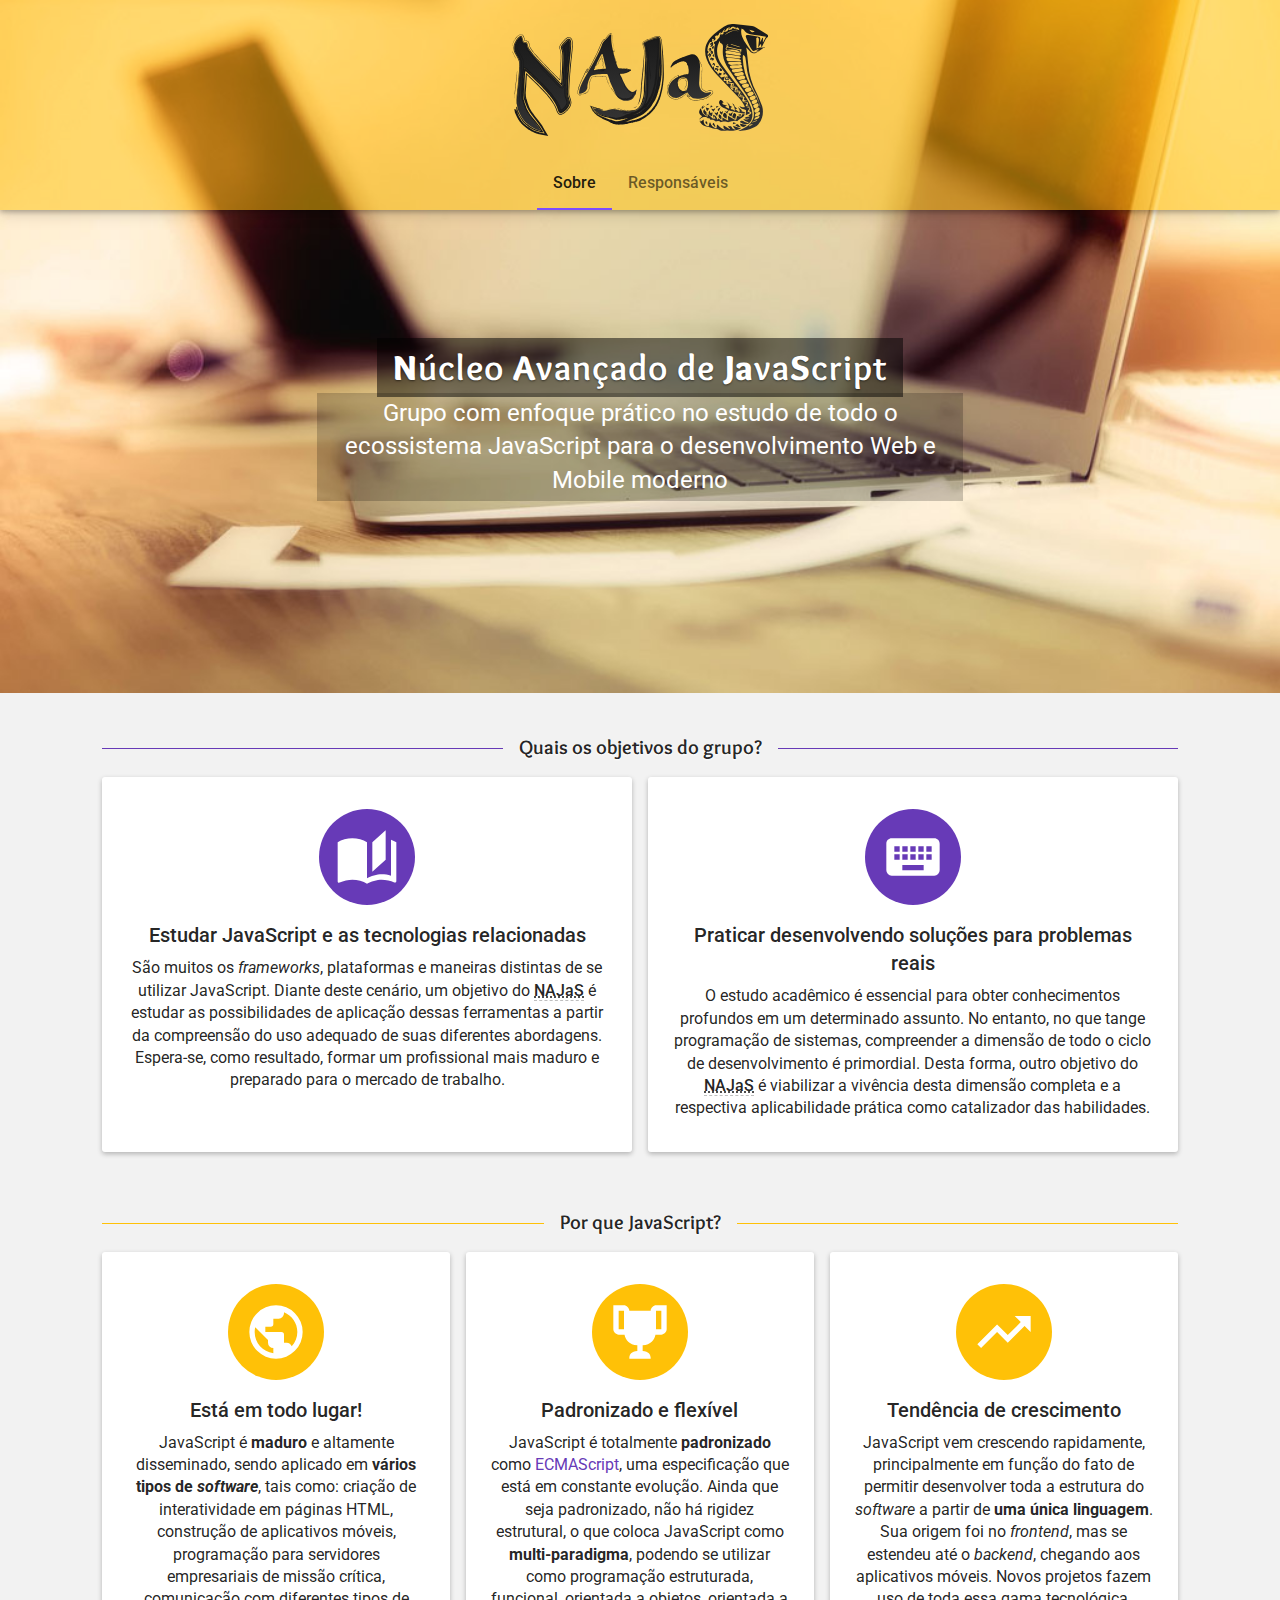
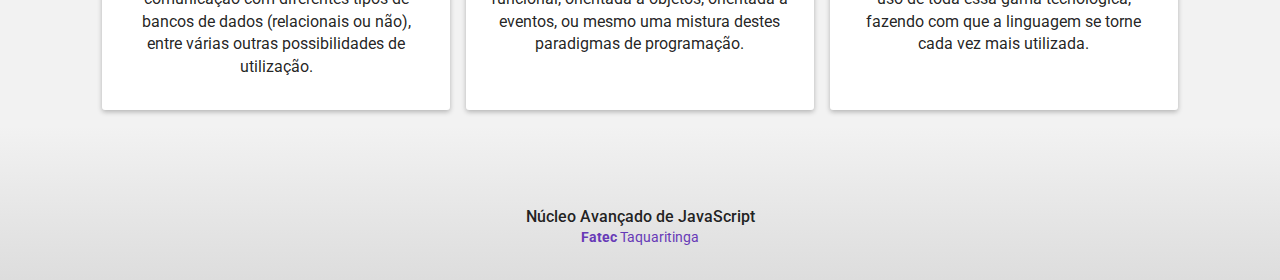
<file: index.html>
<!DOCTYPE html>
<html lang="pt-br">

<head>
  <meta charset="utf-8">
  <meta name="viewport" content="width=device-width">

  <title>Núcleo Avançando de JavaScript - Fatec Taquaritinga</title>
  <link href="css/app-1.1.min.css" rel="stylesheet">

  <link rel="apple-touch-icon" sizes="57x57" href="apple-touch-icon-57x57.png">
  <link rel="apple-touch-icon" sizes="60x60" href="apple-touch-icon-60x60.png">
  <link rel="apple-touch-icon" sizes="72x72" href="apple-touch-icon-72x72.png">
  <link rel="apple-touch-icon" sizes="76x76" href="apple-touch-icon-76x76.png">
  <link rel="apple-touch-icon" sizes="114x114" href="apple-touch-icon-114x114.png">
  <link rel="apple-touch-icon" sizes="120x120" href="apple-touch-icon-120x120.png">
  <link rel="apple-touch-icon" sizes="144x144" href="apple-touch-icon-144x144.png">
  <link rel="apple-touch-icon" sizes="152x152" href="apple-touch-icon-152x152.png">
  <link rel="apple-touch-icon" sizes="180x180" href="apple-touch-icon-180x180.png">
  <link rel="icon" type="image/png" href="favicon-32x32.png" sizes="32x32">
  <link rel="icon" type="image/png" href="favicon-194x194.png" sizes="194x194">
  <link rel="icon" type="image/png" href="favicon-96x96.png" sizes="96x96">
  <link rel="icon" type="image/png" href="android-chrome-192x192.png" sizes="192x192">
  <link rel="icon" type="image/png" href="favicon-16x16.png" sizes="16x16">
  <link rel="manifest" href="manifest.json">
  <link rel="mask-icon" href="safari-pinned-tab.svg" color="#ffc107">
  <meta name="apple-mobile-web-app-title" content="Najas">
  <meta name="application-name" content="Najas">
  <meta name="msapplication-TileColor" content="#ffc107">
  <meta name="msapplication-TileImage" content="/mstile-144x144.png">
  <meta name="theme-color" content="#ffc107">
</head>

<body>
  <header class="header">
    <nav class="topbar floating">
      <div class="container">
        <h1 class="logo">
          <a href="/najas/" class="ripple">
            <svg xmlns="http://www.w3.org/2000/svg" xmlns:xlink="http://www.w3.org/1999/xlink" viewBox="0 0 860.6 375.91"><defs><style>.a{fill:url(#a);}.b{fill:url(#b);}.c{fill:url(#c);}.d{fill:url(#d);}.e{fill:url(#e);}.f{fill:url(#f);}.g{fill:url(#g);}.h{fill:url(#h);}.i{fill:url(#i);}.j{fill:url(#j);}.k{fill:url(#k);}.l{fill:url(#l);}.m{fill:url(#m);}.n{fill:url(#n);}.o{fill:url(#o);}.p{fill:url(#p);}.q{fill:url(#q);}.r{fill:url(#r);}.s{fill:url(#s);}.t{fill:url(#t);}.u{fill:url(#u);}.v{fill:url(#v);}.w{fill:url(#w);}.x{fill:url(#x);}.y{fill:url(#y);}.z{fill:url(#z);}.aa{fill:url(#aa);}.ab{fill:url(#ab);}.ac{fill:url(#ac);}.ad{fill:url(#ad);}.ae{fill:url(#ae);}.af{fill:url(#af);}.ag{fill:url(#ag);}.ah{fill:url(#ah);}.ai{fill:url(#ai);}.aj{fill:url(#aj);}.ak{fill:url(#ak);}.al{fill:url(#al);}.am{fill:url(#am);}.an{fill:url(#an);}.ao{fill:url(#ao);}.ap{fill:url(#ap);}.aq{fill:url(#aq);}.ar{fill:none;}.as{fill:#1a1a1a;fill-rule:evenodd;}.at{fill:url(#ar);}.au{fill:url(#as);}.av{fill:url(#at);}</style><linearGradient id="a" x1="781.31" y1="397.93" x2="781.31" y2="39.08" gradientUnits="userSpaceOnUse"><stop offset="0" stop-color="#333"/><stop offset="1" stop-color="#1a1a1a"/></linearGradient><linearGradient id="b" x1="731.77" y1="369.07" x2="731.77" y2="322.17" xlink:href="#a"/><linearGradient id="c" x1="726.36" y1="397.76" x2="726.36" y2="359.55" xlink:href="#a"/><linearGradient id="d" x1="765.43" y1="340.06" x2="765.43" y2="294.57" xlink:href="#a"/><linearGradient id="e" x1="741.73" y1="356.79" x2="741.73" y2="336.61" xlink:href="#a"/><linearGradient id="f" x1="773.12" y1="357.08" x2="773.12" y2="338.17" xlink:href="#a"/><linearGradient id="g" x1="674.87" y1="347.55" x2="674.87" y2="324.64" xlink:href="#a"/><linearGradient id="h" x1="803.22" y1="384.49" x2="803.22" y2="374.27" xlink:href="#a"/><linearGradient id="i" x1="693.7" y1="348.54" x2="693.7" y2="329.2" xlink:href="#a"/><linearGradient id="j" x1="725.26" y1="358.94" x2="725.26" y2="342.16" xlink:href="#a"/><linearGradient id="k" x1="761.29" y1="349.44" x2="761.29" y2="335.6" xlink:href="#a"/><linearGradient id="l" x1="786.56" y1="385.71" x2="786.56" y2="375.94" xlink:href="#a"/><linearGradient id="m" x1="712.44" y1="347.27" x2="712.44" y2="333.21" xlink:href="#a"/><linearGradient id="n" x1="729.95" y1="343.94" x2="729.95" y2="331" xlink:href="#a"/><linearGradient id="o" x1="683.44" y1="330.64" x2="683.44" y2="319.43" xlink:href="#a"/><linearGradient id="p" x1="702.93" y1="333.2" x2="702.93" y2="322.38" xlink:href="#a"/><linearGradient id="q" x1="704.73" y1="384.6" x2="704.73" y2="370.91" xlink:href="#a"/><linearGradient id="r" x1="668.3" y1="324.34" x2="668.3" y2="311.95" xlink:href="#a"/><linearGradient id="s" x1="679.58" y1="376.96" x2="679.58" y2="365.05" xlink:href="#a"/><linearGradient id="t" x1="722.42" y1="331.85" x2="722.42" y2="318.45" xlink:href="#a"/><linearGradient id="u" x1="698.21" y1="320.41" x2="698.21" y2="311.99" xlink:href="#a"/><linearGradient id="v" x1="773.68" y1="375.71" x2="773.68" y2="369.12" xlink:href="#a"/><linearGradient id="w" x1="789.92" y1="347.76" x2="789.92" y2="341.17" xlink:href="#a"/><linearGradient id="x" x1="715.97" y1="321.18" x2="715.97" y2="314.53" xlink:href="#a"/><linearGradient id="y" x1="684.52" y1="312.91" x2="684.52" y2="306.99" xlink:href="#a"/><linearGradient id="z" x1="720.29" y1="226.77" x2="720.29" y2="99.28" xlink:href="#a"/><linearGradient id="aa" x1="833.55" y1="369.72" x2="833.55" y2="368.02" xlink:href="#a"/><linearGradient id="ab" x1="849.56" y1="363.65" x2="849.56" y2="362.44" xlink:href="#a"/><linearGradient id="ac" x1="696.7" y1="116.37" x2="696.7" y2="99.28" xlink:href="#a"/><linearGradient id="ad" x1="690.03" y1="151.55" x2="690.03" y2="136.98" xlink:href="#a"/><linearGradient id="ae" x1="698.78" y1="162.41" x2="698.78" y2="151.91" xlink:href="#a"/><linearGradient id="af" x1="697.04" y1="140.67" x2="697.04" y2="127.83" xlink:href="#a"/><linearGradient id="ag" x1="714.18" y1="196.78" x2="714.18" y2="186.56" xlink:href="#a"/><linearGradient id="ah" x1="690.93" y1="131.15" x2="690.93" y2="119.52" xlink:href="#a"/><linearGradient id="ai" x1="728.37" y1="196.51" x2="728.37" y2="188.21" xlink:href="#a"/><linearGradient id="aj" x1="748.55" y1="226.77" x2="748.55" y2="215.7" xlink:href="#a"/><linearGradient id="ak" x1="704.26" y1="180.1" x2="704.26" y2="169.73" xlink:href="#a"/><linearGradient id="al" x1="701.22" y1="122.57" x2="701.22" y2="113.38" xlink:href="#a"/><linearGradient id="am" x1="740.53" y1="209.39" x2="740.53" y2="200.94" xlink:href="#a"/><linearGradient id="an" x1="703.31" y1="148.92" x2="703.31" y2="140.56" xlink:href="#a"/><linearGradient id="ao" x1="716.62" y1="184.65" x2="716.62" y2="180.39" xlink:href="#a"/><linearGradient id="ap" x1="770.55" y1="133.2" x2="770.55" y2="118.08" xlink:href="#a"/><linearGradient id="aq" x1="127.78" y1="397.93" x2="127.78" y2="81.06" xlink:href="#a"/><linearGradient id="ar" x1="348.86" y1="296.81" x2="348.86" y2="74.67" xlink:href="#a"/><linearGradient id="as" x1="410.76" y1="358.23" x2="410.76" y2="85.84" xlink:href="#a"/><linearGradient id="at" x1="623.18" y1="289.58" x2="623.18" y2="140.65" xlink:href="#a"/></defs><title>logo</title><path class="a" d="M866.5,314.44a70.61,70.61,0,0,1,2.65,18.45,65.87,65.87,0,0,1-2.92,20A48.55,48.55,0,0,1,853.38,376a52.69,52.69,0,0,1-11.54,8.62c-19.13,11-45.73,12.88-55.63,13.31,8-3.89,15.94-7.11,23-11.29,26.1-15.46,33.93-36.37,27.7-61.29-6.16-24.66-21.4-46.08-36.47-67.6-16.25-23.2-32.71-46.31-48-69.9-8.86-13.62-15.21-28.32-17.32-43.74-1.23-9-.62-18.26-0.11-27.37,0.34-6-.29-10.85-8-14-2-.81-2-4.69-3.16-7.83-2.12,5.49-4.81,10.93-6.29,16.58-6.09,23.12.05,44.93,14.12,64.85,19.76,28,41.13,55.23,61.9,82.74,13.62,18,26.92,36.2,34.61,56.59,5.26,13.94,8.08,28.07,3.47,42.57-0.85,2.68-1.82,5.54-3.75,7.74-3,3.44-6.42,8.46-10.55,9.13A33,33,0,0,1,792.56,369c-0.63-.47.51-3.87,1.57-4.17,4-1.12,7.88-1.36,11.56,1.79,2.54,2.18,6.73,3.32,10.44,4.32,1.6,0.43,3.85-.67,5.86-1.63-7.5-2.38-14.92-4.36-19.11-11.22,7.86,2,14.65,1.69,21.32-1.79-4.06.26-7.73,0.83-11.3,0.57-1.83-.13-3.49-1.73-5.23-2.67,1.58-1,3-2.48,4.79-2.93,3.63-.91,7.47-1.26,13.07-2.12l-5.18-2c3.32-2.76,7.67-5,9.37-8.12,2.59-4.8-3.68-5.8-6.73-7.1,1.12-4.26,3.61-8.35,2.53-11.7-0.61-1.88-7.08-2.53-10.91-3.73L814,317.62l10.44,4.1-6.83,10.71,9.7,5.24-15.89,7.75c0.37-5.55.77-10.2,1-14.85,0.12-2.8-1.37-4.23-5.18-4.92-7.42-1.34-13.66-4.29-17.14-11.58,6.65,2.65,11.48,6.2,18.59,3.94-5.3-12.41-13.11-23.48-22.64-33.62-22.79-24.24-46.27-48.06-69.17-72.23-15.72-16.6-29-34.38-36.54-54.55-12-32.14-3.19-60.61,25.27-85,10-8.61,21.16-16.42,32.22-24.2a50.91,50.91,0,0,1,34.53-9.06c20.19,1.83,40.36,3.89,60.43,6.39,4.53,0.56,9,2.9,12.85,5.18,12.37,7.41,24.32,15.27,36.63,22.75,6.87,4.17,7,5.71,1,10.68a23.77,23.77,0,0,0-5.73,7.28c-4.22,8.11-8.05,16.34-12,24.53l-1.88-.34-0.92-10.16-8.92,11.86-0.81-.36c0.86-7.08,1.83-14.15,2.52-21.24a22.87,22.87,0,0,0-.38-8.31c-0.42-1.49-2.72-2.63-4.17-3.93-1.45,1.16-4.16,2.33-4.15,3.48,0.07,11,.6,22.05,1,33.84,5.31-1.34,8.66-2.65,12.14-2.94s7.33,0.38,12,.7a1.54,1.54,0,1,0-.25-0.36c-8.8,6-17.17,12.56-26.62,17.85-5.56,3.12-15.29-.17-19.09-4.88a95.34,95.34,0,0,0-12.88-13.79c0.44,2.77,1,5.54,1.31,8.32,1.82,16.14,3.93,32.27,5.3,48.44a247.71,247.71,0,0,0,28.2,96.54C855.35,284.88,860.33,299.78,866.5,314.44ZM744.8,206.92L745,207c-7.22-9.65-14.7-19.18-21.62-29-15.26-21.58-22.3-44.45-15.46-69.35,0.25-.92,0-2.77-0.41-2.85-4.78-.94-3.1-4.45-2.28-5.78,1.08-1.75,4.43-2.6,6.78-3.86,0.89-.48,2.23-0.91,2.49-1.57,2.55-6.44,12.41-10.35,10-18.66-0.23-.8,3.57-2.4,5.58-3.54a5.33,5.33,0,0,1,1.88.44L729.28,76l0.62,0.42L737,71c0-2.18-.65-4,0.18-5.1,0.61-.83,3.25-1.25,4.76-1,4.3,0.72,9.06-1.92,9.85-5.57,0.22-1,1.57-1.92,2.4-2.88l2.36,3c2.86-2.27,9.75-.59,9.61-6.28,1.65,0.05,4.15-.43,4.8.25,4.76,4.93,12.35,2.87,19,6.37-0.53-5.36-2.64-8-7.43-9.24-2.81,5-4.9,5.09-9.81.38l6.66,0.64,0.31-1.32c-1.84-.36-3.66-0.76-5.51-1.07-5-.84-9.7-1.62-12.89,3.37-1,1.5-5.17,1.66-7.89,2.44l-0.59-1.42L759.24,51l-0.92-1.17c-4.7,1.82-10.77,1.57-12.22,7.84-0.51,2.22-4.71,3.91-7.23,5.85l-1.56-1.34,5.3-4.58-1.28-1c-2.42,2.22-6.64,4.32-6.89,6.68-0.52,5-5,5.31-7.93,7.53L725.37,70l4.32-4.73c-7,3.63-6.75,3.7-8.66,9-0.58,1.61-4.24,4.12-4.87,3.85-5.53-2.42-5.88,2.15-8.65,3.4C712.84,87.1,710.69,94.35,702,95l3.39-4.18-6.57-2.44c0,2.19-.33,3.92.18,5.47,1.3,4-1.77,6.6-7.16,5.72-6,8.44-8.33,17.75-9,27.27-0.14,1.94,4,4,4,6s-4.05,4.19-3.76,6a122.54,122.54,0,0,0,5.35,22.76c2.36,6.55,6.34,12.71,9.73,19a33,33,0,0,0,3.13,4.12l1.22-.57-0.79-3,1.78-.32a45.86,45.86,0,0,1,1.89,5.36c0.46,2-.3,4.53.93,6.08,2.61,3.26,6.17,6,9.62,9.28l2,6.23,1.55-.1L722,202.8l8.73,1.54L729,211.26l-6.25.67,6.47,6.32,12.53-2.59L737,228.34l2,2.13,8.07-1c-0.48,10-.43,10.41,7.92,9.66,6.52-.58,7.73,1.28,6,5.7-2.67,7,.82,12,7.49,16.16,5.63-6.66-4-5.36-7.35-8.62L776.26,254c-0.67,3.14-1.07,5.87-1.88,8.53-1.25,4.1.88,5.81,5.78,5.91,2.93,0.06,5.85.21,8.9,0.33-4.26,14.65-4.26,14.65,13.67,16.87-0.85,4.27-4,9.69-1.91,12.49,2.3,3,9.56,3.62,15.32,5.49L811,314.28l12.34,1.92,0.38-1.48-7.09-2.33c0.63-1.53,1.14-2.77,1.66-4,2.29-5.48.4-7.88-6.63-8.71-2.78-.33-5.5-0.94-8.25-1.43l0.21-.91,10.42,0.09,1.07-1.52c-9.52.11-10.95-3.13-8.2-9.22,1.49-3.29-1.92-4.19-5.87-4.16-13,.1-14-1.38-8.71-11.05a6.76,6.76,0,0,1,.55-0.88c3.12-4.05.67-4.7-4-4.56-3.9.12-7.83-.3-12.75-0.53l4.26-10.89c0.36,3.93-.42,7.32,1.27,9.42,1,1.23,5.91.41,9.06,0.51l0.05-1.44L783.15,262c0.23-1.22.36-2.18,0.6-3.13,1.42-5.6,0-7.16-7-7.42a31.47,31.47,0,0,1-4.87-.18c-2.61-.52-7.22-1.21-7.31-2.08-0.3-3.07,1-6.25,1.63-9.39l2.08,0.28-1.78,8.56,11.64,0.61,0.18-1.56-8.08-1.06a19.86,19.86,0,0,1,.4-2.61c1.87-6.26,1.2-6.86-7-7.15-4-.14-8-0.69-12.75-1.13l2.7-6.64c1.89,6.59,7.76,4.14,11.92,4.76l0.78-1.25-4.63-2c-1.44-3.2-1.71-6.22-3.71-7.56s-5.74-1-8.73-1.39C751.52,213,751.51,213,744.8,206.92ZM868.87,100.18l1,0.2,9.71-18.33c-2.87-.56-6.39-1.37-10-1.91-9.14-1.38-18.3-2.66-27.46-3.94-14.33-2-28.13-4.52-35.94-16.12-1.54-2.28-5.28-3.59-8.38-5.59-2.76,7.87-2.14,17.64,1.69,27.06,7.26,17.89,19.91,33.59,31.63,49.63,1.14,1.55,4.07,2.66,6.44,3.15,9.18,1.89,13.6-4.14,19-8.37l-10.27,5.38-0.52-.56,10-7.92a74.19,74.19,0,0,0-15.18,5.76c-3.13,1.53-5.45,1.07-7.08-1.39-3.14-4.76-6.69-9.41-9-14.41a274.69,274.69,0,0,1-12.27-29.19c-2-5.84,1.14-8.2,8.53-7.26,11.24,1.43,22.33,3.55,33.51,5.28,5.07,0.78,6.47,3.33,6.08,7.12-0.32,3.11-.34,6.25-0.49,9.37l1.27,0.22,6.1-12.91,2.23,0.49Zm-8.8,217.62c-0.19-2.1.06-4.3-.65-6.27-4.28-11.91-7.4-24.25-13.49-35.54-16.28-30.22-28.7-61.11-31.66-94.22-0.87-9.79-2.43-19.54-3.89-29.29-0.54-3.59-2-6.95-8-9.2-0.41,3.93-1.16,7.23-1,10.51,1.2,34.16,10.89,66.74,28.43,97.75C841.89,273,854.49,294.19,860.06,317.8ZM791.86,145.1c0.92-.85,2.8-1.82,3.16-3.07,0.89-3.07-1.24-5-4.92-5.71-13.49-2.44-27-4.79-40.51-7.17-4.14-.73-5.62,1.16-5.83,4-0.28,3.85,2.36,5.47,6.88,6.08,11.83,1.61,23.62,3.45,35.43,5.18C787.66,144.68,789.28,144.81,791.86,145.1Zm-39.57,7.65c-4.6,0-5.74,1.86-4.9,5.12,1.11,4.33,4.47,6.4,9.86,6.52,10.78,0.23,21.57.41,32.35,0.71,3.25,0.09,6.3-.49,5.82-3.44-0.29-1.76-2.62-4.44-4.46-4.68C778.13,155.26,765.19,154.09,752.28,152.75Zm-7.67-7.2c0.07,3.31,2.57,4.93,6.81,5.36,12.5,1.27,25,2.74,37.5,3.78,1.85,0.15,4-1.63,6-2.52-1.36-1.73-2.39-4.68-4.14-5-13.49-2.34-27.11-4.2-40.71-6.11C746.11,140.51,744.31,142.1,744.62,145.55Zm32.87,32.25,0-.51-7.28.46c-2.43.14-5-.07-7.25,0.51-1.81.46-4.37,1.7-4.65,2.89-1,4,4.55,8.41,9.66,7.92,8.66-.84,17.29-1.93,26-2.79,3.82-.38,5.28-2,5-5-0.29-3.14-2.07-4.79-6.23-4.48C787.61,177.2,782.55,177.47,777.49,177.79Zm6.76-2.83,0.08,0.84,5.46-.35c3.39-.23,7.21.16,7.22-4.11s-3.38-4.64-7.33-4.68c-10.13-.11-20.27-0.33-30.4-0.29-6.63,0-8.56,2.59-4.86,7,1.38,1.62,4.88,2.91,7.42,2.9C769.31,176.18,776.78,175.43,784.25,175Zm-29.67-69.14c-5.54.19-8.1,3.59-7.3,8.19a4.81,4.81,0,0,1-1.09,3.74c-3.94,4.44-2.45,8.36,4.06,9.56,13.06,2.42,26.19,4.62,39.24,7.1,4.55,0.86,6.63-.5,7-4,0.26-2.79.27-5.59,0.35-7.35-2.15.28-5.4,1.49-8.05,0.92-11.76-2.52-23.37-5.48-35-8.41-4.87-1.23-5.77-4.8-2.17-7.78C752.35,107.18,753.26,106.69,754.58,105.81ZM773,201.66c7.95-1.17,15.12-2.25,22.31-3.28,3.7-.53,6.72-1.34,6-5.24s-3.09-5.82-8.22-5.16c-7.21.93-14.46,1.62-21.63,2.7-2.79.42-7.61-.1-6.28,4.1C766.25,198.19,767.89,201.8,773,201.66Zm10.26,12.45c5.25-1,11.39-2,17.48-3.3,4-.83,4.81-3.18,3.71-6.1-1-2.72-2.1-5.51-6.82-4.82-7,1-14,1.92-20.88,3.28-1.65.32-3.84,2.12-4,3.4C772.18,210.44,777.59,214.39,783.27,214.11Zm18.7-1.83c-4.92.91-9.72,1.62-14.38,2.71-3.15.74-7.2,1.18-6.42,5.18,0.75,3.84,5.32,7.06,9.74,6.48,4.78-.64,9.47-1.73,14.18-2.69,4.38-.9,5.11-3.38,4-6.45C808,214.61,806.68,211.83,802,212.28ZM801.06,240a96.45,96.45,0,0,0,11-2.93c1.56-.59,3.2-2.71,3.17-4.1-0.1-5.76-4.85-8.41-11.88-7a67.84,67.84,0,0,0-7.09,1.52c-3.09,1-7.21,1.42-6.35,5.38S795.7,240.33,801.06,240Zm29.65,19.77c-0.59-4.43-4.82-8.75-8.24-8.43-6.62.62-14.69,5.09-14.43,8,0.36,4,5.4,9,8.73,8.78C823.49,267.55,831.14,263,830.71,259.72Zm-22.53-5.51c4.25-1.6,8.57-3,12.6-4.86a3.82,3.82,0,0,0,1.68-3.36c-0.56-5.79-5.19-8.24-12.12-6.61-2.14.5-4.26,1.08-6.37,1.66-3,.83-6.19,1.77-4.67,5.06C800.86,249.55,802.67,253,808.17,254.21Zm30.15,19c-0.27-4.55-3.78-8.29-7.53-8-6,.44-14.17,5-14.07,7.91,0.14,3.82,4.91,8.76,8.2,8.5C830.44,281.24,838.5,276.19,838.33,273.26Zm6.71,13c-0.69-7.48-4.3-9.15-12.26-5.64a38.12,38.12,0,0,0-5.69,2.79,5.87,5.87,0,0,0-2.53,3.11c-0.66,3.07,4.09,8.64,7,8.59C837.15,295,845.34,289.62,845,286.25Zm-5.17,45.52c1.69,1.69,3.2,4.7,5.09,4.85,8.61,0.68,16.21-9.4,12-15.53a4.54,4.54,0,0,0-3.11-1.71C847.89,319.46,840.42,326.36,839.86,331.77Zm14.84-20.49c-1.61-2,.42-7.15-6.36-5.74-3.24.67-6.25,2.41-9.06,4-3.79,2.16-2.84,5.27-1.34,8,0.88,1.6,2.54,3.71,4.31,4.06C847.26,322.59,855.19,316,854.69,311.28Zm-4.54-12.52c-0.72-6.24-3.83-7.65-10.48-4.73a40.49,40.49,0,0,0-5.77,2.72,5.19,5.19,0,0,0-2.4,3.08c-0.44,3.86,3,8,6.14,7.8C843.34,307.35,850.55,302.24,850.15,298.77Zm7.28,34.46c-4.8,2.47-10,4.16-13.27,7.19-2.14,2-1.51,5.88-2.12,8.93,2.88-.4,5.95-0.44,8.58-1.32a17.05,17.05,0,0,0,6.19-3.88C860,341,860.53,337.51,857.43,333.23Zm0.16,14-13.41,5.58a4,4,0,0,0-1.59.68c-1.11,2-2.06,4.15-3.45,7C852.08,358.39,858.48,353.47,857.58,347.22ZM740,76.54c7.71-4.37,14.57-9,22.25-12.42,8.25-3.7,17.37-2.16,26.18-.33C772.74,56.66,755.76,61.19,740,76.54Zm83.56-17.91c8.31,9.89,10.56,10.51,18.21,5.16Zm-32.91,58.47,0.7-1.42-29.51-9.32-0.6,1.21Zm44.59,259.18c-8.12-1.57-10.86,2.17-13.12,6.55ZM850,363.65l-0.83-1.21L833.05,368l1,1.7Zm-54.84-85.24,1.78-6.5-1.27-.27-3.44,8.94,10.18-.64-0.06-.76Z" transform="translate(-26.97 -39.08)"/><path class="b" d="M782.42,365.2c-9.88-3-19.59.52-30.18,3.87-5.35-3.2-19.35-3.52-24.58,0-4.58-5.18-10.28-6-16.88-2.36-5.3-5.46-10.83-7.08-17.81-5.21-0.55-5.26-3-6.71-9.13-6.17-2.19-1.74-3.77-4.11-5.57-4.21-8.55-.48-16.25,1.22-20.79,8.13L656,358l9.11-8.93c-11.75-9.29-12.75-13.75-4.92-26.9,2,5.1,3.86,9.24,5.23,13.49,1.64,5.1,8.74,11.28,17.93,14.64l0.14-9.69,20,18.51-1.41-15.51c12,2.66,11.49,11.3,15.57,17.62l1-5.66L733,364.64,733,353,752.8,364l-1.53-16.86c2.39,1.44,3.48,2.15,4.63,2.79,5.78,3.24,11.3,6.86,17.43,9.59,5.16,2.3,6.57,1.25,7.27-3.49,0.4-2.67,1.15-5.32,1.79-8.18,3.63,0.64,6.34,1.28,9.11,1.58,3.6,0.39,6.41.58,6.71-3.92,0.32-4.84,5.56-3.34,10.21-3.46-2.3,7.11-8.45,10.77-14.52,14.59C790.08,359,786.76,361.92,782.42,365.2Zm-76.67-16.41c-3,7.17-2.83,7.5,4.33,8.77Z" transform="translate(-26.97 -39.08)"/><path class="c" d="M737.47,379.78l20.68,12.88,1.27-1.09-8.27-9.34c3.41,0.11,5,.45,6.47.15,4.08-.86,5.78.51,7.1,3.53,2.06,4.69,5.54,8.34,13.49,7.51-2.38-2.2-4.74-3.9-6.33-6s-2.23-4.37-3.22-6.42l27,8.55a13,13,0,0,1-3.55,2c-13,3.62-25.61,8.43-40.24,5.13-4.93-1.11-10.84.87-16.29,0.78-3.94-.07-8.87-0.28-11.55-2.12-5.69-3.91-11.82-4.62-18.83-5-4.15-.22-8.12-2.5-12.17-3.85a60.93,60.93,0,0,0-5.9-1.93c-11-2.46-21.94-4.51-27.28-14.37-3.18-5.88-4-5.59-.88-8.31l0.24,2.62,0.21,2.35,11.17-7.3c-0.94,11.75,1.88,20.59,16.55,23.13L690,370.34l2.47-.29c3.34,9.16,8.17,17.16,20.89,19.28l1.64-11.9,1.93-.18c7.9,7.47,15.56,15.21,28.43,17.84C738.86,391.23,734.24,386.94,737.47,379.78Z" transform="translate(-26.97 -39.08)"/><path class="d" d="M754.61,328.89L749,339.95l-8.75-8.57,7.12,1.83,5.33-4.54c-3.54-2-7.15-3.77-10.66-5.65-7.65-3.59-16.65-8.51-19.65-17.36-2-3.93,2-12.78,7-10.81,3,1,6,4.92,9,7.87-2,0-5,0-5,1-2,8.85,11,5.9,16,10.82-3-1-5,2-7,2,2,1,4,3,6.44,3.38l6.73,3.74a30.63,30.63,0,0,0-.24-6.93,27,27,0,0,0-1.71-6.16c-1.22-4.84-5.22-6.8-7.23-10.74a16.42,16.42,0,0,1,5.43,4.9l5.37,4.94c-1.76,1.86-.7,3.32,9.38,8l-5.55,2.17c0.28,3.62,1.18,6.16,7.06,6.06,1.91,0,3.88,2.92,6.77,5.29,1.38-10.1-4.33-17.75-8.81-25.74,2.62,2.9,7.62,3.68,7.7,8.94,0,3.07,6.06,6.06,9.41,9.1l-7.56,1.16,12.86,10.14c4.42-2.94,4-5.33-3.2-17.52l13,11.2c-0.19.8-1.27,3.42-.78,3.63a100.9,100.9,0,0,0,10.91,3.32c1.63,3.47-.07,5.57-6.16,4.39-14.4-2.77-28.61-6.14-42.89-9.3C758,330.14,756.73,329.59,754.61,328.89Z" transform="translate(-26.97 -39.08)"/><path class="e" d="M740.17,336.61c10.74,4.84,8.15,12.54,6.86,20.18C734.74,351.11,731.28,344.57,740.17,336.61Z" transform="translate(-26.97 -39.08)"/><path class="f" d="M772.31,338.17c5.38,2.73,9.63,5.18,6.11,10.9-1.43,2.33-1.19,5.31-1.71,8C765.27,355.26,763,351,772.31,338.17Z" transform="translate(-26.97 -39.08)"/><path class="g" d="M680.8,347.55c-12.38-7.22-15.05-14.39-8.1-22.9,0.69,2.18.88,4.07,1.9,5.6,0.86,1.29,2.69,2.17,5,3.89Z" transform="translate(-26.97 -39.08)"/><path class="h" d="M791.94,374.27l22.56,3.94c-3.45,3.57-6.71,6.84-12.7,6.19A11.44,11.44,0,0,1,791.94,374.27Z" transform="translate(-26.97 -39.08)"/><path class="i" d="M698.28,348.54c-11.2-3.74-14.11-10.6-8.06-19.34l2.54,8.77,7.51-1.74Z" transform="translate(-26.97 -39.08)"/><path class="j" d="M721.94,342.16c9.57,3.83,8.75,10.26,7.45,16.78C721.93,357.42,717.92,348.43,721.94,342.16Z" transform="translate(-26.97 -39.08)"/><path class="k" d="M755,338.2c6.61,5.24,8.34-.85,13.08-2.6l-4.57,13.84C755.84,347.65,753.19,344.34,755,338.2Z" transform="translate(-26.97 -39.08)"/><path class="l" d="M776.35,378.82c6.69-4,8-3.89,12.51.64a34.88,34.88,0,0,0,3.62,3.25c1.28,1,2.76,1.79,4.3,2.78A24.44,24.44,0,0,1,776.35,378.82Z" transform="translate(-26.97 -39.08)"/><path class="m" d="M713.87,347.27l-7.59-10.48,1.66-1,5.82,2.67,1.93-5.27c6.77,4.59-.51,9,0.68,13.22Z" transform="translate(-26.97 -39.08)"/><path class="n" d="M724.89,331l5.22,4.36,4.42-3.4,1.06,0.3-3.71,11.68C725.28,340.27,723.15,336.42,724.89,331Z" transform="translate(-26.97 -39.08)"/><path class="o" d="M681,330.63c-0.68-1.77-1.37-3.54-2.08-5.43-0.53-1.85-.53-3.82-1.53-5.78,4,2,8,2,12,3-2,2.95-5,4.92-6.69,8.26H681Z" transform="translate(-26.97 -39.08)"/><path class="p" d="M698,323.42c4.4,3.88,7.4-1,11.4-1-1,3.93-5,6.88-6,10.81-3-2-5-5.9-7-8.75Z" transform="translate(-26.97 -39.08)"/><path class="q" d="M707.94,384.6a107.22,107.22,0,0,1-8.36-8.92c-0.37-.48,2.27-2.45,4.52-4.76l5.82,12.56Z" transform="translate(-26.97 -39.08)"/><path class="r" d="M671.4,312c-3,1.57-3,4.52-5,6.49,3,0,4-2.95,7-3.93,0,4.92-6,5.9-8,9.83-2-2-3-3.93-1.64-6.05C664.49,316.36,666.83,314.36,671.4,312Z" transform="translate(-26.97 -39.08)"/><path class="s" d="M683.11,377c-7.45-4.81-8.41-7.17-5.65-11.91C685,367,681.54,372.17,683.11,377Z" transform="translate(-26.97 -39.08)"/><path class="t" d="M720.79,331.85c-8.35-6.52.65-9.47,6.65-13.4a11.53,11.53,0,0,0-3.49,6.52C722.92,327.12,721.92,329.3,720.79,331.85Z" transform="translate(-26.97 -39.08)"/><path class="u" d="M703.13,314c-2.69,1.54-6.69,3.51-9.69,6.46,0-2.95-1-5.9,2.25-8.42C696.6,315,698.85,316.13,703.13,314Z" transform="translate(-26.97 -39.08)"/><path class="v" d="M769.71,369.12l9.78,2.86-11.63,3.74Z" transform="translate(-26.97 -39.08)"/><path class="w" d="M794.92,341.17l-0.36,6.59-9.63-3.36Z" transform="translate(-26.97 -39.08)"/><path class="x" d="M713.37,321.18c-1-2.17-1.57-3.63-2.07-4.94,3.17-.54,5.93-1.05,9.34-1.72C718.43,316.58,716.24,318.58,713.37,321.18Z" transform="translate(-26.97 -39.08)"/><path class="y" d="M689.25,307.48c-3.25,1.76-6.34,3.52-9.46,5.42a6.34,6.34,0,0,1,3-5.1A8.21,8.21,0,0,1,689.25,307.48Z" transform="translate(-26.97 -39.08)"/><path class="z" d="M692.85,116.37c9.26-4.72,11.73-8.36,6.67-17.09l-8.22,7.95,1.2,1.07,6.23-1.58c-1.59,2.28-2.5,3.47-3.27,4.73S694.12,114,692.85,116.37Zm-4.07,35.18c7.59-6.27,9.11-9.07.64-14.57l-4.51,7.67,1.5,0.6,5-2.53Zm8.07,9.12-1.11-4.56,1.91-.49,3.42,6.79L704.8,156l-9.55-4.06C693.78,155.49,689.71,158.65,696.85,160.67Zm-1.24-20c7.61-3.8,7.75-5.58,1.45-12.84L692.51,134l5.14,0.45Zm24.1,49.57-10.21-3.69-0.85,7.29,4.29-3.6,3,6.53,1.4-.08Zm-30.55-59.09c7.69-5.29,8.42-7.84,4.08-11.63L686,123.69l5.68,1.16Zm38.26,57.06-2.74.27c0,2.23-1.1,5.14.24,6.53a4.76,4.76,0,0,0,7.57-.86Zm14,37.52,14.05,1,0.18-1.39L744.93,224l2.11-8-1.6-.31Zm-39.29-56-2.25,7,5.58-3.64,0.64,7C711,175,708.2,172.3,702.15,169.73Zm2.41-56.34c-8.17,2.75-8.54,4-2.74,9.19ZM704,140.56c-5.12,5.52-4.88,6.29,2.22,8.36Zm17.66,42.15-9.46-2.32-0.52,1.35C716.72,185.29,718.77,185.55,721.61,182.71Z" transform="translate(-26.97 -39.08)"/><path class="aa" d="M834,369.72l-1-1.7" transform="translate(-26.97 -39.08)"/><path class="ab" d="M849.14,362.44l0.83,1.21" transform="translate(-26.97 -39.08)"/><path class="ac" d="M692.85,116.37c1.27-2.42,1.86-3.7,2.61-4.92s1.68-2.45,3.27-4.73l-6.23,1.58-1.2-1.07,8.22-7.95C704.59,108,702.12,111.64,692.85,116.37Z" transform="translate(-26.97 -39.08)"/><path class="ad" d="M688.78,151.55l2.64-8.84-5,2.53-1.5-.6,4.51-7.67C697.89,142.48,696.37,145.28,688.78,151.55Z" transform="translate(-26.97 -39.08)"/><path class="ae" d="M696.85,160.67c-7.14-2-3.07-5.18-1.59-8.76L704.8,156l-3.73,6.44-3.42-6.79-1.91.49Z" transform="translate(-26.97 -39.08)"/><path class="af" d="M695.61,140.67l2-6.24-5.14-.45,4.54-6.15C703.36,135.1,703.22,136.87,695.61,140.67Z" transform="translate(-26.97 -39.08)"/><path class="ag" d="M719.71,190.24l-2.31,6.45-1.4.08-3-6.53-4.29,3.6,0.85-7.29Z" transform="translate(-26.97 -39.08)"/><path class="ah" d="M689.16,131.15l2.47-6.3L686,123.69l7.28-4.17C697.58,123.31,696.85,125.86,689.16,131.15Z" transform="translate(-26.97 -39.08)"/><path class="ai" d="M727.42,188.21l5.07,5.95a4.76,4.76,0,0,1-7.57.86c-1.34-1.39-.25-4.3-0.24-6.53Z" transform="translate(-26.97 -39.08)"/><path class="aj" d="M741.44,225.73l4-10L747,216l-2.11,8,10.74,1.4-0.18,1.39Z" transform="translate(-26.97 -39.08)"/><path class="ak" d="M702.15,169.73c6,2.57,8.87,5.24,4,10.37l-0.64-7-5.58,3.64Z" transform="translate(-26.97 -39.08)"/><path class="al" d="M704.56,113.38l-2.74,9.19C696,117.38,696.39,116.14,704.56,113.38Z" transform="translate(-26.97 -39.08)"/><path class="am" d="M744.8,206.92l-7.49,2.47L736.07,208l2.17-7.11L745,207Z" transform="translate(-26.97 -39.08)"/><path class="an" d="M704,140.56l2.22,8.36C699.08,146.85,698.84,146.08,704,140.56Z" transform="translate(-26.97 -39.08)"/><path class="ao" d="M721.61,182.71c-2.84,2.84-4.89,2.58-10-1l0.52-1.35Z" transform="translate(-26.97 -39.08)"/><path class="ap" d="M792.45,133.2c-9.58-7.63-21.22-9.31-33.86-8.15-2,.18-4.05.3-6.09,0.39-3,.13-6.1.22-6-3.2s3.27-4.71,6.77-3.94q19.07,4.2,37.89,9.12c1.55,0.41,2.25,2.89,3.34,4.42Z" transform="translate(-26.97 -39.08)"/><path class="aq" d="M44.58,315.57a42.68,42.68,0,0,1-1.25-11.31c0-3.94.19-7.93,0.11-11.63s0.18-7.37.47-11.07a110.39,110.39,0,0,1,1.42-11.16c0.39-3.69.8-7.41,1.19-11.1s0.78-7.37,1.15-11c2.57-26.53,5.51-56.21,5.88-67,0.37-12.59.73-13.94-4.78-26.53-2.57-5.85-9.92-16.64-12.13-22.93-4-12.14-2.57-22.48,4.78-34.63,7.72-13,13.23-16.19,16.17-16.19,1.47,0,2.57,4,4.78,14.39,1.47,5.85,3.31,6.74,4.78,6.74a40.33,40.33,0,0,1,7.35.45c3.31,0,4,12.59,5.51,15.74,7.35,17.09,30.87,40.47,42.63,53.06,23.52,25.18,49.61,51.26,69.82,73.75,1.84,1.8,2.57,1.8,2.94-3.15,1.84-15.74,5.14-72.85,5.14-94,0-16.19-2.57-24.73-4.78-29.23-0.73-1.35-.37-4.5,9.55-15.29,6.61-7.19,10.66-10.79,11.76-10.79,2.94,0,3.67,4.5,4,12.14,0,4.95-.37,19.34-2.94,42.27-4.78,43.62-7.72,91.28-8.45,112.42-0.37,9.89,0,18.89,1.47,22.93,5.14,14.39,5.51,18.44,5.51,20.69,0,11.69-18.74,31-27.19,31-1.47,0-2.94-3.15-4.78-9-3.31-11.69-12.49-31-41.52-63.4-19.11-21.58-49.61-49-69.45-70.6-3.31-3.6-5.51-3.15-6.25,1.35C64.94,207.87,63.1,239.8,62,256c-0.31,4.57-.47,9-0.5,13.12s0.1,8.18.39,12a73.32,73.32,0,0,0,1.89,11.3c1.14,3.91,2.5,8.09,3.91,12.4s3,8.76,4.79,13.32a72.62,72.62,0,0,0,4.34,10c1.66,3.21,3.5,6.32,5.38,9.37,1.73,2.71,3.51,5.35,5.3,8s3.8,5.29,5.86,8.08c11.26,14.94,22.26,28.4,31.26,44.31-21-3.67-39-17.13-55.74-32.26-2.18-2.74-4.14-5.59-6.06-8.5s-3.65-5.77-5.46-8.63c-2.45-4.33-4.57-8.64-6.43-12.83s-3.42-8.16-4.64-11.71C45.61,321.27,45.06,318.48,44.58,315.57Z" transform="translate(-26.97 -39.08)"/><path class="ar" d="M44.58,315.57a42.68,42.68,0,0,1-1.25-11.31c0-3.94.19-7.93,0.11-11.63s0.18-7.37.47-11.07a110.39,110.39,0,0,1,1.42-11.16c0.39-3.69.8-7.41,1.19-11.1s0.78-7.37,1.15-11c2.57-26.53,5.51-56.21,5.88-67,0.37-12.59.73-13.94-4.78-26.53-2.57-5.85-9.92-16.64-12.13-22.93-4-12.14-2.57-22.48,4.78-34.63,7.72-13,13.23-16.19,16.17-16.19,1.47,0,2.57,4,4.78,14.39,1.47,5.85,3.31,6.74,4.78,6.74a40.33,40.33,0,0,1,7.35.45c3.31,0,4,12.59,5.51,15.74,7.35,17.09,30.87,40.47,42.63,53.06,23.52,25.18,49.61,51.26,69.82,73.75,1.84,1.8,2.57,1.8,2.94-3.15,1.84-15.74,5.14-72.85,5.14-94,0-16.19-2.57-24.73-4.78-29.23-0.73-1.35-.37-4.5,9.55-15.29,6.61-7.19,10.66-10.79,11.76-10.79,2.94,0,3.67,4.5,4,12.14,0,4.95-.37,19.34-2.94,42.27-4.78,43.62-7.72,91.28-8.45,112.42-0.37,9.89,0,18.89,1.47,22.93,5.14,14.39,5.51,18.44,5.51,20.69,0,11.69-18.74,31-27.19,31-1.47,0-2.94-3.15-4.78-9-3.31-11.69-12.49-31-41.52-63.4-19.11-21.58-49.61-49-69.45-70.6-3.31-3.6-5.51-3.15-6.25,1.35C64.94,207.87,63.1,239.8,62,256c-0.31,4.57-.47,9-0.5,13.12s0.1,8.18.39,12a73.32,73.32,0,0,0,1.89,11.3c1.14,3.91,2.5,8.09,3.91,12.4s3,8.76,4.79,13.32a72.62,72.62,0,0,0,4.34,10c1.66,3.21,3.5,6.32,5.38,9.37,1.73,2.71,3.51,5.35,5.3,8s3.8,5.29,5.86,8.08c11.26,14.94,22.26,28.4,31.26,44.31-21-3.67-39-17.13-55.74-32.26-2.18-2.74-4.14-5.59-6.06-8.5s-3.65-5.77-5.46-8.63c-2.45-4.33-4.57-8.64-6.43-12.83s-3.42-8.16-4.64-11.71C45.61,321.27,45.06,318.48,44.58,315.57Z" transform="translate(-26.97 -39.08)"/><path class="as" d="M62.46,231.48a10.36,10.36,0,0,1,.11-2.4C62.83,229.27,62.69,230.7,62.46,231.48Z" transform="translate(-26.97 -39.08)"/><path class="as" d="M61.54,227.17L61.37,229l-0.36,0a2.58,2.58,0,0,0,0-1.21C61.12,226.92,61.36,227.26,61.54,227.17Z" transform="translate(-26.97 -39.08)"/><path class="as" d="M28,113.07a10.91,10.91,0,0,1,.41-2.84A6.74,6.74,0,0,1,28,113.07Z" transform="translate(-26.97 -39.08)"/><path class="as" d="M29.46,134.26a17.65,17.65,0,0,0-.6-2.38,3.48,3.48,0,0,0-.69-1.65,15.29,15.29,0,0,0,.73,3,34.56,34.56,0,0,0,1.49,3.94c0.58,1.28.07,1,1,2.6a2,2,0,0,1,.69,1.06c0.32,0.63.68,1.38,0.93,1.78a95.6,95.6,0,0,0,5.22,9.63,52.85,52.85,0,0,0,3.25,5A15.32,15.32,0,0,0,40,154.53c-0.53-2.83-5-9.42-7-13.35a55.73,55.73,0,0,1-2.54-5.64c-0.2-.56-0.45-1.19-0.6-1.68l-0.47-1.51c-0.34-1-.6-2-0.93-2.9a18.18,18.18,0,0,0,.68,2.88C29.46,133.39,29.7,134.29,29.46,134.26ZM39,152.49c-0.38.08-1.62-2.41-2.57-4A12,12,0,0,1,39,152.49Z" transform="translate(-26.97 -39.08)"/><path class="as" d="M28.06,131.73a16.47,16.47,0,0,1,1,2.86c0.22,0.65.41,1.28,0.51,1.69s0.11,0.59,0,.51c-0.19-.48-0.34-1-0.47-1.32l-0.34-1c-0.16-.52-0.35-1-0.71-2C28.2,132.55,28.19,132.27,28.06,131.73Z" transform="translate(-26.97 -39.08)"/><path class="as" d="M62.85,224.88c0.61-5.44.28-7.75,0.88-13.2,0.19-1.32-.15-0.87-0.07-1.82,0.34-6.34,1.1-16.16,1.6-22.43,0-.94,0-2,0-3.11s0-2.36,0-3.29a35.47,35.47,0,0,1,.23-3.64c0-.55,0-1.18-0.07-1.83s-0.1-1.4-.11-2.12c0-1.51.1-3.09-.08-4.6a34.69,34.69,0,0,0-1.27-6.23c-0.61-2-1.3-3.79-1.92-5.39-0.72-1.85-1.42-3.89-2.13-5.52-0.21-.48-0.42-0.94-0.64-1.4s-0.58-1.17-.88-1.72l-1.78-3.12c-2.36-4.08-4.47-7.51-6.48-10.87-0.84-1.39-1.54-2.62-2.19-3.81l-0.46-.87-0.4-.81-0.3-.62c-0.11-.25-0.23-0.63-0.35-0.95a29.7,29.7,0,0,1-1.46-7.32,10.21,10.21,0,0,0-.13-1.2c0-.38-0.06-0.78-0.08-1.3a20.87,20.87,0,0,1,1.06-6.07c0.63-2.07,1.5-4.15,2.14-6.08l0.92-1.83c0.2-.37.4-0.75,0.62-1.12a15.93,15.93,0,0,1,1.49-2.14,5.77,5.77,0,0,1,2-1.64,1.84,1.84,0,0,1,.62-0.15,0.49,0.49,0,0,1,.49.37,6.79,6.79,0,0,1,.39,1.34,2.32,2.32,0,0,1,.54,1.3c0.28,0.46-.26.53-0.14,0.9,0,0.73.5,1.63,0.07,1.92-0.49-.28-0.51-1.64-0.94-1.26l-0.43-1.12a2.74,2.74,0,0,0-.26-0.53c-0.1-.22-0.38-0.14-0.57-0.05a4.8,4.8,0,0,0-1.81,1.8,7.07,7.07,0,0,0-.68,1.7l-0.08.2c0,0.06,0,.1-0.25.52a21.05,21.05,0,0,0-.91,1.94c-0.47,1.09-.68,2-1,3s-0.5,1-.66,1.58a17.22,17.22,0,0,0-.7,3.32,19.18,19.18,0,0,0-.13,3,21.76,21.76,0,0,0,.44,3.76,29.44,29.44,0,0,0,1.17,4.21l0.48,1.26c0.14,0.24.23,0.43,0.47,0.87,0.39,0.74.94,1.69,1.45,2.62,1.06,1.87,2.15,4,3.53,6.31l2.68,4.51c0.94,1.6,1.93,3.28,3,5.35,0.26,0.48.56,1.12,0.83,1.69l0.66,1.45c0.41,0.9.83,1.84,1.25,2.82,0.84,2,1.73,4.06,2.57,6.67a39.9,39.9,0,0,1,1.36,5,26.17,26.17,0,0,1,.33,2.68l0.15,2.55c0.16,2.42.3,4.55,0.28,6.42L67.08,180l0,1.6L67,183.38c-0.09,2.36-.22,4.53-0.35,6.64-0.06.88-.29,2.14-0.35,3.05-0.09,1.53-.26,5.85-0.46,8.5-0.08,1.07-.29,1.87-0.38,3-0.16,2-.18,3.43-0.54,6-0.07.51-.15,1.69-0.17,1.8-0.05.45,0.09,0.64,0,1.21a16.89,16.89,0,0,0-.64,3C63.61,220.92,63.62,224.45,62.85,224.88Z" transform="translate(-26.97 -39.08)"/><path class="as" d="M115.3,177.85c1.81,2.12,3.23,3.69,4.44,4.91,0.79,0.79,1.29,1.53,1.57,1.83,3.47,3.85,8.69,9.33,11.61,12.2,4.64,4.56,9.08,9.35,13.8,14.19,2.32,2.38,5.37,5.5,7.13,7.25,0.79,0.78,1.17,1.4,1.57,1.81l6.28,6.39,7,7.21a2.07,2.07,0,0,1,.63.84c4.14,4.47,5.55,5.66,8.47,8.74,0,0,.28.36,0.69,0.82s0.94,1,1.36,1.49c1.26,1.3,2.11,2,2.79,2.69l1.68,1.72,0.84,0.86,0.73,0.41,2.89,1.6,1.43,0.79,0.71,0.39,0.18,0.1,0.13,0,0.26,0.07,2.09,0.55,1.67,0.39a4.42,4.42,0,0,0,.83.07,3.27,3.27,0,0,0,1.08-.13,2.77,2.77,0,0,0,1.06-.64,6.89,6.89,0,0,0,.64-0.67c0.37-.45.69-0.9,1-1.35a19.17,19.17,0,0,1,1.54-2,1,1,0,0,0,.22-0.58l1.94-4.21,1.13-6.18c0.08-.52.21-1,0.24-1.53l0.14-1.63,0.27-3.09c0.17-2,.34-3.72.44-5.2s0-2.07.1-3l0.71-12.07c0.21-3.57.34-8.46,0.52-12.63l0.2-3.61c0.43-10.51,1.24-26.51,1.33-38.56,0-3.08,0-6.14,0-9.22s-0.18-6.25-.44-9.38-0.64-6.28-1.2-9.44c-0.28-1.58-.61-3.17-1-4.77-0.2-.8-0.41-1.6-0.65-2.41-0.11-.4-0.23-0.8-0.37-1.21l-0.2-.61c-0.06-.2-0.14-0.45-0.16-0.48l-0.22-.56c-0.14-.32-0.28-0.64-0.43-0.95a1.66,1.66,0,0,1-.31-1,4.7,4.7,0,0,1,.66-1.81,18.35,18.35,0,0,1,1-1.59c0.68-.91,1.45-1.88,2.2-2.8,2.25-2.69,4.8-5.44,7.32-8,1.26-1.28,2.54-2.53,3.72-3.6,0.29-.25.58-0.52,0.82-0.71l0.33-.26c0.11-.12.16-0.06,0.14-0.16s-0.28-.49-0.41-0.68l-0.36-.55q-0.35-.55-0.66-1.14c-0.2-.36-0.4-0.84-0.56-1.14a5.73,5.73,0,0,1-.42-0.88,4.33,4.33,0,0,1-.37-1.47v0l-0.29,2.34h0l0,0,0,0,0.1-.08,0.2-.16,0.2-.16a0.29,0.29,0,0,0-.08,0,0.8,0.8,0,0,1-.13-0.12,1.85,1.85,0,0,1-.31.44,1.63,1.63,0,0,1-.2.19c-0.05,0-.21.2-0.31,0.28a3.63,3.63,0,0,1-.37.28c-0.14.1-.22,0.11-0.42,0.27a7.16,7.16,0,0,1-1.12.64l-0.29.12-0.38.19-0.38.18-0.15.07h0a0.26,0.26,0,0,1,.09.16,3.3,3.3,0,0,1,.14.39,17.08,17.08,0,0,1,.53,2.62c0.13,0.91.21,1.86,0.3,2.77s0.14,1.62.14,2.38c0,1.76,0,3.43,0,5.05-0.05,3.25-.17,6.29-0.37,9.62-0.3,5.22-.73,10.48-1.23,15.78s-1.13,10.63-1.72,16.16c-2.2,20.43-3.85,41.33-5.48,62.29-1.16,15.06-2.21,30.57-2.62,45.09-0.09,3.49-.13,7.24,0,11.23,0.08,2,.19,4.06.43,6.24a32.88,32.88,0,0,0,1.51,7.35c1.33,3.73,2.66,7.61,3.73,11.35a47.19,47.19,0,0,1,1.25,5.26,8.34,8.34,0,0,1-.08,3.56,21.82,21.82,0,0,1-2.35,5.51,43.72,43.72,0,0,1-3.85,5.59c-0.72.9-1.48,1.78-2.25,2.64l-1,1c-0.23.24-.47,0.48-0.71,0.72a27.51,27.51,0,0,1-3.09,2.64,17.88,17.88,0,0,1-2.36,1.5,6.52,6.52,0,0,1-1.31.5,3.76,3.76,0,0,1-.69.11,0.89,0.89,0,0,1-.6-0.3,8.36,8.36,0,0,1-1.36-2.58c-0.35-.92-0.66-1.86-0.94-2.81-0.14-.48-0.32-0.94-0.48-1.41-0.08-.23-0.17-0.47-0.26-0.7l-0.45-1.16c-0.73-1.81-1.48-3.6-2.31-5.32a137.75,137.75,0,0,0-11.2-19.3c-2.61-3.86-5.57-7.61-8.43-11.35-1.46-1.84-2.87-3.71-4.3-5.57s-2.88-3.67-4.37-5.47l-4.79-5.56-4.83-5.38c-4.49-5-9.68-10.31-13-13.61-2.87-2.84-5.06-5.16-7.2-7.31-4.38-4.41-9.05-8.72-13.41-12.94-1.35-1.31-2.48-2.64-3.77-3.86s-2.64-2.29-4-3.6c0,0-.93-1.11-1.62-1.76-3.69-3.49-7.3-7.17-10.7-10.41l-2.15-2.06-2.92-2.87c-2.27-2.29-4.85-5-5.19-5.36a28.73,28.73,0,0,0-3-2.67c-0.92-.76-1.79-1.48-2.73-2.32a18.31,18.31,0,0,0-2.11-1.81c-0.76-.52-1.74-1-2.46-1.52l-1-.67c-0.33-.2-0.62-0.39-1-0.56a6.71,6.71,0,0,0-2.22-.79,3.78,3.78,0,0,0-1.39.06,3.72,3.72,0,0,0-1.28.67,6.55,6.55,0,0,0-1.5,2c-0.36.69-.65,1.51-1,2.27-0.16.39-.32,0.76-0.47,1.17l-0.43,1.33L63.06,193l-0.21.66c-0.06.23-.11,0.51-0.16,0.76l-0.62,3.08a10.48,10.48,0,0,0-.18,1.1l-0.44,5.29c-0.23,2.74-.6,5.26-0.79,7.88l-0.26,3.46-0.16,2.7-0.31,5.35-1.16,21.59L58.2,255.4l-0.29,10.69c-0.15,3.54,0,7.13.17,10.68,0.1,1.79.23,3.53,0.42,5.36s0.48,3.64.82,5.42c0.32,1.53.68,3,1.07,4.54l0.32,1.22,0.39,1.13,0.74,2.15,2.94,8.61c1,2.84,2.15,5.66,3.21,8.47l1.6,4.21,0.78,2.07q0.41,1.09.85,2.15c0.69,1.64,1.23,3,2,4.54,0.53,1.05,1.25,2.08,1.87,3.19,1.56,2.8,3.22,5.73,5,8.38,1.62,2.36,3.37,4.66,5,6.88,0.77,1.08,1.74,2.45,2.52,3.39,0.13,0.17.71,0.6,0.9,0.84C89,350,89.62,351,90.2,351.74c6.81,8.58,14.37,17.52,21.25,26.75,4.87,6.51,9.44,13.14,13.23,19.39l0.11,0.17-0.2,0a75.35,75.35,0,0,1-9.83-2.22,78,78,0,0,1-15.67-6.28c-0.9-.43-1.8-0.93-2.71-1.41s-1.81-.95-2.62-1.47c-2.59-1.58-5.42-3.59-8-5.45s-4.94-3.48-7.31-5.35c-1.91-1.52-3.8-3.08-5.65-4.68-0.93-.8-1.86-1.6-2.76-2.42l-1.38-1.23-0.75-.67a5.91,5.91,0,0,1-.65-0.77,135.77,135.77,0,0,1-8.18-12.14l-1.88-3-0.93-1.49c-0.31-.5-0.6-1.06-0.88-1.56-1.12-2-2.17-4.09-3.18-6.11-2-4-3.79-8-5.42-11.75-1-2.46-.53-2.45-1-4.13a6.39,6.39,0,0,1-.58-1.27,9.39,9.39,0,0,1-.31-1.55,11.44,11.44,0,0,0-.54-2.53c-0.63-2.09-1.26-2.83-1.9-4.59-0.17,1.2-.78-0.46-0.59,1.34-0.62-.38-0.55.93-1.06,0.82a41.54,41.54,0,0,1,.51,4.51c0.06,0.69.09,1.29,0.21,2.19a7.25,7.25,0,0,0,.38,1.54c0.16,0.51.29,0.91,0.47,1.42,1.41,1.83,1.61,4,2.24,5.77,0.4,1.11.88,2.08,1.45,3.41,1,2.35,2.14,4.66,3.34,6.93q0.9,1.71,1.84,3.4l1.95,3.47,4.07,6.5c1.34,2.18,2.73,4.37,4.15,6.45,0.51,0.76,1,1.78,1.63,2.68,0.18,0.26.38,0.5,0.58,0.74l0.65,0.77A12.43,12.43,0,0,0,66,369.69l1.59,1.49L69,372.56c1,0.91,1.92,1.8,2.89,2.65,0.68,0.58,1.07.74,1.48,1.09,0.65,0.53,1,1,1.33,1.27,1.34,1.09,2.62,2.08,3.76,3l3.06,2.28a129.5,129.5,0,0,0,18,11c1,0.5,1.72,1,2.19,1.24,1.18,0.56,2.42,1,3.52,1.39,0.86,0.35,1.73.74,2.61,1.12l2.65,1a74.1,74.1,0,0,0,13.38,3.43l9.14,1.42-4.74-7.65c-0.78-1.26-1.54-2.53-2.35-3.76-1.6-2.48-3.18-4.64-4.85-7-0.67-1-1-1.74-1.59-2.6-0.43-.65-1.4-1.86-1.81-2.44-1.27-1.77-1.42-1.73-2.19-2.91a11.12,11.12,0,0,0-1.15-1.41c-2.51-3.29-4.43-5.8-6-7.56-1.91-2.09-4.49-5.41-6.83-8.38-1-1.15-2.12-2.31-3.19-3.59-0.61-.72-1.21-1.63-1.8-2.38s-1-1-1.62-1.76l-3.59-4.75c-1.28-1.63-2.51-3.11-3.61-4.73-1.82-2.63-3.45-5-4.56-6.93-0.39-.67-1.15-1.67-1.63-2.49-1-1.7-1.75-3.29-2.78-5.21s-1.9-3.46-2.66-5.23a53.68,53.68,0,0,1-1.9-5.27c-0.59-1.79-1.2-3.56-1.92-5.32a72.75,72.75,0,0,0-2.71-7.89l-2.39-8-1-3.36L65.86,292c-0.07-.25-0.11-0.48-0.18-0.8l-0.36-1.77c-0.6-2.88-1.31-6.41-1.08-9.2-0.34-1.29-.07-2.72-0.46-4.11,0-3.26-.07-6.2.08-8.86a7.73,7.73,0,0,1-.05-1.78,5.56,5.56,0,0,0,.29-1.18s0-.19-0.1-0.45a4.6,4.6,0,0,1-.1-0.74,3.81,3.81,0,0,1,.31-1.77v5c0,1.68,0,3.36.06,5.07a15.21,15.21,0,0,0,.26,1.76c0,0.73-.14,1.12-0.06,2.35,0.13,1.78.33,3.46,0.52,5.25A70.61,70.61,0,0,0,67,291l0.15,0.54,0.2,0.58,0.45,1.29L68.69,296l1.78,5.13,0.89,2.55,1,2.5,2,5L76.21,316c0.67,1.75,1.22,3.11,1.9,4.57a85.65,85.65,0,0,0,4.88,9c0.8,1.3,1.79,2.69,2.56,3.89,1.17,1.87,2.23,3.55,3.49,5.35,0.59,0.82,1.21,1.48,1.82,2.29,0.33,0.44.66,0.91,1,1.39l1.1,1.43,6.18,8,7.36,9.32a6.77,6.77,0,0,1,1.09,1.44c0.61,0.84.83,1.1,1.46,1.92,4.12,5.39,7.52,9.86,11.87,16.18,3.13,4.57,6.17,9.4,8.93,14.22l6.58,11.51-12.88-2.58-2.91-.58-1.44-.29-1.4-.36-2.78-.72-2.68-.84a100.42,100.42,0,0,1-23.59-11.24c-1-.63-1.09-0.87-2-1.5s-1.86-1.14-2.64-1.69A182.27,182.27,0,0,1,65.62,371.8l-1.37-1.23a4,4,0,0,1-.69-0.76L62.94,369,62,367.75l-0.85-1.17C60,365,59,363.47,58,362c-2-3.05-3.68-6-5.37-8.72L51.88,352c-0.26-.44-0.61-1.09-0.83-1.51-0.5-.93-1-1.89-1.45-2.86s-0.47-1.31-.93-2.33-1.26-2.43-1.64-3.36c-1.44-3.48-2.41-6.81-3.89-10.49-0.44-.19-1.19-2.12-1.78-3.33-0.23-.52-1.13-1.84-0.67-0.43a5.92,5.92,0,0,1-.66-1c-0.25-.45-0.52-0.86-0.67-1.1-0.44-1.09-.63-0.83-0.81-0.38-0.09.23-.18,0.49-0.28,0.7s-0.23.31-.42,0.08c-0.5-1.09-.8-1.28-1.07-1.32a2.25,2.25,0,0,0-.74.22c-0.47.11-.61-0.5-0.82,0.19-0.06.21-.25,0.1-0.23,0.05a3.8,3.8,0,0,0-.07.42c0,0.17,0,.39,0,0.6s0,0.4,0,.74a5.67,5.67,0,0,0,.18,1l0.24,1,0.12,0.65,0.25,1.34a34,34,0,0,0,1.35,5.77c2.53,5.62,5.22,11.62,7.39,15.92l0.51,1,0.65,1.22L46,355.44l0.29,0.48,0.52,0.88c1.51,2.62,2.17,4.17,3.74,6.58A28.11,28.11,0,0,0,52.39,366c0.15,0.19.37,0.16,0.56,0.4l3.23,4.2,2,2.48,0.77,1,0.38,0.48c0.14,0.15.3,0.27,0.45,0.41l1.6,1.41,3.91,3.43a97.42,97.42,0,0,0,8.07,6.42,32.24,32.24,0,0,0,3.54,3.14l4.46,3.44c2.12,1.49,1.92.73,4.07,2.18l2.75,1.6c0.89,0.5,1.77.93,2.49,1.25,1.72,1.11,3.62,2.11,5.53,3.13,1,0.49,2,1,3,1.43s2,0.93,3.07,1.35a106.71,106.71,0,0,0,12.91,4.46c1.05,0.28,2.21.63,3.47,0.88l3.93,0.77L148.58,415l-13.45-23-3.3-5.64c-1.92-3.3-3.39-6.32-5.44-9.31-1.18-1.71-2.6-3.08-3.15-3.91-0.94-1.45-2.64-3.36-3.82-4.9-0.55-.71-1.15-1.78-1.73-2.55L111,357l-6.66-8.44a94.75,94.75,0,0,1-5.65-8c-1.17-1.81-2.16-3.22-3.19-4.56s-2.07-2.61-3.15-4.12c-0.37-.5-0.59-0.87-1-1.46l-1-1.67c-0.69-1.14-1.39-2.31-2-3.44a62,62,0,0,1-3.41-6.77c-0.45-1.06-.86-2.11-1.22-3.13l-1.33-3.77c-0.9-2.51-1.89-4.79-2.67-7.08-0.43-1.29-.86-2.6-1.2-3.92s-0.67-2.64-1-3.9-0.73-2.77-1.11-3.91c-0.32-1-.93-2.16-1.26-3.21L75,289.43v-0.07l0-.21-0.15-.89c-0.1-.59-0.19-1.17-0.32-1.82-0.27-1.3-.59-2.62-0.77-3.93-0.15-1.11-.2-2-0.25-3.41l-0.14-3.88c-0.05-1.33-.29-2.31-0.32-3.32a44,44,0,0,1,.18-4.48l0.55-7.92c0-.74.07-1.52,0.09-2.29s0.08-1.62.14-2.35c0.13-1.53.42-2.84,0.52-4.18s0.1-3.16.19-4.79l0.36-5.36c0.19-3.5.26-6.89,0.46-10.11,0.09-1.4.31-2.73,0.43-4.13,0.13-1.62.13-3.21,0.25-4.73,0.13-1.76.31-3.48,0.46-5.15l0.07-.72a3.5,3.5,0,0,0,0-.47c0-.35-0.34-1-0.35-1.35a0.29,0.29,0,0,1,0-.15,0.4,0.4,0,0,1,.12-0.15,15.5,15.5,0,0,1-.13-2.54c0-.14.16,0,0.17,0s0-.34,0-0.42a0.5,0.5,0,0,1,.69.1c0.17,0.14.27,0.26,0.32,0.3a5.42,5.42,0,0,1,.48.34l1.63,1.42,0.9,0.8,0.29,0.27,1,0.95,1.93,1.89L99,231.47c6.33,6.2,14.77,14.34,19.55,19.2a14.25,14.25,0,0,0,1.17,1.35,11.86,11.86,0,0,0,1.82,1.52c0.69,0.66,1.64,1.87,2.39,2.62,1,1,1.92,1.85,2.52,2.46s0.46,0.67,1.13,1.36,1.2,1.14,2.09,2c2.06,2.1,4.26,4.26,6.47,6.74,1.64,1.87,3,3.57,4.48,5.45a30,30,0,0,1,3.87,4.37,28.64,28.64,0,0,1,3.79,4.42c2.69,3.49,5.89,7.27,8.58,10.91a186.82,186.82,0,0,1,10.84,16.6c1.1,1.9,2.26,4,3.34,6.2,0.52,1.1,1.09,2.2,1.56,3.32,0.24,0.56.5,1.11,0.72,1.66l0.84,2.15c0.77,2.13,1.39,4.36,2.13,6.32a39.36,39.36,0,0,0,2.26,5.44,19.16,19.16,0,0,0,5.06,6.31,7.1,7.1,0,0,0,1.34.73,6.58,6.58,0,0,0,2.46.77,12.48,12.48,0,0,0,2.5.1,22.7,22.7,0,0,0,4.91-.93,34.79,34.79,0,0,0,9.36-4.93,62.94,62.94,0,0,0,8.05-7l0.66-.69,0.59-.63,1.13-1.26q1.1-1.26,2.07-2.49c0.12-.15,1.06-1.39,1.92-2.68,0.44-.63.84-1.29,1.15-1.77s0.51-.82.51-0.82a13,13,0,0,0,.86-1.18,35.46,35.46,0,0,0,3.1-6.37,28,28,0,0,0,1.58-6.79,2.68,2.68,0,0,0,.33-1.38c0-.58,0-1.41,0-2.63A37.27,37.27,0,0,0,225,295c-0.49-2-1-3.76-1.57-5.52-1.1-3.52-2.26-6.82-3.46-10.13a11.47,11.47,0,0,1-.46-2c-0.15-1-.27-2-0.36-3.13-0.18-2.23-.25-4.61-0.27-7s0-4.83.14-7.32l0.36-7.66c0.67-12.39,1.35-24.84,2.46-39.22,0.23-3,.25-5.28.4-7.14,0.17-2.1.58-4.43,0.74-6.52,0.19-2.59.19-5.23,0.38-7.74s0.52-5.11.77-7.71l0.91-8.89c0.24-2.63.35-5.12,0.6-7.72,0.59-5.9,1.28-11.75,2-17.62s1.41-12,1.86-18.24c0.41-.31.33-2.51,0.41-3.64,0.39-4.9.78-10.33,1-15.33a29.62,29.62,0,0,1-.16-4.51l0.06-2.6c0-.52,0-1,0-1.48l-0.07-1.36c-0.08-1.07-.16-2.17-0.29-3.36s-0.29-2.43-.6-3.92l-0.11-.55-0.15-.61c-0.11-.41-0.2-0.8-0.37-1.3a15.65,15.65,0,0,0-.55-1.5l-0.36-.82c-0.14-.3-0.34-0.65-0.52-1L227.48,89l-0.15-.24-0.2-.29c-0.27-.38-0.56-0.76-0.86-1.12a7.13,7.13,0,0,0-.54-0.59q-0.31-.31-0.63-0.6t-0.67-.56c-0.23-.18-0.53-0.38-0.8-0.56s-0.57-.35-0.86-0.51l-0.44-.23-0.22-.11L221.78,84a13,13,0,0,0-2.71-.77,5.47,5.47,0,0,0-.61-0.08l-0.19,0-0.19,0h0c-2-.1-0.64,0-1.12,0h-0.31l-0.62,0a11.37,11.37,0,0,0-1.23.2,9,9,0,0,0-1.48.45c-0.34.13-.67,0.27-1,0.43s-0.73.39-1.09,0.6-0.49.31-.74,0.48l-0.34.23-0.26.19c-0.36.26-.7,0.52-1,0.75l-0.82.68c-1,.88-1.91,1.7-2.75,2.51-1.69,1.63-3.24,3.23-4.77,4.84l-2.26,2.42L196,99.45c-0.75.86-1.5,1.71-2.25,2.62-0.37.44-.75,0.89-1.12,1.37l-0.56.7c-0.17.2-.47,0.62-0.73,1a29,29,0,0,0-5,9.11,13.6,13.6,0,0,0-.48,2.48,8.71,8.71,0,0,0,.08,2.46,18.74,18.74,0,0,0,1.44,4.8c0.2,0.48.37,1,.55,1.43l0.26,0.68,0.1,0.34c0.14,0.45.27,0.91,0.4,1.38,0.25,0.94.47,1.91,0.66,2.89,0.39,2,.66,4,0.87,6a112,112,0,0,1,.52,11.66c0,1.09,0,2.47,0,3.75v3.23c0,2.31-.34,3.4-0.38,5.3-0.06,2.9.1,6-.41,8.29,0.05,6.65-.79,12.77-0.58,17.85-0.63,5.67-.63,11.75-1,17.85-0.17,2.91-.5,6-0.68,8.91l-0.15,2.58,0,0.87,0,1.82c0,1.21-.08,2.38-0.14,3.07a5.84,5.84,0,0,0-.24,1.2c0,0.29.16,0.75,0.15,1a0.51,0.51,0,0,0-.17.29c0,0.13,0,.35-0.09.54a0.24,0.24,0,0,1-.2.23,1.83,1.83,0,0,1-.62-0.63,7.26,7.26,0,0,0-.49-0.63c-0.6-.65-1.14-1-1.8-1.62L181.71,220l-1.19-1.12-3.26-3.3L171,209.25c-2.84-2.87-6.45-6.73-7.89-8.23a1,1,0,0,0-.5-0.35c-4.78-4.76-8.55-8.6-12.21-12.35a17.39,17.39,0,0,0-1.15-1.38c-0.78-.8-1-0.89-1.74-1.64-2.58-2.61-4.39-4.56-6.6-6.91-1-1.1-2.47-2.24-2.79-3.11-1.22-1.29-2.34-2-3-2.95-2.38-2.43-4.79-5-7.35-7.69l-7.73-8.17C115,151,109.93,145.58,105.53,140.7c-0.72-.81-1.12-1.24-2-2.13a78.28,78.28,0,0,1-5.09-6.27c-2.28-2.93-4-5.31-5.64-7.75-0.6-.89-1.05-1.88-1.66-2.83-1.07-1.65-2.94-4.74-3.21-5.38-0.23-.44-0.15-0.59-0.31-0.92h0a7.88,7.88,0,0,1-.52-1.87l-1-5.2a26.82,26.82,0,0,0-3.42-9.19,11.89,11.89,0,0,0-1.49-1.86,6.23,6.23,0,0,0-2-1.39,15.38,15.38,0,0,0-4.7-1.38,42.86,42.86,0,0,0-5.09-.38l-1.34,0H67.92c-0.06,0-.13,0-0.07,0L68,94.22l-0.94,5.23v0a4.78,4.78,0,0,1,1.32-1.62c0.22-.17.56-0.5,0.85-0.7s0.68-.5,1.07-0.75L70.9,96,71,96h0v0s0,0,0,0l-0.09-.28c-0.29-1-.54-1.91-0.8-2.89-0.5-1.94-1-4-1.49-5.78l-0.38-1.39-0.44-1.28c-0.15-.42-0.28-0.87-0.44-1.27l-0.5-1.14A23.22,23.22,0,0,0,64.71,78a21.75,21.75,0,0,0-2.28-2.79,5.42,5.42,0,0,0-3-1.87H59.31c0-.22,0-0.06,0-0.11H59.14l-0.27,0a4,4,0,0,0-.53,0,7.72,7.72,0,0,0-1,0,13.53,13.53,0,0,0-2,.31,16.38,16.38,0,0,0-3.51,1.21A30,30,0,0,0,42,82.39a44.49,44.49,0,0,0-3.06,4.17c-0.46.72-.93,1.4-1.37,2.11l-1.3,2.15c-0.68,1.05-1.36,2.16-2,3.24l-1,1.6L32.52,96.9c-0.6,1.12-.62,1.38-1.12,2.49a15.53,15.53,0,0,0-1.13,2.53,62.54,62.54,0,0,0-2.11,6.64,54.85,54.85,0,0,0-1.2,6.58c0.23,0.11.38-.75,0.55-1.82s0.38-2.37.61-3.15a15.21,15.21,0,0,1,.74-2c0.41-1.28,0-1.58.61-2.78,0.26,0.36,1-2.08,1.57-3.12A11.32,11.32,0,0,0,32,99.89a6.34,6.34,0,0,1,.85-2.06l0.78-1.28c0.27-.49.69-1.11,1-1.66,0.73-1.14,1.43-2.3,2.2-3.4s1.49-2.26,2.31-3.31l1.19-1.61c0.4-.53.83-1,1.24-1.53,3.33-4.07,7-7.34,10.85-9.16a1.39,1.39,0,0,1,.63-0.41,14.38,14.38,0,0,1,3.11-.93,8.12,8.12,0,0,1,1.74-.17,6.69,6.69,0,0,1,.91,0h0.21c0,0.19,0,.05,0,0.1h0l0.24,0a3.66,3.66,0,0,1,.45.13,3.76,3.76,0,0,1,1.3.87,11.5,11.5,0,0,1,1,1.09,23.22,23.22,0,0,1,1.82,2.55A27.94,27.94,0,0,1,67,86.35c0.83,2.86,1.54,6.06,2.39,9l0.26,0.83a1.69,1.69,0,0,0,.18.47,0.05,0.05,0,0,0,0,0h0l-0.06,0-0.65.46a7.41,7.41,0,0,0-.58.47,7,7,0,0,0-1.35,1.44l-0.13.22-0.06.13a0.09,0.09,0,1,1,0,0V99.4l0.72-3.87h0l-0.07,0,0,0H69l1.68,0.05c1.12,0.05,2.21.15,3.29,0.29A15.66,15.66,0,0,1,78.33,97a4.93,4.93,0,0,1,1.85,1.26,10.73,10.73,0,0,1,1.38,1.78,26.94,26.94,0,0,1,3.14,8.77l0.4,2,0.31,1.63c0.16,0.82.32,1.65,0.51,2.37a5.75,5.75,0,0,0,.41,1.17,72.36,72.36,0,0,0,7.55,12.61c1.16,1.53,2.39,3.13,3.55,4.51l2.89,3.62c1.22,1.54,2.29,2.94,3.65,4.55,0.56,0.67,1.41,1.44,2,2.13,0.9,1.06,1.06,1.41,1.85,2.29,2.44,2.65,4.91,5,7.35,7.69,1.71,1.87,3.38,3.9,5.12,5.8,0.78,0.84,1.23,1.13,2.14,2.09,0.67,0.7,1.34,1.59,2,2.26l4.63,4.74c2.78,2.93,6,6.11,8.69,9,1.58,1.7,3.15,3.65,4.77,5.36,3.67,3.88,8,7.5,11.18,11.66,3.13,3.12,5.63,5.78,8.39,8.55l18.61,18.63c1.16,1.15,1.81,1.64,2.45,2.27,0.89,0.87,1.85,2.11,2.67,2.9a1.69,1.69,0,0,1,.09-0.25c0.43,0.19,1.38,1.46,1.82,1.75a0.62,0.62,0,0,0,.29.12,0.29,0.29,0,0,0,.26-0.17,2.2,2.2,0,0,0,.19-0.6c0.08-.4.11-0.78,0.18-1.14a19.59,19.59,0,0,0,.28-2c0-.47-0.09-1.35-0.09-1.81,0-.77.13-1.3,0.15-1.93l0.08-2.46,0-1.25,0.1-1.87c0.26-4.24.56-8.57,1-12.74,0.12-.86.34-3.65,0.36-4.16,0.15-3.14.13-6.93,0.1-8.36a5,5,0,0,1,.18-1.19l0.66-16.68c0.07-1.66.26-3.61,0.33-5.35l0.17-4.75,0.18-6.5c0.1-2.38.32-4.76,0.34-7s-0.25-4.26-.38-6.19a13.69,13.69,0,0,1,0-1.67,21.42,21.42,0,0,0-.28-2.19c-0.09-1.17-.26-3.26-0.55-5.23a47.84,47.84,0,0,0-.88-4.75c0-.17-0.41-1-0.64-1.88l-0.12-.46a4.74,4.74,0,0,0-.17-0.58l-0.61-1.73a19.76,19.76,0,0,1-1.23-4.43,9.54,9.54,0,0,1,.41-4.51,28.05,28.05,0,0,1,4.69-8.41c0.23-.3.49-0.67,0.67-0.89l0.51-.63c0.33-.41.65-0.81,1-1.17,0.61-.72,1.16-1.38,1.62-1.89,0.77-.88,1.65-2.07,2.44-2.92,1.74-1.89,3.43-3.56,5.22-5.37,0.82-.82,1.88-2.07,2.67-2.8,1-.92,1.6-1.19,2.76-2.16a24.2,24.2,0,0,1,2.19-1.62l0.39-.24,0.54-.3,0.27-.14,0.14-.07,0.24-.11c0.32-.14.66-0.28,1-0.39l0.29-.09,0.57-.14a9.39,9.39,0,0,1,1.18-.18l0.59,0h0.07l0.8,0H218l0.23,0h0.11l0.25,0L219,85.28a11,11,0,0,1,1.34.35l0.65,0.24L221.25,86l0.22,0.11a12.29,12.29,0,0,1,1.69,1,14.15,14.15,0,0,1,1.3,1.18,12.83,12.83,0,0,1,.92,1.15,13.68,13.68,0,0,1,1.82,3.72,27.58,27.58,0,0,1,1.06,5.06c0.19,1.46.29,2.8,0.38,4.08l0.12,2c0,0.65,0,1.5,0,2q0,1.77-.08,3.38c-0.07,2.14-.17,4.06-0.3,5.66-0.11,1.43-.13,2.7-0.16,3.05-0.55,7.75-1.29,15.53-2.18,23.29l-2.68,22.89c-0.51,4.66-1.23,9.24-1.63,13.63-0.23,2.44-.34,6.41-0.43,7.75-0.07,1.08-.29,1.93-0.37,3-0.94,11.83-1.73,22.83-2.4,33.94-0.46,7.7-1.07,15-1.46,22.62l-0.43,9.13c-0.12,3.1-.27,6.25-0.31,9.27s0,6.09.16,9c0.09,1.45.22,2.86,0.4,4.15a17,17,0,0,0,.67,3.12c1.6,4.46,3,8.52,4.22,12.67,0.48,1.69.93,3.44,1.25,5.15a26.76,26.76,0,0,1,.51,4.87,21.8,21.8,0,0,1-.24,3.17c-0.07.55-.18,1-0.28,1.5s-0.21.93-.33,1.34a34.93,34.93,0,0,1-3.09,7.46,54.54,54.54,0,0,1-4,6.26,66.23,66.23,0,0,1-4.64,5.59l-0.71.75-0.86.87c-0.58.58-1.16,1.16-1.76,1.7s-1.2,1.1-1.82,1.62-1.24,1-1.87,1.52a34.73,34.73,0,0,1-7.86,4.73,20.68,20.68,0,0,1-4,1.25,12.29,12.29,0,0,1-4.11.22,4.19,4.19,0,0,1-2-.69,9.65,9.65,0,0,1-1.52-1.22,17.76,17.76,0,0,1-2.49-3.07,27.25,27.25,0,0,1-2.06-3.88c-0.62-1.42-1.12-3-1.66-4.49s-1.06-3.32-1.66-4.95l-0.69-1.77c-0.18-.49-0.41-1-0.62-1.46-0.41-1-.84-1.95-1.32-2.91s-0.92-1.93-1.44-2.89c-2-3.83-4.2-7.61-6.58-11.27-3.2-5-6.63-9.75-10.13-14.39s-7.15-9.11-10.91-13.46-7.55-8.66-11.38-12.82-7.87-8.23-11.92-12.29c-1.56-1.54-3.1-2.95-4.69-4.55-1.4-1.4-2.91-3.25-4.48-4.79-0.57-.56-1.4-1.26-2.21-2-2.57-2.4-4.45-4.25-7.33-7l-10.7-10.51c-2-2-6-5.69-7.86-7.46-0.53-.52-0.51-0.7-1.19-1.37-1.09-1.06-2.83-2.57-3.7-3.43-0.23-.23-0.24-0.43-0.54-0.74L77,205.6c-0.32-.32-0.62-0.65-1-0.93a1.69,1.69,0,0,0-1.21-.49,1.28,1.28,0,0,0-.84,1.05,10,10,0,0,0-.21,1.39c-0.11.91-.18,1.76-0.25,2.54,0,0.58-.2.75-0.27,1.25v0.14c-0.08,1,0,1.94-.06,2.93a1.29,1.29,0,0,1-.17.46,4.26,4.26,0,0,0,0,.85l-0.25,3.78-0.25,4.59c-0.15,3-.29,5.82-0.49,8.81-0.18,2.6-.48,5.78-0.7,8.33-0.25,2.83-.56,5.5-0.79,8.34L70,256c-0.14,2.49-.21,5-0.31,7.38s-0.23,4.77-.23,6.88,0,4,.08,5.65c0,1.14.1,2.34,0.19,3.58l0.15,1.8c0.06,0.57.13,1.16,0.2,1.75,0.16,1.19.36,2.41,0.57,3.65l0.65,3.62,0-.09-0.07-.2-0.13-.42-0.25-.85c-0.16-.57-0.31-1.16-0.45-1.74-0.28-1.17-.52-2.37-0.71-3.56-0.1-.6-0.18-1.19-0.25-1.78s-0.12-1.17-.18-1.84l-0.29-3.89c-0.17-2.76-.34-5.51-0.31-8.3s0-5.59,0-8.42c0-1.21-.12-2.3-0.09-3.52,0.1-4.92.25-9,.39-13.19l0.37-9c0.12-3.31.16-5.93,0.33-7.75l0.25-5.44,0.28-5.29c0.12-2.47.26-4.87,0.46-7.42,0.11-1.35.24-2.74,0.4-4.14,0.08-.84.2-1.68,0.31-2.54a5.28,5.28,0,0,1,.75-2.46,1.2,1.2,0,0,1,1.1-.49,2.61,2.61,0,0,1,1.11.46A13.76,13.76,0,0,1,76,200.13c2.29,2.32,4.75,4.69,7.28,7.16,0.3,0.3.28,0.46,0.52,0.69,0,0,.63.49,0.95,0.78l8,7.65c7.22,7,14.75,14.45,22.38,21.67,0.78,0.74,1.46,1.18,2.29,1.94s2.1,2.12,3,3c3.7,3.58,6.84,6.8,9.6,9.79,2.28,2.46,6.64,7.1,8,8.76,0.48,0.56,1.52,1.86,1.9,2.28,1.19,1.34,4.2,4.46,5.3,5.64,0.41,0.44.38,0.61,0.69,1,2.29,2.67,4.79,5.36,6.94,8.11,1.41,1.75,2.6,3.45,3.79,5.09,0.6,0.82,1.21,1.61,1.85,2.39s1.28,1.56,2,2.32a37.8,37.8,0,0,0,2.25,3.47c0.57,0.83,1.29,1.61,1.46,1.85,0.65,0.91.67,1.12,1.25,2,2,2.91,4.25,6.23,6,9.38q0.55,1,1.07,2l1,2c0.65,1.29,1.22,2.6,1.85,3.89s1.29,2.72,2,4.13l0.93,2.13c0.16,0.35.28,0.71,0.42,1.06l0.45,1.18c0.85,2.42,1.45,4.54,2,6.35a32,32,0,0,0,1.75,4.6,20.9,20.9,0,0,0,2.59,3.93,6.73,6.73,0,0,0,2.13,1.86,3.7,3.7,0,0,0,1.42.24,11.65,11.65,0,0,0,1.39-.05,19.45,19.45,0,0,0,5.16-1.42,34.14,34.14,0,0,0,8.85-5.62c1.48-1.25,2.53-2.49,4-3.91l0.49-.36a5.61,5.61,0,0,0,.62-0.48,30.41,30.41,0,0,0,2.85-3.5c0.58-.7.85-0.89,1.67-2,3.17-4.33,6-9.24,7.18-14.8l0.25-1.47,0.14-1.28a14.39,14.39,0,0,0,0-2.82,42.07,42.07,0,0,0-1.49-6.56c-0.58-2.15-1.19-4.48-1.87-6.59-0.73-2.26-1.51-4.49-2.26-6.63a15.94,15.94,0,0,1-.64-2.82c-0.16-1.1-.3-2.24-0.39-3.41-0.19-2.33-.26-4.69-0.27-7,0-4.56.19-8.86,0.41-12.61,0.07-1.08.11-2.34,0.16-3.57,0.12-3.17.19-6.87,0.21-8.95,0-.92.09-1.43,0.13-2.39a1,1,0,0,0,.15-0.59c0-.6-0.08-0.71-0.05-1.2L215.8,236c0.09-2.28.24-3.81,0.36-6,1-17.3,1.81-34.05,3.32-50.69l1.22-11.89c0.38-4.08.55-7.95,0.94-11.91,0.21-2,.61-5.22,1-8.55s0.86-6.83,1.09-9.33,0.27-4.34.47-6.63c0.73-8.41,1.49-16.49,1.57-24.85,0-1.25-.06-2.56-0.14-3.67s-0.18-2.29-.31-3.46a30,30,0,0,0-.65-3.7c-0.09-.34-0.16-0.66-0.29-1a10.85,10.85,0,0,0-.41-1.12l-0.25-.59c-0.11-.21-0.23-0.44-0.35-0.65a8.75,8.75,0,0,0-1-1.37,7.78,7.78,0,0,0-.72-0.71l-0.4-.34-0.48-.32-0.5-.29a3.9,3.9,0,0,0-.58-0.28,8.24,8.24,0,0,0-1.49-.42l-0.18,0h-0.14l-0.19,0h-0.14l-0.54,0a6.45,6.45,0,0,0-1.27.16l-0.31.08-0.15.05-0.29.11-0.57.24-0.68.38A16.94,16.94,0,0,0,212,90.37c-0.49.39-.92,0.76-1.35,1.14-1.69,1.5-3.2,3-4.71,4.51-2.21,2.24-4.26,4.46-6.32,6.79-1,1.16-2,2.35-3,3.58l-0.74.94L195,108.52c-0.61.79-1.14,1.63-1.68,2.47a17.67,17.67,0,0,0-2.44,5.59,5.54,5.54,0,0,0-.08,1.81c0.09,0.56.27,1.06,0.39,1.54,0.28,1,.56,1.73.72,2.12l0.32,0.79,0.68,1.79c0.16,0.49.35,1,.51,1.63,0.36,1.19.7,2.58,1,4a65.26,65.26,0,0,1,1,6.57,0.78,0.78,0,0,1-.06.58c0.3,2.87.61,5.7,0.67,8.61,0,1.32,0,2.64-.05,4l-0.12,4.22c-0.18,11.22-.74,23.06-1,34.59-0.13,3.87-.41,8.42-0.71,13.24l-0.45,7.37-0.2,3.73-0.16,3.56-0.1,4.91a31.86,31.86,0,0,1-.49,4.87,36.61,36.61,0,0,1-.51,7c-0.07.67-.12,1.39-0.17,2.16,0,0.38-.07.77-0.13,1.16a2.31,2.31,0,0,1-.4,1.1,0.45,0.45,0,0,1-.51.08,1.85,1.85,0,0,1-.46-0.26,5.69,5.69,0,0,1-.77-0.71c-0.49-.51-1-1-1.45-1.55-2.15-2.37-4.05-4.7-6-6.65-1.11-1.15-2.19-2-3.39-3.27a9.93,9.93,0,0,1-.85-1.08c-0.53-.6-1-0.89-1.3-1.19l-1.62-1.8c-0.6-.67-1.2-1.34-1.84-2-1.18-1.25-2.28-2.2-3.4-3.39-0.64-.69-1.67-2.09-1.9-2.33a7.85,7.85,0,0,1-.92-0.78c-3.22-3.35-7-7-10.14-10.21-1.18-1.22-2.45-2.76-3.65-4-0.88-.88-1.81-1.6-2.66-2.42-5.05-4.88-9.83-10.36-15.16-15.32-1.87-2.37-4.33-4.76-6.49-7l-3.27-3.49-10.7-11.33c-6.5-6.82-10.64-11.49-15.61-17.16-1.49-1.7-2.37-2.88-3-3.65-3.6-4.35-7.4-9.65-9.43-12.73a26.77,26.77,0,0,1-2.18-3.41,26.72,26.72,0,0,1-2.31-4.55v0a7.54,7.54,0,0,1-.92-2.07c-0.26-.85-0.49-1.76-0.73-2.76-0.52-2.23-1-4.69-1.73-7.07a11.87,11.87,0,0,0-2-4,2.75,2.75,0,0,0-1-.78c-0.41-.13-0.84-0.22-1.29-0.33a20,20,0,0,0-2.87-.42c-0.88-.07-1.8-0.11-2.73-0.12H67.18a1.12,1.12,0,0,1-.28,0,1.69,1.69,0,0,1-.79-0.72,9.64,9.64,0,0,1-1-2.33A53.34,53.34,0,0,1,63.6,91.5c-0.43-1.74-.86-3.38-1.3-4.78s-0.92-3.08-1.48-4.55a15.66,15.66,0,0,0-.94-2.1,2.75,2.75,0,0,0-1.59-1.52,6.22,6.22,0,0,0-3.47.71,16.69,16.69,0,0,0-3,1.81,33.24,33.24,0,0,0-5.63,5.4,68.71,68.71,0,0,0-6.79,9.44,57.28,57.28,0,0,0-3.95,8.19,40.34,40.34,0,0,0-3,11,5.54,5.54,0,0,1-.14,1.59c-0.08.55-.19,1.1-0.22,1.58a35.65,35.65,0,0,0,.27,4.45,42,42,0,0,0,1.94,9.24,52.22,52.22,0,0,0,4.25,8.92c1.59,2.83,3.26,5.6,4.87,8.4,0.69,1.22,1.4,2.45,2,3.68,0.33,0.62.64,1.24,0.94,1.85s0.57,1.24.85,1.91c1.13,2.64,2.25,5.3,3.1,8a28.4,28.4,0,0,1,1.24,8.64c0,3,0,5.93,0,8.53-0.07,1.83-.45,1.66-0.46,4.12-0.18,10.87-1.85,24.75-2.37,33.41-0.11,1.74-.22,3.4-0.39,5.38-0.08,1-.35,2.17-0.41,3-0.16,2.16-.15,3.89-0.34,6-0.17,1.9-.52,4.1-0.7,6-0.11,1.14-.08,1.9-0.17,3-0.1,1.32-.36,2.43-0.47,3.56-0.2,2.28-.2,4.33-0.43,6.58-0.22,2.07-.69,4.27-0.93,6.52s-0.43,4.77-.65,7.16l-0.19,2.08c-0.07.68-.11,1.37-0.19,1.93-0.21,1.27-.4,2.57-0.55,3.76-0.3,2.42-.49,4.61-0.61,6.54-0.11,2.53,0,4.86-.1,7.25,0,2.13-.39,4.28-0.3,6.61s0.14,5.42.24,7.78c0,1.13.05,2.81,0.18,4.19s0.36,2.46.71,2.39c0.38,0.57.27-1.71,0.34-3l0.1-3c0.08-2.1.21-4.55,0.27-7.14,0-1.29,0-2.63,0-3.93L44.47,288c0.07-2.5,0-4.72.09-7.15,0.18-2.6.48-5.27,0.9-7.92l0.34-2c0.15-.7.18-1.39,0.27-2l0.46-4c0.62-5.3,1.19-10.44,1.58-15,0.32-3.85.15-7.86,0.93-10.75a127.11,127.11,0,0,1,1-13.14c0.29-2.53.55-4.37,0.81-5.94,0.45-6.81,1.08-13.95,1.7-21.19s1.27-14.61,1.34-21.85a44.52,44.52,0,0,0-.63-10.46A57.7,57.7,0,0,0,49.89,157a69.22,69.22,0,0,0-4.48-8.86c-1.62-2.82-3.26-5.55-4.79-8.27a70.25,70.25,0,0,1-3.43-6.76,39.27,39.27,0,0,1-2-7.13,36.83,36.83,0,0,1-.67-7.26,34.38,34.38,0,0,1,.9-7.16,38.73,38.73,0,0,1,2.26-6.83,54.4,54.4,0,0,1,3.27-6.42c1.21-2.07,2.48-4.12,3.86-6.11a50.5,50.5,0,0,1,4.52-5.73A29.27,29.27,0,0,1,53,83a12,12,0,0,1,2.22-1.36,5.3,5.3,0,0,1,2.55-.59,1.66,1.66,0,0,1,1,.85,8,8,0,0,1,.57,1.2,25.79,25.79,0,0,1,.83,2.55c0.49,1.73.9,3.5,1.29,5.29a14.47,14.47,0,0,0,.74,2.81,28.39,28.39,0,0,0,1.21,4.72c0.58,1.45,1.44,3,2.82,3.5a6.81,6.81,0,0,0,2,.2,16.14,16.14,0,0,1,1.67.13c0.4,0,.83,0,1.29,0a22.14,22.14,0,0,1,3.08.25,4.14,4.14,0,0,1,.8.15,1.9,1.9,0,0,1,.67.47,5.36,5.36,0,0,1,.9,1.39,41.06,41.06,0,0,1,1.84,5.87c0.18,1.18-.51-0.84.12,1.85,0.31,0.72.59,2.54,1,4.08a6.22,6.22,0,0,0,.61,2.34,26.29,26.29,0,0,0,2,3.66,84.63,84.63,0,0,0,7.77,12c2.89,3.84,5.95,7.57,9.08,11.18,4.1,4.77,8.63,9.7,13.37,14.72l14.52,15.33,28.3,29.76q2.95,3.11,5.81,6l8.38,8.63,8.22,8.56q4,4.23,8,8.48l3.93,4.27,2,2.15a7.47,7.47,0,0,0,2.16,1.92,0.61,0.61,0,0,0,.59-0.07,1.28,1.28,0,0,0,.34-0.48,5.46,5.46,0,0,0,.31-1.1,21.21,21.21,0,0,0,.27-2.29c0.51-4.76,1-11.75,1.18-14.63,0.08-1.16.26-1.81,0.33-2.81,0.47-7.12,1-14.76,1.3-21.92,0.15-3.23.16-6.27,0.3-9.58a13.83,13.83,0,0,0,.22-1.79c0.31-9.31.68-18.24,0.84-26.93l0.15-10.53c0-3.54.05-7.1-.12-10.64a97.58,97.58,0,0,0-1-10.52c-0.25-1.73-.58-3.44-1-5.11-0.19-.84-0.42-1.66-0.65-2.48l-0.38-1.22L195.81,122l-0.88-2.24a4.47,4.47,0,0,1-.58-2.25,10.91,10.91,0,0,1,1.73-4.33,40.94,40.94,0,0,1,2.66-3.79q1.33-1.7,2.71-3.28c3.69-4.21,7.28-8.05,10.92-11.48a23.68,23.68,0,0,1,2.17-1.77,11.7,11.7,0,0,1,1.24-.79,3.26,3.26,0,0,1,.4-0.19,2.26,2.26,0,0,1,.58-0.18,1.53,1.53,0,0,1,.46,0l0.17,0a3.61,3.61,0,0,1,.39.05,4,4,0,0,1,2.67,2.19,11.78,11.78,0,0,1,.94,2.63,34,34,0,0,1,.74,5.25,41.16,41.16,0,0,1,.12,4.54l-0.13,3.36c0,0.95,0,2.21,0,2.41-0.24,5.32-.63,10.69-1,15.58-0.1,1.15-.12,4.19-0.63,4.77,0.82-8.13,1.09-16.1,1.15-22.78l0-4.33c0-1.61-.16-3.28-0.31-5a24.61,24.61,0,0,0-.88-5,6.13,6.13,0,0,0-1.17-2.24c-0.16-.15-0.32-0.31-0.49-0.44a5.05,5.05,0,0,0-.58-0.33,4.47,4.47,0,0,0-.66-0.19l-0.25,0H217a2.81,2.81,0,0,0-1.34.58,11.68,11.68,0,0,0-1,.77c-0.63.53-1.23,1.11-1.84,1.66-2.66,2.46-5.16,5.09-7.56,7.68a97,97,0,0,0-6.66,7.85,28.65,28.65,0,0,0-2.49,3.8c-0.67,1.32-1.2,2.75-.8,3.89s0.95,2.18,1.37,3.4a64.62,64.62,0,0,1,3.11,14.61,148.48,148.48,0,0,1,.79,15.49c0,1.7-.06,5.18,0,6.59,0,0.2.21,0.9,0.2,1.21,0,1.3-.2,2.76-0.25,4.19-0.16,4.7-.28,8.12-0.47,12-0.15,2.84-.11,5.88-0.51,8.37-0.09,3.64-.15,8.27-0.33,13.18l-0.16,4.79c0,0.56-.17.74-0.19,1.19-0.09,2.27-.05,4.27-0.16,6.6-0.06,1.27-.15,2.64-0.24,4.08l-0.33,4.57-0.74,9.52-0.31,4.29-0.22,3.69a21.23,21.23,0,0,0,0,4.67c0.31,1.46.91,0.55,1.59-1.21a6.59,6.59,0,0,0,.18-0.64,6.8,6.8,0,0,0,.21-1.09c0.12-.89.26-1.92,0.42-2.8s0.27-1.52.42-2.21a13.24,13.24,0,0,1,.38-1.76c0.22-3,.43-6,0.58-9.09l0.24-4.64,0.16-3.85,0.62-15.39c0.05-1.06,0-2.37.08-3.6s0.26-2.26.31-3.59c0.11-2.56,0-5.24.16-7.8,0-.93.23-2.55,0.29-3.59,0.08-1.5,0-2.74.07-4.2,0-1.28.22-2.45,0.27-3.59,0.16-4.13,0-7.41.51-10.81-0.11-4,0-8.54-.12-12.07,0-2.13,0-2,0-3.65a101.57,101.57,0,0,0-2.16-17.71c-0.24-1.13-.48-2.25-0.76-3.36-0.13-.56-0.29-1.11-0.45-1.66-0.08-.3-0.15-0.49-0.22-0.71l-0.23-.65v0a15.86,15.86,0,0,0-1-2,2.69,2.69,0,0,1-.43-1.06,2.93,2.93,0,0,1,.1-1.12,14.73,14.73,0,0,1,2.12-4c0.46-.65.84-1.2,1.42-1.93s1.1-1.39,1.67-2.07c2.28-2.73,4.75-5.37,7.24-7.94,1.25-1.28,2.52-2.54,3.81-3.73,0.64-.59,1.3-1.17,1.94-1.67,0.32-.25.63-0.48,0.9-0.65l0.16-.09h0s-0.1-.27-0.13-0.39c-0.08-.36-0.18-0.48-0.22-0.69a1.48,1.48,0,0,1,0-.3V93.29c0.2-1.44-.26,1.91-0.21,1.57h0l0.34,0c-0.13,0,.09,0,0.37.53a8.72,8.72,0,0,1,.66,2.05,41.78,41.78,0,0,1,.67,5.17l0.18,2.15c0,0.7,0,1.41.06,2.17,0,1.49,0,3,0,4.46a16.36,16.36,0,0,0-.19,1.78c-0.05,2-.16,5.26-0.29,7.74-0.47,9.46-1.26,18.86-2.2,28.28s-1.73,18.89-2.54,28.38L211.8,203.9c-0.49,5.59-1,15.14-1.7,20.91-0.07.56,0.07,0.75,0,1.2C209.51,235.11,209,245,208.68,250a210.59,210.59,0,0,0-.38,24.73,35.46,35.46,0,0,0,1.32,8.43c1,3.08,2,6.19,3,9.42,0.48,1.61.92,3.25,1.33,4.93a29.57,29.57,0,0,1,.85,5,12.58,12.58,0,0,1-.53,4.19,23.22,23.22,0,0,1-1.12,3,46.11,46.11,0,0,1-6.81,10.61c-1,1.22-2.22,2.33-3.12,3.22a40.51,40.51,0,0,1-6.84,5.61,16.7,16.7,0,0,1-4,1.92,6.09,6.09,0,0,1-2.18.32,1.71,1.71,0,0,1-.89-0.62,5.89,5.89,0,0,1-.63-0.91,48.87,48.87,0,0,1-3.06-8.31,76.89,76.89,0,0,0-3.78-9.21,138.07,138.07,0,0,0-10.42-17.83c-3.8-5.58-7.77-10.89-11.86-16-0.95-1.22-1.66-2.28-2.55-3.36s-1.79-1.87-2.85-3.11c-0.57-.65-0.74-1.06-1.08-1.45-0.73-.85-2.29-2.65-3.82-4.34s-3-3.24-3.44-3.69-0.4-.64-0.7-1c-0.57-.64-0.93-0.89-1.29-1.27-0.78-.84-0.79-1.07-1.52-1.87-1.94-2.14-3.94-4-5.89-6-0.61-.62-0.8-1-1.16-1.39-0.51-.54-0.68-0.55-1.33-1.22-2.12-2.19-4.12-4.07-6.36-6.37-1-1-2.19-2.39-3.29-3.49-2.3-2.28-4.6-4.32-7-6.6-4.11-4-8.79-8.48-13.76-13.35-2.78-2.72-5.36-5.45-7.17-7.23-0.94-.92-2.24-1.89-3.14-2.78-1.11-1.09-2.25-2.4-3.31-3.47-0.56-.56-0.65-0.45-1.37-1.21-0.21-.22-0.76-1.1-1.2-1.55-1.19-1.21-2.52-2.43-3.66-3.57s-2.27-2.25-3.37-3.31L77,193.81l-3.12-3a16.12,16.12,0,0,0-1.61-1.43,4.72,4.72,0,0,0-1.94-1,2.07,2.07,0,0,0-1.19.14,2.42,2.42,0,0,0-.87.82,6.58,6.58,0,0,0-.85,2.2c-0.3,1.55-.56,3.12-0.78,4.8-0.1.75-.15,1.71-0.18,1.92-0.13,1.11-.34,1.72-0.41,2.28l-0.26,2.1-0.24,2.15c-0.32,3.07-.59,6.11-0.84,9.11L64,222.73c-0.47,5.83-1,11.65-1.56,17.56,0-4,.35-8,0.6-12l0.83-12.91c0.31-4.42.63-8.94,1-13.28l0-.36c0.24-1.92.52-4.15,0.85-6s0.53-3.79,1-5.59a5.25,5.25,0,0,1,1.59-2.77,2.14,2.14,0,0,1,1.49-.4,3.29,3.29,0,0,1,.66.13,10.08,10.08,0,0,1,1.58.94,26.81,26.81,0,0,1,2.17,1.6c0.44,0.38.55,0.61,0.91,0.94,0.52,0.48.64,0.44,1.31,1,0.88,0.73,1.88,1.75,2.87,2.73l3,3c2,2.09,4,4.15,6.13,6l2.09,2.35q1,1.09,2.07,2.21c1.43,1.49,2.95,3,4.54,4.57,3.18,3.11,6.63,6.34,10.12,9.67,1.88,1.8,4.18,3.93,6.07,5.79,0.77,0.76,1.16,1.46,2,2.27s2.2,2,3.07,2.86l10.69,10.53C135.36,250,140,255,144.85,260.24c4.66,5.05,9.09,9.86,13.19,14.89,0.64,0.78,1.14,1.6,1.8,2.42,0.8,1,1.25,1.42,2,2.31,1.36,1.69,2.73,3.77,3.93,5.37,0.71,0.94,1,.94,1.64,1.8s1.08,1.75,1.66,2.54,0.82,1.12,1.4,2c1.52,2.38,2.83,4.08,4,5.69l1.69,2.33c0.55,0.79,1.08,1.6,1.64,2.5a101.33,101.33,0,0,1,6.24,12l0.94,2.18c0.31,0.71.62,1.56,0.88,2.21,0.43,1.11.84,2.26,1.16,3.36,0.66,2.21,1.31,4.2,1.84,5.63a9.06,9.06,0,0,0,.78,1.65,1.65,1.65,0,0,0,1.37,1,8.16,8.16,0,0,0,3.4-1,29.46,29.46,0,0,0,5.73-4.22c1.16-1,2.29-2.11,3.38-3.22,1.26-1.29,2.34-2.5,3.05-3.37s1.29-1.87,1.94-2.79a37.59,37.59,0,0,0,3.14-5.23,25.55,25.55,0,0,0,1.93-5.81,6.75,6.75,0,0,0-.13-2.34l-0.58-2.52c-0.21-2.4-1.57-5.67-2.23-7.7-0.27-.85-0.46-1.86-0.79-2.83-0.6-1.76-1.32-3.61-2-5.23a23.88,23.88,0,0,1-1.17-4.47c-0.16-1-.17-2.21-0.26-3.21a129.92,129.92,0,0,1-.48-14.08c0.08-4.72.25-9.37,0.48-14l1.07-19.19a13.55,13.55,0,0,0,.23-1.79c0.08-2,.09-4.63.19-6.61,0.13-2.77.51-5.43,0.41-7.79,0.21-3.31.63-6.29,0.77-9,0.07-1.15,0-1.76.11-3s0.34-2.16.52-3.57c0.36-2.91.49-5,.58-7.18,0.32-8,2.11-21.78,2.89-30.48l0.3-3c0.26-2.61.44-5.36,0.7-7.78,0.6-5.43,1.4-10.47,1.8-15.4,0.25-2.93.3-6.14,0.48-8.91l0.79-11.84a38.86,38.86,0,0,0-.23-4.14c0-1.38.28-1.5,0.28-2.88l-0.11-.48c-0.07-.25-0.15-0.51-0.15-0.58-0.07-.57-0.09-1.58-0.14-2.24a39.36,39.36,0,0,0-.55-4.64,4.88,4.88,0,0,0-.43-1.31l0,0h0l0.11-.07,0.24-.18,0.23-.2a1.56,1.56,0,0,1,.19-0.17,1.66,1.66,0,0,0,.26-0.25l0.11-.15a0.41,0.41,0,0,1,.05-0.06,0.55,0.55,0,0,0,.08-0.12c0-.09,0,0,0.08,0a0.28,0.28,0,0,0,.13.07c0.06,0,0,.05-0.08.09l-0.15.13-0.31.25h0c0.13-1-.3,2.36.29-2.35v0.19a1.48,1.48,0,0,0,0,.25,4.06,4.06,0,0,0,.17.5,5.76,5.76,0,0,0,.58,1.43l0.1,0.17L218,96l0.23,0.47c0.11,0.22.06,0.13,0.07,0.15h0l0,0-0.25.2c-0.39.32-.91,0.8-1.4,1.27-1,1-2.07,2.06-3.14,3.19-2.12,2.24-4.34,4.68-6.44,7.08-1,1.21-2.07,2.42-3,3.63l-0.7.91c-0.21.27-.33,0.45-0.5,0.68-0.32.43-.61,0.88-0.89,1.33a7.49,7.49,0,0,0-1.2,2.84,1.75,1.75,0,0,0,.09.75l0.35,0.68c0.23,0.45.43,0.9,0.63,1.35l0.2,0.48,0.1,0.24c0,0.08.06,0.14,0.11,0.3l0.54,1.54a76.56,76.56,0,0,1,2.54,13.43c0.53,4.8.75,9.55,1,12.93-0.33,6.24-.15,12.8-0.27,19.37l-0.37,11.43c0,0.69.11,2.84,0.1,3a4.9,4.9,0,0,0-.18,1.2c0,1.87,0,3.48,0,5.42-0.1,2.72-.29,5.71-0.46,8.4-0.21,3.27-.53,6.47-0.69,9.59-0.08,1.58-.11,3.15-0.14,4.71l-0.07,4.79c-0.08,2.29-.19,4.62-0.33,6.93s-0.34,4.62-.62,6.84c0,1.86-.12,3.59-0.29,5.16s-0.54,2.8-.85,4.13L201.83,243c-0.18.62-.37,1.23-0.57,1.84l-0.61,1.82-0.32.89-0.34.71c-0.45.91-1,1.94-1.36,2.69a12.09,12.09,0,0,1-.71,1.15,3.33,3.33,0,0,1-1.11,1.08,1.86,1.86,0,0,1-1,.17,4.38,4.38,0,0,1-.71-0.12,9.87,9.87,0,0,1-1.28-.45l-2.61-1-0.6-.25c-0.2-.1-0.44-0.28-0.64-0.4l-1.08-.72a19.27,19.27,0,0,0-2-1.21l-0.94-.52-0.61-.36L185,248l-0.4-.4L181,244c-2.51-2.54-5-5.3-6-6.3-1.11-1.16-2.15-2.16-2.62-2.64a1.69,1.69,0,0,1-.57-0.79l-3.47-3.59-2.49-2.5c-1.57-1.56-2.93-2.88-3.41-3.28a50.49,50.49,0,0,1-4.13-4.32c-5-5.35-8.28-8.41-12.37-12.19a17.44,17.44,0,0,1-2-2.24c-0.93-1.19-1.64-1-1.75-1.65-2-1.8-2.44-2.54-4.57-4.76a3.2,3.2,0,0,1-1.48-1.2c-0.29-.32-0.56-0.65-0.76-0.89l-0.34-.42c-0.58-.64-1-0.86-1.33-1.22-1.75-1.87-3.19-3.75-4.81-5.38-1.3-1.32-2.41-2.22-3.58-3.24-1.62-1.53-3.59-3.48-5.71-5.63l-6.56-6.7C112.49,175.07,114.54,177,115.3,177.85ZM215.11,312a23.31,23.31,0,0,0,2.34-7,20.66,20.66,0,0,0-.63-7.64,155.71,155.71,0,0,0-4.65-15.16,24.08,24.08,0,0,1-1-4.79c-0.2-1.68-.31-3.39-0.38-5.12-0.14-3.46-.11-7,0-10.53,0.27-7.1.67-14.27,1.11-21.23-0.29,7.08-.6,14.2-0.81,21.24-0.08,3.51-.1,7,0.06,10.45,0.08,1.72.19,3.43,0.39,5.1a24.19,24.19,0,0,0,1,4.76c1.52,4.38,2.95,8.7,4.08,13.07a37.94,37.94,0,0,1,1.22,6.7,16.41,16.41,0,0,1-1.06,6.77C216.53,309.5,215.5,312.2,215.11,312Zm5-175.29c0.5-2,0,3.1,0,0h0ZM225,111l0-1.22h0.24l0,1.22H225ZM36.5,330.57L37,331.79l-0.23.09-0.46-1.22Z" transform="translate(-26.97 -39.08)"/><path class="as" d="M52.19,313.34c-0.12.3-.39-0.15-0.58-0.79a4,4,0,0,1-.19-1.72c-0.43-.78-0.47-2.58-0.71-4-0.14-.75-0.19-2.65-0.29-4.41-0.05-.92-0.19-1.6-0.2-2.33l0-6.3c0-.62,0-1.06,0-1.59l0-1.54c0-1,0-2,0-3.05l0-3.42c0-.33.07-1.79,0.19-3.41s0.23-3.29.38-4.77c0.07-.74.16-1.45,0.25-2.15l0.15-1,0.18-1.09,2-17.65c0.11-1,.09-2,0.19-3,0.33-2.93.92-7.49,1.3-11.94a11.58,11.58,0,0,1,.29-3c-0.1-8.23,1.27-23.38,2.23-34.15,0-2.66.28-8.28,0.58-13.26,0.07-1.18.06-2.89,0.11-3.65s0.72-1.32.22-1.84c0-2.24,0-4.38.12-6.77a52.64,52.64,0,0,0-.2-7.76A27.3,27.3,0,0,0,57,163.34c-0.59-1.74-1.26-3.35-1.89-4.88-0.68-1.69-1.33-3.54-2-5.17a60.24,60.24,0,0,0-3.74-6.68s-1-1.9-1.51-2.63c-1.23-2-2.85-4.6-4.47-7.64-0.78-1.45-1.35-2.89-1.89-4.06l-0.87-1.84c-0.26-.68-0.53-1.35-0.74-2a37.59,37.59,0,0,1-1-4.75,29,29,0,0,1,1-14.2c0.26-.72.51-1.45,0.79-2.18s0.6-1.47,1-2.22,0.7-1.52,1.12-2.28l0.59-1.14c0.17-.33.34-0.61,0.51-0.93a47.4,47.4,0,0,1,5.6-8.16c0.92-1.09,2.35-3.13,3.46-3.22A5.79,5.79,0,0,1,56.14,88a1,1,0,0,1,.68.5,5.07,5.07,0,0,1,.41.76,16.75,16.75,0,0,1,.59,1.67c0.68,2.29,1.19,4.71,1.75,7.15a15.39,15.39,0,0,0,.81,2.46c0.09,0.2.18,0.4,0.28,0.6l0.14,0.27,0.28,0.49a9.21,9.21,0,0,0,2,2.32,8.06,8.06,0,0,0,1.31.93,5.39,5.39,0,0,0,1,.42l0.6,0.16,0.53,0.07c0.83,0,1.81-.07,3.18,0a23.26,23.26,0,0,1,2.63.21,1.56,1.56,0,0,1,1.12.77A6.39,6.39,0,0,1,74,108a40.12,40.12,0,0,1,1.48,5.13l0.74,3.13,0.22,0.86c0.08,0.3.17,0.64,0.26,1a11.82,11.82,0,0,0,.7,1.85c0.5,1,1,2.08,1.43,3.15s1,2.05,1.49,3.13A154,154,0,0,0,90,139.64c1.12,1.4,2,2.31,3,3.79,1.36,1.5,2.84,3.05,4.17,4.4,5.7,6.91,11.76,13.17,18,19.45,2.71,2.73,5.78,5.73,8.38,8.54,1.75,1.89,3.41,3.92,5.17,5.84,3.41,3.71,7.1,7.38,10.84,11.2,2.46,2.51,4.89,4.9,7.56,7.7a46.3,46.3,0,0,0,3.65,4c0.14,0.12.5,0.18,0.59,0.27,1.81,1.69,4.73,4.81,6.73,6.83,2.9,2.92,5.67,5.6,8.46,8.48,1.2,1.25,2.33,2.51,3.57,3.86l2,2.1,1.2,1.23,1.34,1.33c0.86,0.84,1.86,1.67,2.88,2.72a48.78,48.78,0,0,0,4.1,4.38c0.49,0.67,1.12,1.43,1.8,2.23l1.06,1.22c0.36,0.42.7,0.73,1,1.1a44.41,44.41,0,0,1,3.42,3.79c0.91,1.72-.67.8,0.43,2.34-1-.67-2.29-1.49-3.58-2.45l-1-.74-1-1.13c-0.69-.77-1.37-1.55-2-2.34-2.24-2.06-4.61-4.59-7-7.13l-3.54-3.82-2.85-3c-4.29-4.47-7.93-8.07-13-13.24-0.63-.65-0.85-0.7-1.33-1.21-0.34-.36-0.31-0.51-0.74-0.95-4.41-4.47-10.71-10.68-16.45-16.61-1.62-1.67-3.34-3.45-5-5.21-1.23-1.32-2.79-3.12-4.05-4.43l-15.3-16c-0.34-.35-0.31-0.52-0.74-1s-0.87-.74-2.15-2.1c-1.5-1.61-3.32-3.64-6.17-6.62-0.45-.47-1-0.86-1.72-1.7-0.25-.28-0.54-0.64-0.76-0.93l-0.37-.5c-1.16-1.25-2.39-2.31-3.41-3.47s-2-2.5-3.1-3.77c-1.49-1.68-3-3.27-4.48-5-1.53-1.9-3-3.92-4.42-5.94l-1.47-2a0.66,0.66,0,0,1-.45-0.45,17.56,17.56,0,0,0-1.09-1.72l-1.05-1.54-1.21-1.89a78.34,78.34,0,0,1-4.58-8l-0.31-.56a13.22,13.22,0,0,1-1.27-3.14c-0.19-.71-0.35-1.48-0.49-2.23l-0.34-1.77a2.34,2.34,0,0,1-.25-0.65,12.93,12.93,0,0,0-1.42-4.18,1.47,1.47,0,0,0-.55-0.51,3.83,3.83,0,0,0-.75-0.13c-0.5-.07-1-0.11-1.51-0.13s-0.92,0-1.38,0h-1L65.54,108c-0.28-.05-0.62-0.13-0.92-0.22a9,9,0,0,1-3.17-1.7,10.86,10.86,0,0,1-1.86-2c-0.21-.3-0.42-0.62-0.6-0.91l-0.25-.43-0.11-.2h0c-0.1-.2-0.2-0.4-0.28-0.61a18.78,18.78,0,0,1-.95-3.57c-0.2-.92-0.37-2.16-0.62-3.12a10.17,10.17,0,0,0-.83-2.22,2.38,2.38,0,0,0-.33-0.48,0.65,0.65,0,0,0-.52-0.27,4.26,4.26,0,0,0-1.23.35,11.41,11.41,0,0,0-4.08,3.19,29.54,29.54,0,0,0-2.6,3.79c-0.39.65-.75,1.31-1.11,2l-0.53,1L44.81,104a15.07,15.07,0,0,0-1,1.86c-0.33.71-.28,0.93-0.52,1.49A33.28,33.28,0,0,0,40.78,115a31,31,0,0,0,.44,10.89c0.11,0.56.35,1.21,0.52,1.84a5.28,5.28,0,0,1,.32,1.68,52.89,52.89,0,0,0,3,5.81c1.22,2.18,2.61,4.54,4.2,7.25,0.74,1.29,2.41,3.94,4.18,7.19L54,151l0.66,1.37,1.06,2.36c0.67,1.55,1.28,3,1.73,4.24s0.94,2.61,1.31,3.88A35.88,35.88,0,0,1,60.25,170a28.94,28.94,0,0,1-.06,6c0.05,0.71.09,1.74,0.1,2.91s0,2.46,0,3.89a40.19,40.19,0,0,1-.67,6.68c0,6-1,13.46-1.06,19.88-0.6,6.1-1.11,14-2,22.71C55.86,238,55,243.78,55.1,248.85c-0.27,2.92-.24,3.37-0.63,7.2a37.44,37.44,0,0,1-.46,6.6,64.18,64.18,0,0,1-.48,6.44L53.32,271c0,0.25,0,.5-0.1.75l-0.12.65-0.15.89c-0.2,1.2-.37,2.46-0.5,3.77-0.15,1.5-.15,3.28-0.27,5s-0.27,3.7-.36,5.6c-0.07,1.57,0,3.15-.08,4.49,0,1,0,2.25-.08,3.3l-0.14,3a18.3,18.3,0,0,0,.21,4.57,26,26,0,0,0-.17,5.29A39.52,39.52,0,0,0,52.19,313.34Z" transform="translate(-26.97 -39.08)"/><path class="as" d="M37.63,263.3c0.19-1.4.53-1.06,0.68-2.94a22.64,22.64,0,0,0,.26-3.58,36.61,36.61,0,0,0,.74-5.92l1.07-9.49c0.28-2.43.39-4.08,0.58-6s0.62-4.13.81-5.93c0.22-2,.26-4,0.45-6,0.52-5.47,1.45-13.48,2.1-21.4,0-.33,0-0.68-0.12,0-0.19,1.79-.28,4.63-0.66,4.73,0-1.75.5-4.06,0.6-5.34a14.19,14.19,0,0,1,.09-2.38c0.17-1.7.29-3.23-.11-3a39.81,39.81,0,0,1-.7,5.31c-0.13,1.21-.11,3.12-0.3,4.76a45,45,0,0,1-.84,6.52c0-1.24.51-3.89,0.26-4.17C42,212.27,41.41,219.74,41,224c-0.33,3.23-.63,5-0.4,5.37-0.94,4.3-1.29,12.4-2,16.64-0.08.94,0.26,0.49,0.06,1.8s-0.51-.38-0.55,1.74c-0.24,3.1-.66,6.62-1.07,10.23l-0.59,5.4-0.24,2.64L36.12,269a1.91,1.91,0,0,1,0,.21v0.06l0,0.16,0,0.34c-0.62,2.36-1.49,6.18-1.25,8.37,0.16-1.2.28-3.9,0.6-3.19-0.28,2.15-.53,4.46-0.62,6.84L34.57,289c0.38-.39.52-2.47,0.6-4.92,0.05-1.23.05-2.55,0.13-3.8s0.2-2.44.35-3.39c0.22-1.26.53-1.42,0.78-2.5a30.06,30.06,0,0,1,.37-3l0.3-1.65a7.73,7.73,0,0,0,.18-1A28.78,28.78,0,0,0,37.63,263.3Zm4.72-48.78-0.11,1.19-0.24,0,0.11-1.19Zm-5.13,46.93a19.52,19.52,0,0,1,.51-4.76C38.26,256.91,37.4,260.68,37.23,261.45Z" transform="translate(-26.97 -39.08)"/><path class="at" d="M363.43,249.87c-0.69-2-1.54-4-2.44-6s-1.86-4-2.8-6.06a67.58,67.58,0,0,1-4.68-13c-0.77-2.3-1.54-4.61-2.31-6.91s-1.54-4.58-2.32-6.81c-1.33-3.62-2.65-4-7-4-17.22,0-36.77,1.09-44.05,4-4,1.45-7,2.89-9.27,7.6A85,85,0,0,0,281.32,240c-0.52,2.49-1,5-1.3,7.36,2,15.4-12.4,24.26-25,26.23-2.7,0-3.15-3-2.77-6.68s1.61-8.22,2.26-11.31c0.83-2.62,1.86-5.49,3.09-8.55s2.63-6.29,4.2-9.63c6.29-12.66,18.55-34,34.45-61.5,14.91-25.32,27.49-52.81,31.8-64.75,2.32-6.87,4-10.85,7.95-14.83,4.31-4.34,10.27-9,15.9-16.64,2.65-3.62,5.3-5.06,7.29-5.06,1,0,1,2.17,1,6.15,0,2.89-.33,7.6,0,11.94,1,22.43,12.92,69.09,21.86,91.88,1,2.53,2,3.62,5.3,3.62,13.91,0,32.79,2.53,37.43,4.34,2,0.72-1.33,4-2.65,5.06-6.62,5.43-16.56,7.6-25.5,8.32-7.62.72-8.28-1.81-5.63,5.06a78.78,78.78,0,0,1,4.65,8.23c1,2.46,2.07,5.26,3.25,8.22s2.44,6.09,3.82,9.21C408.6,248,414.6,259,425.6,266c8,4,15-2,20-7a50.32,50.32,0,0,1-12,29c-13,12-37,12-50.47-1.61A40.24,40.24,0,0,1,378,280c-4.62-7-7.85-15.63-11.32-23.31Zm-21.17-63.42c-4.64-17.73-8.94-38.34-10.6-43.77-1-4-2.32-4.34-5.3,0-3.64,6.51-18.22,36.17-24.51,49.2-1,1.81,0,2.89,4,1.81,6.29-1.81,24.84-4,33.45-4C341.94,189.71,343.26,189.71,342.27,186.45Z" transform="translate(-26.97 -39.08)"/><path class="ar" d="M363.43,249.87c-0.69-2-1.54-4-2.44-6s-1.86-4-2.8-6.06a67.58,67.58,0,0,1-4.68-13c-0.77-2.3-1.54-4.61-2.31-6.91s-1.54-4.58-2.32-6.81c-1.33-3.62-2.65-4-7-4-17.22,0-36.77,1.09-44.05,4-4,1.45-7,2.89-9.27,7.6A85,85,0,0,0,281.32,240c-0.52,2.49-1,5-1.3,7.36,2,15.4-12.4,24.26-25,26.23-2.7,0-3.15-3-2.77-6.68s1.61-8.22,2.26-11.31c0.83-2.62,1.86-5.49,3.09-8.55s2.63-6.29,4.2-9.63c6.29-12.66,18.55-34,34.45-61.5,14.91-25.32,27.49-52.81,31.8-64.75,2.32-6.87,4-10.85,7.95-14.83,4.31-4.34,10.27-9,15.9-16.64,2.65-3.62,5.3-5.06,7.29-5.06,1,0,1,2.17,1,6.15,0,2.89-.33,7.6,0,11.94,1,22.43,12.92,69.09,21.86,91.88,1,2.53,2,3.62,5.3,3.62,13.91,0,32.79,2.53,37.43,4.34,2,0.72-1.33,4-2.65,5.06-6.62,5.43-16.56,7.6-25.5,8.32-7.62.72-8.28-1.81-5.63,5.06a78.78,78.78,0,0,1,4.65,8.23c1,2.46,2.07,5.26,3.25,8.22s2.44,6.09,3.82,9.21C408.6,248,414.6,259,425.6,266c8,4,15-2,20-7a50.32,50.32,0,0,1-12,29c-13,12-37,12-50.47-1.61A40.24,40.24,0,0,1,378,280c-4.62-7-7.85-15.63-11.32-23.31Zm-21.17-63.42c-4.64-17.73-8.94-38.34-10.6-43.77-1-4-2.32-4.34-5.3,0-3.64,6.51-18.22,36.17-24.51,49.2-1,1.81,0,2.89,4,1.81,6.29-1.81,24.84-4,33.45-4C341.94,189.71,343.26,189.71,342.27,186.45Z" transform="translate(-26.97 -39.08)"/><path class="as" d="M328.14,194.81a0.57,0.57,0,0,0-.36-0.21,4.12,4.12,0,0,1-.16.5,1.52,1.52,0,0,0-.47,0,9.75,9.75,0,0,0-.6.79c-0.11.1-.29,0-0.46,0.17a1.36,1.36,0,0,0-.19.14s0,0.23,0,.25-0.24,0-.33,0-0.18.31-.3,0.39a0.56,0.56,0,0,0-.12.13,0.46,0.46,0,0,0-.15-0.11c-0.17.09-.41,0.38-0.68,0.56s-0.51.27-.83,0.46a1.08,1.08,0,0,0-.17.26c-0.11,0-.25-0.12-0.35-0.08-0.26.11-.66,0.62-1,0.37-0.09-.06-0.17-0.51-0.27-0.57s-0.13,0-.13,0a6.4,6.4,0,0,1,.41-1.63c0.11-.23.31-0.4,0.47-0.66a0.62,0.62,0,0,1,.12-0.13l0.12-.13c0.06-.12,0-0.4.08-0.49s0.28-.12.38-0.28,0.14-.36.22-0.51,0.14-.06.19-0.14,0-.2,0-0.24a1.26,1.26,0,0,1,.14,0,4.57,4.57,0,0,0,.45-0.9c-0.31-.27-0.51.12-0.72,0.32l-1.06,1c-0.12.11-.22,0.24-0.43,0.41s-0.37.38-.62,0.56a0.26,0.26,0,0,1-.12.14c-0.12,0-.07,0-0.25.15s-0.42-.12-0.43-0.67,0.76-.91.66-1.29c-0.17-.66-0.78.38-0.9,0.47a2.06,2.06,0,0,1-.53.19,1.68,1.68,0,0,0-.1.26,8.73,8.73,0,0,1-1,1,4,4,0,0,1-.79.61,3.24,3.24,0,0,1-.61.29l-0.67.24a6.74,6.74,0,0,1-.15-0.83c-0.24-.62.37-0.94,0.5-1.65,0-.13-0.23-0.11-0.34-0.07a0.78,0.78,0,0,0-.23.28,7.05,7.05,0,0,0-.67.34,3.77,3.77,0,0,1-.26.28c-0.16.1-.24,0.1-0.36,0.17s-0.38.35-.56,0.45-0.53.12-.79,0.26-0.58.35-.85,0.52a3.79,3.79,0,0,1-.9.53c-0.37,0,.09-0.3-0.1-0.35-0.36.08-.07,0.35-0.56,0.59a1.65,1.65,0,0,1-1.11-.14,0.6,0.6,0,0,1-.14-0.34c0-.36.46-1.05,0.44-1.44a0.46,0.46,0,0,0-.25-0.32c-0.11-.09-0.2-0.4-0.62-0.13-0.22.13-.14,0.21-0.31,0.17a11.09,11.09,0,0,0-1,.52c-0.22.1-.35,0.09-0.58,0.2-0.06,0-.3.28-0.34,0.29s-0.15,0-.25,0c-0.45.21-1.06,0.38-1.7,0.62-0.06,0-.31.25-0.35,0.26a2.3,2.3,0,0,0-.57.14,2.72,2.72,0,0,1-.59.12c-0.09,0-.35.22-0.41,0.24a8.25,8.25,0,0,1-1.34.17c-0.11,0-.34.16-0.46,0.19-0.7.14-1.17-.1-0.52-0.77a6.28,6.28,0,0,1,.82-0.64,1.65,1.65,0,0,0,.83-0.66c0-.25-0.71-0.2-1.28-0.24a3,3,0,0,1-.52,0s0.11-.14,0-0.1a0.84,0.84,0,0,1-.73-0.11,1.73,1.73,0,0,1-.53-0.56s-0.1.06-.12,0a0.18,0.18,0,0,1,.09-0.14,1.75,1.75,0,0,1-.34-0.2,1.53,1.53,0,0,1,.05-0.5,2.08,2.08,0,0,1,.19-1.31,1.94,1.94,0,0,0,.54-0.85c0-.08-0.16-0.06-0.07-0.18s0.69-.71.81-0.79c0.9-.61,2.45-1.05,2-1.34-0.05,0-.29,0-0.34,0s0.05-.22,0-0.26a1.07,1.07,0,0,0-.35,0,4.43,4.43,0,0,1,0-.5s-0.25.06-.27,0,0.08-.25,0-0.37-0.15-.1-0.19-0.18a0.32,0.32,0,0,1,.08-0.21c-0.1-.2-0.51-0.11-0.27-0.37a2.42,2.42,0,0,1,.64-0.24c0.53-.47-0.37.27,0.06-0.14,0.13-.12.31-0.19,0.41-0.31a1,1,0,0,1,.54,0c0.18,0,.57-0.13.73-0.14a2.71,2.71,0,0,0,.62.1c1.09-.39.64-0.62,0.41-0.8l-0.11-.09a2.92,2.92,0,0,1-.33-1,3.48,3.48,0,0,1-.32-0.71,1.15,1.15,0,0,0,0-.21,3.63,3.63,0,0,1,0-.82,2.91,2.91,0,0,1,.06-0.39s-0.2-.05-0.09-0.09c0.39-.13.07-0.15,0-0.32a3.33,3.33,0,0,1,.14-0.57s-0.17-.17-0.17-0.2c0-.18.11-0.37,0.16-0.6s0.12-.4.16-0.61a7.79,7.79,0,0,1,.42-1.95A0.93,0.93,0,0,0,305,178a1.8,1.8,0,0,1,.73-0.95,1.08,1.08,0,0,1,.61-0.16,2.45,2.45,0,0,1,1.4.69,2.35,2.35,0,0,0,.12.29c0.12,0.11.4,0.17,0.54,0.26a1.35,1.35,0,0,0,.26.28c0.51,0.1.53-.48,0.53-0.81a1.38,1.38,0,0,0,0-1,4.94,4.94,0,0,1,0-.9c0-.09-0.07-0.23-0.09-0.35s0.11-.11.09-0.19S309,175,309,175s0.17-.23.18-0.37-0.12-.26-0.09-0.35a1.6,1.6,0,0,1,.26-0.26c0.1-.19,0-0.54.12-0.79a5.54,5.54,0,0,1,.44-0.63,2.12,2.12,0,0,1,.69-1.12,1.71,1.71,0,0,1,.46.15,1.07,1.07,0,0,1,.63.08c0.17,0.1.49,0.4,0.69,0.5a0.45,0.45,0,0,1,.25,0c0.08,0.05.47,0.47,0.63,0.62s0.23,0.2.37,0.34a0.94,0.94,0,0,0,.89.36,3,3,0,0,0,.55,0,3.64,3.64,0,0,0,.38-0.5c0.13-.11.31-0.13,0.37-0.2a7.56,7.56,0,0,0,.69-1.12c0.07-.14,0-0.31.07-0.42a5.86,5.86,0,0,0,1.08-3.54,4.74,4.74,0,0,1,.17-0.61c0-.32-0.07-0.7,0-1s0.19-.42.2-0.67a0.31,0.31,0,0,1,0-.18s0.14,0,.14,0c0-.23-0.16-0.38-0.14-0.53a3.89,3.89,0,0,1,.57-1.41l0.25,0s0.21,0,.14,0a1.8,1.8,0,0,1,.26.28c0.75,0.09.9-1.13,0.83-1.66a7.13,7.13,0,0,1,.45-1.7,3.12,3.12,0,0,1,.29-1.39,4.59,4.59,0,0,1,1-.06,1.92,1.92,0,0,0,.26-1,1.58,1.58,0,0,1,.23-0.2,3.88,3.88,0,0,1,.47-0.93,1,1,0,0,1,.43-0.17,0.88,0.88,0,0,0,.36-0.07,3,3,0,0,0,.5-1,6.68,6.68,0,0,0,.52-1c0.06-.2.05-0.54,0.12-0.77a6.81,6.81,0,0,0,.57-1.11,5,5,0,0,1,0-.57c0.09-.19.28,0.14,0.39-0.22s0.36-1.47.59-2.18c0.05-.16.1-0.12,0.15-0.27s0.11-.68.19-0.86,0.09,0.14.12,0c0.12-.31.23-1,0.36-1.27s0.18-.18.27-0.34a6.81,6.81,0,0,1,.64-1.23s0.09-.17.11-0.11V146s0.14-.56.23-0.71A0.61,0.61,0,0,1,329,145c0.12,0,.48-0.21.59,0.23a8.75,8.75,0,0,1-.3,3.75l-0.18.78c0,0.15-.06,0-0.11.18l-0.31,1.3a0.53,0.53,0,0,0-.14.17l-0.11.54c0,0.06,0-.11,0,0s-0.15.73-.24,1.1-0.11.29-.16,0.55a13.32,13.32,0,0,0-.38,2.57,1.13,1.13,0,0,1,.09-0.28c0,0.12,0,.61,0,0.6s0.1-.4.14-0.51,0,0.1.12-.17,0.09-.31.09-0.19a2.65,2.65,0,0,0,.17-0.39c0.06-.08.06,0.06,0.13,0a4.45,4.45,0,0,1,.27-0.45,1,1,0,0,0,.24-0.09s0.14-.29.18-0.31a0.66,0.66,0,0,1,0,.17,1.22,1.22,0,0,0,.3-0.32,0.24,0.24,0,0,1,.23-0.1,1.06,1.06,0,0,0,.43.24,1.71,1.71,0,0,1,.21-0.15,1.12,1.12,0,0,1,.06.23,0.57,0.57,0,0,1,.28.13c0,0.12-.24.86,0,0.72s0.13,0.33.25,0.52a0.91,0.91,0,0,0,.13,0c0,0.07-.08.3,0,0.35s0.22-.08.24,0-0.08.25-.05,0.31a4.91,4.91,0,0,1,.36.49,3.72,3.72,0,0,1,0,.52,1.86,1.86,0,0,1,.17.75,1.47,1.47,0,0,1-.45.72c-0.2.13-.81,0.26-0.91,0.33a1.84,1.84,0,0,0-.38.48,0.79,0.79,0,0,0-.15.94,0.42,0.42,0,0,1,.16.14,0.3,0.3,0,0,1-.08.2c0.05,0.09.25,0.09,0.29,0.17s0,0.26.09,0.38,0.23,0.18.31,0.28,0,0.19.06,0.27,0.24,0.19.31,0.28a2.34,2.34,0,0,0,.41.69s0.25,0.06.26,0.08a1.92,1.92,0,0,1,.08.34,1.56,1.56,0,0,0,.3.21c0.05,0,0,.16,0,0.2s0.24,0,.25,0a5.52,5.52,0,0,1,.24.51c0.25,0.36.94,0.75,0.65,1.2-0.39.2-.12-0.21-0.4-0.12-0.1.18,0.06,0.2,0,.36a2.16,2.16,0,0,0-.41.38,1.68,1.68,0,0,0,.34.42c0.1,0.21.06,0.49,0.17,0.74s0.29,0.31.36,0.48a5.94,5.94,0,0,1,.49,2.09,2.19,2.19,0,0,1-.17.32c-0.05.21,0.08,0.38,0,.57s-0.45.52-.56,0.77a5.7,5.7,0,0,0,0,1.43c0,0.12-.16.28-0.15,0.39,0,0.28.17,0.52,0.19,0.81s-0.11.77-.09,1.16a4.8,4.8,0,0,1,.13,1c-0.05.26-.47,0.61-0.52,0.91a6.11,6.11,0,0,0,.25,1.52s0.14,0,.13,0a6.14,6.14,0,0,0,.48,2,2.16,2.16,0,0,0-.05.3,2.21,2.21,0,0,1,.13.54,2.89,2.89,0,0,0,.2.31,3.46,3.46,0,0,0,.22.88c0,0.12-.08.23,0,0.37a5.76,5.76,0,0,1,.27.58s0.2,0,.13,0c-0.33.27,0.57,0.45,0.67,0.69a1.74,1.74,0,0,1-.19.7,7.75,7.75,0,0,0,.28,2.53c0,0.15.33,0.44-.09,0.6a10.21,10.21,0,0,0-.62-1.93c0-.1.07-0.27,0-0.37a3.33,3.33,0,0,0-.34-0.35c-0.06-.1.08-0.23,0-0.37a1,1,0,0,1-.19-0.24c0-.14.05-0.31,0-0.44-0.16-.51-0.59-1-0.74-1.47a0.53,0.53,0,0,1-.07-0.27,0.56,0.56,0,0,0,.2-0.19,0.5,0.5,0,0,0-.27-0.08c-0.06-.08.09-0.15,0.08-0.16-0.31-.59-0.32-1.41-0.67-2.2a6.34,6.34,0,0,1-.4-0.62c-0.18-.65,0-1.33-0.18-1.75a2,2,0,0,1-.35-0.42,1.83,1.83,0,0,1,.22-0.12,0.78,0.78,0,0,1,.13-0.46,0.87,0.87,0,0,0,.37-0.52c0-.19-0.13-0.38-0.15-0.61s0.11-.36.12-0.53a9.8,9.8,0,0,0-.31-1.28c0-.15.12-0.35,0.12-0.53s-0.17-.51-0.19-0.81c0-.12.13-0.33,0.14-0.46,0-.39-0.24-0.42.09-0.66l0.22-.12a1.64,1.64,0,0,1-.08-0.34s0.29-.1.33-0.15a3.74,3.74,0,0,0,.26-0.49,3,3,0,0,0-.11-0.47,2.05,2.05,0,0,0,0-.86,0.34,0.34,0,0,1-.15-0.11,2,2,0,0,0-.06-0.77c-0.05-.13-0.26-0.23-0.33-0.35s-0.06-.44-0.16-0.67c-0.27-.67-1-0.93-0.6-1.49,0.08-.1,0-0.08.09-0.16a0.81,0.81,0,0,0,.22-0.12,0.32,0.32,0,0,0,0-.5,0.27,0.27,0,0,1-.15-0.11s0.15,0,.1-0.09a4.72,4.72,0,0,1-.45-0.32,7.58,7.58,0,0,0-.3-0.78c-0.09-.1-0.36-0.17-0.43-0.25s-0.13-.4-0.26-0.58a6.52,6.52,0,0,0-.49-0.52c-0.07-.08-0.1-0.19-0.2-0.31s-0.26-.15-0.3-0.21c-0.13-.26-0.05-0.46-0.15-0.64,0.35-.13.26,0.1,0.61,0-0.12-.24-0.67.08-0.85,0a5.12,5.12,0,0,1-.11-1,1.27,1.27,0,0,1,.48-0.61,2.7,2.7,0,0,1,.84-0.62c0.13-.08.52-0.27,0.55-0.3a0.94,0.94,0,0,0,0-.33c0-.07.19-0.2,0.19-0.24a1.1,1.1,0,0,0-.38-0.59c-0.06-.1,0-0.27-0.08-0.35s-0.24,0-.25,0,0.15-.29.16-0.38,0-.23-0.17-0.18a1.37,1.37,0,0,1-.21.13s0.19-.36.16-0.38a2.85,2.85,0,0,0-.45.2c-0.17,0,.23-1.19-0.19-0.79-0.11.13,0-.59-0.27-0.1-0.17.29-.11,0.23-0.11,0.07s-0.13,0-.3.32,0-.17.05-0.29a1.09,1.09,0,0,0-.19.25c0,0.07-.14.32-0.17,0.35a0.45,0.45,0,0,0,0-.14c-0.05.08-.2,0.48-0.24,0.55s0.07-.31,0-0.3-0.11.31-.15,0.41,0-.14,0-0.07l-0.14.43c-0.16.53-.19,0.49-0.3,0.85l-0.12.51c0,0.19,0,.06-0.08.23a1.34,1.34,0,0,1-.07.27s0,0,0,0l0.06-.57,0.06-.84,0-.56c0.07-1,.25-2.94.31-3.38,0-.17,0,0.08.07,0s0.14-1.05.21-1.45a3.07,3.07,0,0,1,.11-0.31l0.12-.57c0.17-.67.34-1.08,0.51-1.64l0.53-1.8c0-.73-0.22-0.35-0.37-0.55a2.47,2.47,0,0,0-.18-0.57,3,3,0,0,0-.34.67c-0.16.23-.28-0.09-0.43,0a2.82,2.82,0,0,0-.4.67c-0.07.16-.15,0.64-0.2,0.75s-0.09-.22-0.15-0.06a2.72,2.72,0,0,0-.12.42c0,0.14-.05.54-0.08,0.63s-0.13-.11-0.19,0a5.91,5.91,0,0,0-.1.68,2,2,0,0,0-.28.78c0,0.16,0,.43,0,0.54a0.86,0.86,0,0,1-.16.31c0,0.12,0,.44,0,0.6s-0.06-.16-0.08-0.12,0,0.51,0,.58S326,153,326,153.1s0,0.46,0,.53a0.49,0.49,0,0,1-.11-0.05s0,0.28,0,.32-0.14,0-.19.1,0,0.3,0,.34-0.11-.06-0.14,0a1.28,1.28,0,0,1-.24.73,0.36,0.36,0,0,1-.12,0,3.06,3.06,0,0,0,.06.42,0.42,0.42,0,0,1-.2.4,2.75,2.75,0,0,0-.12.51c-0.1.23-.31,0.36-0.44,0.6a1,1,0,0,0-.07.31,0.26,0.26,0,0,1,0,.12,0.46,0.46,0,0,1-.18.15,2.32,2.32,0,0,0-.71.07,6.87,6.87,0,0,0-.23,1c0,0.14-.16.29-0.24,0.47a1.56,1.56,0,0,1-.3.86c-0.17,0-.93-0.33-1.06-0.3a2.15,2.15,0,0,0-.45,1.16,1.47,1.47,0,0,1-.14.55c0,0.1.11,0.27,0.09,0.35-0.06.32-.29,0.6-0.32,0.92s0.09,0.46.08,0.65a2.32,2.32,0,0,1-.15.31c0,0.18.07,0.39,0,.48a1.29,1.29,0,0,1-.32.38s-0.63.06-.69,0a2.35,2.35,0,0,0-.65-0.32,0.79,0.79,0,0,0-.41.56,3.47,3.47,0,0,0,.17.47,3.75,3.75,0,0,0-.21.43c0,0.13.09,0.29,0.06,0.42a2.63,2.63,0,0,0-.26.79s0.16,0.21.15,0.23a2.12,2.12,0,0,1-.15.31,3.46,3.46,0,0,0,.06.41c-0.07.51-.25,0.91-0.29,1.39a2.81,2.81,0,0,1,0,.6c-0.07.15-.25,0.19-0.29,0.32a3.46,3.46,0,0,0,0,.54c0,0.13-.23.19-0.29,0.32s0,0.29-.08.42-0.23.19-.29,0.32a1.62,1.62,0,0,1,0,.3c-0.1.15-.34,0.22-0.46,0.39a2.84,2.84,0,0,0,0,.36c-0.09.18-.42,0.35-0.55,0.57s0,0.29,0,.36a3.14,3.14,0,0,1-.4.26,0.63,0.63,0,0,0-.29.32,3,3,0,0,1-1.55-.38,3.9,3.9,0,0,1-.66-0.56c-0.16-.13-0.28-0.17-0.4-0.27a4.2,4.2,0,0,0-1-.65c-0.45-.24-0.42-0.31-0.71-0.19s0.07,0.16-.07.42a3.89,3.89,0,0,0-.35.44,2.73,2.73,0,0,1-.11.49c-0.09.12-.33,0.1-0.37,0.2a2,2,0,0,0,0,.84,0.49,0.49,0,0,1,0,.24,2.37,2.37,0,0,1-.32.38,1.62,1.62,0,0,0,0,.48,2.71,2.71,0,0,0,0,.48,2,2,0,0,1,.31.46c0,0.48-.4.58-0.27,1.1a0.56,0.56,0,0,0,0,.24s0.18,0.15.19,0.17-0.19,0-.2.13a0.77,0.77,0,0,1,.16.23c-0.16.68-.75,1.22-1.92,0.37l-0.29-.22s-0.27-.19-0.29-0.22a1.62,1.62,0,0,0-.17-0.47,4.15,4.15,0,0,1-.46-0.15,1,1,0,0,0-.4-0.27c-0.17,0-.07.09-0.2,0.13s-0.24-.05-0.25,0a3.6,3.6,0,0,0-.5.75,6.7,6.7,0,0,1-.18.65,3.35,3.35,0,0,0-.43,1.15,4,4,0,0,0-.07.42c0,0.11.1,0.27,0.09,0.37-0.09.69-.39,1.28-0.36,1.55a3.37,3.37,0,0,0,.37.6,1.32,1.32,0,0,0-.2.41,0.88,0.88,0,0,0,.17.2c0,0.1-.25.14-0.24,0.21a2.49,2.49,0,0,0,.32.18c0.09,0.09-.1.22,0,0.31a1.2,1.2,0,0,0,.3.21c0.06,0,.31.09,0.34,0.12a1.22,1.22,0,0,1-.12.24,2.13,2.13,0,0,0,.23.07,1.48,1.48,0,0,0,0,.31,0.6,0.6,0,0,0,.21.16,2.13,2.13,0,0,1,.41.22c0.18,0.18.33,0.32,0,.51s-0.4.14-.66,0.26a2.5,2.5,0,0,1-.37.21,7.85,7.85,0,0,1-1.35.38c-0.39.07-.74,0.11-1,0.18-0.16.32,0.33,0.33,0.43,0.46s0,0.31.06,0.39a1.54,1.54,0,0,0,.73.12c0.08,0,0,.09.09,0.09s0.23,0,.29,0a0.3,0.3,0,0,0,.09.08c0.2,0,.24-0.08.37,0.06s0.15,0.09-.51.5c-0.28.17-1,.54-1.68,0.91a7.89,7.89,0,0,0-1.27.76c-0.33.31,0.07,0.25,0,.49a0.64,0.64,0,0,0-.18.2s0.15,0-.1.25-0.43.25-.92,0.68c-0.07.34-.29,0.73-0.32,1a0.57,0.57,0,0,0,.16.11,2,2,0,0,0,.11.61,2,2,0,0,0,1.5.69,0.45,0.45,0,0,1,.23-0.06s-0.12.09,0,.09a2.87,2.87,0,0,0,.46-0.13,11.72,11.72,0,0,1,1.45-.14s-0.07.15-.07,0.18a5.17,5.17,0,0,1-1.6,1.7c-0.42.33-.56,0.45-0.26,0.53a1.52,1.52,0,0,1,.29-0.09,0.6,0.6,0,0,0,.45,0c0.32-.09.69-0.33,0.78-0.34,0.46-.06-0.14.41,0.54,0a15.7,15.7,0,0,1,2-.72c0.4-.18.82-0.41,1.28-0.62,0.19-.09.38-0.1,0.57-0.21a3.28,3.28,0,0,0,.34-0.42,2.2,2.2,0,0,0,.54-0.21,5.36,5.36,0,0,1,1.12-.56,0.8,0.8,0,0,1,.31.07c0.4-.07.77-0.34,0.83,0.22,0,0,0,.24,0,0.25s0,0.11,0,.48c0,0.07.08,0.19,0.08,0.23,0,0.47-.35,1-0.13,1.13a7.69,7.69,0,0,0,2.14-1,2.19,2.19,0,0,0,.95-0.53,1.62,1.62,0,0,1,.62-0.34,2.81,2.81,0,0,1,.26-0.28,2.12,2.12,0,0,0,.25-0.28c0.12-.08.28,0,0.4-0.06s0.14-.21.23-0.28,0.19-.07.3-0.17,0.36-.4.43-0.43a0.66,0.66,0,0,1,.24.09c0.18,0,.35-0.34.53,0.17,0.09,0.26.18,0.36,0.2,0.46a2.16,2.16,0,0,1-.24,1.24,2.47,2.47,0,0,0-.51,1c0.15,0.23.32,0.15,0.52,0s0.28-.44.46-0.6a1.9,1.9,0,0,0,1-.86c0.08-.33.29-0.07,0.49-0.43l0.1-.26a1.51,1.51,0,0,0,.34,0,2.48,2.48,0,0,1,.09-0.37,2.64,2.64,0,0,1,.26-0.15c0.19-.1.45,0,0.54-0.07a1,1,0,0,0,0-.37,3.46,3.46,0,0,1,.46-0.18s0.1-.44.38-0.29a1.25,1.25,0,0,1,0,1.21,0.56,0.56,0,0,1-.11.26s-0.12-.16-0.15-0.1,0,0.29,0,.37a1.61,1.61,0,0,0-.25.76,0.49,0.49,0,0,0,.38-0.29,0.54,0.54,0,0,0,.14,0,1.87,1.87,0,0,1,.09-0.37c0.08-.1.24,0,0.32-0.16a2.33,2.33,0,0,1,.58-0.91,3,3,0,0,1,.35.08,6,6,0,0,0,.27-0.64c0.09-.14,1.07-1,1.44-0.76a4.65,4.65,0,0,1,.28.7,0.51,0.51,0,0,1-.1.37c0,0.17,0,0,0,.12,0.12,0.44-.16.26-0.29,0.51,0,0.09,0,.46-0.07.61s-0.11.1-.12,0.13c-0.17.39-.59,0.77-0.83,1.18-0.11.19-.17,0.46-0.27,0.64a1,1,0,0,0-.29.4,2.39,2.39,0,0,1,0,.24c-0.13.21-.38,0.21-0.49,0.42a7.26,7.26,0,0,0-.18.75c0.11,0.44.23,0,.36,0.2a1.19,1.19,0,0,0-.17.26c0.1,0.2.23,0,.17-0.26-0.13-.47.35-0.22,0.44-0.29a1.63,1.63,0,0,1,.11-0.25c0.1-.06.24,0,0.33,0s0.38-.39.62-0.55a2.42,2.42,0,0,0,1-.48,2.22,2.22,0,0,1,0-.37c0.07-.05.24,0,0.4,0s0.28-.45.42-0.53,0.28,0.14.35,0.09a1.8,1.8,0,0,0,.18-0.26,2.06,2.06,0,0,0,.19-0.14s0-.22,0-0.25a1,1,0,0,0,.13,0,1.54,1.54,0,0,1,.44-0.4c0.23-.17,1.46-1.52,1.77-0.77a0.92,0.92,0,0,1-.11,1.1,0.36,0.36,0,0,0-.12.13,0.7,0.7,0,0,0-.24.38c0.33,0.16.59-.32,0.83-0.56s0.25-.29.37-0.39a8,8,0,0,0,.83-0.67A3.84,3.84,0,0,1,331,193c0.1-.07.24,0,0.34,0a1.41,1.41,0,0,0,.12-0.25c0.18-.08.41,0,0.61,0a7.38,7.38,0,0,1,.15,1.19,0.73,0.73,0,0,0,.32-0.26c0.07-.09.09-0.27,0.18-0.37s0.24-.05.33-0.14,0.11-.3.18-0.37,0.34-.31.51-0.52,0.33-.54.44-0.63,0.3,0,.41,0,0.07-.43.26-0.26a1,1,0,0,1,.18.83c0,0.5-.56.53-0.55,1,0,0.13.07,0,.13,0s0.13-.08.19-0.13a2.83,2.83,0,0,0,.38-0.5,0.85,0.85,0,0,0,.13-0.13,2.47,2.47,0,0,1,1.17-1.13c0.15,0,.12,0,0.28.23s0.06,0.25.21,0.23a1.72,1.72,0,0,0,.65-0.87c0-.05.24-0.16,0.33-0.24s0.29-.37.47-0.13a0.5,0.5,0,0,0,.14.24,4.35,4.35,0,0,0,.82-1c0.14-.17.27-0.34,0.41-0.48a5.38,5.38,0,0,0,.4-0.37,8.94,8.94,0,0,0,.54-1.11,0.41,0.41,0,0,0,.13-0.13,3.22,3.22,0,0,0,.09-0.4c0-.05,0-0.19,0-0.17l0.11,0.35c0,0.07,0,.14.06,0.21,0.13,0.36.12,0.29,0.1,0.26v0s0.1,0.19.14,0.29a2.13,2.13,0,0,0,.17.25l-0.05-.07a1,1,0,0,1-.16-0.27,1,1,0,0,0,.19.31l0,0.06h0a1.77,1.77,0,0,0-.63-0.21,2,2,0,0,0-.49-0.05c-0.16,0-.37,0-0.7,0a5,5,0,0,0-.64,0c-0.3,0-.71,0-1.09.09l-0.59.09-0.29.06-0.08,0h-0.27l-0.36,0s0-.07,0-0.07-0.42,0-.28-0.1a1.65,1.65,0,0,1,.47-0.11,1.82,1.82,0,0,1,.34-0.14,3.63,3.63,0,0,1,.78.13c0.06,0,.17,0,0.24,0a1.45,1.45,0,0,0,.49,0l-0.44.05,0.68-.07H339l0.22,0a5.18,5.18,0,0,1,.7,0l0.33,0c0.13,0,.24,0,0.37,0s0.52,0.11.52,0.1a1,1,0,0,1,.31.12l0.08,0-0.07-.07-0.07-.09-0.09-.14,0-.09s-0.07-.14-0.07-0.14a0.21,0.21,0,1,0,0-.07s0-.06,0,0.05,0,0.21,0,.24a1.31,1.31,0,0,1-.16.27,5.64,5.64,0,0,1-.2.75,3.29,3.29,0,0,1-.31.26c-0.07.09-.12,0.28-0.19,0.37s-0.16,0-.14,0a1.38,1.38,0,0,0-.06.24c-0.23.28-.57,0.49-0.83,0.85s-0.25.53-.4,0.73a1.16,1.16,0,0,1-.27.12c-0.16.16-.33,0.51-0.52,0.73s-0.31.21-.45,0.37,0,0.22-.06.24a1.06,1.06,0,0,0-.39.38c-0.06.12-.31,0.41-0.44,0.62s-0.32.34-.5,0.62a1.81,1.81,0,0,1-.3.49,2.49,2.49,0,0,1-.47-0.22,2.41,2.41,0,0,0-1,1,1.26,1.26,0,0,0-.19.13,4.39,4.39,0,0,1-.24.37l-0.43.51c-0.07.08-.13,0.06-0.19,0.13a1.18,1.18,0,0,1-.43.51,1.38,1.38,0,0,1-.49-0.33,3.62,3.62,0,0,0,.25-1.1,3.1,3.1,0,0,1-.3.5c-0.07.15-.52,0.41-0.68,0.65,0,0.05-.09.23-0.11,0.25a2.61,2.61,0,0,0-.45.16c-0.09.08,0,.44-0.3,0.39,0,0,0-.22,0-0.24a0.56,0.56,0,0,0-.34-0.09,3.88,3.88,0,0,1,.61-1.5c-0.16-.41-0.43.11-0.65,0.29s-0.17.29-.3,0.39a2.22,2.22,0,0,0-.39.15,1,1,0,0,0-.11.25c-0.09.15-.35,0.36-0.49,0.53a1.45,1.45,0,0,1-.61.66l-0.44-.44a1,1,0,0,1,.15-0.5c0.16-.56,0-0.29.35-0.51a2.33,2.33,0,0,0,.11-0.25c0.11-.11.22-0.17,0.31-0.27s0.37-.58.54-0.77,0.42-.22.57-0.41,0.1-.26.17-0.38,0.26-.15.17-0.38-0.36.12-.52,0.28l-0.25.26-0.12.13a2.3,2.3,0,0,0,0,.25c-0.07.07-.2,0-0.27,0a1.17,1.17,0,0,0,0,.25c-0.11.08-.21,0.06-0.32,0.15s-0.19.18-.31,0.27a1.77,1.77,0,0,0-.57.41c-0.07.1-.1,0.31-0.17,0.38a5,5,0,0,1-.58.29c-0.2.18-.35,0.42-0.61,0.67,0,0-.14.24-0.18,0.26a2.12,2.12,0,0,0-.27,0,2,2,0,0,1-.8.69,0.74,0.74,0,0,1-.09-1.44,10.62,10.62,0,0,1,1.4-1.47c0.11-.12.2-0.29,0.3-0.39s0.29-.17.38-0.28A1,1,0,0,1,328.14,194.81Z" transform="translate(-26.97 -39.08)"/><path class="as" d="M428.75,286.24a6.83,6.83,0,0,0,1.37-.82,0.57,0.57,0,0,0,.11-0.39,1.6,1.6,0,0,1,.08-0.4,0.8,0.8,0,0,1,.15-0.19l0.31-.32a6.15,6.15,0,0,0,.88-1.12,26.88,26.88,0,0,0,1.34-3.11c0.25-.55.77-1.2,1.11-2l0.18-.4c0-.09.11-0.23,0.12-0.28a0.71,0.71,0,0,0,0-.1c0-.05-0.16-0.2-0.15-0.23,0-.19.3-0.42,0.3-0.57a2.79,2.79,0,0,0-.16-0.52,0.34,0.34,0,0,0-.06-0.17,1,1,0,0,0,.21-0.18,1.59,1.59,0,0,0-.28-0.71,1.5,1.5,0,0,0-.28-0.53,0.87,0.87,0,0,0-.32.13s0.26-.37.23-0.41a0.61,0.61,0,0,0-.36.07,0.1,0.1,0,0,1-.11,0s0,0,0-.07,0.7-.9.74-1l-0.1.09c0.13-.18.68-0.84,1.33-1.62l1.62-1.89,0.1-.11,0.06,0h0.1a0.59,0.59,0,0,1,.19,0,2.57,2.57,0,0,0,.41.13,0.23,0.23,0,0,1,.14.14l0.13,0.16a6.48,6.48,0,0,1,.67-0.32,7.24,7.24,0,0,1,.12.88,4.27,4.27,0,0,1,.5.34c0.06,0.1-.07.43,0,0.56s0.3-.24.34-0.2-0.15.41-.13,0.47c0.17,0.5.27,1.07,0.48,1.51a3.9,3.9,0,0,0,.57-2.74,12,12,0,0,0-.4-3.15c-0.08-.29-0.22-0.48-0.38-0.93,0-.47-0.47.24-0.81,0.57s-0.73.78-1.11,1.16c-0.11.11-.37,0.41-0.45,0.46a5.51,5.51,0,0,0-.72.68c-0.64.62-.69,0.42,0-0.45a27.4,27.4,0,0,1,2-2,22.82,22.82,0,0,0,1.7-1.77c0.34-.49-0.4.24-1.25,1s-1.77,1.65-2,1.84a6.37,6.37,0,0,1-.53.41c-0.6.43-1,.61-1.28,0.78s-0.37.35-.57,0.49a8.86,8.86,0,0,1-1.83,1l-0.52.21-0.58.17a9,9,0,0,1-1.83.23,7.87,7.87,0,0,1-1.33,0,9.72,9.72,0,0,1-1.54-.17c-0.53-.11-1.1-0.21-1.67-0.37l-0.84-.29-1-.37a18,18,0,0,1-1.61-.9c-0.44-.26-0.88-0.51-1.3-0.78-0.82-.56-1.62-1.08-2.3-1.6-0.25-.47.35-0.43,0.23-0.91s0.35-.42,1-0.15a8.37,8.37,0,0,0,2.13.63,4.22,4.22,0,0,0-1.17-1,8.45,8.45,0,0,0-1.06-.55c-0.79-.55-1.61-1.22-2.49-1.9-0.31-.23-0.63-0.34-1-0.64s-0.77-.71-1.17-1c-0.66-.53-1.31-1-1.85-1.51-0.76-.69-1.39-1.63-2.09-2.35s-1.5-1.57-2.16-2.3a21.14,21.14,0,0,1-2-2.38c-0.75-1.29.25-.13-0.12-0.85-0.76-1.15-.23.27-1.23-1.05a24.89,24.89,0,0,1-2-4.14,6.18,6.18,0,0,1-.25-1.17c0-.79.87-0.35,0.79-1.3a9.58,9.58,0,0,0-.58-1.82,11.41,11.41,0,0,0-1.37-3.08,2.44,2.44,0,0,1-.64-1c-0.26-.41-1.39-2.5-1.83-3.3s-0.6-1.33-1-2c-0.09-.18-0.44-0.47-0.51-0.6-0.16-.31-0.27-0.74-0.43-1l-1.33-2.62-1.5-3.08c-0.09-.18-0.43-0.47-0.49-0.6-0.31-.61-0.57-1.46-0.93-2a5.36,5.36,0,0,1-.44-0.93l-0.26-.63a3.71,3.71,0,0,0-.3-0.61l-0.34-.39a3.75,3.75,0,0,1-.33-0.38l-0.39-.63-0.51-.89c-0.35-.6-0.7-1.23-1.1-1.88l-0.62-1,0,0h-3.39l-4,0-4.09,0,3.86-.52,3.93-.53,2-.27,0.5-.07,0.25,0,0.13,0h0l0-.07-0.28-.56-0.58-1.15c-0.3-.59-0.75-1.19-1-1.79a6.28,6.28,0,0,1-.46-1.39,12.7,12.7,0,0,1-.23-1.36,8,8,0,0,1,0-2.23,2.46,2.46,0,0,1,.33-0.91,1.25,1.25,0,0,1,.68-0.51,1.66,1.66,0,0,1,1.09,0c0.2,0.09.32,0.34,0.11,0.74a3.76,3.76,0,0,0-.26.41,1.12,1.12,0,0,0-.06.7,0.39,0.39,0,0,0,.18.34,1.11,1.11,0,0,0,.3-0.49,1.85,1.85,0,0,1,1.44-.55l1.95-.2c1.39-.17,3.13-0.47,4.73-0.6,0.78-.08,1.07-0.22,2.16-0.4-0.17,0,.32.16,0.5,0.07a7.59,7.59,0,0,1,1.4-.36l1.41-.31c0.95-.2,2-0.43,2.65-0.65,0.05,0-.07-0.11.17-0.16s0.45,0,.36,0c0.62-.25.67-0.49,1.17-0.68s1.37-.37,1.95-0.58a15.74,15.74,0,0,0,2.33-1.14,18.45,18.45,0,0,1,2.47-1.2c1-.42,2-0.4,3-1.42a1.57,1.57,0,0,1,.44-0.71l0.43-.21,0.95-.48c0.71-.36,1.42-0.82,1.6-0.89a15.38,15.38,0,0,1,4-.7,2.36,2.36,0,0,0,1.38-.52,0.66,0.66,0,0,0,.15-0.65,1.33,1.33,0,0,0-1.17-.6c-0.64-.09-1.4,0-2-0.11s-1.38-.31-2-0.34a18.68,18.68,0,0,0-1.87,0c-1.13-.07-2.3-0.31-3.32-0.35-0.19,0-.65.13-0.8,0.13-0.58,0-1.07-.15-1.91-0.18h-0.06c-0.47,0-1,0-1.54,0a3.66,3.66,0,0,1-.83-0.12c-1.26,0-1.78.28-2.38,0.07-0.08-.12,0-0.27.29-0.46-1.11-.44.48,0.3-0.57-0.07a3.7,3.7,0,0,0-.63-0.32c-0.07-.19.6-0.2,1.08-0.37a9.88,9.88,0,0,1,1-.5c0.86-.23,2.36-0.16,2.48-0.32,0.31-.44-0.89-0.61-2.24-0.63s-2.81.1-3.35,0.12l-6.26.19c-1.18.07-2.43,0.25-4.08,0.36-0.56,0-.81,0-1.11.07l-4.14.23-2.15.09a0.43,0.43,0,0,1-.47.1c-0.82-.36-0.89-0.06-1.86-0.14a5.48,5.48,0,0,1-2.89-1.4,8.7,8.7,0,0,1-.78-0.53,7.29,7.29,0,0,1-.89-1.3c-0.14-.24-0.26-0.5-0.4-0.76l-0.32-.73-1.16-2.7-0.87-1.9-0.74-1.67c-0.49-1.14-1-2.36-1.55-3.89a11,11,0,0,0-.35-1.46,40.41,40.41,0,0,1-1.71-6.13,8.82,8.82,0,0,1-.2-2.28,0.79,0.79,0,0,1,1.49-.45c0.12,0.17.46,0.91,0.56,1s0.37-.26.57-0.18a2.39,2.39,0,0,0,.56.6c0.26-.84-0.81-3.49-1.39-5a28.67,28.67,0,0,0-1.81-4.49c-0.21-.33-1.06-2.95-1.54-4.19-0.16-.42-0.42-0.87-0.63-1.37-0.12-.29-0.16-0.79-0.28-1.08-0.05-.12-0.29-0.21-0.33-0.3-0.2-.53-0.34-1.49-0.57-2.15s-0.46-.87-0.61-1.38c-0.21-.67-0.16-1-0.35-1.83-0.27-1.13-.87-2.54-1.23-3.9s-0.56-2.69-.85-4c-0.51-2.29-1.45-5.36-1.47-6.9,0-.51.29-0.13,0.39-0.47s0-1.28.35-1.22a3.66,3.66,0,0,0,1,.54s0-.48.15-0.41,0.86,1,1.14,1.26a7.53,7.53,0,0,1,.63.61c0.46,0.54.68,0.8,0.86-.57a12.09,12.09,0,0,0,.15-1.54c0-.66-0.48-2.35-0.6-3.25s-0.06-1.4-.13-1.85c-0.3-1.82-.87-4.73-1.24-6.85-0.15-.83-0.41-1.47-0.52-2.14-1.06-6.21-2.12-13.62-3.2-19a11.28,11.28,0,0,1-.16-1.37l-0.07-.85-0.13-1.19c-0.23-2.32-.42-4.46-0.51-6.55-0.07-1.64,0-3.39-.18-4.73a4,4,0,0,1-.18-0.73,0.94,0.94,0,0,1,.07-0.55c-0.25-1.1-.49-1.13-0.66-1.88l-0.45-1.82a10.74,10.74,0,0,0-.72-2.15,1.89,1.89,0,0,0-.36-0.49,1,1,0,0,0-.6-0.25,5.83,5.83,0,0,0-1.12,0c-0.65.06-1.08,0.18-1.19,0.19a1.13,1.13,0,0,0-.29-0.15,0.44,0.44,0,0,0-.32,0,4.43,4.43,0,0,1,.84-0.61c-0.59-.23-2.43.27-4.13,1.59a17.3,17.3,0,0,0-2.49,2.31c-0.77.8-1.52,1.75-2,2.39-0.81,1-2.09,2.74-3.55,4.51-0.74.89-1.51,1.73-2.25,2.54l-1.71,1.84a65.27,65.27,0,0,1-5.09,5.32c-0.9.71-2.09,0.94-2.77,1.51a21.06,21.06,0,0,0-4.39,6c-0.32.57-.78,1.17-1.07,1.75-0.7,1.27-1.93,4.72-2.65,6.53s-1.58,3-2.3,4.56c-1.13,2.57-2.55,6.27-4.08,9.77s-3.13,6.79-4.56,10c-0.7,1.57-1.25,3.1-2,4.76-1.66,3.63-3.73,7.24-5.07,10.23-0.28.63-.44,1.38-0.79,2.08-0.78,1.56-1.75,2.7-2.93,5.12-1.64,3.3-3.86,8-5.92,11.87-0.46.87-.86,1.47-1.27,2.24-0.57,1.13-1,2.24-1.63,3.32-0.27.49-.75,1-1,1.53-0.86,1.62-1.49,3.21-2.29,4.68-0.53,1-1.15,1.93-1.67,2.89-1.2,2.19-2.27,4.44-3.31,6.22-0.13.23-.41,0.78-0.56,1a1.87,1.87,0,0,1-.39.2c-0.15.26-.37,1-0.72,1.73-0.83,1.62-2.28,4-3,5.14-0.47.8-1.47,2.8-2.4,4.18-1.52,2.27-2.86,3.88-3.46,3.15a2,2,0,0,0-.13-0.5c0-.2.42-0.81,0.45-1,0.09-.61-0.08-0.86,0-1.26,0.07-.25.62-1.11,0.82-1.67,0.05-.15-0.07-0.32,0-0.44s0.31-.48.37-0.64c0.15-.46,0-0.65.14-1.2,0.08-.35.44-1,0.53-1.41,0.34-1.42,1-3.73-.38-1.51a13.84,13.84,0,0,1-.63,1.35c-0.58.92-1.12,1.46-1.5,2.14s-0.54,1.32-.9,2.05c-0.51,1.06-1.05,1.81-1.55,3a9.69,9.69,0,0,1-1,2c-0.58,1-.78,1.74-1.44,3s-1.55,2.82-2.27,4.27-1.43,3.1-2.23,4.73c-0.88,1.8-2,3.78-2.85,5.67-0.25.55-.4,1.16-0.68,1.75-0.39.82-.84,1.48-1.24,2.3-0.48,1-1.17,2.63-1.62,3.81-0.31.79-.88,2-1.52,3.45-1.14,2.36-2.71,6.19-3.65,8.85-0.24.7-.32,1.25-0.54,1.84s-0.76,1.62-1,2.46c-0.51,1.53-.9,3.23-1.34,4.41-0.19.51-.66,1.5-1.14,2.63l-0.36.87-0.2.51a3.39,3.39,0,0,0-.17.63c-0.1.47-.13,0.67-0.18,1s-0.08.55-.1,0.81a24.17,24.17,0,0,1-.53,2.73l-0.22,1L249,261.77c-0.2,1-.36,1.94-0.48,2.89s-0.06,1.39-.12,2.08a19.71,19.71,0,0,0-.11,3.56,13.63,13.63,0,0,0,.52,1.71,9.16,9.16,0,0,0,.87,2.61,5.13,5.13,0,0,0,1.41,1.54,4.8,4.8,0,0,0,1.84.76l1.84,0h0.89a5.88,5.88,0,0,0,1-.13c0.85-.16,1.74-0.23,2.72-0.42s2.06-.51,3.19-0.82l2.54-1a12.57,12.57,0,0,0,1.27-.53l1-.5c1.3-.6,2.48-1.36,3.48-1.83,1.16-.66,3.06-1.53,3.44-1.68s0.62,0.59.93,0.48a10.5,10.5,0,0,0,2.34-1.4,13.41,13.41,0,0,0,2.15-1.76A17.68,17.68,0,0,0,282.3,264c0.08-.14.35-0.73,0.66-1.28a11.73,11.73,0,0,1,.76-1.25,16.48,16.48,0,0,0,.59-1.86c0.31-1,.71-1.91.94-2.76s0.14-1.58.25-2.42c0-.3.12-0.62,0.16-0.94s0.07-.65.07-1c0-.79-0.08-1.63-0.1-2.37l-0.14-1.33-0.06-.64v-0.16s0,0,0,0a0.06,0.06,0,0,1,0,0,4.38,4.38,0,0,1,0-1c0-.22-0.12-0.64-0.11-0.73,0-.54.25-1.19,0.31-1.75s0-1,0-1.44c0-.3.18-0.75,0.18-1.05,0-.12-0.18-0.32-0.17-0.4,0.05-.89.35-2,0.47-2.81,0.3-2,.47-4.92,1.41-6.61,0.57-.4-0.28,1.17,0,1.12,0.34-.69.29-1,0.63-1.65a8.57,8.57,0,0,0,.89-1.19c0.26-.66.38-1.74,0.59-2.38,0.36-1.1.93-2.3,1.42-3.54,0.34-.88.55-1.74,0.93-2.6a14.67,14.67,0,0,1,2.19-3.8,7.91,7.91,0,0,1,3.35-2.12c0.5-.18.7-0.1,1.27-0.25l0.75-.23,0.6-.19a4.77,4.77,0,0,1,1.12-.29c1.14-.15,1.94.1,3,0,2-.09,4.62-0.58,6.92-0.67,0.58,0,1.25.09,1.8,0.05,1.42-.09,2.79-0.3,4.28-0.38,1.73-.08,3.78,0,5.79,0,1.82,0,3.85-.2,5.44-0.12,1.28,0.07,2.52.52,4,.6,0.88,0.06,2.13,0,3.54,0l2.2,0h2.06a0.28,0.28,0,0,1,.32-0.12l1,0.05,0.16,0a2.7,2.7,0,0,1,.34.05,0.52,0.52,0,0,1,.27.2,1.77,1.77,0,0,1,.31.73c0.17,0.49.07,0.64,0.26,1.14,0.25,0.67.48,1.34,0.74,2.17,0.16,0.53.45,0.91,0.57,1.31,0.49,1.57.86,2.73,1.51,4.53,0.22,0.62.22,1.08,0.47,1.79l0.07,0.18a1.73,1.73,0,0,0,.08.19l0,0v0s0,0.14.06,0.2l0.65,2.24c0-.1.25,0.15,0.23,0.37-0.07,1.18,1.46,3.16,2,4.56,0.43,1.06.56,2.1,1,3.49,0.28,0.85.63,1.79,1,2.78s0.83,2,1.29,3l1.45,3.27,1.21,3.07c0.26,0.68,1.11,2.14.78,2.53-0.54-1.46-1.17-2.94-1.81-4.41-0.17-.38-0.3-0.72-0.5-1.12l-0.6-1.21-1.17-2.42c-0.22-.48-0.42-1.23-0.67-1.73-0.35-.72-0.81-1.3-1.17-2s-0.34-1.09-.68-1.87c-0.16-.36-0.45-0.76-0.72-1.45s-0.49-1.6-.77-2.35c-0.56-1.49-1.17-3.06-1.7-4.67q-0.2-.6-0.38-1.21l-0.18-.6-0.08-.3c0-.1,0,0,0,0h0l-0.17-.46-0.34-.94a14.62,14.62,0,0,1-.47-1.4,2.23,2.23,0,0,0,0-.78,2,2,0,0,0-.46-0.62,1.62,1.62,0,0,1-.12-0.74c-0.68-1.81-1.05-2.91-1.56-4.43l-0.77-2.26a0.09,0.09,0,0,0-.11-0.07,0.4,0.4,0,0,0-.16.21H341.4l-0.54,0-2.08-.1c-1.52-.06-2.93-0.11-4.12,0-0.53,0-2,.31-2.53.29a1.83,1.83,0,0,1-.37-0.23,13.9,13.9,0,0,1-2.18-.18,6.49,6.49,0,0,0-2.19-.4c-1,0-2.09.12-3.25,0.14-0.86,0-1.68-.11-2.54-0.1-2.32,0-4.56.36-6.79,0.5-0.77,0-1.6,0-2.49,0-1.29.07-2.69,0.35-4.16,0.51-0.56.07-1.48,0-2.06,0.08-1.84.21-2.11,0.54-2.94,0.33,0,0-.32-0.17-0.37-0.17-0.42,0-1.07.38-1.45,0.38-0.15,0-.23-0.26-0.38-0.26l-0.76.08-0.29,0-0.35.07-0.5.11a15.53,15.53,0,0,0-1.88.8c-0.51.22-.83,0.34-1.17,0.5a3.12,3.12,0,0,0-1.08.8,2,2,0,0,1-.19.39,7.42,7.42,0,0,0-1.58,2.33c-0.31.63-.45,1.36-0.7,2-0.33.83-.94,2-1.36,3.12-1.2,3.33-1.18,5.59-2.36,7.6a2.52,2.52,0,0,1-.31.64,0.78,0.78,0,0,0-.32.27,5.8,5.8,0,0,0-.75,2.35,3.08,3.08,0,0,1-.05.71c0,0.09-.15,0-0.2.31-0.09.69,0,1.4-.12,2.14-0.21,1.47-.55,3-0.64,4.18,0,0.61.09,1.28,0,1.79,0,0.24-.05.5-0.09,0.76l-0.08.52a0.54,0.54,0,0,0,0,.23s0,0.1,0,.07h0s0,0,0,.05l0,0.26c0.08,0.72.22,1.43,0.28,2.16s0.06,1.47.06,2.2c0,0.35,0,.73,0,1.14l-0.19,1.34c-0.09.68-.08,1.51-0.17,2-0.25.92-.58,1.83-0.9,2.7s-0.79,1.66-1.13,2.46c-0.49.16,0.4-1.33-.1-1.16-0.93,2,.29.93,0.08,1.72a26.81,26.81,0,0,1-5.42,6.92,10.62,10.62,0,0,1-3.19,2,5.45,5.45,0,0,1-2.73.78c-0.3,0-.91-0.08-1,0-0.3.14-.79,0.38-1.36,0.72a16.24,16.24,0,0,1-2,1c-0.74.3-1.44,0.44-2.1,0.73-1.87.66-3.91,1.55-6.12,2.12a15.15,15.15,0,0,1-1.66.46l-1.65.28c-0.55.08-1.13,0.22-1.65,0.25l-1.44-.11c-0.5,0-1-.08-1.47-0.16a5.54,5.54,0,0,1-1.37-.61,6.33,6.33,0,0,1-2-2,9.71,9.71,0,0,1-1.46-2.95,15,15,0,0,1-.16-3.7c0-1.61.27-3.84,0.45-5.59a13,13,0,0,1,.09-1.76,7.59,7.59,0,0,1,.21-0.84l0.14-.42c0-.15.08-0.21,0.12-0.32a6.41,6.41,0,0,0,.35-1,18.66,18.66,0,0,0,.23-2.06l0.08-1,0-.48c0-.17.07-0.48,0.12-0.72a15,15,0,0,1,.53-1.65l0.57-1.5,1.27-3.15c0.43-1.06.84-2.13,1.21-3.13a22.61,22.61,0,0,0,1-2.75c0.25-.92,2.52-5.4,2.7-6.79,0.11-.82-0.12-0.18.74-1.79a26.52,26.52,0,0,0,1.77-4.23c0.43-1.2.42-.62,1-1.61,0.1-.18.88-2,1.2-2.76,0.21-.52.28-1,0.5-1.43,0.43-.92,1.19-2,1.61-3s0.69-1.9,1.12-2.79c0.28-.58.67-0.92,1.19-1.9,0.27-.52.17-0.66,0.52-1.42,0.23-.49.87-1.47,1.09-2s0.49-1.19.7-1.74c0.69-1.8,2.23-4.56,3.79-7.69,0.33-.65.34-1,0.71-1.74,0.57-1.19,1.82-3.28,2.84-5.22,0.52-1,1.05-2.16,1.93-3.61l0.74-1.29a3.78,3.78,0,0,1,.58-0.52,5.4,5.4,0,0,1,1.24-1.43l0.58-.52c0.65-.24,1.09.63,1.06,1,0,0.16-.67,1.06-0.74,1.29s0.09,0.73,0,1.27c-0.06.25-.37,0.76-0.45,1s-0.07.46-.16,0.76c-0.33,1.13-.77,2.27-1,3.26s-0.41,1.89-.56,2.67a33.15,33.15,0,0,0,2.32-3.81c0.36-.57,1-1.22,1.31-1.81,0.47-.81.65-1.52,1.09-2.37,0.7-1.35,1.71-2.73,2.51-4.12,0.67-1.18,1.6-2.9,2.3-4.24,0.43-.81.7-1.66,1.09-2.37s0.86-1.17,1.22-1.87c0.25-.49.58-1.1,0.83-1.67,0.18-.41.28-0.93,0.54-1.41,0.45-.85,1.11-1.65,1.59-2.51,0.4-.71.48-1.2,0.9-2,1-1.9,2.39-3.86,3-5.49a9.77,9.77,0,0,1,.33-1.08c0.5-1,1.19-2.07,1.78-3.21,0.4-.79.49-1.28,0.85-2a9,9,0,0,1,.63-0.91c0.18-.33.52-1.47,0.83-2.06s0.45-.53.63-0.91c0.3-.65.38-1.19,0.65-1.73s0.6-.89,1-1.57c0.24-.45.5-1.22,0.74-1.68,0.57-1.1,1.23-2.11,1.79-3.21,0.35-.69.53-1.34,0.89-2s0.78-1.28,1.1-1.92c1.13-2.28,2.14-5,3.3-7,0.16-.28.81-1.4,0.75-1.27,0.29-.63.32-1.11,0.57-1.76,0.72-1.81,1.5-3.26,2.33-5s1.45-3.45,2.16-5.06c1.28-2.94,2.73-5.93,4-9,0.51-1.23.87-2.32,1.24-3.35s0.71-1.91,1.18-3,1.13-1.66,1.73-3.05c0.18-.42.62-1.73,1.19-3.15a30.62,30.62,0,0,1,1.73-3.69A28.31,28.31,0,0,1,331,95.26a34.32,34.32,0,0,1,4.44-4.7c0.57-.35,1.13.28,1.56,0A46.13,46.13,0,0,0,341.65,86a6.85,6.85,0,0,1,.75-0.86l0.57-.59,0.89-1c0.46-.51.86-1.29,1.28-1.8,1.56-2,3.43-4.3,5-5.85l1.36-1.51A9.1,9.1,0,0,1,354.37,72a15.11,15.11,0,0,1,2.13-1.27,7.94,7.94,0,0,1,2.64-.43l0.29,0.08c0.17,0.05.39,0.13,0.61,0.22a2.74,2.74,0,0,1,.93.52c0.16,0.3-.11.3-0.33,0.34s-0.36.08,0,.32a2.51,2.51,0,0,1,.8,1.16c0.22,0.55.43,1.2,0.65,1.87s0.41,0.53.71,1.25a27.36,27.36,0,0,1,.53,2.74,17.78,17.78,0,0,1,.41,2.09c0.12,1.69,0,3.95.09,6.34,0,0.25.22,0.84,0.23,1,0,0.86,0,1.9,0,2.77a16.36,16.36,0,0,0,.37,2.17c0.17,1.28.3,2.48,0.43,3.65s0.35,2.31.57,3.47,0.49,2.12.6,2.83c0.13,0.87.07,1.47,0.18,2.16,0.23,1.36.46,1.68,0.61,2.47s0.12,1.45.24,2.17,0.34,1.38.48,2.13c0.1,0.57.14,1.43,0.28,2.17s0.27,0.73.39,1.41c0.16,0.94.13,1.83,0.3,2.92,0.1,0.56.37,1.21,0.49,1.77,0.21,1,.32,2.65.57,4,0.12,0.65.42,1.25,0.51,1.77,0.12,0.7.14,1.4,0.24,2.2a16.1,16.1,0,0,0,.36,2.18c0,1.25-.56,2.08-1.11,2.14a3,3,0,0,1-1.07-.89c-0.25-.21-0.35-0.08-0.55-0.25a1.39,1.39,0,0,0-1.33-.46c-0.52,0-.61-0.39-0.54.88,0.06,1.05.26,0.55,0.63,2.14,0.21,0.9.3,1.84,0.57,2.92,0.21,0.83.57,1.78,0.73,2.49s0.07,1.3.22,1.86c0.26,0.93.9,2.78,1.34,3.87a9.13,9.13,0,0,1,.4,1c0.31,1,.28,1.59.55,2.54,0.14,0.49.53,1.41,0.8,2.09s0.64,1.72.82,2.08a8.14,8.14,0,0,1,.86,1.3c0.82,2.09.9,3.61,1.85,5.62a10.51,10.51,0,0,0,.43,1c0.05,0.08.3,0.21,0.34,0.29a7.32,7.32,0,0,1,.2,1.1,3,3,0,0,1,.44.64c1.22,3.47,2.12,7.34.36,6.47a4,4,0,0,1-.45-0.25,2.77,2.77,0,0,1-.45-0.25,16.51,16.51,0,0,0-.89-1.67,1.57,1.57,0,0,1-.35.5c-0.08,0-.5-0.57-0.57-0.21a4.89,4.89,0,0,0,.22,1.1c0,0.1-.13.37-0.12,0.43,0.19,1,1,3.41,1.38,4.65,0.25,0.77.67,1.67,1.06,2.8,0.47,1.35.94,2.85,1.87,4.95,0.25,0.54.57,1.32,0.84,1.87s0.59,1,.79,1.41,0.33,0.75.53,1.16a12.63,12.63,0,0,0,.66,1.17,6,6,0,0,0,1.67,1.8,6.25,6.25,0,0,0,3.41.93c1.51-.06,2.5-0.46,3.37-0.52,0.15,0,1.07.09,2.23,0.06,0.33,0,1-.21,1.11-0.2,0.54,0,.72.19,1.1,0.17s0.32-.18,1.12-0.31c0.58-.09,1.25.07,1.85,0s1-.17,1.5-0.26c0.28-.05.86-0.25,1.14-0.27s1.07,0.12,1.52.12c0.21,0,.67-0.16.84-0.17,0.71,0,1.69.12,2.43,0.1,1.74,0,3.4-.2,5.09-0.14,1.22,0,2.39.08,3.33,0.18a7.25,7.25,0,0,1,2,.36c0.38,0.18-.35.24-0.28,0.43s0.59,0.17.44,0.31a6.14,6.14,0,0,1-2.06.69,22.66,22.66,0,0,0-2.26.6,16.14,16.14,0,0,0,2.92.08c0.64,0,1.28,0,1.84,0,1.24,0.05,2.23.25,3.36,0.32,0.4,0,.88,0,1.24.08l1.1,0.1c0.71,0.08,1.37.16,2,.26s0.76,0.2,1.16.29,0.67,0.12.92,0.19a2.36,2.36,0,0,1,1,.51,1,1,0,0,1,.34.61,2.79,2.79,0,0,1-.35,1.45c-0.72,1.41-.71,1.31-1.57,1.78a4.8,4.8,0,0,1-1.54.25l-0.85.06-0.95.1a5.88,5.88,0,0,0-1.52.37c-1.32.56-.95,1.17-2.08,2a2.92,2.92,0,0,0-.86.31,1.39,1.39,0,0,1-1.16.65c-1.27.31-.92-0.15-2.58,0.06a35.49,35.49,0,0,1-4.41,1.73c-0.4.15-.45,0.37-0.85,0.53-0.75.31-1.85,0.55-2.89,0.84s-1.9.55-3,.82l-0.86.2-0.45.09-0.6.11c-0.84.14-1.64,0.26-2.55,0.35a1.8,1.8,0,0,1-.75.18,0.69,0.69,0,0,0-.49-0.09c-0.64.08-.86,0.27-1.42,0.37a29.45,29.45,0,0,1-3.46.28c-0.39,0-.78,0-1.16.05a1.17,1.17,0,0,0-1,.42,1.6,1.6,0,0,0,0,.91l0.11,0.59c0,0.12,0,.43,0,0.61,0.13,1.14-.78,1.49-2-0.11-0.26-.36-0.43-0.57-0.5-0.42a4.38,4.38,0,0,0,.2,1.89,10.49,10.49,0,0,0,.6,1.26c0.08,0.21.25,0.62,0.49,1.15l0.42,0.87,0.24,0.48,0.13,0.24,0.07,0.12,0,0.06s0,0,0,0h-0.1l-0.19,0-0.39.06-7.12,1-0.82.12,0.86,0,1.8,0,3.42,0,3.18,0h0.29l0,0,0,0.06,0.08,0.11,0.3,0.4a12.37,12.37,0,0,1,.79,1.1,7.7,7.7,0,0,1,.94,2,2.44,2.44,0,0,0,.71,1.07,3,3,0,0,1,.62.94c0.25,0.49.52,1.07,0.81,1.69,0.57,1.23,1.19,2.62,1.79,3.78s1.34,2.47,2.13,4c0.32,0.62.67,1.49,1,2s0.28-.09.47,0.2c0-.07.59,1.33,1,2,0.56,1,1.18,2.2,2.2,3.92,0.41,0.74.5,1.2,0.77,1.7,0.89,1.67,1.76,2.86,2,4.42,0,0.07-.05.38,0,0.44a1.72,1.72,0,0,1,.14,1.22c0,0.15.18,0.7,0.17,0.77-0.09.74-.77,0.51-0.35,1.53a19.74,19.74,0,0,0,2.14,3.08c1,1.29,2.17,2.6,2.81,3.32a17.4,17.4,0,0,0,2.65,2.82,24.28,24.28,0,0,1,2,1.88c0.22,0.19.53,0.3,1,.67s0.76,0.49,1,.66c0.46,0.36.93,1,1.39,1.32,0.28,0.22.64,0.35,1,.59s0.74,0.57,1.24.9c0.75,0.48,1.72.9,2,1.11,0.51,0.35.45,0.49,0.86,0.76s0.83,0.46,1.28.76l0.32,0.23a2.54,2.54,0,0,1,.31.19,1.29,1.29,0,0,1,.43.47c0.17,0.36.6,0.67,0.59,0.77s-0.25.31-.72,0.3a7.67,7.67,0,0,1-2.29-.46c-0.09,0-.84-0.33-1.59-0.59s-1.4-.51-1.28-0.25a3.38,3.38,0,0,0,1.74,1.3c0.39,0.16.91,0.43,1.57,0.71l2,0.57,2,0.42a20.23,20.23,0,0,0,2.2.18l1.05,0,0.47,0,0.25-.08a2.48,2.48,0,0,0,.81-0.39,1.82,1.82,0,0,1,.84-0.36,4.29,4.29,0,0,0,1.22-.6l0.61-.49a10.57,10.57,0,0,0,1.22-.63c0.36-.28.34-0.46,0.75-0.76l0.21-.15c0.36-.25.83-0.64,0.87-0.66,0.78-.59,1.47-1.09,1.87-1.46s0.35-.46.68-0.78,1.28-1.18,1.79-1.7l0.72-.78,0.53-.56,0.13-.13a0.2,0.2,0,0,1,.06-0.05l0,0.11c0,0.15-.06.32-0.12,0.52a5.38,5.38,0,0,1-1.17,1.67,0.73,0.73,0,0,1-.4.18,0.4,0.4,0,0,1-.16,0c-0.06,0-.05-0.14-0.22.08s-0.55.63-.76,0.85a0.65,0.65,0,0,0-.2.15l-0.72.84c-0.44.5-1.36,1.42-1.86,2.06a18.42,18.42,0,0,0,1.33-1.35c0.11-.12.22-0.2,0.33-0.32l0.91-1c0.12-.17.1,0,0.11,0s0,0.2,0,.31a1,1,0,0,0,0,.52c0.26,0.37,1,.17.89,1.38,0,0.52-.48,1.36-0.47,1.56,0,0.45.44,0.31,0.52,0.84a11.05,11.05,0,0,1-.26,2.69,11.89,11.89,0,0,1-1.31,3.8,4.83,4.83,0,0,1-1.18.84c-0.31,0-.06-0.4-0.14-0.57s0.05-.09-0.13,0c-0.62.26,0-.7,0-1.24a3.35,3.35,0,0,0-.54-0.35s0-.35,0-0.41c-0.2-.56-0.2-1.73-0.57-2.13a1.51,1.51,0,0,0-.67-0.22c-0.1,0-.1-0.46-0.39-0.3-0.06,0-.34.33-0.37,0.32-0.24,0-.13-0.52-0.4-0.44a7.59,7.59,0,0,0-1.1.88c-0.73.89,0,.3-0.43,0.82a1.24,1.24,0,0,0-.35.21c-0.35.44,0,.18,0.35-0.21,0.77-.89.21,0.18,0.28,0.19a1.34,1.34,0,0,1,.33-0.14c0,0.09-.14.38-0.1,0.47a1.53,1.53,0,0,1,.39.62,8.59,8.59,0,0,0-.26,1.76,0.85,0.85,0,0,1,.34.15c0,0.16-.28.45-0.39,0.81a5.36,5.36,0,0,1-.34,1.58c-0.18.39-.8,1-1,1.37s-0.2.62-.34,1c-0.07.2-.35,0.6-0.48,0.9-0.06.13,0.05,0.31,0,.41s-0.32.4-.39,0.55a14.58,14.58,0,0,1-1.19,2.09c-0.07.11-.25,0.39-0.34,0.56l-0.16.3c-0.06.08-.19,0.22-0.28,0.34a25.45,25.45,0,0,1-1.87,2,23.8,23.8,0,0,1-2.21,1.68,3.8,3.8,0,0,1-1.69.58c-0.94-.09-0.77-0.35.38-1.41a3.45,3.45,0,0,0,.52-0.4,3.19,3.19,0,0,0,.88-1,6,6,0,0,0-.93.57,8.78,8.78,0,0,0-.88.59c-0.57.41-1.07,0.9-1.61,1.26s-1.12.73-1.7,1.06a13.52,13.52,0,0,1-2,.94c-0.66.27-1.31,0.62-2,.9-0.52.2-1.09,0.52-1.6,0.68a12.57,12.57,0,0,1-1.69.28,5,5,0,0,0-.66.31,22.09,22.09,0,0,1-3.1.23,1.68,1.68,0,0,1-.37-1.19,10.86,10.86,0,0,0-1.68.28c-0.41.06-.55,0.23-1,0.29s-1.23,0-1.71,0-0.7.23-1.06,0.24l-2.82,0c-1,0-2,.06-2.53,0a4.94,4.94,0,0,1-.95-0.25,10.41,10.41,0,0,0-1.08-.37,1.76,1.76,0,0,1-1.42-.24c-0.86-.48-0.65-0.83-0.36-1,0.49-.34,3,0.51,3.24.11a0.86,0.86,0,0,0-.64-0.22c-0.17,0-.66-0.16-1-0.22-0.75-.13-1.36-0.13-2.09-0.29-0.33-.06-0.4-0.15-0.67-0.17a12.61,12.61,0,0,1-2.86-.68c-0.61-.21-1.24-0.45-1.81-0.69a6,6,0,0,1-1.33-.8,3.46,3.46,0,0,1-1-1,2.19,2.19,0,0,0-.68-0.83c-1.33-1.19-2-1-3.18-1.78-0.22-.15-1-0.83-1.4-1.16a4.66,4.66,0,0,1-1.7-1.89,2.09,2.09,0,0,0-.24-0.73c-0.79-.92-2.08-1.93-3.24-3.13-0.54-.57-1.06-1.09-1.54-1.68s-1-1.36-1.39-1.79c-0.77-.9-1.69-1.65-2.65-2.87-0.23-.3-0.38-0.73-0.59-1-0.57-.63-1.56-2.16-2.33-3.07-0.59-1.47.38,0.43-.39-1.47a1.92,1.92,0,0,0-.82-1.27c-0.26,0,.48,1.23.64,1.76-0.58-.33-1.13-1.65-1.74-2.5a18.48,18.48,0,0,1-1.95-2.38,1.69,1.69,0,0,0-.55-1c-0.24-.29-0.43-0.44-0.77-0.86s-0.78-1-1.29-1.75-1.07-1.49-1.57-2.11c-0.25-.31-0.6-0.55-0.8-0.84s-0.3-.75-0.47-1a4.22,4.22,0,0,1-1.17-1.89c0-.43.57,0.14,0.59,0.13s-0.06-.63.17-0.49a30.14,30.14,0,0,1,2.23,3c0.18,0.23.31,0.26,0.53,0.56l1.55,2.13-0.44.2c0.35,1.12.52,0,1,.35-0.25-.19,1.11,1.35,1.17,1.45a12.72,12.72,0,0,0,1.36,2.21c0.65,0.39.05,0.2,0.81,1.26,0.2,0.28.45,0.48,0.77,0.88s0.83,1.23,1.33,1.86c0.05,0.06.38,0.61,0.41,0.63,0.63,0.37,0,.08.83,1.27,0.1,0.16.29,0.11,0.37,0.24,0.3,0.45.72,1.24,1,1.6,0.43,0.56,1,.81,1.45,1.38,0.28,0.33.65,1.07,1,1.56,0.25,0.31.57,0.5,0.83,0.83a1.53,1.53,0,0,1,.34.66,1.38,1.38,0,0,0,.39.21c0.8,1,1.89,2.41,2.91,3.4,0.6,0.56,1.17.88,1.78,1.42,0.28,0.26.67,0.87,0.91,1.1a28.46,28.46,0,0,0,2.28,1.76c0.57,0.44,1.23,1.1,1.86,1.52,0.12,0.08.31,0,.41,0.07a10.87,10.87,0,0,0,1.72,1.07c0.17,0.07.53,0.27,0.93,0.48a9.65,9.65,0,0,0,1.21.5c0.3,0.1.67,0.27,1.09,0.46a6.4,6.4,0,0,0,1.35.51,9,9,0,0,1,1.61.38,7.25,7.25,0,0,1,.88.61,8.56,8.56,0,0,0,1,.6c1.49,0.76,3.53.74,5,.85,0.22,0,.7.11,0.94,0.1s0.76-.06,1.28-0.05,1.41-.09,2.2-0.12c0.35,0,.61,0,0.92,0a10.51,10.51,0,0,1,2.15-.33,6.09,6.09,0,0,1,1.06.21c0.34,0.07.68,0.15,1,.19-0.22.48-1.67,0.5-1.55,1.09,0.25-.13,1-0.29,1.56-0.49a12.76,12.76,0,0,1,1.53-.3,14.64,14.64,0,0,0,1.79-.51c0.16-.06.46-0.27,0.57-0.3a13.44,13.44,0,0,0,2-.48,2.26,2.26,0,0,1,1.36-.65s0,0.22.06,0.23a9.59,9.59,0,0,0,1.44-.3,3.08,3.08,0,0,1-1.14,1.18c-0.54.39-1.21,0.65-1.74,1a2,2,0,0,0,1.37-.17c0.54-.21,1.09-0.58,1.57-0.79s0.79-.5,1.34-0.78,1.15-.49,1.62-0.78a2.64,2.64,0,0,0,.46-0.43l1.84-1.48a8.54,8.54,0,0,0,1-1.11,4,4,0,0,1,1-.87c0.06,0,1.55-.65,1.55-0.65,0.2,0.08-.17.42-0.33,0.9-0.36,1,.09.38-1.1,1.38-0.14.12-.25,0.41-0.36,0.52a10,10,0,0,1-1.14,1c-0.82.63-1.38,1.39-2.14,1.86s-1.8,1-2.51,1.34c-0.27.15-.48,0.4-0.81,0.61s-1.19.49-.83,0.62a5.34,5.34,0,0,0,2.41-1l1.1-.7,0.54-.34a1.82,1.82,0,0,0,.2-0.34,8.07,8.07,0,0,0,1.13-.53,1,1,0,0,0,.17-0.36c0.46-.32.86-0.49,1.31-0.81s0.7-.65,1.14-1,0.73-.59,1.06-0.86a9,9,0,0,0,.86-1,2.06,2.06,0,0,0,.23-0.43l0.09-.2a0.47,0.47,0,0,1,.06-0.14,6.18,6.18,0,0,1,.43-0.65,7.39,7.39,0,0,0,.79-1.15c0.51-.91.79-1.69,1.34-2.9,0.1-.23.23-0.78,0.3-0.91,0.26-.51.44-0.6,0.64-1.06l0.16-.42,0.08-.22,0-.06a1.73,1.73,0,0,0-.12-0.23,0.24,0.24,0,0,0-.19-0.11,1.4,1.4,0,0,0,.43-0.07,1.13,1.13,0,0,1,1.09.25,0.8,0.8,0,0,1,.2.45c0,0.11,0,.22,0,0.34v0.18c0,0.08-.1.27-0.15,0.41-0.45,1.18-1,2.4-1.55,3.59-0.26.56-.42,1.06-0.68,1.53-0.35.68-.81,1.27-1.05,1.69s0,0.47-.27.83a3.49,3.49,0,0,1-.49.63A6.5,6.5,0,0,1,428.75,286.24Z" transform="translate(-26.97 -39.08)"/><path class="au" d="M337.4,330.21c14.2-1.21,17.2-7.21,31.39-4.59,3.44,0.29,6.74.74,10.1,1.25q4.69,0.72,9.35,1.59c3.07,0.52,6.19,1.05,9.35,1.55a126.37,126.37,0,0,0,38.21.13,57.33,57.33,0,0,0,8-1.94,32.31,32.31,0,0,0,7.25-4.34c17.71-14,22.77-46.28,23.3-71.15q0.42-5.53.8-11.52t0.72-12.39c1.47-24.25,1.84-63.94,1.84-83.41,0-20.95-3.67-35.28-7-38.58-1.1-1.1-1.1-2.2,2.57-4.78,8.82-6.25,36.75-16.17,43.73-16.17,5.14,0,6.61,17.27,5.51,67.25-0.34,14.12-.8,26.27-1.33,36.8q-0.16,3.16-.33,6.12a281.38,281.38,0,0,1-3.27,36.93c-0.31,2.32-.62,4.48-0.95,6.5q-1,5.84-2.35,11.27c-0.89,3.65-1.89,7.16-3,10.64-8.2,34.49-28.49,62.1-56.82,76a94.55,94.55,0,0,1-9.74,4.13q-3.74,1.18-7.53,2.21c-15.34,3.63-31.76,10.45-48.09,13.23a94.93,94.93,0,0,1-10.26,1.26,55.11,55.11,0,0,1-9.64-2.09C344.6,347,313.6,346,298.6,322c8,2,25,3,30.87,7.24A74.11,74.11,0,0,0,337.4,330.21Z" transform="translate(-26.97 -39.08)"/><path class="as" d="M388.16,334.8a8.45,8.45,0,0,1,1.45.4A3.2,3.2,0,0,1,388.16,334.8Z" transform="translate(-26.97 -39.08)"/><path class="as" d="M390.79,334.94l-1.08-.33,0-.18a1.92,1.92,0,0,0,.73.16C391,334.76,390.74,334.83,390.79,334.94Z" transform="translate(-26.97 -39.08)"/><path class="as" d="M450,310.06a1.8,1.8,0,0,1,.44-1.1C450.69,309.27,450.33,309.87,450,310.06Z" transform="translate(-26.97 -39.08)"/><path class="as" d="M444.42,316c0.39,0,1.22-1,.93-1.33a2.31,2.31,0,0,0-.86.78,13.07,13.07,0,0,1-1,1c-0.37.34-.48-0.14-0.93,0.42,0.22,0.27-.64.65-0.89,0.94a20.64,20.64,0,0,0-1.88,1l0.93-.35c-0.85.36-1.77,0.78-2.66,1.19a15.38,15.38,0,0,0-3.1,1.72,6.22,6.22,0,0,0,1.77-.6c1,0.27,2.78-.3,4.37-1.08l-0.81.3c0.88-.55,1.66-1.21,2.23-1.65,1.2-.91,2.76-1.77,3.42-3.34C445.49,315.14,444.74,316.61,444.42,316ZM438,320.49c0-.45,1.38-0.81,2.21-1.24A2.88,2.88,0,0,1,438,320.49Z" transform="translate(-26.97 -39.08)"/><path class="as" d="M444.59,314.61c0,0.58-1.21,1.6-1.38,1.06a2.16,2.16,0,0,0,1-1.11C444.32,314.74,444.44,314.74,444.59,314.61Z" transform="translate(-26.97 -39.08)"/><path class="as" d="M392.13,335.94c1.64,0.54,2.8.88,4,1.19s2.44,0.61,4.16,1.13a5.32,5.32,0,0,0,1.16.17c2,0.45,4.6,1.1,7.21,1.64s5.22,1,7.23,1.42c1.21,0.08,2.71.25,4,.31a20.23,20.23,0,0,1,2.41.42c0.69,0.07,1.58,0,2.41,0s1.71,0.3,2.43.34c1.95,0.09,4,0,6,0,1.15,0,2.5.22,3.65,0.24h0.83l0.4-.06h0.11l0.46,0,0.59-.08,2.29-.31c2.24-.26,4.42-0.59,6.59-1.06l1.25-.47q1.62-.55,3.19-1.26a40.47,40.47,0,0,0,7.72-4.55c0.83-.67,1.91-1.45,3.12-2.36,0.58-.46,1.28-0.92,1.84-1.47s1.18-1.11,1.77-1.7c0.77-.77,1.11-1.38,1.93-2.32s1.42-1.77,2.18-2.67a32.62,32.62,0,0,0,2.21-2.74,18.72,18.72,0,0,0,3.1-5.53c4.32-7.58,7.09-15,9.77-22.82a15.62,15.62,0,0,1,.59-3.72c0-1.49.76-.09,0.92-1.07,0.29-.72.51-1.72,0.77-2.52s0.52-1.41,1-1.36c0.29,1.51-1,4.68-.23,5.5a83.85,83.85,0,0,1-5.88,18.17c-0.54,1.15-1,2.28-1.45,3.39a30.41,30.41,0,0,1-1.49,3.35c-0.63,1.21-1.44,2.51-2.07,3.71-0.59,1-1,2-1.68,3a13.12,13.12,0,0,1-1.33,1.47c-0.5.7-1.59,2-2.61,3.28s-2,2.47-2.51,3c-1.23,1.32-2.36,2.45-3.52,3.62s-2.67,2.28-4.35,3.59a31.81,31.81,0,0,1-12.1,6.16l-1.46.55-0.73.13a77.2,77.2,0,0,1-8.25,1c-0.32,0-.82.06-1.09,0.06H438.3l-0.43.07h-0.56l-1.95,0c-1.32,0-2.66-.07-4.05-0.16-0.77,0-1.56,0-2.45-.09-0.7-.06-1.77-0.3-2.46-0.37-1.21-.1-2.45-0.08-3.66-0.23-2.77-.33-5.76-0.81-8.49-1.34-0.57-.11-1.4-0.39-2-0.51-1-.18-3.81-0.69-5.53-1.11-0.69-.17-1.21-0.42-1.94-0.61-1.27-.34-2.2-0.53-3.85-1.09-0.32-.11-1.07-0.32-1.14-0.34-0.29-.09-0.41,0-0.77-0.16a12,12,0,0,0-1.87-.81C394.47,336.95,392.39,336.41,392.13,335.94Z" transform="translate(-26.97 -39.08)"/><path class="as" d="M492.16,222.39a19.59,19.59,0,0,0,.06-4.14,5.86,5.86,0,0,1,.12-1.5,81.79,81.79,0,0,0-.61-10.49c-0.56-4.06-.74-8.11-1.15-12.31-0.2-2.07-.51-4.77-0.73-6.32a11,11,0,0,1,0-1.48c-0.17-1.64-.46-3.71-0.69-5.57-0.27-2.2-.48-4.35-0.69-5.56a0.3,0.3,0,0,1,.1-0.37c-0.19-2.19-.52-2.89-0.7-4.45a6.64,6.64,0,0,0,0-1.11c-0.06-.67-0.23-1.12-0.27-1.48-0.26-2.42-.4-4.76-0.67-7-0.22-1.83-.64-3.77-0.84-5.55a14.44,14.44,0,0,1-.06-1.85,0.5,0.5,0,0,0-.14-0.37l-0.81-9.7c-0.05-.58-0.15-0.78-0.2-1.15-0.29-2.07-.4-3.54-0.69-5.74s-0.81-5.37-1.27-8c-0.12-.77-0.23-1.52-0.38-2.29a119.16,119.16,0,0,0-2.8-11.9c-0.15-.54-0.35-1.1-0.53-1.65s-0.36-1.11-.58-1.67-0.4-1.11-.67-1.69l-0.19-.43-0.1-.21a0.08,0.08,0,0,1,0,0,0.69,0.69,0,0,0-.14-0.26,4,4,0,0,0-.66-1,1,1,0,0,1-.32-0.47,0.72,0.72,0,0,1,.14-0.52,6.77,6.77,0,0,1,1.63-1.44,4,4,0,0,1,.46-0.3l0.22-.14,0.52-.32c0.73-.41,1.5-0.81,2.24-1.21,3-1.58,6.23-3,9.42-4.31,3.68-1.5,7-2.73,10.12-3.78,2.15-.7,4.33-1.34,6.51-1.91l4.2-1.09a8,8,0,0,1,2.23-.38,2.13,2.13,0,0,1,1.25,1.26,8.85,8.85,0,0,1,.56,1.53,14.6,14.6,0,0,1,.34,1.52c0.06,0.33.11,0.87,0.15,1.31s0.08,0.94.11,1.43a176.29,176.29,0,0,1-.13,19.38c-0.32,6.21-.75,12.51-1.24,18.86s-1,12.75-1.77,19.13c-1.1,9.16-2.2,18.6-2.79,27.35l-0.48,6.63c-0.21,2.39-.49,4.81-0.66,7.41l-0.28,3.69L509,204.32l-0.65,7.25c-0.28,3.09-.66,6.15-1.08,9.17l-1.31,9c-0.17,1.1-.25,2.12-0.32,3.11s-0.15,2-.29,3l-0.21,1.47c-0.08.48-.19,0.93-0.29,1.39l-0.62,2.76L503,247c-0.18.92-.51,1.81-0.78,2.71l-0.84,2.68c-0.55,1.78-1.09,3.55-1.59,5.31l-0.13.45-0.12.44-0.52,2c-0.32,1.23-.58,2.49-0.84,3.76s-0.64,2.51-1,3.75c-0.69,2.5-2.06,4.72-3,7.11-0.53,1.25-1.06,2.47-1.55,3.7l-0.74,1.85c-0.27.6-.56,1.19-0.86,1.79-0.83,1.64-1.59,3.42-2.44,5s-1.48,3.11-2.12,4.22-1.06,1.8-1.58,2.56-1,1.46-1.51,2.12c-1,1.36-1.88,2.86-2.84,4.26s-1.91,2.84-3,4.13c-0.67.78-1.56,1.26-2.16,2s-0.92,1.75-1.62,2.51a4.28,4.28,0,0,0-1.11.75c-1.77,2.17-4,3.87-5.78,5.78-0.87.83-1.47,1.45-2.38,2.24-0.48.42-1,.85-1.45,1.19l-0.87.61c-1,.76-1.51,1.63-2.37,2.32a4.36,4.36,0,0,1-1.22.54c-0.44.24-.85,0.82-1.25,1.08l-2.26,1.47c-0.77.52-1.62,0.92-2.44,1.39s-1.65.94-2.47,1.42l-2.46,1.37c-0.79.44-1.4,1.11-2.2,1.55-1,.55-2.06.79-3.06,1.26l-0.7.33-0.09,0,0,0h0l0.53-.17h0l-0.19.08-0.38.15-1.49.6c-1,.4-2,0.8-3,1.18s-2,.8-3.08,1.12l-1.55.51-1.62.56c-2.19.75-4.31,1.53-6.45,2.3-8.37,3-16.27,6.2-24,9.09a91.23,91.23,0,0,1-20.42,6c-0.46.08-.88,0.11-1.29,0.14l0.71,0c-0.47-.05-0.92-0.11-1.41-0.14s-1.36.15-2.08,0.09c-1.8-.17-3.67-0.68-5.5-1l-0.15,0h0l0.16,0.05h0l-0.08,0L369.9,353l-0.64-.15-1.28-.28-2.62-.51c-0.81-.14-1.81-0.45-2.57-0.57-0.13,0-.63.14-0.81,0.12-0.57-.08-1.22-0.39-1.79-0.5-6.69-1.19-13.78-2.49-20.67-4.15a110.55,110.55,0,0,1-19.62-6.33,49.92,49.92,0,0,1-9.09-5c-0.51-.32-1-0.72-1.59-1.13a19.09,19.09,0,0,1-1.54-1.22c-0.73-.66-1.51-1.37-2.25-2.12l-1.12-1.11-1-1.14a45.93,45.93,0,0,1-3.63-4.48c-0.58-.78-1.08-1.62-1.62-2.43l-0.2-.31c-0.07-.08,0,0,0.06,0l0.15,0,0.6,0.11c0.4,0.08.8,0.14,1.19,0.19a20.63,20.63,0,0,0,4.61.21l2.29,0.57,1.94,0.41,1,0.2,0.88,0.17,1.73,0.32c1.11,0.21,2.21.39,3.27,0.61s1.95,0.37,2.9.57c1.9,0.39,3.75.83,5.53,1.36a22.28,22.28,0,0,1,5,2,5.82,5.82,0,0,0,.75.44l0.48,0.12a10.59,10.59,0,0,0,1.05.24c0.94,0.08,2.56.39,3.28,0.4,1.32,0.09,1.83,0,2.94.07-0.69-.13.35-0.11-0.72-0.22,0.29-.08-0.47-0.18-0.34-0.27-2.24-.23-3-0.43-5.4-0.82-0.3,0-.71-0.07-0.87-0.09a1,1,0,0,1-.57-0.25l-0.82-.56-0.8-.42a19.08,19.08,0,0,0-2.14-.9,63.45,63.45,0,0,0-9.08-2.36l-1.24-.25c-0.5-.12-1-0.24-1.56-0.34-1.08-.23-2.06-0.4-3.27-0.69l-1.75-.4c-0.31-.08-0.54-0.11-0.92-0.22l-1.07-.29c-1.49-.42-2.6-0.67-4.84-1.44l-2.47-.85a1.79,1.79,0,0,0-.09.3,0.84,0.84,0,0,1-.21.18,2.44,2.44,0,0,0-.34.45l-0.17.22a1.39,1.39,0,0,1-.26.11l-0.64.19a4.8,4.8,0,0,1-.68.08,8.18,8.18,0,0,1-1.34,0c-0.06,0,0,0,0,.1l0.1,0.16,0.18,0.27c0.11,0.17.21,0.31,0.3,0.46,0.29,0.48.4,0.76,0.57,1,1.23,2,2.35,3.6,3.14,4.78a14.7,14.7,0,0,0,1.09,1.39c0.4,0.47.79,1,1.23,1.45,0.92,1,1.87,1.94,2.81,3,0.48,0.5.91,1,1.43,1.49l1.58,1.36c0.25,0.21.53,0.46,0.74,0.62l0.62,0.47,1.17,0.88c0.55,0.4,1,.79,1.21,1,0.66,0.47,1.37.82,2,1.19,1,0.61,2,1.28,2.94,1.85a68.63,68.63,0,0,0,10,4.76c1.71,0.65,3.3,1.12,5,1.71,0.69,0.23,1.13.54,1.73,0.77,0.45,0.18,1.38.4,1.8,0.54,1.28,0.42,1.35.3,2.15,0.64a4.5,4.5,0,0,0,1.1.25,48.79,48.79,0,0,0,5.76,1.49,53.6,53.6,0,0,1,6.44,1.59c0.93,0.15,1.91.24,2.92,0.45,0.56,0.12,1.17.41,1.74,0.55s0.92,0,1.47.14c1.12,0.26,2.34.68,3.5,1s2.38,0.53,3.52.86c0.93,0.29,1.78.57,2.6,0.9l1.15,0.47,0.27,0.11,0.13,0.06,0.06,0h0l0.17,0.06,0.52,0.19c0.47,0.17,1.29.22,1.87,0.38,1.22,0.35,2.28.84,3.68,1.14s2.61,0.32,3.89.51l0.12,0,0.13,0h0.35c2.39-.07,4.77.15,7.1-0.4,1.61,0.38,3.5-.29,5.28-0.57s3.64-.48,5.25-0.77c1.4-.27,3-0.45,4.47-0.78,1.85-.39,4-1.28,5.94-1.05,0.67-.68,1.73-0.26,2.4-1.13a42.38,42.38,0,0,0,5.43-1.32,1.72,1.72,0,0,1,1-.54,1.82,1.82,0,0,0,.85.24,2.29,2.29,0,0,1,.2-0.3,1.26,1.26,0,0,1,.37-0.36,1.09,1.09,0,0,1,1.2.13c-1.88.88-3.82,1.61-5.84,2.44a4.63,4.63,0,0,0-.94.75,8.91,8.91,0,0,0-1.51.18c-1.06.43-2,.91-3.13,1.32a121.82,121.82,0,0,1-13.37,4.14,106.32,106.32,0,0,1-13.71,2.45l-0.67.07-0.4,0-0.87-.07a52,52,0,0,1-6.85-1.08c-1.06-.23-2.25-0.4-3.19-0.68l-0.55-.17-0.89-.32-0.91-.43a15.13,15.13,0,0,0-1.8-.78c-0.55-.18-1.1-0.19-1.66-0.34s-1.32-.43-2-0.64c-3.24-1-8-2.6-12.7-4.12a2.23,2.23,0,0,1-1-.38c-0.59-.25-0.79-0.3-1.39-0.51-3.94-1.39-7.23-2.54-11.66-4.3a124,124,0,0,1-15.69-7.5,71.08,71.08,0,0,1-6.76-4.34c-0.55-.38-1.09-0.81-1.62-1.23s-1-.75-1.73-1.43-1.36-1.21-2-1.82L304,333.41c-0.61-.73-0.65-0.83-1.22-1.47s-1.2-1.22-1.63-1.77c-0.59-.75-1.22-1.5-1.76-2.25L298,325.7c-0.93-1.48-1.84-3-2.7-4.45l-0.32-.56-0.08-.14h0.17l0.46-.06a3,3,0,0,0,.8-0.37l0.33-.32,0.17-.16a2.47,2.47,0,0,0,.11-0.28l0.2-.58a2.11,2.11,0,0,0,.1-0.29l-0.2-.56,3.9,1.36,1,0.34,0.48,0.17,0.32,0.1,1.29,0.38c1.68,0.49,3.53,1.07,4.66,1.32,2.68,0.71,4.78,1.07,6.85,1.6l1.92,0.42,1.86,0.45c0.55,0.14.8,0.24,1.45,0.42s1.6,0.41,2.19.59a30.09,30.09,0,0,1,6.41,2.75,1.91,1.91,0,0,1,.32.16l0.29,0.14,1,0.15c0.33,0.05,1.21.1,0.37,0,0.33,0,.87.06,1.09,0,1.11,0.07-.36-0.26,0-0.32,1,0,.74-0.11.75-0.22s0.35-.06,0-0.17c-0.1,0,0-.06,0,0-0.49-.16-1.49-0.35-2.43-0.6l-0.32-.09,0,0s0-.09,0-0.06l-0.86-.62c-0.31-.2-0.63-0.36-1-0.55a63,63,0,0,0-10.1-3.46l-1.31-.36-0.66-.17-0.32-.08-0.55-.12c-0.43-.08-0.83-0.27-1.24-0.37l-1.19-.3-2.2-.55-1.07-.27c-0.36-.09-0.84-0.24-1.27-0.36l-2.87-.81-1.59-.44-1.58-.52-2.46-.8c-0.46-.15-0.53-0.11-1.09-0.3l-2-.64-0.25-.08-0.13,0-0.2-.07-0.82-.31-1.63-.62L288,312.55l0.58,0.74,0.26,0.33a1.47,1.47,0,0,1,.18.25,45.41,45.41,0,0,1,2.4,5l0.09,0.23,0,0.12a0.44,0.44,0,0,0,0,.09l0.11,0.21,0.91,1.71c0.61,1.14,1.23,2.26,1.87,3.36,0.28,0.67.74,1.83,1.3,3.07a4.86,4.86,0,0,0,.58,1l0.67,1c0.47,0.67.81,1.3,1.31,1.9a13.31,13.31,0,0,0,1.43,1.57,7.84,7.84,0,0,1,1.39,1.62l1.77,2.4a24.48,24.48,0,0,0,2,1.93l1.1,1.12,0.27,0.28,0.18,0.17,0.36,0.34,1.49,1.37c1,0.86,2.1,1.76,3.2,2.57,2.19,1.68,4.51,3.19,6.75,4.7,2,1.4,5.13,3.07,7.4,4.41,2.1,1.27,3.85,2.59,5.91,3.65,1.17,0.58,2.38.78,2.93,1.09,1,0.54,2.48,1,3.58,1.47,0.52,0.23,1.17.71,1.71,1l6.2,2.79c4.12,1.9,8.12,3.31,11.21,5.55a11,11,0,0,0,2.8,1.51l1.28,0.45c0.52,0.19,1.06.39,1.61,0.65l0.26,0.12,0.13,0.06,0.07,0h0l0.86,0.28,0,0,0.69,0.28,1.47,0.58c1,0.4,2.11.8,3.22,1.15a73.24,73.24,0,0,0,7.14,2l3.26,0.07c2.09,0.12,4.12.22,6.13,0.18s3.91-.37,5.71-0.42,4.14,0.23,6.09.11c0.87-.06,2.18,0,3-0.15s1.56-.63,2.42-0.77c1-.17,1.88-0.06,2.92-0.25s2.07-.58,3.16-0.79c1.78-.34,3.76-0.48,5.54-0.89,0.92-.21,1.49-0.75,2.16-0.93,1-.27,2.1-0.3,3.06-0.47,1.7-.32,3.51-0.46,5.22-0.77,1-.17,1.94-0.54,2.82-0.69s1.79,0,2.55-.13,1.74-.65,2.62-0.89,2.12-.47,2.94-0.69,1.83-.56,2.68-0.84l1.29-.42c0.52-.15,1-0.28,1.54-0.4,0.89-.2,1.81-0.14,2.74-0.37s2-.76,3-1c1.15-.3,2.3-0.54,3.41-0.8l0.41-.1,0.1,0,1.5-.49,0.23-.07,0.92-.31c0.6-.21,1.19-0.44,1.75-0.69a48.68,48.68,0,0,0,4.36-2.77,5,5,0,0,1,1.11-.35l0.69-.14c2.62-1.44,4.32-3,6.6-4.29a2.5,2.5,0,0,1,.94-0.2,6.32,6.32,0,0,0,.69-0.65c2-1.1,3.42-1.92,4-2.29,0.77-.55,1.41-1.07,2.22-1.62a140.94,140.94,0,0,0,23.73-21.48c1.08-1.24,2.25-2.6,3.41-4s2.23-2.94,3.3-4.41,2-3,2.93-4.31,1.75-2.59,2.39-3.67a3.71,3.71,0,0,0,.89-1,3.63,3.63,0,0,0,.47-1.77c0.3-.65,1.18-1.44,1.56-2.12,0.51-.89.75-1.85,1-2.42s0.52-.39.83-1,0.4-1.19.79-2c1-2,1.48-4.26,2.52-6.47,0.38-.83.78-1.58,1.2-2.32s0.81-1.47,1.27-2.22c0.32-1.46.25-2.77,1.33-4.09a9.09,9.09,0,0,1,1.14-4.12c1.34-3,1.79-6.62,2.68-9.81,0.69-2.68,1.31-5.41,2-8.18l-0.39,1.4c0.5-2,1-4,1.43-6l1.1-5.16c0.38-1.81.58-3.74,0.88-5.56s0.56-3.58.83-5.15,0.57-3,.72-4a3.49,3.49,0,0,0-.14-0.81c0.08-1.6.22-3.17,0.38-4.69,0.08-.76.17-1.41,0.27-2.11l0.3-2.19c0.41-2.93.79-5.62,1-8,0-.21,0-3.55,0-3.55a2.53,2.53,0,0,0,.26-0.76,30.39,30.39,0,0,0-.12-6.67c0.63-.29.26-0.57,0.26-1.54,0-2.85,0-5.66-.12-8.44l-0.12-4.12-0.09-1.85,0-1.92-0.05-3.85-0.1-4-0.19-8c-0.16-7.8-.64-15.61-1-24.62-0.08-1.85-.4-3.31-0.46-4.47-0.08-1.32.1-2.78,0-4.09-0.13-1.62-.53-3.27-0.68-4.84s-0.15-3.2-.25-4.84c-0.12-1.79-.2-3.8-0.36-5.59s-0.43-3.21-.57-4.85c-0.65-7.44-1.09-14.81-2.27-22.62,0.3-.23-0.13-1.6-0.24-2.32-0.24-1.55-.49-3.21-0.79-4.9L529.08,93c-0.35-1.29-.72-2.51-1-3.72l-0.8-1.92-0.42-1-0.49-1a13.63,13.63,0,0,0-2.53-3.61,7.55,7.55,0,0,0-3.67-2.17l-1-.27-0.5-.13a4.07,4.07,0,0,0-.56,0h-2.3a4.92,4.92,0,0,0-1.22.19l-1.24.27c-0.83.19-1.67,0.34-2.5,0.56l-2.51.62-1.26.31-0.16,0a1.36,1.36,0,0,0-.12.15l-0.23.07-0.38.13c-4.08,1.34-8.08,2.81-12,4.34s-7.78,3.13-11.47,4.76c-1.84.82-3.64,1.66-5.39,2.51l-2.59,1.33c-0.63.37-2.29,1.23-3.43,2-0.94.68-2.18,1.51-3.21,2.36a14.63,14.63,0,0,0-2.15,2.31,10.64,10.64,0,0,0-1.32,2.25,5,5,0,0,0-.42,2.29,7.8,7.8,0,0,0,.41,1.71,15.22,15.22,0,0,0,.77,1.93,5.23,5.23,0,0,0,.56,1l0.6,0.95,0.28,0.46c0.09,0.15.1,0.33,0.18,0.48a3.68,3.68,0,0,1,.25.81,21.28,21.28,0,0,1,1.36,4.79c0.32,1.63.56,3.22,0.89,4.63,0.2,3.28.64,6.79,0.71,10.4,0,1.71-.09,3.57-0.14,5.28l-0.12,3.49-0.21,3.63c-0.15,2.44-.34,4.72-0.47,6.14-0.07.77-.37,2-0.41,2.93,0,0.47.14,0.65,0.1,1.1a9.48,9.48,0,0,0-.23,1.1c-0.07.59,0,1.32,0,1.47-0.11,1.13-.34,2-0.43,2.93-0.18,1.9-.22,3.63-0.38,5.5l-0.6,6.23-1,11.36c-0.2,2.46-.7,5.68-0.85,6.94a0.37,0.37,0,0,0,.11.37c-0.3,4.11-.61,7.39-0.95,10.59a4.94,4.94,0,0,0-.31,1.09c-0.07.68,0.05,0.81,0,1.46-0.18,2.23-.43,3.86-0.69,5.81-0.12.91,0.15,2-.48,2.53-0.13,1.08.34,1.86-.11,2.54-0.3,4.11-.86,8.61-1.4,13.17s-1,9.13-1.11,13.33a18.52,18.52,0,0,0,0,1.88,32.64,32.64,0,0,1-.49,5.24c-0.13,1.21-.22,2.31-0.27,3.35s-0.07,2-.16,3c-0.06.69-.28,1.5-0.33,2.18-0.07,1.22.18,3.62,0.18,4.12a4.48,4.48,0,0,1-.27.66l-0.16,2c0,0.52-.17,2.23-0.2,2.37-0.3,3.6-.54,7.33-1.07,11.05a124.9,124.9,0,0,1-2.88,15.06c-0.21.76-.53,1.57-0.82,2.4s-0.51,1.68-.73,2.35c-0.32,1.15-.26,2.35-0.52,3.44-0.24.77-.79,1.46-1.05,2.14-0.2.52-.1,0.7-0.27,1.21a3.72,3.72,0,0,0-.49,1.06,24.24,24.24,0,0,1-1,2.7c-0.46.84-.93,1.65-1.32,2.21,0.51,0.48,1-.9,1.42-1.4a3.5,3.5,0,0,1,.74-0.53c0.28-.5-0.27-0.92.21-1.28,0.43,0.4.75-.67,1.12-1,0.84-1.05-.08-1.09.53-2.11,0.51-.74,1-1.52,1.44-2.34s0.79-1.76,1.15-2.67a25.08,25.08,0,0,0,1-2.84c0.29-1,.62-1.92.87-2.93a0.34,0.34,0,0,1-.12-0.38,106.27,106.27,0,0,0,2.91-13.31c0.62-4.12,1.16-8.37,1.54-12.54,0.11-1.06.2-2,.25-3.09,0.09-1.81.24-3.59,0.37-5.36l0.1-1.33,0.08-1.43c0-1,.08-1.92.1-2.88l0.08-3.74c0-1.08.15-1.91,0.27-3,0.14-1.26.42-2.38,0.56-3.72,0.06-.56-0.11-1.3,0-1.87,0.11-.86.32-1.08,0.37-1.81,0.14-2.24-.08-4.37.21-6.59,0.2-1.55.66-3.15,0.89-4.71,0.1-.69-0.09-1,0-1.82,0.06-.59.34-1.24,0.39-1.8,0.1-1.32.1-2.69,0.21-4,0.19-2.45.28-5.19,0.58-7.62,0.18-1.41.66-2.92,0.81-4.35,0.34-3.26-.2-6.71,1-9.85,0.14-2.7.41-4.93,0.56-7.32,0.34-5.54.64-12.46,1-17.6,0.16-2.21.12-3.46,0.2-4.77,0.12-1.83.44-3.78,0.53-5.5a3.34,3.34,0,0,1-.21-0.37,38.26,38.26,0,0,1,.25-4c0.17-2.65.6-5.15,0.72-7,0-.66-0.06-1.55,0-2.2,0-1.09.18-2,.23-2.94,0.24-4.62.33-9.93,0.35-14.91,0-.51,0-2.17,0-2.47-0.07-.92-0.2-1.93-0.32-2.82s-0.28-1.62-.36-2a2.61,2.61,0,0,1,0-.71,58.46,58.46,0,0,0-1.93-9.21c-0.13-.41-0.25-0.89-0.4-1.3l-0.12-.36c-0.09-.27-0.19-0.45-0.27-0.66a2.15,2.15,0,0,0-.31-0.61l-0.37-.58-0.66-1-0.45-1a19,19,0,0,1-.69-1.87,4.46,4.46,0,0,1-.23-1.24,4.84,4.84,0,0,1,.22-1.48,7.94,7.94,0,0,1,1.36-2.45,14.59,14.59,0,0,1,2.4-2.3c1-.65,1.94-1.28,2.86-1.92,0.47-.31.93-0.6,1.43-0.88l1.27-.76c0.63-.41,1.23-0.73,1.83-1.05a11.18,11.18,0,0,1,1.08-.47c0.58-.28,1.23-0.67,1.36-0.74,1.5-.72,5.33-2.4,6.63-2.93,0.12-.05.74-0.41,1.37-0.66,1.6-.63,3.29-1.18,5-1.8,2.41-.91,5.16-2,6.73-2.49,0.65-.23,1.45-0.62,2.11-0.85,1.49-.5,2.88-0.94,4.35-1.4,0.33-.11.73-0.26,1.11-0.4l0.56-.21,0.28-.1,0.07,0a0.53,0.53,0,0,0,.07-0.11l0.18,0c1.15-.28,1.71-0.27,2.84-0.54s2.26-.51,3.41-0.75a13.61,13.61,0,0,1,1.72-.31l1.65,0,0.82,0a3.56,3.56,0,0,1,.75.13L520,81a6.42,6.42,0,0,1,2.64,1.66,13.73,13.73,0,0,1,3.07,5c0.65,1.78,1,3.54,1.38,5s0.44,2.06.5,2.33c0.82,5,1.29,9.85,1.67,14.71s0.67,9.65.9,14.4c0.14,2.93,0,5.81.16,8.55,0.08,1.53.48,4,.56,4.83,0.06,0.67-.08,1.21,0,1.85,0.45,7.37.82,14.23,1.07,21.16,0.18,4.8.08,9.36,0.16,14.12,0.11,5,.19,10.39.25,15.74v3.9c0,1.3,0,2.58,0,3.8l0.1,7.73c0,2.09-.09,4.17-0.16,5.36l-0.12,2.68c-0.15,5.55-.55,11.14-1.17,16.76-0.7,5.39-1.12,10.84-2.32,16.63l-0.79,4.55-0.39,2.28L527,256.3c-0.69,3-1.39,6-2.13,8.93l-0.1.38,0.28-1a148.62,148.62,0,0,1-7,23.19c-1.41,3.72-3.1,7.3-4.77,10.9l-2.73,5.3c-0.94,1.75-2,3.47-3,5.22a40,40,0,0,1-2.32,4c-0.82,1.13-2.13,2.25-3.06,3.48-0.34.45-.66,1.17-1.08,1.82-0.67,1-1.3,1.93-2,2.84s-1.47,1.78-2.37,2.88a100.61,100.61,0,0,1-7.29,7.7c-1.5,1.35-4.05,4.28-5.41,5.48-0.39.35-.65,0.17-1.17,0.6-0.84.69-2,1.72-3.09,2.74s-2.32,1.92-3.13,2.56c-0.43.32-.65,0.12-1.21,0.52l-1.76,1.28-1.89,1.24L468,348.86c-2.67,1.54-5.26,3.11-7.54,4.26-0.94.48-1.58,0.39-2.49,0.81-1.46.69-2.66,1.55-4.23,2.23a2,2,0,0,1-.91.07,5.15,5.15,0,0,0-1.14.67l-0.89.33-0.22.08-0.05,0-1,.32-0.1,0-0.39.12-1.52.5-2.85,1-2.73,1c-0.9.28-1.8,0.51-2.74,0.72l-1.18.24-1.19.21-2.34.39c-1.6.27-3.21,0.4-4.86,0.74-5.41,1.14-12.59,3.28-16.92,4.15-3,.64-6.74,1.79-10.44,2,3.1-1.29,6.81-2,10.11-3.1,3.55-1.16,6.91-2.42,10.19-3.87,0.7-.31,1.3-0.74,2-1,2.74-1.23,5-2.08,7.32-3,1.66-.65,3.31-1.15,4.92-1.73l2.59-1c0.77-.27,1.44-0.53,2-0.66l4.17-1.63,2.13-.81,0.13-.05,0.68-.22,0.07,0,0.28-.12,0.56-.25,1.13-.51c3-1.38,6-2.87,8.93-4.5a104.81,104.81,0,0,0,16.86-11.95,5.57,5.57,0,0,1,.79-0.3,7.82,7.82,0,0,1,.79-1c1.81-1.62,3.67-3.63,5.44-5.35C488,323,493,317.93,496.71,312c0.39-.6.37-1.26,0.72-1.91s1.16-1.58,1.57-2.26c0.91-1.43,1.7-2.8,2.48-4.08s1.58-2.43,2.31-3.56c1.15-1.88,3.23-5.53,3.88-6.8,0.24-.42.9-1.32,1.07-1.66a25.42,25.42,0,0,0,.92-2.43c0.31-.95.54-1.91,0.72-2.4a4.78,4.78,0,0,1,.53-0.62c0.42-1.08.79-2.2,1.18-3.31s0.69-2.25,1.12-3.31c0.53-1.37,1.26-2.56,1.77-3.79a8.92,8.92,0,0,0,.76-4,6.24,6.24,0,0,0,1.23-2.47,7.26,7.26,0,0,0,.15-1.57c0.16-.72.43-0.77,0.61-1.44,0.28-1.07.53-2.23,0.8-3.41l-0.15.53c0.31-1.26.64-2.52,1-3.7,0.62-1.88,1.57-3.57,2.16-5.41a57.13,57.13,0,0,0,1.3-6.05c0.55-2.48,1.23-4.15,1.54-5.62a24.94,24.94,0,0,0,.24-2.69,50.83,50.83,0,0,1,1.06-6c0.21-.89.42-1.71,0.61-2.58s0.35-1.72.45-2.54-0.06-1.72.08-2.68a3.44,3.44,0,0,0,.52-0.7c0.37-1.36-.1-1.64,0-2.68,0.07-.53.27-0.7,0.36-1.49,0.35-3.12.46-6.35,0.87-9.07,0.15-1,.47-1.49.55-2.62,0.1-1.32-.11-2.4-0.07-3.8s0.27-2.79.3-4.15l0.05-3V196l0.11-5.59c0-3.69,0-7.13.15-10,0-.67,0-1.46,0-2.23-0.06-2-.25-4.28-0.4-5.58-0.06-.57,0-0.89,0-1.48,0,0.08.17-.16,0.18-0.36a4.52,4.52,0,0,0-.19-0.75c0-.42,0-0.95,0-1.48-0.07-1.42,0-2.37,0-3.71-0.2-10.76-1-21.15-1.33-31.49-0.08-2.45-.06-5-0.17-7.41s-0.48-4.95-.61-7.42-0.25-8.06-.51-11.17c-0.12-1.48-.34-2.68-0.48-4.11-0.25-2.62-.5-5.2-0.88-7.81,0-.33-0.09-0.65-0.15-1s-0.11-.8-0.21-1.17l-0.57-2.41a17.86,17.86,0,0,0-1.65-4.53,10.32,10.32,0,0,0-1.49-2.08A4.74,4.74,0,0,0,519.12,83a7.82,7.82,0,0,0-1.15-.17,9.38,9.38,0,0,0-1.15-.1l-2.42.17c-1.66.36-3.31,0.69-4.94,1.12l-1.23.31a1.44,1.44,0,0,0-.6.21l-0.48.15-1.87.57c-3.66,1.14-7.13,2.4-10.61,3.71-1,.37-4.53,1.67-5.24,2-0.92.36-2.81,1.21-4.65,2s-3.59,1.68-4.24,2a0.56,0.56,0,0,1-.37.1c-0.86.41-1.69,0.86-2.52,1.33l-1.24.69-1.32.76a32.58,32.58,0,0,0-2.86,1.74,15.42,15.42,0,0,0-2.71,2.07,8.3,8.3,0,0,0-1.89,2.57,2.66,2.66,0,0,0-.19,1.59,5.69,5.69,0,0,0,.59,1.34l0.73,1.45c0.24,0.5.59,1,.89,1.56a4.46,4.46,0,0,1,.42.8c0.12,0.26.26,0.61,0.31,0.74,0.15,0.36.3,0.74,0.43,1.14a64.92,64.92,0,0,1,2.42,9.93,132.66,132.66,0,0,1,1.21,16.87c0.06,1.36.14,2.73,0.14,4.11a27,27,0,0,1-.23,4.25,32.66,32.66,0,0,1-.14,5.88c-0.09,2.26,0,5-.1,7.36-0.11,2.64-.43,5-0.49,7.35,0,1.38.08,2.63,0.05,4a5.63,5.63,0,0,1-.19,1.1,12.52,12.52,0,0,0,.06,1.47c-0.08,1.09-.25,2.17-0.32,3.31s0.05,1.94,0,2.94c0,0.58-.39,1.63-0.4,1.83a2.48,2.48,0,0,1,.11.74c-0.16,2.85-.08,6-0.22,8.82-0.05,1-.34,2.26-0.36,3.3,0,0.76.18,1.48,0.2,2.21,0.11,4.31-.68,8.75-0.28,13.22a26.5,26.5,0,0,0-.57,5.85l-0.2,2.92c-0.21,4.12-.55,6.66-0.71,9.5-0.36,5.8-.7,9.6-0.88,14.33,0,1.41-.19,2.33-0.23,3l-0.35,5.44c0,1.76-.07,3.38,0,4.56a12.27,12.27,0,0,1,.07,2.53,10.9,10.9,0,0,1-.21,3.23,19,19,0,0,1,.21,7.25l-0.41,3.52c-0.17,1.35-.29,2.87-0.53,4.39a67.26,67.26,0,0,1-1.71,8.74c-0.55,1.69-1.59,3.34-2.06,5-0.36,1.17-.42,2.71-0.66,3.86-0.36,1.48-.76,2.83-1.15,4.08a21.5,21.5,0,0,1-1.18,2.78c-0.44.88-.79,1.79-1.21,2.67-0.32.7-.59,1.45-0.86,2.22l-0.42,1.17c-0.16.39-.35,0.75-0.55,1.13-0.46.86-1,1.73-1.5,2.63s-1.21,1.7-1.81,2.62c0,0.64-.81.9-1.16,1.26-0.51.58-.86,1.29-1.41,1.93a14.75,14.75,0,0,1-1.76,1.79l-1.86,1.77a29.07,29.07,0,0,1-6.3,4.17l0.23-.09c-1,.37-2.09.73-3.19,1a48.08,48.08,0,0,1-4.9,1.15c-1.73.29-3.49,0.56-5.26,0.79-3.75.5-7.67,0.81-10.84,1.2-1.13,0-1-.28-2.54-0.12-6.64.63-15.13-.3-20.4-1-1.06-.12-2.08-0.25-3.29-0.42-0.59-.08-1.32-0.27-1.81-0.33-1.32-.17-2.38-0.24-3.66-0.44l-3.64-.62c-0.7-.11-1.17-0.14-1.83-0.24s-1.49-.28-2.18-0.39c-1.4-.2-2.67-0.22-4.05-0.39l-4-.54-2.61-.28h0l-1.8-.25a30.3,30.3,0,0,0-8.9,0,36.17,36.17,0,0,0-4.32,1.06c-1.26.37-2.5,0.76-3.88,1.21s-3.16,1.07-4.56,1.44-4,.87-3.93,1a6.17,6.17,0,0,0,1.83-.25c0.4-.07,1.2-0.23,1.81-0.39,2.54-.57,5.82-1.73,8.83-2.64a33.38,33.38,0,0,1,4.28-1,31.22,31.22,0,0,1,10.53.39h0c3,0.39,5.88.78,8.44,1.08l1.77,0.19,1.73,0.24a22.6,22.6,0,0,1,3,.59c1.57,0.13,5.27.77,8,1.27,1.54,0.28,2.66.52,3.61,0.74a137.76,137.76,0,0,0,26.47,1.73c3.9-.19,7.73-0.53,11.44-1a52.9,52.9,0,0,0,10.61-2.3h0c0.78-.34,1.47-0.68,2.15-1a33.16,33.16,0,0,0,4-2.51,43.26,43.26,0,0,0,9.29-9.8,68.45,68.45,0,0,0,8-16c0.73-1.86,1.06-3.94,1.7-6,0.32-1,.53-2.12.81-3.19s0.56-2.15.8-3.24c0.47-.42,0-1,0.17-1.85s0.62-1.85.79-2.85a23,23,0,0,1,1.06-5.06,26.33,26.33,0,0,1,.25-4.23,27.17,27.17,0,0,0,.15-4.26c0.17-.7.55,0.66,0.55-1.06a6.57,6.57,0,0,1,0-2.59,6.34,6.34,0,0,0,.28-4c0.34-2.89.37-5.85,0.51-8.8l0.51-8.85c0.25-3.86.43-8,.66-12.22s0.44-8.6.61-13l1-25.23c0.08-1.76.1-3.47,0.11-5.16,0-9.89.06-19.66,0.18-29.47l0-2.95,0-9.21c0-.74.1-1.21,0.09-1.84-0.05-4.55-.25-9.2-0.73-13.58-0.22-2-.54-3.81-0.84-5.82a7.61,7.61,0,0,0-.09-1.1,83,83,0,0,0-1.8-8.18l-0.59-2c-0.22-.64-0.45-1.27-0.68-1.9l-0.39-.93a7.46,7.46,0,0,0-.47-1c-0.33-.65-0.71-1.26-1.08-1.87-0.3-.41-0.62-0.82-0.93-1.21a1.56,1.56,0,0,1-.24-1.48,6.52,6.52,0,0,1,2-2.4A35.48,35.48,0,0,1,477,99a115.25,115.25,0,0,1,11.06-5.15c3.71-1.53,7.38-2.91,10.93-4.15,1.78-.6,3.51-1.2,5.21-1.73,0.85-.28,1.68-0.53,2.51-0.77s1.61-.51,2.51-0.73c1.26-.33,2.24-0.5,3.49-0.76a31.79,31.79,0,0,1,3.28-.57c0.54,0,1.08-.06,1.64,0a2.5,2.5,0,0,1,1.52.7c1.37,1.22,2,3.75,2.25,4.53,0.17,0.6.44,1.37,0.47,1.5,0.18,0.86.36,1.73,0.5,2.61s0.23,1.64.33,2.46c0.18,1.62.33,3.2,0.44,4.71,0.06,0.71.38,2.56,0,3a62.49,62.49,0,0,0-2.08-14.06,16.73,16.73,0,0,0-1-2.55,4.55,4.55,0,0,0-2-2.29,3.12,3.12,0,0,0-1.55-.15,9.51,9.51,0,0,0-1.53.13l-1.44.21-1.3.28c-0.95.19-2,.55-3,0.81-4.34,1.18-8.56,2.56-12.34,3.93a40.35,40.35,0,0,0-4.79,1.94c-3,1.13-6.23,2.47-9.46,4a61.2,61.2,0,0,0-9.32,5.26c-0.83.59-2.53,1.91-2.84,2.73a2.44,2.44,0,0,0,0,.71c-0.06.84,0.7,1.39,1.17,2.08a17.49,17.49,0,0,1,1.71,3.39c0.43,1.11.78,2.18,1.1,3.33a29.61,29.61,0,0,1,1.15,5c0.49,2.19,1.1,5,1.52,8l0.41,2.93c0,0.35,0,.47,0,0.74,0.14,1.4.39,2.61,0.5,4,0.29,3.12.29,7.33,0.35,10.86s0.23,6.39.95,6.86,1-.55,1.24-1.84c0.06-.38,0-1.6,0-2.58a10.81,10.81,0,0,1,.24-2.21c-0.26-5.85-1-12.19-1.91-18.64-0.11-.65-0.3-1.46-0.41-2.22s-0.13-1.41-.28-2.24c-0.28-1.58-.74-3.21-1.1-4.78-0.14-.57-0.27-1.59-0.45-2.22-0.24-.92-0.51-1.66-0.8-2.55s-0.4-1.52-.66-2.22c-0.12-.31-0.21-0.62-0.35-0.92l-0.36-.82c-0.16-.42-0.41-0.79-0.59-1.17s-0.42-.73-0.65-1.05a5,5,0,0,1-.63-0.94,1.21,1.21,0,0,1,.13-1.37,5.52,5.52,0,0,1,1-1.08,22.27,22.27,0,0,1,2.26-1.67c0.86-.58.82-0.45,1.53-0.89a96.29,96.29,0,0,1,9.4-4.71c1.26-.52,2.5-1,3.75-1.44,1-.39,2-0.91,3-1.32a128.58,128.58,0,0,1,12.61-4.33l1.6-.44,1.49-.4c0.91-.24,1.83-0.48,2.76-0.67s1.86-.38,2.81-0.51a7.71,7.71,0,0,1,1.44-.06,2.28,2.28,0,0,1,1.23.71,10.24,10.24,0,0,1,1.94,4.23,7.43,7.43,0,0,0,.11,1c0.12,0.54.24,1.17,0.37,2s0.25,1.68.32,2.43c0.63,5.72.86,11.53,1,17.33s0.18,11.62.11,17.47c-0.07,5.34-.15,11.42-0.43,16.19-0.18,3.44-.29,9.31-0.89,12.86a3.45,3.45,0,0,0,.13.74c-0.35,5.58-.61,11.63-0.89,14.69-0.44,4.44-.46,9.7-1,15.06l-0.86,8.55c-0.29,2.85-.59,5.79-0.8,9-0.16,2.42-.32,3.76-0.45,5.08-0.24,2.56-.33,5.34-0.66,8-0.12,1-.47,1.92-0.6,2.85-0.3,2.07-.61,4.09-1,6.21l-1,6.23c-0.35,2.06-.86,4.06-1.27,6.09s-0.83,4-1.29,6.05l-2.74,10.07-0.07.26c-0.59,2.3-1.11,4.56-1.7,6.75s-1.23,4.32-1.94,6.4c-0.3.87-.85,1.47-1.12,2.26s-0.13,1.59-.42,2.53a4,4,0,0,1-.64.9c-0.55,1.2-1.89,5.39-2.16,6.11a2.63,2.63,0,0,1-.54.54,8.08,8.08,0,0,0-.25,1.07c-0.27.63-.59,0.59-0.86,1.18-0.69,1.58-1.19,3.15-1.92,4.67a5,5,0,0,1-.75.82c-0.22.39-.05,0.57-0.31,1.07-0.84,1.62-1.61,3.08-2.62,4.72a10.6,10.6,0,0,1-.86,1.12,10.08,10.08,0,0,0-.95,1.13,28.45,28.45,0,0,0-1.46,2.48,18.49,18.49,0,0,1-1.5,2.49c-1,1.38-2,2.92-3.29,4.4l-1.93,2.26c-0.66.76-1.33,1.56-2.08,2.28-1.67,1.65-3.39,3.13-4.55,4.11-0.58.53-1,1.55-1.53,2.07a25.42,25.42,0,0,1-2.36,1.69,5.09,5.09,0,0,1-.68.87,6,6,0,0,0-1.17.27c-0.75.55-1.39,1.41-2.11,2-1.44,1.1-2.8,2.31-4.17,3.53s-2.86,2.26-4.34,3.31c-1.66,1.07-3.3,1.92-5,3a10.16,10.16,0,0,0-.87.72,6.73,6.73,0,0,1-1.43.4c-0.52.27-2.17,1-2.33,1-1.67.75-3.34,1.46-5,2.1s-3.42,1.07-5.13,1.56l-2.59.72c-0.88.2-1.76,0.38-2.64,0.55q-2.66.55-5.38,1a36.76,36.76,0,0,1,7-2.4c2.57-.8,5.05-1.73,7.47-2.62l0.45-.17,0.06,0h0l-0.12,0h0l0.11,0,0.21-.1,0.85-.39,1.67-.81q1.65-.82,3.19-1.69c1-.55,2.16-1.12,3.12-1.76s1.56-1.57,2.46-2.19c0.74-.49,2.63-1.7,2.66-1.76a2.41,2.41,0,0,0,1-.34c0.42-.3.82-1.05,1.23-1.36a2.89,2.89,0,0,1,.74-0.15c0.36-.2.31-0.48,0.76-0.77,2.28-1.72,5.12-3,6.94-5.39,4.22-1.74,7.83-6.05,11.46-10.39,1-1.21,2.07-2.68,3.06-3.88,0.4-.5,1-0.55,1.5-1.06s0.89-1.53,1.34-2.1c0.93-1.12,1.67-2.39,2.49-3.6l1.21-1.85,1.15-1.94c0.67-1.13,1.31-2.18,1.94-3.17l1.66-3c0.52-1,1.07-1.87,1.51-2.82s0.86-1.9,1.26-2.88,0.79-1.85,1.1-2.79l1-2.78c0.32-.92.67-1.81,1-2.72s0.59-1.82.9-2.71c0.19-.55.68-1,0.86-1.57s0.19-1.1.37-1.74c0.37-1.22,1.1-2.51,1.44-3.63,0.2-.66-0.15-0.86,0-1.48s0.57-1.08.72-1.64a12.89,12.89,0,0,1,.37-1.37,13.56,13.56,0,0,0,.72-3.48l0.11-.4a32.55,32.55,0,0,1,.41-4c0.27-1.21.63-2.44,1-3.69a39.36,39.36,0,0,0,1.12-3.81c0.76-3.45,1.53-7.59,2.38-9.64a22.72,22.72,0,0,0,1-5.34c0.17-1.81.31-3.73,0.49-5.47,0.27-2.37.87-5,1.12-6.39,0.14-.74,0-1.46,0-2.17,0.16-1.37.33-2.58,0.44-3.95a25,25,0,0,1,.42-4.32c0.1-1.51-.39-2.18-0.32-3.65,0.58-1.55.1-3.74,0.16-5.06,0-.55.3-1.16,0.32-1.79,0-1,0-2.07,0-3.14s-0.07-2,0-2.78c0-.56.31-1.25,0.34-1.84,0.17-2.76.23-5.57,0.33-8.4s0.23-5.69.43-8.49c0.28-4.12.68-8,.82-11.72a3.74,3.74,0,0,0,.25-1.09c0-1.19-.09-2.83,0-4a26.31,26.31,0,0,0,.2-4.77c0.13-2,.47-3.85.51-5.49a17.17,17.17,0,0,1,0-1.84c0.08-.78.3-1.33,0.43-2.2a23.65,23.65,0,0,0,.24-4.4c-0.09-4.9.92-13.37,0.94-18.7l0-1.83c0-1.6-.05-3.27,0-4.75,0.07-3.33.3-6.47,0.19-9.48-0.06-1.79-.29-3.73-0.42-5.4-0.17-2.53-.37-5.12-0.62-6.53a6.62,6.62,0,0,0-.71-1.65c-0.21-.57,0-0.74-0.29-1.35l-0.39-.32a4.6,4.6,0,0,0-.63-0.81,1.61,1.61,0,0,0-1-.46c-0.38,0-.76,0-1.14,0a12.22,12.22,0,0,0-2.09.42c-0.69.21-1.37,0.42-2.06,0.65l-1.12.35-1.5.44c-2,.6-4.09,1.25-6.14,1.93a119.26,119.26,0,0,0-11.61,4.47c-1.93.83-4.53,1.91-7,3.15-1.25.59-2.41,1.26-3.51,1.87-0.27.15-.52,0.32-0.77,0.48l-0.46.32a5.91,5.91,0,0,0-.75.59,9.15,9.15,0,0,0-1.43.91,3.35,3.35,0,0,0-1.1,1.27,0.81,0.81,0,0,0,.16.82l0.61,0.66a9.66,9.66,0,0,1,.89,1.48l0,0.1,0.1,0.22,0.2,0.45c0.14,0.3.25,0.6,0.36,0.9,0.22,0.6.47,1.2,0.64,1.8,0.41,1.2.76,2.41,1.12,3.63l0.62,1.85a3.14,3.14,0,0,0,.11.77c0.29,1.16.62,2.15,0.88,3.37,0.37,1.71.66,3.59,0.93,5.29,0.29,2.06.47,4.09,0.72,6.06,0.49,4,1.43,7.8,1.4,11.74a15,15,0,0,1,.25,4.08c0.53,2.78.71,5.78,1,8.5,0.17,1.54.4,2.9,0.54,4.44s0,1.93.22,3c0.26,1.26.54,5.92,0.66,7,0.07,0.64.21,1.21,0.25,1.48s-0.1.43-.11,0.37c0.25,2.34.72,6.27,1,7a15.71,15.71,0,0,1,.28,3.71,68.06,68.06,0,0,0,1.43,10.78,4.8,4.8,0,0,1,0,1.85c-0.16.93,0.75,1.18,0.27,1.49a22.49,22.49,0,0,1,.27,4.1,1.13,1.13,0,0,1,.42,1.19,7,7,0,0,1-.12,1.06,6.21,6.21,0,0,0,.24,1.13c0.06,1.59-.26,3-0.13,4.47a15.85,15.85,0,0,0,.7,3c0.51,2.78.82,6.94,1.11,10.95C492.46,224.94,492.09,223.14,492.16,222.39Zm29.12-6.46c0.36-3.42.68-7,.93-10.68,0.12-1.84.23-3.71,0.32-5.59s0.14-3.74.29-5.64c0.27-3.77.42-7.61,0.59-11.41l0.49-11.26c0,7.26,0,14.62-.41,21.73-0.11,1.78-.22,3.54-0.28,5.28s-0.19,3.53-.32,5.26c-0.26,3.47-.6,6.86-1,10.14C521.83,214.28,522.05,216,521.28,215.93Zm2-108.78c0.2-1.28.36,1.89,0,0h0Zm0.27-17-0.27-.88,0.16-.09c0.09,0.3.19,0.59,0.28,0.89ZM330.83,327.06l-0.39-.07,0,0,0.38,0.07v0Z" transform="translate(-26.97 -39.08)"/><path class="as" d="M337.6,331.78a10.8,10.8,0,0,1,2.26-.3c0.67-.15,2-0.33,3-0.55,0.53-.14,1.84-0.38,3-0.7,0.59-.16,1-0.29,1.45-0.43,2.29-.65,5-1.55,7.4-2.23,0.75-.22,1.42-0.36,2.06-0.51,0.2,0,1.08-.19,2.07-0.29a28.25,28.25,0,0,1,2.92-.18c0.91,0,1.77,0,2.63.15,0.68,0.1,1.37.15,2.06,0.28l2.07,0.42,0.18,0,6.14,1.09,1.79,0.27c1.75,0.25,4.47,1,7.14,1.6a9.94,9.94,0,0,1,1.78.43c2.45,0.39,6,1.08,9.76,1.88s7.81,1.59,11.18,2.13c1.67,0.07,5.21.42,8.34,0.65,0.74,0.05,1.81,0,2.28.08s0.85,0.61,1.14.17c2.67,0,5.71.22,8.79,0.12,2-.07,4.08-0.41,6.07-0.56,1.1-.07,2.33,0,3.44-0.09a21.36,21.36,0,0,0,2.41-.41l2.42-.57s1.42-.23,2-0.4l2.15-.62,0.14,0,0.34-.14c1.08-.44,2.36-1,3.71-1.68a32.39,32.39,0,0,0,3.1-1.57,21.51,21.51,0,0,0,2.6-2.24c1-.89,2-1.55,3-2.43,1.19-1.27,2.36-2.55,3.52-4l1.68-2.27c0.6-.78,1.23-1.6,1.8-2.52l2-2.93c0.62-1,1.2-2.14,1.8-3.31,0.75-1.4,1.33-2.79,2-4.16l1-2.06,0.84-2.11c0.49-1.26.51-3.11,1.49-4.07l1.53-6.11c0.25-1,.54-2.09.78-3.15l0.67-3.22c0.32-1.48.43-3,.68-4.57a6,6,0,0,0,.42-1.1c0.19-1.52.32-3.63,0.5-5.78s0.2-4.35.21-6a24.15,24.15,0,0,1,.8-8.3c-0.11-1.58-.14-3.37-0.13-5.13s0.15-3.48.13-4.82a8.65,8.65,0,0,1,.18-2.92c-0.14-1.23-.24-2.53-0.42-3.69a120.66,120.66,0,0,0,.52-16.24c0-2.38-.26-5.07-0.16-7.43,0.06-1.58.39-3.19,0.48-4.8,0.16-3.11,0-6.32-.09-9.62,0-2.17-.19-4.27-0.16-6.65a12.41,12.41,0,0,0,.16-3.32c0-.12-0.32-0.3-0.33-0.38-0.18-1.53-.1-4.16-0.18-5.91-0.1-2.54-.3-4.92-0.34-7.38,0-2.14.22-4.16,0-7-0.06-.66-0.25-1.4-0.29-2.22a14.2,14.2,0,0,0,0-3.32c0.39-1.64.24-4.83,0.79-5.89,0.8-.54,1.18.75,1.68,0a15.79,15.79,0,0,1,.33,5.54,85,85,0,0,1,.48,9.61c0.18,3.83.45,7,.69,11.46,0,0.56.19,0.68,0.2,1.11a5.54,5.54,0,0,0-.13.74c0.21,3.88.71,9.35,0.88,14.46,0.05,1.44.1,3,.07,4.45,0,1.11-.16,2.58-0.15,3.71,0.06,4.4.13,9.41,0.09,13.79a5.08,5.08,0,0,0-.22.73,8.54,8.54,0,0,1,.15,1.87c-0.05,1.35-.22,3-0.16,5.55a10.91,10.91,0,0,1,.16,1.49,3.56,3.56,0,0,1-.13.73c-0.06.22-.12,0.37-0.12,0.37,0,1,.34,2,0.32,3s-0.33,1.9-.35,2.9c0,1.34.25,2.66,0.22,4s-0.36,2.9-.45,4.35a12.12,12.12,0,0,0-.05,1.46c0-.07.35,0.19,0.21,0.38a14.33,14.33,0,0,0-.2,3.57c0,1.91,0,4.12,0,5.5,0,0.59.28,1.23,0.28,2s-0.17,1.85-.23,2.71a1.73,1.73,0,0,1,.13.79c-0.18.89-.2,3.3-0.38,5.06s-0.38,3.25-.6,4.87L482,283.77c-0.24,1.44-.62,2.8-1,4.26-0.14.54-.33,1.12-0.52,1.7s-0.42,1.17-.58,1.73c-0.52,1.89-.7,3.93-1.36,5.89-0.33,1-.73,2-1.14,3s-0.92,2-1.32,3c-0.63,1.72-1.39,3.45-2.12,5.18a45.73,45.73,0,0,1-2.52,5.08,11.56,11.56,0,0,0-1,1.38c-0.33.54-.28,0.75-0.57,1.17-0.63.92-1.37,1.83-2.1,2.74s-1.62,1.76-2.35,2.66L464,323.4l-1.69,1.73-1.76,1.73c-0.62.56-1.34,1.08-2,1.61s-1.71,1.71-2.61,1.8a28.74,28.74,0,0,1-8.93,5.05l-0.71.27c-0.58.14-1.21,0.29-1.87,0.43-1,.22-3.16.7-5.48,1l-0.88.12-0.85.1H437l-0.24,0h-0.28l-0.41,0-0.8.05c-1,.07-2,0.1-2.78.11l-2.33,0a34.68,34.68,0,0,1-7.36-.15,30.2,30.2,0,0,1-8.48-.66c-3.82,0-8.53-1.08-12.55-1.59-3.86-.82-8.63-2-13.89-3.32-3.52-.91-7-1.89-10-2.33l-4.28-.76c-1.3-.2-2.54-0.3-3.94-0.64l-1.12-.16-0.23,0a34.17,34.17,0,0,0-7.15-.91,27.15,27.15,0,0,0-3.06.24,27.79,27.79,0,0,0-3.41.64c-1,.24-1.93.56-2.76,0.8l-6.49,1.87c-0.44.09-1,.2-1.64,0.32s-1.34.28-2.07,0.37C340.33,331.52,338.78,331.67,337.6,331.78Z" transform="translate(-26.97 -39.08)"/><path class="as" d="M368.9,323.13l0.34,0-0.24,0a10.26,10.26,0,0,0,1.53.2c0.92,0.07,1.8.13,2.25,0.11,1.22,0.19,2.84.2,3.75,0.26l3,0.2,2.93,0.3c1.51,0.17,2.54.24,3.71,0.34s2.58,0.33,3.68.43c1.25,0.11,2.45.13,3.67,0.22,1.67,0.12,3.78.31,6,.43s4.6,0.18,7,.1c0.2,0,.41-0.08,0-0.08-1.07,0-2.77.12-2.83-.12,1.05-.08,2.42.07,3.19,0a8.54,8.54,0,0,1,1.42-.14c1,0,1.92-.08,1.78-0.35a17.74,17.74,0,0,1-3.16,0c-0.72,0-1.87.19-2.84,0.15a21.91,21.91,0,0,1-3.89-.17,13,13,0,0,0,2.5,0c-1.12-.07-2.78-0.09-4.5-0.17s-3.57-.17-4.87-0.26a18.35,18.35,0,0,0-3.31-.14c-1.31-.21-3.27-0.37-5.2-0.51s-3.85-.3-5.18-0.46a10.34,10.34,0,0,1-1.14,0c-0.91,0,.24-0.19-1.12-0.19-2.5-.07-5.44-0.27-8.32-0.45l0.27,0-2.57-.24c-0.85,0-1.69-.06-2.49-0.08s-1.7,0-2.64,0a15.06,15.06,0,0,0-2.53.31,6.49,6.49,0,0,1,2-.16,33.6,33.6,0,0,0-8.44,1.85c0.26,0,1.42-.39,2.88-0.77,0.72-.22,1.53-0.37,2.28-0.55s1.5-.25,2.09-0.31c0.79,0,.91,0,1.59,0a25.61,25.61,0,0,1,3.91,0C366.72,322.93,368,323.14,368.9,323.13Zm30.18,2-0.71,0,0-.14,0.71,0ZM369.8,323a24.29,24.29,0,0,1,3,.18A15,15,0,0,1,369.8,323Z" transform="translate(-26.97 -39.08)"/><path class="av" d="M658,183.28c-0.69,12.25-1.38,25.64-2,37.67-0.15,3-.29,5.94-0.39,8.76C653.45,246,658.13,264,674,269c6.55,2,12.16,0,18.71-2,2.81,0,1.87,4,1.87,5-15,16-39.29,20-59.95,16.3a31.52,31.52,0,0,1-7.17-4.75,46.33,46.33,0,0,1-5.94-6.21,43.8,43.8,0,0,1-4.19-6.27A7.32,7.32,0,0,0,616,269c-10.29,3-17.77,12-28.2,15.79-4,1.74-7.33,2.85-9.28,2.85a29.46,29.46,0,0,1-21-8.53,19.34,19.34,0,0,1-3.72-5.44,34.41,34.41,0,0,1-2-6.71c-3.1-38,34.32-56,65.19-59,3.74-1,3.74-14,2.05-21.91a50.77,50.77,0,0,0-1.32-7.15C615.33,170,610.52,163.8,603,163.8a35.69,35.69,0,0,0-12.74,2.53,61,61,0,0,0-6.55,3A149.38,149.38,0,0,0,559.9,185c-0.94-6,3.74-9,5.24-13.94a23.11,23.11,0,0,1,8.25-8c10.31-5.88,28.53-13.6,42.28-18.37,7.91-2.57,13.75-4,17.53-4C650.39,140.65,659,164.54,658,183.28Zm-45.41,77.85C618.84,249,619.77,234,615.09,225c-3.74-8-21.52-9-29,0a26.39,26.39,0,0,0-2.81,17c1.87,12,12.16,26,24.18,21.44A10,10,0,0,0,612.54,261.13Z" transform="translate(-26.97 -39.08)"/><path class="ar" d="M658,183.28c-0.69,12.25-1.38,25.64-2,37.67-0.15,3-.29,5.94-0.39,8.76C653.45,246,658.13,264,674,269c6.55,2,12.16,0,18.71-2,2.81,0,1.87,4,1.87,5-15,16-39.29,20-59.95,16.3a31.52,31.52,0,0,1-7.17-4.75,46.33,46.33,0,0,1-5.94-6.21,43.8,43.8,0,0,1-4.19-6.27A7.32,7.32,0,0,0,616,269c-10.29,3-17.77,12-28.2,15.79-4,1.74-7.33,2.85-9.28,2.85a29.46,29.46,0,0,1-21-8.53,19.34,19.34,0,0,1-3.72-5.44,34.41,34.41,0,0,1-2-6.71c-3.1-38,34.32-56,65.19-59,3.74-1,3.74-14,2.05-21.91a50.77,50.77,0,0,0-1.32-7.15C615.33,170,610.52,163.8,603,163.8a35.69,35.69,0,0,0-12.74,2.53,61,61,0,0,0-6.55,3A149.38,149.38,0,0,0,559.9,185c-0.94-6,3.74-9,5.24-13.94a23.11,23.11,0,0,1,8.25-8c10.31-5.88,28.53-13.6,42.28-18.37,7.91-2.57,13.75-4,17.53-4C650.39,140.65,659,164.54,658,183.28Zm-45.41,77.85C618.84,249,619.77,234,615.09,225c-3.74-8-21.52-9-29,0a26.39,26.39,0,0,0-2.81,17c1.87,12,12.16,26,24.18,21.44A10,10,0,0,0,612.54,261.13Z" transform="translate(-26.97 -39.08)"/><path class="as" d="M597.06,267.77a0.66,0.66,0,0,0-.28-0.36,3.4,3.4,0,0,1-.39.37,3,3,0,0,0-.5-0.2c-0.25,0-.63.29-1,0.34-0.17,0-.32-0.12-0.55-0.13a1.67,1.67,0,0,0-.26,0s-0.16.18-.18,0.18-0.22-.19-0.35-0.19-0.36.14-.53,0.13a0.68,0.68,0,0,0-.2,0,0.63,0.63,0,0,0-.08-0.18c-0.21,0-.62,0-1,0a8.55,8.55,0,0,1-1.07-.28,1.19,1.19,0,0,0-.34.06c-0.13-.06-0.14-0.28-0.26-0.33-0.32-.11-1-0.1-1.16-0.58,0-.12.23-0.48,0.19-0.61s-0.13-.08-0.12-0.1a7.11,7.11,0,0,1,1.51-.79c0.24-.08.52,0,0.82-0.12a0.69,0.69,0,0,1,.19,0h0.19c0.13,0,.29-0.28.4-0.31s0.3,0.1.48,0,0.34-.18.5-0.24,0.14,0.05.23,0,0.09-.18.13-0.2a1.26,1.26,0,0,1,.12.07,3.87,3.87,0,0,0,.9-0.43c-0.07-.39-0.45-0.2-0.74-0.18-0.45,0-.83,0-1.41,0a4,4,0,0,1-.59,0c-0.26,0-.54,0-0.84-0.05a0.27,0.27,0,0,1-.19,0c-0.06-.11,0-0.06-0.29-0.09s-0.19-.4.21-0.77,1.16-.06,1.38-0.4c0.36-.57-0.77-0.28-0.92-0.32a1.89,1.89,0,0,1-.47-0.26,1.87,1.87,0,0,0-.26.09,6.91,6.91,0,0,1-1.4-.19,4.77,4.77,0,0,1-1.86-.78c0.09-.19.42-0.37,0.59-0.6,0.4-.54.85-0.34,1.47-0.69a0.19,0.19,0,0,0-.08-0.27,0.6,0.6,0,0,0-.3,0,3.75,3.75,0,0,0-.51-0.23,2.91,2.91,0,0,1-.31,0c-0.13,0-.16-0.09-0.26-0.12s-0.39,0-.52-0.08-0.24-.26-0.41-0.34-0.42-.13-0.61-0.2a1.38,1.38,0,0,1-.6-0.22c-0.08-.25.23-0.16,0.22-0.32s-0.26.21-.55,0.06a1.17,1.17,0,0,1-.15-0.86,1.4,1.4,0,0,1,.19-0.36c0.23-.3.79-0.5,1-0.83a0.94,0.94,0,0,0,.13-0.45c0-.16.18-0.49-0.09-0.6s-0.17.07-.2-0.09a3.06,3.06,0,0,0-.63-0.35c-0.13-.08-0.16-0.19-0.29-0.26s-0.25,0-.27,0,0-.13-0.09-0.16c-0.24-.15-0.59-0.46-0.93-0.71,0,0-.25,0-0.27,0a0.9,0.9,0,0,0-.28-0.29,1.49,1.49,0,0,1-.31-0.35,3,3,0,0,0-.3-0.07,7.37,7.37,0,0,1-.68-0.9c-0.06-.07-0.25-0.07-0.33-0.14a0.75,0.75,0,0,1,.21-1.35,2.9,2.9,0,0,1,.83-0.2,0.8,0.8,0,0,0,.83-0.2,1.31,1.31,0,0,0-.35-1.24c-0.07-.09-0.22-0.08-0.33-0.2s0.16-.09.09-0.1a1.86,1.86,0,0,1-.81-0.9s-0.12,0-.13,0a0.12,0.12,0,0,1,.09-0.1,4.09,4.09,0,0,1-.45-0.25,3.68,3.68,0,0,1-.14-0.48,2,2,0,0,1-.48-1.31c0.08-.24.37-0.34,0.2-0.7a0.37,0.37,0,0,1-.17-0.22,5.28,5.28,0,0,1,.49-0.55c0.64-.34,2.15-0.26,1.45-0.72-0.09-.06-0.29,0-0.39-0.11s-0.09-.22-0.17-0.27a1.68,1.68,0,0,0-.39-0.12,4.82,4.82,0,0,1-.33-0.5s-0.22,0-.25,0,0-.22-0.17-0.35-0.19-.13-0.27-0.21a0.21,0.21,0,0,1,0-.18c-0.19-.2-0.51-0.2-0.41-0.39a1.16,1.16,0,0,1,.47-0.11c0.27-.34-0.22.18,0-0.12a1.78,1.78,0,0,0,.22-0.21,1,1,0,0,1,.49.07c0.15,0,.46,0,0.6,0a4.3,4.3,0,0,0,.63.23c1-.2,0-0.7-0.2-0.86a8.21,8.21,0,0,1-.78-1,7.47,7.47,0,0,1-.62-0.64,1.55,1.55,0,0,0-.12-0.18,4,4,0,0,1-.37-0.68,2.51,2.51,0,0,1-.11-0.31s-0.2,0-.12-0.06c0.3-.12,0-0.12-0.12-0.25a2.26,2.26,0,0,1-.11-0.44s-0.22-.12-0.23-0.14a4.18,4.18,0,0,1-.09-0.45c0-.14,0-0.3-0.09-0.46a4.19,4.19,0,0,1-.35-1.4,0.5,0.5,0,0,0,.15-0.24,1.58,1.58,0,0,1,.4-1.06,1,1,0,0,1,.54-0.3,2.71,2.71,0,0,1,1.54.27,2.14,2.14,0,0,0,.2.22c0.14,0.06.43,0.05,0.59,0.1a1.45,1.45,0,0,0,.33.17c0.52,0,.36-0.49.26-0.77a1.17,1.17,0,0,0-.31-0.84,3.17,3.17,0,0,1-.18-0.77c0-.08-0.12-0.19-0.17-0.29a1.78,1.78,0,0,0,0-.17s-0.21-.11-0.22-0.12,0.11-.23.1-0.35-0.16-.21-0.16-0.3a1.29,1.29,0,0,1,.21-0.25c0.07-.18-0.08-0.49,0-0.71a4.34,4.34,0,0,1,.35-0.59,1.56,1.56,0,0,1,.54-1,1.89,1.89,0,0,1,.46.13,1.15,1.15,0,0,1,.62.08c0.17,0.09.52,0.36,0.73,0.44a0.51,0.51,0,0,1,.24,0c0.08,0,.51.41,0.69,0.53l0.4,0.28a1.23,1.23,0,0,0,.91.33,3.72,3.72,0,0,0,.52,0,2.86,2.86,0,0,0,.29-0.35c0.11-.07.28-0.07,0.32-0.12a3.74,3.74,0,0,0,.39-0.51c0-.06-0.05-0.17,0-0.22a3.91,3.91,0,0,0,.53-0.6,2.56,2.56,0,0,0,.41-1.16,1.41,1.41,0,0,1,.25-0.35c0.1-.21.11-0.54,0.21-0.75s0.26-.19.34-0.36a0.26,0.26,0,0,1,0-.15,0.13,0.13,0,0,1,.11.08c0.07-.17,0-0.37.06-0.47a2,2,0,0,1,.91-0.64l0.15,0.19s0.14,0.16.1,0.09a2.37,2.37,0,0,1,.07.36c0.48,0.56,1-.16,1.2-0.54a3.11,3.11,0,0,1,1-.77,1.72,1.72,0,0,1,.88-0.64,7.31,7.31,0,0,1,.61.71,1.52,1.52,0,0,0,.83-0.44,1.46,1.46,0,0,1,.27.07,2.46,2.46,0,0,1,.9-0.15c0.25,0.07.52,0.44,0.77,0.5a6.16,6.16,0,0,0,1.43-.11c0.49,0,1,.05,1.48,0,0.23,0,.45-0.18.7-0.21,0.55,0,1.07.26,1.52,0.16a1.48,1.48,0,0,1,.33-0.2,2.52,2.52,0,0,0,.73.38c0.49,0,1.22-.08,1.81,0,0.14,0,.2.1,0.32,0.11a4.63,4.63,0,0,1,.54-0.06c0.07,0,.1.19,0.18,0.2,0.24,0,.54-0.11.76-0.06s0.25,0.16.38,0.2a3.65,3.65,0,0,1,.91.23,0.21,0.21,0,0,1,.12.07s-0.09.23-.09,0.23a1.71,1.71,0,0,1,.32-0.07,1.37,1.37,0,0,1,.6.44,0.94,0.94,0,0,1,.44.38,1.29,1.29,0,0,1-.69,1.35l-0.29.22c-0.07,0-.09,0-0.16,0s-0.4.31-.5,0.36a0.62,0.62,0,0,0-.18,0s-0.16.15-.18,0.16,0-.06,0,0-0.25.21-.39,0.31-0.15,0-.24.12a1.69,1.69,0,0,0-.74.79s0.13-.09.14,0-0.08.25-.06,0.26a1.82,1.82,0,0,0,.23-0.1,0.31,0.31,0,0,0,.19,0c0.12-.05.13-0.07,0.14,0s0.05,0,.11,0,0.14,0,.13-0.08,0-.16.08-0.15a3.12,3.12,0,0,0,.35.27l0.18,0.13,0.09,0.07,0,0h0l0-.07h0a6.51,6.51,0,0,0,.51.55c0.06,0,.24,0,0.31.1a2.24,2.24,0,0,1,.13.27,2.36,2.36,0,0,0,.51.33,1.49,1.49,0,0,1,.38.35c0.23,0.25.43,0.72,0.72,1,0.08,0.07.24,0.1,0.3,0.17a2.37,2.37,0,0,1,.09.33,4.7,4.7,0,0,1,.39.51c0,0.14-.3.65,0.06,0.87a2.24,2.24,0,0,1,.3.87c0,0.1.14,0.11,0.16,0.18s-0.11.28-.07,0.38,0.24,0.09.26,0.17-0.1.23-.08,0.33c0.08,0.3.3,0.57,0.36,0.85a3,3,0,0,1-.06.64,3.44,3.44,0,0,1,.07,1,1.24,1.24,0,0,1-.57.5c-0.22.07-.84,0.05-1,0.09a1.82,1.82,0,0,0-.47.32,0.63,0.63,0,0,0-.35.76,0.38,0.38,0,0,1,.12.15,0.26,0.26,0,0,1-.12.15c0,0.08.22,0.12,0.24,0.2s0,0.21,0,.3,0.19,0.16.24,0.25a1.27,1.27,0,0,1,0,.2c0,0.08.18,0.18,0.23,0.26a1.43,1.43,0,0,0,.22.57s0.23,0.1.23,0.11a1.08,1.08,0,0,1,0,.26,1.41,1.41,0,0,0,.23.22s-0.05.11,0,.16,0.23,0.05.24,0.07a2.35,2.35,0,0,1,.1.43c0.13,0.31.67,0.78,0.26,1-0.43,0-.06-0.19-0.34-0.19s0,0.16-.14.25a2.47,2.47,0,0,0-.5.16,1.22,1.22,0,0,0,.21.39c0,0.18-.07.37-0.06,0.57s0.17,0.3.18,0.45A3.52,3.52,0,0,1,613,246a1.83,1.83,0,0,1-.28.17,3.48,3.48,0,0,1-.2.39c-0.21.16-.61,0.19-0.8,0.33a3.4,3.4,0,0,0-.55.94c-0.06.07-.25,0.13-0.29,0.2s-0.06.4-.15,0.59-0.41.45-.55,0.7a2.26,2.26,0,0,1-.31.7c-0.16.14-.68,0.17-0.85,0.33a3.21,3.21,0,0,0-.43,1s0.13,0.05.1,0.08a3.6,3.6,0,0,0-.47,1.36,1.36,1.36,0,0,0-.18.15,1.1,1.1,0,0,1-.13.37,1.75,1.75,0,0,0,0,.28,2.28,2.28,0,0,0-.24.6c0,0.09-.18.09-0.21,0.18a3,3,0,0,1-.06.46s0.17,0.1.09,0.09c-0.41,0,.25.55,0.21,0.74a1.14,1.14,0,0,1-.5.27,4,4,0,0,0-1.1,1.44c-0.06.09,0,.42-0.38,0.24a5.09,5.09,0,0,0,.5-1.32,2.62,2.62,0,0,0,.22-0.17,2.14,2.14,0,0,0-.09-0.36c0-.08.18-0.07,0.21-0.17a0.67,0.67,0,0,1,0-.23c0-.09.19-0.13,0.22-0.22,0.11-.36,0-0.85.1-1.17a0.26,0.26,0,0,1,.08-0.18,0.65,0.65,0,0,0,.26,0,0.56,0.56,0,0,0-.18-0.18c0-.07.15,0,0.15,0,0-.48.37-0.94,0.43-1.55a3.58,3.58,0,0,1-.06-0.53,8.73,8.73,0,0,0,.58-1.09A1.32,1.32,0,0,1,608,250s0.22,0,.25,0a0.56,0.56,0,0,1,.32-0.21,0.85,0.85,0,0,0,.55-0.15c0.07-.12,0-0.29.11-0.43s0.24-.17.32-0.28a5,5,0,0,0,.23-0.92c0-.1.25-0.17,0.32-0.29s0-.39.12-0.59,0.24-.17.29-0.25c0.16-.25-0.07-0.35.32-0.4H611a0.89,0.89,0,0,1,0-.25s0.31,0,.36,0a3.14,3.14,0,0,0,.42-0.24,1.2,1.2,0,0,0,.06-0.36,1.24,1.24,0,0,0,.33-0.58,0.3,0.3,0,0,1-.1-0.12,1.16,1.16,0,0,0,.2-0.55,3.54,3.54,0,0,0-.19-0.34c0-.14.09-0.32,0.07-0.51-0.06-.54-0.72-0.92-0.13-1.2,0.1,0,0-.06.13-0.09a1,1,0,0,0,.24,0c0.23-.09.23-0.18,0.15-0.35s-0.14-.07-0.11-0.11,0.16,0,.13,0-0.29-.22-0.34-0.33a4.24,4.24,0,0,0-.1-0.62c-0.06-.09-0.31-0.19-0.35-0.27s0-.31-0.1-0.45a4.25,4.25,0,0,0-.34-0.46c-0.05-.07,0-0.15-0.11-0.25s-0.22-.15-0.24-0.2,0-.37,0-0.53c0.37,0,.23.13,0.6,0.09a1.54,1.54,0,0,0-.84-0.14,3.75,3.75,0,0,1,.11-0.87,1.21,1.21,0,0,1,.59-0.41,2.74,2.74,0,0,1,.94-0.34c0.15,0,.56-0.11.59-0.13a1.08,1.08,0,0,0,.09-0.46c0-.1.21-0.21,0.22-0.27a2.88,2.88,0,0,0-.36-1.19c-0.07-.21,0-0.43-0.08-0.6s-0.27-.22-0.28-0.31a3.64,3.64,0,0,1,.19-0.38,0.5,0.5,0,0,0-.21-0.46,0.91,0.91,0,0,1-.26-0.1c0-.09.22-0.26,0.18-0.33s-0.48-.27-0.57-0.43c-0.22-.42.19-1.22-0.39-1.51-0.15-.07-0.05-0.75-0.49-0.76-0.25,0-.16,0-0.19-0.17a0.61,0.61,0,0,0-.52-0.37c-0.22-.07,0-0.11,0-0.25a1,1,0,0,0-.35-0.22,2.63,2.63,0,0,1-.29-0.05,3.43,3.43,0,0,0-.15-0.33c-0.11-.08-0.37-0.06-0.46-0.14a1.67,1.67,0,0,0,0-.27,0.14,0.14,0,0,0-.12,0H609l0,0.08h0l-0.09,0c-0.08-.05-0.09-0.26-0.17-0.31a1.68,1.68,0,0,0-.35-0.14,0.49,0.49,0,0,0-.13,0l0,0.09a0.46,0.46,0,0,0,0,.18,0.78,0.78,0,0,0,0,.17l-0.13,0s-0.15.1-.2,0.13a0.33,0.33,0,0,1-.18,0s-0.18.07-.19,0a0.08,0.08,0,0,0,0,0s0.12-.18.12-0.21a0.74,0.74,0,0,1,.13-0.34l0.1-.22a9.64,9.64,0,0,1,.85-1.16c0.05-.05,0,0.1.1,0.06s0.31-.33.44-0.43a1,1,0,0,1,.14,0l0.2-.15c0.25-.15.45-0.23,0.7-0.36L611,225c0.09-.29-0.18-0.25-0.26-0.4a1.77,1.77,0,0,0,0-.34,1,1,0,0,0-.38,0,2.15,2.15,0,0,1-.39-0.41,2.47,2.47,0,0,0-.55-0.19c-0.11,0-.3.1-0.39,0.07a1.61,1.61,0,0,0-.18-0.23,0.66,0.66,0,0,0-.25,0,1.31,1.31,0,0,1-.27.15,2.17,2.17,0,0,1-.28-0.25,1.48,1.48,0,0,0-.34.12,1.4,1.4,0,0,0-.76-0.14,1.26,1.26,0,0,1-.2.19,1.45,1.45,0,0,1-.43-0.13,1.39,1.39,0,0,0-.32.16c-0.08,0,0-.13-0.1-0.15a2.86,2.86,0,0,1-.32.17c-0.07,0,0-.16-0.1-0.15s-0.19.18-.27,0.19a2.48,2.48,0,0,1-.2-0.16c-0.06,0-.18.09-0.25,0.08s-0.28-.18-0.43-0.19a2.32,2.32,0,0,1-.29.08,1.76,1.76,0,0,0-.26-0.16,1.87,1.87,0,0,1-1,0,1.18,1.18,0,0,1-.18-0.13,1.23,1.23,0,0,0-.25.23,1.13,1.13,0,0,1-.7,0,4.1,4.1,0,0,0-.7.12c-0.41,0-.83-0.08-1.26,0a1.42,1.42,0,0,1-.88.1,3.06,3.06,0,0,0-.51-0.54,5.17,5.17,0,0,0-.8.39c-0.12,0-.29,0-0.46.11a1.25,1.25,0,0,1-.69.3c-0.11-.1-0.34-0.92-0.43-1a1,1,0,0,0-.8.38,0.78,0.78,0,0,1-.32.24c-0.05.05-.05,0.25-0.1,0.29a6.39,6.39,0,0,0-.56.36,4.32,4.32,0,0,0-.19.47,1,1,0,0,1-.2.1,3.42,3.42,0,0,0-.14.33,0.67,0.67,0,0,1-.33,0s-0.43-.37-0.47-0.42a3.39,3.39,0,0,0-.34-0.64,0.43,0.43,0,0,0-.48.13,2.14,2.14,0,0,0,0,.43,1.77,1.77,0,0,0-.28.17c-0.05.08,0,.25-0.07,0.32a1,1,0,0,0-.38.41s0.07,0.23.07,0.25a0.84,0.84,0,0,1-.18.13,1.73,1.73,0,0,0,0,.32,6.68,6.68,0,0,0-.4.81,1.79,1.79,0,0,1-.06.39s-0.17,0-.2,0a1,1,0,0,0,.06.28,1.32,1.32,0,0,1-.19,0,1,1,0,0,0,0,.18,0.65,0.65,0,0,0-.18,0,0.81,0.81,0,0,1,.06.15s-0.23,0-.3,0a0.89,0.89,0,0,0,0,.17,2.5,2.5,0,0,0-.41.3c0,0.07.06,0.21,0,.26a2.4,2.4,0,0,1-.33.16c-0.15.09-.28,0.22-0.22,0.21a4.24,4.24,0,0,1-1.54-.36,4.55,4.55,0,0,1-.72-0.46c-0.17-.11-0.29-0.14-0.42-0.23a5.38,5.38,0,0,0-1.07-.56c-0.46-.21-0.44-0.27-0.71-0.17s0.08,0.14,0,.37a2.85,2.85,0,0,0-.28.4,2.07,2.07,0,0,1,0,.43,3.24,3.24,0,0,0-.33.2,1.61,1.61,0,0,0,.15.73,0.41,0.41,0,0,1,.06.2,2.39,2.39,0,0,1-.23.36,1.31,1.31,0,0,0,.14.4,2.09,2.09,0,0,0,.14.39,2.36,2.36,0,0,1,.41.34c0.15,0.38-.22.53,0,0.93a0.41,0.41,0,0,0,.08.19s0.22,0.09.23,0.1-0.17.07-.15,0.14a0.86,0.86,0,0,1,.22.15c0,0.56-.32,1.1-1.7.69l-0.35-.11-0.35-.11a1.73,1.73,0,0,0-.31-0.35s-0.34,0-.49,0a1.15,1.15,0,0,0-.46-0.14c-0.17,0,0,.1-0.15.17s-0.24,0-.25,0a3,3,0,0,0-.23.8c0,0.14.08,0.32,0.06,0.52a1.8,1.8,0,0,0,0,.89,2.79,2.79,0,0,0,.1.32c0,0.08.2,0.19,0.22,0.26,0.18,0.54.17,1,.31,1.25s0.51,0.36.59,0.49a0.74,0.74,0,0,0,0,.36,1.86,1.86,0,0,0,.24.18c0,0.09-.16.12-0.12,0.18s0.2,0,.36.17,0,0.2.13,0.29a2.82,2.82,0,0,0,.37.22c0.07,0,.33.12,0.37,0.16a0.93,0.93,0,0,1,0,.23s0.23,0.08.25,0.1a2.61,2.61,0,0,0,.14.33c0.22,0.22.59,0.37,0.78,0.55s0.48,0.48.31,0.63a2.24,2.24,0,0,1-.47.11,0.6,0.6,0,0,1-.22.14,9.4,9.4,0,0,1-1.94,0,1.39,1.39,0,0,0,.68.57c0.16,0.14.15,0.31,0.3,0.43a4.88,4.88,0,0,0,.8.39c0.09,0,.07.11,0.15,0.15s0.2,0,.26.07a1.58,1.58,0,0,0,.15.14,0.65,0.65,0,0,1,.42.26c0.21,0.22.22,0.2-.16,0.38a13,13,0,0,0-2.07.64c-0.2.21,0.25,0.29,0.37,0.53,0,0-.14.1-0.09,0.14s0.21,0.06.06,0.23-0.4.11-.77,0.39a8.68,8.68,0,0,0,.26.94,2.08,2.08,0,0,0,.3.16c0.14,0.14.15,0.36,0.29,0.54a7.1,7.1,0,0,1,.88,1.09s0.18,0,.16.07-0.13,0-.09.1a2.48,2.48,0,0,0,.31.14,2.47,2.47,0,0,1,.55,1.05s-0.15.15-.18,0.2a3.14,3.14,0,0,1-1.83.91c-0.4.07-.54,0.13-0.45,0.47a0.45,0.45,0,0,1,.18.13,0.59,0.59,0,0,0,.19.41,4.94,4.94,0,0,0,.51.25c0.21,0.34-.3.37,0.21,0.46a4.47,4.47,0,0,1,1.1.85c0.24,0.14.52,0.25,0.78,0.42a3.18,3.18,0,0,0,.28.26,1.38,1.38,0,0,0,.34-0.13,0.79,0.79,0,0,0,.29.25,1.69,1.69,0,0,1,.68.43,1.1,1.1,0,0,1,.05.32c0.17,0.26.46,0.34,0.13,0.85,0,0-.16.17-0.17,0.18a0.71,0.71,0,0,1-.3.42c0,0.06-.1.21-0.13,0.24a2.82,2.82,0,0,0-.79.77c0,0.26,1,.59,1.27.74a1,1,0,0,0,.68.28,0.81,0.81,0,0,1,.46.2,2,2,0,0,1,.3,0,1.62,1.62,0,0,0,.31,0c0.11,0,.09.21,0.2,0.24s0.22,0,.3,0,0.13,0.08.25,0.11,0.45,0,.51,0a0.51,0.51,0,0,1,0,.21c0.11,0.09.44,0.05,0.11,0.48-0.17.22-.2,0.35-0.27,0.42a2.16,2.16,0,0,1-1.14.54,2.24,2.24,0,0,0-1,.3c-0.25.47,0.49,0.23,0.94,0.31a1.69,1.69,0,0,0,1.25.24c0.3-.15.23,0.17,0.62,0.1l0.26-.09a1.25,1.25,0,0,0,.24.21,2.84,2.84,0,0,1,.34-0.18,2.42,2.42,0,0,1,.27.08,5,5,0,0,1,.38.33,1.11,1.11,0,0,0,.28-0.24,3,3,0,0,1,.41.18c0.05,0,.37-0.25.44,0a1.32,1.32,0,0,1-.84.87,0.56,0.56,0,0,1-.25.11s0-.19,0-0.17-0.21.2-.28,0.24a1.73,1.73,0,0,0-.72.35,0.49,0.49,0,0,0,.47.07,0.52,0.52,0,0,0,.11.08,2,2,0,0,1,.33-0.2c0.12,0,.2.13,0.33,0.11a2.7,2.7,0,0,1,1-.29,2.79,2.79,0,0,1,.19.28,4.86,4.86,0,0,0,.6-0.31c0.16,0,1.38-.21,1.47.2a5.39,5.39,0,0,1-.19.72,0.53,0.53,0,0,1-.29.25c-0.12.12,0,0-.06,0.1-0.16.43-.28,0.13-0.52,0.25-0.09,0-.29.36-0.42,0.45s-0.14,0-.18,0a9.15,9.15,0,0,1-1.41.39c-0.21.07-.44,0.22-0.63,0.29a1.06,1.06,0,0,0-.51.08,2.16,2.16,0,0,1-.14.2c-0.25.06-.47-0.12-0.7-0.06s-0.41.3-.67,0.39c-0.23.4,0.21,0.17,0.16,0.43a1.35,1.35,0,0,0-.33,0c-0.06.23,0.23,0.15,0.33,0,0.21-.44.46,0.11,0.59,0.12a1.69,1.69,0,0,1,.27-0.11c0.13,0,.19.19,0.32,0.22s0.59,0,.91,0a2.66,2.66,0,0,0,1.24.33,2.09,2.09,0,0,1,.24-0.28c0.09,0,.21.18,0.4,0.22a5.85,5.85,0,0,0,.69-0.18,3.81,3.81,0,0,0,.29.27,1.75,1.75,0,0,0,.31-0.12,2.2,2.2,0,0,0,.26,0s0.13-.18.17-0.19a1.18,1.18,0,0,0,.14.06,1.84,1.84,0,0,1,.61-0.13c0.34,0,2-.74,2,0a0.85,0.85,0,0,1-.51,1,0.4,0.4,0,0,0-.18.07,0.77,0.77,0,0,0-.4.26,1.09,1.09,0,0,0,1.1-.19c0.16-.07.36-0.17,0.52-0.24a6.59,6.59,0,0,0,1.06-.41c0.13-.08.29-0.24,0.41-0.3s0.24,0.08.36,0a1.3,1.3,0,0,0,.17-0.22c0.2,0,.41.09,0.63,0.07a7.26,7.26,0,0,1,0,1.21,0.83,0.83,0,0,0,.39-0.23c0.09-.09.13-0.26,0.24-0.35s0.27,0,.37-0.11,0.14-.29.21-0.36a6,6,0,0,0,.54-0.5c0.19-.21.34-0.55,0.43-0.63s0.29,0,.4,0,0-.44.23-0.28a1.07,1.07,0,0,1,.24.81c0,0.51-.54.58-0.52,1,0,0.13.08,0,.15,0a1.51,1.51,0,0,0,.2-0.15,2.53,2.53,0,0,0,.36-0.54,0.83,0.83,0,0,0,.12-0.14,3.16,3.16,0,0,1,1-1.29c0.14,0,.1,0,0.31.17s0.11,0.23.25,0.19c0.33-.1.24-0.65,0.38-1,0-.07.17-0.22,0.22-0.33s0.12-.42.31-0.23a0.54,0.54,0,0,0,.16.2,4.88,4.88,0,0,0,.43-1.09c0.08-.19.14-0.39,0.21-0.55a3.85,3.85,0,0,0,.22-0.44c0.09-.3.09-0.81,0.18-1.19a0.92,0.92,0,0,0,.1-0.16,8,8,0,0,0,.14-1c0.19,0,0,.18.25,0.15,0.09,0,.15.09,0.06-0.29s-0.16,0-.24,0a1.57,1.57,0,0,1,0-.68c0-.18-0.19-0.82-0.15-0.86s0.08,0.12,0-.14c0-.1-0.07-0.2-0.13-0.34a4.21,4.21,0,0,0-.18-0.43l-0.12-.21,0.07,0.09,0.13,0.18,0.25,0.31,0.24,0.28c0.07,0.06.16,0.19,0.47,0.47l-0.08-.07,0.08,0.07a3.8,3.8,0,0,1-.32-0.32l-0.25-.27-0.11-.14,0-.06,0.14,0.19a1.78,1.78,0,0,1,.21.44l-0.27-.4a3.86,3.86,0,0,0,.37.62c-0.06-.14.14,0.46,0.14,0.48a0.68,0.68,0,0,0,0,.43c0.15,0.42,0,0,0,.28,0,0.08,0,.23,0,0.38s0,0.31-.05.55c0,0,0,.12,0,0.15,0.09,0.42,0,0-.09.3,0,0,0,.21,0,0.24a3.21,3.21,0,0,0-.16.32c0,0.18,0,.55,0,0.77s-0.15.16-.2,0.32,0,0.3-.06.4-0.12.05-.11,0a1.62,1.62,0,0,0,0,.25c-0.11.32-.34,0.6-0.49,1-0.08.23-.12,0.58-0.17,0.78a0.74,0.74,0,0,1-.16.16,5.21,5.21,0,0,0-.12.79,0.28,0.28,0,0,1-.11.23,1.24,1.24,0,0,0-.18.25s0,0.23,0,.25a1.27,1.27,0,0,0-.31.48c0,0.13-.25.47-0.36,0.71s-0.3.41-.47,0.73a1.57,1.57,0,0,1-.3.56,3,3,0,0,1-.61-0.15,3.74,3.74,0,0,0-1.22,1.12,2,2,0,0,0-.25.14,3.87,3.87,0,0,1-.33.38c-0.14.13-.38,0.33-0.61,0.51s-0.18,0-.27.12a1.4,1.4,0,0,1-.66.47,1.85,1.85,0,0,1-.64-0.38c0.1-.47.52-0.45,0.5-1.07a2.88,2.88,0,0,1-.47.47c-0.12.15-.78,0.31-1,0.5-0.06,0-.17.2-0.21,0.22s-0.44,0-.67,0-0.15.42-.52,0.27c0,0,0-.22,0-0.24a1,1,0,0,0-.43-0.21,4.31,4.31,0,0,1,1.22-1.24c-0.09-.44-0.57,0-0.9.08a5,5,0,0,1-.51.27c-0.17,0-.37-0.05-0.55,0a1,1,0,0,0-.23.19,7.12,7.12,0,0,1-.82.27,1.72,1.72,0,0,1-1.06.3s-0.36-.65-0.35-0.64a0.94,0.94,0,0,1,.42-0.36c0.44-.42.15-0.25,0.65-0.28a1.89,1.89,0,0,0,.24-0.17c0.18-.06.34-0.06,0.48-0.11,0.34-.13.65-0.39,0.92-0.49a5.78,5.78,0,0,0,.8-0.19c0.09-.05.2-0.22,0.31-0.31s0.34-.07.3-0.31-0.43,0-.67.11l-0.37.17-0.18.07a2.11,2.11,0,0,0-.14.21c-0.1,0-.21-0.12-0.31-0.09a1,1,0,0,0-.14.21c-0.16,0-.27,0-0.43,0s-0.3.09-.47,0.11a2.5,2.5,0,0,0-.83.09c-0.13.05-.26,0.23-0.37,0.25a4.5,4.5,0,0,1-.81-0.06c-0.32,0-.6.15-1,0.2-0.08,0-.3.11-0.34,0.11s-0.16-.15-0.31-0.15a2.63,2.63,0,0,1-1.28,0,2,2,0,0,1-.35-0.61,1.88,1.88,0,0,1,1.12-.6c0.77-.22,1.48-0.18,2.27-0.35,0.18,0,.36-0.14.51-0.17s0.38,0,.52,0A1.15,1.15,0,0,1,597.06,267.77Z" transform="translate(-26.97 -39.08)"/><path class="as" d="M617.43,148.8a4.54,4.54,0,0,0-1.37.22,6.24,6.24,0,0,1-.62.73c-0.45.23-.83,0.17-1.82,0.66-0.77.38-1.41,1.07-2.37,1.64-0.44.26-1.13,0.44-1.78,0.8l-0.33.18-0.41.23c-0.07.05-.12,0.29-0.17,0.32-0.37.21-.94,0.29-1.3,0.5s-0.72.59-1.17,0.85a4.12,4.12,0,0,0-.47.32,3.49,3.49,0,0,0-.56.09c-0.65.33-1.61,1-2.66,1.59l-3.2,1.71a5,5,0,0,0-.68.55c-0.42.21-.94,0.23-1.32,0.43-1,.51-2.57,1.7-4,2-0.34.07-.61-0.3-1-0.21-0.05,0-.49.24-0.51,0.23-0.2-.15,1.3-2.1,1.65-2.44s1.21-.92,1.81-1.44a4.68,4.68,0,0,1,.47-0.33l0.47-.33c0.24-.22.1-0.47,0.33-0.66,0.41-.34,1.07-0.56,1.46-0.88s0.54-.6.85-0.88,0.54-.27.73-0.43a2.08,2.08,0,0,0-.09-0.22c0.07-.07.43-0.14,0.52-0.22a15.34,15.34,0,0,0,1.77-1.63,6.56,6.56,0,0,0-2.78,1.4l-4.08,2.63c-0.47.3-.86,0.61-1.66,1.11s-1.44,1-2.37,1.57a1.94,1.94,0,0,1-.46.34,2.44,2.44,0,0,0-1,.57c-0.77.53-1.56,0.53-1.57-.07s2.92-2.22,2.57-2.49c-0.62-.48-3,1.65-3.44,2-0.89.57-1.69,0.86-2,1.06a4.46,4.46,0,0,0-.4.46c-0.78.71-2.66,1.88-3.88,2.84-0.72.55-1.78,1.3-2.89,2.07s-2.35,1.59-3,2.11c-0.33,0-.31-0.47-0.65-0.58-0.82-.24.4-1.32,0.69-2.24a1.9,1.9,0,0,0-1,.42,2.22,2.22,0,0,0-.51.61,13,13,0,0,0-1.46,1.39c-0.16.19-.21,0.42-0.4,0.67s-0.44.49-.63,0.76c-0.3.44-.49,0.93-0.74,1.32s-0.84,1-1.13,1.62c-0.06.12-.13,0.26-0.2,0.41l-0.1.32-0.1.33,0,0.38a7.62,7.62,0,0,1-.3,1.34,6,6,0,0,1-.46,1.18c-0.7,1.07-.23-0.15-0.64.4-0.57,1,.33.11-0.24,1.34a9.93,9.93,0,0,1-1,1.42,14.37,14.37,0,0,1-1,1.13,3.13,3.13,0,0,1-.64.43c-0.51.22-.81-0.49-1.4-0.16a3,3,0,0,0-.75,1,2.78,2.78,0,0,0-.59,2,1,1,0,0,1,.12.69,5.5,5.5,0,0,0,.18.83l-3.07-1.19,1.27-1.34c0.44-.43.86-0.72,1.29-1.15,0.11-.11.23-0.46,0.31-0.54s0.5-.34.69-0.52c0.84-.82,2.37-2.12,3.68-3.28,0.12-.1.25-0.46,0.33-0.53,0.4-.36,1-0.69,1.36-1.09s0.82-.57,1.62-1.24c0.22-.19.46-0.56,0.6-0.68,1.09-.92,2.41-1.68,4.05-2.85,0.31-.22.55-0.56,0.87-0.81,1.89-1.41,4.25-2.62,4.89-2a1.06,1.06,0,0,1-.1,1c-0.18.39-1.24,1.32-.09,1a34.35,34.35,0,0,0,5.41-2.74c0.45-.25.59-0.48,1.22-0.84-0.1.05,0.23,0.1,0.32,0,0.46-.61,3.26-1.77,4.76-2.39a0.35,0.35,0,0,1,.25-0.21c0.14,0,.43,0,0.32,0,0.73-.33,1-0.63,1.63-0.86s1.62-.41,2.36-0.57a20.16,20.16,0,0,1,6.69-.89,8.08,8.08,0,0,1,1.3.3,6.25,6.25,0,0,0,.78.14c0.32,0.06.71,0.13,1.22,0.19a4.52,4.52,0,0,1,1.36.2,10.59,10.59,0,0,1,2,1.39,1.23,1.23,0,0,1-.28,1.29,0.41,0.41,0,0,0,.11.51,5.78,5.78,0,0,0,1.24.65,6.11,6.11,0,0,1,.92.24,11.11,11.11,0,0,1,1.2.91,5.66,5.66,0,0,0,.9.4,12,12,0,0,1,1,1c0.31,0.38.62,0.76,0.89,1,0.1,0.11.29,0,.37,0.12,0.3,0.35.61,0.92,1,1.51,0.23,0.32.51,0.59,0.78,1a4.54,4.54,0,0,1,.38.83c0.62,0.94.94,1,1.15,1.83a0.43,0.43,0,0,1-.34.45c0.21,1.54,0-.82.2,0.57,0.06,0.37,0,.52.06,0.92-0.1.27-.36-0.26-0.65-0.41a3.94,3.94,0,0,1-.66-0.08c-0.43-.33-0.94-1.26-1.06-1.13-0.7.74,1.1,3.24,1.45,4a35.32,35.32,0,0,1,1.71,4.61c0.14,0.44.31,0.89,0.49,1.39l0.27,0.78c0.08,0.25.18,0.42,0.29,0.77s0.19,0.62.28,0.84a32.31,32.31,0,0,1,.81,3.14c0.1,0.43.19,1,.27,1.45,0-.05.21,0.12,0.14,0.28-0.24.6,0,.58,0.21,1.17s0.06,1.08.22,2.06c0,0.14.24,0.49,0.25,0.59,0.08,0.63.08,1.32,0.12,2.09s0,1.41,0,2.12c0,0.55,0,1,0,1.64s-0.06,1.25-.13,1.89a13.09,13.09,0,0,1-1.12,4.18c-0.06.12-.54,0.7-0.88,1.21a3.65,3.65,0,0,1-2.79,1.78c-1.21.2-2.35,0.35-3,.39s-1.12,0-1.44,0l-0.43-.05-0.36-.1a0.85,0.85,0,0,1-.22-1.55c0.12-.08.77-0.28,0.85-0.36a1.43,1.43,0,0,0-.12-0.59,1.36,1.36,0,0,0,.47-0.43,2.84,2.84,0,0,0-1.73-.06,17,17,0,0,0-2.19.53,13.38,13.38,0,0,0-3.54,1.15c-0.26.15-2.29,0.72-3.24,1.08-0.32.12-.66,0.32-1,0.5-0.22.1-.61,0.11-0.82,0.21s-0.15.28-.21,0.3c-0.4.16-1.13,0.24-1.63,0.43s-0.64.41-1,.55-0.78.11-1.38,0.28c-0.84.24-1.85,0.84-2.86,1.18s-2,.61-2.94.93c-1.67.6-3.8,1.72-5,1.93-0.39.07-.17-0.27-0.45-0.32s-1,.13-1-0.2a3.61,3.61,0,0,0,.17-1s-0.38,0-.36-0.1,0.56-.94.71-1.23a5.75,5.75,0,0,1,.34-0.68c0.32-.51.48-0.75-0.66-0.76a8.22,8.22,0,0,0-1.28,0c-0.53.1-1.76,0.8-2.46,1s-1.11.29-1.44,0.45c-0.68.32-1.56,0.76-2.46,1.22s-1.8,1-2.56,1.46c-0.6.35-1,.78-1.46,1.07a53.84,53.84,0,0,0-6.66,4.85,31.16,31.16,0,0,0-5.25,5.79c-0.38.59-1,1.06-1.72,2.12-0.38.56-.73,1.13-1.07,1.69s-0.62,1.16-1,1.71a26.06,26.06,0,0,0-1.58,2.57,2.64,2.64,0,0,1-.22.57c-0.06.08-.33,0.33-0.26,0.19-0.4.82-.3,1.16-0.58,1.75-0.81,1.49-2.48,5.66-2.66,6a2.42,2.42,0,0,0-.33.2,0.53,0.53,0,0,0-.22.24,2.5,2.5,0,0,1-.12-0.69,3.62,3.62,0,0,0-.85,1.27,17.33,17.33,0,0,0-.72,2.21,15.31,15.31,0,0,0-.48,2.44c-0.1.77-.18,1.46-0.21,2,0,0.78-.14,2-0.3,3.33s-0.21,2.85-.17,4.19,0.13,2.38.26,3.38a13.9,13.9,0,0,1,.2,2.57,4.56,4.56,0,0,1-.12.79c0,0.27-.07.54-0.11,0.8a4.29,4.29,0,0,0-.14,1.23,21,21,0,0,0,1.94,5.25c0.1,0.24.2,0.52,0.3,0.81a6.71,6.71,0,0,0,.32.78A18.43,18.43,0,0,0,553,278.5c0.66,0.91,1.42,1.81,1.95,2.46a25.93,25.93,0,0,0,2.94,3.49A27.72,27.72,0,0,0,566,289a32.16,32.16,0,0,0,9.24,2.2,19.92,19.92,0,0,0,2.19,0l1.15,0A14.19,14.19,0,0,0,580,291a34.09,34.09,0,0,0,5.16-1.36c0.77-.26,1.5-0.53,2.18-0.81l1-.43c0.31-.14.54-0.26,0.81-0.4,0.51-.24,1-0.65,1.56-0.89a29.5,29.5,0,0,0,4.49-2c2.62-1.57,5.87-4.13,8.55-6.15,0.6-.45,1.09-0.71,1.61-1.11,0.76-.56,1.41-1.22,2.17-1.72,0.34-.23.85-0.39,1.21-0.63,0.53-.35,1.14-0.82,1.45-1.08a9.25,9.25,0,0,1,1.12-.79c0.53-.28,1.08-0.51,1.62-0.74s1.26-.59,1.9-0.86l0.24-.1a0.35,0.35,0,0,1,.17.13,4.49,4.49,0,0,1,.3.34,3.35,3.35,0,0,1,.47.75c0,0.14.23,0.41,0.28,0.55a2.39,2.39,0,0,1,0,.4c0.08,0.13.42,0.33,0.67,0.66l0.17,0.23,1,1.47c0.44,0.65.87,1.24,1.16,1.63,0.44,0.6,1.66,1.91,2.47,3,1.31,1.75,2.29,3.15,1.49,3.61a1.91,1.91,0,0,0-.47,0c-0.17-.06-0.57-0.51-0.75-0.57a9.81,9.81,0,0,1-1.08-.25c-0.19-.11-0.74-0.77-1.15-1.07-0.11-.08-0.3,0-0.39-0.07s-0.29-.39-0.41-0.47c-0.34-.24-0.56-0.15-1-0.41-0.27-.16-0.71-0.65-1-0.83-1.06-.67-2.77-1.94-1.45-0.09,0.17,0.24.55,0.47,0.9,0.94,0.56,0.77.83,1.38,1.28,1.89s1,0.8,1.49,1.28a25.83,25.83,0,0,0,2.16,2,9.08,9.08,0,0,1,1.54,1.24,23.25,23.25,0,0,0,2.46,1.7,36,36,0,0,0,3.72,2.37c0.36,0.18.72,0.36,1.08,0.52s1,0.46,1.51.66a8.78,8.78,0,0,0,3.29.69c0.83,0.08,1.68.18,2.56,0.28s1.76,0.13,2.6.15c0.49,0,1-.1,1.53-0.08,0.73,0,1.37.12,2.11,0.14a24.8,24.8,0,0,0,3.33-.21c0.68-.1,1.78-0.15,3-0.22a64.34,64.34,0,0,0,7.47-.8c0.57-.11,1-0.3,1.46-0.39s1.4-.18,2.08-0.3c1.24-.23,2.54-0.62,3.5-0.84s3.44-.25,5-1a15.65,15.65,0,0,1,2.14-.69c0.92-.3,2-0.66,3-1,0.57-.22.72-0.36,1.1-0.5,0.78-.36,1.88-0.66,2.62-1s0.78-.59,1.32-0.83a12.34,12.34,0,0,1,1.15-.44A10.12,10.12,0,0,0,682,286a51.61,51.61,0,0,0,5.4-3.49c0.52-.37,1.12-0.75,1.77-1.16,0.32-.21.66-0.41,1-0.64l0.92-.73c0.89-.72,1.83-1.55,2.75-2.33,0.69-.8,1.28-1.57,1.9-2.19,0.35-.37.93-0.86,1.35-1.27a7.76,7.76,0,0,1,.82-0.85c0.39-.28,1.08-0.21,1.29-0.4a7.18,7.18,0,0,0,1-1.46c0.16-.28.3-0.51,0.42-0.74a4.45,4.45,0,0,0,.16-1,8.44,8.44,0,0,0-.37-3.1c0-.11-0.29-0.53-0.48-0.95s-0.45-1-.39-0.92a2.58,2.58,0,0,0-.92-0.59c-0.26,0-.4-0.07-0.66-0.09s-0.59.07-.89,0.07a4.4,4.4,0,0,1-.51-0.09c-0.27,0-.74.06-1.07,0-0.81,0-1.31-.28-2.46-0.28-0.21,0-.81.14-0.89,0.14a1.86,1.86,0,0,1-.33-0.05l-0.36-.1a4.46,4.46,0,0,0-.74-0.18c-0.52-.05-1.3.06-1.87,0.07-0.4,0-.92-0.12-1.36-0.09-0.18,0-.71.29-0.82,0.3a2.27,2.27,0,0,0-.58.1l-0.66.15-1.34.28c-0.89.19-1.74,0.38-2.49,0.57-0.49.14-.86,0.17-1.31,0.26l-1.33.25c-0.41,0-.8,0-1.2.07a6.91,6.91,0,0,1-1.13,0l-0.94-.14-0.46-.08a2,2,0,0,1-.29-0.1,3.68,3.68,0,0,1-.94-0.5c-0.19-.53.78,0.22,0.78-0.08-0.42-.31-0.65-0.24-1-0.53a7.56,7.56,0,0,0-.66-0.78,11.71,11.71,0,0,0-1.51-.53l-0.53-.26-0.5-.37a12.89,12.89,0,0,0-1.07-.74,13.64,13.64,0,0,1-1.55-1,16.27,16.27,0,0,1-4.43-5.77,4.34,4.34,0,0,1-.23-1c-0.19-.67-0.56-1.26-0.69-1.81-0.16-.9,0-1.53-0.06-2.3-0.16-1.41-.73-3.21-0.82-4.82,0-.39,0-0.87,0-1.25,0-1-.33-1.91-0.32-3,0-.6,0-1.25,0-1.93s0.15-1.38.18-2.07,0.07-1.29.1-1.94a10,10,0,0,1,.2-1.81,7.06,7.06,0,0,1,.49-1.28c0.1-.21.2-0.43,0.28-0.66a2.3,2.3,0,0,1,.06-0.34l0-.19a3.66,3.66,0,0,0,.07-0.38l0-.24,0-.1,0-.21c0.2-1.35.26-3.88,0.4-6.17a0.23,0.23,0,0,1-.11-0.29c0.3-2.32.33-6,.41-8.19,0-.51.17-0.59,0.18-1.13,0-.72,0-1.41.12-2.26,0-.54-0.08-1,0-1.42,0.1-1.3.16-2.2,0.19-3.68,0-.5.17-0.83,0.19-1.41,0-.26,0-1.58,0-2.55,0,0.07-.19-0.15-0.11-0.29,0.43-.71-0.32-2.35-0.3-3.42a19,19,0,0,1,.49-2.53c0.44-2.51.63-6.44,0.89-10.16,0-.62-0.1-2.05.36-2.25-0.25,2.68-.19,5.48-0.31,8.21,0,0.4-.18,1-0.19,1.41,0,0.62.14,1.13,0.15,1.71s-0.17.81-.19,1.41c0,0.28.09,0.62,0.06,1.14s-0.19,1.14-.21,1.69c-0.08,2.17.1,4.52,0,6.52a8.57,8.57,0,0,1-.06,1.13,1.45,1.45,0,0,0-.27.55,1.3,1.3,0,0,0,.21.58,1,1,0,0,1-.15.56c0,2.64-.33,5.84-0.37,9.34,0,1,.13,1.92.09,2.84-0.11,2.71-.58,5.14-0.56,7,0,0.41.2,1.56,0.15,2a0.92,0.92,0,0,1-.13.31,0.6,0.6,0,0,0-.14.25l-0.09.48a1.43,1.43,0,0,1,0,.29l0,0.09-0.06.34a2,2,0,0,1-.24.7,3.11,3.11,0,0,0-.62,1.43c-0.07.68,0,1.42-.11,2.21,0,0.58-.19,1.13-0.24,1.71,0,0.39,0,.79,0,1.18l0.1,1.15c0.07,0.77.13,1.53,0.22,2.28,0,0.51-.06,1.1,0,1.71,0.12,0.86.38,1.8,0.57,2.8,0.09,0.38.06,1,.14,1.42a5.11,5.11,0,0,0,.37,1.27,1.19,1.19,0,0,1,.05.8,3.33,3.33,0,0,0-.15.3c0,0.31.37,0.81,0.42,1.09,0,0.11-.24.22-0.23,0.35s0.18,1.16.25,1.43a10.13,10.13,0,0,0,.78,1.42c0.23,0.44.32,0.81,0.5,1.16a8.63,8.63,0,0,0,.8,1.27,1.63,1.63,0,0,1,.36.3A15.32,15.32,0,0,0,668,259.4c0.34,0.27.81,0.44,1.15,0.69a13.74,13.74,0,0,0,1.73,1.31,6.9,6.9,0,0,0,.69.4l0.69,0.25,1.21,0.41a4.23,4.23,0,0,1,2,.92,4.56,4.56,0,0,0,.48.28,0.85,0.85,0,0,0,.33.31,4.16,4.16,0,0,0,1.22.42c0.55,0,1.18,0,2,0,0.33,0,.79-0.24,1.24-0.27,0.15,0-.12.16,0.51,0,0.3-.06.61-0.13,0.94-0.21l1.12-.37c0.77-.25,1.55-0.52,2.36-0.72l2.39-.56,0.29-.07a1,1,0,0,1,.21,0l0.4,0,0.78,0.05c0.25,0,.53,0,0.75.06l0.59,0.1c0.38,0.06.8,0.1,1.14,0.13a8.85,8.85,0,0,0,1.1,0h0.56a2.19,2.19,0,0,1,.39,0,7,7,0,0,1,1.08.31,4.53,4.53,0,0,0,.89.26,8.08,8.08,0,0,0,.93.1l0.81,0.06c0.24,0,.39.08,0.67,0.11s0.54,0,.65,0a1.91,1.91,0,0,1,.45.17,6.06,6.06,0,0,1,.83,1.06c-0.21.33-.7-0.63-0.91-0.26,0.43,0.5.64,0.62,0.81,0.52s0.29-.27.5-0.05a10.38,10.38,0,0,1,.89,3.26,13,13,0,0,1,.08,1.61,5.13,5.13,0,0,1,0,.73l-0.12.48a5.34,5.34,0,0,1-1.08,2,3.85,3.85,0,0,1-1.86,1.58c-0.3.17-1.07,0.48-1.18,0.57-0.46.39-1,1.25-1.8,2.19a2.82,2.82,0,0,1-.34.33l-0.48.32c-0.32.2-.6,0.39-0.79,0.54-1,.82-2,1.76-3.14,2.73l-3.83,2.93c-1.52,1-3.19,1.77-4.42,2.52a18.87,18.87,0,0,1-2.53,1.5c-0.93.41-1.91,0.61-2.88,1-1.34.6-2.27,0.84-3.16,1.32a5.31,5.31,0,0,1-.79.52c-0.55.2-1.38,0.2-1.82,0.33-1.06.35-2.05,1-3.12,1.35a39,39,0,0,1-5,.94,30.38,30.38,0,0,0-4.88.83c-0.36.1-1.54,0.18-2.75,0.29a15,15,0,0,0-3,.39c-0.61.26-.09,0.16-1.51,0.19a19.26,19.26,0,0,0-3.65.37c-1,.17-0.61-0.08-1.52-0.14-0.16,0-1.76.06-2.45,0.11-0.46,0-.82.17-1.24,0.17-0.83,0-1.92-.25-2.74-0.26s-1.67.15-2.48,0.08c-0.53,0-.9-0.28-1.8-0.4a1.71,1.71,0,0,0-.55,0,5.81,5.81,0,0,1-1.09,0,6.83,6.83,0,0,1-1.5-.31c-0.53-.26-1.06-0.53-1.4-0.67l-1.17-.49-0.84-.32a30.84,30.84,0,0,1-6.71-4.27c-0.52-.4-0.81-0.47-1.41-0.95a46.23,46.23,0,0,1-3.79-3.74,24.88,24.88,0,0,1-2.41-2.74l-0.8-1.06a3,3,0,0,1-.2-0.68l-0.26-.49a0.73,0.73,0,0,1-.12-0.25,1,1,0,0,1,.16-0.2s0.14-.2.15-0.21a3.61,3.61,0,0,1,1.11-.93,0.16,0.16,0,0,1,.1.13,0.61,0.61,0,0,0,.16.25c0.26,0.22.65,0.16,1,.43,0.19,0.13.47,0.55,0.66,0.69s0.35,0.19.57,0.35c0.81,0.6,1.59,1.26,2.32,1.71a16.82,16.82,0,0,0,2.05,1c-0.54-1-1.56-1.79-2.29-2.82-0.32-.45-0.59-1.13-0.92-1.58a6.68,6.68,0,0,0-.71-0.79l-0.36-.37c-0.11-.12-0.27-0.3-0.32-0.37a4.54,4.54,0,0,1-.52-0.83c-0.2-.39-0.4-0.83-0.61-1.21a9.3,9.3,0,0,0-.55-1,4.25,4.25,0,0,0-.38-0.44l-0.1-.1a0.2,0.2,0,0,0-.13,0l-0.27.11c-0.42.18-.85,0.52-1.17,0.69a7.5,7.5,0,0,0-.93.26,7.36,7.36,0,0,0-.74.49c-0.17.13-.3,0.41-0.5,0.54a2.5,2.5,0,0,1-.58.26,6.56,6.56,0,0,0-.89.45,15.32,15.32,0,0,0-1.24,1.05,35.82,35.82,0,0,0-3.81,2.7,5.92,5.92,0,0,1-.56.68c-0.68.57-1.54,1-2.36,1.63-0.56.42-.78,0.76-1.32,1.18a5.2,5.2,0,0,1-.8.39c-0.24.17-.94,0.87-1.39,1.17s-0.54.18-.83,0.38c-0.5.34-.77,0.72-1.2,1s-0.85.33-1.42,0.64c-0.39.2-.92,0.64-1.34,0.83-1,.47-2,0.8-2.9,1.15a8.54,8.54,0,0,0-.82.4,5,5,0,0,1-.67.35c-0.54.22-1.18,0.36-1.73,0.58a24.54,24.54,0,0,1-6.6,2.13c-0.16,0-.66.07-1.07,0.07a4.33,4.33,0,0,1-.67,0c-0.82,0-1.11.17-1.76,0.21a20.46,20.46,0,0,1-4.88-.54,40.31,40.31,0,0,1-4.8-1.09,33.22,33.22,0,0,1-8-3.93,20.45,20.45,0,0,1-5-4c-0.66-.81-0.82-1.61-1.6-2.69-0.23-.32-1-1.24-1.73-2.33-0.36-.54-0.72-1.12-1-1.65s-0.54-1.07-.66-1.35c-0.36-.83-0.7-1.9-1.07-3.05-0.29-.92-0.64-2-0.89-2.87-0.05-.19-0.13-0.51-0.2-0.8a3.6,3.6,0,0,1-.13-0.8,4.49,4.49,0,0,1,0-.95c0.1-.54,1-0.58,1-1s-0.06-1.48,0-2.73-0.05-2.48-.11-2.73c-0.09-.53.07-1.26,0.08-2.44,0-.43-0.15-0.88-0.13-1.25,0.06-.69.17-1.42,0.28-2.15s0.22-1.46.33-2.13c0.13-.88.08-1.69,0.2-2.51,0.1-.48.33-1,0.45-1.5,0.2-.8.19-1.45,0.32-1.87s0.71-1.71.89-2l0.53-.61a4.6,4.6,0,0,1,.61-0.6c0.5-.18.22,0.83,0.66,0.29a16.23,16.23,0,0,0,1.4-2.7c0.27-.56.14-0.81,0.41-1.51,0.14-.33.61-1,1.07-1.85,0.27-.5.34-0.93,0.62-1.42,0.48-.95,1.35-1.84,2-3.07,0.07-.13.13-0.56,0.19-0.63,0.27-.4.68-0.79,1-1.19s0.5-.95.8-1.34c0.69-.86,1.35-1.65,2-2.42s1.36-1.46,2-2.23,1.23-1.39,1.69-1.8,1-.7,1.49-1.08c0.89-.76,1-1.08,1.54-1.51s1.06-.62,1.56-1,0.9-.79,1.43-1.15,1.07-.55,1.59-0.89,0.46-.47,1-0.76c0.69-.38,1.41-0.59,2.21-1,0.41-.23.84-0.63,1.26-0.84,0.78-.4,2-0.87,3-1.33,0.49-.23.9-0.6,1.29-0.77a17.42,17.42,0,0,1,1.73-.54,10.73,10.73,0,0,0,1.68-.62,1.76,1.76,0,0,1,2,.87,2.5,2.5,0,0,1-.49,1.1c-0.11.26,0,.35-0.08,0.56a1.48,1.48,0,0,0,0,1.34c0.12,0.5-.16.63,0.8,0.43,0.79-.15.37-0.29,1.52-0.75,0.66-.25,1.36-0.42,2.15-0.72,0.61-.24,1.28-0.62,1.82-0.79s1-.08,1.42-0.23c0.69-.24,2-0.89,2.85-1.29a5.38,5.38,0,0,1,.78-0.36c0.74-.27,1.21-0.23,1.94-0.42,0.38-.11,1.07-0.44,1.59-0.66s1.32-.49,1.6-0.64a5.23,5.23,0,0,1,1-.72c1.64-.61,2.83-0.5,4.44-1.14a6.41,6.41,0,0,0,.83-0.26c0.06,0,.18-0.26.24-0.29a4.46,4.46,0,0,1,.87,0,1.89,1.89,0,0,1,.53-0.33,10.51,10.51,0,0,1,3.49-.27c0.9,0.13,1.65.48,1.53,1.2a1.68,1.68,0,0,1-.12.35,1.31,1.31,0,0,1-.13.36,9.73,9.73,0,0,0-1.4.56,2.21,2.21,0,0,1,.47.41c0,0.08-.52.4-0.18,0.52a4.26,4.26,0,0,0,1.06-.07c0.09,0,.38.17,0.44,0.16,0.47,0,1.3-.18,2.18-0.33a4.24,4.24,0,0,0,1.86-1.51,10.06,10.06,0,0,0,1.16-2.61,15.82,15.82,0,0,0,.83-4.94c0-.44,0-1.05,0-1.51s-0.17-.83-0.19-1.2a53.32,53.32,0,0,0-.52-5.84c-0.22-1-.67-1.64-0.82-2.25a13.2,13.2,0,0,0-.23-1.72,8.7,8.7,0,0,0-.37-0.82c-0.09-.41.06-0.59,0-0.87a8.32,8.32,0,0,0-.52-0.76c-0.17-.38-0.12-0.95-0.3-1.38a10.59,10.59,0,0,0-.53-1.07c-0.1-.2-0.42-0.58-0.5-0.78s-0.1-.8-0.21-1.11c0-.15-0.31-0.4-0.35-0.5-0.17-.46-0.29-1.15-0.5-1.61-0.49-1.06-1.07-1.84-1.55-2.7a13.4,13.4,0,0,1-1.42-2.91c0-.36.25-0.17,0.32-0.45a1.71,1.71,0,0,1,0-.59c0.49-.58,1.74.19,2.22,0.19a4.73,4.73,0,0,0-1-1.47c-0.35-.4-0.73-0.72-1-1.08a18.45,18.45,0,0,0-1.51-1.75,8,8,0,0,0-1.15-.79l-1.08-.56c-0.27-.12-0.46-0.32-0.7-0.43a4.15,4.15,0,0,0-.56-0.14c-0.19-.06-0.5-0.28-0.72-0.34a6.3,6.3,0,0,1-1.51-.42c-1.12-.29-1.06-0.24-1.34-0.74s0.59-1.8-.29-2.31a3,3,0,0,0-1.33-.2c-0.5.06-1.06,0.13-1.69,0.15a1.25,1.25,0,0,0-.58-0.11A2,2,0,0,1,601,163c-0.82-.17,0-0.42-0.95-0.77a32.46,32.46,0,0,0-4.7.75c-0.43.13-.67,0.35-1.09,0.52-0.79.3-1.8,0.54-2.77,1-1.76.74-3.44,1.68-5.72,2.84a1.18,1.18,0,0,1-.47.36c-0.11,0,0-.14-0.31,0s-0.54.48-.92,0.73-4.1,2.51-4.94,2.84c-0.09,0-.45,0-0.61.07-1,.27-1.87-0.28-1.52-1.48,0.16-.55.1-0.7-1.3,0.07a6.18,6.18,0,0,1-.68.55,10.84,10.84,0,0,0-1.73,1.06c-0.84.64-1.24,1.2-1.52,1.38-1.5,1-1,.16-1.94,1.26-0.69.84-2.91,2.36-4.41,3.77l-2.5,2.43c-0.39.37-1,.79-1.3,1.14s0.16,0.25,0,.46a15.92,15.92,0,0,0-1.28,1.15l-1.07,1.12,1.59,0.62a6.46,6.46,0,0,1-.24-1.69,5.43,5.43,0,0,1,.26-1.26,4.24,4.24,0,0,1,1.51-3s0.31-.08.34-0.12a1,1,0,0,1,.81-0.45c0.11,0,.42-0.32.48-0.33,0.61-.12.8,0.46,1.36-0.13a11.93,11.93,0,0,0,1.39-2.64,19.68,19.68,0,0,0,.7-2,1.69,1.69,0,0,0,.09-0.37l0-.28a1.18,1.18,0,0,1,.11-0.43,5.77,5.77,0,0,1,.29-0.59l0.33-.54a4.17,4.17,0,0,0,.47-1,6.22,6.22,0,0,1,1-1.51,5.57,5.57,0,0,1,.38-0.72c0.24-.31.29-0.56,0.41-0.71,0.25-.31.73-0.56,1-0.84s0.27-.44.48-0.67,0.5-.41.81-0.7c0.46-.43,1-1,1.21-1.14a6.51,6.51,0,0,1,.8-0.3c0.55-.33,1.24-1,1.84-0.73,0.3,0.14.66,0.09,0.72,0.16,0.29,0.37-.16.78-0.91,1.84,0,0.07-1.65,1.74-1.22,1.78,0.88,0.09,1.65-1.17,2.91-2.14,1.09-.86,3.15-1.85,3.64-2.66,0.3-.5,1.08-0.57,1.86-1.31l0.4-.46c0.34-.22,1-0.37,1.27-0.6a3.14,3.14,0,0,1,.36-0.57c0.27-.17.93-0.55,1-0.58,0.71-.4,1.69-0.72,2.05-0.94s-0.11-.26.11-0.44,1.33-.65,1.76-0.92a2.6,2.6,0,0,1,1.46-.9c0.87,0.23.64,0.73,0,1.33a1.46,1.46,0,0,1-.42.45,2.21,2.21,0,0,0-.56.12,2.34,2.34,0,0,0-.11.44c-0.21.28-1.06,0.87-1,1.23a5.19,5.19,0,0,0,1.44-.91c0.09-.07.45-0.16,0.51-0.23a2.35,2.35,0,0,1,.37-0.55c0.29-.22.93-0.43,1.24-0.67a10.81,10.81,0,0,1,2.26-1.88c0.49-.25,1.12-0.3,1.35-0.44,0.49-.31.54-0.66,1.07-1.1,0.34-.29,4.15-2.69,5.54-2.89,0,0,.25.05,0.5,0.12a1.39,1.39,0,0,1,.55.23c0.14,0.24-.28.35-0.39,0.54s-0.09,0,0,.11c0.46,0.31-.62.51-1.13,1-0.18.16-.1,0.53-0.3,0.76-0.05.06-.41,0.25-0.48,0.32-0.66.66-2.29,1.68-3.23,2.49-0.42.36-.69,0.76-1.06,1.09a5.73,5.73,0,0,0-1.15.88,0.58,0.58,0,0,1,.09.22c-0.52.43-1.47,0.8-1.91,1.21a9.16,9.16,0,0,0-.73,1.11c0.38,0.33.89-.38,1.37-0.33,0,0.18-.74.37-0.67,0.55,0.39,0.06.89-.41,0.67-0.55-0.49-.31,1.35-0.77,1.7-1a4.22,4.22,0,0,1,.42-0.44c0.38-.22.9-0.33,1.29-0.54,0.69-.38,1.48-1,2.39-1.51a38.12,38.12,0,0,0,4-2,1.05,1.05,0,0,1,.13-0.44c0.26-.16.94-0.31,1.56-0.61s1.11-.87,1.65-1.15c0.32-.16,1.07-0.23,1.35-0.38s0.43-.34.7-0.52,0.52-.26.74-0.41,0.09-.27.18-0.32,0.4-.11.53-0.19a13.71,13.71,0,0,1,1.72-1c0.46-.23,1.86-1.14,3.32-1.83s3-1.3,3.59-1.06c0.78,0.31.63,0.5-.48,1.27a2.6,2.6,0,0,0-.49.28,2.94,2.94,0,0,0-1,.67,10.67,10.67,0,0,0,3.29-1.5c0.46-.24,1-0.56,1.48-0.79,1.11-.52,2.15-0.91,3.27-1.44,0.4-.19.84-0.48,1.24-0.63s0.92-.12,1.3-0.23a3.42,3.42,0,0,0,.48-0.32,19.94,19.94,0,0,1,2.26-.22,2.24,2.24,0,0,1,.27,1.2,7.7,7.7,0,0,0,1.12-.21,4.15,4.15,0,0,1,.72-0.31c0.33,0,.83.06,1.16,0s0.51-.18.76-0.2a5.08,5.08,0,0,1,1,0c0.32,0,.67,0,1,0.08a11.26,11.26,0,0,1,1.85.18,3.94,3.94,0,0,1,.63.33,5.49,5.49,0,0,0,.71.44,1,1,0,0,1,1,.39c0.47,0.58.23,0.81-.08,1a2.09,2.09,0,0,1-1.24-.28,1.38,1.38,0,0,0-1.12-.15c0,0.15.19,0.17,0.4,0.25l0.67,0.28c0.49,0.23.93,0.3,1.46,0.49,0.23,0.09.26,0.18,0.46,0.23a9.47,9.47,0,0,1,2,.95c0.41,0.27.83,0.56,1.19,0.85a5.44,5.44,0,0,1,.82.85,1.8,1.8,0,0,1,.46,1,1.14,1.14,0,0,0,.28.79c0.77,1.13,1.39,1.08,2.16,1.85,0.16,0.14.63,0.78,0.88,1.09a2.86,2.86,0,0,1,1,1.69,1.3,1.3,0,0,0,0,.6c0.45,0.81,1.4,1.71,2.17,2.75,0.38,0.49.7,1,1,1.45s0.61,1.15.87,1.53c0.52,0.77,1.19,1.45,1.81,2.51,0.14,0.26.18,0.62,0.32,0.83,0.39,0.56.93,1.89,1.43,2.72,0.16,1.24-.24-0.39,0,1.21a1.31,1.31,0,0,0,.42,1.13c0.27,0-.09-1.05-0.11-1.49,0.47,0.35.61,1.49,1,2.27a11,11,0,0,1,1.11,2.3,1.19,1.19,0,0,0,.2.9c0.13,0.29.25,0.46,0.43,0.89,0.36,0.86.73,2.67,1.11,4,0.09,0.33.3,0.64,0.35,0.94s-0.05.69,0,.94a3.15,3.15,0,0,1,.17,1.91c-0.2.32-.45-0.34-0.47-0.34s-0.24.49-.37,0.3c-0.24-.35-0.38-2.15-0.64-3.12-0.06-.24-0.17-0.31-0.24-0.61l-0.53-2.12,0.48,0c0.1-1-.47-0.17-0.75-0.57a11.34,11.34,0,0,0-.57-1.47,7.49,7.49,0,0,0-.55-2c-0.5-.44,0-0.17-0.37-1.15-0.1-.26-0.28-0.46-0.47-0.83s-0.42-1.11-.74-1.67c0-.06-0.19-0.54-0.22-0.56-0.5-.38,0-0.07-0.44-1.11-0.06-.13-0.25-0.13-0.29-0.24-0.17-.39-0.36-1.06-0.53-1.37-0.28-.48-0.72-0.75-1-1.23-0.18-.28-0.35-0.9-0.6-1.32-0.16-.27-0.41-0.45-0.57-0.72a0.88,0.88,0,0,1-.17-0.54,1.07,1.07,0,0,0-.31-0.2,31.26,31.26,0,0,0-1.88-2.9c-0.41-.49-0.86-0.79-1.28-1.26-0.19-.22-0.39-0.74-0.54-1-0.42-.53-1-1-1.58-1.62-0.39-.4-0.76-1-1.2-1.44-0.08-.08-0.28,0-0.34-0.1a5.1,5.1,0,0,0-1.11-1.11c-0.23-.17-1-0.8-1.49-1.08s-1-.76-1.66-1.11a5.76,5.76,0,0,1-1.12-.52c-0.32-.22-0.6-1-1-1.23a5.89,5.89,0,0,0-3.23-1.09c-0.14,0-.4-0.15-0.56-0.15s-0.5.05-.81,0-0.84,0-1.29.06c-0.2,0-.34,0-0.51,0l-0.53.16a1.37,1.37,0,0,1-.66.12,6.63,6.63,0,0,1-1.13-.43c0.11-.47,1-0.42.92-1a7.2,7.2,0,0,1-.92.44,5,5,0,0,1-.87.31,8.31,8.31,0,0,0-1.21.47c-0.12.07-.33,0.27-0.41,0.31-0.24.1-1.07,0.19-1.6,0.42a1.6,1.6,0,0,1-1.13.62s0-.22-0.05-0.23a6.28,6.28,0,0,0-1.26.18c0.28-.8,1.57-1.4,2.39-2-0.54-.32-1.62.43-2.44,0.8-0.42.19-.68,0.46-1.18,0.68s-1.06.31-1.51,0.54a2.34,2.34,0,0,0-.45.38c-0.37.26-1.37,0.74-1.93,1.08a11.56,11.56,0,0,1-2.39,1.38H618.3l-0.81,0c-0.15-.14.3-0.34,0.6-0.72,0.62-.77.05-0.32,1.36-0.94a5.81,5.81,0,0,0,.45-0.39c0.43-.24.88-0.43,1.24-0.63,0.83-.48,1.46-1,2.14-1.39s1.64-.65,2.24-1c0.23-.13.41-0.37,0.69-0.55s1-.38.69-0.54a3.78,3.78,0,0,0-2,.76l-1,.52-0.49.26a1.73,1.73,0,0,0-.2.31c-0.27.14-.77,0.16-1,0.3a0.87,0.87,0,0,0-.19.31c-0.45.2-.83,0.29-1.27,0.51l-1.24.64a14.52,14.52,0,0,0-2.18,1.09c-0.28.19-.41,0.46-0.65,0.61-0.72.44-1.55,0.65-2.23,1.05s-1.37.9-2.39,1.52c-0.19.12-.57,0.45-0.69,0.52-0.45.24-.65,0.17-1,0.39a21.07,21.07,0,0,1-3.14,1.86,9.41,9.41,0,0,1-1.12.25l-0.82.13c-0.28-.14.65-1,1.67-1.82,1.58-1.22,3.57-2.31,5.51-3.52,0.45-.28.79-0.58,1.18-0.82,0.55-.33,1.14-0.57,1.48-0.79A6.41,6.41,0,0,1,617.43,148.8Z" transform="translate(-26.97 -39.08)"/></svg>
          </a>
        </h1>

        <ul class="menu">
          <li class="selected"><a href="/najas/" class="ripple">Sobre</a></li>
          <li><a href="responsaveis.html" class="ripple">Responsáveis</a></li>
          <!-- <li><a href="processo-seletivo.html" class="ripple">Processo Seletivo</a></li> -->
        </ul>
      </div>
    </nav>

    <section class="featured">
      <div class="container">
        <h2><b>N</b>úcleo <b>A</b>vançado de <b>Ja</b>va<b>S</b>cript</h2>
        <p>Grupo com enfoque prático no estudo de todo o ecossistema JavaScript para o desenvolvimento Web e Mobile moderno</p>
        <!-- <a class="button primary raised ripple" href="processo-seletivo.html">Processo Seletivo</a> -->
      </div>
    </section>
  </header>

  <main>
    <div class="container">
      <section class="reasons accent">
        <h3 class="subtitle">
          <span>Quais os objetivos do grupo?</span>
        </h3>

        <div class="cards">
          <div class="card">
            <div class="icon">
              <?xml version="1.0" encoding="UTF-8"?><!DOCTYPE svg PUBLIC "-//W3C//DTD SVG 1.1//EN" "http://www.w3.org/Graphics/SVG/1.1/DTD/svg11.dtd"><svg xmlns="http://www.w3.org/2000/svg" xmlns:xlink="http://www.w3.org/1999/xlink" version="1.1" width="24" height="24" viewBox="0 0 24 24"><path d="M19,2L14,6.5V17.5L19,13V2M6.5,5C4.55,5 2.45,5.4 1,6.5V21.16C1,21.41 1.25,21.66 1.5,21.66C1.6,21.66 1.65,21.59 1.75,21.59C3.1,20.94 5.05,20.5 6.5,20.5C8.45,20.5 10.55,20.9 12,22C13.35,21.15 15.8,20.5 17.5,20.5C19.15,20.5 20.85,20.81 22.25,21.56C22.35,21.61 22.4,21.59 22.5,21.59C22.75,21.59 23,21.34 23,21.09V6.5C22.4,6.05 21.75,5.75 21,5.5V7.5L21,13V19C19.9,18.65 18.7,18.5 17.5,18.5C15.8,18.5 13.35,19.15 12,20V13L12,8.5V6.5C10.55,5.4 8.45,5 6.5,5V5Z" /></svg>
            </div>
            <h4>Estudar JavaScript e as tecnologias relacionadas</h4>
            <p>São muitos os <i>frameworks</i>, plataformas e maneiras distintas de se utilizar JavaScript. Diante deste cenário, um objetivo do <abbr title="Núcleo Avançado de JavaScript">NAJaS</abbr> é estudar as possibilidades de aplicação dessas ferramentas a partir da compreensão do uso adequado de suas diferentes abordagens. Espera-se, como resultado, formar um profissional mais maduro e preparado para o mercado de trabalho.</p>
          </div>

          <div class="card">
            <div class="icon">
              <?xml version="1.0" encoding="UTF-8"?><!DOCTYPE svg PUBLIC "-//W3C//DTD SVG 1.1//EN" "http://www.w3.org/Graphics/SVG/1.1/DTD/svg11.dtd"><svg xmlns="http://www.w3.org/2000/svg" xmlns:xlink="http://www.w3.org/1999/xlink" version="1.1" width="24" height="24" viewBox="0 0 24 24"><path d="M19,10H17V8H19M19,13H17V11H19M16,10H14V8H16M16,13H14V11H16M16,17H8V15H16M7,10H5V8H7M7,13H5V11H7M8,11H10V13H8M8,8H10V10H8M11,11H13V13H11M11,8H13V10H11M20,5H4C2.89,5 2,5.89 2,7V17A2,2 0 0,0 4,19H20A2,2 0 0,0 22,17V7C22,5.89 21.1,5 20,5Z" /></svg>
            </div>
            <h4>Praticar desenvolvendo soluções para problemas reais</h4>
            <p>O estudo acadêmico é essencial para obter conhecimentos profundos em um determinado assunto. No entanto, no que tange programação de sistemas, compreender a dimensão de todo o ciclo de desenvolvimento é primordial. Desta forma, outro objetivo do <abbr title="Núcleo Avançando de JavaScript">NAJaS</abbr> é viabilizar a vivência desta dimensão completa e a respectiva aplicabilidade prática como catalizador das habilidades.</p>
          </div>
        </div>
      </section>

      <section class="reasons primary">
        <h3 class="subtitle">
          <span>Por que JavaScript?</span>
        </h3>

        <div class="cards">
          <div class="card">
            <div class="icon">
              <?xml version="1.0" encoding="UTF-8"?><!DOCTYPE svg PUBLIC "-//W3C//DTD SVG 1.1//EN" "http://www.w3.org/Graphics/SVG/1.1/DTD/svg11.dtd"><svg xmlns="http://www.w3.org/2000/svg" xmlns:xlink="http://www.w3.org/1999/xlink" version="1.1" width="24" height="24" viewBox="0 0 24 24"><path d="M17.9,17.39C17.64,16.59 16.89,16 16,16H15V13A1,1 0 0,0 14,12H8V10H10A1,1 0 0,0 11,9V7H13A2,2 0 0,0 15,5V4.59C17.93,5.77 20,8.64 20,12C20,14.08 19.2,15.97 17.9,17.39M11,19.93C7.05,19.44 4,16.08 4,12C4,11.38 4.08,10.78 4.21,10.21L9,15V16A2,2 0 0,0 11,18M12,2A10,10 0 0,0 2,12A10,10 0 0,0 12,22A10,10 0 0,0 22,12A10,10 0 0,0 12,2Z" /></svg>
            </div>
            <h4>Está em todo lugar!</h4>
            <p>JavaScript é <strong>maduro</strong> e altamente disseminado, sendo aplicado em <strong>vários tipos de <i>software</i></strong>, tais como: criação de interatividade em páginas HTML, construção de aplicativos móveis, programação para servidores empresariais de missão crítica, comunicação com diferentes tipos de bancos de dados (relacionais ou não), entre várias outras possibilidades de utilização.</p>
          </div>

          <div class="card">
            <div class="icon">
              <?xml version="1.0" encoding="UTF-8"?><!DOCTYPE svg PUBLIC "-//W3C//DTD SVG 1.1//EN" "http://www.w3.org/Graphics/SVG/1.1/DTD/svg11.dtd"><svg xmlns="http://www.w3.org/2000/svg" xmlns:xlink="http://www.w3.org/1999/xlink" version="1.1" width="24" height="24" viewBox="0 0 24 24"><path d="M20.2,2H19.5H18C17.1,2 16,3 16,4H8C8,3 6.9,2 6,2H4.5H3.8H2V11C2,12 3,13 4,13H6.2C6.6,15 7.9,16.7 11,17V19.1C8.8,19.3 8,20.4 8,21.7V22H16V21.7C16,20.4 15.2,19.3 13,19.1V17C16.1,16.7 17.4,15 17.8,13H20C21,13 22,12 22,11V2H20.2M4,11V4H6V6V11C5.1,11 4.3,11 4,11M20,11C19.7,11 18.9,11 18,11V6V4H20V11Z" /></svg>
            </div>
            <h4>Padronizado e flexível</h4>
            <p>JavaScript é totalmente <strong>padronizado</strong> como <a href="http://www.ecmascript.org/" target="_blank">ECMAScript</a>, uma especificação que está em constante evolução. Ainda que seja padronizado, não há rigidez estrutural, o que coloca JavaScript como <strong>multi-paradigma</strong>, podendo se utilizar como programação estruturada, funcional, orientada a objetos, orientada a eventos, ou mesmo uma mistura destes paradigmas de programação.</p>
          </div>

          <div class="card">
            <div class="icon">
              <?xml version="1.0" encoding="UTF-8"?><!DOCTYPE svg PUBLIC "-//W3C//DTD SVG 1.1//EN" "http://www.w3.org/Graphics/SVG/1.1/DTD/svg11.dtd"><svg xmlns="http://www.w3.org/2000/svg" xmlns:xlink="http://www.w3.org/1999/xlink" version="1.1" width="24" height="24" viewBox="0 0 24 24"><path d="M16,6L18.29,8.29L13.41,13.17L9.41,9.17L2,16.59L3.41,18L9.41,12L13.41,16L19.71,9.71L22,12V6H16Z" /></svg>
            </div>
            <h4>Tendência de crescimento</h4>
            <p>JavaScript vem crescendo rapidamente, principalmente em função do fato de permitir desenvolver toda a estrutura do <i>software</i> a partir de <strong>uma única linguagem</strong>. Sua origem foi no <i>frontend</i>, mas se estendeu até o <i>backend</i>, chegando aos aplicativos móveis. Novos projetos fazem uso de toda essa gama tecnológica, fazendo com que a linguagem se torne cada vez mais utilizada.</p>
          </div>
        </div>
      </section>
    </div>
  </main>

  <footer class="footer">
    <div class="container">
      <h5>Núcleo Avançado de JavaScript</h5>
      <p><a href="http://www.fatectq.edu.br/"><strong>Fatec</strong> Taquaritinga</a></p>
    </div>
  </footer>

  <script src="js/ripple-1.0.min.js"></script>
  <script src="js/app-1.0.min.js"></script>
</body>

</html>
</file>
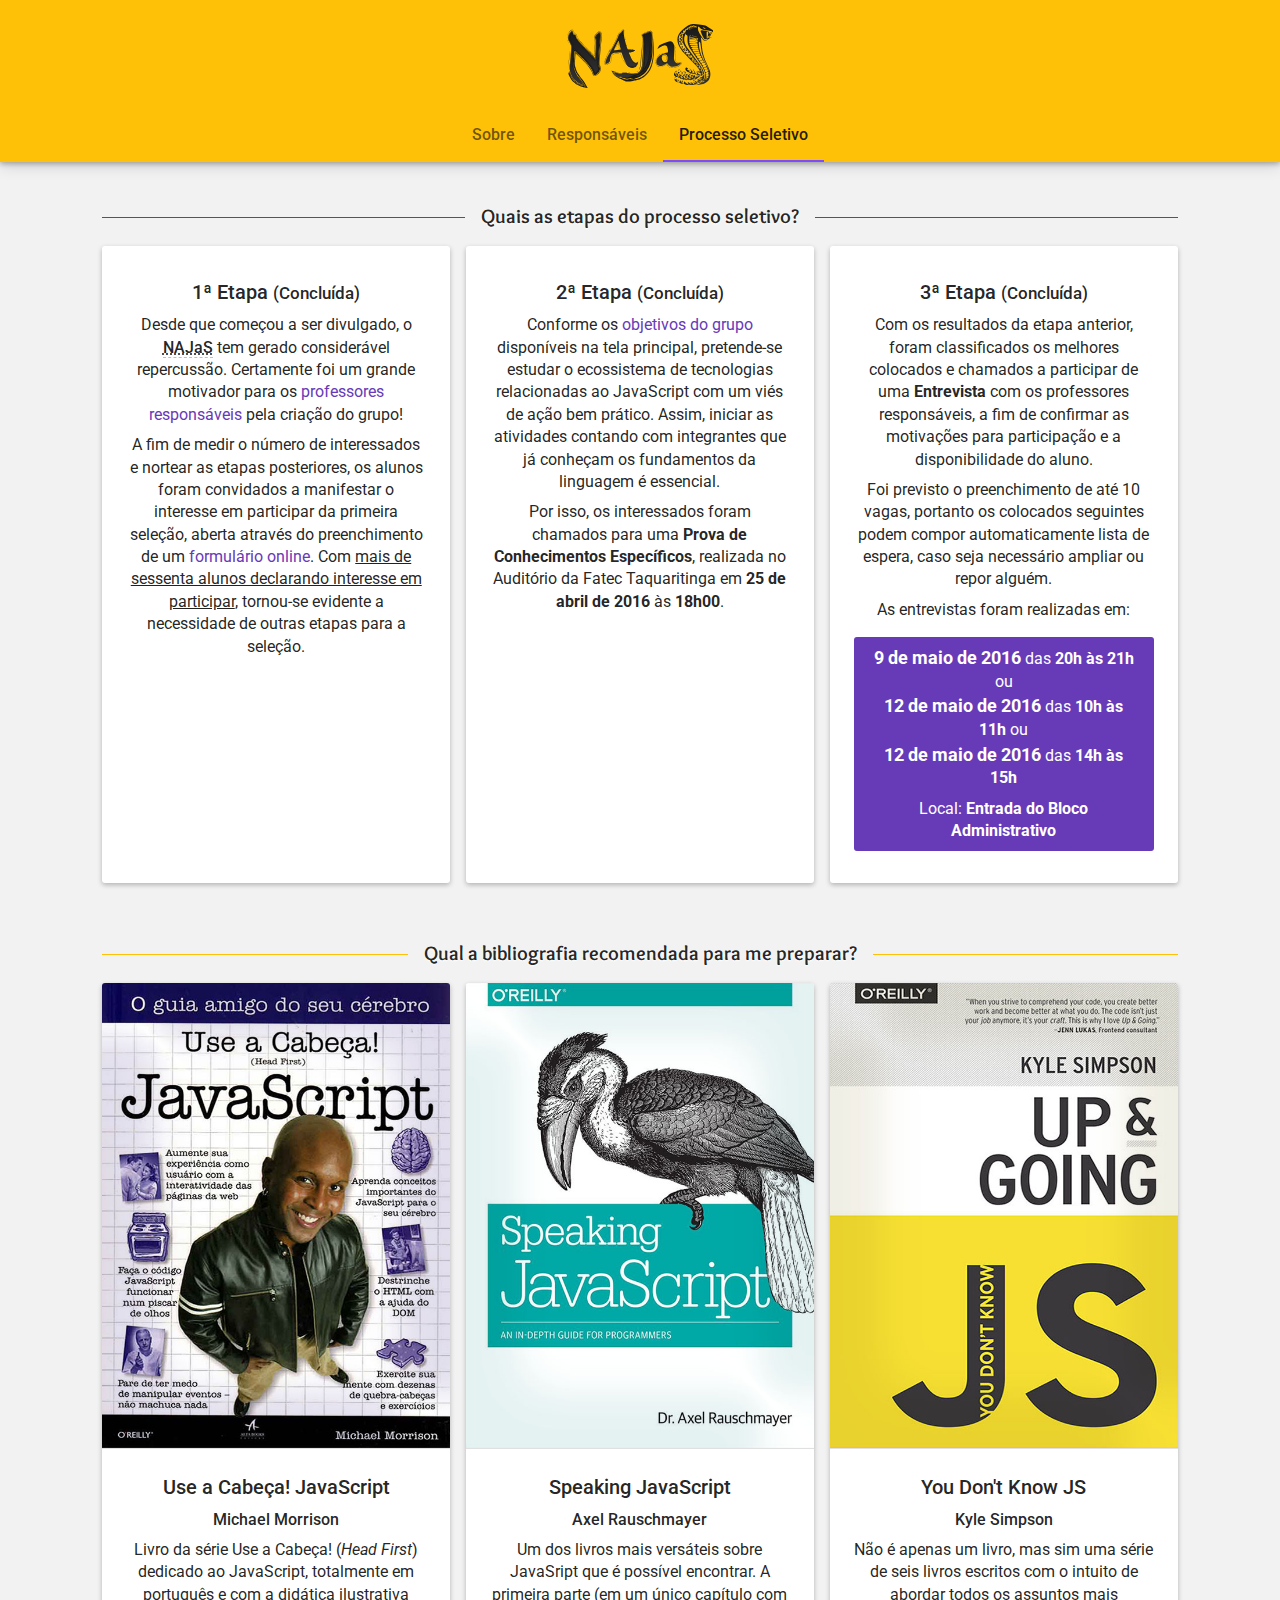
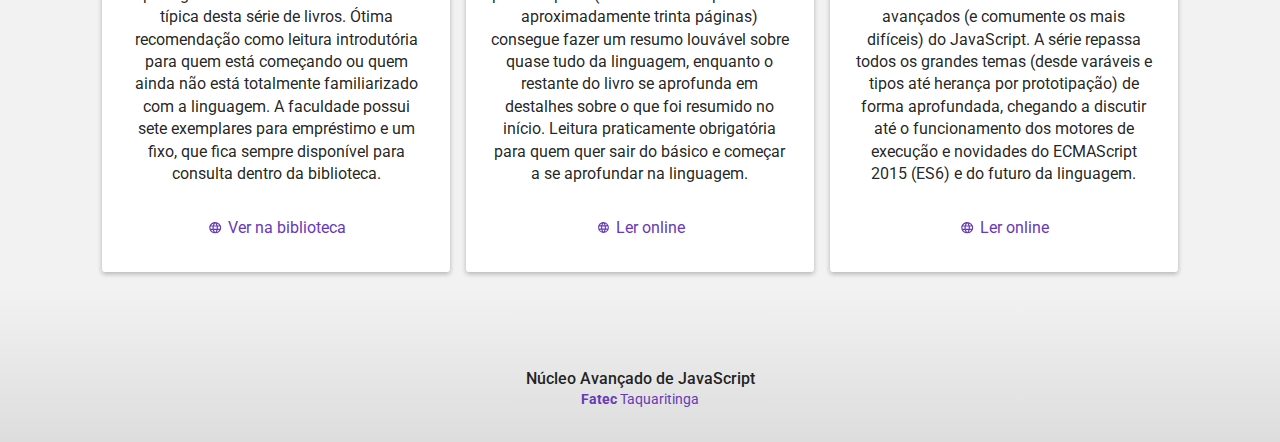
<file: processo-seletivo.html>
<!DOCTYPE html>
<html lang="pt-br">

<head>
  <meta charset="utf-8">
  <meta name="viewport" content="width=device-width">

  <title>Processo Seletivo - Núcleo Avançando de JavaScript - Fatec Taquaritinga</title>
  <link href="css/app-1.1.min.css" rel="stylesheet">

  <link rel="apple-touch-icon" sizes="57x57" href="apple-touch-icon-57x57.png">
  <link rel="apple-touch-icon" sizes="60x60" href="apple-touch-icon-60x60.png">
  <link rel="apple-touch-icon" sizes="72x72" href="apple-touch-icon-72x72.png">
  <link rel="apple-touch-icon" sizes="76x76" href="apple-touch-icon-76x76.png">
  <link rel="apple-touch-icon" sizes="114x114" href="apple-touch-icon-114x114.png">
  <link rel="apple-touch-icon" sizes="120x120" href="apple-touch-icon-120x120.png">
  <link rel="apple-touch-icon" sizes="144x144" href="apple-touch-icon-144x144.png">
  <link rel="apple-touch-icon" sizes="152x152" href="apple-touch-icon-152x152.png">
  <link rel="apple-touch-icon" sizes="180x180" href="apple-touch-icon-180x180.png">
  <link rel="icon" type="image/png" href="favicon-32x32.png" sizes="32x32">
  <link rel="icon" type="image/png" href="favicon-194x194.png" sizes="194x194">
  <link rel="icon" type="image/png" href="favicon-96x96.png" sizes="96x96">
  <link rel="icon" type="image/png" href="android-chrome-192x192.png" sizes="192x192">
  <link rel="icon" type="image/png" href="favicon-16x16.png" sizes="16x16">
  <link rel="manifest" href="manifest.json">
  <link rel="mask-icon" href="safari-pinned-tab.svg" color="#ffc107">
  <meta name="apple-mobile-web-app-title" content="Najas">
  <meta name="application-name" content="Najas">
  <meta name="msapplication-TileColor" content="#ffc107">
  <meta name="msapplication-TileImage" content="/mstile-144x144.png">
  <meta name="theme-color" content="#ffc107">
</head>

<body>
  <header class="header">
    <nav class="topbar">
      <div class="container">
        <h1 class="logo">
          <a href="/najas/" class="ripple">
            <svg xmlns="http://www.w3.org/2000/svg" xmlns:xlink="http://www.w3.org/1999/xlink" viewBox="0 0 860.6 375.91"><defs><style>.a{fill:url(#a);}.b{fill:url(#b);}.c{fill:url(#c);}.d{fill:url(#d);}.e{fill:url(#e);}.f{fill:url(#f);}.g{fill:url(#g);}.h{fill:url(#h);}.i{fill:url(#i);}.j{fill:url(#j);}.k{fill:url(#k);}.l{fill:url(#l);}.m{fill:url(#m);}.n{fill:url(#n);}.o{fill:url(#o);}.p{fill:url(#p);}.q{fill:url(#q);}.r{fill:url(#r);}.s{fill:url(#s);}.t{fill:url(#t);}.u{fill:url(#u);}.v{fill:url(#v);}.w{fill:url(#w);}.x{fill:url(#x);}.y{fill:url(#y);}.z{fill:url(#z);}.aa{fill:url(#aa);}.ab{fill:url(#ab);}.ac{fill:url(#ac);}.ad{fill:url(#ad);}.ae{fill:url(#ae);}.af{fill:url(#af);}.ag{fill:url(#ag);}.ah{fill:url(#ah);}.ai{fill:url(#ai);}.aj{fill:url(#aj);}.ak{fill:url(#ak);}.al{fill:url(#al);}.am{fill:url(#am);}.an{fill:url(#an);}.ao{fill:url(#ao);}.ap{fill:url(#ap);}.aq{fill:url(#aq);}.ar{fill:none;}.as{fill:#1a1a1a;fill-rule:evenodd;}.at{fill:url(#ar);}.au{fill:url(#as);}.av{fill:url(#at);}</style><linearGradient id="a" x1="781.31" y1="397.93" x2="781.31" y2="39.08" gradientUnits="userSpaceOnUse"><stop offset="0" stop-color="#333"/><stop offset="1" stop-color="#1a1a1a"/></linearGradient><linearGradient id="b" x1="731.77" y1="369.07" x2="731.77" y2="322.17" xlink:href="#a"/><linearGradient id="c" x1="726.36" y1="397.76" x2="726.36" y2="359.55" xlink:href="#a"/><linearGradient id="d" x1="765.43" y1="340.06" x2="765.43" y2="294.57" xlink:href="#a"/><linearGradient id="e" x1="741.73" y1="356.79" x2="741.73" y2="336.61" xlink:href="#a"/><linearGradient id="f" x1="773.12" y1="357.08" x2="773.12" y2="338.17" xlink:href="#a"/><linearGradient id="g" x1="674.87" y1="347.55" x2="674.87" y2="324.64" xlink:href="#a"/><linearGradient id="h" x1="803.22" y1="384.49" x2="803.22" y2="374.27" xlink:href="#a"/><linearGradient id="i" x1="693.7" y1="348.54" x2="693.7" y2="329.2" xlink:href="#a"/><linearGradient id="j" x1="725.26" y1="358.94" x2="725.26" y2="342.16" xlink:href="#a"/><linearGradient id="k" x1="761.29" y1="349.44" x2="761.29" y2="335.6" xlink:href="#a"/><linearGradient id="l" x1="786.56" y1="385.71" x2="786.56" y2="375.94" xlink:href="#a"/><linearGradient id="m" x1="712.44" y1="347.27" x2="712.44" y2="333.21" xlink:href="#a"/><linearGradient id="n" x1="729.95" y1="343.94" x2="729.95" y2="331" xlink:href="#a"/><linearGradient id="o" x1="683.44" y1="330.64" x2="683.44" y2="319.43" xlink:href="#a"/><linearGradient id="p" x1="702.93" y1="333.2" x2="702.93" y2="322.38" xlink:href="#a"/><linearGradient id="q" x1="704.73" y1="384.6" x2="704.73" y2="370.91" xlink:href="#a"/><linearGradient id="r" x1="668.3" y1="324.34" x2="668.3" y2="311.95" xlink:href="#a"/><linearGradient id="s" x1="679.58" y1="376.96" x2="679.58" y2="365.05" xlink:href="#a"/><linearGradient id="t" x1="722.42" y1="331.85" x2="722.42" y2="318.45" xlink:href="#a"/><linearGradient id="u" x1="698.21" y1="320.41" x2="698.21" y2="311.99" xlink:href="#a"/><linearGradient id="v" x1="773.68" y1="375.71" x2="773.68" y2="369.12" xlink:href="#a"/><linearGradient id="w" x1="789.92" y1="347.76" x2="789.92" y2="341.17" xlink:href="#a"/><linearGradient id="x" x1="715.97" y1="321.18" x2="715.97" y2="314.53" xlink:href="#a"/><linearGradient id="y" x1="684.52" y1="312.91" x2="684.52" y2="306.99" xlink:href="#a"/><linearGradient id="z" x1="720.29" y1="226.77" x2="720.29" y2="99.28" xlink:href="#a"/><linearGradient id="aa" x1="833.55" y1="369.72" x2="833.55" y2="368.02" xlink:href="#a"/><linearGradient id="ab" x1="849.56" y1="363.65" x2="849.56" y2="362.44" xlink:href="#a"/><linearGradient id="ac" x1="696.7" y1="116.37" x2="696.7" y2="99.28" xlink:href="#a"/><linearGradient id="ad" x1="690.03" y1="151.55" x2="690.03" y2="136.98" xlink:href="#a"/><linearGradient id="ae" x1="698.78" y1="162.41" x2="698.78" y2="151.91" xlink:href="#a"/><linearGradient id="af" x1="697.04" y1="140.67" x2="697.04" y2="127.83" xlink:href="#a"/><linearGradient id="ag" x1="714.18" y1="196.78" x2="714.18" y2="186.56" xlink:href="#a"/><linearGradient id="ah" x1="690.93" y1="131.15" x2="690.93" y2="119.52" xlink:href="#a"/><linearGradient id="ai" x1="728.37" y1="196.51" x2="728.37" y2="188.21" xlink:href="#a"/><linearGradient id="aj" x1="748.55" y1="226.77" x2="748.55" y2="215.7" xlink:href="#a"/><linearGradient id="ak" x1="704.26" y1="180.1" x2="704.26" y2="169.73" xlink:href="#a"/><linearGradient id="al" x1="701.22" y1="122.57" x2="701.22" y2="113.38" xlink:href="#a"/><linearGradient id="am" x1="740.53" y1="209.39" x2="740.53" y2="200.94" xlink:href="#a"/><linearGradient id="an" x1="703.31" y1="148.92" x2="703.31" y2="140.56" xlink:href="#a"/><linearGradient id="ao" x1="716.62" y1="184.65" x2="716.62" y2="180.39" xlink:href="#a"/><linearGradient id="ap" x1="770.55" y1="133.2" x2="770.55" y2="118.08" xlink:href="#a"/><linearGradient id="aq" x1="127.78" y1="397.93" x2="127.78" y2="81.06" xlink:href="#a"/><linearGradient id="ar" x1="348.86" y1="296.81" x2="348.86" y2="74.67" xlink:href="#a"/><linearGradient id="as" x1="410.76" y1="358.23" x2="410.76" y2="85.84" xlink:href="#a"/><linearGradient id="at" x1="623.18" y1="289.58" x2="623.18" y2="140.65" xlink:href="#a"/></defs><title>logo</title><path class="a" d="M866.5,314.44a70.61,70.61,0,0,1,2.65,18.45,65.87,65.87,0,0,1-2.92,20A48.55,48.55,0,0,1,853.38,376a52.69,52.69,0,0,1-11.54,8.62c-19.13,11-45.73,12.88-55.63,13.31,8-3.89,15.94-7.11,23-11.29,26.1-15.46,33.93-36.37,27.7-61.29-6.16-24.66-21.4-46.08-36.47-67.6-16.25-23.2-32.71-46.31-48-69.9-8.86-13.62-15.21-28.32-17.32-43.74-1.23-9-.62-18.26-0.11-27.37,0.34-6-.29-10.85-8-14-2-.81-2-4.69-3.16-7.83-2.12,5.49-4.81,10.93-6.29,16.58-6.09,23.12.05,44.93,14.12,64.85,19.76,28,41.13,55.23,61.9,82.74,13.62,18,26.92,36.2,34.61,56.59,5.26,13.94,8.08,28.07,3.47,42.57-0.85,2.68-1.82,5.54-3.75,7.74-3,3.44-6.42,8.46-10.55,9.13A33,33,0,0,1,792.56,369c-0.63-.47.51-3.87,1.57-4.17,4-1.12,7.88-1.36,11.56,1.79,2.54,2.18,6.73,3.32,10.44,4.32,1.6,0.43,3.85-.67,5.86-1.63-7.5-2.38-14.92-4.36-19.11-11.22,7.86,2,14.65,1.69,21.32-1.79-4.06.26-7.73,0.83-11.3,0.57-1.83-.13-3.49-1.73-5.23-2.67,1.58-1,3-2.48,4.79-2.93,3.63-.91,7.47-1.26,13.07-2.12l-5.18-2c3.32-2.76,7.67-5,9.37-8.12,2.59-4.8-3.68-5.8-6.73-7.1,1.12-4.26,3.61-8.35,2.53-11.7-0.61-1.88-7.08-2.53-10.91-3.73L814,317.62l10.44,4.1-6.83,10.71,9.7,5.24-15.89,7.75c0.37-5.55.77-10.2,1-14.85,0.12-2.8-1.37-4.23-5.18-4.92-7.42-1.34-13.66-4.29-17.14-11.58,6.65,2.65,11.48,6.2,18.59,3.94-5.3-12.41-13.11-23.48-22.64-33.62-22.79-24.24-46.27-48.06-69.17-72.23-15.72-16.6-29-34.38-36.54-54.55-12-32.14-3.19-60.61,25.27-85,10-8.61,21.16-16.42,32.22-24.2a50.91,50.91,0,0,1,34.53-9.06c20.19,1.83,40.36,3.89,60.43,6.39,4.53,0.56,9,2.9,12.85,5.18,12.37,7.41,24.32,15.27,36.63,22.75,6.87,4.17,7,5.71,1,10.68a23.77,23.77,0,0,0-5.73,7.28c-4.22,8.11-8.05,16.34-12,24.53l-1.88-.34-0.92-10.16-8.92,11.86-0.81-.36c0.86-7.08,1.83-14.15,2.52-21.24a22.87,22.87,0,0,0-.38-8.31c-0.42-1.49-2.72-2.63-4.17-3.93-1.45,1.16-4.16,2.33-4.15,3.48,0.07,11,.6,22.05,1,33.84,5.31-1.34,8.66-2.65,12.14-2.94s7.33,0.38,12,.7a1.54,1.54,0,1,0-.25-0.36c-8.8,6-17.17,12.56-26.62,17.85-5.56,3.12-15.29-.17-19.09-4.88a95.34,95.34,0,0,0-12.88-13.79c0.44,2.77,1,5.54,1.31,8.32,1.82,16.14,3.93,32.27,5.3,48.44a247.71,247.71,0,0,0,28.2,96.54C855.35,284.88,860.33,299.78,866.5,314.44ZM744.8,206.92L745,207c-7.22-9.65-14.7-19.18-21.62-29-15.26-21.58-22.3-44.45-15.46-69.35,0.25-.92,0-2.77-0.41-2.85-4.78-.94-3.1-4.45-2.28-5.78,1.08-1.75,4.43-2.6,6.78-3.86,0.89-.48,2.23-0.91,2.49-1.57,2.55-6.44,12.41-10.35,10-18.66-0.23-.8,3.57-2.4,5.58-3.54a5.33,5.33,0,0,1,1.88.44L729.28,76l0.62,0.42L737,71c0-2.18-.65-4,0.18-5.1,0.61-.83,3.25-1.25,4.76-1,4.3,0.72,9.06-1.92,9.85-5.57,0.22-1,1.57-1.92,2.4-2.88l2.36,3c2.86-2.27,9.75-.59,9.61-6.28,1.65,0.05,4.15-.43,4.8.25,4.76,4.93,12.35,2.87,19,6.37-0.53-5.36-2.64-8-7.43-9.24-2.81,5-4.9,5.09-9.81.38l6.66,0.64,0.31-1.32c-1.84-.36-3.66-0.76-5.51-1.07-5-.84-9.7-1.62-12.89,3.37-1,1.5-5.17,1.66-7.89,2.44l-0.59-1.42L759.24,51l-0.92-1.17c-4.7,1.82-10.77,1.57-12.22,7.84-0.51,2.22-4.71,3.91-7.23,5.85l-1.56-1.34,5.3-4.58-1.28-1c-2.42,2.22-6.64,4.32-6.89,6.68-0.52,5-5,5.31-7.93,7.53L725.37,70l4.32-4.73c-7,3.63-6.75,3.7-8.66,9-0.58,1.61-4.24,4.12-4.87,3.85-5.53-2.42-5.88,2.15-8.65,3.4C712.84,87.1,710.69,94.35,702,95l3.39-4.18-6.57-2.44c0,2.19-.33,3.92.18,5.47,1.3,4-1.77,6.6-7.16,5.72-6,8.44-8.33,17.75-9,27.27-0.14,1.94,4,4,4,6s-4.05,4.19-3.76,6a122.54,122.54,0,0,0,5.35,22.76c2.36,6.55,6.34,12.71,9.73,19a33,33,0,0,0,3.13,4.12l1.22-.57-0.79-3,1.78-.32a45.86,45.86,0,0,1,1.89,5.36c0.46,2-.3,4.53.93,6.08,2.61,3.26,6.17,6,9.62,9.28l2,6.23,1.55-.1L722,202.8l8.73,1.54L729,211.26l-6.25.67,6.47,6.32,12.53-2.59L737,228.34l2,2.13,8.07-1c-0.48,10-.43,10.41,7.92,9.66,6.52-.58,7.73,1.28,6,5.7-2.67,7,.82,12,7.49,16.16,5.63-6.66-4-5.36-7.35-8.62L776.26,254c-0.67,3.14-1.07,5.87-1.88,8.53-1.25,4.1.88,5.81,5.78,5.91,2.93,0.06,5.85.21,8.9,0.33-4.26,14.65-4.26,14.65,13.67,16.87-0.85,4.27-4,9.69-1.91,12.49,2.3,3,9.56,3.62,15.32,5.49L811,314.28l12.34,1.92,0.38-1.48-7.09-2.33c0.63-1.53,1.14-2.77,1.66-4,2.29-5.48.4-7.88-6.63-8.71-2.78-.33-5.5-0.94-8.25-1.43l0.21-.91,10.42,0.09,1.07-1.52c-9.52.11-10.95-3.13-8.2-9.22,1.49-3.29-1.92-4.19-5.87-4.16-13,.1-14-1.38-8.71-11.05a6.76,6.76,0,0,1,.55-0.88c3.12-4.05.67-4.7-4-4.56-3.9.12-7.83-.3-12.75-0.53l4.26-10.89c0.36,3.93-.42,7.32,1.27,9.42,1,1.23,5.91.41,9.06,0.51l0.05-1.44L783.15,262c0.23-1.22.36-2.18,0.6-3.13,1.42-5.6,0-7.16-7-7.42a31.47,31.47,0,0,1-4.87-.18c-2.61-.52-7.22-1.21-7.31-2.08-0.3-3.07,1-6.25,1.63-9.39l2.08,0.28-1.78,8.56,11.64,0.61,0.18-1.56-8.08-1.06a19.86,19.86,0,0,1,.4-2.61c1.87-6.26,1.2-6.86-7-7.15-4-.14-8-0.69-12.75-1.13l2.7-6.64c1.89,6.59,7.76,4.14,11.92,4.76l0.78-1.25-4.63-2c-1.44-3.2-1.71-6.22-3.71-7.56s-5.74-1-8.73-1.39C751.52,213,751.51,213,744.8,206.92ZM868.87,100.18l1,0.2,9.71-18.33c-2.87-.56-6.39-1.37-10-1.91-9.14-1.38-18.3-2.66-27.46-3.94-14.33-2-28.13-4.52-35.94-16.12-1.54-2.28-5.28-3.59-8.38-5.59-2.76,7.87-2.14,17.64,1.69,27.06,7.26,17.89,19.91,33.59,31.63,49.63,1.14,1.55,4.07,2.66,6.44,3.15,9.18,1.89,13.6-4.14,19-8.37l-10.27,5.38-0.52-.56,10-7.92a74.19,74.19,0,0,0-15.18,5.76c-3.13,1.53-5.45,1.07-7.08-1.39-3.14-4.76-6.69-9.41-9-14.41a274.69,274.69,0,0,1-12.27-29.19c-2-5.84,1.14-8.2,8.53-7.26,11.24,1.43,22.33,3.55,33.51,5.28,5.07,0.78,6.47,3.33,6.08,7.12-0.32,3.11-.34,6.25-0.49,9.37l1.27,0.22,6.1-12.91,2.23,0.49Zm-8.8,217.62c-0.19-2.1.06-4.3-.65-6.27-4.28-11.91-7.4-24.25-13.49-35.54-16.28-30.22-28.7-61.11-31.66-94.22-0.87-9.79-2.43-19.54-3.89-29.29-0.54-3.59-2-6.95-8-9.2-0.41,3.93-1.16,7.23-1,10.51,1.2,34.16,10.89,66.74,28.43,97.75C841.89,273,854.49,294.19,860.06,317.8ZM791.86,145.1c0.92-.85,2.8-1.82,3.16-3.07,0.89-3.07-1.24-5-4.92-5.71-13.49-2.44-27-4.79-40.51-7.17-4.14-.73-5.62,1.16-5.83,4-0.28,3.85,2.36,5.47,6.88,6.08,11.83,1.61,23.62,3.45,35.43,5.18C787.66,144.68,789.28,144.81,791.86,145.1Zm-39.57,7.65c-4.6,0-5.74,1.86-4.9,5.12,1.11,4.33,4.47,6.4,9.86,6.52,10.78,0.23,21.57.41,32.35,0.71,3.25,0.09,6.3-.49,5.82-3.44-0.29-1.76-2.62-4.44-4.46-4.68C778.13,155.26,765.19,154.09,752.28,152.75Zm-7.67-7.2c0.07,3.31,2.57,4.93,6.81,5.36,12.5,1.27,25,2.74,37.5,3.78,1.85,0.15,4-1.63,6-2.52-1.36-1.73-2.39-4.68-4.14-5-13.49-2.34-27.11-4.2-40.71-6.11C746.11,140.51,744.31,142.1,744.62,145.55Zm32.87,32.25,0-.51-7.28.46c-2.43.14-5-.07-7.25,0.51-1.81.46-4.37,1.7-4.65,2.89-1,4,4.55,8.41,9.66,7.92,8.66-.84,17.29-1.93,26-2.79,3.82-.38,5.28-2,5-5-0.29-3.14-2.07-4.79-6.23-4.48C787.61,177.2,782.55,177.47,777.49,177.79Zm6.76-2.83,0.08,0.84,5.46-.35c3.39-.23,7.21.16,7.22-4.11s-3.38-4.64-7.33-4.68c-10.13-.11-20.27-0.33-30.4-0.29-6.63,0-8.56,2.59-4.86,7,1.38,1.62,4.88,2.91,7.42,2.9C769.31,176.18,776.78,175.43,784.25,175Zm-29.67-69.14c-5.54.19-8.1,3.59-7.3,8.19a4.81,4.81,0,0,1-1.09,3.74c-3.94,4.44-2.45,8.36,4.06,9.56,13.06,2.42,26.19,4.62,39.24,7.1,4.55,0.86,6.63-.5,7-4,0.26-2.79.27-5.59,0.35-7.35-2.15.28-5.4,1.49-8.05,0.92-11.76-2.52-23.37-5.48-35-8.41-4.87-1.23-5.77-4.8-2.17-7.78C752.35,107.18,753.26,106.69,754.58,105.81ZM773,201.66c7.95-1.17,15.12-2.25,22.31-3.28,3.7-.53,6.72-1.34,6-5.24s-3.09-5.82-8.22-5.16c-7.21.93-14.46,1.62-21.63,2.7-2.79.42-7.61-.1-6.28,4.1C766.25,198.19,767.89,201.8,773,201.66Zm10.26,12.45c5.25-1,11.39-2,17.48-3.3,4-.83,4.81-3.18,3.71-6.1-1-2.72-2.1-5.51-6.82-4.82-7,1-14,1.92-20.88,3.28-1.65.32-3.84,2.12-4,3.4C772.18,210.44,777.59,214.39,783.27,214.11Zm18.7-1.83c-4.92.91-9.72,1.62-14.38,2.71-3.15.74-7.2,1.18-6.42,5.18,0.75,3.84,5.32,7.06,9.74,6.48,4.78-.64,9.47-1.73,14.18-2.69,4.38-.9,5.11-3.38,4-6.45C808,214.61,806.68,211.83,802,212.28ZM801.06,240a96.45,96.45,0,0,0,11-2.93c1.56-.59,3.2-2.71,3.17-4.1-0.1-5.76-4.85-8.41-11.88-7a67.84,67.84,0,0,0-7.09,1.52c-3.09,1-7.21,1.42-6.35,5.38S795.7,240.33,801.06,240Zm29.65,19.77c-0.59-4.43-4.82-8.75-8.24-8.43-6.62.62-14.69,5.09-14.43,8,0.36,4,5.4,9,8.73,8.78C823.49,267.55,831.14,263,830.71,259.72Zm-22.53-5.51c4.25-1.6,8.57-3,12.6-4.86a3.82,3.82,0,0,0,1.68-3.36c-0.56-5.79-5.19-8.24-12.12-6.61-2.14.5-4.26,1.08-6.37,1.66-3,.83-6.19,1.77-4.67,5.06C800.86,249.55,802.67,253,808.17,254.21Zm30.15,19c-0.27-4.55-3.78-8.29-7.53-8-6,.44-14.17,5-14.07,7.91,0.14,3.82,4.91,8.76,8.2,8.5C830.44,281.24,838.5,276.19,838.33,273.26Zm6.71,13c-0.69-7.48-4.3-9.15-12.26-5.64a38.12,38.12,0,0,0-5.69,2.79,5.87,5.87,0,0,0-2.53,3.11c-0.66,3.07,4.09,8.64,7,8.59C837.15,295,845.34,289.62,845,286.25Zm-5.17,45.52c1.69,1.69,3.2,4.7,5.09,4.85,8.61,0.68,16.21-9.4,12-15.53a4.54,4.54,0,0,0-3.11-1.71C847.89,319.46,840.42,326.36,839.86,331.77Zm14.84-20.49c-1.61-2,.42-7.15-6.36-5.74-3.24.67-6.25,2.41-9.06,4-3.79,2.16-2.84,5.27-1.34,8,0.88,1.6,2.54,3.71,4.31,4.06C847.26,322.59,855.19,316,854.69,311.28Zm-4.54-12.52c-0.72-6.24-3.83-7.65-10.48-4.73a40.49,40.49,0,0,0-5.77,2.72,5.19,5.19,0,0,0-2.4,3.08c-0.44,3.86,3,8,6.14,7.8C843.34,307.35,850.55,302.24,850.15,298.77Zm7.28,34.46c-4.8,2.47-10,4.16-13.27,7.19-2.14,2-1.51,5.88-2.12,8.93,2.88-.4,5.95-0.44,8.58-1.32a17.05,17.05,0,0,0,6.19-3.88C860,341,860.53,337.51,857.43,333.23Zm0.16,14-13.41,5.58a4,4,0,0,0-1.59.68c-1.11,2-2.06,4.15-3.45,7C852.08,358.39,858.48,353.47,857.58,347.22ZM740,76.54c7.71-4.37,14.57-9,22.25-12.42,8.25-3.7,17.37-2.16,26.18-.33C772.74,56.66,755.76,61.19,740,76.54Zm83.56-17.91c8.31,9.89,10.56,10.51,18.21,5.16Zm-32.91,58.47,0.7-1.42-29.51-9.32-0.6,1.21Zm44.59,259.18c-8.12-1.57-10.86,2.17-13.12,6.55ZM850,363.65l-0.83-1.21L833.05,368l1,1.7Zm-54.84-85.24,1.78-6.5-1.27-.27-3.44,8.94,10.18-.64-0.06-.76Z" transform="translate(-26.97 -39.08)"/><path class="b" d="M782.42,365.2c-9.88-3-19.59.52-30.18,3.87-5.35-3.2-19.35-3.52-24.58,0-4.58-5.18-10.28-6-16.88-2.36-5.3-5.46-10.83-7.08-17.81-5.21-0.55-5.26-3-6.71-9.13-6.17-2.19-1.74-3.77-4.11-5.57-4.21-8.55-.48-16.25,1.22-20.79,8.13L656,358l9.11-8.93c-11.75-9.29-12.75-13.75-4.92-26.9,2,5.1,3.86,9.24,5.23,13.49,1.64,5.1,8.74,11.28,17.93,14.64l0.14-9.69,20,18.51-1.41-15.51c12,2.66,11.49,11.3,15.57,17.62l1-5.66L733,364.64,733,353,752.8,364l-1.53-16.86c2.39,1.44,3.48,2.15,4.63,2.79,5.78,3.24,11.3,6.86,17.43,9.59,5.16,2.3,6.57,1.25,7.27-3.49,0.4-2.67,1.15-5.32,1.79-8.18,3.63,0.64,6.34,1.28,9.11,1.58,3.6,0.39,6.41.58,6.71-3.92,0.32-4.84,5.56-3.34,10.21-3.46-2.3,7.11-8.45,10.77-14.52,14.59C790.08,359,786.76,361.92,782.42,365.2Zm-76.67-16.41c-3,7.17-2.83,7.5,4.33,8.77Z" transform="translate(-26.97 -39.08)"/><path class="c" d="M737.47,379.78l20.68,12.88,1.27-1.09-8.27-9.34c3.41,0.11,5,.45,6.47.15,4.08-.86,5.78.51,7.1,3.53,2.06,4.69,5.54,8.34,13.49,7.51-2.38-2.2-4.74-3.9-6.33-6s-2.23-4.37-3.22-6.42l27,8.55a13,13,0,0,1-3.55,2c-13,3.62-25.61,8.43-40.24,5.13-4.93-1.11-10.84.87-16.29,0.78-3.94-.07-8.87-0.28-11.55-2.12-5.69-3.91-11.82-4.62-18.83-5-4.15-.22-8.12-2.5-12.17-3.85a60.93,60.93,0,0,0-5.9-1.93c-11-2.46-21.94-4.51-27.28-14.37-3.18-5.88-4-5.59-.88-8.31l0.24,2.62,0.21,2.35,11.17-7.3c-0.94,11.75,1.88,20.59,16.55,23.13L690,370.34l2.47-.29c3.34,9.16,8.17,17.16,20.89,19.28l1.64-11.9,1.93-.18c7.9,7.47,15.56,15.21,28.43,17.84C738.86,391.23,734.24,386.94,737.47,379.78Z" transform="translate(-26.97 -39.08)"/><path class="d" d="M754.61,328.89L749,339.95l-8.75-8.57,7.12,1.83,5.33-4.54c-3.54-2-7.15-3.77-10.66-5.65-7.65-3.59-16.65-8.51-19.65-17.36-2-3.93,2-12.78,7-10.81,3,1,6,4.92,9,7.87-2,0-5,0-5,1-2,8.85,11,5.9,16,10.82-3-1-5,2-7,2,2,1,4,3,6.44,3.38l6.73,3.74a30.63,30.63,0,0,0-.24-6.93,27,27,0,0,0-1.71-6.16c-1.22-4.84-5.22-6.8-7.23-10.74a16.42,16.42,0,0,1,5.43,4.9l5.37,4.94c-1.76,1.86-.7,3.32,9.38,8l-5.55,2.17c0.28,3.62,1.18,6.16,7.06,6.06,1.91,0,3.88,2.92,6.77,5.29,1.38-10.1-4.33-17.75-8.81-25.74,2.62,2.9,7.62,3.68,7.7,8.94,0,3.07,6.06,6.06,9.41,9.1l-7.56,1.16,12.86,10.14c4.42-2.94,4-5.33-3.2-17.52l13,11.2c-0.19.8-1.27,3.42-.78,3.63a100.9,100.9,0,0,0,10.91,3.32c1.63,3.47-.07,5.57-6.16,4.39-14.4-2.77-28.61-6.14-42.89-9.3C758,330.14,756.73,329.59,754.61,328.89Z" transform="translate(-26.97 -39.08)"/><path class="e" d="M740.17,336.61c10.74,4.84,8.15,12.54,6.86,20.18C734.74,351.11,731.28,344.57,740.17,336.61Z" transform="translate(-26.97 -39.08)"/><path class="f" d="M772.31,338.17c5.38,2.73,9.63,5.18,6.11,10.9-1.43,2.33-1.19,5.31-1.71,8C765.27,355.26,763,351,772.31,338.17Z" transform="translate(-26.97 -39.08)"/><path class="g" d="M680.8,347.55c-12.38-7.22-15.05-14.39-8.1-22.9,0.69,2.18.88,4.07,1.9,5.6,0.86,1.29,2.69,2.17,5,3.89Z" transform="translate(-26.97 -39.08)"/><path class="h" d="M791.94,374.27l22.56,3.94c-3.45,3.57-6.71,6.84-12.7,6.19A11.44,11.44,0,0,1,791.94,374.27Z" transform="translate(-26.97 -39.08)"/><path class="i" d="M698.28,348.54c-11.2-3.74-14.11-10.6-8.06-19.34l2.54,8.77,7.51-1.74Z" transform="translate(-26.97 -39.08)"/><path class="j" d="M721.94,342.16c9.57,3.83,8.75,10.26,7.45,16.78C721.93,357.42,717.92,348.43,721.94,342.16Z" transform="translate(-26.97 -39.08)"/><path class="k" d="M755,338.2c6.61,5.24,8.34-.85,13.08-2.6l-4.57,13.84C755.84,347.65,753.19,344.34,755,338.2Z" transform="translate(-26.97 -39.08)"/><path class="l" d="M776.35,378.82c6.69-4,8-3.89,12.51.64a34.88,34.88,0,0,0,3.62,3.25c1.28,1,2.76,1.79,4.3,2.78A24.44,24.44,0,0,1,776.35,378.82Z" transform="translate(-26.97 -39.08)"/><path class="m" d="M713.87,347.27l-7.59-10.48,1.66-1,5.82,2.67,1.93-5.27c6.77,4.59-.51,9,0.68,13.22Z" transform="translate(-26.97 -39.08)"/><path class="n" d="M724.89,331l5.22,4.36,4.42-3.4,1.06,0.3-3.71,11.68C725.28,340.27,723.15,336.42,724.89,331Z" transform="translate(-26.97 -39.08)"/><path class="o" d="M681,330.63c-0.68-1.77-1.37-3.54-2.08-5.43-0.53-1.85-.53-3.82-1.53-5.78,4,2,8,2,12,3-2,2.95-5,4.92-6.69,8.26H681Z" transform="translate(-26.97 -39.08)"/><path class="p" d="M698,323.42c4.4,3.88,7.4-1,11.4-1-1,3.93-5,6.88-6,10.81-3-2-5-5.9-7-8.75Z" transform="translate(-26.97 -39.08)"/><path class="q" d="M707.94,384.6a107.22,107.22,0,0,1-8.36-8.92c-0.37-.48,2.27-2.45,4.52-4.76l5.82,12.56Z" transform="translate(-26.97 -39.08)"/><path class="r" d="M671.4,312c-3,1.57-3,4.52-5,6.49,3,0,4-2.95,7-3.93,0,4.92-6,5.9-8,9.83-2-2-3-3.93-1.64-6.05C664.49,316.36,666.83,314.36,671.4,312Z" transform="translate(-26.97 -39.08)"/><path class="s" d="M683.11,377c-7.45-4.81-8.41-7.17-5.65-11.91C685,367,681.54,372.17,683.11,377Z" transform="translate(-26.97 -39.08)"/><path class="t" d="M720.79,331.85c-8.35-6.52.65-9.47,6.65-13.4a11.53,11.53,0,0,0-3.49,6.52C722.92,327.12,721.92,329.3,720.79,331.85Z" transform="translate(-26.97 -39.08)"/><path class="u" d="M703.13,314c-2.69,1.54-6.69,3.51-9.69,6.46,0-2.95-1-5.9,2.25-8.42C696.6,315,698.85,316.13,703.13,314Z" transform="translate(-26.97 -39.08)"/><path class="v" d="M769.71,369.12l9.78,2.86-11.63,3.74Z" transform="translate(-26.97 -39.08)"/><path class="w" d="M794.92,341.17l-0.36,6.59-9.63-3.36Z" transform="translate(-26.97 -39.08)"/><path class="x" d="M713.37,321.18c-1-2.17-1.57-3.63-2.07-4.94,3.17-.54,5.93-1.05,9.34-1.72C718.43,316.58,716.24,318.58,713.37,321.18Z" transform="translate(-26.97 -39.08)"/><path class="y" d="M689.25,307.48c-3.25,1.76-6.34,3.52-9.46,5.42a6.34,6.34,0,0,1,3-5.1A8.21,8.21,0,0,1,689.25,307.48Z" transform="translate(-26.97 -39.08)"/><path class="z" d="M692.85,116.37c9.26-4.72,11.73-8.36,6.67-17.09l-8.22,7.95,1.2,1.07,6.23-1.58c-1.59,2.28-2.5,3.47-3.27,4.73S694.12,114,692.85,116.37Zm-4.07,35.18c7.59-6.27,9.11-9.07.64-14.57l-4.51,7.67,1.5,0.6,5-2.53Zm8.07,9.12-1.11-4.56,1.91-.49,3.42,6.79L704.8,156l-9.55-4.06C693.78,155.49,689.71,158.65,696.85,160.67Zm-1.24-20c7.61-3.8,7.75-5.58,1.45-12.84L692.51,134l5.14,0.45Zm24.1,49.57-10.21-3.69-0.85,7.29,4.29-3.6,3,6.53,1.4-.08Zm-30.55-59.09c7.69-5.29,8.42-7.84,4.08-11.63L686,123.69l5.68,1.16Zm38.26,57.06-2.74.27c0,2.23-1.1,5.14.24,6.53a4.76,4.76,0,0,0,7.57-.86Zm14,37.52,14.05,1,0.18-1.39L744.93,224l2.11-8-1.6-.31Zm-39.29-56-2.25,7,5.58-3.64,0.64,7C711,175,708.2,172.3,702.15,169.73Zm2.41-56.34c-8.17,2.75-8.54,4-2.74,9.19ZM704,140.56c-5.12,5.52-4.88,6.29,2.22,8.36Zm17.66,42.15-9.46-2.32-0.52,1.35C716.72,185.29,718.77,185.55,721.61,182.71Z" transform="translate(-26.97 -39.08)"/><path class="aa" d="M834,369.72l-1-1.7" transform="translate(-26.97 -39.08)"/><path class="ab" d="M849.14,362.44l0.83,1.21" transform="translate(-26.97 -39.08)"/><path class="ac" d="M692.85,116.37c1.27-2.42,1.86-3.7,2.61-4.92s1.68-2.45,3.27-4.73l-6.23,1.58-1.2-1.07,8.22-7.95C704.59,108,702.12,111.64,692.85,116.37Z" transform="translate(-26.97 -39.08)"/><path class="ad" d="M688.78,151.55l2.64-8.84-5,2.53-1.5-.6,4.51-7.67C697.89,142.48,696.37,145.28,688.78,151.55Z" transform="translate(-26.97 -39.08)"/><path class="ae" d="M696.85,160.67c-7.14-2-3.07-5.18-1.59-8.76L704.8,156l-3.73,6.44-3.42-6.79-1.91.49Z" transform="translate(-26.97 -39.08)"/><path class="af" d="M695.61,140.67l2-6.24-5.14-.45,4.54-6.15C703.36,135.1,703.22,136.87,695.61,140.67Z" transform="translate(-26.97 -39.08)"/><path class="ag" d="M719.71,190.24l-2.31,6.45-1.4.08-3-6.53-4.29,3.6,0.85-7.29Z" transform="translate(-26.97 -39.08)"/><path class="ah" d="M689.16,131.15l2.47-6.3L686,123.69l7.28-4.17C697.58,123.31,696.85,125.86,689.16,131.15Z" transform="translate(-26.97 -39.08)"/><path class="ai" d="M727.42,188.21l5.07,5.95a4.76,4.76,0,0,1-7.57.86c-1.34-1.39-.25-4.3-0.24-6.53Z" transform="translate(-26.97 -39.08)"/><path class="aj" d="M741.44,225.73l4-10L747,216l-2.11,8,10.74,1.4-0.18,1.39Z" transform="translate(-26.97 -39.08)"/><path class="ak" d="M702.15,169.73c6,2.57,8.87,5.24,4,10.37l-0.64-7-5.58,3.64Z" transform="translate(-26.97 -39.08)"/><path class="al" d="M704.56,113.38l-2.74,9.19C696,117.38,696.39,116.14,704.56,113.38Z" transform="translate(-26.97 -39.08)"/><path class="am" d="M744.8,206.92l-7.49,2.47L736.07,208l2.17-7.11L745,207Z" transform="translate(-26.97 -39.08)"/><path class="an" d="M704,140.56l2.22,8.36C699.08,146.85,698.84,146.08,704,140.56Z" transform="translate(-26.97 -39.08)"/><path class="ao" d="M721.61,182.71c-2.84,2.84-4.89,2.58-10-1l0.52-1.35Z" transform="translate(-26.97 -39.08)"/><path class="ap" d="M792.45,133.2c-9.58-7.63-21.22-9.31-33.86-8.15-2,.18-4.05.3-6.09,0.39-3,.13-6.1.22-6-3.2s3.27-4.71,6.77-3.94q19.07,4.2,37.89,9.12c1.55,0.41,2.25,2.89,3.34,4.42Z" transform="translate(-26.97 -39.08)"/><path class="aq" d="M44.58,315.57a42.68,42.68,0,0,1-1.25-11.31c0-3.94.19-7.93,0.11-11.63s0.18-7.37.47-11.07a110.39,110.39,0,0,1,1.42-11.16c0.39-3.69.8-7.41,1.19-11.1s0.78-7.37,1.15-11c2.57-26.53,5.51-56.21,5.88-67,0.37-12.59.73-13.94-4.78-26.53-2.57-5.85-9.92-16.64-12.13-22.93-4-12.14-2.57-22.48,4.78-34.63,7.72-13,13.23-16.19,16.17-16.19,1.47,0,2.57,4,4.78,14.39,1.47,5.85,3.31,6.74,4.78,6.74a40.33,40.33,0,0,1,7.35.45c3.31,0,4,12.59,5.51,15.74,7.35,17.09,30.87,40.47,42.63,53.06,23.52,25.18,49.61,51.26,69.82,73.75,1.84,1.8,2.57,1.8,2.94-3.15,1.84-15.74,5.14-72.85,5.14-94,0-16.19-2.57-24.73-4.78-29.23-0.73-1.35-.37-4.5,9.55-15.29,6.61-7.19,10.66-10.79,11.76-10.79,2.94,0,3.67,4.5,4,12.14,0,4.95-.37,19.34-2.94,42.27-4.78,43.62-7.72,91.28-8.45,112.42-0.37,9.89,0,18.89,1.47,22.93,5.14,14.39,5.51,18.44,5.51,20.69,0,11.69-18.74,31-27.19,31-1.47,0-2.94-3.15-4.78-9-3.31-11.69-12.49-31-41.52-63.4-19.11-21.58-49.61-49-69.45-70.6-3.31-3.6-5.51-3.15-6.25,1.35C64.94,207.87,63.1,239.8,62,256c-0.31,4.57-.47,9-0.5,13.12s0.1,8.18.39,12a73.32,73.32,0,0,0,1.89,11.3c1.14,3.91,2.5,8.09,3.91,12.4s3,8.76,4.79,13.32a72.62,72.62,0,0,0,4.34,10c1.66,3.21,3.5,6.32,5.38,9.37,1.73,2.71,3.51,5.35,5.3,8s3.8,5.29,5.86,8.08c11.26,14.94,22.26,28.4,31.26,44.31-21-3.67-39-17.13-55.74-32.26-2.18-2.74-4.14-5.59-6.06-8.5s-3.65-5.77-5.46-8.63c-2.45-4.33-4.57-8.64-6.43-12.83s-3.42-8.16-4.64-11.71C45.61,321.27,45.06,318.48,44.58,315.57Z" transform="translate(-26.97 -39.08)"/><path class="ar" d="M44.58,315.57a42.68,42.68,0,0,1-1.25-11.31c0-3.94.19-7.93,0.11-11.63s0.18-7.37.47-11.07a110.39,110.39,0,0,1,1.42-11.16c0.39-3.69.8-7.41,1.19-11.1s0.78-7.37,1.15-11c2.57-26.53,5.51-56.21,5.88-67,0.37-12.59.73-13.94-4.78-26.53-2.57-5.85-9.92-16.64-12.13-22.93-4-12.14-2.57-22.48,4.78-34.63,7.72-13,13.23-16.19,16.17-16.19,1.47,0,2.57,4,4.78,14.39,1.47,5.85,3.31,6.74,4.78,6.74a40.33,40.33,0,0,1,7.35.45c3.31,0,4,12.59,5.51,15.74,7.35,17.09,30.87,40.47,42.63,53.06,23.52,25.18,49.61,51.26,69.82,73.75,1.84,1.8,2.57,1.8,2.94-3.15,1.84-15.74,5.14-72.85,5.14-94,0-16.19-2.57-24.73-4.78-29.23-0.73-1.35-.37-4.5,9.55-15.29,6.61-7.19,10.66-10.79,11.76-10.79,2.94,0,3.67,4.5,4,12.14,0,4.95-.37,19.34-2.94,42.27-4.78,43.62-7.72,91.28-8.45,112.42-0.37,9.89,0,18.89,1.47,22.93,5.14,14.39,5.51,18.44,5.51,20.69,0,11.69-18.74,31-27.19,31-1.47,0-2.94-3.15-4.78-9-3.31-11.69-12.49-31-41.52-63.4-19.11-21.58-49.61-49-69.45-70.6-3.31-3.6-5.51-3.15-6.25,1.35C64.94,207.87,63.1,239.8,62,256c-0.31,4.57-.47,9-0.5,13.12s0.1,8.18.39,12a73.32,73.32,0,0,0,1.89,11.3c1.14,3.91,2.5,8.09,3.91,12.4s3,8.76,4.79,13.32a72.62,72.62,0,0,0,4.34,10c1.66,3.21,3.5,6.32,5.38,9.37,1.73,2.71,3.51,5.35,5.3,8s3.8,5.29,5.86,8.08c11.26,14.94,22.26,28.4,31.26,44.31-21-3.67-39-17.13-55.74-32.26-2.18-2.74-4.14-5.59-6.06-8.5s-3.65-5.77-5.46-8.63c-2.45-4.33-4.57-8.64-6.43-12.83s-3.42-8.16-4.64-11.71C45.61,321.27,45.06,318.48,44.58,315.57Z" transform="translate(-26.97 -39.08)"/><path class="as" d="M62.46,231.48a10.36,10.36,0,0,1,.11-2.4C62.83,229.27,62.69,230.7,62.46,231.48Z" transform="translate(-26.97 -39.08)"/><path class="as" d="M61.54,227.17L61.37,229l-0.36,0a2.58,2.58,0,0,0,0-1.21C61.12,226.92,61.36,227.26,61.54,227.17Z" transform="translate(-26.97 -39.08)"/><path class="as" d="M28,113.07a10.91,10.91,0,0,1,.41-2.84A6.74,6.74,0,0,1,28,113.07Z" transform="translate(-26.97 -39.08)"/><path class="as" d="M29.46,134.26a17.65,17.65,0,0,0-.6-2.38,3.48,3.48,0,0,0-.69-1.65,15.29,15.29,0,0,0,.73,3,34.56,34.56,0,0,0,1.49,3.94c0.58,1.28.07,1,1,2.6a2,2,0,0,1,.69,1.06c0.32,0.63.68,1.38,0.93,1.78a95.6,95.6,0,0,0,5.22,9.63,52.85,52.85,0,0,0,3.25,5A15.32,15.32,0,0,0,40,154.53c-0.53-2.83-5-9.42-7-13.35a55.73,55.73,0,0,1-2.54-5.64c-0.2-.56-0.45-1.19-0.6-1.68l-0.47-1.51c-0.34-1-.6-2-0.93-2.9a18.18,18.18,0,0,0,.68,2.88C29.46,133.39,29.7,134.29,29.46,134.26ZM39,152.49c-0.38.08-1.62-2.41-2.57-4A12,12,0,0,1,39,152.49Z" transform="translate(-26.97 -39.08)"/><path class="as" d="M28.06,131.73a16.47,16.47,0,0,1,1,2.86c0.22,0.65.41,1.28,0.51,1.69s0.11,0.59,0,.51c-0.19-.48-0.34-1-0.47-1.32l-0.34-1c-0.16-.52-0.35-1-0.71-2C28.2,132.55,28.19,132.27,28.06,131.73Z" transform="translate(-26.97 -39.08)"/><path class="as" d="M62.85,224.88c0.61-5.44.28-7.75,0.88-13.2,0.19-1.32-.15-0.87-0.07-1.82,0.34-6.34,1.1-16.16,1.6-22.43,0-.94,0-2,0-3.11s0-2.36,0-3.29a35.47,35.47,0,0,1,.23-3.64c0-.55,0-1.18-0.07-1.83s-0.1-1.4-.11-2.12c0-1.51.1-3.09-.08-4.6a34.69,34.69,0,0,0-1.27-6.23c-0.61-2-1.3-3.79-1.92-5.39-0.72-1.85-1.42-3.89-2.13-5.52-0.21-.48-0.42-0.94-0.64-1.4s-0.58-1.17-.88-1.72l-1.78-3.12c-2.36-4.08-4.47-7.51-6.48-10.87-0.84-1.39-1.54-2.62-2.19-3.81l-0.46-.87-0.4-.81-0.3-.62c-0.11-.25-0.23-0.63-0.35-0.95a29.7,29.7,0,0,1-1.46-7.32,10.21,10.21,0,0,0-.13-1.2c0-.38-0.06-0.78-0.08-1.3a20.87,20.87,0,0,1,1.06-6.07c0.63-2.07,1.5-4.15,2.14-6.08l0.92-1.83c0.2-.37.4-0.75,0.62-1.12a15.93,15.93,0,0,1,1.49-2.14,5.77,5.77,0,0,1,2-1.64,1.84,1.84,0,0,1,.62-0.15,0.49,0.49,0,0,1,.49.37,6.79,6.79,0,0,1,.39,1.34,2.32,2.32,0,0,1,.54,1.3c0.28,0.46-.26.53-0.14,0.9,0,0.73.5,1.63,0.07,1.92-0.49-.28-0.51-1.64-0.94-1.26l-0.43-1.12a2.74,2.74,0,0,0-.26-0.53c-0.1-.22-0.38-0.14-0.57-0.05a4.8,4.8,0,0,0-1.81,1.8,7.07,7.07,0,0,0-.68,1.7l-0.08.2c0,0.06,0,.1-0.25.52a21.05,21.05,0,0,0-.91,1.94c-0.47,1.09-.68,2-1,3s-0.5,1-.66,1.58a17.22,17.22,0,0,0-.7,3.32,19.18,19.18,0,0,0-.13,3,21.76,21.76,0,0,0,.44,3.76,29.44,29.44,0,0,0,1.17,4.21l0.48,1.26c0.14,0.24.23,0.43,0.47,0.87,0.39,0.74.94,1.69,1.45,2.62,1.06,1.87,2.15,4,3.53,6.31l2.68,4.51c0.94,1.6,1.93,3.28,3,5.35,0.26,0.48.56,1.12,0.83,1.69l0.66,1.45c0.41,0.9.83,1.84,1.25,2.82,0.84,2,1.73,4.06,2.57,6.67a39.9,39.9,0,0,1,1.36,5,26.17,26.17,0,0,1,.33,2.68l0.15,2.55c0.16,2.42.3,4.55,0.28,6.42L67.08,180l0,1.6L67,183.38c-0.09,2.36-.22,4.53-0.35,6.64-0.06.88-.29,2.14-0.35,3.05-0.09,1.53-.26,5.85-0.46,8.5-0.08,1.07-.29,1.87-0.38,3-0.16,2-.18,3.43-0.54,6-0.07.51-.15,1.69-0.17,1.8-0.05.45,0.09,0.64,0,1.21a16.89,16.89,0,0,0-.64,3C63.61,220.92,63.62,224.45,62.85,224.88Z" transform="translate(-26.97 -39.08)"/><path class="as" d="M115.3,177.85c1.81,2.12,3.23,3.69,4.44,4.91,0.79,0.79,1.29,1.53,1.57,1.83,3.47,3.85,8.69,9.33,11.61,12.2,4.64,4.56,9.08,9.35,13.8,14.19,2.32,2.38,5.37,5.5,7.13,7.25,0.79,0.78,1.17,1.4,1.57,1.81l6.28,6.39,7,7.21a2.07,2.07,0,0,1,.63.84c4.14,4.47,5.55,5.66,8.47,8.74,0,0,.28.36,0.69,0.82s0.94,1,1.36,1.49c1.26,1.3,2.11,2,2.79,2.69l1.68,1.72,0.84,0.86,0.73,0.41,2.89,1.6,1.43,0.79,0.71,0.39,0.18,0.1,0.13,0,0.26,0.07,2.09,0.55,1.67,0.39a4.42,4.42,0,0,0,.83.07,3.27,3.27,0,0,0,1.08-.13,2.77,2.77,0,0,0,1.06-.64,6.89,6.89,0,0,0,.64-0.67c0.37-.45.69-0.9,1-1.35a19.17,19.17,0,0,1,1.54-2,1,1,0,0,0,.22-0.58l1.94-4.21,1.13-6.18c0.08-.52.21-1,0.24-1.53l0.14-1.63,0.27-3.09c0.17-2,.34-3.72.44-5.2s0-2.07.1-3l0.71-12.07c0.21-3.57.34-8.46,0.52-12.63l0.2-3.61c0.43-10.51,1.24-26.51,1.33-38.56,0-3.08,0-6.14,0-9.22s-0.18-6.25-.44-9.38-0.64-6.28-1.2-9.44c-0.28-1.58-.61-3.17-1-4.77-0.2-.8-0.41-1.6-0.65-2.41-0.11-.4-0.23-0.8-0.37-1.21l-0.2-.61c-0.06-.2-0.14-0.45-0.16-0.48l-0.22-.56c-0.14-.32-0.28-0.64-0.43-0.95a1.66,1.66,0,0,1-.31-1,4.7,4.7,0,0,1,.66-1.81,18.35,18.35,0,0,1,1-1.59c0.68-.91,1.45-1.88,2.2-2.8,2.25-2.69,4.8-5.44,7.32-8,1.26-1.28,2.54-2.53,3.72-3.6,0.29-.25.58-0.52,0.82-0.71l0.33-.26c0.11-.12.16-0.06,0.14-0.16s-0.28-.49-0.41-0.68l-0.36-.55q-0.35-.55-0.66-1.14c-0.2-.36-0.4-0.84-0.56-1.14a5.73,5.73,0,0,1-.42-0.88,4.33,4.33,0,0,1-.37-1.47v0l-0.29,2.34h0l0,0,0,0,0.1-.08,0.2-.16,0.2-.16a0.29,0.29,0,0,0-.08,0,0.8,0.8,0,0,1-.13-0.12,1.85,1.85,0,0,1-.31.44,1.63,1.63,0,0,1-.2.19c-0.05,0-.21.2-0.31,0.28a3.63,3.63,0,0,1-.37.28c-0.14.1-.22,0.11-0.42,0.27a7.16,7.16,0,0,1-1.12.64l-0.29.12-0.38.19-0.38.18-0.15.07h0a0.26,0.26,0,0,1,.09.16,3.3,3.3,0,0,1,.14.39,17.08,17.08,0,0,1,.53,2.62c0.13,0.91.21,1.86,0.3,2.77s0.14,1.62.14,2.38c0,1.76,0,3.43,0,5.05-0.05,3.25-.17,6.29-0.37,9.62-0.3,5.22-.73,10.48-1.23,15.78s-1.13,10.63-1.72,16.16c-2.2,20.43-3.85,41.33-5.48,62.29-1.16,15.06-2.21,30.57-2.62,45.09-0.09,3.49-.13,7.24,0,11.23,0.08,2,.19,4.06.43,6.24a32.88,32.88,0,0,0,1.51,7.35c1.33,3.73,2.66,7.61,3.73,11.35a47.19,47.19,0,0,1,1.25,5.26,8.34,8.34,0,0,1-.08,3.56,21.82,21.82,0,0,1-2.35,5.51,43.72,43.72,0,0,1-3.85,5.59c-0.72.9-1.48,1.78-2.25,2.64l-1,1c-0.23.24-.47,0.48-0.71,0.72a27.51,27.51,0,0,1-3.09,2.64,17.88,17.88,0,0,1-2.36,1.5,6.52,6.52,0,0,1-1.31.5,3.76,3.76,0,0,1-.69.11,0.89,0.89,0,0,1-.6-0.3,8.36,8.36,0,0,1-1.36-2.58c-0.35-.92-0.66-1.86-0.94-2.81-0.14-.48-0.32-0.94-0.48-1.41-0.08-.23-0.17-0.47-0.26-0.7l-0.45-1.16c-0.73-1.81-1.48-3.6-2.31-5.32a137.75,137.75,0,0,0-11.2-19.3c-2.61-3.86-5.57-7.61-8.43-11.35-1.46-1.84-2.87-3.71-4.3-5.57s-2.88-3.67-4.37-5.47l-4.79-5.56-4.83-5.38c-4.49-5-9.68-10.31-13-13.61-2.87-2.84-5.06-5.16-7.2-7.31-4.38-4.41-9.05-8.72-13.41-12.94-1.35-1.31-2.48-2.64-3.77-3.86s-2.64-2.29-4-3.6c0,0-.93-1.11-1.62-1.76-3.69-3.49-7.3-7.17-10.7-10.41l-2.15-2.06-2.92-2.87c-2.27-2.29-4.85-5-5.19-5.36a28.73,28.73,0,0,0-3-2.67c-0.92-.76-1.79-1.48-2.73-2.32a18.31,18.31,0,0,0-2.11-1.81c-0.76-.52-1.74-1-2.46-1.52l-1-.67c-0.33-.2-0.62-0.39-1-0.56a6.71,6.71,0,0,0-2.22-.79,3.78,3.78,0,0,0-1.39.06,3.72,3.72,0,0,0-1.28.67,6.55,6.55,0,0,0-1.5,2c-0.36.69-.65,1.51-1,2.27-0.16.39-.32,0.76-0.47,1.17l-0.43,1.33L63.06,193l-0.21.66c-0.06.23-.11,0.51-0.16,0.76l-0.62,3.08a10.48,10.48,0,0,0-.18,1.1l-0.44,5.29c-0.23,2.74-.6,5.26-0.79,7.88l-0.26,3.46-0.16,2.7-0.31,5.35-1.16,21.59L58.2,255.4l-0.29,10.69c-0.15,3.54,0,7.13.17,10.68,0.1,1.79.23,3.53,0.42,5.36s0.48,3.64.82,5.42c0.32,1.53.68,3,1.07,4.54l0.32,1.22,0.39,1.13,0.74,2.15,2.94,8.61c1,2.84,2.15,5.66,3.21,8.47l1.6,4.21,0.78,2.07q0.41,1.09.85,2.15c0.69,1.64,1.23,3,2,4.54,0.53,1.05,1.25,2.08,1.87,3.19,1.56,2.8,3.22,5.73,5,8.38,1.62,2.36,3.37,4.66,5,6.88,0.77,1.08,1.74,2.45,2.52,3.39,0.13,0.17.71,0.6,0.9,0.84C89,350,89.62,351,90.2,351.74c6.81,8.58,14.37,17.52,21.25,26.75,4.87,6.51,9.44,13.14,13.23,19.39l0.11,0.17-0.2,0a75.35,75.35,0,0,1-9.83-2.22,78,78,0,0,1-15.67-6.28c-0.9-.43-1.8-0.93-2.71-1.41s-1.81-.95-2.62-1.47c-2.59-1.58-5.42-3.59-8-5.45s-4.94-3.48-7.31-5.35c-1.91-1.52-3.8-3.08-5.65-4.68-0.93-.8-1.86-1.6-2.76-2.42l-1.38-1.23-0.75-.67a5.91,5.91,0,0,1-.65-0.77,135.77,135.77,0,0,1-8.18-12.14l-1.88-3-0.93-1.49c-0.31-.5-0.6-1.06-0.88-1.56-1.12-2-2.17-4.09-3.18-6.11-2-4-3.79-8-5.42-11.75-1-2.46-.53-2.45-1-4.13a6.39,6.39,0,0,1-.58-1.27,9.39,9.39,0,0,1-.31-1.55,11.44,11.44,0,0,0-.54-2.53c-0.63-2.09-1.26-2.83-1.9-4.59-0.17,1.2-.78-0.46-0.59,1.34-0.62-.38-0.55.93-1.06,0.82a41.54,41.54,0,0,1,.51,4.51c0.06,0.69.09,1.29,0.21,2.19a7.25,7.25,0,0,0,.38,1.54c0.16,0.51.29,0.91,0.47,1.42,1.41,1.83,1.61,4,2.24,5.77,0.4,1.11.88,2.08,1.45,3.41,1,2.35,2.14,4.66,3.34,6.93q0.9,1.71,1.84,3.4l1.95,3.47,4.07,6.5c1.34,2.18,2.73,4.37,4.15,6.45,0.51,0.76,1,1.78,1.63,2.68,0.18,0.26.38,0.5,0.58,0.74l0.65,0.77A12.43,12.43,0,0,0,66,369.69l1.59,1.49L69,372.56c1,0.91,1.92,1.8,2.89,2.65,0.68,0.58,1.07.74,1.48,1.09,0.65,0.53,1,1,1.33,1.27,1.34,1.09,2.62,2.08,3.76,3l3.06,2.28a129.5,129.5,0,0,0,18,11c1,0.5,1.72,1,2.19,1.24,1.18,0.56,2.42,1,3.52,1.39,0.86,0.35,1.73.74,2.61,1.12l2.65,1a74.1,74.1,0,0,0,13.38,3.43l9.14,1.42-4.74-7.65c-0.78-1.26-1.54-2.53-2.35-3.76-1.6-2.48-3.18-4.64-4.85-7-0.67-1-1-1.74-1.59-2.6-0.43-.65-1.4-1.86-1.81-2.44-1.27-1.77-1.42-1.73-2.19-2.91a11.12,11.12,0,0,0-1.15-1.41c-2.51-3.29-4.43-5.8-6-7.56-1.91-2.09-4.49-5.41-6.83-8.38-1-1.15-2.12-2.31-3.19-3.59-0.61-.72-1.21-1.63-1.8-2.38s-1-1-1.62-1.76l-3.59-4.75c-1.28-1.63-2.51-3.11-3.61-4.73-1.82-2.63-3.45-5-4.56-6.93-0.39-.67-1.15-1.67-1.63-2.49-1-1.7-1.75-3.29-2.78-5.21s-1.9-3.46-2.66-5.23a53.68,53.68,0,0,1-1.9-5.27c-0.59-1.79-1.2-3.56-1.92-5.32a72.75,72.75,0,0,0-2.71-7.89l-2.39-8-1-3.36L65.86,292c-0.07-.25-0.11-0.48-0.18-0.8l-0.36-1.77c-0.6-2.88-1.31-6.41-1.08-9.2-0.34-1.29-.07-2.72-0.46-4.11,0-3.26-.07-6.2.08-8.86a7.73,7.73,0,0,1-.05-1.78,5.56,5.56,0,0,0,.29-1.18s0-.19-0.1-0.45a4.6,4.6,0,0,1-.1-0.74,3.81,3.81,0,0,1,.31-1.77v5c0,1.68,0,3.36.06,5.07a15.21,15.21,0,0,0,.26,1.76c0,0.73-.14,1.12-0.06,2.35,0.13,1.78.33,3.46,0.52,5.25A70.61,70.61,0,0,0,67,291l0.15,0.54,0.2,0.58,0.45,1.29L68.69,296l1.78,5.13,0.89,2.55,1,2.5,2,5L76.21,316c0.67,1.75,1.22,3.11,1.9,4.57a85.65,85.65,0,0,0,4.88,9c0.8,1.3,1.79,2.69,2.56,3.89,1.17,1.87,2.23,3.55,3.49,5.35,0.59,0.82,1.21,1.48,1.82,2.29,0.33,0.44.66,0.91,1,1.39l1.1,1.43,6.18,8,7.36,9.32a6.77,6.77,0,0,1,1.09,1.44c0.61,0.84.83,1.1,1.46,1.92,4.12,5.39,7.52,9.86,11.87,16.18,3.13,4.57,6.17,9.4,8.93,14.22l6.58,11.51-12.88-2.58-2.91-.58-1.44-.29-1.4-.36-2.78-.72-2.68-.84a100.42,100.42,0,0,1-23.59-11.24c-1-.63-1.09-0.87-2-1.5s-1.86-1.14-2.64-1.69A182.27,182.27,0,0,1,65.62,371.8l-1.37-1.23a4,4,0,0,1-.69-0.76L62.94,369,62,367.75l-0.85-1.17C60,365,59,363.47,58,362c-2-3.05-3.68-6-5.37-8.72L51.88,352c-0.26-.44-0.61-1.09-0.83-1.51-0.5-.93-1-1.89-1.45-2.86s-0.47-1.31-.93-2.33-1.26-2.43-1.64-3.36c-1.44-3.48-2.41-6.81-3.89-10.49-0.44-.19-1.19-2.12-1.78-3.33-0.23-.52-1.13-1.84-0.67-0.43a5.92,5.92,0,0,1-.66-1c-0.25-.45-0.52-0.86-0.67-1.1-0.44-1.09-.63-0.83-0.81-0.38-0.09.23-.18,0.49-0.28,0.7s-0.23.31-.42,0.08c-0.5-1.09-.8-1.28-1.07-1.32a2.25,2.25,0,0,0-.74.22c-0.47.11-.61-0.5-0.82,0.19-0.06.21-.25,0.1-0.23,0.05a3.8,3.8,0,0,0-.07.42c0,0.17,0,.39,0,0.6s0,0.4,0,.74a5.67,5.67,0,0,0,.18,1l0.24,1,0.12,0.65,0.25,1.34a34,34,0,0,0,1.35,5.77c2.53,5.62,5.22,11.62,7.39,15.92l0.51,1,0.65,1.22L46,355.44l0.29,0.48,0.52,0.88c1.51,2.62,2.17,4.17,3.74,6.58A28.11,28.11,0,0,0,52.39,366c0.15,0.19.37,0.16,0.56,0.4l3.23,4.2,2,2.48,0.77,1,0.38,0.48c0.14,0.15.3,0.27,0.45,0.41l1.6,1.41,3.91,3.43a97.42,97.42,0,0,0,8.07,6.42,32.24,32.24,0,0,0,3.54,3.14l4.46,3.44c2.12,1.49,1.92.73,4.07,2.18l2.75,1.6c0.89,0.5,1.77.93,2.49,1.25,1.72,1.11,3.62,2.11,5.53,3.13,1,0.49,2,1,3,1.43s2,0.93,3.07,1.35a106.71,106.71,0,0,0,12.91,4.46c1.05,0.28,2.21.63,3.47,0.88l3.93,0.77L148.58,415l-13.45-23-3.3-5.64c-1.92-3.3-3.39-6.32-5.44-9.31-1.18-1.71-2.6-3.08-3.15-3.91-0.94-1.45-2.64-3.36-3.82-4.9-0.55-.71-1.15-1.78-1.73-2.55L111,357l-6.66-8.44a94.75,94.75,0,0,1-5.65-8c-1.17-1.81-2.16-3.22-3.19-4.56s-2.07-2.61-3.15-4.12c-0.37-.5-0.59-0.87-1-1.46l-1-1.67c-0.69-1.14-1.39-2.31-2-3.44a62,62,0,0,1-3.41-6.77c-0.45-1.06-.86-2.11-1.22-3.13l-1.33-3.77c-0.9-2.51-1.89-4.79-2.67-7.08-0.43-1.29-.86-2.6-1.2-3.92s-0.67-2.64-1-3.9-0.73-2.77-1.11-3.91c-0.32-1-.93-2.16-1.26-3.21L75,289.43v-0.07l0-.21-0.15-.89c-0.1-.59-0.19-1.17-0.32-1.82-0.27-1.3-.59-2.62-0.77-3.93-0.15-1.11-.2-2-0.25-3.41l-0.14-3.88c-0.05-1.33-.29-2.31-0.32-3.32a44,44,0,0,1,.18-4.48l0.55-7.92c0-.74.07-1.52,0.09-2.29s0.08-1.62.14-2.35c0.13-1.53.42-2.84,0.52-4.18s0.1-3.16.19-4.79l0.36-5.36c0.19-3.5.26-6.89,0.46-10.11,0.09-1.4.31-2.73,0.43-4.13,0.13-1.62.13-3.21,0.25-4.73,0.13-1.76.31-3.48,0.46-5.15l0.07-.72a3.5,3.5,0,0,0,0-.47c0-.35-0.34-1-0.35-1.35a0.29,0.29,0,0,1,0-.15,0.4,0.4,0,0,1,.12-0.15,15.5,15.5,0,0,1-.13-2.54c0-.14.16,0,0.17,0s0-.34,0-0.42a0.5,0.5,0,0,1,.69.1c0.17,0.14.27,0.26,0.32,0.3a5.42,5.42,0,0,1,.48.34l1.63,1.42,0.9,0.8,0.29,0.27,1,0.95,1.93,1.89L99,231.47c6.33,6.2,14.77,14.34,19.55,19.2a14.25,14.25,0,0,0,1.17,1.35,11.86,11.86,0,0,0,1.82,1.52c0.69,0.66,1.64,1.87,2.39,2.62,1,1,1.92,1.85,2.52,2.46s0.46,0.67,1.13,1.36,1.2,1.14,2.09,2c2.06,2.1,4.26,4.26,6.47,6.74,1.64,1.87,3,3.57,4.48,5.45a30,30,0,0,1,3.87,4.37,28.64,28.64,0,0,1,3.79,4.42c2.69,3.49,5.89,7.27,8.58,10.91a186.82,186.82,0,0,1,10.84,16.6c1.1,1.9,2.26,4,3.34,6.2,0.52,1.1,1.09,2.2,1.56,3.32,0.24,0.56.5,1.11,0.72,1.66l0.84,2.15c0.77,2.13,1.39,4.36,2.13,6.32a39.36,39.36,0,0,0,2.26,5.44,19.16,19.16,0,0,0,5.06,6.31,7.1,7.1,0,0,0,1.34.73,6.58,6.58,0,0,0,2.46.77,12.48,12.48,0,0,0,2.5.1,22.7,22.7,0,0,0,4.91-.93,34.79,34.79,0,0,0,9.36-4.93,62.94,62.94,0,0,0,8.05-7l0.66-.69,0.59-.63,1.13-1.26q1.1-1.26,2.07-2.49c0.12-.15,1.06-1.39,1.92-2.68,0.44-.63.84-1.29,1.15-1.77s0.51-.82.51-0.82a13,13,0,0,0,.86-1.18,35.46,35.46,0,0,0,3.1-6.37,28,28,0,0,0,1.58-6.79,2.68,2.68,0,0,0,.33-1.38c0-.58,0-1.41,0-2.63A37.27,37.27,0,0,0,225,295c-0.49-2-1-3.76-1.57-5.52-1.1-3.52-2.26-6.82-3.46-10.13a11.47,11.47,0,0,1-.46-2c-0.15-1-.27-2-0.36-3.13-0.18-2.23-.25-4.61-0.27-7s0-4.83.14-7.32l0.36-7.66c0.67-12.39,1.35-24.84,2.46-39.22,0.23-3,.25-5.28.4-7.14,0.17-2.1.58-4.43,0.74-6.52,0.19-2.59.19-5.23,0.38-7.74s0.52-5.11.77-7.71l0.91-8.89c0.24-2.63.35-5.12,0.6-7.72,0.59-5.9,1.28-11.75,2-17.62s1.41-12,1.86-18.24c0.41-.31.33-2.51,0.41-3.64,0.39-4.9.78-10.33,1-15.33a29.62,29.62,0,0,1-.16-4.51l0.06-2.6c0-.52,0-1,0-1.48l-0.07-1.36c-0.08-1.07-.16-2.17-0.29-3.36s-0.29-2.43-.6-3.92l-0.11-.55-0.15-.61c-0.11-.41-0.2-0.8-0.37-1.3a15.65,15.65,0,0,0-.55-1.5l-0.36-.82c-0.14-.3-0.34-0.65-0.52-1L227.48,89l-0.15-.24-0.2-.29c-0.27-.38-0.56-0.76-0.86-1.12a7.13,7.13,0,0,0-.54-0.59q-0.31-.31-0.63-0.6t-0.67-.56c-0.23-.18-0.53-0.38-0.8-0.56s-0.57-.35-0.86-0.51l-0.44-.23-0.22-.11L221.78,84a13,13,0,0,0-2.71-.77,5.47,5.47,0,0,0-.61-0.08l-0.19,0-0.19,0h0c-2-.1-0.64,0-1.12,0h-0.31l-0.62,0a11.37,11.37,0,0,0-1.23.2,9,9,0,0,0-1.48.45c-0.34.13-.67,0.27-1,0.43s-0.73.39-1.09,0.6-0.49.31-.74,0.48l-0.34.23-0.26.19c-0.36.26-.7,0.52-1,0.75l-0.82.68c-1,.88-1.91,1.7-2.75,2.51-1.69,1.63-3.24,3.23-4.77,4.84l-2.26,2.42L196,99.45c-0.75.86-1.5,1.71-2.25,2.62-0.37.44-.75,0.89-1.12,1.37l-0.56.7c-0.17.2-.47,0.62-0.73,1a29,29,0,0,0-5,9.11,13.6,13.6,0,0,0-.48,2.48,8.71,8.71,0,0,0,.08,2.46,18.74,18.74,0,0,0,1.44,4.8c0.2,0.48.37,1,.55,1.43l0.26,0.68,0.1,0.34c0.14,0.45.27,0.91,0.4,1.38,0.25,0.94.47,1.91,0.66,2.89,0.39,2,.66,4,0.87,6a112,112,0,0,1,.52,11.66c0,1.09,0,2.47,0,3.75v3.23c0,2.31-.34,3.4-0.38,5.3-0.06,2.9.1,6-.41,8.29,0.05,6.65-.79,12.77-0.58,17.85-0.63,5.67-.63,11.75-1,17.85-0.17,2.91-.5,6-0.68,8.91l-0.15,2.58,0,0.87,0,1.82c0,1.21-.08,2.38-0.14,3.07a5.84,5.84,0,0,0-.24,1.2c0,0.29.16,0.75,0.15,1a0.51,0.51,0,0,0-.17.29c0,0.13,0,.35-0.09.54a0.24,0.24,0,0,1-.2.23,1.83,1.83,0,0,1-.62-0.63,7.26,7.26,0,0,0-.49-0.63c-0.6-.65-1.14-1-1.8-1.62L181.71,220l-1.19-1.12-3.26-3.3L171,209.25c-2.84-2.87-6.45-6.73-7.89-8.23a1,1,0,0,0-.5-0.35c-4.78-4.76-8.55-8.6-12.21-12.35a17.39,17.39,0,0,0-1.15-1.38c-0.78-.8-1-0.89-1.74-1.64-2.58-2.61-4.39-4.56-6.6-6.91-1-1.1-2.47-2.24-2.79-3.11-1.22-1.29-2.34-2-3-2.95-2.38-2.43-4.79-5-7.35-7.69l-7.73-8.17C115,151,109.93,145.58,105.53,140.7c-0.72-.81-1.12-1.24-2-2.13a78.28,78.28,0,0,1-5.09-6.27c-2.28-2.93-4-5.31-5.64-7.75-0.6-.89-1.05-1.88-1.66-2.83-1.07-1.65-2.94-4.74-3.21-5.38-0.23-.44-0.15-0.59-0.31-0.92h0a7.88,7.88,0,0,1-.52-1.87l-1-5.2a26.82,26.82,0,0,0-3.42-9.19,11.89,11.89,0,0,0-1.49-1.86,6.23,6.23,0,0,0-2-1.39,15.38,15.38,0,0,0-4.7-1.38,42.86,42.86,0,0,0-5.09-.38l-1.34,0H67.92c-0.06,0-.13,0-0.07,0L68,94.22l-0.94,5.23v0a4.78,4.78,0,0,1,1.32-1.62c0.22-.17.56-0.5,0.85-0.7s0.68-.5,1.07-0.75L70.9,96,71,96h0v0s0,0,0,0l-0.09-.28c-0.29-1-.54-1.91-0.8-2.89-0.5-1.94-1-4-1.49-5.78l-0.38-1.39-0.44-1.28c-0.15-.42-0.28-0.87-0.44-1.27l-0.5-1.14A23.22,23.22,0,0,0,64.71,78a21.75,21.75,0,0,0-2.28-2.79,5.42,5.42,0,0,0-3-1.87H59.31c0-.22,0-0.06,0-0.11H59.14l-0.27,0a4,4,0,0,0-.53,0,7.72,7.72,0,0,0-1,0,13.53,13.53,0,0,0-2,.31,16.38,16.38,0,0,0-3.51,1.21A30,30,0,0,0,42,82.39a44.49,44.49,0,0,0-3.06,4.17c-0.46.72-.93,1.4-1.37,2.11l-1.3,2.15c-0.68,1.05-1.36,2.16-2,3.24l-1,1.6L32.52,96.9c-0.6,1.12-.62,1.38-1.12,2.49a15.53,15.53,0,0,0-1.13,2.53,62.54,62.54,0,0,0-2.11,6.64,54.85,54.85,0,0,0-1.2,6.58c0.23,0.11.38-.75,0.55-1.82s0.38-2.37.61-3.15a15.21,15.21,0,0,1,.74-2c0.41-1.28,0-1.58.61-2.78,0.26,0.36,1-2.08,1.57-3.12A11.32,11.32,0,0,0,32,99.89a6.34,6.34,0,0,1,.85-2.06l0.78-1.28c0.27-.49.69-1.11,1-1.66,0.73-1.14,1.43-2.3,2.2-3.4s1.49-2.26,2.31-3.31l1.19-1.61c0.4-.53.83-1,1.24-1.53,3.33-4.07,7-7.34,10.85-9.16a1.39,1.39,0,0,1,.63-0.41,14.38,14.38,0,0,1,3.11-.93,8.12,8.12,0,0,1,1.74-.17,6.69,6.69,0,0,1,.91,0h0.21c0,0.19,0,.05,0,0.1h0l0.24,0a3.66,3.66,0,0,1,.45.13,3.76,3.76,0,0,1,1.3.87,11.5,11.5,0,0,1,1,1.09,23.22,23.22,0,0,1,1.82,2.55A27.94,27.94,0,0,1,67,86.35c0.83,2.86,1.54,6.06,2.39,9l0.26,0.83a1.69,1.69,0,0,0,.18.47,0.05,0.05,0,0,0,0,0h0l-0.06,0-0.65.46a7.41,7.41,0,0,0-.58.47,7,7,0,0,0-1.35,1.44l-0.13.22-0.06.13a0.09,0.09,0,1,1,0,0V99.4l0.72-3.87h0l-0.07,0,0,0H69l1.68,0.05c1.12,0.05,2.21.15,3.29,0.29A15.66,15.66,0,0,1,78.33,97a4.93,4.93,0,0,1,1.85,1.26,10.73,10.73,0,0,1,1.38,1.78,26.94,26.94,0,0,1,3.14,8.77l0.4,2,0.31,1.63c0.16,0.82.32,1.65,0.51,2.37a5.75,5.75,0,0,0,.41,1.17,72.36,72.36,0,0,0,7.55,12.61c1.16,1.53,2.39,3.13,3.55,4.51l2.89,3.62c1.22,1.54,2.29,2.94,3.65,4.55,0.56,0.67,1.41,1.44,2,2.13,0.9,1.06,1.06,1.41,1.85,2.29,2.44,2.65,4.91,5,7.35,7.69,1.71,1.87,3.38,3.9,5.12,5.8,0.78,0.84,1.23,1.13,2.14,2.09,0.67,0.7,1.34,1.59,2,2.26l4.63,4.74c2.78,2.93,6,6.11,8.69,9,1.58,1.7,3.15,3.65,4.77,5.36,3.67,3.88,8,7.5,11.18,11.66,3.13,3.12,5.63,5.78,8.39,8.55l18.61,18.63c1.16,1.15,1.81,1.64,2.45,2.27,0.89,0.87,1.85,2.11,2.67,2.9a1.69,1.69,0,0,1,.09-0.25c0.43,0.19,1.38,1.46,1.82,1.75a0.62,0.62,0,0,0,.29.12,0.29,0.29,0,0,0,.26-0.17,2.2,2.2,0,0,0,.19-0.6c0.08-.4.11-0.78,0.18-1.14a19.59,19.59,0,0,0,.28-2c0-.47-0.09-1.35-0.09-1.81,0-.77.13-1.3,0.15-1.93l0.08-2.46,0-1.25,0.1-1.87c0.26-4.24.56-8.57,1-12.74,0.12-.86.34-3.65,0.36-4.16,0.15-3.14.13-6.93,0.1-8.36a5,5,0,0,1,.18-1.19l0.66-16.68c0.07-1.66.26-3.61,0.33-5.35l0.17-4.75,0.18-6.5c0.1-2.38.32-4.76,0.34-7s-0.25-4.26-.38-6.19a13.69,13.69,0,0,1,0-1.67,21.42,21.42,0,0,0-.28-2.19c-0.09-1.17-.26-3.26-0.55-5.23a47.84,47.84,0,0,0-.88-4.75c0-.17-0.41-1-0.64-1.88l-0.12-.46a4.74,4.74,0,0,0-.17-0.58l-0.61-1.73a19.76,19.76,0,0,1-1.23-4.43,9.54,9.54,0,0,1,.41-4.51,28.05,28.05,0,0,1,4.69-8.41c0.23-.3.49-0.67,0.67-0.89l0.51-.63c0.33-.41.65-0.81,1-1.17,0.61-.72,1.16-1.38,1.62-1.89,0.77-.88,1.65-2.07,2.44-2.92,1.74-1.89,3.43-3.56,5.22-5.37,0.82-.82,1.88-2.07,2.67-2.8,1-.92,1.6-1.19,2.76-2.16a24.2,24.2,0,0,1,2.19-1.62l0.39-.24,0.54-.3,0.27-.14,0.14-.07,0.24-.11c0.32-.14.66-0.28,1-0.39l0.29-.09,0.57-.14a9.39,9.39,0,0,1,1.18-.18l0.59,0h0.07l0.8,0H218l0.23,0h0.11l0.25,0L219,85.28a11,11,0,0,1,1.34.35l0.65,0.24L221.25,86l0.22,0.11a12.29,12.29,0,0,1,1.69,1,14.15,14.15,0,0,1,1.3,1.18,12.83,12.83,0,0,1,.92,1.15,13.68,13.68,0,0,1,1.82,3.72,27.58,27.58,0,0,1,1.06,5.06c0.19,1.46.29,2.8,0.38,4.08l0.12,2c0,0.65,0,1.5,0,2q0,1.77-.08,3.38c-0.07,2.14-.17,4.06-0.3,5.66-0.11,1.43-.13,2.7-0.16,3.05-0.55,7.75-1.29,15.53-2.18,23.29l-2.68,22.89c-0.51,4.66-1.23,9.24-1.63,13.63-0.23,2.44-.34,6.41-0.43,7.75-0.07,1.08-.29,1.93-0.37,3-0.94,11.83-1.73,22.83-2.4,33.94-0.46,7.7-1.07,15-1.46,22.62l-0.43,9.13c-0.12,3.1-.27,6.25-0.31,9.27s0,6.09.16,9c0.09,1.45.22,2.86,0.4,4.15a17,17,0,0,0,.67,3.12c1.6,4.46,3,8.52,4.22,12.67,0.48,1.69.93,3.44,1.25,5.15a26.76,26.76,0,0,1,.51,4.87,21.8,21.8,0,0,1-.24,3.17c-0.07.55-.18,1-0.28,1.5s-0.21.93-.33,1.34a34.93,34.93,0,0,1-3.09,7.46,54.54,54.54,0,0,1-4,6.26,66.23,66.23,0,0,1-4.64,5.59l-0.71.75-0.86.87c-0.58.58-1.16,1.16-1.76,1.7s-1.2,1.1-1.82,1.62-1.24,1-1.87,1.52a34.73,34.73,0,0,1-7.86,4.73,20.68,20.68,0,0,1-4,1.25,12.29,12.29,0,0,1-4.11.22,4.19,4.19,0,0,1-2-.69,9.65,9.65,0,0,1-1.52-1.22,17.76,17.76,0,0,1-2.49-3.07,27.25,27.25,0,0,1-2.06-3.88c-0.62-1.42-1.12-3-1.66-4.49s-1.06-3.32-1.66-4.95l-0.69-1.77c-0.18-.49-0.41-1-0.62-1.46-0.41-1-.84-1.95-1.32-2.91s-0.92-1.93-1.44-2.89c-2-3.83-4.2-7.61-6.58-11.27-3.2-5-6.63-9.75-10.13-14.39s-7.15-9.11-10.91-13.46-7.55-8.66-11.38-12.82-7.87-8.23-11.92-12.29c-1.56-1.54-3.1-2.95-4.69-4.55-1.4-1.4-2.91-3.25-4.48-4.79-0.57-.56-1.4-1.26-2.21-2-2.57-2.4-4.45-4.25-7.33-7l-10.7-10.51c-2-2-6-5.69-7.86-7.46-0.53-.52-0.51-0.7-1.19-1.37-1.09-1.06-2.83-2.57-3.7-3.43-0.23-.23-0.24-0.43-0.54-0.74L77,205.6c-0.32-.32-0.62-0.65-1-0.93a1.69,1.69,0,0,0-1.21-.49,1.28,1.28,0,0,0-.84,1.05,10,10,0,0,0-.21,1.39c-0.11.91-.18,1.76-0.25,2.54,0,0.58-.2.75-0.27,1.25v0.14c-0.08,1,0,1.94-.06,2.93a1.29,1.29,0,0,1-.17.46,4.26,4.26,0,0,0,0,.85l-0.25,3.78-0.25,4.59c-0.15,3-.29,5.82-0.49,8.81-0.18,2.6-.48,5.78-0.7,8.33-0.25,2.83-.56,5.5-0.79,8.34L70,256c-0.14,2.49-.21,5-0.31,7.38s-0.23,4.77-.23,6.88,0,4,.08,5.65c0,1.14.1,2.34,0.19,3.58l0.15,1.8c0.06,0.57.13,1.16,0.2,1.75,0.16,1.19.36,2.41,0.57,3.65l0.65,3.62,0-.09-0.07-.2-0.13-.42-0.25-.85c-0.16-.57-0.31-1.16-0.45-1.74-0.28-1.17-.52-2.37-0.71-3.56-0.1-.6-0.18-1.19-0.25-1.78s-0.12-1.17-.18-1.84l-0.29-3.89c-0.17-2.76-.34-5.51-0.31-8.3s0-5.59,0-8.42c0-1.21-.12-2.3-0.09-3.52,0.1-4.92.25-9,.39-13.19l0.37-9c0.12-3.31.16-5.93,0.33-7.75l0.25-5.44,0.28-5.29c0.12-2.47.26-4.87,0.46-7.42,0.11-1.35.24-2.74,0.4-4.14,0.08-.84.2-1.68,0.31-2.54a5.28,5.28,0,0,1,.75-2.46,1.2,1.2,0,0,1,1.1-.49,2.61,2.61,0,0,1,1.11.46A13.76,13.76,0,0,1,76,200.13c2.29,2.32,4.75,4.69,7.28,7.16,0.3,0.3.28,0.46,0.52,0.69,0,0,.63.49,0.95,0.78l8,7.65c7.22,7,14.75,14.45,22.38,21.67,0.78,0.74,1.46,1.18,2.29,1.94s2.1,2.12,3,3c3.7,3.58,6.84,6.8,9.6,9.79,2.28,2.46,6.64,7.1,8,8.76,0.48,0.56,1.52,1.86,1.9,2.28,1.19,1.34,4.2,4.46,5.3,5.64,0.41,0.44.38,0.61,0.69,1,2.29,2.67,4.79,5.36,6.94,8.11,1.41,1.75,2.6,3.45,3.79,5.09,0.6,0.82,1.21,1.61,1.85,2.39s1.28,1.56,2,2.32a37.8,37.8,0,0,0,2.25,3.47c0.57,0.83,1.29,1.61,1.46,1.85,0.65,0.91.67,1.12,1.25,2,2,2.91,4.25,6.23,6,9.38q0.55,1,1.07,2l1,2c0.65,1.29,1.22,2.6,1.85,3.89s1.29,2.72,2,4.13l0.93,2.13c0.16,0.35.28,0.71,0.42,1.06l0.45,1.18c0.85,2.42,1.45,4.54,2,6.35a32,32,0,0,0,1.75,4.6,20.9,20.9,0,0,0,2.59,3.93,6.73,6.73,0,0,0,2.13,1.86,3.7,3.7,0,0,0,1.42.24,11.65,11.65,0,0,0,1.39-.05,19.45,19.45,0,0,0,5.16-1.42,34.14,34.14,0,0,0,8.85-5.62c1.48-1.25,2.53-2.49,4-3.91l0.49-.36a5.61,5.61,0,0,0,.62-0.48,30.41,30.41,0,0,0,2.85-3.5c0.58-.7.85-0.89,1.67-2,3.17-4.33,6-9.24,7.18-14.8l0.25-1.47,0.14-1.28a14.39,14.39,0,0,0,0-2.82,42.07,42.07,0,0,0-1.49-6.56c-0.58-2.15-1.19-4.48-1.87-6.59-0.73-2.26-1.51-4.49-2.26-6.63a15.94,15.94,0,0,1-.64-2.82c-0.16-1.1-.3-2.24-0.39-3.41-0.19-2.33-.26-4.69-0.27-7,0-4.56.19-8.86,0.41-12.61,0.07-1.08.11-2.34,0.16-3.57,0.12-3.17.19-6.87,0.21-8.95,0-.92.09-1.43,0.13-2.39a1,1,0,0,0,.15-0.59c0-.6-0.08-0.71-0.05-1.2L215.8,236c0.09-2.28.24-3.81,0.36-6,1-17.3,1.81-34.05,3.32-50.69l1.22-11.89c0.38-4.08.55-7.95,0.94-11.91,0.21-2,.61-5.22,1-8.55s0.86-6.83,1.09-9.33,0.27-4.34.47-6.63c0.73-8.41,1.49-16.49,1.57-24.85,0-1.25-.06-2.56-0.14-3.67s-0.18-2.29-.31-3.46a30,30,0,0,0-.65-3.7c-0.09-.34-0.16-0.66-0.29-1a10.85,10.85,0,0,0-.41-1.12l-0.25-.59c-0.11-.21-0.23-0.44-0.35-0.65a8.75,8.75,0,0,0-1-1.37,7.78,7.78,0,0,0-.72-0.71l-0.4-.34-0.48-.32-0.5-.29a3.9,3.9,0,0,0-.58-0.28,8.24,8.24,0,0,0-1.49-.42l-0.18,0h-0.14l-0.19,0h-0.14l-0.54,0a6.45,6.45,0,0,0-1.27.16l-0.31.08-0.15.05-0.29.11-0.57.24-0.68.38A16.94,16.94,0,0,0,212,90.37c-0.49.39-.92,0.76-1.35,1.14-1.69,1.5-3.2,3-4.71,4.51-2.21,2.24-4.26,4.46-6.32,6.79-1,1.16-2,2.35-3,3.58l-0.74.94L195,108.52c-0.61.79-1.14,1.63-1.68,2.47a17.67,17.67,0,0,0-2.44,5.59,5.54,5.54,0,0,0-.08,1.81c0.09,0.56.27,1.06,0.39,1.54,0.28,1,.56,1.73.72,2.12l0.32,0.79,0.68,1.79c0.16,0.49.35,1,.51,1.63,0.36,1.19.7,2.58,1,4a65.26,65.26,0,0,1,1,6.57,0.78,0.78,0,0,1-.06.58c0.3,2.87.61,5.7,0.67,8.61,0,1.32,0,2.64-.05,4l-0.12,4.22c-0.18,11.22-.74,23.06-1,34.59-0.13,3.87-.41,8.42-0.71,13.24l-0.45,7.37-0.2,3.73-0.16,3.56-0.1,4.91a31.86,31.86,0,0,1-.49,4.87,36.61,36.61,0,0,1-.51,7c-0.07.67-.12,1.39-0.17,2.16,0,0.38-.07.77-0.13,1.16a2.31,2.31,0,0,1-.4,1.1,0.45,0.45,0,0,1-.51.08,1.85,1.85,0,0,1-.46-0.26,5.69,5.69,0,0,1-.77-0.71c-0.49-.51-1-1-1.45-1.55-2.15-2.37-4.05-4.7-6-6.65-1.11-1.15-2.19-2-3.39-3.27a9.93,9.93,0,0,1-.85-1.08c-0.53-.6-1-0.89-1.3-1.19l-1.62-1.8c-0.6-.67-1.2-1.34-1.84-2-1.18-1.25-2.28-2.2-3.4-3.39-0.64-.69-1.67-2.09-1.9-2.33a7.85,7.85,0,0,1-.92-0.78c-3.22-3.35-7-7-10.14-10.21-1.18-1.22-2.45-2.76-3.65-4-0.88-.88-1.81-1.6-2.66-2.42-5.05-4.88-9.83-10.36-15.16-15.32-1.87-2.37-4.33-4.76-6.49-7l-3.27-3.49-10.7-11.33c-6.5-6.82-10.64-11.49-15.61-17.16-1.49-1.7-2.37-2.88-3-3.65-3.6-4.35-7.4-9.65-9.43-12.73a26.77,26.77,0,0,1-2.18-3.41,26.72,26.72,0,0,1-2.31-4.55v0a7.54,7.54,0,0,1-.92-2.07c-0.26-.85-0.49-1.76-0.73-2.76-0.52-2.23-1-4.69-1.73-7.07a11.87,11.87,0,0,0-2-4,2.75,2.75,0,0,0-1-.78c-0.41-.13-0.84-0.22-1.29-0.33a20,20,0,0,0-2.87-.42c-0.88-.07-1.8-0.11-2.73-0.12H67.18a1.12,1.12,0,0,1-.28,0,1.69,1.69,0,0,1-.79-0.72,9.64,9.64,0,0,1-1-2.33A53.34,53.34,0,0,1,63.6,91.5c-0.43-1.74-.86-3.38-1.3-4.78s-0.92-3.08-1.48-4.55a15.66,15.66,0,0,0-.94-2.1,2.75,2.75,0,0,0-1.59-1.52,6.22,6.22,0,0,0-3.47.71,16.69,16.69,0,0,0-3,1.81,33.24,33.24,0,0,0-5.63,5.4,68.71,68.71,0,0,0-6.79,9.44,57.28,57.28,0,0,0-3.95,8.19,40.34,40.34,0,0,0-3,11,5.54,5.54,0,0,1-.14,1.59c-0.08.55-.19,1.1-0.22,1.58a35.65,35.65,0,0,0,.27,4.45,42,42,0,0,0,1.94,9.24,52.22,52.22,0,0,0,4.25,8.92c1.59,2.83,3.26,5.6,4.87,8.4,0.69,1.22,1.4,2.45,2,3.68,0.33,0.62.64,1.24,0.94,1.85s0.57,1.24.85,1.91c1.13,2.64,2.25,5.3,3.1,8a28.4,28.4,0,0,1,1.24,8.64c0,3,0,5.93,0,8.53-0.07,1.83-.45,1.66-0.46,4.12-0.18,10.87-1.85,24.75-2.37,33.41-0.11,1.74-.22,3.4-0.39,5.38-0.08,1-.35,2.17-0.41,3-0.16,2.16-.15,3.89-0.34,6-0.17,1.9-.52,4.1-0.7,6-0.11,1.14-.08,1.9-0.17,3-0.1,1.32-.36,2.43-0.47,3.56-0.2,2.28-.2,4.33-0.43,6.58-0.22,2.07-.69,4.27-0.93,6.52s-0.43,4.77-.65,7.16l-0.19,2.08c-0.07.68-.11,1.37-0.19,1.93-0.21,1.27-.4,2.57-0.55,3.76-0.3,2.42-.49,4.61-0.61,6.54-0.11,2.53,0,4.86-.1,7.25,0,2.13-.39,4.28-0.3,6.61s0.14,5.42.24,7.78c0,1.13.05,2.81,0.18,4.19s0.36,2.46.71,2.39c0.38,0.57.27-1.71,0.34-3l0.1-3c0.08-2.1.21-4.55,0.27-7.14,0-1.29,0-2.63,0-3.93L44.47,288c0.07-2.5,0-4.72.09-7.15,0.18-2.6.48-5.27,0.9-7.92l0.34-2c0.15-.7.18-1.39,0.27-2l0.46-4c0.62-5.3,1.19-10.44,1.58-15,0.32-3.85.15-7.86,0.93-10.75a127.11,127.11,0,0,1,1-13.14c0.29-2.53.55-4.37,0.81-5.94,0.45-6.81,1.08-13.95,1.7-21.19s1.27-14.61,1.34-21.85a44.52,44.52,0,0,0-.63-10.46A57.7,57.7,0,0,0,49.89,157a69.22,69.22,0,0,0-4.48-8.86c-1.62-2.82-3.26-5.55-4.79-8.27a70.25,70.25,0,0,1-3.43-6.76,39.27,39.27,0,0,1-2-7.13,36.83,36.83,0,0,1-.67-7.26,34.38,34.38,0,0,1,.9-7.16,38.73,38.73,0,0,1,2.26-6.83,54.4,54.4,0,0,1,3.27-6.42c1.21-2.07,2.48-4.12,3.86-6.11a50.5,50.5,0,0,1,4.52-5.73A29.27,29.27,0,0,1,53,83a12,12,0,0,1,2.22-1.36,5.3,5.3,0,0,1,2.55-.59,1.66,1.66,0,0,1,1,.85,8,8,0,0,1,.57,1.2,25.79,25.79,0,0,1,.83,2.55c0.49,1.73.9,3.5,1.29,5.29a14.47,14.47,0,0,0,.74,2.81,28.39,28.39,0,0,0,1.21,4.72c0.58,1.45,1.44,3,2.82,3.5a6.81,6.81,0,0,0,2,.2,16.14,16.14,0,0,1,1.67.13c0.4,0,.83,0,1.29,0a22.14,22.14,0,0,1,3.08.25,4.14,4.14,0,0,1,.8.15,1.9,1.9,0,0,1,.67.47,5.36,5.36,0,0,1,.9,1.39,41.06,41.06,0,0,1,1.84,5.87c0.18,1.18-.51-0.84.12,1.85,0.31,0.72.59,2.54,1,4.08a6.22,6.22,0,0,0,.61,2.34,26.29,26.29,0,0,0,2,3.66,84.63,84.63,0,0,0,7.77,12c2.89,3.84,5.95,7.57,9.08,11.18,4.1,4.77,8.63,9.7,13.37,14.72l14.52,15.33,28.3,29.76q2.95,3.11,5.81,6l8.38,8.63,8.22,8.56q4,4.23,8,8.48l3.93,4.27,2,2.15a7.47,7.47,0,0,0,2.16,1.92,0.61,0.61,0,0,0,.59-0.07,1.28,1.28,0,0,0,.34-0.48,5.46,5.46,0,0,0,.31-1.1,21.21,21.21,0,0,0,.27-2.29c0.51-4.76,1-11.75,1.18-14.63,0.08-1.16.26-1.81,0.33-2.81,0.47-7.12,1-14.76,1.3-21.92,0.15-3.23.16-6.27,0.3-9.58a13.83,13.83,0,0,0,.22-1.79c0.31-9.31.68-18.24,0.84-26.93l0.15-10.53c0-3.54.05-7.1-.12-10.64a97.58,97.58,0,0,0-1-10.52c-0.25-1.73-.58-3.44-1-5.11-0.19-.84-0.42-1.66-0.65-2.48l-0.38-1.22L195.81,122l-0.88-2.24a4.47,4.47,0,0,1-.58-2.25,10.91,10.91,0,0,1,1.73-4.33,40.94,40.94,0,0,1,2.66-3.79q1.33-1.7,2.71-3.28c3.69-4.21,7.28-8.05,10.92-11.48a23.68,23.68,0,0,1,2.17-1.77,11.7,11.7,0,0,1,1.24-.79,3.26,3.26,0,0,1,.4-0.19,2.26,2.26,0,0,1,.58-0.18,1.53,1.53,0,0,1,.46,0l0.17,0a3.61,3.61,0,0,1,.39.05,4,4,0,0,1,2.67,2.19,11.78,11.78,0,0,1,.94,2.63,34,34,0,0,1,.74,5.25,41.16,41.16,0,0,1,.12,4.54l-0.13,3.36c0,0.95,0,2.21,0,2.41-0.24,5.32-.63,10.69-1,15.58-0.1,1.15-.12,4.19-0.63,4.77,0.82-8.13,1.09-16.1,1.15-22.78l0-4.33c0-1.61-.16-3.28-0.31-5a24.61,24.61,0,0,0-.88-5,6.13,6.13,0,0,0-1.17-2.24c-0.16-.15-0.32-0.31-0.49-0.44a5.05,5.05,0,0,0-.58-0.33,4.47,4.47,0,0,0-.66-0.19l-0.25,0H217a2.81,2.81,0,0,0-1.34.58,11.68,11.68,0,0,0-1,.77c-0.63.53-1.23,1.11-1.84,1.66-2.66,2.46-5.16,5.09-7.56,7.68a97,97,0,0,0-6.66,7.85,28.65,28.65,0,0,0-2.49,3.8c-0.67,1.32-1.2,2.75-.8,3.89s0.95,2.18,1.37,3.4a64.62,64.62,0,0,1,3.11,14.61,148.48,148.48,0,0,1,.79,15.49c0,1.7-.06,5.18,0,6.59,0,0.2.21,0.9,0.2,1.21,0,1.3-.2,2.76-0.25,4.19-0.16,4.7-.28,8.12-0.47,12-0.15,2.84-.11,5.88-0.51,8.37-0.09,3.64-.15,8.27-0.33,13.18l-0.16,4.79c0,0.56-.17.74-0.19,1.19-0.09,2.27-.05,4.27-0.16,6.6-0.06,1.27-.15,2.64-0.24,4.08l-0.33,4.57-0.74,9.52-0.31,4.29-0.22,3.69a21.23,21.23,0,0,0,0,4.67c0.31,1.46.91,0.55,1.59-1.21a6.59,6.59,0,0,0,.18-0.64,6.8,6.8,0,0,0,.21-1.09c0.12-.89.26-1.92,0.42-2.8s0.27-1.52.42-2.21a13.24,13.24,0,0,1,.38-1.76c0.22-3,.43-6,0.58-9.09l0.24-4.64,0.16-3.85,0.62-15.39c0.05-1.06,0-2.37.08-3.6s0.26-2.26.31-3.59c0.11-2.56,0-5.24.16-7.8,0-.93.23-2.55,0.29-3.59,0.08-1.5,0-2.74.07-4.2,0-1.28.22-2.45,0.27-3.59,0.16-4.13,0-7.41.51-10.81-0.11-4,0-8.54-.12-12.07,0-2.13,0-2,0-3.65a101.57,101.57,0,0,0-2.16-17.71c-0.24-1.13-.48-2.25-0.76-3.36-0.13-.56-0.29-1.11-0.45-1.66-0.08-.3-0.15-0.49-0.22-0.71l-0.23-.65v0a15.86,15.86,0,0,0-1-2,2.69,2.69,0,0,1-.43-1.06,2.93,2.93,0,0,1,.1-1.12,14.73,14.73,0,0,1,2.12-4c0.46-.65.84-1.2,1.42-1.93s1.1-1.39,1.67-2.07c2.28-2.73,4.75-5.37,7.24-7.94,1.25-1.28,2.52-2.54,3.81-3.73,0.64-.59,1.3-1.17,1.94-1.67,0.32-.25.63-0.48,0.9-0.65l0.16-.09h0s-0.1-.27-0.13-0.39c-0.08-.36-0.18-0.48-0.22-0.69a1.48,1.48,0,0,1,0-.3V93.29c0.2-1.44-.26,1.91-0.21,1.57h0l0.34,0c-0.13,0,.09,0,0.37.53a8.72,8.72,0,0,1,.66,2.05,41.78,41.78,0,0,1,.67,5.17l0.18,2.15c0,0.7,0,1.41.06,2.17,0,1.49,0,3,0,4.46a16.36,16.36,0,0,0-.19,1.78c-0.05,2-.16,5.26-0.29,7.74-0.47,9.46-1.26,18.86-2.2,28.28s-1.73,18.89-2.54,28.38L211.8,203.9c-0.49,5.59-1,15.14-1.7,20.91-0.07.56,0.07,0.75,0,1.2C209.51,235.11,209,245,208.68,250a210.59,210.59,0,0,0-.38,24.73,35.46,35.46,0,0,0,1.32,8.43c1,3.08,2,6.19,3,9.42,0.48,1.61.92,3.25,1.33,4.93a29.57,29.57,0,0,1,.85,5,12.58,12.58,0,0,1-.53,4.19,23.22,23.22,0,0,1-1.12,3,46.11,46.11,0,0,1-6.81,10.61c-1,1.22-2.22,2.33-3.12,3.22a40.51,40.51,0,0,1-6.84,5.61,16.7,16.7,0,0,1-4,1.92,6.09,6.09,0,0,1-2.18.32,1.71,1.71,0,0,1-.89-0.62,5.89,5.89,0,0,1-.63-0.91,48.87,48.87,0,0,1-3.06-8.31,76.89,76.89,0,0,0-3.78-9.21,138.07,138.07,0,0,0-10.42-17.83c-3.8-5.58-7.77-10.89-11.86-16-0.95-1.22-1.66-2.28-2.55-3.36s-1.79-1.87-2.85-3.11c-0.57-.65-0.74-1.06-1.08-1.45-0.73-.85-2.29-2.65-3.82-4.34s-3-3.24-3.44-3.69-0.4-.64-0.7-1c-0.57-.64-0.93-0.89-1.29-1.27-0.78-.84-0.79-1.07-1.52-1.87-1.94-2.14-3.94-4-5.89-6-0.61-.62-0.8-1-1.16-1.39-0.51-.54-0.68-0.55-1.33-1.22-2.12-2.19-4.12-4.07-6.36-6.37-1-1-2.19-2.39-3.29-3.49-2.3-2.28-4.6-4.32-7-6.6-4.11-4-8.79-8.48-13.76-13.35-2.78-2.72-5.36-5.45-7.17-7.23-0.94-.92-2.24-1.89-3.14-2.78-1.11-1.09-2.25-2.4-3.31-3.47-0.56-.56-0.65-0.45-1.37-1.21-0.21-.22-0.76-1.1-1.2-1.55-1.19-1.21-2.52-2.43-3.66-3.57s-2.27-2.25-3.37-3.31L77,193.81l-3.12-3a16.12,16.12,0,0,0-1.61-1.43,4.72,4.72,0,0,0-1.94-1,2.07,2.07,0,0,0-1.19.14,2.42,2.42,0,0,0-.87.82,6.58,6.58,0,0,0-.85,2.2c-0.3,1.55-.56,3.12-0.78,4.8-0.1.75-.15,1.71-0.18,1.92-0.13,1.11-.34,1.72-0.41,2.28l-0.26,2.1-0.24,2.15c-0.32,3.07-.59,6.11-0.84,9.11L64,222.73c-0.47,5.83-1,11.65-1.56,17.56,0-4,.35-8,0.6-12l0.83-12.91c0.31-4.42.63-8.94,1-13.28l0-.36c0.24-1.92.52-4.15,0.85-6s0.53-3.79,1-5.59a5.25,5.25,0,0,1,1.59-2.77,2.14,2.14,0,0,1,1.49-.4,3.29,3.29,0,0,1,.66.13,10.08,10.08,0,0,1,1.58.94,26.81,26.81,0,0,1,2.17,1.6c0.44,0.38.55,0.61,0.91,0.94,0.52,0.48.64,0.44,1.31,1,0.88,0.73,1.88,1.75,2.87,2.73l3,3c2,2.09,4,4.15,6.13,6l2.09,2.35q1,1.09,2.07,2.21c1.43,1.49,2.95,3,4.54,4.57,3.18,3.11,6.63,6.34,10.12,9.67,1.88,1.8,4.18,3.93,6.07,5.79,0.77,0.76,1.16,1.46,2,2.27s2.2,2,3.07,2.86l10.69,10.53C135.36,250,140,255,144.85,260.24c4.66,5.05,9.09,9.86,13.19,14.89,0.64,0.78,1.14,1.6,1.8,2.42,0.8,1,1.25,1.42,2,2.31,1.36,1.69,2.73,3.77,3.93,5.37,0.71,0.94,1,.94,1.64,1.8s1.08,1.75,1.66,2.54,0.82,1.12,1.4,2c1.52,2.38,2.83,4.08,4,5.69l1.69,2.33c0.55,0.79,1.08,1.6,1.64,2.5a101.33,101.33,0,0,1,6.24,12l0.94,2.18c0.31,0.71.62,1.56,0.88,2.21,0.43,1.11.84,2.26,1.16,3.36,0.66,2.21,1.31,4.2,1.84,5.63a9.06,9.06,0,0,0,.78,1.65,1.65,1.65,0,0,0,1.37,1,8.16,8.16,0,0,0,3.4-1,29.46,29.46,0,0,0,5.73-4.22c1.16-1,2.29-2.11,3.38-3.22,1.26-1.29,2.34-2.5,3.05-3.37s1.29-1.87,1.94-2.79a37.59,37.59,0,0,0,3.14-5.23,25.55,25.55,0,0,0,1.93-5.81,6.75,6.75,0,0,0-.13-2.34l-0.58-2.52c-0.21-2.4-1.57-5.67-2.23-7.7-0.27-.85-0.46-1.86-0.79-2.83-0.6-1.76-1.32-3.61-2-5.23a23.88,23.88,0,0,1-1.17-4.47c-0.16-1-.17-2.21-0.26-3.21a129.92,129.92,0,0,1-.48-14.08c0.08-4.72.25-9.37,0.48-14l1.07-19.19a13.55,13.55,0,0,0,.23-1.79c0.08-2,.09-4.63.19-6.61,0.13-2.77.51-5.43,0.41-7.79,0.21-3.31.63-6.29,0.77-9,0.07-1.15,0-1.76.11-3s0.34-2.16.52-3.57c0.36-2.91.49-5,.58-7.18,0.32-8,2.11-21.78,2.89-30.48l0.3-3c0.26-2.61.44-5.36,0.7-7.78,0.6-5.43,1.4-10.47,1.8-15.4,0.25-2.93.3-6.14,0.48-8.91l0.79-11.84a38.86,38.86,0,0,0-.23-4.14c0-1.38.28-1.5,0.28-2.88l-0.11-.48c-0.07-.25-0.15-0.51-0.15-0.58-0.07-.57-0.09-1.58-0.14-2.24a39.36,39.36,0,0,0-.55-4.64,4.88,4.88,0,0,0-.43-1.31l0,0h0l0.11-.07,0.24-.18,0.23-.2a1.56,1.56,0,0,1,.19-0.17,1.66,1.66,0,0,0,.26-0.25l0.11-.15a0.41,0.41,0,0,1,.05-0.06,0.55,0.55,0,0,0,.08-0.12c0-.09,0,0,0.08,0a0.28,0.28,0,0,0,.13.07c0.06,0,0,.05-0.08.09l-0.15.13-0.31.25h0c0.13-1-.3,2.36.29-2.35v0.19a1.48,1.48,0,0,0,0,.25,4.06,4.06,0,0,0,.17.5,5.76,5.76,0,0,0,.58,1.43l0.1,0.17L218,96l0.23,0.47c0.11,0.22.06,0.13,0.07,0.15h0l0,0-0.25.2c-0.39.32-.91,0.8-1.4,1.27-1,1-2.07,2.06-3.14,3.19-2.12,2.24-4.34,4.68-6.44,7.08-1,1.21-2.07,2.42-3,3.63l-0.7.91c-0.21.27-.33,0.45-0.5,0.68-0.32.43-.61,0.88-0.89,1.33a7.49,7.49,0,0,0-1.2,2.84,1.75,1.75,0,0,0,.09.75l0.35,0.68c0.23,0.45.43,0.9,0.63,1.35l0.2,0.48,0.1,0.24c0,0.08.06,0.14,0.11,0.3l0.54,1.54a76.56,76.56,0,0,1,2.54,13.43c0.53,4.8.75,9.55,1,12.93-0.33,6.24-.15,12.8-0.27,19.37l-0.37,11.43c0,0.69.11,2.84,0.1,3a4.9,4.9,0,0,0-.18,1.2c0,1.87,0,3.48,0,5.42-0.1,2.72-.29,5.71-0.46,8.4-0.21,3.27-.53,6.47-0.69,9.59-0.08,1.58-.11,3.15-0.14,4.71l-0.07,4.79c-0.08,2.29-.19,4.62-0.33,6.93s-0.34,4.62-.62,6.84c0,1.86-.12,3.59-0.29,5.16s-0.54,2.8-.85,4.13L201.83,243c-0.18.62-.37,1.23-0.57,1.84l-0.61,1.82-0.32.89-0.34.71c-0.45.91-1,1.94-1.36,2.69a12.09,12.09,0,0,1-.71,1.15,3.33,3.33,0,0,1-1.11,1.08,1.86,1.86,0,0,1-1,.17,4.38,4.38,0,0,1-.71-0.12,9.87,9.87,0,0,1-1.28-.45l-2.61-1-0.6-.25c-0.2-.1-0.44-0.28-0.64-0.4l-1.08-.72a19.27,19.27,0,0,0-2-1.21l-0.94-.52-0.61-.36L185,248l-0.4-.4L181,244c-2.51-2.54-5-5.3-6-6.3-1.11-1.16-2.15-2.16-2.62-2.64a1.69,1.69,0,0,1-.57-0.79l-3.47-3.59-2.49-2.5c-1.57-1.56-2.93-2.88-3.41-3.28a50.49,50.49,0,0,1-4.13-4.32c-5-5.35-8.28-8.41-12.37-12.19a17.44,17.44,0,0,1-2-2.24c-0.93-1.19-1.64-1-1.75-1.65-2-1.8-2.44-2.54-4.57-4.76a3.2,3.2,0,0,1-1.48-1.2c-0.29-.32-0.56-0.65-0.76-0.89l-0.34-.42c-0.58-.64-1-0.86-1.33-1.22-1.75-1.87-3.19-3.75-4.81-5.38-1.3-1.32-2.41-2.22-3.58-3.24-1.62-1.53-3.59-3.48-5.71-5.63l-6.56-6.7C112.49,175.07,114.54,177,115.3,177.85ZM215.11,312a23.31,23.31,0,0,0,2.34-7,20.66,20.66,0,0,0-.63-7.64,155.71,155.71,0,0,0-4.65-15.16,24.08,24.08,0,0,1-1-4.79c-0.2-1.68-.31-3.39-0.38-5.12-0.14-3.46-.11-7,0-10.53,0.27-7.1.67-14.27,1.11-21.23-0.29,7.08-.6,14.2-0.81,21.24-0.08,3.51-.1,7,0.06,10.45,0.08,1.72.19,3.43,0.39,5.1a24.19,24.19,0,0,0,1,4.76c1.52,4.38,2.95,8.7,4.08,13.07a37.94,37.94,0,0,1,1.22,6.7,16.41,16.41,0,0,1-1.06,6.77C216.53,309.5,215.5,312.2,215.11,312Zm5-175.29c0.5-2,0,3.1,0,0h0ZM225,111l0-1.22h0.24l0,1.22H225ZM36.5,330.57L37,331.79l-0.23.09-0.46-1.22Z" transform="translate(-26.97 -39.08)"/><path class="as" d="M52.19,313.34c-0.12.3-.39-0.15-0.58-0.79a4,4,0,0,1-.19-1.72c-0.43-.78-0.47-2.58-0.71-4-0.14-.75-0.19-2.65-0.29-4.41-0.05-.92-0.19-1.6-0.2-2.33l0-6.3c0-.62,0-1.06,0-1.59l0-1.54c0-1,0-2,0-3.05l0-3.42c0-.33.07-1.79,0.19-3.41s0.23-3.29.38-4.77c0.07-.74.16-1.45,0.25-2.15l0.15-1,0.18-1.09,2-17.65c0.11-1,.09-2,0.19-3,0.33-2.93.92-7.49,1.3-11.94a11.58,11.58,0,0,1,.29-3c-0.1-8.23,1.27-23.38,2.23-34.15,0-2.66.28-8.28,0.58-13.26,0.07-1.18.06-2.89,0.11-3.65s0.72-1.32.22-1.84c0-2.24,0-4.38.12-6.77a52.64,52.64,0,0,0-.2-7.76A27.3,27.3,0,0,0,57,163.34c-0.59-1.74-1.26-3.35-1.89-4.88-0.68-1.69-1.33-3.54-2-5.17a60.24,60.24,0,0,0-3.74-6.68s-1-1.9-1.51-2.63c-1.23-2-2.85-4.6-4.47-7.64-0.78-1.45-1.35-2.89-1.89-4.06l-0.87-1.84c-0.26-.68-0.53-1.35-0.74-2a37.59,37.59,0,0,1-1-4.75,29,29,0,0,1,1-14.2c0.26-.72.51-1.45,0.79-2.18s0.6-1.47,1-2.22,0.7-1.52,1.12-2.28l0.59-1.14c0.17-.33.34-0.61,0.51-0.93a47.4,47.4,0,0,1,5.6-8.16c0.92-1.09,2.35-3.13,3.46-3.22A5.79,5.79,0,0,1,56.14,88a1,1,0,0,1,.68.5,5.07,5.07,0,0,1,.41.76,16.75,16.75,0,0,1,.59,1.67c0.68,2.29,1.19,4.71,1.75,7.15a15.39,15.39,0,0,0,.81,2.46c0.09,0.2.18,0.4,0.28,0.6l0.14,0.27,0.28,0.49a9.21,9.21,0,0,0,2,2.32,8.06,8.06,0,0,0,1.31.93,5.39,5.39,0,0,0,1,.42l0.6,0.16,0.53,0.07c0.83,0,1.81-.07,3.18,0a23.26,23.26,0,0,1,2.63.21,1.56,1.56,0,0,1,1.12.77A6.39,6.39,0,0,1,74,108a40.12,40.12,0,0,1,1.48,5.13l0.74,3.13,0.22,0.86c0.08,0.3.17,0.64,0.26,1a11.82,11.82,0,0,0,.7,1.85c0.5,1,1,2.08,1.43,3.15s1,2.05,1.49,3.13A154,154,0,0,0,90,139.64c1.12,1.4,2,2.31,3,3.79,1.36,1.5,2.84,3.05,4.17,4.4,5.7,6.91,11.76,13.17,18,19.45,2.71,2.73,5.78,5.73,8.38,8.54,1.75,1.89,3.41,3.92,5.17,5.84,3.41,3.71,7.1,7.38,10.84,11.2,2.46,2.51,4.89,4.9,7.56,7.7a46.3,46.3,0,0,0,3.65,4c0.14,0.12.5,0.18,0.59,0.27,1.81,1.69,4.73,4.81,6.73,6.83,2.9,2.92,5.67,5.6,8.46,8.48,1.2,1.25,2.33,2.51,3.57,3.86l2,2.1,1.2,1.23,1.34,1.33c0.86,0.84,1.86,1.67,2.88,2.72a48.78,48.78,0,0,0,4.1,4.38c0.49,0.67,1.12,1.43,1.8,2.23l1.06,1.22c0.36,0.42.7,0.73,1,1.1a44.41,44.41,0,0,1,3.42,3.79c0.91,1.72-.67.8,0.43,2.34-1-.67-2.29-1.49-3.58-2.45l-1-.74-1-1.13c-0.69-.77-1.37-1.55-2-2.34-2.24-2.06-4.61-4.59-7-7.13l-3.54-3.82-2.85-3c-4.29-4.47-7.93-8.07-13-13.24-0.63-.65-0.85-0.7-1.33-1.21-0.34-.36-0.31-0.51-0.74-0.95-4.41-4.47-10.71-10.68-16.45-16.61-1.62-1.67-3.34-3.45-5-5.21-1.23-1.32-2.79-3.12-4.05-4.43l-15.3-16c-0.34-.35-0.31-0.52-0.74-1s-0.87-.74-2.15-2.1c-1.5-1.61-3.32-3.64-6.17-6.62-0.45-.47-1-0.86-1.72-1.7-0.25-.28-0.54-0.64-0.76-0.93l-0.37-.5c-1.16-1.25-2.39-2.31-3.41-3.47s-2-2.5-3.1-3.77c-1.49-1.68-3-3.27-4.48-5-1.53-1.9-3-3.92-4.42-5.94l-1.47-2a0.66,0.66,0,0,1-.45-0.45,17.56,17.56,0,0,0-1.09-1.72l-1.05-1.54-1.21-1.89a78.34,78.34,0,0,1-4.58-8l-0.31-.56a13.22,13.22,0,0,1-1.27-3.14c-0.19-.71-0.35-1.48-0.49-2.23l-0.34-1.77a2.34,2.34,0,0,1-.25-0.65,12.93,12.93,0,0,0-1.42-4.18,1.47,1.47,0,0,0-.55-0.51,3.83,3.83,0,0,0-.75-0.13c-0.5-.07-1-0.11-1.51-0.13s-0.92,0-1.38,0h-1L65.54,108c-0.28-.05-0.62-0.13-0.92-0.22a9,9,0,0,1-3.17-1.7,10.86,10.86,0,0,1-1.86-2c-0.21-.3-0.42-0.62-0.6-0.91l-0.25-.43-0.11-.2h0c-0.1-.2-0.2-0.4-0.28-0.61a18.78,18.78,0,0,1-.95-3.57c-0.2-.92-0.37-2.16-0.62-3.12a10.17,10.17,0,0,0-.83-2.22,2.38,2.38,0,0,0-.33-0.48,0.65,0.65,0,0,0-.52-0.27,4.26,4.26,0,0,0-1.23.35,11.41,11.41,0,0,0-4.08,3.19,29.54,29.54,0,0,0-2.6,3.79c-0.39.65-.75,1.31-1.11,2l-0.53,1L44.81,104a15.07,15.07,0,0,0-1,1.86c-0.33.71-.28,0.93-0.52,1.49A33.28,33.28,0,0,0,40.78,115a31,31,0,0,0,.44,10.89c0.11,0.56.35,1.21,0.52,1.84a5.28,5.28,0,0,1,.32,1.68,52.89,52.89,0,0,0,3,5.81c1.22,2.18,2.61,4.54,4.2,7.25,0.74,1.29,2.41,3.94,4.18,7.19L54,151l0.66,1.37,1.06,2.36c0.67,1.55,1.28,3,1.73,4.24s0.94,2.61,1.31,3.88A35.88,35.88,0,0,1,60.25,170a28.94,28.94,0,0,1-.06,6c0.05,0.71.09,1.74,0.1,2.91s0,2.46,0,3.89a40.19,40.19,0,0,1-.67,6.68c0,6-1,13.46-1.06,19.88-0.6,6.1-1.11,14-2,22.71C55.86,238,55,243.78,55.1,248.85c-0.27,2.92-.24,3.37-0.63,7.2a37.44,37.44,0,0,1-.46,6.6,64.18,64.18,0,0,1-.48,6.44L53.32,271c0,0.25,0,.5-0.1.75l-0.12.65-0.15.89c-0.2,1.2-.37,2.46-0.5,3.77-0.15,1.5-.15,3.28-0.27,5s-0.27,3.7-.36,5.6c-0.07,1.57,0,3.15-.08,4.49,0,1,0,2.25-.08,3.3l-0.14,3a18.3,18.3,0,0,0,.21,4.57,26,26,0,0,0-.17,5.29A39.52,39.52,0,0,0,52.19,313.34Z" transform="translate(-26.97 -39.08)"/><path class="as" d="M37.63,263.3c0.19-1.4.53-1.06,0.68-2.94a22.64,22.64,0,0,0,.26-3.58,36.61,36.61,0,0,0,.74-5.92l1.07-9.49c0.28-2.43.39-4.08,0.58-6s0.62-4.13.81-5.93c0.22-2,.26-4,0.45-6,0.52-5.47,1.45-13.48,2.1-21.4,0-.33,0-0.68-0.12,0-0.19,1.79-.28,4.63-0.66,4.73,0-1.75.5-4.06,0.6-5.34a14.19,14.19,0,0,1,.09-2.38c0.17-1.7.29-3.23-.11-3a39.81,39.81,0,0,1-.7,5.31c-0.13,1.21-.11,3.12-0.3,4.76a45,45,0,0,1-.84,6.52c0-1.24.51-3.89,0.26-4.17C42,212.27,41.41,219.74,41,224c-0.33,3.23-.63,5-0.4,5.37-0.94,4.3-1.29,12.4-2,16.64-0.08.94,0.26,0.49,0.06,1.8s-0.51-.38-0.55,1.74c-0.24,3.1-.66,6.62-1.07,10.23l-0.59,5.4-0.24,2.64L36.12,269a1.91,1.91,0,0,1,0,.21v0.06l0,0.16,0,0.34c-0.62,2.36-1.49,6.18-1.25,8.37,0.16-1.2.28-3.9,0.6-3.19-0.28,2.15-.53,4.46-0.62,6.84L34.57,289c0.38-.39.52-2.47,0.6-4.92,0.05-1.23.05-2.55,0.13-3.8s0.2-2.44.35-3.39c0.22-1.26.53-1.42,0.78-2.5a30.06,30.06,0,0,1,.37-3l0.3-1.65a7.73,7.73,0,0,0,.18-1A28.78,28.78,0,0,0,37.63,263.3Zm4.72-48.78-0.11,1.19-0.24,0,0.11-1.19Zm-5.13,46.93a19.52,19.52,0,0,1,.51-4.76C38.26,256.91,37.4,260.68,37.23,261.45Z" transform="translate(-26.97 -39.08)"/><path class="at" d="M363.43,249.87c-0.69-2-1.54-4-2.44-6s-1.86-4-2.8-6.06a67.58,67.58,0,0,1-4.68-13c-0.77-2.3-1.54-4.61-2.31-6.91s-1.54-4.58-2.32-6.81c-1.33-3.62-2.65-4-7-4-17.22,0-36.77,1.09-44.05,4-4,1.45-7,2.89-9.27,7.6A85,85,0,0,0,281.32,240c-0.52,2.49-1,5-1.3,7.36,2,15.4-12.4,24.26-25,26.23-2.7,0-3.15-3-2.77-6.68s1.61-8.22,2.26-11.31c0.83-2.62,1.86-5.49,3.09-8.55s2.63-6.29,4.2-9.63c6.29-12.66,18.55-34,34.45-61.5,14.91-25.32,27.49-52.81,31.8-64.75,2.32-6.87,4-10.85,7.95-14.83,4.31-4.34,10.27-9,15.9-16.64,2.65-3.62,5.3-5.06,7.29-5.06,1,0,1,2.17,1,6.15,0,2.89-.33,7.6,0,11.94,1,22.43,12.92,69.09,21.86,91.88,1,2.53,2,3.62,5.3,3.62,13.91,0,32.79,2.53,37.43,4.34,2,0.72-1.33,4-2.65,5.06-6.62,5.43-16.56,7.6-25.5,8.32-7.62.72-8.28-1.81-5.63,5.06a78.78,78.78,0,0,1,4.65,8.23c1,2.46,2.07,5.26,3.25,8.22s2.44,6.09,3.82,9.21C408.6,248,414.6,259,425.6,266c8,4,15-2,20-7a50.32,50.32,0,0,1-12,29c-13,12-37,12-50.47-1.61A40.24,40.24,0,0,1,378,280c-4.62-7-7.85-15.63-11.32-23.31Zm-21.17-63.42c-4.64-17.73-8.94-38.34-10.6-43.77-1-4-2.32-4.34-5.3,0-3.64,6.51-18.22,36.17-24.51,49.2-1,1.81,0,2.89,4,1.81,6.29-1.81,24.84-4,33.45-4C341.94,189.71,343.26,189.71,342.27,186.45Z" transform="translate(-26.97 -39.08)"/><path class="ar" d="M363.43,249.87c-0.69-2-1.54-4-2.44-6s-1.86-4-2.8-6.06a67.58,67.58,0,0,1-4.68-13c-0.77-2.3-1.54-4.61-2.31-6.91s-1.54-4.58-2.32-6.81c-1.33-3.62-2.65-4-7-4-17.22,0-36.77,1.09-44.05,4-4,1.45-7,2.89-9.27,7.6A85,85,0,0,0,281.32,240c-0.52,2.49-1,5-1.3,7.36,2,15.4-12.4,24.26-25,26.23-2.7,0-3.15-3-2.77-6.68s1.61-8.22,2.26-11.31c0.83-2.62,1.86-5.49,3.09-8.55s2.63-6.29,4.2-9.63c6.29-12.66,18.55-34,34.45-61.5,14.91-25.32,27.49-52.81,31.8-64.75,2.32-6.87,4-10.85,7.95-14.83,4.31-4.34,10.27-9,15.9-16.64,2.65-3.62,5.3-5.06,7.29-5.06,1,0,1,2.17,1,6.15,0,2.89-.33,7.6,0,11.94,1,22.43,12.92,69.09,21.86,91.88,1,2.53,2,3.62,5.3,3.62,13.91,0,32.79,2.53,37.43,4.34,2,0.72-1.33,4-2.65,5.06-6.62,5.43-16.56,7.6-25.5,8.32-7.62.72-8.28-1.81-5.63,5.06a78.78,78.78,0,0,1,4.65,8.23c1,2.46,2.07,5.26,3.25,8.22s2.44,6.09,3.82,9.21C408.6,248,414.6,259,425.6,266c8,4,15-2,20-7a50.32,50.32,0,0,1-12,29c-13,12-37,12-50.47-1.61A40.24,40.24,0,0,1,378,280c-4.62-7-7.85-15.63-11.32-23.31Zm-21.17-63.42c-4.64-17.73-8.94-38.34-10.6-43.77-1-4-2.32-4.34-5.3,0-3.64,6.51-18.22,36.17-24.51,49.2-1,1.81,0,2.89,4,1.81,6.29-1.81,24.84-4,33.45-4C341.94,189.71,343.26,189.71,342.27,186.45Z" transform="translate(-26.97 -39.08)"/><path class="as" d="M328.14,194.81a0.57,0.57,0,0,0-.36-0.21,4.12,4.12,0,0,1-.16.5,1.52,1.52,0,0,0-.47,0,9.75,9.75,0,0,0-.6.79c-0.11.1-.29,0-0.46,0.17a1.36,1.36,0,0,0-.19.14s0,0.23,0,.25-0.24,0-.33,0-0.18.31-.3,0.39a0.56,0.56,0,0,0-.12.13,0.46,0.46,0,0,0-.15-0.11c-0.17.09-.41,0.38-0.68,0.56s-0.51.27-.83,0.46a1.08,1.08,0,0,0-.17.26c-0.11,0-.25-0.12-0.35-0.08-0.26.11-.66,0.62-1,0.37-0.09-.06-0.17-0.51-0.27-0.57s-0.13,0-.13,0a6.4,6.4,0,0,1,.41-1.63c0.11-.23.31-0.4,0.47-0.66a0.62,0.62,0,0,1,.12-0.13l0.12-.13c0.06-.12,0-0.4.08-0.49s0.28-.12.38-0.28,0.14-.36.22-0.51,0.14-.06.19-0.14,0-.2,0-0.24a1.26,1.26,0,0,1,.14,0,4.57,4.57,0,0,0,.45-0.9c-0.31-.27-0.51.12-0.72,0.32l-1.06,1c-0.12.11-.22,0.24-0.43,0.41s-0.37.38-.62,0.56a0.26,0.26,0,0,1-.12.14c-0.12,0-.07,0-0.25.15s-0.42-.12-0.43-0.67,0.76-.91.66-1.29c-0.17-.66-0.78.38-0.9,0.47a2.06,2.06,0,0,1-.53.19,1.68,1.68,0,0,0-.1.26,8.73,8.73,0,0,1-1,1,4,4,0,0,1-.79.61,3.24,3.24,0,0,1-.61.29l-0.67.24a6.74,6.74,0,0,1-.15-0.83c-0.24-.62.37-0.94,0.5-1.65,0-.13-0.23-0.11-0.34-0.07a0.78,0.78,0,0,0-.23.28,7.05,7.05,0,0,0-.67.34,3.77,3.77,0,0,1-.26.28c-0.16.1-.24,0.1-0.36,0.17s-0.38.35-.56,0.45-0.53.12-.79,0.26-0.58.35-.85,0.52a3.79,3.79,0,0,1-.9.53c-0.37,0,.09-0.3-0.1-0.35-0.36.08-.07,0.35-0.56,0.59a1.65,1.65,0,0,1-1.11-.14,0.6,0.6,0,0,1-.14-0.34c0-.36.46-1.05,0.44-1.44a0.46,0.46,0,0,0-.25-0.32c-0.11-.09-0.2-0.4-0.62-0.13-0.22.13-.14,0.21-0.31,0.17a11.09,11.09,0,0,0-1,.52c-0.22.1-.35,0.09-0.58,0.2-0.06,0-.3.28-0.34,0.29s-0.15,0-.25,0c-0.45.21-1.06,0.38-1.7,0.62-0.06,0-.31.25-0.35,0.26a2.3,2.3,0,0,0-.57.14,2.72,2.72,0,0,1-.59.12c-0.09,0-.35.22-0.41,0.24a8.25,8.25,0,0,1-1.34.17c-0.11,0-.34.16-0.46,0.19-0.7.14-1.17-.1-0.52-0.77a6.28,6.28,0,0,1,.82-0.64,1.65,1.65,0,0,0,.83-0.66c0-.25-0.71-0.2-1.28-0.24a3,3,0,0,1-.52,0s0.11-.14,0-0.1a0.84,0.84,0,0,1-.73-0.11,1.73,1.73,0,0,1-.53-0.56s-0.1.06-.12,0a0.18,0.18,0,0,1,.09-0.14,1.75,1.75,0,0,1-.34-0.2,1.53,1.53,0,0,1,.05-0.5,2.08,2.08,0,0,1,.19-1.31,1.94,1.94,0,0,0,.54-0.85c0-.08-0.16-0.06-0.07-0.18s0.69-.71.81-0.79c0.9-.61,2.45-1.05,2-1.34-0.05,0-.29,0-0.34,0s0.05-.22,0-0.26a1.07,1.07,0,0,0-.35,0,4.43,4.43,0,0,1,0-.5s-0.25.06-.27,0,0.08-.25,0-0.37-0.15-.1-0.19-0.18a0.32,0.32,0,0,1,.08-0.21c-0.1-.2-0.51-0.11-0.27-0.37a2.42,2.42,0,0,1,.64-0.24c0.53-.47-0.37.27,0.06-0.14,0.13-.12.31-0.19,0.41-0.31a1,1,0,0,1,.54,0c0.18,0,.57-0.13.73-0.14a2.71,2.71,0,0,0,.62.1c1.09-.39.64-0.62,0.41-0.8l-0.11-.09a2.92,2.92,0,0,1-.33-1,3.48,3.48,0,0,1-.32-0.71,1.15,1.15,0,0,0,0-.21,3.63,3.63,0,0,1,0-.82,2.91,2.91,0,0,1,.06-0.39s-0.2-.05-0.09-0.09c0.39-.13.07-0.15,0-0.32a3.33,3.33,0,0,1,.14-0.57s-0.17-.17-0.17-0.2c0-.18.11-0.37,0.16-0.6s0.12-.4.16-0.61a7.79,7.79,0,0,1,.42-1.95A0.93,0.93,0,0,0,305,178a1.8,1.8,0,0,1,.73-0.95,1.08,1.08,0,0,1,.61-0.16,2.45,2.45,0,0,1,1.4.69,2.35,2.35,0,0,0,.12.29c0.12,0.11.4,0.17,0.54,0.26a1.35,1.35,0,0,0,.26.28c0.51,0.1.53-.48,0.53-0.81a1.38,1.38,0,0,0,0-1,4.94,4.94,0,0,1,0-.9c0-.09-0.07-0.23-0.09-0.35s0.11-.11.09-0.19S309,175,309,175s0.17-.23.18-0.37-0.12-.26-0.09-0.35a1.6,1.6,0,0,1,.26-0.26c0.1-.19,0-0.54.12-0.79a5.54,5.54,0,0,1,.44-0.63,2.12,2.12,0,0,1,.69-1.12,1.71,1.71,0,0,1,.46.15,1.07,1.07,0,0,1,.63.08c0.17,0.1.49,0.4,0.69,0.5a0.45,0.45,0,0,1,.25,0c0.08,0.05.47,0.47,0.63,0.62s0.23,0.2.37,0.34a0.94,0.94,0,0,0,.89.36,3,3,0,0,0,.55,0,3.64,3.64,0,0,0,.38-0.5c0.13-.11.31-0.13,0.37-0.2a7.56,7.56,0,0,0,.69-1.12c0.07-.14,0-0.31.07-0.42a5.86,5.86,0,0,0,1.08-3.54,4.74,4.74,0,0,1,.17-0.61c0-.32-0.07-0.7,0-1s0.19-.42.2-0.67a0.31,0.31,0,0,1,0-.18s0.14,0,.14,0c0-.23-0.16-0.38-0.14-0.53a3.89,3.89,0,0,1,.57-1.41l0.25,0s0.21,0,.14,0a1.8,1.8,0,0,1,.26.28c0.75,0.09.9-1.13,0.83-1.66a7.13,7.13,0,0,1,.45-1.7,3.12,3.12,0,0,1,.29-1.39,4.59,4.59,0,0,1,1-.06,1.92,1.92,0,0,0,.26-1,1.58,1.58,0,0,1,.23-0.2,3.88,3.88,0,0,1,.47-0.93,1,1,0,0,1,.43-0.17,0.88,0.88,0,0,0,.36-0.07,3,3,0,0,0,.5-1,6.68,6.68,0,0,0,.52-1c0.06-.2.05-0.54,0.12-0.77a6.81,6.81,0,0,0,.57-1.11,5,5,0,0,1,0-.57c0.09-.19.28,0.14,0.39-0.22s0.36-1.47.59-2.18c0.05-.16.1-0.12,0.15-0.27s0.11-.68.19-0.86,0.09,0.14.12,0c0.12-.31.23-1,0.36-1.27s0.18-.18.27-0.34a6.81,6.81,0,0,1,.64-1.23s0.09-.17.11-0.11V146s0.14-.56.23-0.71A0.61,0.61,0,0,1,329,145c0.12,0,.48-0.21.59,0.23a8.75,8.75,0,0,1-.3,3.75l-0.18.78c0,0.15-.06,0-0.11.18l-0.31,1.3a0.53,0.53,0,0,0-.14.17l-0.11.54c0,0.06,0-.11,0,0s-0.15.73-.24,1.1-0.11.29-.16,0.55a13.32,13.32,0,0,0-.38,2.57,1.13,1.13,0,0,1,.09-0.28c0,0.12,0,.61,0,0.6s0.1-.4.14-0.51,0,0.1.12-.17,0.09-.31.09-0.19a2.65,2.65,0,0,0,.17-0.39c0.06-.08.06,0.06,0.13,0a4.45,4.45,0,0,1,.27-0.45,1,1,0,0,0,.24-0.09s0.14-.29.18-0.31a0.66,0.66,0,0,1,0,.17,1.22,1.22,0,0,0,.3-0.32,0.24,0.24,0,0,1,.23-0.1,1.06,1.06,0,0,0,.43.24,1.71,1.71,0,0,1,.21-0.15,1.12,1.12,0,0,1,.06.23,0.57,0.57,0,0,1,.28.13c0,0.12-.24.86,0,0.72s0.13,0.33.25,0.52a0.91,0.91,0,0,0,.13,0c0,0.07-.08.3,0,0.35s0.22-.08.24,0-0.08.25-.05,0.31a4.91,4.91,0,0,1,.36.49,3.72,3.72,0,0,1,0,.52,1.86,1.86,0,0,1,.17.75,1.47,1.47,0,0,1-.45.72c-0.2.13-.81,0.26-0.91,0.33a1.84,1.84,0,0,0-.38.48,0.79,0.79,0,0,0-.15.94,0.42,0.42,0,0,1,.16.14,0.3,0.3,0,0,1-.08.2c0.05,0.09.25,0.09,0.29,0.17s0,0.26.09,0.38,0.23,0.18.31,0.28,0,0.19.06,0.27,0.24,0.19.31,0.28a2.34,2.34,0,0,0,.41.69s0.25,0.06.26,0.08a1.92,1.92,0,0,1,.08.34,1.56,1.56,0,0,0,.3.21c0.05,0,0,.16,0,0.2s0.24,0,.25,0a5.52,5.52,0,0,1,.24.51c0.25,0.36.94,0.75,0.65,1.2-0.39.2-.12-0.21-0.4-0.12-0.1.18,0.06,0.2,0,.36a2.16,2.16,0,0,0-.41.38,1.68,1.68,0,0,0,.34.42c0.1,0.21.06,0.49,0.17,0.74s0.29,0.31.36,0.48a5.94,5.94,0,0,1,.49,2.09,2.19,2.19,0,0,1-.17.32c-0.05.21,0.08,0.38,0,.57s-0.45.52-.56,0.77a5.7,5.7,0,0,0,0,1.43c0,0.12-.16.28-0.15,0.39,0,0.28.17,0.52,0.19,0.81s-0.11.77-.09,1.16a4.8,4.8,0,0,1,.13,1c-0.05.26-.47,0.61-0.52,0.91a6.11,6.11,0,0,0,.25,1.52s0.14,0,.13,0a6.14,6.14,0,0,0,.48,2,2.16,2.16,0,0,0-.05.3,2.21,2.21,0,0,1,.13.54,2.89,2.89,0,0,0,.2.31,3.46,3.46,0,0,0,.22.88c0,0.12-.08.23,0,0.37a5.76,5.76,0,0,1,.27.58s0.2,0,.13,0c-0.33.27,0.57,0.45,0.67,0.69a1.74,1.74,0,0,1-.19.7,7.75,7.75,0,0,0,.28,2.53c0,0.15.33,0.44-.09,0.6a10.21,10.21,0,0,0-.62-1.93c0-.1.07-0.27,0-0.37a3.33,3.33,0,0,0-.34-0.35c-0.06-.1.08-0.23,0-0.37a1,1,0,0,1-.19-0.24c0-.14.05-0.31,0-0.44-0.16-.51-0.59-1-0.74-1.47a0.53,0.53,0,0,1-.07-0.27,0.56,0.56,0,0,0,.2-0.19,0.5,0.5,0,0,0-.27-0.08c-0.06-.08.09-0.15,0.08-0.16-0.31-.59-0.32-1.41-0.67-2.2a6.34,6.34,0,0,1-.4-0.62c-0.18-.65,0-1.33-0.18-1.75a2,2,0,0,1-.35-0.42,1.83,1.83,0,0,1,.22-0.12,0.78,0.78,0,0,1,.13-0.46,0.87,0.87,0,0,0,.37-0.52c0-.19-0.13-0.38-0.15-0.61s0.11-.36.12-0.53a9.8,9.8,0,0,0-.31-1.28c0-.15.12-0.35,0.12-0.53s-0.17-.51-0.19-0.81c0-.12.13-0.33,0.14-0.46,0-.39-0.24-0.42.09-0.66l0.22-.12a1.64,1.64,0,0,1-.08-0.34s0.29-.1.33-0.15a3.74,3.74,0,0,0,.26-0.49,3,3,0,0,0-.11-0.47,2.05,2.05,0,0,0,0-.86,0.34,0.34,0,0,1-.15-0.11,2,2,0,0,0-.06-0.77c-0.05-.13-0.26-0.23-0.33-0.35s-0.06-.44-0.16-0.67c-0.27-.67-1-0.93-0.6-1.49,0.08-.1,0-0.08.09-0.16a0.81,0.81,0,0,0,.22-0.12,0.32,0.32,0,0,0,0-.5,0.27,0.27,0,0,1-.15-0.11s0.15,0,.1-0.09a4.72,4.72,0,0,1-.45-0.32,7.58,7.58,0,0,0-.3-0.78c-0.09-.1-0.36-0.17-0.43-0.25s-0.13-.4-0.26-0.58a6.52,6.52,0,0,0-.49-0.52c-0.07-.08-0.1-0.19-0.2-0.31s-0.26-.15-0.3-0.21c-0.13-.26-0.05-0.46-0.15-0.64,0.35-.13.26,0.1,0.61,0-0.12-.24-0.67.08-0.85,0a5.12,5.12,0,0,1-.11-1,1.27,1.27,0,0,1,.48-0.61,2.7,2.7,0,0,1,.84-0.62c0.13-.08.52-0.27,0.55-0.3a0.94,0.94,0,0,0,0-.33c0-.07.19-0.2,0.19-0.24a1.1,1.1,0,0,0-.38-0.59c-0.06-.1,0-0.27-0.08-0.35s-0.24,0-.25,0,0.15-.29.16-0.38,0-.23-0.17-0.18a1.37,1.37,0,0,1-.21.13s0.19-.36.16-0.38a2.85,2.85,0,0,0-.45.2c-0.17,0,.23-1.19-0.19-0.79-0.11.13,0-.59-0.27-0.1-0.17.29-.11,0.23-0.11,0.07s-0.13,0-.3.32,0-.17.05-0.29a1.09,1.09,0,0,0-.19.25c0,0.07-.14.32-0.17,0.35a0.45,0.45,0,0,0,0-.14c-0.05.08-.2,0.48-0.24,0.55s0.07-.31,0-0.3-0.11.31-.15,0.41,0-.14,0-0.07l-0.14.43c-0.16.53-.19,0.49-0.3,0.85l-0.12.51c0,0.19,0,.06-0.08.23a1.34,1.34,0,0,1-.07.27s0,0,0,0l0.06-.57,0.06-.84,0-.56c0.07-1,.25-2.94.31-3.38,0-.17,0,0.08.07,0s0.14-1.05.21-1.45a3.07,3.07,0,0,1,.11-0.31l0.12-.57c0.17-.67.34-1.08,0.51-1.64l0.53-1.8c0-.73-0.22-0.35-0.37-0.55a2.47,2.47,0,0,0-.18-0.57,3,3,0,0,0-.34.67c-0.16.23-.28-0.09-0.43,0a2.82,2.82,0,0,0-.4.67c-0.07.16-.15,0.64-0.2,0.75s-0.09-.22-0.15-0.06a2.72,2.72,0,0,0-.12.42c0,0.14-.05.54-0.08,0.63s-0.13-.11-0.19,0a5.91,5.91,0,0,0-.1.68,2,2,0,0,0-.28.78c0,0.16,0,.43,0,0.54a0.86,0.86,0,0,1-.16.31c0,0.12,0,.44,0,0.6s-0.06-.16-0.08-0.12,0,0.51,0,.58S326,153,326,153.1s0,0.46,0,.53a0.49,0.49,0,0,1-.11-0.05s0,0.28,0,.32-0.14,0-.19.1,0,0.3,0,.34-0.11-.06-0.14,0a1.28,1.28,0,0,1-.24.73,0.36,0.36,0,0,1-.12,0,3.06,3.06,0,0,0,.06.42,0.42,0.42,0,0,1-.2.4,2.75,2.75,0,0,0-.12.51c-0.1.23-.31,0.36-0.44,0.6a1,1,0,0,0-.07.31,0.26,0.26,0,0,1,0,.12,0.46,0.46,0,0,1-.18.15,2.32,2.32,0,0,0-.71.07,6.87,6.87,0,0,0-.23,1c0,0.14-.16.29-0.24,0.47a1.56,1.56,0,0,1-.3.86c-0.17,0-.93-0.33-1.06-0.3a2.15,2.15,0,0,0-.45,1.16,1.47,1.47,0,0,1-.14.55c0,0.1.11,0.27,0.09,0.35-0.06.32-.29,0.6-0.32,0.92s0.09,0.46.08,0.65a2.32,2.32,0,0,1-.15.31c0,0.18.07,0.39,0,.48a1.29,1.29,0,0,1-.32.38s-0.63.06-.69,0a2.35,2.35,0,0,0-.65-0.32,0.79,0.79,0,0,0-.41.56,3.47,3.47,0,0,0,.17.47,3.75,3.75,0,0,0-.21.43c0,0.13.09,0.29,0.06,0.42a2.63,2.63,0,0,0-.26.79s0.16,0.21.15,0.23a2.12,2.12,0,0,1-.15.31,3.46,3.46,0,0,0,.06.41c-0.07.51-.25,0.91-0.29,1.39a2.81,2.81,0,0,1,0,.6c-0.07.15-.25,0.19-0.29,0.32a3.46,3.46,0,0,0,0,.54c0,0.13-.23.19-0.29,0.32s0,0.29-.08.42-0.23.19-.29,0.32a1.62,1.62,0,0,1,0,.3c-0.1.15-.34,0.22-0.46,0.39a2.84,2.84,0,0,0,0,.36c-0.09.18-.42,0.35-0.55,0.57s0,0.29,0,.36a3.14,3.14,0,0,1-.4.26,0.63,0.63,0,0,0-.29.32,3,3,0,0,1-1.55-.38,3.9,3.9,0,0,1-.66-0.56c-0.16-.13-0.28-0.17-0.4-0.27a4.2,4.2,0,0,0-1-.65c-0.45-.24-0.42-0.31-0.71-0.19s0.07,0.16-.07.42a3.89,3.89,0,0,0-.35.44,2.73,2.73,0,0,1-.11.49c-0.09.12-.33,0.1-0.37,0.2a2,2,0,0,0,0,.84,0.49,0.49,0,0,1,0,.24,2.37,2.37,0,0,1-.32.38,1.62,1.62,0,0,0,0,.48,2.71,2.71,0,0,0,0,.48,2,2,0,0,1,.31.46c0,0.48-.4.58-0.27,1.1a0.56,0.56,0,0,0,0,.24s0.18,0.15.19,0.17-0.19,0-.2.13a0.77,0.77,0,0,1,.16.23c-0.16.68-.75,1.22-1.92,0.37l-0.29-.22s-0.27-.19-0.29-0.22a1.62,1.62,0,0,0-.17-0.47,4.15,4.15,0,0,1-.46-0.15,1,1,0,0,0-.4-0.27c-0.17,0-.07.09-0.2,0.13s-0.24-.05-0.25,0a3.6,3.6,0,0,0-.5.75,6.7,6.7,0,0,1-.18.65,3.35,3.35,0,0,0-.43,1.15,4,4,0,0,0-.07.42c0,0.11.1,0.27,0.09,0.37-0.09.69-.39,1.28-0.36,1.55a3.37,3.37,0,0,0,.37.6,1.32,1.32,0,0,0-.2.41,0.88,0.88,0,0,0,.17.2c0,0.1-.25.14-0.24,0.21a2.49,2.49,0,0,0,.32.18c0.09,0.09-.1.22,0,0.31a1.2,1.2,0,0,0,.3.21c0.06,0,.31.09,0.34,0.12a1.22,1.22,0,0,1-.12.24,2.13,2.13,0,0,0,.23.07,1.48,1.48,0,0,0,0,.31,0.6,0.6,0,0,0,.21.16,2.13,2.13,0,0,1,.41.22c0.18,0.18.33,0.32,0,.51s-0.4.14-.66,0.26a2.5,2.5,0,0,1-.37.21,7.85,7.85,0,0,1-1.35.38c-0.39.07-.74,0.11-1,0.18-0.16.32,0.33,0.33,0.43,0.46s0,0.31.06,0.39a1.54,1.54,0,0,0,.73.12c0.08,0,0,.09.09,0.09s0.23,0,.29,0a0.3,0.3,0,0,0,.09.08c0.2,0,.24-0.08.37,0.06s0.15,0.09-.51.5c-0.28.17-1,.54-1.68,0.91a7.89,7.89,0,0,0-1.27.76c-0.33.31,0.07,0.25,0,.49a0.64,0.64,0,0,0-.18.2s0.15,0-.1.25-0.43.25-.92,0.68c-0.07.34-.29,0.73-0.32,1a0.57,0.57,0,0,0,.16.11,2,2,0,0,0,.11.61,2,2,0,0,0,1.5.69,0.45,0.45,0,0,1,.23-0.06s-0.12.09,0,.09a2.87,2.87,0,0,0,.46-0.13,11.72,11.72,0,0,1,1.45-.14s-0.07.15-.07,0.18a5.17,5.17,0,0,1-1.6,1.7c-0.42.33-.56,0.45-0.26,0.53a1.52,1.52,0,0,1,.29-0.09,0.6,0.6,0,0,0,.45,0c0.32-.09.69-0.33,0.78-0.34,0.46-.06-0.14.41,0.54,0a15.7,15.7,0,0,1,2-.72c0.4-.18.82-0.41,1.28-0.62,0.19-.09.38-0.1,0.57-0.21a3.28,3.28,0,0,0,.34-0.42,2.2,2.2,0,0,0,.54-0.21,5.36,5.36,0,0,1,1.12-.56,0.8,0.8,0,0,1,.31.07c0.4-.07.77-0.34,0.83,0.22,0,0,0,.24,0,0.25s0,0.11,0,.48c0,0.07.08,0.19,0.08,0.23,0,0.47-.35,1-0.13,1.13a7.69,7.69,0,0,0,2.14-1,2.19,2.19,0,0,0,.95-0.53,1.62,1.62,0,0,1,.62-0.34,2.81,2.81,0,0,1,.26-0.28,2.12,2.12,0,0,0,.25-0.28c0.12-.08.28,0,0.4-0.06s0.14-.21.23-0.28,0.19-.07.3-0.17,0.36-.4.43-0.43a0.66,0.66,0,0,1,.24.09c0.18,0,.35-0.34.53,0.17,0.09,0.26.18,0.36,0.2,0.46a2.16,2.16,0,0,1-.24,1.24,2.47,2.47,0,0,0-.51,1c0.15,0.23.32,0.15,0.52,0s0.28-.44.46-0.6a1.9,1.9,0,0,0,1-.86c0.08-.33.29-0.07,0.49-0.43l0.1-.26a1.51,1.51,0,0,0,.34,0,2.48,2.48,0,0,1,.09-0.37,2.64,2.64,0,0,1,.26-0.15c0.19-.1.45,0,0.54-0.07a1,1,0,0,0,0-.37,3.46,3.46,0,0,1,.46-0.18s0.1-.44.38-0.29a1.25,1.25,0,0,1,0,1.21,0.56,0.56,0,0,1-.11.26s-0.12-.16-0.15-0.1,0,0.29,0,.37a1.61,1.61,0,0,0-.25.76,0.49,0.49,0,0,0,.38-0.29,0.54,0.54,0,0,0,.14,0,1.87,1.87,0,0,1,.09-0.37c0.08-.1.24,0,0.32-0.16a2.33,2.33,0,0,1,.58-0.91,3,3,0,0,1,.35.08,6,6,0,0,0,.27-0.64c0.09-.14,1.07-1,1.44-0.76a4.65,4.65,0,0,1,.28.7,0.51,0.51,0,0,1-.1.37c0,0.17,0,0,0,.12,0.12,0.44-.16.26-0.29,0.51,0,0.09,0,.46-0.07.61s-0.11.1-.12,0.13c-0.17.39-.59,0.77-0.83,1.18-0.11.19-.17,0.46-0.27,0.64a1,1,0,0,0-.29.4,2.39,2.39,0,0,1,0,.24c-0.13.21-.38,0.21-0.49,0.42a7.26,7.26,0,0,0-.18.75c0.11,0.44.23,0,.36,0.2a1.19,1.19,0,0,0-.17.26c0.1,0.2.23,0,.17-0.26-0.13-.47.35-0.22,0.44-0.29a1.63,1.63,0,0,1,.11-0.25c0.1-.06.24,0,0.33,0s0.38-.39.62-0.55a2.42,2.42,0,0,0,1-.48,2.22,2.22,0,0,1,0-.37c0.07-.05.24,0,0.4,0s0.28-.45.42-0.53,0.28,0.14.35,0.09a1.8,1.8,0,0,0,.18-0.26,2.06,2.06,0,0,0,.19-0.14s0-.22,0-0.25a1,1,0,0,0,.13,0,1.54,1.54,0,0,1,.44-0.4c0.23-.17,1.46-1.52,1.77-0.77a0.92,0.92,0,0,1-.11,1.1,0.36,0.36,0,0,0-.12.13,0.7,0.7,0,0,0-.24.38c0.33,0.16.59-.32,0.83-0.56s0.25-.29.37-0.39a8,8,0,0,0,.83-0.67A3.84,3.84,0,0,1,331,193c0.1-.07.24,0,0.34,0a1.41,1.41,0,0,0,.12-0.25c0.18-.08.41,0,0.61,0a7.38,7.38,0,0,1,.15,1.19,0.73,0.73,0,0,0,.32-0.26c0.07-.09.09-0.27,0.18-0.37s0.24-.05.33-0.14,0.11-.3.18-0.37,0.34-.31.51-0.52,0.33-.54.44-0.63,0.3,0,.41,0,0.07-.43.26-0.26a1,1,0,0,1,.18.83c0,0.5-.56.53-0.55,1,0,0.13.07,0,.13,0s0.13-.08.19-0.13a2.83,2.83,0,0,0,.38-0.5,0.85,0.85,0,0,0,.13-0.13,2.47,2.47,0,0,1,1.17-1.13c0.15,0,.12,0,0.28.23s0.06,0.25.21,0.23a1.72,1.72,0,0,0,.65-0.87c0-.05.24-0.16,0.33-0.24s0.29-.37.47-0.13a0.5,0.5,0,0,0,.14.24,4.35,4.35,0,0,0,.82-1c0.14-.17.27-0.34,0.41-0.48a5.38,5.38,0,0,0,.4-0.37,8.94,8.94,0,0,0,.54-1.11,0.41,0.41,0,0,0,.13-0.13,3.22,3.22,0,0,0,.09-0.4c0-.05,0-0.19,0-0.17l0.11,0.35c0,0.07,0,.14.06,0.21,0.13,0.36.12,0.29,0.1,0.26v0s0.1,0.19.14,0.29a2.13,2.13,0,0,0,.17.25l-0.05-.07a1,1,0,0,1-.16-0.27,1,1,0,0,0,.19.31l0,0.06h0a1.77,1.77,0,0,0-.63-0.21,2,2,0,0,0-.49-0.05c-0.16,0-.37,0-0.7,0a5,5,0,0,0-.64,0c-0.3,0-.71,0-1.09.09l-0.59.09-0.29.06-0.08,0h-0.27l-0.36,0s0-.07,0-0.07-0.42,0-.28-0.1a1.65,1.65,0,0,1,.47-0.11,1.82,1.82,0,0,1,.34-0.14,3.63,3.63,0,0,1,.78.13c0.06,0,.17,0,0.24,0a1.45,1.45,0,0,0,.49,0l-0.44.05,0.68-.07H339l0.22,0a5.18,5.18,0,0,1,.7,0l0.33,0c0.13,0,.24,0,0.37,0s0.52,0.11.52,0.1a1,1,0,0,1,.31.12l0.08,0-0.07-.07-0.07-.09-0.09-.14,0-.09s-0.07-.14-0.07-0.14a0.21,0.21,0,1,0,0-.07s0-.06,0,0.05,0,0.21,0,.24a1.31,1.31,0,0,1-.16.27,5.64,5.64,0,0,1-.2.75,3.29,3.29,0,0,1-.31.26c-0.07.09-.12,0.28-0.19,0.37s-0.16,0-.14,0a1.38,1.38,0,0,0-.06.24c-0.23.28-.57,0.49-0.83,0.85s-0.25.53-.4,0.73a1.16,1.16,0,0,1-.27.12c-0.16.16-.33,0.51-0.52,0.73s-0.31.21-.45,0.37,0,0.22-.06.24a1.06,1.06,0,0,0-.39.38c-0.06.12-.31,0.41-0.44,0.62s-0.32.34-.5,0.62a1.81,1.81,0,0,1-.3.49,2.49,2.49,0,0,1-.47-0.22,2.41,2.41,0,0,0-1,1,1.26,1.26,0,0,0-.19.13,4.39,4.39,0,0,1-.24.37l-0.43.51c-0.07.08-.13,0.06-0.19,0.13a1.18,1.18,0,0,1-.43.51,1.38,1.38,0,0,1-.49-0.33,3.62,3.62,0,0,0,.25-1.1,3.1,3.1,0,0,1-.3.5c-0.07.15-.52,0.41-0.68,0.65,0,0.05-.09.23-0.11,0.25a2.61,2.61,0,0,0-.45.16c-0.09.08,0,.44-0.3,0.39,0,0,0-.22,0-0.24a0.56,0.56,0,0,0-.34-0.09,3.88,3.88,0,0,1,.61-1.5c-0.16-.41-0.43.11-0.65,0.29s-0.17.29-.3,0.39a2.22,2.22,0,0,0-.39.15,1,1,0,0,0-.11.25c-0.09.15-.35,0.36-0.49,0.53a1.45,1.45,0,0,1-.61.66l-0.44-.44a1,1,0,0,1,.15-0.5c0.16-.56,0-0.29.35-0.51a2.33,2.33,0,0,0,.11-0.25c0.11-.11.22-0.17,0.31-0.27s0.37-.58.54-0.77,0.42-.22.57-0.41,0.1-.26.17-0.38,0.26-.15.17-0.38-0.36.12-.52,0.28l-0.25.26-0.12.13a2.3,2.3,0,0,0,0,.25c-0.07.07-.2,0-0.27,0a1.17,1.17,0,0,0,0,.25c-0.11.08-.21,0.06-0.32,0.15s-0.19.18-.31,0.27a1.77,1.77,0,0,0-.57.41c-0.07.1-.1,0.31-0.17,0.38a5,5,0,0,1-.58.29c-0.2.18-.35,0.42-0.61,0.67,0,0-.14.24-0.18,0.26a2.12,2.12,0,0,0-.27,0,2,2,0,0,1-.8.69,0.74,0.74,0,0,1-.09-1.44,10.62,10.62,0,0,1,1.4-1.47c0.11-.12.2-0.29,0.3-0.39s0.29-.17.38-0.28A1,1,0,0,1,328.14,194.81Z" transform="translate(-26.97 -39.08)"/><path class="as" d="M428.75,286.24a6.83,6.83,0,0,0,1.37-.82,0.57,0.57,0,0,0,.11-0.39,1.6,1.6,0,0,1,.08-0.4,0.8,0.8,0,0,1,.15-0.19l0.31-.32a6.15,6.15,0,0,0,.88-1.12,26.88,26.88,0,0,0,1.34-3.11c0.25-.55.77-1.2,1.11-2l0.18-.4c0-.09.11-0.23,0.12-0.28a0.71,0.71,0,0,0,0-.1c0-.05-0.16-0.2-0.15-0.23,0-.19.3-0.42,0.3-0.57a2.79,2.79,0,0,0-.16-0.52,0.34,0.34,0,0,0-.06-0.17,1,1,0,0,0,.21-0.18,1.59,1.59,0,0,0-.28-0.71,1.5,1.5,0,0,0-.28-0.53,0.87,0.87,0,0,0-.32.13s0.26-.37.23-0.41a0.61,0.61,0,0,0-.36.07,0.1,0.1,0,0,1-.11,0s0,0,0-.07,0.7-.9.74-1l-0.1.09c0.13-.18.68-0.84,1.33-1.62l1.62-1.89,0.1-.11,0.06,0h0.1a0.59,0.59,0,0,1,.19,0,2.57,2.57,0,0,0,.41.13,0.23,0.23,0,0,1,.14.14l0.13,0.16a6.48,6.48,0,0,1,.67-0.32,7.24,7.24,0,0,1,.12.88,4.27,4.27,0,0,1,.5.34c0.06,0.1-.07.43,0,0.56s0.3-.24.34-0.2-0.15.41-.13,0.47c0.17,0.5.27,1.07,0.48,1.51a3.9,3.9,0,0,0,.57-2.74,12,12,0,0,0-.4-3.15c-0.08-.29-0.22-0.48-0.38-0.93,0-.47-0.47.24-0.81,0.57s-0.73.78-1.11,1.16c-0.11.11-.37,0.41-0.45,0.46a5.51,5.51,0,0,0-.72.68c-0.64.62-.69,0.42,0-0.45a27.4,27.4,0,0,1,2-2,22.82,22.82,0,0,0,1.7-1.77c0.34-.49-0.4.24-1.25,1s-1.77,1.65-2,1.84a6.37,6.37,0,0,1-.53.41c-0.6.43-1,.61-1.28,0.78s-0.37.35-.57,0.49a8.86,8.86,0,0,1-1.83,1l-0.52.21-0.58.17a9,9,0,0,1-1.83.23,7.87,7.87,0,0,1-1.33,0,9.72,9.72,0,0,1-1.54-.17c-0.53-.11-1.1-0.21-1.67-0.37l-0.84-.29-1-.37a18,18,0,0,1-1.61-.9c-0.44-.26-0.88-0.51-1.3-0.78-0.82-.56-1.62-1.08-2.3-1.6-0.25-.47.35-0.43,0.23-0.91s0.35-.42,1-0.15a8.37,8.37,0,0,0,2.13.63,4.22,4.22,0,0,0-1.17-1,8.45,8.45,0,0,0-1.06-.55c-0.79-.55-1.61-1.22-2.49-1.9-0.31-.23-0.63-0.34-1-0.64s-0.77-.71-1.17-1c-0.66-.53-1.31-1-1.85-1.51-0.76-.69-1.39-1.63-2.09-2.35s-1.5-1.57-2.16-2.3a21.14,21.14,0,0,1-2-2.38c-0.75-1.29.25-.13-0.12-0.85-0.76-1.15-.23.27-1.23-1.05a24.89,24.89,0,0,1-2-4.14,6.18,6.18,0,0,1-.25-1.17c0-.79.87-0.35,0.79-1.3a9.58,9.58,0,0,0-.58-1.82,11.41,11.41,0,0,0-1.37-3.08,2.44,2.44,0,0,1-.64-1c-0.26-.41-1.39-2.5-1.83-3.3s-0.6-1.33-1-2c-0.09-.18-0.44-0.47-0.51-0.6-0.16-.31-0.27-0.74-0.43-1l-1.33-2.62-1.5-3.08c-0.09-.18-0.43-0.47-0.49-0.6-0.31-.61-0.57-1.46-0.93-2a5.36,5.36,0,0,1-.44-0.93l-0.26-.63a3.71,3.71,0,0,0-.3-0.61l-0.34-.39a3.75,3.75,0,0,1-.33-0.38l-0.39-.63-0.51-.89c-0.35-.6-0.7-1.23-1.1-1.88l-0.62-1,0,0h-3.39l-4,0-4.09,0,3.86-.52,3.93-.53,2-.27,0.5-.07,0.25,0,0.13,0h0l0-.07-0.28-.56-0.58-1.15c-0.3-.59-0.75-1.19-1-1.79a6.28,6.28,0,0,1-.46-1.39,12.7,12.7,0,0,1-.23-1.36,8,8,0,0,1,0-2.23,2.46,2.46,0,0,1,.33-0.91,1.25,1.25,0,0,1,.68-0.51,1.66,1.66,0,0,1,1.09,0c0.2,0.09.32,0.34,0.11,0.74a3.76,3.76,0,0,0-.26.41,1.12,1.12,0,0,0-.06.7,0.39,0.39,0,0,0,.18.34,1.11,1.11,0,0,0,.3-0.49,1.85,1.85,0,0,1,1.44-.55l1.95-.2c1.39-.17,3.13-0.47,4.73-0.6,0.78-.08,1.07-0.22,2.16-0.4-0.17,0,.32.16,0.5,0.07a7.59,7.59,0,0,1,1.4-.36l1.41-.31c0.95-.2,2-0.43,2.65-0.65,0.05,0-.07-0.11.17-0.16s0.45,0,.36,0c0.62-.25.67-0.49,1.17-0.68s1.37-.37,1.95-0.58a15.74,15.74,0,0,0,2.33-1.14,18.45,18.45,0,0,1,2.47-1.2c1-.42,2-0.4,3-1.42a1.57,1.57,0,0,1,.44-0.71l0.43-.21,0.95-.48c0.71-.36,1.42-0.82,1.6-0.89a15.38,15.38,0,0,1,4-.7,2.36,2.36,0,0,0,1.38-.52,0.66,0.66,0,0,0,.15-0.65,1.33,1.33,0,0,0-1.17-.6c-0.64-.09-1.4,0-2-0.11s-1.38-.31-2-0.34a18.68,18.68,0,0,0-1.87,0c-1.13-.07-2.3-0.31-3.32-0.35-0.19,0-.65.13-0.8,0.13-0.58,0-1.07-.15-1.91-0.18h-0.06c-0.47,0-1,0-1.54,0a3.66,3.66,0,0,1-.83-0.12c-1.26,0-1.78.28-2.38,0.07-0.08-.12,0-0.27.29-0.46-1.11-.44.48,0.3-0.57-0.07a3.7,3.7,0,0,0-.63-0.32c-0.07-.19.6-0.2,1.08-0.37a9.88,9.88,0,0,1,1-.5c0.86-.23,2.36-0.16,2.48-0.32,0.31-.44-0.89-0.61-2.24-0.63s-2.81.1-3.35,0.12l-6.26.19c-1.18.07-2.43,0.25-4.08,0.36-0.56,0-.81,0-1.11.07l-4.14.23-2.15.09a0.43,0.43,0,0,1-.47.1c-0.82-.36-0.89-0.06-1.86-0.14a5.48,5.48,0,0,1-2.89-1.4,8.7,8.7,0,0,1-.78-0.53,7.29,7.29,0,0,1-.89-1.3c-0.14-.24-0.26-0.5-0.4-0.76l-0.32-.73-1.16-2.7-0.87-1.9-0.74-1.67c-0.49-1.14-1-2.36-1.55-3.89a11,11,0,0,0-.35-1.46,40.41,40.41,0,0,1-1.71-6.13,8.82,8.82,0,0,1-.2-2.28,0.79,0.79,0,0,1,1.49-.45c0.12,0.17.46,0.91,0.56,1s0.37-.26.57-0.18a2.39,2.39,0,0,0,.56.6c0.26-.84-0.81-3.49-1.39-5a28.67,28.67,0,0,0-1.81-4.49c-0.21-.33-1.06-2.95-1.54-4.19-0.16-.42-0.42-0.87-0.63-1.37-0.12-.29-0.16-0.79-0.28-1.08-0.05-.12-0.29-0.21-0.33-0.3-0.2-.53-0.34-1.49-0.57-2.15s-0.46-.87-0.61-1.38c-0.21-.67-0.16-1-0.35-1.83-0.27-1.13-.87-2.54-1.23-3.9s-0.56-2.69-.85-4c-0.51-2.29-1.45-5.36-1.47-6.9,0-.51.29-0.13,0.39-0.47s0-1.28.35-1.22a3.66,3.66,0,0,0,1,.54s0-.48.15-0.41,0.86,1,1.14,1.26a7.53,7.53,0,0,1,.63.61c0.46,0.54.68,0.8,0.86-.57a12.09,12.09,0,0,0,.15-1.54c0-.66-0.48-2.35-0.6-3.25s-0.06-1.4-.13-1.85c-0.3-1.82-.87-4.73-1.24-6.85-0.15-.83-0.41-1.47-0.52-2.14-1.06-6.21-2.12-13.62-3.2-19a11.28,11.28,0,0,1-.16-1.37l-0.07-.85-0.13-1.19c-0.23-2.32-.42-4.46-0.51-6.55-0.07-1.64,0-3.39-.18-4.73a4,4,0,0,1-.18-0.73,0.94,0.94,0,0,1,.07-0.55c-0.25-1.1-.49-1.13-0.66-1.88l-0.45-1.82a10.74,10.74,0,0,0-.72-2.15,1.89,1.89,0,0,0-.36-0.49,1,1,0,0,0-.6-0.25,5.83,5.83,0,0,0-1.12,0c-0.65.06-1.08,0.18-1.19,0.19a1.13,1.13,0,0,0-.29-0.15,0.44,0.44,0,0,0-.32,0,4.43,4.43,0,0,1,.84-0.61c-0.59-.23-2.43.27-4.13,1.59a17.3,17.3,0,0,0-2.49,2.31c-0.77.8-1.52,1.75-2,2.39-0.81,1-2.09,2.74-3.55,4.51-0.74.89-1.51,1.73-2.25,2.54l-1.71,1.84a65.27,65.27,0,0,1-5.09,5.32c-0.9.71-2.09,0.94-2.77,1.51a21.06,21.06,0,0,0-4.39,6c-0.32.57-.78,1.17-1.07,1.75-0.7,1.27-1.93,4.72-2.65,6.53s-1.58,3-2.3,4.56c-1.13,2.57-2.55,6.27-4.08,9.77s-3.13,6.79-4.56,10c-0.7,1.57-1.25,3.1-2,4.76-1.66,3.63-3.73,7.24-5.07,10.23-0.28.63-.44,1.38-0.79,2.08-0.78,1.56-1.75,2.7-2.93,5.12-1.64,3.3-3.86,8-5.92,11.87-0.46.87-.86,1.47-1.27,2.24-0.57,1.13-1,2.24-1.63,3.32-0.27.49-.75,1-1,1.53-0.86,1.62-1.49,3.21-2.29,4.68-0.53,1-1.15,1.93-1.67,2.89-1.2,2.19-2.27,4.44-3.31,6.22-0.13.23-.41,0.78-0.56,1a1.87,1.87,0,0,1-.39.2c-0.15.26-.37,1-0.72,1.73-0.83,1.62-2.28,4-3,5.14-0.47.8-1.47,2.8-2.4,4.18-1.52,2.27-2.86,3.88-3.46,3.15a2,2,0,0,0-.13-0.5c0-.2.42-0.81,0.45-1,0.09-.61-0.08-0.86,0-1.26,0.07-.25.62-1.11,0.82-1.67,0.05-.15-0.07-0.32,0-0.44s0.31-.48.37-0.64c0.15-.46,0-0.65.14-1.2,0.08-.35.44-1,0.53-1.41,0.34-1.42,1-3.73-.38-1.51a13.84,13.84,0,0,1-.63,1.35c-0.58.92-1.12,1.46-1.5,2.14s-0.54,1.32-.9,2.05c-0.51,1.06-1.05,1.81-1.55,3a9.69,9.69,0,0,1-1,2c-0.58,1-.78,1.74-1.44,3s-1.55,2.82-2.27,4.27-1.43,3.1-2.23,4.73c-0.88,1.8-2,3.78-2.85,5.67-0.25.55-.4,1.16-0.68,1.75-0.39.82-.84,1.48-1.24,2.3-0.48,1-1.17,2.63-1.62,3.81-0.31.79-.88,2-1.52,3.45-1.14,2.36-2.71,6.19-3.65,8.85-0.24.7-.32,1.25-0.54,1.84s-0.76,1.62-1,2.46c-0.51,1.53-.9,3.23-1.34,4.41-0.19.51-.66,1.5-1.14,2.63l-0.36.87-0.2.51a3.39,3.39,0,0,0-.17.63c-0.1.47-.13,0.67-0.18,1s-0.08.55-.1,0.81a24.17,24.17,0,0,1-.53,2.73l-0.22,1L249,261.77c-0.2,1-.36,1.94-0.48,2.89s-0.06,1.39-.12,2.08a19.71,19.71,0,0,0-.11,3.56,13.63,13.63,0,0,0,.52,1.71,9.16,9.16,0,0,0,.87,2.61,5.13,5.13,0,0,0,1.41,1.54,4.8,4.8,0,0,0,1.84.76l1.84,0h0.89a5.88,5.88,0,0,0,1-.13c0.85-.16,1.74-0.23,2.72-0.42s2.06-.51,3.19-0.82l2.54-1a12.57,12.57,0,0,0,1.27-.53l1-.5c1.3-.6,2.48-1.36,3.48-1.83,1.16-.66,3.06-1.53,3.44-1.68s0.62,0.59.93,0.48a10.5,10.5,0,0,0,2.34-1.4,13.41,13.41,0,0,0,2.15-1.76A17.68,17.68,0,0,0,282.3,264c0.08-.14.35-0.73,0.66-1.28a11.73,11.73,0,0,1,.76-1.25,16.48,16.48,0,0,0,.59-1.86c0.31-1,.71-1.91.94-2.76s0.14-1.58.25-2.42c0-.3.12-0.62,0.16-0.94s0.07-.65.07-1c0-.79-0.08-1.63-0.1-2.37l-0.14-1.33-0.06-.64v-0.16s0,0,0,0a0.06,0.06,0,0,1,0,0,4.38,4.38,0,0,1,0-1c0-.22-0.12-0.64-0.11-0.73,0-.54.25-1.19,0.31-1.75s0-1,0-1.44c0-.3.18-0.75,0.18-1.05,0-.12-0.18-0.32-0.17-0.4,0.05-.89.35-2,0.47-2.81,0.3-2,.47-4.92,1.41-6.61,0.57-.4-0.28,1.17,0,1.12,0.34-.69.29-1,0.63-1.65a8.57,8.57,0,0,0,.89-1.19c0.26-.66.38-1.74,0.59-2.38,0.36-1.1.93-2.3,1.42-3.54,0.34-.88.55-1.74,0.93-2.6a14.67,14.67,0,0,1,2.19-3.8,7.91,7.91,0,0,1,3.35-2.12c0.5-.18.7-0.1,1.27-0.25l0.75-.23,0.6-.19a4.77,4.77,0,0,1,1.12-.29c1.14-.15,1.94.1,3,0,2-.09,4.62-0.58,6.92-0.67,0.58,0,1.25.09,1.8,0.05,1.42-.09,2.79-0.3,4.28-0.38,1.73-.08,3.78,0,5.79,0,1.82,0,3.85-.2,5.44-0.12,1.28,0.07,2.52.52,4,.6,0.88,0.06,2.13,0,3.54,0l2.2,0h2.06a0.28,0.28,0,0,1,.32-0.12l1,0.05,0.16,0a2.7,2.7,0,0,1,.34.05,0.52,0.52,0,0,1,.27.2,1.77,1.77,0,0,1,.31.73c0.17,0.49.07,0.64,0.26,1.14,0.25,0.67.48,1.34,0.74,2.17,0.16,0.53.45,0.91,0.57,1.31,0.49,1.57.86,2.73,1.51,4.53,0.22,0.62.22,1.08,0.47,1.79l0.07,0.18a1.73,1.73,0,0,0,.08.19l0,0v0s0,0.14.06,0.2l0.65,2.24c0-.1.25,0.15,0.23,0.37-0.07,1.18,1.46,3.16,2,4.56,0.43,1.06.56,2.1,1,3.49,0.28,0.85.63,1.79,1,2.78s0.83,2,1.29,3l1.45,3.27,1.21,3.07c0.26,0.68,1.11,2.14.78,2.53-0.54-1.46-1.17-2.94-1.81-4.41-0.17-.38-0.3-0.72-0.5-1.12l-0.6-1.21-1.17-2.42c-0.22-.48-0.42-1.23-0.67-1.73-0.35-.72-0.81-1.3-1.17-2s-0.34-1.09-.68-1.87c-0.16-.36-0.45-0.76-0.72-1.45s-0.49-1.6-.77-2.35c-0.56-1.49-1.17-3.06-1.7-4.67q-0.2-.6-0.38-1.21l-0.18-.6-0.08-.3c0-.1,0,0,0,0h0l-0.17-.46-0.34-.94a14.62,14.62,0,0,1-.47-1.4,2.23,2.23,0,0,0,0-.78,2,2,0,0,0-.46-0.62,1.62,1.62,0,0,1-.12-0.74c-0.68-1.81-1.05-2.91-1.56-4.43l-0.77-2.26a0.09,0.09,0,0,0-.11-0.07,0.4,0.4,0,0,0-.16.21H341.4l-0.54,0-2.08-.1c-1.52-.06-2.93-0.11-4.12,0-0.53,0-2,.31-2.53.29a1.83,1.83,0,0,1-.37-0.23,13.9,13.9,0,0,1-2.18-.18,6.49,6.49,0,0,0-2.19-.4c-1,0-2.09.12-3.25,0.14-0.86,0-1.68-.11-2.54-0.1-2.32,0-4.56.36-6.79,0.5-0.77,0-1.6,0-2.49,0-1.29.07-2.69,0.35-4.16,0.51-0.56.07-1.48,0-2.06,0.08-1.84.21-2.11,0.54-2.94,0.33,0,0-.32-0.17-0.37-0.17-0.42,0-1.07.38-1.45,0.38-0.15,0-.23-0.26-0.38-0.26l-0.76.08-0.29,0-0.35.07-0.5.11a15.53,15.53,0,0,0-1.88.8c-0.51.22-.83,0.34-1.17,0.5a3.12,3.12,0,0,0-1.08.8,2,2,0,0,1-.19.39,7.42,7.42,0,0,0-1.58,2.33c-0.31.63-.45,1.36-0.7,2-0.33.83-.94,2-1.36,3.12-1.2,3.33-1.18,5.59-2.36,7.6a2.52,2.52,0,0,1-.31.64,0.78,0.78,0,0,0-.32.27,5.8,5.8,0,0,0-.75,2.35,3.08,3.08,0,0,1-.05.71c0,0.09-.15,0-0.2.31-0.09.69,0,1.4-.12,2.14-0.21,1.47-.55,3-0.64,4.18,0,0.61.09,1.28,0,1.79,0,0.24-.05.5-0.09,0.76l-0.08.52a0.54,0.54,0,0,0,0,.23s0,0.1,0,.07h0s0,0,0,.05l0,0.26c0.08,0.72.22,1.43,0.28,2.16s0.06,1.47.06,2.2c0,0.35,0,.73,0,1.14l-0.19,1.34c-0.09.68-.08,1.51-0.17,2-0.25.92-.58,1.83-0.9,2.7s-0.79,1.66-1.13,2.46c-0.49.16,0.4-1.33-.1-1.16-0.93,2,.29.93,0.08,1.72a26.81,26.81,0,0,1-5.42,6.92,10.62,10.62,0,0,1-3.19,2,5.45,5.45,0,0,1-2.73.78c-0.3,0-.91-0.08-1,0-0.3.14-.79,0.38-1.36,0.72a16.24,16.24,0,0,1-2,1c-0.74.3-1.44,0.44-2.1,0.73-1.87.66-3.91,1.55-6.12,2.12a15.15,15.15,0,0,1-1.66.46l-1.65.28c-0.55.08-1.13,0.22-1.65,0.25l-1.44-.11c-0.5,0-1-.08-1.47-0.16a5.54,5.54,0,0,1-1.37-.61,6.33,6.33,0,0,1-2-2,9.71,9.71,0,0,1-1.46-2.95,15,15,0,0,1-.16-3.7c0-1.61.27-3.84,0.45-5.59a13,13,0,0,1,.09-1.76,7.59,7.59,0,0,1,.21-0.84l0.14-.42c0-.15.08-0.21,0.12-0.32a6.41,6.41,0,0,0,.35-1,18.66,18.66,0,0,0,.23-2.06l0.08-1,0-.48c0-.17.07-0.48,0.12-0.72a15,15,0,0,1,.53-1.65l0.57-1.5,1.27-3.15c0.43-1.06.84-2.13,1.21-3.13a22.61,22.61,0,0,0,1-2.75c0.25-.92,2.52-5.4,2.7-6.79,0.11-.82-0.12-0.18.74-1.79a26.52,26.52,0,0,0,1.77-4.23c0.43-1.2.42-.62,1-1.61,0.1-.18.88-2,1.2-2.76,0.21-.52.28-1,0.5-1.43,0.43-.92,1.19-2,1.61-3s0.69-1.9,1.12-2.79c0.28-.58.67-0.92,1.19-1.9,0.27-.52.17-0.66,0.52-1.42,0.23-.49.87-1.47,1.09-2s0.49-1.19.7-1.74c0.69-1.8,2.23-4.56,3.79-7.69,0.33-.65.34-1,0.71-1.74,0.57-1.19,1.82-3.28,2.84-5.22,0.52-1,1.05-2.16,1.93-3.61l0.74-1.29a3.78,3.78,0,0,1,.58-0.52,5.4,5.4,0,0,1,1.24-1.43l0.58-.52c0.65-.24,1.09.63,1.06,1,0,0.16-.67,1.06-0.74,1.29s0.09,0.73,0,1.27c-0.06.25-.37,0.76-0.45,1s-0.07.46-.16,0.76c-0.33,1.13-.77,2.27-1,3.26s-0.41,1.89-.56,2.67a33.15,33.15,0,0,0,2.32-3.81c0.36-.57,1-1.22,1.31-1.81,0.47-.81.65-1.52,1.09-2.37,0.7-1.35,1.71-2.73,2.51-4.12,0.67-1.18,1.6-2.9,2.3-4.24,0.43-.81.7-1.66,1.09-2.37s0.86-1.17,1.22-1.87c0.25-.49.58-1.1,0.83-1.67,0.18-.41.28-0.93,0.54-1.41,0.45-.85,1.11-1.65,1.59-2.51,0.4-.71.48-1.2,0.9-2,1-1.9,2.39-3.86,3-5.49a9.77,9.77,0,0,1,.33-1.08c0.5-1,1.19-2.07,1.78-3.21,0.4-.79.49-1.28,0.85-2a9,9,0,0,1,.63-0.91c0.18-.33.52-1.47,0.83-2.06s0.45-.53.63-0.91c0.3-.65.38-1.19,0.65-1.73s0.6-.89,1-1.57c0.24-.45.5-1.22,0.74-1.68,0.57-1.1,1.23-2.11,1.79-3.21,0.35-.69.53-1.34,0.89-2s0.78-1.28,1.1-1.92c1.13-2.28,2.14-5,3.3-7,0.16-.28.81-1.4,0.75-1.27,0.29-.63.32-1.11,0.57-1.76,0.72-1.81,1.5-3.26,2.33-5s1.45-3.45,2.16-5.06c1.28-2.94,2.73-5.93,4-9,0.51-1.23.87-2.32,1.24-3.35s0.71-1.91,1.18-3,1.13-1.66,1.73-3.05c0.18-.42.62-1.73,1.19-3.15a30.62,30.62,0,0,1,1.73-3.69A28.31,28.31,0,0,1,331,95.26a34.32,34.32,0,0,1,4.44-4.7c0.57-.35,1.13.28,1.56,0A46.13,46.13,0,0,0,341.65,86a6.85,6.85,0,0,1,.75-0.86l0.57-.59,0.89-1c0.46-.51.86-1.29,1.28-1.8,1.56-2,3.43-4.3,5-5.85l1.36-1.51A9.1,9.1,0,0,1,354.37,72a15.11,15.11,0,0,1,2.13-1.27,7.94,7.94,0,0,1,2.64-.43l0.29,0.08c0.17,0.05.39,0.13,0.61,0.22a2.74,2.74,0,0,1,.93.52c0.16,0.3-.11.3-0.33,0.34s-0.36.08,0,.32a2.51,2.51,0,0,1,.8,1.16c0.22,0.55.43,1.2,0.65,1.87s0.41,0.53.71,1.25a27.36,27.36,0,0,1,.53,2.74,17.78,17.78,0,0,1,.41,2.09c0.12,1.69,0,3.95.09,6.34,0,0.25.22,0.84,0.23,1,0,0.86,0,1.9,0,2.77a16.36,16.36,0,0,0,.37,2.17c0.17,1.28.3,2.48,0.43,3.65s0.35,2.31.57,3.47,0.49,2.12.6,2.83c0.13,0.87.07,1.47,0.18,2.16,0.23,1.36.46,1.68,0.61,2.47s0.12,1.45.24,2.17,0.34,1.38.48,2.13c0.1,0.57.14,1.43,0.28,2.17s0.27,0.73.39,1.41c0.16,0.94.13,1.83,0.3,2.92,0.1,0.56.37,1.21,0.49,1.77,0.21,1,.32,2.65.57,4,0.12,0.65.42,1.25,0.51,1.77,0.12,0.7.14,1.4,0.24,2.2a16.1,16.1,0,0,0,.36,2.18c0,1.25-.56,2.08-1.11,2.14a3,3,0,0,1-1.07-.89c-0.25-.21-0.35-0.08-0.55-0.25a1.39,1.39,0,0,0-1.33-.46c-0.52,0-.61-0.39-0.54.88,0.06,1.05.26,0.55,0.63,2.14,0.21,0.9.3,1.84,0.57,2.92,0.21,0.83.57,1.78,0.73,2.49s0.07,1.3.22,1.86c0.26,0.93.9,2.78,1.34,3.87a9.13,9.13,0,0,1,.4,1c0.31,1,.28,1.59.55,2.54,0.14,0.49.53,1.41,0.8,2.09s0.64,1.72.82,2.08a8.14,8.14,0,0,1,.86,1.3c0.82,2.09.9,3.61,1.85,5.62a10.51,10.51,0,0,0,.43,1c0.05,0.08.3,0.21,0.34,0.29a7.32,7.32,0,0,1,.2,1.1,3,3,0,0,1,.44.64c1.22,3.47,2.12,7.34.36,6.47a4,4,0,0,1-.45-0.25,2.77,2.77,0,0,1-.45-0.25,16.51,16.51,0,0,0-.89-1.67,1.57,1.57,0,0,1-.35.5c-0.08,0-.5-0.57-0.57-0.21a4.89,4.89,0,0,0,.22,1.1c0,0.1-.13.37-0.12,0.43,0.19,1,1,3.41,1.38,4.65,0.25,0.77.67,1.67,1.06,2.8,0.47,1.35.94,2.85,1.87,4.95,0.25,0.54.57,1.32,0.84,1.87s0.59,1,.79,1.41,0.33,0.75.53,1.16a12.63,12.63,0,0,0,.66,1.17,6,6,0,0,0,1.67,1.8,6.25,6.25,0,0,0,3.41.93c1.51-.06,2.5-0.46,3.37-0.52,0.15,0,1.07.09,2.23,0.06,0.33,0,1-.21,1.11-0.2,0.54,0,.72.19,1.1,0.17s0.32-.18,1.12-0.31c0.58-.09,1.25.07,1.85,0s1-.17,1.5-0.26c0.28-.05.86-0.25,1.14-0.27s1.07,0.12,1.52.12c0.21,0,.67-0.16.84-0.17,0.71,0,1.69.12,2.43,0.1,1.74,0,3.4-.2,5.09-0.14,1.22,0,2.39.08,3.33,0.18a7.25,7.25,0,0,1,2,.36c0.38,0.18-.35.24-0.28,0.43s0.59,0.17.44,0.31a6.14,6.14,0,0,1-2.06.69,22.66,22.66,0,0,0-2.26.6,16.14,16.14,0,0,0,2.92.08c0.64,0,1.28,0,1.84,0,1.24,0.05,2.23.25,3.36,0.32,0.4,0,.88,0,1.24.08l1.1,0.1c0.71,0.08,1.37.16,2,.26s0.76,0.2,1.16.29,0.67,0.12.92,0.19a2.36,2.36,0,0,1,1,.51,1,1,0,0,1,.34.61,2.79,2.79,0,0,1-.35,1.45c-0.72,1.41-.71,1.31-1.57,1.78a4.8,4.8,0,0,1-1.54.25l-0.85.06-0.95.1a5.88,5.88,0,0,0-1.52.37c-1.32.56-.95,1.17-2.08,2a2.92,2.92,0,0,0-.86.31,1.39,1.39,0,0,1-1.16.65c-1.27.31-.92-0.15-2.58,0.06a35.49,35.49,0,0,1-4.41,1.73c-0.4.15-.45,0.37-0.85,0.53-0.75.31-1.85,0.55-2.89,0.84s-1.9.55-3,.82l-0.86.2-0.45.09-0.6.11c-0.84.14-1.64,0.26-2.55,0.35a1.8,1.8,0,0,1-.75.18,0.69,0.69,0,0,0-.49-0.09c-0.64.08-.86,0.27-1.42,0.37a29.45,29.45,0,0,1-3.46.28c-0.39,0-.78,0-1.16.05a1.17,1.17,0,0,0-1,.42,1.6,1.6,0,0,0,0,.91l0.11,0.59c0,0.12,0,.43,0,0.61,0.13,1.14-.78,1.49-2-0.11-0.26-.36-0.43-0.57-0.5-0.42a4.38,4.38,0,0,0,.2,1.89,10.49,10.49,0,0,0,.6,1.26c0.08,0.21.25,0.62,0.49,1.15l0.42,0.87,0.24,0.48,0.13,0.24,0.07,0.12,0,0.06s0,0,0,0h-0.1l-0.19,0-0.39.06-7.12,1-0.82.12,0.86,0,1.8,0,3.42,0,3.18,0h0.29l0,0,0,0.06,0.08,0.11,0.3,0.4a12.37,12.37,0,0,1,.79,1.1,7.7,7.7,0,0,1,.94,2,2.44,2.44,0,0,0,.71,1.07,3,3,0,0,1,.62.94c0.25,0.49.52,1.07,0.81,1.69,0.57,1.23,1.19,2.62,1.79,3.78s1.34,2.47,2.13,4c0.32,0.62.67,1.49,1,2s0.28-.09.47,0.2c0-.07.59,1.33,1,2,0.56,1,1.18,2.2,2.2,3.92,0.41,0.74.5,1.2,0.77,1.7,0.89,1.67,1.76,2.86,2,4.42,0,0.07-.05.38,0,0.44a1.72,1.72,0,0,1,.14,1.22c0,0.15.18,0.7,0.17,0.77-0.09.74-.77,0.51-0.35,1.53a19.74,19.74,0,0,0,2.14,3.08c1,1.29,2.17,2.6,2.81,3.32a17.4,17.4,0,0,0,2.65,2.82,24.28,24.28,0,0,1,2,1.88c0.22,0.19.53,0.3,1,.67s0.76,0.49,1,.66c0.46,0.36.93,1,1.39,1.32,0.28,0.22.64,0.35,1,.59s0.74,0.57,1.24.9c0.75,0.48,1.72.9,2,1.11,0.51,0.35.45,0.49,0.86,0.76s0.83,0.46,1.28.76l0.32,0.23a2.54,2.54,0,0,1,.31.19,1.29,1.29,0,0,1,.43.47c0.17,0.36.6,0.67,0.59,0.77s-0.25.31-.72,0.3a7.67,7.67,0,0,1-2.29-.46c-0.09,0-.84-0.33-1.59-0.59s-1.4-.51-1.28-0.25a3.38,3.38,0,0,0,1.74,1.3c0.39,0.16.91,0.43,1.57,0.71l2,0.57,2,0.42a20.23,20.23,0,0,0,2.2.18l1.05,0,0.47,0,0.25-.08a2.48,2.48,0,0,0,.81-0.39,1.82,1.82,0,0,1,.84-0.36,4.29,4.29,0,0,0,1.22-.6l0.61-.49a10.57,10.57,0,0,0,1.22-.63c0.36-.28.34-0.46,0.75-0.76l0.21-.15c0.36-.25.83-0.64,0.87-0.66,0.78-.59,1.47-1.09,1.87-1.46s0.35-.46.68-0.78,1.28-1.18,1.79-1.7l0.72-.78,0.53-.56,0.13-.13a0.2,0.2,0,0,1,.06-0.05l0,0.11c0,0.15-.06.32-0.12,0.52a5.38,5.38,0,0,1-1.17,1.67,0.73,0.73,0,0,1-.4.18,0.4,0.4,0,0,1-.16,0c-0.06,0-.05-0.14-0.22.08s-0.55.63-.76,0.85a0.65,0.65,0,0,0-.2.15l-0.72.84c-0.44.5-1.36,1.42-1.86,2.06a18.42,18.42,0,0,0,1.33-1.35c0.11-.12.22-0.2,0.33-0.32l0.91-1c0.12-.17.1,0,0.11,0s0,0.2,0,.31a1,1,0,0,0,0,.52c0.26,0.37,1,.17.89,1.38,0,0.52-.48,1.36-0.47,1.56,0,0.45.44,0.31,0.52,0.84a11.05,11.05,0,0,1-.26,2.69,11.89,11.89,0,0,1-1.31,3.8,4.83,4.83,0,0,1-1.18.84c-0.31,0-.06-0.4-0.14-0.57s0.05-.09-0.13,0c-0.62.26,0-.7,0-1.24a3.35,3.35,0,0,0-.54-0.35s0-.35,0-0.41c-0.2-.56-0.2-1.73-0.57-2.13a1.51,1.51,0,0,0-.67-0.22c-0.1,0-.1-0.46-0.39-0.3-0.06,0-.34.33-0.37,0.32-0.24,0-.13-0.52-0.4-0.44a7.59,7.59,0,0,0-1.1.88c-0.73.89,0,.3-0.43,0.82a1.24,1.24,0,0,0-.35.21c-0.35.44,0,.18,0.35-0.21,0.77-.89.21,0.18,0.28,0.19a1.34,1.34,0,0,1,.33-0.14c0,0.09-.14.38-0.1,0.47a1.53,1.53,0,0,1,.39.62,8.59,8.59,0,0,0-.26,1.76,0.85,0.85,0,0,1,.34.15c0,0.16-.28.45-0.39,0.81a5.36,5.36,0,0,1-.34,1.58c-0.18.39-.8,1-1,1.37s-0.2.62-.34,1c-0.07.2-.35,0.6-0.48,0.9-0.06.13,0.05,0.31,0,.41s-0.32.4-.39,0.55a14.58,14.58,0,0,1-1.19,2.09c-0.07.11-.25,0.39-0.34,0.56l-0.16.3c-0.06.08-.19,0.22-0.28,0.34a25.45,25.45,0,0,1-1.87,2,23.8,23.8,0,0,1-2.21,1.68,3.8,3.8,0,0,1-1.69.58c-0.94-.09-0.77-0.35.38-1.41a3.45,3.45,0,0,0,.52-0.4,3.19,3.19,0,0,0,.88-1,6,6,0,0,0-.93.57,8.78,8.78,0,0,0-.88.59c-0.57.41-1.07,0.9-1.61,1.26s-1.12.73-1.7,1.06a13.52,13.52,0,0,1-2,.94c-0.66.27-1.31,0.62-2,.9-0.52.2-1.09,0.52-1.6,0.68a12.57,12.57,0,0,1-1.69.28,5,5,0,0,0-.66.31,22.09,22.09,0,0,1-3.1.23,1.68,1.68,0,0,1-.37-1.19,10.86,10.86,0,0,0-1.68.28c-0.41.06-.55,0.23-1,0.29s-1.23,0-1.71,0-0.7.23-1.06,0.24l-2.82,0c-1,0-2,.06-2.53,0a4.94,4.94,0,0,1-.95-0.25,10.41,10.41,0,0,0-1.08-.37,1.76,1.76,0,0,1-1.42-.24c-0.86-.48-0.65-0.83-0.36-1,0.49-.34,3,0.51,3.24.11a0.86,0.86,0,0,0-.64-0.22c-0.17,0-.66-0.16-1-0.22-0.75-.13-1.36-0.13-2.09-0.29-0.33-.06-0.4-0.15-0.67-0.17a12.61,12.61,0,0,1-2.86-.68c-0.61-.21-1.24-0.45-1.81-0.69a6,6,0,0,1-1.33-.8,3.46,3.46,0,0,1-1-1,2.19,2.19,0,0,0-.68-0.83c-1.33-1.19-2-1-3.18-1.78-0.22-.15-1-0.83-1.4-1.16a4.66,4.66,0,0,1-1.7-1.89,2.09,2.09,0,0,0-.24-0.73c-0.79-.92-2.08-1.93-3.24-3.13-0.54-.57-1.06-1.09-1.54-1.68s-1-1.36-1.39-1.79c-0.77-.9-1.69-1.65-2.65-2.87-0.23-.3-0.38-0.73-0.59-1-0.57-.63-1.56-2.16-2.33-3.07-0.59-1.47.38,0.43-.39-1.47a1.92,1.92,0,0,0-.82-1.27c-0.26,0,.48,1.23.64,1.76-0.58-.33-1.13-1.65-1.74-2.5a18.48,18.48,0,0,1-1.95-2.38,1.69,1.69,0,0,0-.55-1c-0.24-.29-0.43-0.44-0.77-0.86s-0.78-1-1.29-1.75-1.07-1.49-1.57-2.11c-0.25-.31-0.6-0.55-0.8-0.84s-0.3-.75-0.47-1a4.22,4.22,0,0,1-1.17-1.89c0-.43.57,0.14,0.59,0.13s-0.06-.63.17-0.49a30.14,30.14,0,0,1,2.23,3c0.18,0.23.31,0.26,0.53,0.56l1.55,2.13-0.44.2c0.35,1.12.52,0,1,.35-0.25-.19,1.11,1.35,1.17,1.45a12.72,12.72,0,0,0,1.36,2.21c0.65,0.39.05,0.2,0.81,1.26,0.2,0.28.45,0.48,0.77,0.88s0.83,1.23,1.33,1.86c0.05,0.06.38,0.61,0.41,0.63,0.63,0.37,0,.08.83,1.27,0.1,0.16.29,0.11,0.37,0.24,0.3,0.45.72,1.24,1,1.6,0.43,0.56,1,.81,1.45,1.38,0.28,0.33.65,1.07,1,1.56,0.25,0.31.57,0.5,0.83,0.83a1.53,1.53,0,0,1,.34.66,1.38,1.38,0,0,0,.39.21c0.8,1,1.89,2.41,2.91,3.4,0.6,0.56,1.17.88,1.78,1.42,0.28,0.26.67,0.87,0.91,1.1a28.46,28.46,0,0,0,2.28,1.76c0.57,0.44,1.23,1.1,1.86,1.52,0.12,0.08.31,0,.41,0.07a10.87,10.87,0,0,0,1.72,1.07c0.17,0.07.53,0.27,0.93,0.48a9.65,9.65,0,0,0,1.21.5c0.3,0.1.67,0.27,1.09,0.46a6.4,6.4,0,0,0,1.35.51,9,9,0,0,1,1.61.38,7.25,7.25,0,0,1,.88.61,8.56,8.56,0,0,0,1,.6c1.49,0.76,3.53.74,5,.85,0.22,0,.7.11,0.94,0.1s0.76-.06,1.28-0.05,1.41-.09,2.2-0.12c0.35,0,.61,0,0.92,0a10.51,10.51,0,0,1,2.15-.33,6.09,6.09,0,0,1,1.06.21c0.34,0.07.68,0.15,1,.19-0.22.48-1.67,0.5-1.55,1.09,0.25-.13,1-0.29,1.56-0.49a12.76,12.76,0,0,1,1.53-.3,14.64,14.64,0,0,0,1.79-.51c0.16-.06.46-0.27,0.57-0.3a13.44,13.44,0,0,0,2-.48,2.26,2.26,0,0,1,1.36-.65s0,0.22.06,0.23a9.59,9.59,0,0,0,1.44-.3,3.08,3.08,0,0,1-1.14,1.18c-0.54.39-1.21,0.65-1.74,1a2,2,0,0,0,1.37-.17c0.54-.21,1.09-0.58,1.57-0.79s0.79-.5,1.34-0.78,1.15-.49,1.62-0.78a2.64,2.64,0,0,0,.46-0.43l1.84-1.48a8.54,8.54,0,0,0,1-1.11,4,4,0,0,1,1-.87c0.06,0,1.55-.65,1.55-0.65,0.2,0.08-.17.42-0.33,0.9-0.36,1,.09.38-1.1,1.38-0.14.12-.25,0.41-0.36,0.52a10,10,0,0,1-1.14,1c-0.82.63-1.38,1.39-2.14,1.86s-1.8,1-2.51,1.34c-0.27.15-.48,0.4-0.81,0.61s-1.19.49-.83,0.62a5.34,5.34,0,0,0,2.41-1l1.1-.7,0.54-.34a1.82,1.82,0,0,0,.2-0.34,8.07,8.07,0,0,0,1.13-.53,1,1,0,0,0,.17-0.36c0.46-.32.86-0.49,1.31-0.81s0.7-.65,1.14-1,0.73-.59,1.06-0.86a9,9,0,0,0,.86-1,2.06,2.06,0,0,0,.23-0.43l0.09-.2a0.47,0.47,0,0,1,.06-0.14,6.18,6.18,0,0,1,.43-0.65,7.39,7.39,0,0,0,.79-1.15c0.51-.91.79-1.69,1.34-2.9,0.1-.23.23-0.78,0.3-0.91,0.26-.51.44-0.6,0.64-1.06l0.16-.42,0.08-.22,0-.06a1.73,1.73,0,0,0-.12-0.23,0.24,0.24,0,0,0-.19-0.11,1.4,1.4,0,0,0,.43-0.07,1.13,1.13,0,0,1,1.09.25,0.8,0.8,0,0,1,.2.45c0,0.11,0,.22,0,0.34v0.18c0,0.08-.1.27-0.15,0.41-0.45,1.18-1,2.4-1.55,3.59-0.26.56-.42,1.06-0.68,1.53-0.35.68-.81,1.27-1.05,1.69s0,0.47-.27.83a3.49,3.49,0,0,1-.49.63A6.5,6.5,0,0,1,428.75,286.24Z" transform="translate(-26.97 -39.08)"/><path class="au" d="M337.4,330.21c14.2-1.21,17.2-7.21,31.39-4.59,3.44,0.29,6.74.74,10.1,1.25q4.69,0.72,9.35,1.59c3.07,0.52,6.19,1.05,9.35,1.55a126.37,126.37,0,0,0,38.21.13,57.33,57.33,0,0,0,8-1.94,32.31,32.31,0,0,0,7.25-4.34c17.71-14,22.77-46.28,23.3-71.15q0.42-5.53.8-11.52t0.72-12.39c1.47-24.25,1.84-63.94,1.84-83.41,0-20.95-3.67-35.28-7-38.58-1.1-1.1-1.1-2.2,2.57-4.78,8.82-6.25,36.75-16.17,43.73-16.17,5.14,0,6.61,17.27,5.51,67.25-0.34,14.12-.8,26.27-1.33,36.8q-0.16,3.16-.33,6.12a281.38,281.38,0,0,1-3.27,36.93c-0.31,2.32-.62,4.48-0.95,6.5q-1,5.84-2.35,11.27c-0.89,3.65-1.89,7.16-3,10.64-8.2,34.49-28.49,62.1-56.82,76a94.55,94.55,0,0,1-9.74,4.13q-3.74,1.18-7.53,2.21c-15.34,3.63-31.76,10.45-48.09,13.23a94.93,94.93,0,0,1-10.26,1.26,55.11,55.11,0,0,1-9.64-2.09C344.6,347,313.6,346,298.6,322c8,2,25,3,30.87,7.24A74.11,74.11,0,0,0,337.4,330.21Z" transform="translate(-26.97 -39.08)"/><path class="as" d="M388.16,334.8a8.45,8.45,0,0,1,1.45.4A3.2,3.2,0,0,1,388.16,334.8Z" transform="translate(-26.97 -39.08)"/><path class="as" d="M390.79,334.94l-1.08-.33,0-.18a1.92,1.92,0,0,0,.73.16C391,334.76,390.74,334.83,390.79,334.94Z" transform="translate(-26.97 -39.08)"/><path class="as" d="M450,310.06a1.8,1.8,0,0,1,.44-1.1C450.69,309.27,450.33,309.87,450,310.06Z" transform="translate(-26.97 -39.08)"/><path class="as" d="M444.42,316c0.39,0,1.22-1,.93-1.33a2.31,2.31,0,0,0-.86.78,13.07,13.07,0,0,1-1,1c-0.37.34-.48-0.14-0.93,0.42,0.22,0.27-.64.65-0.89,0.94a20.64,20.64,0,0,0-1.88,1l0.93-.35c-0.85.36-1.77,0.78-2.66,1.19a15.38,15.38,0,0,0-3.1,1.72,6.22,6.22,0,0,0,1.77-.6c1,0.27,2.78-.3,4.37-1.08l-0.81.3c0.88-.55,1.66-1.21,2.23-1.65,1.2-.91,2.76-1.77,3.42-3.34C445.49,315.14,444.74,316.61,444.42,316ZM438,320.49c0-.45,1.38-0.81,2.21-1.24A2.88,2.88,0,0,1,438,320.49Z" transform="translate(-26.97 -39.08)"/><path class="as" d="M444.59,314.61c0,0.58-1.21,1.6-1.38,1.06a2.16,2.16,0,0,0,1-1.11C444.32,314.74,444.44,314.74,444.59,314.61Z" transform="translate(-26.97 -39.08)"/><path class="as" d="M392.13,335.94c1.64,0.54,2.8.88,4,1.19s2.44,0.61,4.16,1.13a5.32,5.32,0,0,0,1.16.17c2,0.45,4.6,1.1,7.21,1.64s5.22,1,7.23,1.42c1.21,0.08,2.71.25,4,.31a20.23,20.23,0,0,1,2.41.42c0.69,0.07,1.58,0,2.41,0s1.71,0.3,2.43.34c1.95,0.09,4,0,6,0,1.15,0,2.5.22,3.65,0.24h0.83l0.4-.06h0.11l0.46,0,0.59-.08,2.29-.31c2.24-.26,4.42-0.59,6.59-1.06l1.25-.47q1.62-.55,3.19-1.26a40.47,40.47,0,0,0,7.72-4.55c0.83-.67,1.91-1.45,3.12-2.36,0.58-.46,1.28-0.92,1.84-1.47s1.18-1.11,1.77-1.7c0.77-.77,1.11-1.38,1.93-2.32s1.42-1.77,2.18-2.67a32.62,32.62,0,0,0,2.21-2.74,18.72,18.72,0,0,0,3.1-5.53c4.32-7.58,7.09-15,9.77-22.82a15.62,15.62,0,0,1,.59-3.72c0-1.49.76-.09,0.92-1.07,0.29-.72.51-1.72,0.77-2.52s0.52-1.41,1-1.36c0.29,1.51-1,4.68-.23,5.5a83.85,83.85,0,0,1-5.88,18.17c-0.54,1.15-1,2.28-1.45,3.39a30.41,30.41,0,0,1-1.49,3.35c-0.63,1.21-1.44,2.51-2.07,3.71-0.59,1-1,2-1.68,3a13.12,13.12,0,0,1-1.33,1.47c-0.5.7-1.59,2-2.61,3.28s-2,2.47-2.51,3c-1.23,1.32-2.36,2.45-3.52,3.62s-2.67,2.28-4.35,3.59a31.81,31.81,0,0,1-12.1,6.16l-1.46.55-0.73.13a77.2,77.2,0,0,1-8.25,1c-0.32,0-.82.06-1.09,0.06H438.3l-0.43.07h-0.56l-1.95,0c-1.32,0-2.66-.07-4.05-0.16-0.77,0-1.56,0-2.45-.09-0.7-.06-1.77-0.3-2.46-0.37-1.21-.1-2.45-0.08-3.66-0.23-2.77-.33-5.76-0.81-8.49-1.34-0.57-.11-1.4-0.39-2-0.51-1-.18-3.81-0.69-5.53-1.11-0.69-.17-1.21-0.42-1.94-0.61-1.27-.34-2.2-0.53-3.85-1.09-0.32-.11-1.07-0.32-1.14-0.34-0.29-.09-0.41,0-0.77-0.16a12,12,0,0,0-1.87-.81C394.47,336.95,392.39,336.41,392.13,335.94Z" transform="translate(-26.97 -39.08)"/><path class="as" d="M492.16,222.39a19.59,19.59,0,0,0,.06-4.14,5.86,5.86,0,0,1,.12-1.5,81.79,81.79,0,0,0-.61-10.49c-0.56-4.06-.74-8.11-1.15-12.31-0.2-2.07-.51-4.77-0.73-6.32a11,11,0,0,1,0-1.48c-0.17-1.64-.46-3.71-0.69-5.57-0.27-2.2-.48-4.35-0.69-5.56a0.3,0.3,0,0,1,.1-0.37c-0.19-2.19-.52-2.89-0.7-4.45a6.64,6.64,0,0,0,0-1.11c-0.06-.67-0.23-1.12-0.27-1.48-0.26-2.42-.4-4.76-0.67-7-0.22-1.83-.64-3.77-0.84-5.55a14.44,14.44,0,0,1-.06-1.85,0.5,0.5,0,0,0-.14-0.37l-0.81-9.7c-0.05-.58-0.15-0.78-0.2-1.15-0.29-2.07-.4-3.54-0.69-5.74s-0.81-5.37-1.27-8c-0.12-.77-0.23-1.52-0.38-2.29a119.16,119.16,0,0,0-2.8-11.9c-0.15-.54-0.35-1.1-0.53-1.65s-0.36-1.11-.58-1.67-0.4-1.11-.67-1.69l-0.19-.43-0.1-.21a0.08,0.08,0,0,1,0,0,0.69,0.69,0,0,0-.14-0.26,4,4,0,0,0-.66-1,1,1,0,0,1-.32-0.47,0.72,0.72,0,0,1,.14-0.52,6.77,6.77,0,0,1,1.63-1.44,4,4,0,0,1,.46-0.3l0.22-.14,0.52-.32c0.73-.41,1.5-0.81,2.24-1.21,3-1.58,6.23-3,9.42-4.31,3.68-1.5,7-2.73,10.12-3.78,2.15-.7,4.33-1.34,6.51-1.91l4.2-1.09a8,8,0,0,1,2.23-.38,2.13,2.13,0,0,1,1.25,1.26,8.85,8.85,0,0,1,.56,1.53,14.6,14.6,0,0,1,.34,1.52c0.06,0.33.11,0.87,0.15,1.31s0.08,0.94.11,1.43a176.29,176.29,0,0,1-.13,19.38c-0.32,6.21-.75,12.51-1.24,18.86s-1,12.75-1.77,19.13c-1.1,9.16-2.2,18.6-2.79,27.35l-0.48,6.63c-0.21,2.39-.49,4.81-0.66,7.41l-0.28,3.69L509,204.32l-0.65,7.25c-0.28,3.09-.66,6.15-1.08,9.17l-1.31,9c-0.17,1.1-.25,2.12-0.32,3.11s-0.15,2-.29,3l-0.21,1.47c-0.08.48-.19,0.93-0.29,1.39l-0.62,2.76L503,247c-0.18.92-.51,1.81-0.78,2.71l-0.84,2.68c-0.55,1.78-1.09,3.55-1.59,5.31l-0.13.45-0.12.44-0.52,2c-0.32,1.23-.58,2.49-0.84,3.76s-0.64,2.51-1,3.75c-0.69,2.5-2.06,4.72-3,7.11-0.53,1.25-1.06,2.47-1.55,3.7l-0.74,1.85c-0.27.6-.56,1.19-0.86,1.79-0.83,1.64-1.59,3.42-2.44,5s-1.48,3.11-2.12,4.22-1.06,1.8-1.58,2.56-1,1.46-1.51,2.12c-1,1.36-1.88,2.86-2.84,4.26s-1.91,2.84-3,4.13c-0.67.78-1.56,1.26-2.16,2s-0.92,1.75-1.62,2.51a4.28,4.28,0,0,0-1.11.75c-1.77,2.17-4,3.87-5.78,5.78-0.87.83-1.47,1.45-2.38,2.24-0.48.42-1,.85-1.45,1.19l-0.87.61c-1,.76-1.51,1.63-2.37,2.32a4.36,4.36,0,0,1-1.22.54c-0.44.24-.85,0.82-1.25,1.08l-2.26,1.47c-0.77.52-1.62,0.92-2.44,1.39s-1.65.94-2.47,1.42l-2.46,1.37c-0.79.44-1.4,1.11-2.2,1.55-1,.55-2.06.79-3.06,1.26l-0.7.33-0.09,0,0,0h0l0.53-.17h0l-0.19.08-0.38.15-1.49.6c-1,.4-2,0.8-3,1.18s-2,.8-3.08,1.12l-1.55.51-1.62.56c-2.19.75-4.31,1.53-6.45,2.3-8.37,3-16.27,6.2-24,9.09a91.23,91.23,0,0,1-20.42,6c-0.46.08-.88,0.11-1.29,0.14l0.71,0c-0.47-.05-0.92-0.11-1.41-0.14s-1.36.15-2.08,0.09c-1.8-.17-3.67-0.68-5.5-1l-0.15,0h0l0.16,0.05h0l-0.08,0L369.9,353l-0.64-.15-1.28-.28-2.62-.51c-0.81-.14-1.81-0.45-2.57-0.57-0.13,0-.63.14-0.81,0.12-0.57-.08-1.22-0.39-1.79-0.5-6.69-1.19-13.78-2.49-20.67-4.15a110.55,110.55,0,0,1-19.62-6.33,49.92,49.92,0,0,1-9.09-5c-0.51-.32-1-0.72-1.59-1.13a19.09,19.09,0,0,1-1.54-1.22c-0.73-.66-1.51-1.37-2.25-2.12l-1.12-1.11-1-1.14a45.93,45.93,0,0,1-3.63-4.48c-0.58-.78-1.08-1.62-1.62-2.43l-0.2-.31c-0.07-.08,0,0,0.06,0l0.15,0,0.6,0.11c0.4,0.08.8,0.14,1.19,0.19a20.63,20.63,0,0,0,4.61.21l2.29,0.57,1.94,0.41,1,0.2,0.88,0.17,1.73,0.32c1.11,0.21,2.21.39,3.27,0.61s1.95,0.37,2.9.57c1.9,0.39,3.75.83,5.53,1.36a22.28,22.28,0,0,1,5,2,5.82,5.82,0,0,0,.75.44l0.48,0.12a10.59,10.59,0,0,0,1.05.24c0.94,0.08,2.56.39,3.28,0.4,1.32,0.09,1.83,0,2.94.07-0.69-.13.35-0.11-0.72-0.22,0.29-.08-0.47-0.18-0.34-0.27-2.24-.23-3-0.43-5.4-0.82-0.3,0-.71-0.07-0.87-0.09a1,1,0,0,1-.57-0.25l-0.82-.56-0.8-.42a19.08,19.08,0,0,0-2.14-.9,63.45,63.45,0,0,0-9.08-2.36l-1.24-.25c-0.5-.12-1-0.24-1.56-0.34-1.08-.23-2.06-0.4-3.27-0.69l-1.75-.4c-0.31-.08-0.54-0.11-0.92-0.22l-1.07-.29c-1.49-.42-2.6-0.67-4.84-1.44l-2.47-.85a1.79,1.79,0,0,0-.09.3,0.84,0.84,0,0,1-.21.18,2.44,2.44,0,0,0-.34.45l-0.17.22a1.39,1.39,0,0,1-.26.11l-0.64.19a4.8,4.8,0,0,1-.68.08,8.18,8.18,0,0,1-1.34,0c-0.06,0,0,0,0,.1l0.1,0.16,0.18,0.27c0.11,0.17.21,0.31,0.3,0.46,0.29,0.48.4,0.76,0.57,1,1.23,2,2.35,3.6,3.14,4.78a14.7,14.7,0,0,0,1.09,1.39c0.4,0.47.79,1,1.23,1.45,0.92,1,1.87,1.94,2.81,3,0.48,0.5.91,1,1.43,1.49l1.58,1.36c0.25,0.21.53,0.46,0.74,0.62l0.62,0.47,1.17,0.88c0.55,0.4,1,.79,1.21,1,0.66,0.47,1.37.82,2,1.19,1,0.61,2,1.28,2.94,1.85a68.63,68.63,0,0,0,10,4.76c1.71,0.65,3.3,1.12,5,1.71,0.69,0.23,1.13.54,1.73,0.77,0.45,0.18,1.38.4,1.8,0.54,1.28,0.42,1.35.3,2.15,0.64a4.5,4.5,0,0,0,1.1.25,48.79,48.79,0,0,0,5.76,1.49,53.6,53.6,0,0,1,6.44,1.59c0.93,0.15,1.91.24,2.92,0.45,0.56,0.12,1.17.41,1.74,0.55s0.92,0,1.47.14c1.12,0.26,2.34.68,3.5,1s2.38,0.53,3.52.86c0.93,0.29,1.78.57,2.6,0.9l1.15,0.47,0.27,0.11,0.13,0.06,0.06,0h0l0.17,0.06,0.52,0.19c0.47,0.17,1.29.22,1.87,0.38,1.22,0.35,2.28.84,3.68,1.14s2.61,0.32,3.89.51l0.12,0,0.13,0h0.35c2.39-.07,4.77.15,7.1-0.4,1.61,0.38,3.5-.29,5.28-0.57s3.64-.48,5.25-0.77c1.4-.27,3-0.45,4.47-0.78,1.85-.39,4-1.28,5.94-1.05,0.67-.68,1.73-0.26,2.4-1.13a42.38,42.38,0,0,0,5.43-1.32,1.72,1.72,0,0,1,1-.54,1.82,1.82,0,0,0,.85.24,2.29,2.29,0,0,1,.2-0.3,1.26,1.26,0,0,1,.37-0.36,1.09,1.09,0,0,1,1.2.13c-1.88.88-3.82,1.61-5.84,2.44a4.63,4.63,0,0,0-.94.75,8.91,8.91,0,0,0-1.51.18c-1.06.43-2,.91-3.13,1.32a121.82,121.82,0,0,1-13.37,4.14,106.32,106.32,0,0,1-13.71,2.45l-0.67.07-0.4,0-0.87-.07a52,52,0,0,1-6.85-1.08c-1.06-.23-2.25-0.4-3.19-0.68l-0.55-.17-0.89-.32-0.91-.43a15.13,15.13,0,0,0-1.8-.78c-0.55-.18-1.1-0.19-1.66-0.34s-1.32-.43-2-0.64c-3.24-1-8-2.6-12.7-4.12a2.23,2.23,0,0,1-1-.38c-0.59-.25-0.79-0.3-1.39-0.51-3.94-1.39-7.23-2.54-11.66-4.3a124,124,0,0,1-15.69-7.5,71.08,71.08,0,0,1-6.76-4.34c-0.55-.38-1.09-0.81-1.62-1.23s-1-.75-1.73-1.43-1.36-1.21-2-1.82L304,333.41c-0.61-.73-0.65-0.83-1.22-1.47s-1.2-1.22-1.63-1.77c-0.59-.75-1.22-1.5-1.76-2.25L298,325.7c-0.93-1.48-1.84-3-2.7-4.45l-0.32-.56-0.08-.14h0.17l0.46-.06a3,3,0,0,0,.8-0.37l0.33-.32,0.17-.16a2.47,2.47,0,0,0,.11-0.28l0.2-.58a2.11,2.11,0,0,0,.1-0.29l-0.2-.56,3.9,1.36,1,0.34,0.48,0.17,0.32,0.1,1.29,0.38c1.68,0.49,3.53,1.07,4.66,1.32,2.68,0.71,4.78,1.07,6.85,1.6l1.92,0.42,1.86,0.45c0.55,0.14.8,0.24,1.45,0.42s1.6,0.41,2.19.59a30.09,30.09,0,0,1,6.41,2.75,1.91,1.91,0,0,1,.32.16l0.29,0.14,1,0.15c0.33,0.05,1.21.1,0.37,0,0.33,0,.87.06,1.09,0,1.11,0.07-.36-0.26,0-0.32,1,0,.74-0.11.75-0.22s0.35-.06,0-0.17c-0.1,0,0-.06,0,0-0.49-.16-1.49-0.35-2.43-0.6l-0.32-.09,0,0s0-.09,0-0.06l-0.86-.62c-0.31-.2-0.63-0.36-1-0.55a63,63,0,0,0-10.1-3.46l-1.31-.36-0.66-.17-0.32-.08-0.55-.12c-0.43-.08-0.83-0.27-1.24-0.37l-1.19-.3-2.2-.55-1.07-.27c-0.36-.09-0.84-0.24-1.27-0.36l-2.87-.81-1.59-.44-1.58-.52-2.46-.8c-0.46-.15-0.53-0.11-1.09-0.3l-2-.64-0.25-.08-0.13,0-0.2-.07-0.82-.31-1.63-.62L288,312.55l0.58,0.74,0.26,0.33a1.47,1.47,0,0,1,.18.25,45.41,45.41,0,0,1,2.4,5l0.09,0.23,0,0.12a0.44,0.44,0,0,0,0,.09l0.11,0.21,0.91,1.71c0.61,1.14,1.23,2.26,1.87,3.36,0.28,0.67.74,1.83,1.3,3.07a4.86,4.86,0,0,0,.58,1l0.67,1c0.47,0.67.81,1.3,1.31,1.9a13.31,13.31,0,0,0,1.43,1.57,7.84,7.84,0,0,1,1.39,1.62l1.77,2.4a24.48,24.48,0,0,0,2,1.93l1.1,1.12,0.27,0.28,0.18,0.17,0.36,0.34,1.49,1.37c1,0.86,2.1,1.76,3.2,2.57,2.19,1.68,4.51,3.19,6.75,4.7,2,1.4,5.13,3.07,7.4,4.41,2.1,1.27,3.85,2.59,5.91,3.65,1.17,0.58,2.38.78,2.93,1.09,1,0.54,2.48,1,3.58,1.47,0.52,0.23,1.17.71,1.71,1l6.2,2.79c4.12,1.9,8.12,3.31,11.21,5.55a11,11,0,0,0,2.8,1.51l1.28,0.45c0.52,0.19,1.06.39,1.61,0.65l0.26,0.12,0.13,0.06,0.07,0h0l0.86,0.28,0,0,0.69,0.28,1.47,0.58c1,0.4,2.11.8,3.22,1.15a73.24,73.24,0,0,0,7.14,2l3.26,0.07c2.09,0.12,4.12.22,6.13,0.18s3.91-.37,5.71-0.42,4.14,0.23,6.09.11c0.87-.06,2.18,0,3-0.15s1.56-.63,2.42-0.77c1-.17,1.88-0.06,2.92-0.25s2.07-.58,3.16-0.79c1.78-.34,3.76-0.48,5.54-0.89,0.92-.21,1.49-0.75,2.16-0.93,1-.27,2.1-0.3,3.06-0.47,1.7-.32,3.51-0.46,5.22-0.77,1-.17,1.94-0.54,2.82-0.69s1.79,0,2.55-.13,1.74-.65,2.62-0.89,2.12-.47,2.94-0.69,1.83-.56,2.68-0.84l1.29-.42c0.52-.15,1-0.28,1.54-0.4,0.89-.2,1.81-0.14,2.74-0.37s2-.76,3-1c1.15-.3,2.3-0.54,3.41-0.8l0.41-.1,0.1,0,1.5-.49,0.23-.07,0.92-.31c0.6-.21,1.19-0.44,1.75-0.69a48.68,48.68,0,0,0,4.36-2.77,5,5,0,0,1,1.11-.35l0.69-.14c2.62-1.44,4.32-3,6.6-4.29a2.5,2.5,0,0,1,.94-0.2,6.32,6.32,0,0,0,.69-0.65c2-1.1,3.42-1.92,4-2.29,0.77-.55,1.41-1.07,2.22-1.62a140.94,140.94,0,0,0,23.73-21.48c1.08-1.24,2.25-2.6,3.41-4s2.23-2.94,3.3-4.41,2-3,2.93-4.31,1.75-2.59,2.39-3.67a3.71,3.71,0,0,0,.89-1,3.63,3.63,0,0,0,.47-1.77c0.3-.65,1.18-1.44,1.56-2.12,0.51-.89.75-1.85,1-2.42s0.52-.39.83-1,0.4-1.19.79-2c1-2,1.48-4.26,2.52-6.47,0.38-.83.78-1.58,1.2-2.32s0.81-1.47,1.27-2.22c0.32-1.46.25-2.77,1.33-4.09a9.09,9.09,0,0,1,1.14-4.12c1.34-3,1.79-6.62,2.68-9.81,0.69-2.68,1.31-5.41,2-8.18l-0.39,1.4c0.5-2,1-4,1.43-6l1.1-5.16c0.38-1.81.58-3.74,0.88-5.56s0.56-3.58.83-5.15,0.57-3,.72-4a3.49,3.49,0,0,0-.14-0.81c0.08-1.6.22-3.17,0.38-4.69,0.08-.76.17-1.41,0.27-2.11l0.3-2.19c0.41-2.93.79-5.62,1-8,0-.21,0-3.55,0-3.55a2.53,2.53,0,0,0,.26-0.76,30.39,30.39,0,0,0-.12-6.67c0.63-.29.26-0.57,0.26-1.54,0-2.85,0-5.66-.12-8.44l-0.12-4.12-0.09-1.85,0-1.92-0.05-3.85-0.1-4-0.19-8c-0.16-7.8-.64-15.61-1-24.62-0.08-1.85-.4-3.31-0.46-4.47-0.08-1.32.1-2.78,0-4.09-0.13-1.62-.53-3.27-0.68-4.84s-0.15-3.2-.25-4.84c-0.12-1.79-.2-3.8-0.36-5.59s-0.43-3.21-.57-4.85c-0.65-7.44-1.09-14.81-2.27-22.62,0.3-.23-0.13-1.6-0.24-2.32-0.24-1.55-.49-3.21-0.79-4.9L529.08,93c-0.35-1.29-.72-2.51-1-3.72l-0.8-1.92-0.42-1-0.49-1a13.63,13.63,0,0,0-2.53-3.61,7.55,7.55,0,0,0-3.67-2.17l-1-.27-0.5-.13a4.07,4.07,0,0,0-.56,0h-2.3a4.92,4.92,0,0,0-1.22.19l-1.24.27c-0.83.19-1.67,0.34-2.5,0.56l-2.51.62-1.26.31-0.16,0a1.36,1.36,0,0,0-.12.15l-0.23.07-0.38.13c-4.08,1.34-8.08,2.81-12,4.34s-7.78,3.13-11.47,4.76c-1.84.82-3.64,1.66-5.39,2.51l-2.59,1.33c-0.63.37-2.29,1.23-3.43,2-0.94.68-2.18,1.51-3.21,2.36a14.63,14.63,0,0,0-2.15,2.31,10.64,10.64,0,0,0-1.32,2.25,5,5,0,0,0-.42,2.29,7.8,7.8,0,0,0,.41,1.71,15.22,15.22,0,0,0,.77,1.93,5.23,5.23,0,0,0,.56,1l0.6,0.95,0.28,0.46c0.09,0.15.1,0.33,0.18,0.48a3.68,3.68,0,0,1,.25.81,21.28,21.28,0,0,1,1.36,4.79c0.32,1.63.56,3.22,0.89,4.63,0.2,3.28.64,6.79,0.71,10.4,0,1.71-.09,3.57-0.14,5.28l-0.12,3.49-0.21,3.63c-0.15,2.44-.34,4.72-0.47,6.14-0.07.77-.37,2-0.41,2.93,0,0.47.14,0.65,0.1,1.1a9.48,9.48,0,0,0-.23,1.1c-0.07.59,0,1.32,0,1.47-0.11,1.13-.34,2-0.43,2.93-0.18,1.9-.22,3.63-0.38,5.5l-0.6,6.23-1,11.36c-0.2,2.46-.7,5.68-0.85,6.94a0.37,0.37,0,0,0,.11.37c-0.3,4.11-.61,7.39-0.95,10.59a4.94,4.94,0,0,0-.31,1.09c-0.07.68,0.05,0.81,0,1.46-0.18,2.23-.43,3.86-0.69,5.81-0.12.91,0.15,2-.48,2.53-0.13,1.08.34,1.86-.11,2.54-0.3,4.11-.86,8.61-1.4,13.17s-1,9.13-1.11,13.33a18.52,18.52,0,0,0,0,1.88,32.64,32.64,0,0,1-.49,5.24c-0.13,1.21-.22,2.31-0.27,3.35s-0.07,2-.16,3c-0.06.69-.28,1.5-0.33,2.18-0.07,1.22.18,3.62,0.18,4.12a4.48,4.48,0,0,1-.27.66l-0.16,2c0,0.52-.17,2.23-0.2,2.37-0.3,3.6-.54,7.33-1.07,11.05a124.9,124.9,0,0,1-2.88,15.06c-0.21.76-.53,1.57-0.82,2.4s-0.51,1.68-.73,2.35c-0.32,1.15-.26,2.35-0.52,3.44-0.24.77-.79,1.46-1.05,2.14-0.2.52-.1,0.7-0.27,1.21a3.72,3.72,0,0,0-.49,1.06,24.24,24.24,0,0,1-1,2.7c-0.46.84-.93,1.65-1.32,2.21,0.51,0.48,1-.9,1.42-1.4a3.5,3.5,0,0,1,.74-0.53c0.28-.5-0.27-0.92.21-1.28,0.43,0.4.75-.67,1.12-1,0.84-1.05-.08-1.09.53-2.11,0.51-.74,1-1.52,1.44-2.34s0.79-1.76,1.15-2.67a25.08,25.08,0,0,0,1-2.84c0.29-1,.62-1.92.87-2.93a0.34,0.34,0,0,1-.12-0.38,106.27,106.27,0,0,0,2.91-13.31c0.62-4.12,1.16-8.37,1.54-12.54,0.11-1.06.2-2,.25-3.09,0.09-1.81.24-3.59,0.37-5.36l0.1-1.33,0.08-1.43c0-1,.08-1.92.1-2.88l0.08-3.74c0-1.08.15-1.91,0.27-3,0.14-1.26.42-2.38,0.56-3.72,0.06-.56-0.11-1.3,0-1.87,0.11-.86.32-1.08,0.37-1.81,0.14-2.24-.08-4.37.21-6.59,0.2-1.55.66-3.15,0.89-4.71,0.1-.69-0.09-1,0-1.82,0.06-.59.34-1.24,0.39-1.8,0.1-1.32.1-2.69,0.21-4,0.19-2.45.28-5.19,0.58-7.62,0.18-1.41.66-2.92,0.81-4.35,0.34-3.26-.2-6.71,1-9.85,0.14-2.7.41-4.93,0.56-7.32,0.34-5.54.64-12.46,1-17.6,0.16-2.21.12-3.46,0.2-4.77,0.12-1.83.44-3.78,0.53-5.5a3.34,3.34,0,0,1-.21-0.37,38.26,38.26,0,0,1,.25-4c0.17-2.65.6-5.15,0.72-7,0-.66-0.06-1.55,0-2.2,0-1.09.18-2,.23-2.94,0.24-4.62.33-9.93,0.35-14.91,0-.51,0-2.17,0-2.47-0.07-.92-0.2-1.93-0.32-2.82s-0.28-1.62-.36-2a2.61,2.61,0,0,1,0-.71,58.46,58.46,0,0,0-1.93-9.21c-0.13-.41-0.25-0.89-0.4-1.3l-0.12-.36c-0.09-.27-0.19-0.45-0.27-0.66a2.15,2.15,0,0,0-.31-0.61l-0.37-.58-0.66-1-0.45-1a19,19,0,0,1-.69-1.87,4.46,4.46,0,0,1-.23-1.24,4.84,4.84,0,0,1,.22-1.48,7.94,7.94,0,0,1,1.36-2.45,14.59,14.59,0,0,1,2.4-2.3c1-.65,1.94-1.28,2.86-1.92,0.47-.31.93-0.6,1.43-0.88l1.27-.76c0.63-.41,1.23-0.73,1.83-1.05a11.18,11.18,0,0,1,1.08-.47c0.58-.28,1.23-0.67,1.36-0.74,1.5-.72,5.33-2.4,6.63-2.93,0.12-.05.74-0.41,1.37-0.66,1.6-.63,3.29-1.18,5-1.8,2.41-.91,5.16-2,6.73-2.49,0.65-.23,1.45-0.62,2.11-0.85,1.49-.5,2.88-0.94,4.35-1.4,0.33-.11.73-0.26,1.11-0.4l0.56-.21,0.28-.1,0.07,0a0.53,0.53,0,0,0,.07-0.11l0.18,0c1.15-.28,1.71-0.27,2.84-0.54s2.26-.51,3.41-0.75a13.61,13.61,0,0,1,1.72-.31l1.65,0,0.82,0a3.56,3.56,0,0,1,.75.13L520,81a6.42,6.42,0,0,1,2.64,1.66,13.73,13.73,0,0,1,3.07,5c0.65,1.78,1,3.54,1.38,5s0.44,2.06.5,2.33c0.82,5,1.29,9.85,1.67,14.71s0.67,9.65.9,14.4c0.14,2.93,0,5.81.16,8.55,0.08,1.53.48,4,.56,4.83,0.06,0.67-.08,1.21,0,1.85,0.45,7.37.82,14.23,1.07,21.16,0.18,4.8.08,9.36,0.16,14.12,0.11,5,.19,10.39.25,15.74v3.9c0,1.3,0,2.58,0,3.8l0.1,7.73c0,2.09-.09,4.17-0.16,5.36l-0.12,2.68c-0.15,5.55-.55,11.14-1.17,16.76-0.7,5.39-1.12,10.84-2.32,16.63l-0.79,4.55-0.39,2.28L527,256.3c-0.69,3-1.39,6-2.13,8.93l-0.1.38,0.28-1a148.62,148.62,0,0,1-7,23.19c-1.41,3.72-3.1,7.3-4.77,10.9l-2.73,5.3c-0.94,1.75-2,3.47-3,5.22a40,40,0,0,1-2.32,4c-0.82,1.13-2.13,2.25-3.06,3.48-0.34.45-.66,1.17-1.08,1.82-0.67,1-1.3,1.93-2,2.84s-1.47,1.78-2.37,2.88a100.61,100.61,0,0,1-7.29,7.7c-1.5,1.35-4.05,4.28-5.41,5.48-0.39.35-.65,0.17-1.17,0.6-0.84.69-2,1.72-3.09,2.74s-2.32,1.92-3.13,2.56c-0.43.32-.65,0.12-1.21,0.52l-1.76,1.28-1.89,1.24L468,348.86c-2.67,1.54-5.26,3.11-7.54,4.26-0.94.48-1.58,0.39-2.49,0.81-1.46.69-2.66,1.55-4.23,2.23a2,2,0,0,1-.91.07,5.15,5.15,0,0,0-1.14.67l-0.89.33-0.22.08-0.05,0-1,.32-0.1,0-0.39.12-1.52.5-2.85,1-2.73,1c-0.9.28-1.8,0.51-2.74,0.72l-1.18.24-1.19.21-2.34.39c-1.6.27-3.21,0.4-4.86,0.74-5.41,1.14-12.59,3.28-16.92,4.15-3,.64-6.74,1.79-10.44,2,3.1-1.29,6.81-2,10.11-3.1,3.55-1.16,6.91-2.42,10.19-3.87,0.7-.31,1.3-0.74,2-1,2.74-1.23,5-2.08,7.32-3,1.66-.65,3.31-1.15,4.92-1.73l2.59-1c0.77-.27,1.44-0.53,2-0.66l4.17-1.63,2.13-.81,0.13-.05,0.68-.22,0.07,0,0.28-.12,0.56-.25,1.13-.51c3-1.38,6-2.87,8.93-4.5a104.81,104.81,0,0,0,16.86-11.95,5.57,5.57,0,0,1,.79-0.3,7.82,7.82,0,0,1,.79-1c1.81-1.62,3.67-3.63,5.44-5.35C488,323,493,317.93,496.71,312c0.39-.6.37-1.26,0.72-1.91s1.16-1.58,1.57-2.26c0.91-1.43,1.7-2.8,2.48-4.08s1.58-2.43,2.31-3.56c1.15-1.88,3.23-5.53,3.88-6.8,0.24-.42.9-1.32,1.07-1.66a25.42,25.42,0,0,0,.92-2.43c0.31-.95.54-1.91,0.72-2.4a4.78,4.78,0,0,1,.53-0.62c0.42-1.08.79-2.2,1.18-3.31s0.69-2.25,1.12-3.31c0.53-1.37,1.26-2.56,1.77-3.79a8.92,8.92,0,0,0,.76-4,6.24,6.24,0,0,0,1.23-2.47,7.26,7.26,0,0,0,.15-1.57c0.16-.72.43-0.77,0.61-1.44,0.28-1.07.53-2.23,0.8-3.41l-0.15.53c0.31-1.26.64-2.52,1-3.7,0.62-1.88,1.57-3.57,2.16-5.41a57.13,57.13,0,0,0,1.3-6.05c0.55-2.48,1.23-4.15,1.54-5.62a24.94,24.94,0,0,0,.24-2.69,50.83,50.83,0,0,1,1.06-6c0.21-.89.42-1.71,0.61-2.58s0.35-1.72.45-2.54-0.06-1.72.08-2.68a3.44,3.44,0,0,0,.52-0.7c0.37-1.36-.1-1.64,0-2.68,0.07-.53.27-0.7,0.36-1.49,0.35-3.12.46-6.35,0.87-9.07,0.15-1,.47-1.49.55-2.62,0.1-1.32-.11-2.4-0.07-3.8s0.27-2.79.3-4.15l0.05-3V196l0.11-5.59c0-3.69,0-7.13.15-10,0-.67,0-1.46,0-2.23-0.06-2-.25-4.28-0.4-5.58-0.06-.57,0-0.89,0-1.48,0,0.08.17-.16,0.18-0.36a4.52,4.52,0,0,0-.19-0.75c0-.42,0-0.95,0-1.48-0.07-1.42,0-2.37,0-3.71-0.2-10.76-1-21.15-1.33-31.49-0.08-2.45-.06-5-0.17-7.41s-0.48-4.95-.61-7.42-0.25-8.06-.51-11.17c-0.12-1.48-.34-2.68-0.48-4.11-0.25-2.62-.5-5.2-0.88-7.81,0-.33-0.09-0.65-0.15-1s-0.11-.8-0.21-1.17l-0.57-2.41a17.86,17.86,0,0,0-1.65-4.53,10.32,10.32,0,0,0-1.49-2.08A4.74,4.74,0,0,0,519.12,83a7.82,7.82,0,0,0-1.15-.17,9.38,9.38,0,0,0-1.15-.1l-2.42.17c-1.66.36-3.31,0.69-4.94,1.12l-1.23.31a1.44,1.44,0,0,0-.6.21l-0.48.15-1.87.57c-3.66,1.14-7.13,2.4-10.61,3.71-1,.37-4.53,1.67-5.24,2-0.92.36-2.81,1.21-4.65,2s-3.59,1.68-4.24,2a0.56,0.56,0,0,1-.37.1c-0.86.41-1.69,0.86-2.52,1.33l-1.24.69-1.32.76a32.58,32.58,0,0,0-2.86,1.74,15.42,15.42,0,0,0-2.71,2.07,8.3,8.3,0,0,0-1.89,2.57,2.66,2.66,0,0,0-.19,1.59,5.69,5.69,0,0,0,.59,1.34l0.73,1.45c0.24,0.5.59,1,.89,1.56a4.46,4.46,0,0,1,.42.8c0.12,0.26.26,0.61,0.31,0.74,0.15,0.36.3,0.74,0.43,1.14a64.92,64.92,0,0,1,2.42,9.93,132.66,132.66,0,0,1,1.21,16.87c0.06,1.36.14,2.73,0.14,4.11a27,27,0,0,1-.23,4.25,32.66,32.66,0,0,1-.14,5.88c-0.09,2.26,0,5-.1,7.36-0.11,2.64-.43,5-0.49,7.35,0,1.38.08,2.63,0.05,4a5.63,5.63,0,0,1-.19,1.1,12.52,12.52,0,0,0,.06,1.47c-0.08,1.09-.25,2.17-0.32,3.31s0.05,1.94,0,2.94c0,0.58-.39,1.63-0.4,1.83a2.48,2.48,0,0,1,.11.74c-0.16,2.85-.08,6-0.22,8.82-0.05,1-.34,2.26-0.36,3.3,0,0.76.18,1.48,0.2,2.21,0.11,4.31-.68,8.75-0.28,13.22a26.5,26.5,0,0,0-.57,5.85l-0.2,2.92c-0.21,4.12-.55,6.66-0.71,9.5-0.36,5.8-.7,9.6-0.88,14.33,0,1.41-.19,2.33-0.23,3l-0.35,5.44c0,1.76-.07,3.38,0,4.56a12.27,12.27,0,0,1,.07,2.53,10.9,10.9,0,0,1-.21,3.23,19,19,0,0,1,.21,7.25l-0.41,3.52c-0.17,1.35-.29,2.87-0.53,4.39a67.26,67.26,0,0,1-1.71,8.74c-0.55,1.69-1.59,3.34-2.06,5-0.36,1.17-.42,2.71-0.66,3.86-0.36,1.48-.76,2.83-1.15,4.08a21.5,21.5,0,0,1-1.18,2.78c-0.44.88-.79,1.79-1.21,2.67-0.32.7-.59,1.45-0.86,2.22l-0.42,1.17c-0.16.39-.35,0.75-0.55,1.13-0.46.86-1,1.73-1.5,2.63s-1.21,1.7-1.81,2.62c0,0.64-.81.9-1.16,1.26-0.51.58-.86,1.29-1.41,1.93a14.75,14.75,0,0,1-1.76,1.79l-1.86,1.77a29.07,29.07,0,0,1-6.3,4.17l0.23-.09c-1,.37-2.09.73-3.19,1a48.08,48.08,0,0,1-4.9,1.15c-1.73.29-3.49,0.56-5.26,0.79-3.75.5-7.67,0.81-10.84,1.2-1.13,0-1-.28-2.54-0.12-6.64.63-15.13-.3-20.4-1-1.06-.12-2.08-0.25-3.29-0.42-0.59-.08-1.32-0.27-1.81-0.33-1.32-.17-2.38-0.24-3.66-0.44l-3.64-.62c-0.7-.11-1.17-0.14-1.83-0.24s-1.49-.28-2.18-0.39c-1.4-.2-2.67-0.22-4.05-0.39l-4-.54-2.61-.28h0l-1.8-.25a30.3,30.3,0,0,0-8.9,0,36.17,36.17,0,0,0-4.32,1.06c-1.26.37-2.5,0.76-3.88,1.21s-3.16,1.07-4.56,1.44-4,.87-3.93,1a6.17,6.17,0,0,0,1.83-.25c0.4-.07,1.2-0.23,1.81-0.39,2.54-.57,5.82-1.73,8.83-2.64a33.38,33.38,0,0,1,4.28-1,31.22,31.22,0,0,1,10.53.39h0c3,0.39,5.88.78,8.44,1.08l1.77,0.19,1.73,0.24a22.6,22.6,0,0,1,3,.59c1.57,0.13,5.27.77,8,1.27,1.54,0.28,2.66.52,3.61,0.74a137.76,137.76,0,0,0,26.47,1.73c3.9-.19,7.73-0.53,11.44-1a52.9,52.9,0,0,0,10.61-2.3h0c0.78-.34,1.47-0.68,2.15-1a33.16,33.16,0,0,0,4-2.51,43.26,43.26,0,0,0,9.29-9.8,68.45,68.45,0,0,0,8-16c0.73-1.86,1.06-3.94,1.7-6,0.32-1,.53-2.12.81-3.19s0.56-2.15.8-3.24c0.47-.42,0-1,0.17-1.85s0.62-1.85.79-2.85a23,23,0,0,1,1.06-5.06,26.33,26.33,0,0,1,.25-4.23,27.17,27.17,0,0,0,.15-4.26c0.17-.7.55,0.66,0.55-1.06a6.57,6.57,0,0,1,0-2.59,6.34,6.34,0,0,0,.28-4c0.34-2.89.37-5.85,0.51-8.8l0.51-8.85c0.25-3.86.43-8,.66-12.22s0.44-8.6.61-13l1-25.23c0.08-1.76.1-3.47,0.11-5.16,0-9.89.06-19.66,0.18-29.47l0-2.95,0-9.21c0-.74.1-1.21,0.09-1.84-0.05-4.55-.25-9.2-0.73-13.58-0.22-2-.54-3.81-0.84-5.82a7.61,7.61,0,0,0-.09-1.1,83,83,0,0,0-1.8-8.18l-0.59-2c-0.22-.64-0.45-1.27-0.68-1.9l-0.39-.93a7.46,7.46,0,0,0-.47-1c-0.33-.65-0.71-1.26-1.08-1.87-0.3-.41-0.62-0.82-0.93-1.21a1.56,1.56,0,0,1-.24-1.48,6.52,6.52,0,0,1,2-2.4A35.48,35.48,0,0,1,477,99a115.25,115.25,0,0,1,11.06-5.15c3.71-1.53,7.38-2.91,10.93-4.15,1.78-.6,3.51-1.2,5.21-1.73,0.85-.28,1.68-0.53,2.51-0.77s1.61-.51,2.51-0.73c1.26-.33,2.24-0.5,3.49-0.76a31.79,31.79,0,0,1,3.28-.57c0.54,0,1.08-.06,1.64,0a2.5,2.5,0,0,1,1.52.7c1.37,1.22,2,3.75,2.25,4.53,0.17,0.6.44,1.37,0.47,1.5,0.18,0.86.36,1.73,0.5,2.61s0.23,1.64.33,2.46c0.18,1.62.33,3.2,0.44,4.71,0.06,0.71.38,2.56,0,3a62.49,62.49,0,0,0-2.08-14.06,16.73,16.73,0,0,0-1-2.55,4.55,4.55,0,0,0-2-2.29,3.12,3.12,0,0,0-1.55-.15,9.51,9.51,0,0,0-1.53.13l-1.44.21-1.3.28c-0.95.19-2,.55-3,0.81-4.34,1.18-8.56,2.56-12.34,3.93a40.35,40.35,0,0,0-4.79,1.94c-3,1.13-6.23,2.47-9.46,4a61.2,61.2,0,0,0-9.32,5.26c-0.83.59-2.53,1.91-2.84,2.73a2.44,2.44,0,0,0,0,.71c-0.06.84,0.7,1.39,1.17,2.08a17.49,17.49,0,0,1,1.71,3.39c0.43,1.11.78,2.18,1.1,3.33a29.61,29.61,0,0,1,1.15,5c0.49,2.19,1.1,5,1.52,8l0.41,2.93c0,0.35,0,.47,0,0.74,0.14,1.4.39,2.61,0.5,4,0.29,3.12.29,7.33,0.35,10.86s0.23,6.39.95,6.86,1-.55,1.24-1.84c0.06-.38,0-1.6,0-2.58a10.81,10.81,0,0,1,.24-2.21c-0.26-5.85-1-12.19-1.91-18.64-0.11-.65-0.3-1.46-0.41-2.22s-0.13-1.41-.28-2.24c-0.28-1.58-.74-3.21-1.1-4.78-0.14-.57-0.27-1.59-0.45-2.22-0.24-.92-0.51-1.66-0.8-2.55s-0.4-1.52-.66-2.22c-0.12-.31-0.21-0.62-0.35-0.92l-0.36-.82c-0.16-.42-0.41-0.79-0.59-1.17s-0.42-.73-0.65-1.05a5,5,0,0,1-.63-0.94,1.21,1.21,0,0,1,.13-1.37,5.52,5.52,0,0,1,1-1.08,22.27,22.27,0,0,1,2.26-1.67c0.86-.58.82-0.45,1.53-0.89a96.29,96.29,0,0,1,9.4-4.71c1.26-.52,2.5-1,3.75-1.44,1-.39,2-0.91,3-1.32a128.58,128.58,0,0,1,12.61-4.33l1.6-.44,1.49-.4c0.91-.24,1.83-0.48,2.76-0.67s1.86-.38,2.81-0.51a7.71,7.71,0,0,1,1.44-.06,2.28,2.28,0,0,1,1.23.71,10.24,10.24,0,0,1,1.94,4.23,7.43,7.43,0,0,0,.11,1c0.12,0.54.24,1.17,0.37,2s0.25,1.68.32,2.43c0.63,5.72.86,11.53,1,17.33s0.18,11.62.11,17.47c-0.07,5.34-.15,11.42-0.43,16.19-0.18,3.44-.29,9.31-0.89,12.86a3.45,3.45,0,0,0,.13.74c-0.35,5.58-.61,11.63-0.89,14.69-0.44,4.44-.46,9.7-1,15.06l-0.86,8.55c-0.29,2.85-.59,5.79-0.8,9-0.16,2.42-.32,3.76-0.45,5.08-0.24,2.56-.33,5.34-0.66,8-0.12,1-.47,1.92-0.6,2.85-0.3,2.07-.61,4.09-1,6.21l-1,6.23c-0.35,2.06-.86,4.06-1.27,6.09s-0.83,4-1.29,6.05l-2.74,10.07-0.07.26c-0.59,2.3-1.11,4.56-1.7,6.75s-1.23,4.32-1.94,6.4c-0.3.87-.85,1.47-1.12,2.26s-0.13,1.59-.42,2.53a4,4,0,0,1-.64.9c-0.55,1.2-1.89,5.39-2.16,6.11a2.63,2.63,0,0,1-.54.54,8.08,8.08,0,0,0-.25,1.07c-0.27.63-.59,0.59-0.86,1.18-0.69,1.58-1.19,3.15-1.92,4.67a5,5,0,0,1-.75.82c-0.22.39-.05,0.57-0.31,1.07-0.84,1.62-1.61,3.08-2.62,4.72a10.6,10.6,0,0,1-.86,1.12,10.08,10.08,0,0,0-.95,1.13,28.45,28.45,0,0,0-1.46,2.48,18.49,18.49,0,0,1-1.5,2.49c-1,1.38-2,2.92-3.29,4.4l-1.93,2.26c-0.66.76-1.33,1.56-2.08,2.28-1.67,1.65-3.39,3.13-4.55,4.11-0.58.53-1,1.55-1.53,2.07a25.42,25.42,0,0,1-2.36,1.69,5.09,5.09,0,0,1-.68.87,6,6,0,0,0-1.17.27c-0.75.55-1.39,1.41-2.11,2-1.44,1.1-2.8,2.31-4.17,3.53s-2.86,2.26-4.34,3.31c-1.66,1.07-3.3,1.92-5,3a10.16,10.16,0,0,0-.87.72,6.73,6.73,0,0,1-1.43.4c-0.52.27-2.17,1-2.33,1-1.67.75-3.34,1.46-5,2.1s-3.42,1.07-5.13,1.56l-2.59.72c-0.88.2-1.76,0.38-2.64,0.55q-2.66.55-5.38,1a36.76,36.76,0,0,1,7-2.4c2.57-.8,5.05-1.73,7.47-2.62l0.45-.17,0.06,0h0l-0.12,0h0l0.11,0,0.21-.1,0.85-.39,1.67-.81q1.65-.82,3.19-1.69c1-.55,2.16-1.12,3.12-1.76s1.56-1.57,2.46-2.19c0.74-.49,2.63-1.7,2.66-1.76a2.41,2.41,0,0,0,1-.34c0.42-.3.82-1.05,1.23-1.36a2.89,2.89,0,0,1,.74-0.15c0.36-.2.31-0.48,0.76-0.77,2.28-1.72,5.12-3,6.94-5.39,4.22-1.74,7.83-6.05,11.46-10.39,1-1.21,2.07-2.68,3.06-3.88,0.4-.5,1-0.55,1.5-1.06s0.89-1.53,1.34-2.1c0.93-1.12,1.67-2.39,2.49-3.6l1.21-1.85,1.15-1.94c0.67-1.13,1.31-2.18,1.94-3.17l1.66-3c0.52-1,1.07-1.87,1.51-2.82s0.86-1.9,1.26-2.88,0.79-1.85,1.1-2.79l1-2.78c0.32-.92.67-1.81,1-2.72s0.59-1.82.9-2.71c0.19-.55.68-1,0.86-1.57s0.19-1.1.37-1.74c0.37-1.22,1.1-2.51,1.44-3.63,0.2-.66-0.15-0.86,0-1.48s0.57-1.08.72-1.64a12.89,12.89,0,0,1,.37-1.37,13.56,13.56,0,0,0,.72-3.48l0.11-.4a32.55,32.55,0,0,1,.41-4c0.27-1.21.63-2.44,1-3.69a39.36,39.36,0,0,0,1.12-3.81c0.76-3.45,1.53-7.59,2.38-9.64a22.72,22.72,0,0,0,1-5.34c0.17-1.81.31-3.73,0.49-5.47,0.27-2.37.87-5,1.12-6.39,0.14-.74,0-1.46,0-2.17,0.16-1.37.33-2.58,0.44-3.95a25,25,0,0,1,.42-4.32c0.1-1.51-.39-2.18-0.32-3.65,0.58-1.55.1-3.74,0.16-5.06,0-.55.3-1.16,0.32-1.79,0-1,0-2.07,0-3.14s-0.07-2,0-2.78c0-.56.31-1.25,0.34-1.84,0.17-2.76.23-5.57,0.33-8.4s0.23-5.69.43-8.49c0.28-4.12.68-8,.82-11.72a3.74,3.74,0,0,0,.25-1.09c0-1.19-.09-2.83,0-4a26.31,26.31,0,0,0,.2-4.77c0.13-2,.47-3.85.51-5.49a17.17,17.17,0,0,1,0-1.84c0.08-.78.3-1.33,0.43-2.2a23.65,23.65,0,0,0,.24-4.4c-0.09-4.9.92-13.37,0.94-18.7l0-1.83c0-1.6-.05-3.27,0-4.75,0.07-3.33.3-6.47,0.19-9.48-0.06-1.79-.29-3.73-0.42-5.4-0.17-2.53-.37-5.12-0.62-6.53a6.62,6.62,0,0,0-.71-1.65c-0.21-.57,0-0.74-0.29-1.35l-0.39-.32a4.6,4.6,0,0,0-.63-0.81,1.61,1.61,0,0,0-1-.46c-0.38,0-.76,0-1.14,0a12.22,12.22,0,0,0-2.09.42c-0.69.21-1.37,0.42-2.06,0.65l-1.12.35-1.5.44c-2,.6-4.09,1.25-6.14,1.93a119.26,119.26,0,0,0-11.61,4.47c-1.93.83-4.53,1.91-7,3.15-1.25.59-2.41,1.26-3.51,1.87-0.27.15-.52,0.32-0.77,0.48l-0.46.32a5.91,5.91,0,0,0-.75.59,9.15,9.15,0,0,0-1.43.91,3.35,3.35,0,0,0-1.1,1.27,0.81,0.81,0,0,0,.16.82l0.61,0.66a9.66,9.66,0,0,1,.89,1.48l0,0.1,0.1,0.22,0.2,0.45c0.14,0.3.25,0.6,0.36,0.9,0.22,0.6.47,1.2,0.64,1.8,0.41,1.2.76,2.41,1.12,3.63l0.62,1.85a3.14,3.14,0,0,0,.11.77c0.29,1.16.62,2.15,0.88,3.37,0.37,1.71.66,3.59,0.93,5.29,0.29,2.06.47,4.09,0.72,6.06,0.49,4,1.43,7.8,1.4,11.74a15,15,0,0,1,.25,4.08c0.53,2.78.71,5.78,1,8.5,0.17,1.54.4,2.9,0.54,4.44s0,1.93.22,3c0.26,1.26.54,5.92,0.66,7,0.07,0.64.21,1.21,0.25,1.48s-0.1.43-.11,0.37c0.25,2.34.72,6.27,1,7a15.71,15.71,0,0,1,.28,3.71,68.06,68.06,0,0,0,1.43,10.78,4.8,4.8,0,0,1,0,1.85c-0.16.93,0.75,1.18,0.27,1.49a22.49,22.49,0,0,1,.27,4.1,1.13,1.13,0,0,1,.42,1.19,7,7,0,0,1-.12,1.06,6.21,6.21,0,0,0,.24,1.13c0.06,1.59-.26,3-0.13,4.47a15.85,15.85,0,0,0,.7,3c0.51,2.78.82,6.94,1.11,10.95C492.46,224.94,492.09,223.14,492.16,222.39Zm29.12-6.46c0.36-3.42.68-7,.93-10.68,0.12-1.84.23-3.71,0.32-5.59s0.14-3.74.29-5.64c0.27-3.77.42-7.61,0.59-11.41l0.49-11.26c0,7.26,0,14.62-.41,21.73-0.11,1.78-.22,3.54-0.28,5.28s-0.19,3.53-.32,5.26c-0.26,3.47-.6,6.86-1,10.14C521.83,214.28,522.05,216,521.28,215.93Zm2-108.78c0.2-1.28.36,1.89,0,0h0Zm0.27-17-0.27-.88,0.16-.09c0.09,0.3.19,0.59,0.28,0.89ZM330.83,327.06l-0.39-.07,0,0,0.38,0.07v0Z" transform="translate(-26.97 -39.08)"/><path class="as" d="M337.6,331.78a10.8,10.8,0,0,1,2.26-.3c0.67-.15,2-0.33,3-0.55,0.53-.14,1.84-0.38,3-0.7,0.59-.16,1-0.29,1.45-0.43,2.29-.65,5-1.55,7.4-2.23,0.75-.22,1.42-0.36,2.06-0.51,0.2,0,1.08-.19,2.07-0.29a28.25,28.25,0,0,1,2.92-.18c0.91,0,1.77,0,2.63.15,0.68,0.1,1.37.15,2.06,0.28l2.07,0.42,0.18,0,6.14,1.09,1.79,0.27c1.75,0.25,4.47,1,7.14,1.6a9.94,9.94,0,0,1,1.78.43c2.45,0.39,6,1.08,9.76,1.88s7.81,1.59,11.18,2.13c1.67,0.07,5.21.42,8.34,0.65,0.74,0.05,1.81,0,2.28.08s0.85,0.61,1.14.17c2.67,0,5.71.22,8.79,0.12,2-.07,4.08-0.41,6.07-0.56,1.1-.07,2.33,0,3.44-0.09a21.36,21.36,0,0,0,2.41-.41l2.42-.57s1.42-.23,2-0.4l2.15-.62,0.14,0,0.34-.14c1.08-.44,2.36-1,3.71-1.68a32.39,32.39,0,0,0,3.1-1.57,21.51,21.51,0,0,0,2.6-2.24c1-.89,2-1.55,3-2.43,1.19-1.27,2.36-2.55,3.52-4l1.68-2.27c0.6-.78,1.23-1.6,1.8-2.52l2-2.93c0.62-1,1.2-2.14,1.8-3.31,0.75-1.4,1.33-2.79,2-4.16l1-2.06,0.84-2.11c0.49-1.26.51-3.11,1.49-4.07l1.53-6.11c0.25-1,.54-2.09.78-3.15l0.67-3.22c0.32-1.48.43-3,.68-4.57a6,6,0,0,0,.42-1.1c0.19-1.52.32-3.63,0.5-5.78s0.2-4.35.21-6a24.15,24.15,0,0,1,.8-8.3c-0.11-1.58-.14-3.37-0.13-5.13s0.15-3.48.13-4.82a8.65,8.65,0,0,1,.18-2.92c-0.14-1.23-.24-2.53-0.42-3.69a120.66,120.66,0,0,0,.52-16.24c0-2.38-.26-5.07-0.16-7.43,0.06-1.58.39-3.19,0.48-4.8,0.16-3.11,0-6.32-.09-9.62,0-2.17-.19-4.27-0.16-6.65a12.41,12.41,0,0,0,.16-3.32c0-.12-0.32-0.3-0.33-0.38-0.18-1.53-.1-4.16-0.18-5.91-0.1-2.54-.3-4.92-0.34-7.38,0-2.14.22-4.16,0-7-0.06-.66-0.25-1.4-0.29-2.22a14.2,14.2,0,0,0,0-3.32c0.39-1.64.24-4.83,0.79-5.89,0.8-.54,1.18.75,1.68,0a15.79,15.79,0,0,1,.33,5.54,85,85,0,0,1,.48,9.61c0.18,3.83.45,7,.69,11.46,0,0.56.19,0.68,0.2,1.11a5.54,5.54,0,0,0-.13.74c0.21,3.88.71,9.35,0.88,14.46,0.05,1.44.1,3,.07,4.45,0,1.11-.16,2.58-0.15,3.71,0.06,4.4.13,9.41,0.09,13.79a5.08,5.08,0,0,0-.22.73,8.54,8.54,0,0,1,.15,1.87c-0.05,1.35-.22,3-0.16,5.55a10.91,10.91,0,0,1,.16,1.49,3.56,3.56,0,0,1-.13.73c-0.06.22-.12,0.37-0.12,0.37,0,1,.34,2,0.32,3s-0.33,1.9-.35,2.9c0,1.34.25,2.66,0.22,4s-0.36,2.9-.45,4.35a12.12,12.12,0,0,0-.05,1.46c0-.07.35,0.19,0.21,0.38a14.33,14.33,0,0,0-.2,3.57c0,1.91,0,4.12,0,5.5,0,0.59.28,1.23,0.28,2s-0.17,1.85-.23,2.71a1.73,1.73,0,0,1,.13.79c-0.18.89-.2,3.3-0.38,5.06s-0.38,3.25-.6,4.87L482,283.77c-0.24,1.44-.62,2.8-1,4.26-0.14.54-.33,1.12-0.52,1.7s-0.42,1.17-.58,1.73c-0.52,1.89-.7,3.93-1.36,5.89-0.33,1-.73,2-1.14,3s-0.92,2-1.32,3c-0.63,1.72-1.39,3.45-2.12,5.18a45.73,45.73,0,0,1-2.52,5.08,11.56,11.56,0,0,0-1,1.38c-0.33.54-.28,0.75-0.57,1.17-0.63.92-1.37,1.83-2.1,2.74s-1.62,1.76-2.35,2.66L464,323.4l-1.69,1.73-1.76,1.73c-0.62.56-1.34,1.08-2,1.61s-1.71,1.71-2.61,1.8a28.74,28.74,0,0,1-8.93,5.05l-0.71.27c-0.58.14-1.21,0.29-1.87,0.43-1,.22-3.16.7-5.48,1l-0.88.12-0.85.1H437l-0.24,0h-0.28l-0.41,0-0.8.05c-1,.07-2,0.1-2.78.11l-2.33,0a34.68,34.68,0,0,1-7.36-.15,30.2,30.2,0,0,1-8.48-.66c-3.82,0-8.53-1.08-12.55-1.59-3.86-.82-8.63-2-13.89-3.32-3.52-.91-7-1.89-10-2.33l-4.28-.76c-1.3-.2-2.54-0.3-3.94-0.64l-1.12-.16-0.23,0a34.17,34.17,0,0,0-7.15-.91,27.15,27.15,0,0,0-3.06.24,27.79,27.79,0,0,0-3.41.64c-1,.24-1.93.56-2.76,0.8l-6.49,1.87c-0.44.09-1,.2-1.64,0.32s-1.34.28-2.07,0.37C340.33,331.52,338.78,331.67,337.6,331.78Z" transform="translate(-26.97 -39.08)"/><path class="as" d="M368.9,323.13l0.34,0-0.24,0a10.26,10.26,0,0,0,1.53.2c0.92,0.07,1.8.13,2.25,0.11,1.22,0.19,2.84.2,3.75,0.26l3,0.2,2.93,0.3c1.51,0.17,2.54.24,3.71,0.34s2.58,0.33,3.68.43c1.25,0.11,2.45.13,3.67,0.22,1.67,0.12,3.78.31,6,.43s4.6,0.18,7,.1c0.2,0,.41-0.08,0-0.08-1.07,0-2.77.12-2.83-.12,1.05-.08,2.42.07,3.19,0a8.54,8.54,0,0,1,1.42-.14c1,0,1.92-.08,1.78-0.35a17.74,17.74,0,0,1-3.16,0c-0.72,0-1.87.19-2.84,0.15a21.91,21.91,0,0,1-3.89-.17,13,13,0,0,0,2.5,0c-1.12-.07-2.78-0.09-4.5-0.17s-3.57-.17-4.87-0.26a18.35,18.35,0,0,0-3.31-.14c-1.31-.21-3.27-0.37-5.2-0.51s-3.85-.3-5.18-0.46a10.34,10.34,0,0,1-1.14,0c-0.91,0,.24-0.19-1.12-0.19-2.5-.07-5.44-0.27-8.32-0.45l0.27,0-2.57-.24c-0.85,0-1.69-.06-2.49-0.08s-1.7,0-2.64,0a15.06,15.06,0,0,0-2.53.31,6.49,6.49,0,0,1,2-.16,33.6,33.6,0,0,0-8.44,1.85c0.26,0,1.42-.39,2.88-0.77,0.72-.22,1.53-0.37,2.28-0.55s1.5-.25,2.09-0.31c0.79,0,.91,0,1.59,0a25.61,25.61,0,0,1,3.91,0C366.72,322.93,368,323.14,368.9,323.13Zm30.18,2-0.71,0,0-.14,0.71,0ZM369.8,323a24.29,24.29,0,0,1,3,.18A15,15,0,0,1,369.8,323Z" transform="translate(-26.97 -39.08)"/><path class="av" d="M658,183.28c-0.69,12.25-1.38,25.64-2,37.67-0.15,3-.29,5.94-0.39,8.76C653.45,246,658.13,264,674,269c6.55,2,12.16,0,18.71-2,2.81,0,1.87,4,1.87,5-15,16-39.29,20-59.95,16.3a31.52,31.52,0,0,1-7.17-4.75,46.33,46.33,0,0,1-5.94-6.21,43.8,43.8,0,0,1-4.19-6.27A7.32,7.32,0,0,0,616,269c-10.29,3-17.77,12-28.2,15.79-4,1.74-7.33,2.85-9.28,2.85a29.46,29.46,0,0,1-21-8.53,19.34,19.34,0,0,1-3.72-5.44,34.41,34.41,0,0,1-2-6.71c-3.1-38,34.32-56,65.19-59,3.74-1,3.74-14,2.05-21.91a50.77,50.77,0,0,0-1.32-7.15C615.33,170,610.52,163.8,603,163.8a35.69,35.69,0,0,0-12.74,2.53,61,61,0,0,0-6.55,3A149.38,149.38,0,0,0,559.9,185c-0.94-6,3.74-9,5.24-13.94a23.11,23.11,0,0,1,8.25-8c10.31-5.88,28.53-13.6,42.28-18.37,7.91-2.57,13.75-4,17.53-4C650.39,140.65,659,164.54,658,183.28Zm-45.41,77.85C618.84,249,619.77,234,615.09,225c-3.74-8-21.52-9-29,0a26.39,26.39,0,0,0-2.81,17c1.87,12,12.16,26,24.18,21.44A10,10,0,0,0,612.54,261.13Z" transform="translate(-26.97 -39.08)"/><path class="ar" d="M658,183.28c-0.69,12.25-1.38,25.64-2,37.67-0.15,3-.29,5.94-0.39,8.76C653.45,246,658.13,264,674,269c6.55,2,12.16,0,18.71-2,2.81,0,1.87,4,1.87,5-15,16-39.29,20-59.95,16.3a31.52,31.52,0,0,1-7.17-4.75,46.33,46.33,0,0,1-5.94-6.21,43.8,43.8,0,0,1-4.19-6.27A7.32,7.32,0,0,0,616,269c-10.29,3-17.77,12-28.2,15.79-4,1.74-7.33,2.85-9.28,2.85a29.46,29.46,0,0,1-21-8.53,19.34,19.34,0,0,1-3.72-5.44,34.41,34.41,0,0,1-2-6.71c-3.1-38,34.32-56,65.19-59,3.74-1,3.74-14,2.05-21.91a50.77,50.77,0,0,0-1.32-7.15C615.33,170,610.52,163.8,603,163.8a35.69,35.69,0,0,0-12.74,2.53,61,61,0,0,0-6.55,3A149.38,149.38,0,0,0,559.9,185c-0.94-6,3.74-9,5.24-13.94a23.11,23.11,0,0,1,8.25-8c10.31-5.88,28.53-13.6,42.28-18.37,7.91-2.57,13.75-4,17.53-4C650.39,140.65,659,164.54,658,183.28Zm-45.41,77.85C618.84,249,619.77,234,615.09,225c-3.74-8-21.52-9-29,0a26.39,26.39,0,0,0-2.81,17c1.87,12,12.16,26,24.18,21.44A10,10,0,0,0,612.54,261.13Z" transform="translate(-26.97 -39.08)"/><path class="as" d="M597.06,267.77a0.66,0.66,0,0,0-.28-0.36,3.4,3.4,0,0,1-.39.37,3,3,0,0,0-.5-0.2c-0.25,0-.63.29-1,0.34-0.17,0-.32-0.12-0.55-0.13a1.67,1.67,0,0,0-.26,0s-0.16.18-.18,0.18-0.22-.19-0.35-0.19-0.36.14-.53,0.13a0.68,0.68,0,0,0-.2,0,0.63,0.63,0,0,0-.08-0.18c-0.21,0-.62,0-1,0a8.55,8.55,0,0,1-1.07-.28,1.19,1.19,0,0,0-.34.06c-0.13-.06-0.14-0.28-0.26-0.33-0.32-.11-1-0.1-1.16-0.58,0-.12.23-0.48,0.19-0.61s-0.13-.08-0.12-0.1a7.11,7.11,0,0,1,1.51-.79c0.24-.08.52,0,0.82-0.12a0.69,0.69,0,0,1,.19,0h0.19c0.13,0,.29-0.28.4-0.31s0.3,0.1.48,0,0.34-.18.5-0.24,0.14,0.05.23,0,0.09-.18.13-0.2a1.26,1.26,0,0,1,.12.07,3.87,3.87,0,0,0,.9-0.43c-0.07-.39-0.45-0.2-0.74-0.18-0.45,0-.83,0-1.41,0a4,4,0,0,1-.59,0c-0.26,0-.54,0-0.84-0.05a0.27,0.27,0,0,1-.19,0c-0.06-.11,0-0.06-0.29-0.09s-0.19-.4.21-0.77,1.16-.06,1.38-0.4c0.36-.57-0.77-0.28-0.92-0.32a1.89,1.89,0,0,1-.47-0.26,1.87,1.87,0,0,0-.26.09,6.91,6.91,0,0,1-1.4-.19,4.77,4.77,0,0,1-1.86-.78c0.09-.19.42-0.37,0.59-0.6,0.4-.54.85-0.34,1.47-0.69a0.19,0.19,0,0,0-.08-0.27,0.6,0.6,0,0,0-.3,0,3.75,3.75,0,0,0-.51-0.23,2.91,2.91,0,0,1-.31,0c-0.13,0-.16-0.09-0.26-0.12s-0.39,0-.52-0.08-0.24-.26-0.41-0.34-0.42-.13-0.61-0.2a1.38,1.38,0,0,1-.6-0.22c-0.08-.25.23-0.16,0.22-0.32s-0.26.21-.55,0.06a1.17,1.17,0,0,1-.15-0.86,1.4,1.4,0,0,1,.19-0.36c0.23-.3.79-0.5,1-0.83a0.94,0.94,0,0,0,.13-0.45c0-.16.18-0.49-0.09-0.6s-0.17.07-.2-0.09a3.06,3.06,0,0,0-.63-0.35c-0.13-.08-0.16-0.19-0.29-0.26s-0.25,0-.27,0,0-.13-0.09-0.16c-0.24-.15-0.59-0.46-0.93-0.71,0,0-.25,0-0.27,0a0.9,0.9,0,0,0-.28-0.29,1.49,1.49,0,0,1-.31-0.35,3,3,0,0,0-.3-0.07,7.37,7.37,0,0,1-.68-0.9c-0.06-.07-0.25-0.07-0.33-0.14a0.75,0.75,0,0,1,.21-1.35,2.9,2.9,0,0,1,.83-0.2,0.8,0.8,0,0,0,.83-0.2,1.31,1.31,0,0,0-.35-1.24c-0.07-.09-0.22-0.08-0.33-0.2s0.16-.09.09-0.1a1.86,1.86,0,0,1-.81-0.9s-0.12,0-.13,0a0.12,0.12,0,0,1,.09-0.1,4.09,4.09,0,0,1-.45-0.25,3.68,3.68,0,0,1-.14-0.48,2,2,0,0,1-.48-1.31c0.08-.24.37-0.34,0.2-0.7a0.37,0.37,0,0,1-.17-0.22,5.28,5.28,0,0,1,.49-0.55c0.64-.34,2.15-0.26,1.45-0.72-0.09-.06-0.29,0-0.39-0.11s-0.09-.22-0.17-0.27a1.68,1.68,0,0,0-.39-0.12,4.82,4.82,0,0,1-.33-0.5s-0.22,0-.25,0,0-.22-0.17-0.35-0.19-.13-0.27-0.21a0.21,0.21,0,0,1,0-.18c-0.19-.2-0.51-0.2-0.41-0.39a1.16,1.16,0,0,1,.47-0.11c0.27-.34-0.22.18,0-0.12a1.78,1.78,0,0,0,.22-0.21,1,1,0,0,1,.49.07c0.15,0,.46,0,0.6,0a4.3,4.3,0,0,0,.63.23c1-.2,0-0.7-0.2-0.86a8.21,8.21,0,0,1-.78-1,7.47,7.47,0,0,1-.62-0.64,1.55,1.55,0,0,0-.12-0.18,4,4,0,0,1-.37-0.68,2.51,2.51,0,0,1-.11-0.31s-0.2,0-.12-0.06c0.3-.12,0-0.12-0.12-0.25a2.26,2.26,0,0,1-.11-0.44s-0.22-.12-0.23-0.14a4.18,4.18,0,0,1-.09-0.45c0-.14,0-0.3-0.09-0.46a4.19,4.19,0,0,1-.35-1.4,0.5,0.5,0,0,0,.15-0.24,1.58,1.58,0,0,1,.4-1.06,1,1,0,0,1,.54-0.3,2.71,2.71,0,0,1,1.54.27,2.14,2.14,0,0,0,.2.22c0.14,0.06.43,0.05,0.59,0.1a1.45,1.45,0,0,0,.33.17c0.52,0,.36-0.49.26-0.77a1.17,1.17,0,0,0-.31-0.84,3.17,3.17,0,0,1-.18-0.77c0-.08-0.12-0.19-0.17-0.29a1.78,1.78,0,0,0,0-.17s-0.21-.11-0.22-0.12,0.11-.23.1-0.35-0.16-.21-0.16-0.3a1.29,1.29,0,0,1,.21-0.25c0.07-.18-0.08-0.49,0-0.71a4.34,4.34,0,0,1,.35-0.59,1.56,1.56,0,0,1,.54-1,1.89,1.89,0,0,1,.46.13,1.15,1.15,0,0,1,.62.08c0.17,0.09.52,0.36,0.73,0.44a0.51,0.51,0,0,1,.24,0c0.08,0,.51.41,0.69,0.53l0.4,0.28a1.23,1.23,0,0,0,.91.33,3.72,3.72,0,0,0,.52,0,2.86,2.86,0,0,0,.29-0.35c0.11-.07.28-0.07,0.32-0.12a3.74,3.74,0,0,0,.39-0.51c0-.06-0.05-0.17,0-0.22a3.91,3.91,0,0,0,.53-0.6,2.56,2.56,0,0,0,.41-1.16,1.41,1.41,0,0,1,.25-0.35c0.1-.21.11-0.54,0.21-0.75s0.26-.19.34-0.36a0.26,0.26,0,0,1,0-.15,0.13,0.13,0,0,1,.11.08c0.07-.17,0-0.37.06-0.47a2,2,0,0,1,.91-0.64l0.15,0.19s0.14,0.16.1,0.09a2.37,2.37,0,0,1,.07.36c0.48,0.56,1-.16,1.2-0.54a3.11,3.11,0,0,1,1-.77,1.72,1.72,0,0,1,.88-0.64,7.31,7.31,0,0,1,.61.71,1.52,1.52,0,0,0,.83-0.44,1.46,1.46,0,0,1,.27.07,2.46,2.46,0,0,1,.9-0.15c0.25,0.07.52,0.44,0.77,0.5a6.16,6.16,0,0,0,1.43-.11c0.49,0,1,.05,1.48,0,0.23,0,.45-0.18.7-0.21,0.55,0,1.07.26,1.52,0.16a1.48,1.48,0,0,1,.33-0.2,2.52,2.52,0,0,0,.73.38c0.49,0,1.22-.08,1.81,0,0.14,0,.2.1,0.32,0.11a4.63,4.63,0,0,1,.54-0.06c0.07,0,.1.19,0.18,0.2,0.24,0,.54-0.11.76-0.06s0.25,0.16.38,0.2a3.65,3.65,0,0,1,.91.23,0.21,0.21,0,0,1,.12.07s-0.09.23-.09,0.23a1.71,1.71,0,0,1,.32-0.07,1.37,1.37,0,0,1,.6.44,0.94,0.94,0,0,1,.44.38,1.29,1.29,0,0,1-.69,1.35l-0.29.22c-0.07,0-.09,0-0.16,0s-0.4.31-.5,0.36a0.62,0.62,0,0,0-.18,0s-0.16.15-.18,0.16,0-.06,0,0-0.25.21-.39,0.31-0.15,0-.24.12a1.69,1.69,0,0,0-.74.79s0.13-.09.14,0-0.08.25-.06,0.26a1.82,1.82,0,0,0,.23-0.1,0.31,0.31,0,0,0,.19,0c0.12-.05.13-0.07,0.14,0s0.05,0,.11,0,0.14,0,.13-0.08,0-.16.08-0.15a3.12,3.12,0,0,0,.35.27l0.18,0.13,0.09,0.07,0,0h0l0-.07h0a6.51,6.51,0,0,0,.51.55c0.06,0,.24,0,0.31.1a2.24,2.24,0,0,1,.13.27,2.36,2.36,0,0,0,.51.33,1.49,1.49,0,0,1,.38.35c0.23,0.25.43,0.72,0.72,1,0.08,0.07.24,0.1,0.3,0.17a2.37,2.37,0,0,1,.09.33,4.7,4.7,0,0,1,.39.51c0,0.14-.3.65,0.06,0.87a2.24,2.24,0,0,1,.3.87c0,0.1.14,0.11,0.16,0.18s-0.11.28-.07,0.38,0.24,0.09.26,0.17-0.1.23-.08,0.33c0.08,0.3.3,0.57,0.36,0.85a3,3,0,0,1-.06.64,3.44,3.44,0,0,1,.07,1,1.24,1.24,0,0,1-.57.5c-0.22.07-.84,0.05-1,0.09a1.82,1.82,0,0,0-.47.32,0.63,0.63,0,0,0-.35.76,0.38,0.38,0,0,1,.12.15,0.26,0.26,0,0,1-.12.15c0,0.08.22,0.12,0.24,0.2s0,0.21,0,.3,0.19,0.16.24,0.25a1.27,1.27,0,0,1,0,.2c0,0.08.18,0.18,0.23,0.26a1.43,1.43,0,0,0,.22.57s0.23,0.1.23,0.11a1.08,1.08,0,0,1,0,.26,1.41,1.41,0,0,0,.23.22s-0.05.11,0,.16,0.23,0.05.24,0.07a2.35,2.35,0,0,1,.1.43c0.13,0.31.67,0.78,0.26,1-0.43,0-.06-0.19-0.34-0.19s0,0.16-.14.25a2.47,2.47,0,0,0-.5.16,1.22,1.22,0,0,0,.21.39c0,0.18-.07.37-0.06,0.57s0.17,0.3.18,0.45A3.52,3.52,0,0,1,613,246a1.83,1.83,0,0,1-.28.17,3.48,3.48,0,0,1-.2.39c-0.21.16-.61,0.19-0.8,0.33a3.4,3.4,0,0,0-.55.94c-0.06.07-.25,0.13-0.29,0.2s-0.06.4-.15,0.59-0.41.45-.55,0.7a2.26,2.26,0,0,1-.31.7c-0.16.14-.68,0.17-0.85,0.33a3.21,3.21,0,0,0-.43,1s0.13,0.05.1,0.08a3.6,3.6,0,0,0-.47,1.36,1.36,1.36,0,0,0-.18.15,1.1,1.1,0,0,1-.13.37,1.75,1.75,0,0,0,0,.28,2.28,2.28,0,0,0-.24.6c0,0.09-.18.09-0.21,0.18a3,3,0,0,1-.06.46s0.17,0.1.09,0.09c-0.41,0,.25.55,0.21,0.74a1.14,1.14,0,0,1-.5.27,4,4,0,0,0-1.1,1.44c-0.06.09,0,.42-0.38,0.24a5.09,5.09,0,0,0,.5-1.32,2.62,2.62,0,0,0,.22-0.17,2.14,2.14,0,0,0-.09-0.36c0-.08.18-0.07,0.21-0.17a0.67,0.67,0,0,1,0-.23c0-.09.19-0.13,0.22-0.22,0.11-.36,0-0.85.1-1.17a0.26,0.26,0,0,1,.08-0.18,0.65,0.65,0,0,0,.26,0,0.56,0.56,0,0,0-.18-0.18c0-.07.15,0,0.15,0,0-.48.37-0.94,0.43-1.55a3.58,3.58,0,0,1-.06-0.53,8.73,8.73,0,0,0,.58-1.09A1.32,1.32,0,0,1,608,250s0.22,0,.25,0a0.56,0.56,0,0,1,.32-0.21,0.85,0.85,0,0,0,.55-0.15c0.07-.12,0-0.29.11-0.43s0.24-.17.32-0.28a5,5,0,0,0,.23-0.92c0-.1.25-0.17,0.32-0.29s0-.39.12-0.59,0.24-.17.29-0.25c0.16-.25-0.07-0.35.32-0.4H611a0.89,0.89,0,0,1,0-.25s0.31,0,.36,0a3.14,3.14,0,0,0,.42-0.24,1.2,1.2,0,0,0,.06-0.36,1.24,1.24,0,0,0,.33-0.58,0.3,0.3,0,0,1-.1-0.12,1.16,1.16,0,0,0,.2-0.55,3.54,3.54,0,0,0-.19-0.34c0-.14.09-0.32,0.07-0.51-0.06-.54-0.72-0.92-0.13-1.2,0.1,0,0-.06.13-0.09a1,1,0,0,0,.24,0c0.23-.09.23-0.18,0.15-0.35s-0.14-.07-0.11-0.11,0.16,0,.13,0-0.29-.22-0.34-0.33a4.24,4.24,0,0,0-.1-0.62c-0.06-.09-0.31-0.19-0.35-0.27s0-.31-0.1-0.45a4.25,4.25,0,0,0-.34-0.46c-0.05-.07,0-0.15-0.11-0.25s-0.22-.15-0.24-0.2,0-.37,0-0.53c0.37,0,.23.13,0.6,0.09a1.54,1.54,0,0,0-.84-0.14,3.75,3.75,0,0,1,.11-0.87,1.21,1.21,0,0,1,.59-0.41,2.74,2.74,0,0,1,.94-0.34c0.15,0,.56-0.11.59-0.13a1.08,1.08,0,0,0,.09-0.46c0-.1.21-0.21,0.22-0.27a2.88,2.88,0,0,0-.36-1.19c-0.07-.21,0-0.43-0.08-0.6s-0.27-.22-0.28-0.31a3.64,3.64,0,0,1,.19-0.38,0.5,0.5,0,0,0-.21-0.46,0.91,0.91,0,0,1-.26-0.1c0-.09.22-0.26,0.18-0.33s-0.48-.27-0.57-0.43c-0.22-.42.19-1.22-0.39-1.51-0.15-.07-0.05-0.75-0.49-0.76-0.25,0-.16,0-0.19-0.17a0.61,0.61,0,0,0-.52-0.37c-0.22-.07,0-0.11,0-0.25a1,1,0,0,0-.35-0.22,2.63,2.63,0,0,1-.29-0.05,3.43,3.43,0,0,0-.15-0.33c-0.11-.08-0.37-0.06-0.46-0.14a1.67,1.67,0,0,0,0-.27,0.14,0.14,0,0,0-.12,0H609l0,0.08h0l-0.09,0c-0.08-.05-0.09-0.26-0.17-0.31a1.68,1.68,0,0,0-.35-0.14,0.49,0.49,0,0,0-.13,0l0,0.09a0.46,0.46,0,0,0,0,.18,0.78,0.78,0,0,0,0,.17l-0.13,0s-0.15.1-.2,0.13a0.33,0.33,0,0,1-.18,0s-0.18.07-.19,0a0.08,0.08,0,0,0,0,0s0.12-.18.12-0.21a0.74,0.74,0,0,1,.13-0.34l0.1-.22a9.64,9.64,0,0,1,.85-1.16c0.05-.05,0,0.1.1,0.06s0.31-.33.44-0.43a1,1,0,0,1,.14,0l0.2-.15c0.25-.15.45-0.23,0.7-0.36L611,225c0.09-.29-0.18-0.25-0.26-0.4a1.77,1.77,0,0,0,0-.34,1,1,0,0,0-.38,0,2.15,2.15,0,0,1-.39-0.41,2.47,2.47,0,0,0-.55-0.19c-0.11,0-.3.1-0.39,0.07a1.61,1.61,0,0,0-.18-0.23,0.66,0.66,0,0,0-.25,0,1.31,1.31,0,0,1-.27.15,2.17,2.17,0,0,1-.28-0.25,1.48,1.48,0,0,0-.34.12,1.4,1.4,0,0,0-.76-0.14,1.26,1.26,0,0,1-.2.19,1.45,1.45,0,0,1-.43-0.13,1.39,1.39,0,0,0-.32.16c-0.08,0,0-.13-0.1-0.15a2.86,2.86,0,0,1-.32.17c-0.07,0,0-.16-0.1-0.15s-0.19.18-.27,0.19a2.48,2.48,0,0,1-.2-0.16c-0.06,0-.18.09-0.25,0.08s-0.28-.18-0.43-0.19a2.32,2.32,0,0,1-.29.08,1.76,1.76,0,0,0-.26-0.16,1.87,1.87,0,0,1-1,0,1.18,1.18,0,0,1-.18-0.13,1.23,1.23,0,0,0-.25.23,1.13,1.13,0,0,1-.7,0,4.1,4.1,0,0,0-.7.12c-0.41,0-.83-0.08-1.26,0a1.42,1.42,0,0,1-.88.1,3.06,3.06,0,0,0-.51-0.54,5.17,5.17,0,0,0-.8.39c-0.12,0-.29,0-0.46.11a1.25,1.25,0,0,1-.69.3c-0.11-.1-0.34-0.92-0.43-1a1,1,0,0,0-.8.38,0.78,0.78,0,0,1-.32.24c-0.05.05-.05,0.25-0.1,0.29a6.39,6.39,0,0,0-.56.36,4.32,4.32,0,0,0-.19.47,1,1,0,0,1-.2.1,3.42,3.42,0,0,0-.14.33,0.67,0.67,0,0,1-.33,0s-0.43-.37-0.47-0.42a3.39,3.39,0,0,0-.34-0.64,0.43,0.43,0,0,0-.48.13,2.14,2.14,0,0,0,0,.43,1.77,1.77,0,0,0-.28.17c-0.05.08,0,.25-0.07,0.32a1,1,0,0,0-.38.41s0.07,0.23.07,0.25a0.84,0.84,0,0,1-.18.13,1.73,1.73,0,0,0,0,.32,6.68,6.68,0,0,0-.4.81,1.79,1.79,0,0,1-.06.39s-0.17,0-.2,0a1,1,0,0,0,.06.28,1.32,1.32,0,0,1-.19,0,1,1,0,0,0,0,.18,0.65,0.65,0,0,0-.18,0,0.81,0.81,0,0,1,.06.15s-0.23,0-.3,0a0.89,0.89,0,0,0,0,.17,2.5,2.5,0,0,0-.41.3c0,0.07.06,0.21,0,.26a2.4,2.4,0,0,1-.33.16c-0.15.09-.28,0.22-0.22,0.21a4.24,4.24,0,0,1-1.54-.36,4.55,4.55,0,0,1-.72-0.46c-0.17-.11-0.29-0.14-0.42-0.23a5.38,5.38,0,0,0-1.07-.56c-0.46-.21-0.44-0.27-0.71-0.17s0.08,0.14,0,.37a2.85,2.85,0,0,0-.28.4,2.07,2.07,0,0,1,0,.43,3.24,3.24,0,0,0-.33.2,1.61,1.61,0,0,0,.15.73,0.41,0.41,0,0,1,.06.2,2.39,2.39,0,0,1-.23.36,1.31,1.31,0,0,0,.14.4,2.09,2.09,0,0,0,.14.39,2.36,2.36,0,0,1,.41.34c0.15,0.38-.22.53,0,0.93a0.41,0.41,0,0,0,.08.19s0.22,0.09.23,0.1-0.17.07-.15,0.14a0.86,0.86,0,0,1,.22.15c0,0.56-.32,1.1-1.7.69l-0.35-.11-0.35-.11a1.73,1.73,0,0,0-.31-0.35s-0.34,0-.49,0a1.15,1.15,0,0,0-.46-0.14c-0.17,0,0,.1-0.15.17s-0.24,0-.25,0a3,3,0,0,0-.23.8c0,0.14.08,0.32,0.06,0.52a1.8,1.8,0,0,0,0,.89,2.79,2.79,0,0,0,.1.32c0,0.08.2,0.19,0.22,0.26,0.18,0.54.17,1,.31,1.25s0.51,0.36.59,0.49a0.74,0.74,0,0,0,0,.36,1.86,1.86,0,0,0,.24.18c0,0.09-.16.12-0.12,0.18s0.2,0,.36.17,0,0.2.13,0.29a2.82,2.82,0,0,0,.37.22c0.07,0,.33.12,0.37,0.16a0.93,0.93,0,0,1,0,.23s0.23,0.08.25,0.1a2.61,2.61,0,0,0,.14.33c0.22,0.22.59,0.37,0.78,0.55s0.48,0.48.31,0.63a2.24,2.24,0,0,1-.47.11,0.6,0.6,0,0,1-.22.14,9.4,9.4,0,0,1-1.94,0,1.39,1.39,0,0,0,.68.57c0.16,0.14.15,0.31,0.3,0.43a4.88,4.88,0,0,0,.8.39c0.09,0,.07.11,0.15,0.15s0.2,0,.26.07a1.58,1.58,0,0,0,.15.14,0.65,0.65,0,0,1,.42.26c0.21,0.22.22,0.2-.16,0.38a13,13,0,0,0-2.07.64c-0.2.21,0.25,0.29,0.37,0.53,0,0-.14.1-0.09,0.14s0.21,0.06.06,0.23-0.4.11-.77,0.39a8.68,8.68,0,0,0,.26.94,2.08,2.08,0,0,0,.3.16c0.14,0.14.15,0.36,0.29,0.54a7.1,7.1,0,0,1,.88,1.09s0.18,0,.16.07-0.13,0-.09.1a2.48,2.48,0,0,0,.31.14,2.47,2.47,0,0,1,.55,1.05s-0.15.15-.18,0.2a3.14,3.14,0,0,1-1.83.91c-0.4.07-.54,0.13-0.45,0.47a0.45,0.45,0,0,1,.18.13,0.59,0.59,0,0,0,.19.41,4.94,4.94,0,0,0,.51.25c0.21,0.34-.3.37,0.21,0.46a4.47,4.47,0,0,1,1.1.85c0.24,0.14.52,0.25,0.78,0.42a3.18,3.18,0,0,0,.28.26,1.38,1.38,0,0,0,.34-0.13,0.79,0.79,0,0,0,.29.25,1.69,1.69,0,0,1,.68.43,1.1,1.1,0,0,1,.05.32c0.17,0.26.46,0.34,0.13,0.85,0,0-.16.17-0.17,0.18a0.71,0.71,0,0,1-.3.42c0,0.06-.1.21-0.13,0.24a2.82,2.82,0,0,0-.79.77c0,0.26,1,.59,1.27.74a1,1,0,0,0,.68.28,0.81,0.81,0,0,1,.46.2,2,2,0,0,1,.3,0,1.62,1.62,0,0,0,.31,0c0.11,0,.09.21,0.2,0.24s0.22,0,.3,0,0.13,0.08.25,0.11,0.45,0,.51,0a0.51,0.51,0,0,1,0,.21c0.11,0.09.44,0.05,0.11,0.48-0.17.22-.2,0.35-0.27,0.42a2.16,2.16,0,0,1-1.14.54,2.24,2.24,0,0,0-1,.3c-0.25.47,0.49,0.23,0.94,0.31a1.69,1.69,0,0,0,1.25.24c0.3-.15.23,0.17,0.62,0.1l0.26-.09a1.25,1.25,0,0,0,.24.21,2.84,2.84,0,0,1,.34-0.18,2.42,2.42,0,0,1,.27.08,5,5,0,0,1,.38.33,1.11,1.11,0,0,0,.28-0.24,3,3,0,0,1,.41.18c0.05,0,.37-0.25.44,0a1.32,1.32,0,0,1-.84.87,0.56,0.56,0,0,1-.25.11s0-.19,0-0.17-0.21.2-.28,0.24a1.73,1.73,0,0,0-.72.35,0.49,0.49,0,0,0,.47.07,0.52,0.52,0,0,0,.11.08,2,2,0,0,1,.33-0.2c0.12,0,.2.13,0.33,0.11a2.7,2.7,0,0,1,1-.29,2.79,2.79,0,0,1,.19.28,4.86,4.86,0,0,0,.6-0.31c0.16,0,1.38-.21,1.47.2a5.39,5.39,0,0,1-.19.72,0.53,0.53,0,0,1-.29.25c-0.12.12,0,0-.06,0.1-0.16.43-.28,0.13-0.52,0.25-0.09,0-.29.36-0.42,0.45s-0.14,0-.18,0a9.15,9.15,0,0,1-1.41.39c-0.21.07-.44,0.22-0.63,0.29a1.06,1.06,0,0,0-.51.08,2.16,2.16,0,0,1-.14.2c-0.25.06-.47-0.12-0.7-0.06s-0.41.3-.67,0.39c-0.23.4,0.21,0.17,0.16,0.43a1.35,1.35,0,0,0-.33,0c-0.06.23,0.23,0.15,0.33,0,0.21-.44.46,0.11,0.59,0.12a1.69,1.69,0,0,1,.27-0.11c0.13,0,.19.19,0.32,0.22s0.59,0,.91,0a2.66,2.66,0,0,0,1.24.33,2.09,2.09,0,0,1,.24-0.28c0.09,0,.21.18,0.4,0.22a5.85,5.85,0,0,0,.69-0.18,3.81,3.81,0,0,0,.29.27,1.75,1.75,0,0,0,.31-0.12,2.2,2.2,0,0,0,.26,0s0.13-.18.17-0.19a1.18,1.18,0,0,0,.14.06,1.84,1.84,0,0,1,.61-0.13c0.34,0,2-.74,2,0a0.85,0.85,0,0,1-.51,1,0.4,0.4,0,0,0-.18.07,0.77,0.77,0,0,0-.4.26,1.09,1.09,0,0,0,1.1-.19c0.16-.07.36-0.17,0.52-0.24a6.59,6.59,0,0,0,1.06-.41c0.13-.08.29-0.24,0.41-0.3s0.24,0.08.36,0a1.3,1.3,0,0,0,.17-0.22c0.2,0,.41.09,0.63,0.07a7.26,7.26,0,0,1,0,1.21,0.83,0.83,0,0,0,.39-0.23c0.09-.09.13-0.26,0.24-0.35s0.27,0,.37-0.11,0.14-.29.21-0.36a6,6,0,0,0,.54-0.5c0.19-.21.34-0.55,0.43-0.63s0.29,0,.4,0,0-.44.23-0.28a1.07,1.07,0,0,1,.24.81c0,0.51-.54.58-0.52,1,0,0.13.08,0,.15,0a1.51,1.51,0,0,0,.2-0.15,2.53,2.53,0,0,0,.36-0.54,0.83,0.83,0,0,0,.12-0.14,3.16,3.16,0,0,1,1-1.29c0.14,0,.1,0,0.31.17s0.11,0.23.25,0.19c0.33-.1.24-0.65,0.38-1,0-.07.17-0.22,0.22-0.33s0.12-.42.31-0.23a0.54,0.54,0,0,0,.16.2,4.88,4.88,0,0,0,.43-1.09c0.08-.19.14-0.39,0.21-0.55a3.85,3.85,0,0,0,.22-0.44c0.09-.3.09-0.81,0.18-1.19a0.92,0.92,0,0,0,.1-0.16,8,8,0,0,0,.14-1c0.19,0,0,.18.25,0.15,0.09,0,.15.09,0.06-0.29s-0.16,0-.24,0a1.57,1.57,0,0,1,0-.68c0-.18-0.19-0.82-0.15-0.86s0.08,0.12,0-.14c0-.1-0.07-0.2-0.13-0.34a4.21,4.21,0,0,0-.18-0.43l-0.12-.21,0.07,0.09,0.13,0.18,0.25,0.31,0.24,0.28c0.07,0.06.16,0.19,0.47,0.47l-0.08-.07,0.08,0.07a3.8,3.8,0,0,1-.32-0.32l-0.25-.27-0.11-.14,0-.06,0.14,0.19a1.78,1.78,0,0,1,.21.44l-0.27-.4a3.86,3.86,0,0,0,.37.62c-0.06-.14.14,0.46,0.14,0.48a0.68,0.68,0,0,0,0,.43c0.15,0.42,0,0,0,.28,0,0.08,0,.23,0,0.38s0,0.31-.05.55c0,0,0,.12,0,0.15,0.09,0.42,0,0-.09.3,0,0,0,.21,0,0.24a3.21,3.21,0,0,0-.16.32c0,0.18,0,.55,0,0.77s-0.15.16-.2,0.32,0,0.3-.06.4-0.12.05-.11,0a1.62,1.62,0,0,0,0,.25c-0.11.32-.34,0.6-0.49,1-0.08.23-.12,0.58-0.17,0.78a0.74,0.74,0,0,1-.16.16,5.21,5.21,0,0,0-.12.79,0.28,0.28,0,0,1-.11.23,1.24,1.24,0,0,0-.18.25s0,0.23,0,.25a1.27,1.27,0,0,0-.31.48c0,0.13-.25.47-0.36,0.71s-0.3.41-.47,0.73a1.57,1.57,0,0,1-.3.56,3,3,0,0,1-.61-0.15,3.74,3.74,0,0,0-1.22,1.12,2,2,0,0,0-.25.14,3.87,3.87,0,0,1-.33.38c-0.14.13-.38,0.33-0.61,0.51s-0.18,0-.27.12a1.4,1.4,0,0,1-.66.47,1.85,1.85,0,0,1-.64-0.38c0.1-.47.52-0.45,0.5-1.07a2.88,2.88,0,0,1-.47.47c-0.12.15-.78,0.31-1,0.5-0.06,0-.17.2-0.21,0.22s-0.44,0-.67,0-0.15.42-.52,0.27c0,0,0-.22,0-0.24a1,1,0,0,0-.43-0.21,4.31,4.31,0,0,1,1.22-1.24c-0.09-.44-0.57,0-0.9.08a5,5,0,0,1-.51.27c-0.17,0-.37-0.05-0.55,0a1,1,0,0,0-.23.19,7.12,7.12,0,0,1-.82.27,1.72,1.72,0,0,1-1.06.3s-0.36-.65-0.35-0.64a0.94,0.94,0,0,1,.42-0.36c0.44-.42.15-0.25,0.65-0.28a1.89,1.89,0,0,0,.24-0.17c0.18-.06.34-0.06,0.48-0.11,0.34-.13.65-0.39,0.92-0.49a5.78,5.78,0,0,0,.8-0.19c0.09-.05.2-0.22,0.31-0.31s0.34-.07.3-0.31-0.43,0-.67.11l-0.37.17-0.18.07a2.11,2.11,0,0,0-.14.21c-0.1,0-.21-0.12-0.31-0.09a1,1,0,0,0-.14.21c-0.16,0-.27,0-0.43,0s-0.3.09-.47,0.11a2.5,2.5,0,0,0-.83.09c-0.13.05-.26,0.23-0.37,0.25a4.5,4.5,0,0,1-.81-0.06c-0.32,0-.6.15-1,0.2-0.08,0-.3.11-0.34,0.11s-0.16-.15-0.31-0.15a2.63,2.63,0,0,1-1.28,0,2,2,0,0,1-.35-0.61,1.88,1.88,0,0,1,1.12-.6c0.77-.22,1.48-0.18,2.27-0.35,0.18,0,.36-0.14.51-0.17s0.38,0,.52,0A1.15,1.15,0,0,1,597.06,267.77Z" transform="translate(-26.97 -39.08)"/><path class="as" d="M617.43,148.8a4.54,4.54,0,0,0-1.37.22,6.24,6.24,0,0,1-.62.73c-0.45.23-.83,0.17-1.82,0.66-0.77.38-1.41,1.07-2.37,1.64-0.44.26-1.13,0.44-1.78,0.8l-0.33.18-0.41.23c-0.07.05-.12,0.29-0.17,0.32-0.37.21-.94,0.29-1.3,0.5s-0.72.59-1.17,0.85a4.12,4.12,0,0,0-.47.32,3.49,3.49,0,0,0-.56.09c-0.65.33-1.61,1-2.66,1.59l-3.2,1.71a5,5,0,0,0-.68.55c-0.42.21-.94,0.23-1.32,0.43-1,.51-2.57,1.7-4,2-0.34.07-.61-0.3-1-0.21-0.05,0-.49.24-0.51,0.23-0.2-.15,1.3-2.1,1.65-2.44s1.21-.92,1.81-1.44a4.68,4.68,0,0,1,.47-0.33l0.47-.33c0.24-.22.1-0.47,0.33-0.66,0.41-.34,1.07-0.56,1.46-0.88s0.54-.6.85-0.88,0.54-.27.73-0.43a2.08,2.08,0,0,0-.09-0.22c0.07-.07.43-0.14,0.52-0.22a15.34,15.34,0,0,0,1.77-1.63,6.56,6.56,0,0,0-2.78,1.4l-4.08,2.63c-0.47.3-.86,0.61-1.66,1.11s-1.44,1-2.37,1.57a1.94,1.94,0,0,1-.46.34,2.44,2.44,0,0,0-1,.57c-0.77.53-1.56,0.53-1.57-.07s2.92-2.22,2.57-2.49c-0.62-.48-3,1.65-3.44,2-0.89.57-1.69,0.86-2,1.06a4.46,4.46,0,0,0-.4.46c-0.78.71-2.66,1.88-3.88,2.84-0.72.55-1.78,1.3-2.89,2.07s-2.35,1.59-3,2.11c-0.33,0-.31-0.47-0.65-0.58-0.82-.24.4-1.32,0.69-2.24a1.9,1.9,0,0,0-1,.42,2.22,2.22,0,0,0-.51.61,13,13,0,0,0-1.46,1.39c-0.16.19-.21,0.42-0.4,0.67s-0.44.49-.63,0.76c-0.3.44-.49,0.93-0.74,1.32s-0.84,1-1.13,1.62c-0.06.12-.13,0.26-0.2,0.41l-0.1.32-0.1.33,0,0.38a7.62,7.62,0,0,1-.3,1.34,6,6,0,0,1-.46,1.18c-0.7,1.07-.23-0.15-0.64.4-0.57,1,.33.11-0.24,1.34a9.93,9.93,0,0,1-1,1.42,14.37,14.37,0,0,1-1,1.13,3.13,3.13,0,0,1-.64.43c-0.51.22-.81-0.49-1.4-0.16a3,3,0,0,0-.75,1,2.78,2.78,0,0,0-.59,2,1,1,0,0,1,.12.69,5.5,5.5,0,0,0,.18.83l-3.07-1.19,1.27-1.34c0.44-.43.86-0.72,1.29-1.15,0.11-.11.23-0.46,0.31-0.54s0.5-.34.69-0.52c0.84-.82,2.37-2.12,3.68-3.28,0.12-.1.25-0.46,0.33-0.53,0.4-.36,1-0.69,1.36-1.09s0.82-.57,1.62-1.24c0.22-.19.46-0.56,0.6-0.68,1.09-.92,2.41-1.68,4.05-2.85,0.31-.22.55-0.56,0.87-0.81,1.89-1.41,4.25-2.62,4.89-2a1.06,1.06,0,0,1-.1,1c-0.18.39-1.24,1.32-.09,1a34.35,34.35,0,0,0,5.41-2.74c0.45-.25.59-0.48,1.22-0.84-0.1.05,0.23,0.1,0.32,0,0.46-.61,3.26-1.77,4.76-2.39a0.35,0.35,0,0,1,.25-0.21c0.14,0,.43,0,0.32,0,0.73-.33,1-0.63,1.63-0.86s1.62-.41,2.36-0.57a20.16,20.16,0,0,1,6.69-.89,8.08,8.08,0,0,1,1.3.3,6.25,6.25,0,0,0,.78.14c0.32,0.06.71,0.13,1.22,0.19a4.52,4.52,0,0,1,1.36.2,10.59,10.59,0,0,1,2,1.39,1.23,1.23,0,0,1-.28,1.29,0.41,0.41,0,0,0,.11.51,5.78,5.78,0,0,0,1.24.65,6.11,6.11,0,0,1,.92.24,11.11,11.11,0,0,1,1.2.91,5.66,5.66,0,0,0,.9.4,12,12,0,0,1,1,1c0.31,0.38.62,0.76,0.89,1,0.1,0.11.29,0,.37,0.12,0.3,0.35.61,0.92,1,1.51,0.23,0.32.51,0.59,0.78,1a4.54,4.54,0,0,1,.38.83c0.62,0.94.94,1,1.15,1.83a0.43,0.43,0,0,1-.34.45c0.21,1.54,0-.82.2,0.57,0.06,0.37,0,.52.06,0.92-0.1.27-.36-0.26-0.65-0.41a3.94,3.94,0,0,1-.66-0.08c-0.43-.33-0.94-1.26-1.06-1.13-0.7.74,1.1,3.24,1.45,4a35.32,35.32,0,0,1,1.71,4.61c0.14,0.44.31,0.89,0.49,1.39l0.27,0.78c0.08,0.25.18,0.42,0.29,0.77s0.19,0.62.28,0.84a32.31,32.31,0,0,1,.81,3.14c0.1,0.43.19,1,.27,1.45,0-.05.21,0.12,0.14,0.28-0.24.6,0,.58,0.21,1.17s0.06,1.08.22,2.06c0,0.14.24,0.49,0.25,0.59,0.08,0.63.08,1.32,0.12,2.09s0,1.41,0,2.12c0,0.55,0,1,0,1.64s-0.06,1.25-.13,1.89a13.09,13.09,0,0,1-1.12,4.18c-0.06.12-.54,0.7-0.88,1.21a3.65,3.65,0,0,1-2.79,1.78c-1.21.2-2.35,0.35-3,.39s-1.12,0-1.44,0l-0.43-.05-0.36-.1a0.85,0.85,0,0,1-.22-1.55c0.12-.08.77-0.28,0.85-0.36a1.43,1.43,0,0,0-.12-0.59,1.36,1.36,0,0,0,.47-0.43,2.84,2.84,0,0,0-1.73-.06,17,17,0,0,0-2.19.53,13.38,13.38,0,0,0-3.54,1.15c-0.26.15-2.29,0.72-3.24,1.08-0.32.12-.66,0.32-1,0.5-0.22.1-.61,0.11-0.82,0.21s-0.15.28-.21,0.3c-0.4.16-1.13,0.24-1.63,0.43s-0.64.41-1,.55-0.78.11-1.38,0.28c-0.84.24-1.85,0.84-2.86,1.18s-2,.61-2.94.93c-1.67.6-3.8,1.72-5,1.93-0.39.07-.17-0.27-0.45-0.32s-1,.13-1-0.2a3.61,3.61,0,0,0,.17-1s-0.38,0-.36-0.1,0.56-.94.71-1.23a5.75,5.75,0,0,1,.34-0.68c0.32-.51.48-0.75-0.66-0.76a8.22,8.22,0,0,0-1.28,0c-0.53.1-1.76,0.8-2.46,1s-1.11.29-1.44,0.45c-0.68.32-1.56,0.76-2.46,1.22s-1.8,1-2.56,1.46c-0.6.35-1,.78-1.46,1.07a53.84,53.84,0,0,0-6.66,4.85,31.16,31.16,0,0,0-5.25,5.79c-0.38.59-1,1.06-1.72,2.12-0.38.56-.73,1.13-1.07,1.69s-0.62,1.16-1,1.71a26.06,26.06,0,0,0-1.58,2.57,2.64,2.64,0,0,1-.22.57c-0.06.08-.33,0.33-0.26,0.19-0.4.82-.3,1.16-0.58,1.75-0.81,1.49-2.48,5.66-2.66,6a2.42,2.42,0,0,0-.33.2,0.53,0.53,0,0,0-.22.24,2.5,2.5,0,0,1-.12-0.69,3.62,3.62,0,0,0-.85,1.27,17.33,17.33,0,0,0-.72,2.21,15.31,15.31,0,0,0-.48,2.44c-0.1.77-.18,1.46-0.21,2,0,0.78-.14,2-0.3,3.33s-0.21,2.85-.17,4.19,0.13,2.38.26,3.38a13.9,13.9,0,0,1,.2,2.57,4.56,4.56,0,0,1-.12.79c0,0.27-.07.54-0.11,0.8a4.29,4.29,0,0,0-.14,1.23,21,21,0,0,0,1.94,5.25c0.1,0.24.2,0.52,0.3,0.81a6.71,6.71,0,0,0,.32.78A18.43,18.43,0,0,0,553,278.5c0.66,0.91,1.42,1.81,1.95,2.46a25.93,25.93,0,0,0,2.94,3.49A27.72,27.72,0,0,0,566,289a32.16,32.16,0,0,0,9.24,2.2,19.92,19.92,0,0,0,2.19,0l1.15,0A14.19,14.19,0,0,0,580,291a34.09,34.09,0,0,0,5.16-1.36c0.77-.26,1.5-0.53,2.18-0.81l1-.43c0.31-.14.54-0.26,0.81-0.4,0.51-.24,1-0.65,1.56-0.89a29.5,29.5,0,0,0,4.49-2c2.62-1.57,5.87-4.13,8.55-6.15,0.6-.45,1.09-0.71,1.61-1.11,0.76-.56,1.41-1.22,2.17-1.72,0.34-.23.85-0.39,1.21-0.63,0.53-.35,1.14-0.82,1.45-1.08a9.25,9.25,0,0,1,1.12-.79c0.53-.28,1.08-0.51,1.62-0.74s1.26-.59,1.9-0.86l0.24-.1a0.35,0.35,0,0,1,.17.13,4.49,4.49,0,0,1,.3.34,3.35,3.35,0,0,1,.47.75c0,0.14.23,0.41,0.28,0.55a2.39,2.39,0,0,1,0,.4c0.08,0.13.42,0.33,0.67,0.66l0.17,0.23,1,1.47c0.44,0.65.87,1.24,1.16,1.63,0.44,0.6,1.66,1.91,2.47,3,1.31,1.75,2.29,3.15,1.49,3.61a1.91,1.91,0,0,0-.47,0c-0.17-.06-0.57-0.51-0.75-0.57a9.81,9.81,0,0,1-1.08-.25c-0.19-.11-0.74-0.77-1.15-1.07-0.11-.08-0.3,0-0.39-0.07s-0.29-.39-0.41-0.47c-0.34-.24-0.56-0.15-1-0.41-0.27-.16-0.71-0.65-1-0.83-1.06-.67-2.77-1.94-1.45-0.09,0.17,0.24.55,0.47,0.9,0.94,0.56,0.77.83,1.38,1.28,1.89s1,0.8,1.49,1.28a25.83,25.83,0,0,0,2.16,2,9.08,9.08,0,0,1,1.54,1.24,23.25,23.25,0,0,0,2.46,1.7,36,36,0,0,0,3.72,2.37c0.36,0.18.72,0.36,1.08,0.52s1,0.46,1.51.66a8.78,8.78,0,0,0,3.29.69c0.83,0.08,1.68.18,2.56,0.28s1.76,0.13,2.6.15c0.49,0,1-.1,1.53-0.08,0.73,0,1.37.12,2.11,0.14a24.8,24.8,0,0,0,3.33-.21c0.68-.1,1.78-0.15,3-0.22a64.34,64.34,0,0,0,7.47-.8c0.57-.11,1-0.3,1.46-0.39s1.4-.18,2.08-0.3c1.24-.23,2.54-0.62,3.5-0.84s3.44-.25,5-1a15.65,15.65,0,0,1,2.14-.69c0.92-.3,2-0.66,3-1,0.57-.22.72-0.36,1.1-0.5,0.78-.36,1.88-0.66,2.62-1s0.78-.59,1.32-0.83a12.34,12.34,0,0,1,1.15-.44A10.12,10.12,0,0,0,682,286a51.61,51.61,0,0,0,5.4-3.49c0.52-.37,1.12-0.75,1.77-1.16,0.32-.21.66-0.41,1-0.64l0.92-.73c0.89-.72,1.83-1.55,2.75-2.33,0.69-.8,1.28-1.57,1.9-2.19,0.35-.37.93-0.86,1.35-1.27a7.76,7.76,0,0,1,.82-0.85c0.39-.28,1.08-0.21,1.29-0.4a7.18,7.18,0,0,0,1-1.46c0.16-.28.3-0.51,0.42-0.74a4.45,4.45,0,0,0,.16-1,8.44,8.44,0,0,0-.37-3.1c0-.11-0.29-0.53-0.48-0.95s-0.45-1-.39-0.92a2.58,2.58,0,0,0-.92-0.59c-0.26,0-.4-0.07-0.66-0.09s-0.59.07-.89,0.07a4.4,4.4,0,0,1-.51-0.09c-0.27,0-.74.06-1.07,0-0.81,0-1.31-.28-2.46-0.28-0.21,0-.81.14-0.89,0.14a1.86,1.86,0,0,1-.33-0.05l-0.36-.1a4.46,4.46,0,0,0-.74-0.18c-0.52-.05-1.3.06-1.87,0.07-0.4,0-.92-0.12-1.36-0.09-0.18,0-.71.29-0.82,0.3a2.27,2.27,0,0,0-.58.1l-0.66.15-1.34.28c-0.89.19-1.74,0.38-2.49,0.57-0.49.14-.86,0.17-1.31,0.26l-1.33.25c-0.41,0-.8,0-1.2.07a6.91,6.91,0,0,1-1.13,0l-0.94-.14-0.46-.08a2,2,0,0,1-.29-0.1,3.68,3.68,0,0,1-.94-0.5c-0.19-.53.78,0.22,0.78-0.08-0.42-.31-0.65-0.24-1-0.53a7.56,7.56,0,0,0-.66-0.78,11.71,11.71,0,0,0-1.51-.53l-0.53-.26-0.5-.37a12.89,12.89,0,0,0-1.07-.74,13.64,13.64,0,0,1-1.55-1,16.27,16.27,0,0,1-4.43-5.77,4.34,4.34,0,0,1-.23-1c-0.19-.67-0.56-1.26-0.69-1.81-0.16-.9,0-1.53-0.06-2.3-0.16-1.41-.73-3.21-0.82-4.82,0-.39,0-0.87,0-1.25,0-1-.33-1.91-0.32-3,0-.6,0-1.25,0-1.93s0.15-1.38.18-2.07,0.07-1.29.1-1.94a10,10,0,0,1,.2-1.81,7.06,7.06,0,0,1,.49-1.28c0.1-.21.2-0.43,0.28-0.66a2.3,2.3,0,0,1,.06-0.34l0-.19a3.66,3.66,0,0,0,.07-0.38l0-.24,0-.1,0-.21c0.2-1.35.26-3.88,0.4-6.17a0.23,0.23,0,0,1-.11-0.29c0.3-2.32.33-6,.41-8.19,0-.51.17-0.59,0.18-1.13,0-.72,0-1.41.12-2.26,0-.54-0.08-1,0-1.42,0.1-1.3.16-2.2,0.19-3.68,0-.5.17-0.83,0.19-1.41,0-.26,0-1.58,0-2.55,0,0.07-.19-0.15-0.11-0.29,0.43-.71-0.32-2.35-0.3-3.42a19,19,0,0,1,.49-2.53c0.44-2.51.63-6.44,0.89-10.16,0-.62-0.1-2.05.36-2.25-0.25,2.68-.19,5.48-0.31,8.21,0,0.4-.18,1-0.19,1.41,0,0.62.14,1.13,0.15,1.71s-0.17.81-.19,1.41c0,0.28.09,0.62,0.06,1.14s-0.19,1.14-.21,1.69c-0.08,2.17.1,4.52,0,6.52a8.57,8.57,0,0,1-.06,1.13,1.45,1.45,0,0,0-.27.55,1.3,1.3,0,0,0,.21.58,1,1,0,0,1-.15.56c0,2.64-.33,5.84-0.37,9.34,0,1,.13,1.92.09,2.84-0.11,2.71-.58,5.14-0.56,7,0,0.41.2,1.56,0.15,2a0.92,0.92,0,0,1-.13.31,0.6,0.6,0,0,0-.14.25l-0.09.48a1.43,1.43,0,0,1,0,.29l0,0.09-0.06.34a2,2,0,0,1-.24.7,3.11,3.11,0,0,0-.62,1.43c-0.07.68,0,1.42-.11,2.21,0,0.58-.19,1.13-0.24,1.71,0,0.39,0,.79,0,1.18l0.1,1.15c0.07,0.77.13,1.53,0.22,2.28,0,0.51-.06,1.1,0,1.71,0.12,0.86.38,1.8,0.57,2.8,0.09,0.38.06,1,.14,1.42a5.11,5.11,0,0,0,.37,1.27,1.19,1.19,0,0,1,.05.8,3.33,3.33,0,0,0-.15.3c0,0.31.37,0.81,0.42,1.09,0,0.11-.24.22-0.23,0.35s0.18,1.16.25,1.43a10.13,10.13,0,0,0,.78,1.42c0.23,0.44.32,0.81,0.5,1.16a8.63,8.63,0,0,0,.8,1.27,1.63,1.63,0,0,1,.36.3A15.32,15.32,0,0,0,668,259.4c0.34,0.27.81,0.44,1.15,0.69a13.74,13.74,0,0,0,1.73,1.31,6.9,6.9,0,0,0,.69.4l0.69,0.25,1.21,0.41a4.23,4.23,0,0,1,2,.92,4.56,4.56,0,0,0,.48.28,0.85,0.85,0,0,0,.33.31,4.16,4.16,0,0,0,1.22.42c0.55,0,1.18,0,2,0,0.33,0,.79-0.24,1.24-0.27,0.15,0-.12.16,0.51,0,0.3-.06.61-0.13,0.94-0.21l1.12-.37c0.77-.25,1.55-0.52,2.36-0.72l2.39-.56,0.29-.07a1,1,0,0,1,.21,0l0.4,0,0.78,0.05c0.25,0,.53,0,0.75.06l0.59,0.1c0.38,0.06.8,0.1,1.14,0.13a8.85,8.85,0,0,0,1.1,0h0.56a2.19,2.19,0,0,1,.39,0,7,7,0,0,1,1.08.31,4.53,4.53,0,0,0,.89.26,8.08,8.08,0,0,0,.93.1l0.81,0.06c0.24,0,.39.08,0.67,0.11s0.54,0,.65,0a1.91,1.91,0,0,1,.45.17,6.06,6.06,0,0,1,.83,1.06c-0.21.33-.7-0.63-0.91-0.26,0.43,0.5.64,0.62,0.81,0.52s0.29-.27.5-0.05a10.38,10.38,0,0,1,.89,3.26,13,13,0,0,1,.08,1.61,5.13,5.13,0,0,1,0,.73l-0.12.48a5.34,5.34,0,0,1-1.08,2,3.85,3.85,0,0,1-1.86,1.58c-0.3.17-1.07,0.48-1.18,0.57-0.46.39-1,1.25-1.8,2.19a2.82,2.82,0,0,1-.34.33l-0.48.32c-0.32.2-.6,0.39-0.79,0.54-1,.82-2,1.76-3.14,2.73l-3.83,2.93c-1.52,1-3.19,1.77-4.42,2.52a18.87,18.87,0,0,1-2.53,1.5c-0.93.41-1.91,0.61-2.88,1-1.34.6-2.27,0.84-3.16,1.32a5.31,5.31,0,0,1-.79.52c-0.55.2-1.38,0.2-1.82,0.33-1.06.35-2.05,1-3.12,1.35a39,39,0,0,1-5,.94,30.38,30.38,0,0,0-4.88.83c-0.36.1-1.54,0.18-2.75,0.29a15,15,0,0,0-3,.39c-0.61.26-.09,0.16-1.51,0.19a19.26,19.26,0,0,0-3.65.37c-1,.17-0.61-0.08-1.52-0.14-0.16,0-1.76.06-2.45,0.11-0.46,0-.82.17-1.24,0.17-0.83,0-1.92-.25-2.74-0.26s-1.67.15-2.48,0.08c-0.53,0-.9-0.28-1.8-0.4a1.71,1.71,0,0,0-.55,0,5.81,5.81,0,0,1-1.09,0,6.83,6.83,0,0,1-1.5-.31c-0.53-.26-1.06-0.53-1.4-0.67l-1.17-.49-0.84-.32a30.84,30.84,0,0,1-6.71-4.27c-0.52-.4-0.81-0.47-1.41-0.95a46.23,46.23,0,0,1-3.79-3.74,24.88,24.88,0,0,1-2.41-2.74l-0.8-1.06a3,3,0,0,1-.2-0.68l-0.26-.49a0.73,0.73,0,0,1-.12-0.25,1,1,0,0,1,.16-0.2s0.14-.2.15-0.21a3.61,3.61,0,0,1,1.11-.93,0.16,0.16,0,0,1,.1.13,0.61,0.61,0,0,0,.16.25c0.26,0.22.65,0.16,1,.43,0.19,0.13.47,0.55,0.66,0.69s0.35,0.19.57,0.35c0.81,0.6,1.59,1.26,2.32,1.71a16.82,16.82,0,0,0,2.05,1c-0.54-1-1.56-1.79-2.29-2.82-0.32-.45-0.59-1.13-0.92-1.58a6.68,6.68,0,0,0-.71-0.79l-0.36-.37c-0.11-.12-0.27-0.3-0.32-0.37a4.54,4.54,0,0,1-.52-0.83c-0.2-.39-0.4-0.83-0.61-1.21a9.3,9.3,0,0,0-.55-1,4.25,4.25,0,0,0-.38-0.44l-0.1-.1a0.2,0.2,0,0,0-.13,0l-0.27.11c-0.42.18-.85,0.52-1.17,0.69a7.5,7.5,0,0,0-.93.26,7.36,7.36,0,0,0-.74.49c-0.17.13-.3,0.41-0.5,0.54a2.5,2.5,0,0,1-.58.26,6.56,6.56,0,0,0-.89.45,15.32,15.32,0,0,0-1.24,1.05,35.82,35.82,0,0,0-3.81,2.7,5.92,5.92,0,0,1-.56.68c-0.68.57-1.54,1-2.36,1.63-0.56.42-.78,0.76-1.32,1.18a5.2,5.2,0,0,1-.8.39c-0.24.17-.94,0.87-1.39,1.17s-0.54.18-.83,0.38c-0.5.34-.77,0.72-1.2,1s-0.85.33-1.42,0.64c-0.39.2-.92,0.64-1.34,0.83-1,.47-2,0.8-2.9,1.15a8.54,8.54,0,0,0-.82.4,5,5,0,0,1-.67.35c-0.54.22-1.18,0.36-1.73,0.58a24.54,24.54,0,0,1-6.6,2.13c-0.16,0-.66.07-1.07,0.07a4.33,4.33,0,0,1-.67,0c-0.82,0-1.11.17-1.76,0.21a20.46,20.46,0,0,1-4.88-.54,40.31,40.31,0,0,1-4.8-1.09,33.22,33.22,0,0,1-8-3.93,20.45,20.45,0,0,1-5-4c-0.66-.81-0.82-1.61-1.6-2.69-0.23-.32-1-1.24-1.73-2.33-0.36-.54-0.72-1.12-1-1.65s-0.54-1.07-.66-1.35c-0.36-.83-0.7-1.9-1.07-3.05-0.29-.92-0.64-2-0.89-2.87-0.05-.19-0.13-0.51-0.2-0.8a3.6,3.6,0,0,1-.13-0.8,4.49,4.49,0,0,1,0-.95c0.1-.54,1-0.58,1-1s-0.06-1.48,0-2.73-0.05-2.48-.11-2.73c-0.09-.53.07-1.26,0.08-2.44,0-.43-0.15-0.88-0.13-1.25,0.06-.69.17-1.42,0.28-2.15s0.22-1.46.33-2.13c0.13-.88.08-1.69,0.2-2.51,0.1-.48.33-1,0.45-1.5,0.2-.8.19-1.45,0.32-1.87s0.71-1.71.89-2l0.53-.61a4.6,4.6,0,0,1,.61-0.6c0.5-.18.22,0.83,0.66,0.29a16.23,16.23,0,0,0,1.4-2.7c0.27-.56.14-0.81,0.41-1.51,0.14-.33.61-1,1.07-1.85,0.27-.5.34-0.93,0.62-1.42,0.48-.95,1.35-1.84,2-3.07,0.07-.13.13-0.56,0.19-0.63,0.27-.4.68-0.79,1-1.19s0.5-.95.8-1.34c0.69-.86,1.35-1.65,2-2.42s1.36-1.46,2-2.23,1.23-1.39,1.69-1.8,1-.7,1.49-1.08c0.89-.76,1-1.08,1.54-1.51s1.06-.62,1.56-1,0.9-.79,1.43-1.15,1.07-.55,1.59-0.89,0.46-.47,1-0.76c0.69-.38,1.41-0.59,2.21-1,0.41-.23.84-0.63,1.26-0.84,0.78-.4,2-0.87,3-1.33,0.49-.23.9-0.6,1.29-0.77a17.42,17.42,0,0,1,1.73-.54,10.73,10.73,0,0,0,1.68-.62,1.76,1.76,0,0,1,2,.87,2.5,2.5,0,0,1-.49,1.1c-0.11.26,0,.35-0.08,0.56a1.48,1.48,0,0,0,0,1.34c0.12,0.5-.16.63,0.8,0.43,0.79-.15.37-0.29,1.52-0.75,0.66-.25,1.36-0.42,2.15-0.72,0.61-.24,1.28-0.62,1.82-0.79s1-.08,1.42-0.23c0.69-.24,2-0.89,2.85-1.29a5.38,5.38,0,0,1,.78-0.36c0.74-.27,1.21-0.23,1.94-0.42,0.38-.11,1.07-0.44,1.59-0.66s1.32-.49,1.6-0.64a5.23,5.23,0,0,1,1-.72c1.64-.61,2.83-0.5,4.44-1.14a6.41,6.41,0,0,0,.83-0.26c0.06,0,.18-0.26.24-0.29a4.46,4.46,0,0,1,.87,0,1.89,1.89,0,0,1,.53-0.33,10.51,10.51,0,0,1,3.49-.27c0.9,0.13,1.65.48,1.53,1.2a1.68,1.68,0,0,1-.12.35,1.31,1.31,0,0,1-.13.36,9.73,9.73,0,0,0-1.4.56,2.21,2.21,0,0,1,.47.41c0,0.08-.52.4-0.18,0.52a4.26,4.26,0,0,0,1.06-.07c0.09,0,.38.17,0.44,0.16,0.47,0,1.3-.18,2.18-0.33a4.24,4.24,0,0,0,1.86-1.51,10.06,10.06,0,0,0,1.16-2.61,15.82,15.82,0,0,0,.83-4.94c0-.44,0-1.05,0-1.51s-0.17-.83-0.19-1.2a53.32,53.32,0,0,0-.52-5.84c-0.22-1-.67-1.64-0.82-2.25a13.2,13.2,0,0,0-.23-1.72,8.7,8.7,0,0,0-.37-0.82c-0.09-.41.06-0.59,0-0.87a8.32,8.32,0,0,0-.52-0.76c-0.17-.38-0.12-0.95-0.3-1.38a10.59,10.59,0,0,0-.53-1.07c-0.1-.2-0.42-0.58-0.5-0.78s-0.1-.8-0.21-1.11c0-.15-0.31-0.4-0.35-0.5-0.17-.46-0.29-1.15-0.5-1.61-0.49-1.06-1.07-1.84-1.55-2.7a13.4,13.4,0,0,1-1.42-2.91c0-.36.25-0.17,0.32-0.45a1.71,1.71,0,0,1,0-.59c0.49-.58,1.74.19,2.22,0.19a4.73,4.73,0,0,0-1-1.47c-0.35-.4-0.73-0.72-1-1.08a18.45,18.45,0,0,0-1.51-1.75,8,8,0,0,0-1.15-.79l-1.08-.56c-0.27-.12-0.46-0.32-0.7-0.43a4.15,4.15,0,0,0-.56-0.14c-0.19-.06-0.5-0.28-0.72-0.34a6.3,6.3,0,0,1-1.51-.42c-1.12-.29-1.06-0.24-1.34-0.74s0.59-1.8-.29-2.31a3,3,0,0,0-1.33-.2c-0.5.06-1.06,0.13-1.69,0.15a1.25,1.25,0,0,0-.58-0.11A2,2,0,0,1,601,163c-0.82-.17,0-0.42-0.95-0.77a32.46,32.46,0,0,0-4.7.75c-0.43.13-.67,0.35-1.09,0.52-0.79.3-1.8,0.54-2.77,1-1.76.74-3.44,1.68-5.72,2.84a1.18,1.18,0,0,1-.47.36c-0.11,0,0-.14-0.31,0s-0.54.48-.92,0.73-4.1,2.51-4.94,2.84c-0.09,0-.45,0-0.61.07-1,.27-1.87-0.28-1.52-1.48,0.16-.55.1-0.7-1.3,0.07a6.18,6.18,0,0,1-.68.55,10.84,10.84,0,0,0-1.73,1.06c-0.84.64-1.24,1.2-1.52,1.38-1.5,1-1,.16-1.94,1.26-0.69.84-2.91,2.36-4.41,3.77l-2.5,2.43c-0.39.37-1,.79-1.3,1.14s0.16,0.25,0,.46a15.92,15.92,0,0,0-1.28,1.15l-1.07,1.12,1.59,0.62a6.46,6.46,0,0,1-.24-1.69,5.43,5.43,0,0,1,.26-1.26,4.24,4.24,0,0,1,1.51-3s0.31-.08.34-0.12a1,1,0,0,1,.81-0.45c0.11,0,.42-0.32.48-0.33,0.61-.12.8,0.46,1.36-0.13a11.93,11.93,0,0,0,1.39-2.64,19.68,19.68,0,0,0,.7-2,1.69,1.69,0,0,0,.09-0.37l0-.28a1.18,1.18,0,0,1,.11-0.43,5.77,5.77,0,0,1,.29-0.59l0.33-.54a4.17,4.17,0,0,0,.47-1,6.22,6.22,0,0,1,1-1.51,5.57,5.57,0,0,1,.38-0.72c0.24-.31.29-0.56,0.41-0.71,0.25-.31.73-0.56,1-0.84s0.27-.44.48-0.67,0.5-.41.81-0.7c0.46-.43,1-1,1.21-1.14a6.51,6.51,0,0,1,.8-0.3c0.55-.33,1.24-1,1.84-0.73,0.3,0.14.66,0.09,0.72,0.16,0.29,0.37-.16.78-0.91,1.84,0,0.07-1.65,1.74-1.22,1.78,0.88,0.09,1.65-1.17,2.91-2.14,1.09-.86,3.15-1.85,3.64-2.66,0.3-.5,1.08-0.57,1.86-1.31l0.4-.46c0.34-.22,1-0.37,1.27-0.6a3.14,3.14,0,0,1,.36-0.57c0.27-.17.93-0.55,1-0.58,0.71-.4,1.69-0.72,2.05-0.94s-0.11-.26.11-0.44,1.33-.65,1.76-0.92a2.6,2.6,0,0,1,1.46-.9c0.87,0.23.64,0.73,0,1.33a1.46,1.46,0,0,1-.42.45,2.21,2.21,0,0,0-.56.12,2.34,2.34,0,0,0-.11.44c-0.21.28-1.06,0.87-1,1.23a5.19,5.19,0,0,0,1.44-.91c0.09-.07.45-0.16,0.51-0.23a2.35,2.35,0,0,1,.37-0.55c0.29-.22.93-0.43,1.24-0.67a10.81,10.81,0,0,1,2.26-1.88c0.49-.25,1.12-0.3,1.35-0.44,0.49-.31.54-0.66,1.07-1.1,0.34-.29,4.15-2.69,5.54-2.89,0,0,.25.05,0.5,0.12a1.39,1.39,0,0,1,.55.23c0.14,0.24-.28.35-0.39,0.54s-0.09,0,0,.11c0.46,0.31-.62.51-1.13,1-0.18.16-.1,0.53-0.3,0.76-0.05.06-.41,0.25-0.48,0.32-0.66.66-2.29,1.68-3.23,2.49-0.42.36-.69,0.76-1.06,1.09a5.73,5.73,0,0,0-1.15.88,0.58,0.58,0,0,1,.09.22c-0.52.43-1.47,0.8-1.91,1.21a9.16,9.16,0,0,0-.73,1.11c0.38,0.33.89-.38,1.37-0.33,0,0.18-.74.37-0.67,0.55,0.39,0.06.89-.41,0.67-0.55-0.49-.31,1.35-0.77,1.7-1a4.22,4.22,0,0,1,.42-0.44c0.38-.22.9-0.33,1.29-0.54,0.69-.38,1.48-1,2.39-1.51a38.12,38.12,0,0,0,4-2,1.05,1.05,0,0,1,.13-0.44c0.26-.16.94-0.31,1.56-0.61s1.11-.87,1.65-1.15c0.32-.16,1.07-0.23,1.35-0.38s0.43-.34.7-0.52,0.52-.26.74-0.41,0.09-.27.18-0.32,0.4-.11.53-0.19a13.71,13.71,0,0,1,1.72-1c0.46-.23,1.86-1.14,3.32-1.83s3-1.3,3.59-1.06c0.78,0.31.63,0.5-.48,1.27a2.6,2.6,0,0,0-.49.28,2.94,2.94,0,0,0-1,.67,10.67,10.67,0,0,0,3.29-1.5c0.46-.24,1-0.56,1.48-0.79,1.11-.52,2.15-0.91,3.27-1.44,0.4-.19.84-0.48,1.24-0.63s0.92-.12,1.3-0.23a3.42,3.42,0,0,0,.48-0.32,19.94,19.94,0,0,1,2.26-.22,2.24,2.24,0,0,1,.27,1.2,7.7,7.7,0,0,0,1.12-.21,4.15,4.15,0,0,1,.72-0.31c0.33,0,.83.06,1.16,0s0.51-.18.76-0.2a5.08,5.08,0,0,1,1,0c0.32,0,.67,0,1,0.08a11.26,11.26,0,0,1,1.85.18,3.94,3.94,0,0,1,.63.33,5.49,5.49,0,0,0,.71.44,1,1,0,0,1,1,.39c0.47,0.58.23,0.81-.08,1a2.09,2.09,0,0,1-1.24-.28,1.38,1.38,0,0,0-1.12-.15c0,0.15.19,0.17,0.4,0.25l0.67,0.28c0.49,0.23.93,0.3,1.46,0.49,0.23,0.09.26,0.18,0.46,0.23a9.47,9.47,0,0,1,2,.95c0.41,0.27.83,0.56,1.19,0.85a5.44,5.44,0,0,1,.82.85,1.8,1.8,0,0,1,.46,1,1.14,1.14,0,0,0,.28.79c0.77,1.13,1.39,1.08,2.16,1.85,0.16,0.14.63,0.78,0.88,1.09a2.86,2.86,0,0,1,1,1.69,1.3,1.3,0,0,0,0,.6c0.45,0.81,1.4,1.71,2.17,2.75,0.38,0.49.7,1,1,1.45s0.61,1.15.87,1.53c0.52,0.77,1.19,1.45,1.81,2.51,0.14,0.26.18,0.62,0.32,0.83,0.39,0.56.93,1.89,1.43,2.72,0.16,1.24-.24-0.39,0,1.21a1.31,1.31,0,0,0,.42,1.13c0.27,0-.09-1.05-0.11-1.49,0.47,0.35.61,1.49,1,2.27a11,11,0,0,1,1.11,2.3,1.19,1.19,0,0,0,.2.9c0.13,0.29.25,0.46,0.43,0.89,0.36,0.86.73,2.67,1.11,4,0.09,0.33.3,0.64,0.35,0.94s-0.05.69,0,.94a3.15,3.15,0,0,1,.17,1.91c-0.2.32-.45-0.34-0.47-0.34s-0.24.49-.37,0.3c-0.24-.35-0.38-2.15-0.64-3.12-0.06-.24-0.17-0.31-0.24-0.61l-0.53-2.12,0.48,0c0.1-1-.47-0.17-0.75-0.57a11.34,11.34,0,0,0-.57-1.47,7.49,7.49,0,0,0-.55-2c-0.5-.44,0-0.17-0.37-1.15-0.1-.26-0.28-0.46-0.47-0.83s-0.42-1.11-.74-1.67c0-.06-0.19-0.54-0.22-0.56-0.5-.38,0-0.07-0.44-1.11-0.06-.13-0.25-0.13-0.29-0.24-0.17-.39-0.36-1.06-0.53-1.37-0.28-.48-0.72-0.75-1-1.23-0.18-.28-0.35-0.9-0.6-1.32-0.16-.27-0.41-0.45-0.57-0.72a0.88,0.88,0,0,1-.17-0.54,1.07,1.07,0,0,0-.31-0.2,31.26,31.26,0,0,0-1.88-2.9c-0.41-.49-0.86-0.79-1.28-1.26-0.19-.22-0.39-0.74-0.54-1-0.42-.53-1-1-1.58-1.62-0.39-.4-0.76-1-1.2-1.44-0.08-.08-0.28,0-0.34-0.1a5.1,5.1,0,0,0-1.11-1.11c-0.23-.17-1-0.8-1.49-1.08s-1-.76-1.66-1.11a5.76,5.76,0,0,1-1.12-.52c-0.32-.22-0.6-1-1-1.23a5.89,5.89,0,0,0-3.23-1.09c-0.14,0-.4-0.15-0.56-0.15s-0.5.05-.81,0-0.84,0-1.29.06c-0.2,0-.34,0-0.51,0l-0.53.16a1.37,1.37,0,0,1-.66.12,6.63,6.63,0,0,1-1.13-.43c0.11-.47,1-0.42.92-1a7.2,7.2,0,0,1-.92.44,5,5,0,0,1-.87.31,8.31,8.31,0,0,0-1.21.47c-0.12.07-.33,0.27-0.41,0.31-0.24.1-1.07,0.19-1.6,0.42a1.6,1.6,0,0,1-1.13.62s0-.22-0.05-0.23a6.28,6.28,0,0,0-1.26.18c0.28-.8,1.57-1.4,2.39-2-0.54-.32-1.62.43-2.44,0.8-0.42.19-.68,0.46-1.18,0.68s-1.06.31-1.51,0.54a2.34,2.34,0,0,0-.45.38c-0.37.26-1.37,0.74-1.93,1.08a11.56,11.56,0,0,1-2.39,1.38H618.3l-0.81,0c-0.15-.14.3-0.34,0.6-0.72,0.62-.77.05-0.32,1.36-0.94a5.81,5.81,0,0,0,.45-0.39c0.43-.24.88-0.43,1.24-0.63,0.83-.48,1.46-1,2.14-1.39s1.64-.65,2.24-1c0.23-.13.41-0.37,0.69-0.55s1-.38.69-0.54a3.78,3.78,0,0,0-2,.76l-1,.52-0.49.26a1.73,1.73,0,0,0-.2.31c-0.27.14-.77,0.16-1,0.3a0.87,0.87,0,0,0-.19.31c-0.45.2-.83,0.29-1.27,0.51l-1.24.64a14.52,14.52,0,0,0-2.18,1.09c-0.28.19-.41,0.46-0.65,0.61-0.72.44-1.55,0.65-2.23,1.05s-1.37.9-2.39,1.52c-0.19.12-.57,0.45-0.69,0.52-0.45.24-.65,0.17-1,0.39a21.07,21.07,0,0,1-3.14,1.86,9.41,9.41,0,0,1-1.12.25l-0.82.13c-0.28-.14.65-1,1.67-1.82,1.58-1.22,3.57-2.31,5.51-3.52,0.45-.28.79-0.58,1.18-0.82,0.55-.33,1.14-0.57,1.48-0.79A6.41,6.41,0,0,1,617.43,148.8Z" transform="translate(-26.97 -39.08)"/></svg>
          </a>
        </h1>

        <ul class="menu">
          <li><a href="/najas/" class="ripple">Sobre</a></li>
          <li><a href="responsaveis.html" class="ripple">Responsáveis</a></li>
          <li class="selected"><a href="processo-seletivo.html" class="ripple">Processo Seletivo</a></li>
        </ul>
      </div>
    </nav>
  </header>

  <main>
    <div class="container">
      <section class="accent">
        <h3 class="subtitle">
          <span>Quais as etapas do processo seletivo?</span>
        </h3>

        <div class="cards">
          <div class="card">
            <h4>1ª Etapa <small>(Concluída)</small></h4>
            <p>Desde que começou a ser divulgado, o <abbr title="Núcleo Avançado de JavaScript">NAJaS</abbr> tem gerado considerável repercussão. Certamente foi um grande motivador para os <a href="responsaveis.html">professores responsáveis</a> pela criação do grupo!</p>
            <p>A fim de medir o número de interessados e nortear as etapas posteriores, os alunos foram convidados a manifestar o interesse em participar da primeira seleção, aberta através do preenchimento de um <a href="http://goo.gl/forms/qtD56DhTyd" target="_blank">formulário online</a>. Com <u>mais de sessenta alunos declarando interesse em participar</u>, tornou-se evidente a necessidade de outras etapas para a seleção.</p>
          </div>

          <div class="card">
            <h4>2ª Etapa <small>(Concluída)</small></h4>
            <p>Conforme os <a href="/najas/  ">objetivos do grupo</a> disponíveis na tela principal, pretende-se estudar o ecossistema de tecnologias relacionadas ao JavaScript com um viés de ação bem prático. Assim, iniciar as atividades contando com integrantes que já conheçam os fundamentos da linguagem é essencial.</p>
            <p>Por isso, os interessados foram chamados para uma <b>Prova de Conhecimentos Específicos</b>, realizada no Auditório da Fatec Taquaritinga em <strong>25 de abril de 2016</strong> às <strong>18h00</strong>.</p>
          </div>

          <div class="card">
            <h4>3ª Etapa <small>(Concluída)</small></h4>
            <p>Com os resultados da etapa anterior, foram classificados os melhores colocados e chamados a participar de uma <b>Entrevista</b> com os professores responsáveis, a fim de confirmar as motivações para participação e a disponibilidade do aluno.</p>
            <p>Foi previsto o preenchimento de até 10 vagas, portanto os colocados seguintes podem compor automaticamente lista de espera, caso seja necessário ampliar ou repor alguém.</p>

            <p>As entrevistas foram realizadas em:</p>
            <div class="badge">
              <p><strong>9 de maio de 2016</strong> das <b>20h às 21h</b> ou<br><strong>12 de maio de 2016</strong> das <b>10h às 11h</b> ou<br><strong>12 de maio de 2016</strong> das <b>14h às 15h</b></p>
              <p>Local: <b>Entrada do Bloco Administrativo</b></p>
            </div>
          </div>
        </div>
      </section>

      <section class="primary">
        <h3 class="subtitle">
          <span>Qual a bibliografia recomendada para me preparar?</span>
        </h3>

        <div class="cards">
          <div class="card">
            <div class="media">
              <img src="img/livro-morrison.jpg" alt="Erick Eduardo Petrucelli">
            </div>

            <h4>Use a Cabeça! JavaScript</h4>
            <h5>Michael Morrison</h5>
            <p>Livro da série Use a Cabeça! (<i>Head First</i>) dedicado ao JavaScript, totalmente em português e com a didática ilustrativa típica desta série de livros. Ótima recomendação como leitura introdutória para quem está começando ou quem ainda não está totalmente familiarizado com a linguagem. A faculdade possui sete exemplares para empréstimo e um fixo, que fica sempre disponível para consulta dentro da biblioteca.</p>

            <div class="more">
              <a href="http://www.biblioceeteps.com.br/#use%20a%20cabe%C3%A7a!%20javascript" target="_blank"><i class="web"></i> Ver na biblioteca</a>
            </div>
          </div>

          <div class="card">
            <div class="media">
              <img src="img/livro-rauschmayer.jpg" alt="Erick Eduardo Petrucelli">
            </div>

            <h4>Speaking JavaScript</h4>
            <h5>Axel Rauschmayer</h5>
            <p>Um dos livros mais versáteis sobre JavaSript que é possível encontrar. A primeira parte (em um único capítulo com aproximadamente trinta páginas) consegue fazer um resumo louvável sobre quase tudo da linguagem, enquanto o restante do livro se aprofunda em destalhes sobre o que foi resumido no início. Leitura praticamente obrigatória para quem quer sair do básico e começar a se aprofundar na linguagem.</p>

            <div class="more">
              <a href="http://speakingjs.com/es5/" target="_blank"><i class="web"></i> Ler online</a>
            </div>
          </div>

          <div class="card">
            <div class="media">
              <img src="img/livro-simpson.jpg" alt="Erick Eduardo Petrucelli">
            </div>

            <h4>You Don't Know JS</h4>
            <h5>Kyle Simpson</h5>
            <p>Não é apenas um livro, mas sim uma série de seis livros escritos com o intuito de abordar todos os assuntos mais avançados (e comumente os mais difíceis) do JavaScript. A série repassa todos os grandes temas (desde varáveis e tipos até herança por prototipação) de forma aprofundada, chegando a discutir até o funcionamento dos motores de execução e novidades do ECMAScript 2015 (ES6) e do futuro da linguagem.</p>

            <div class="more">
              <a href="https://github.com/getify/You-Dont-Know-JS/blob/master/README.md" target="_blank"><i class="web"></i> Ler online</a>
            </div>
          </div>
        </div>
      </section>
    </div>
  </main>

  <footer class="footer">
    <div class="container">
      <h5>Núcleo Avançado de JavaScript</h5>
      <p><a href="http://www.fatectq.edu.br/"><strong>Fatec</strong> Taquaritinga</a></p>
    </div>
  </footer>

  <script src="js/ripple-1.0.min.js"></script>
  <script src="js/app-1.0.min.js"></script>
</body>

</html>
</file>
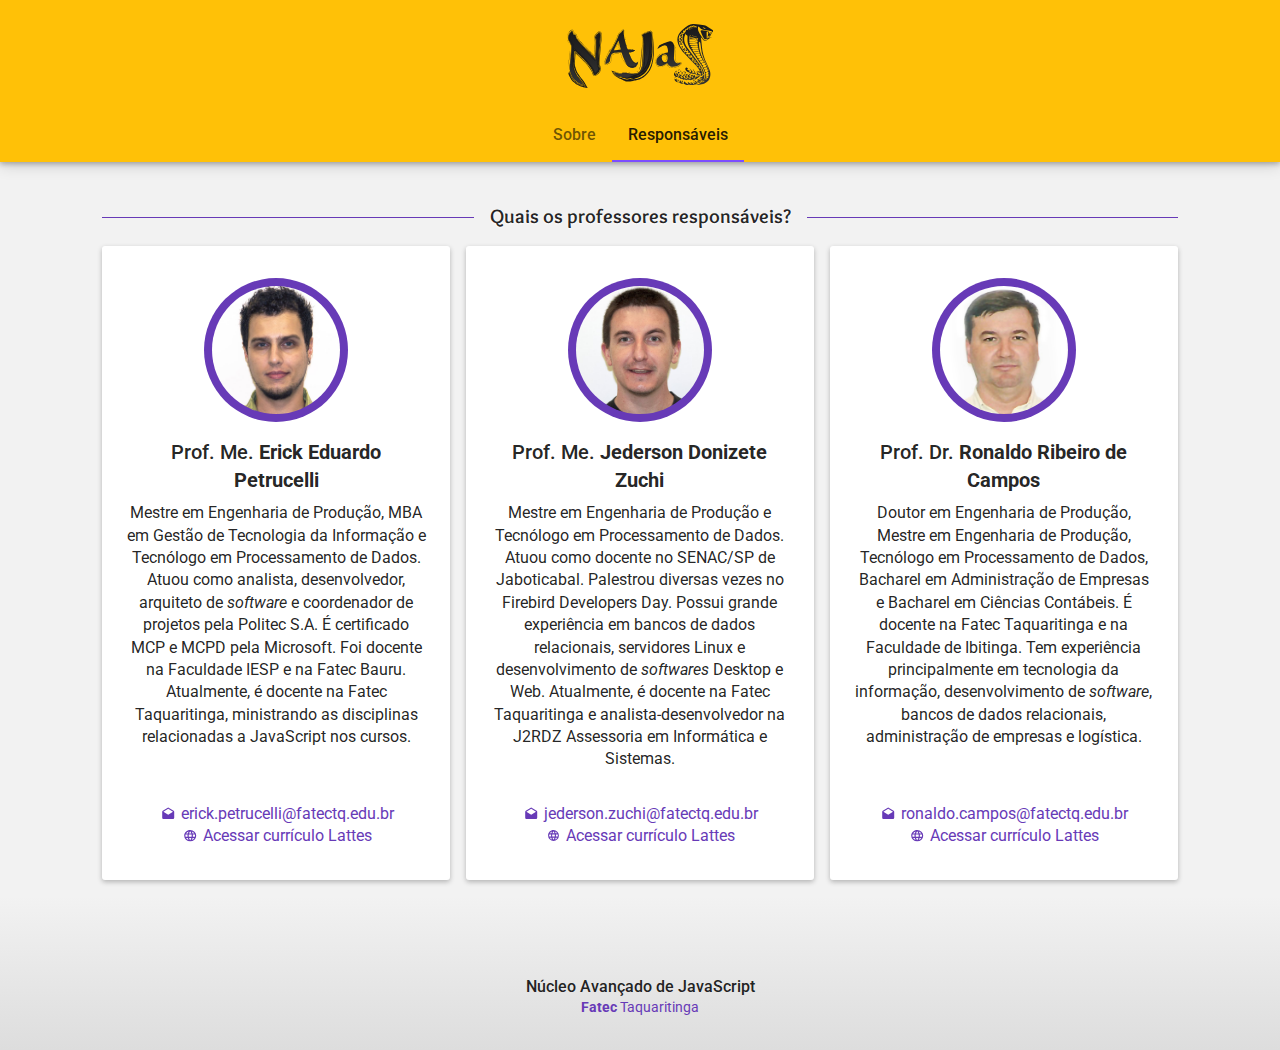
<file: responsaveis.html>
<!DOCTYPE html>
<html lang="pt-br">

<head>
  <meta charset="utf-8">
  <meta name="viewport" content="width=device-width">

  <title>Responsáveis - Núcleo Avançando de JavaScript - Fatec Taquaritinga</title>
  <link href="css/app-1.1.min.css" rel="stylesheet">

  <link rel="apple-touch-icon" sizes="57x57" href="apple-touch-icon-57x57.png">
  <link rel="apple-touch-icon" sizes="60x60" href="apple-touch-icon-60x60.png">
  <link rel="apple-touch-icon" sizes="72x72" href="apple-touch-icon-72x72.png">
  <link rel="apple-touch-icon" sizes="76x76" href="apple-touch-icon-76x76.png">
  <link rel="apple-touch-icon" sizes="114x114" href="apple-touch-icon-114x114.png">
  <link rel="apple-touch-icon" sizes="120x120" href="apple-touch-icon-120x120.png">
  <link rel="apple-touch-icon" sizes="144x144" href="apple-touch-icon-144x144.png">
  <link rel="apple-touch-icon" sizes="152x152" href="apple-touch-icon-152x152.png">
  <link rel="apple-touch-icon" sizes="180x180" href="apple-touch-icon-180x180.png">
  <link rel="icon" type="image/png" href="favicon-32x32.png" sizes="32x32">
  <link rel="icon" type="image/png" href="favicon-194x194.png" sizes="194x194">
  <link rel="icon" type="image/png" href="favicon-96x96.png" sizes="96x96">
  <link rel="icon" type="image/png" href="android-chrome-192x192.png" sizes="192x192">
  <link rel="icon" type="image/png" href="favicon-16x16.png" sizes="16x16">
  <link rel="manifest" href="manifest.json">
  <link rel="mask-icon" href="safari-pinned-tab.svg" color="#ffc107">
  <meta name="apple-mobile-web-app-title" content="Najas">
  <meta name="application-name" content="Najas">
  <meta name="msapplication-TileColor" content="#ffc107">
  <meta name="msapplication-TileImage" content="/mstile-144x144.png">
  <meta name="theme-color" content="#ffc107">
</head>

<body>
  <header class="header">
    <nav class="topbar">
      <div class="container">
        <h1 class="logo">
          <a href="/najas/" class="ripple">
            <svg xmlns="http://www.w3.org/2000/svg" xmlns:xlink="http://www.w3.org/1999/xlink" viewBox="0 0 860.6 375.91"><defs><style>.a{fill:url(#a);}.b{fill:url(#b);}.c{fill:url(#c);}.d{fill:url(#d);}.e{fill:url(#e);}.f{fill:url(#f);}.g{fill:url(#g);}.h{fill:url(#h);}.i{fill:url(#i);}.j{fill:url(#j);}.k{fill:url(#k);}.l{fill:url(#l);}.m{fill:url(#m);}.n{fill:url(#n);}.o{fill:url(#o);}.p{fill:url(#p);}.q{fill:url(#q);}.r{fill:url(#r);}.s{fill:url(#s);}.t{fill:url(#t);}.u{fill:url(#u);}.v{fill:url(#v);}.w{fill:url(#w);}.x{fill:url(#x);}.y{fill:url(#y);}.z{fill:url(#z);}.aa{fill:url(#aa);}.ab{fill:url(#ab);}.ac{fill:url(#ac);}.ad{fill:url(#ad);}.ae{fill:url(#ae);}.af{fill:url(#af);}.ag{fill:url(#ag);}.ah{fill:url(#ah);}.ai{fill:url(#ai);}.aj{fill:url(#aj);}.ak{fill:url(#ak);}.al{fill:url(#al);}.am{fill:url(#am);}.an{fill:url(#an);}.ao{fill:url(#ao);}.ap{fill:url(#ap);}.aq{fill:url(#aq);}.ar{fill:none;}.as{fill:#1a1a1a;fill-rule:evenodd;}.at{fill:url(#ar);}.au{fill:url(#as);}.av{fill:url(#at);}</style><linearGradient id="a" x1="781.31" y1="397.93" x2="781.31" y2="39.08" gradientUnits="userSpaceOnUse"><stop offset="0" stop-color="#333"/><stop offset="1" stop-color="#1a1a1a"/></linearGradient><linearGradient id="b" x1="731.77" y1="369.07" x2="731.77" y2="322.17" xlink:href="#a"/><linearGradient id="c" x1="726.36" y1="397.76" x2="726.36" y2="359.55" xlink:href="#a"/><linearGradient id="d" x1="765.43" y1="340.06" x2="765.43" y2="294.57" xlink:href="#a"/><linearGradient id="e" x1="741.73" y1="356.79" x2="741.73" y2="336.61" xlink:href="#a"/><linearGradient id="f" x1="773.12" y1="357.08" x2="773.12" y2="338.17" xlink:href="#a"/><linearGradient id="g" x1="674.87" y1="347.55" x2="674.87" y2="324.64" xlink:href="#a"/><linearGradient id="h" x1="803.22" y1="384.49" x2="803.22" y2="374.27" xlink:href="#a"/><linearGradient id="i" x1="693.7" y1="348.54" x2="693.7" y2="329.2" xlink:href="#a"/><linearGradient id="j" x1="725.26" y1="358.94" x2="725.26" y2="342.16" xlink:href="#a"/><linearGradient id="k" x1="761.29" y1="349.44" x2="761.29" y2="335.6" xlink:href="#a"/><linearGradient id="l" x1="786.56" y1="385.71" x2="786.56" y2="375.94" xlink:href="#a"/><linearGradient id="m" x1="712.44" y1="347.27" x2="712.44" y2="333.21" xlink:href="#a"/><linearGradient id="n" x1="729.95" y1="343.94" x2="729.95" y2="331" xlink:href="#a"/><linearGradient id="o" x1="683.44" y1="330.64" x2="683.44" y2="319.43" xlink:href="#a"/><linearGradient id="p" x1="702.93" y1="333.2" x2="702.93" y2="322.38" xlink:href="#a"/><linearGradient id="q" x1="704.73" y1="384.6" x2="704.73" y2="370.91" xlink:href="#a"/><linearGradient id="r" x1="668.3" y1="324.34" x2="668.3" y2="311.95" xlink:href="#a"/><linearGradient id="s" x1="679.58" y1="376.96" x2="679.58" y2="365.05" xlink:href="#a"/><linearGradient id="t" x1="722.42" y1="331.85" x2="722.42" y2="318.45" xlink:href="#a"/><linearGradient id="u" x1="698.21" y1="320.41" x2="698.21" y2="311.99" xlink:href="#a"/><linearGradient id="v" x1="773.68" y1="375.71" x2="773.68" y2="369.12" xlink:href="#a"/><linearGradient id="w" x1="789.92" y1="347.76" x2="789.92" y2="341.17" xlink:href="#a"/><linearGradient id="x" x1="715.97" y1="321.18" x2="715.97" y2="314.53" xlink:href="#a"/><linearGradient id="y" x1="684.52" y1="312.91" x2="684.52" y2="306.99" xlink:href="#a"/><linearGradient id="z" x1="720.29" y1="226.77" x2="720.29" y2="99.28" xlink:href="#a"/><linearGradient id="aa" x1="833.55" y1="369.72" x2="833.55" y2="368.02" xlink:href="#a"/><linearGradient id="ab" x1="849.56" y1="363.65" x2="849.56" y2="362.44" xlink:href="#a"/><linearGradient id="ac" x1="696.7" y1="116.37" x2="696.7" y2="99.28" xlink:href="#a"/><linearGradient id="ad" x1="690.03" y1="151.55" x2="690.03" y2="136.98" xlink:href="#a"/><linearGradient id="ae" x1="698.78" y1="162.41" x2="698.78" y2="151.91" xlink:href="#a"/><linearGradient id="af" x1="697.04" y1="140.67" x2="697.04" y2="127.83" xlink:href="#a"/><linearGradient id="ag" x1="714.18" y1="196.78" x2="714.18" y2="186.56" xlink:href="#a"/><linearGradient id="ah" x1="690.93" y1="131.15" x2="690.93" y2="119.52" xlink:href="#a"/><linearGradient id="ai" x1="728.37" y1="196.51" x2="728.37" y2="188.21" xlink:href="#a"/><linearGradient id="aj" x1="748.55" y1="226.77" x2="748.55" y2="215.7" xlink:href="#a"/><linearGradient id="ak" x1="704.26" y1="180.1" x2="704.26" y2="169.73" xlink:href="#a"/><linearGradient id="al" x1="701.22" y1="122.57" x2="701.22" y2="113.38" xlink:href="#a"/><linearGradient id="am" x1="740.53" y1="209.39" x2="740.53" y2="200.94" xlink:href="#a"/><linearGradient id="an" x1="703.31" y1="148.92" x2="703.31" y2="140.56" xlink:href="#a"/><linearGradient id="ao" x1="716.62" y1="184.65" x2="716.62" y2="180.39" xlink:href="#a"/><linearGradient id="ap" x1="770.55" y1="133.2" x2="770.55" y2="118.08" xlink:href="#a"/><linearGradient id="aq" x1="127.78" y1="397.93" x2="127.78" y2="81.06" xlink:href="#a"/><linearGradient id="ar" x1="348.86" y1="296.81" x2="348.86" y2="74.67" xlink:href="#a"/><linearGradient id="as" x1="410.76" y1="358.23" x2="410.76" y2="85.84" xlink:href="#a"/><linearGradient id="at" x1="623.18" y1="289.58" x2="623.18" y2="140.65" xlink:href="#a"/></defs><title>logo</title><path class="a" d="M866.5,314.44a70.61,70.61,0,0,1,2.65,18.45,65.87,65.87,0,0,1-2.92,20A48.55,48.55,0,0,1,853.38,376a52.69,52.69,0,0,1-11.54,8.62c-19.13,11-45.73,12.88-55.63,13.31,8-3.89,15.94-7.11,23-11.29,26.1-15.46,33.93-36.37,27.7-61.29-6.16-24.66-21.4-46.08-36.47-67.6-16.25-23.2-32.71-46.31-48-69.9-8.86-13.62-15.21-28.32-17.32-43.74-1.23-9-.62-18.26-0.11-27.37,0.34-6-.29-10.85-8-14-2-.81-2-4.69-3.16-7.83-2.12,5.49-4.81,10.93-6.29,16.58-6.09,23.12.05,44.93,14.12,64.85,19.76,28,41.13,55.23,61.9,82.74,13.62,18,26.92,36.2,34.61,56.59,5.26,13.94,8.08,28.07,3.47,42.57-0.85,2.68-1.82,5.54-3.75,7.74-3,3.44-6.42,8.46-10.55,9.13A33,33,0,0,1,792.56,369c-0.63-.47.51-3.87,1.57-4.17,4-1.12,7.88-1.36,11.56,1.79,2.54,2.18,6.73,3.32,10.44,4.32,1.6,0.43,3.85-.67,5.86-1.63-7.5-2.38-14.92-4.36-19.11-11.22,7.86,2,14.65,1.69,21.32-1.79-4.06.26-7.73,0.83-11.3,0.57-1.83-.13-3.49-1.73-5.23-2.67,1.58-1,3-2.48,4.79-2.93,3.63-.91,7.47-1.26,13.07-2.12l-5.18-2c3.32-2.76,7.67-5,9.37-8.12,2.59-4.8-3.68-5.8-6.73-7.1,1.12-4.26,3.61-8.35,2.53-11.7-0.61-1.88-7.08-2.53-10.91-3.73L814,317.62l10.44,4.1-6.83,10.71,9.7,5.24-15.89,7.75c0.37-5.55.77-10.2,1-14.85,0.12-2.8-1.37-4.23-5.18-4.92-7.42-1.34-13.66-4.29-17.14-11.58,6.65,2.65,11.48,6.2,18.59,3.94-5.3-12.41-13.11-23.48-22.64-33.62-22.79-24.24-46.27-48.06-69.17-72.23-15.72-16.6-29-34.38-36.54-54.55-12-32.14-3.19-60.61,25.27-85,10-8.61,21.16-16.42,32.22-24.2a50.91,50.91,0,0,1,34.53-9.06c20.19,1.83,40.36,3.89,60.43,6.39,4.53,0.56,9,2.9,12.85,5.18,12.37,7.41,24.32,15.27,36.63,22.75,6.87,4.17,7,5.71,1,10.68a23.77,23.77,0,0,0-5.73,7.28c-4.22,8.11-8.05,16.34-12,24.53l-1.88-.34-0.92-10.16-8.92,11.86-0.81-.36c0.86-7.08,1.83-14.15,2.52-21.24a22.87,22.87,0,0,0-.38-8.31c-0.42-1.49-2.72-2.63-4.17-3.93-1.45,1.16-4.16,2.33-4.15,3.48,0.07,11,.6,22.05,1,33.84,5.31-1.34,8.66-2.65,12.14-2.94s7.33,0.38,12,.7a1.54,1.54,0,1,0-.25-0.36c-8.8,6-17.17,12.56-26.62,17.85-5.56,3.12-15.29-.17-19.09-4.88a95.34,95.34,0,0,0-12.88-13.79c0.44,2.77,1,5.54,1.31,8.32,1.82,16.14,3.93,32.27,5.3,48.44a247.71,247.71,0,0,0,28.2,96.54C855.35,284.88,860.33,299.78,866.5,314.44ZM744.8,206.92L745,207c-7.22-9.65-14.7-19.18-21.62-29-15.26-21.58-22.3-44.45-15.46-69.35,0.25-.92,0-2.77-0.41-2.85-4.78-.94-3.1-4.45-2.28-5.78,1.08-1.75,4.43-2.6,6.78-3.86,0.89-.48,2.23-0.91,2.49-1.57,2.55-6.44,12.41-10.35,10-18.66-0.23-.8,3.57-2.4,5.58-3.54a5.33,5.33,0,0,1,1.88.44L729.28,76l0.62,0.42L737,71c0-2.18-.65-4,0.18-5.1,0.61-.83,3.25-1.25,4.76-1,4.3,0.72,9.06-1.92,9.85-5.57,0.22-1,1.57-1.92,2.4-2.88l2.36,3c2.86-2.27,9.75-.59,9.61-6.28,1.65,0.05,4.15-.43,4.8.25,4.76,4.93,12.35,2.87,19,6.37-0.53-5.36-2.64-8-7.43-9.24-2.81,5-4.9,5.09-9.81.38l6.66,0.64,0.31-1.32c-1.84-.36-3.66-0.76-5.51-1.07-5-.84-9.7-1.62-12.89,3.37-1,1.5-5.17,1.66-7.89,2.44l-0.59-1.42L759.24,51l-0.92-1.17c-4.7,1.82-10.77,1.57-12.22,7.84-0.51,2.22-4.71,3.91-7.23,5.85l-1.56-1.34,5.3-4.58-1.28-1c-2.42,2.22-6.64,4.32-6.89,6.68-0.52,5-5,5.31-7.93,7.53L725.37,70l4.32-4.73c-7,3.63-6.75,3.7-8.66,9-0.58,1.61-4.24,4.12-4.87,3.85-5.53-2.42-5.88,2.15-8.65,3.4C712.84,87.1,710.69,94.35,702,95l3.39-4.18-6.57-2.44c0,2.19-.33,3.92.18,5.47,1.3,4-1.77,6.6-7.16,5.72-6,8.44-8.33,17.75-9,27.27-0.14,1.94,4,4,4,6s-4.05,4.19-3.76,6a122.54,122.54,0,0,0,5.35,22.76c2.36,6.55,6.34,12.71,9.73,19a33,33,0,0,0,3.13,4.12l1.22-.57-0.79-3,1.78-.32a45.86,45.86,0,0,1,1.89,5.36c0.46,2-.3,4.53.93,6.08,2.61,3.26,6.17,6,9.62,9.28l2,6.23,1.55-.1L722,202.8l8.73,1.54L729,211.26l-6.25.67,6.47,6.32,12.53-2.59L737,228.34l2,2.13,8.07-1c-0.48,10-.43,10.41,7.92,9.66,6.52-.58,7.73,1.28,6,5.7-2.67,7,.82,12,7.49,16.16,5.63-6.66-4-5.36-7.35-8.62L776.26,254c-0.67,3.14-1.07,5.87-1.88,8.53-1.25,4.1.88,5.81,5.78,5.91,2.93,0.06,5.85.21,8.9,0.33-4.26,14.65-4.26,14.65,13.67,16.87-0.85,4.27-4,9.69-1.91,12.49,2.3,3,9.56,3.62,15.32,5.49L811,314.28l12.34,1.92,0.38-1.48-7.09-2.33c0.63-1.53,1.14-2.77,1.66-4,2.29-5.48.4-7.88-6.63-8.71-2.78-.33-5.5-0.94-8.25-1.43l0.21-.91,10.42,0.09,1.07-1.52c-9.52.11-10.95-3.13-8.2-9.22,1.49-3.29-1.92-4.19-5.87-4.16-13,.1-14-1.38-8.71-11.05a6.76,6.76,0,0,1,.55-0.88c3.12-4.05.67-4.7-4-4.56-3.9.12-7.83-.3-12.75-0.53l4.26-10.89c0.36,3.93-.42,7.32,1.27,9.42,1,1.23,5.91.41,9.06,0.51l0.05-1.44L783.15,262c0.23-1.22.36-2.18,0.6-3.13,1.42-5.6,0-7.16-7-7.42a31.47,31.47,0,0,1-4.87-.18c-2.61-.52-7.22-1.21-7.31-2.08-0.3-3.07,1-6.25,1.63-9.39l2.08,0.28-1.78,8.56,11.64,0.61,0.18-1.56-8.08-1.06a19.86,19.86,0,0,1,.4-2.61c1.87-6.26,1.2-6.86-7-7.15-4-.14-8-0.69-12.75-1.13l2.7-6.64c1.89,6.59,7.76,4.14,11.92,4.76l0.78-1.25-4.63-2c-1.44-3.2-1.71-6.22-3.71-7.56s-5.74-1-8.73-1.39C751.52,213,751.51,213,744.8,206.92ZM868.87,100.18l1,0.2,9.71-18.33c-2.87-.56-6.39-1.37-10-1.91-9.14-1.38-18.3-2.66-27.46-3.94-14.33-2-28.13-4.52-35.94-16.12-1.54-2.28-5.28-3.59-8.38-5.59-2.76,7.87-2.14,17.64,1.69,27.06,7.26,17.89,19.91,33.59,31.63,49.63,1.14,1.55,4.07,2.66,6.44,3.15,9.18,1.89,13.6-4.14,19-8.37l-10.27,5.38-0.52-.56,10-7.92a74.19,74.19,0,0,0-15.18,5.76c-3.13,1.53-5.45,1.07-7.08-1.39-3.14-4.76-6.69-9.41-9-14.41a274.69,274.69,0,0,1-12.27-29.19c-2-5.84,1.14-8.2,8.53-7.26,11.24,1.43,22.33,3.55,33.51,5.28,5.07,0.78,6.47,3.33,6.08,7.12-0.32,3.11-.34,6.25-0.49,9.37l1.27,0.22,6.1-12.91,2.23,0.49Zm-8.8,217.62c-0.19-2.1.06-4.3-.65-6.27-4.28-11.91-7.4-24.25-13.49-35.54-16.28-30.22-28.7-61.11-31.66-94.22-0.87-9.79-2.43-19.54-3.89-29.29-0.54-3.59-2-6.95-8-9.2-0.41,3.93-1.16,7.23-1,10.51,1.2,34.16,10.89,66.74,28.43,97.75C841.89,273,854.49,294.19,860.06,317.8ZM791.86,145.1c0.92-.85,2.8-1.82,3.16-3.07,0.89-3.07-1.24-5-4.92-5.71-13.49-2.44-27-4.79-40.51-7.17-4.14-.73-5.62,1.16-5.83,4-0.28,3.85,2.36,5.47,6.88,6.08,11.83,1.61,23.62,3.45,35.43,5.18C787.66,144.68,789.28,144.81,791.86,145.1Zm-39.57,7.65c-4.6,0-5.74,1.86-4.9,5.12,1.11,4.33,4.47,6.4,9.86,6.52,10.78,0.23,21.57.41,32.35,0.71,3.25,0.09,6.3-.49,5.82-3.44-0.29-1.76-2.62-4.44-4.46-4.68C778.13,155.26,765.19,154.09,752.28,152.75Zm-7.67-7.2c0.07,3.31,2.57,4.93,6.81,5.36,12.5,1.27,25,2.74,37.5,3.78,1.85,0.15,4-1.63,6-2.52-1.36-1.73-2.39-4.68-4.14-5-13.49-2.34-27.11-4.2-40.71-6.11C746.11,140.51,744.31,142.1,744.62,145.55Zm32.87,32.25,0-.51-7.28.46c-2.43.14-5-.07-7.25,0.51-1.81.46-4.37,1.7-4.65,2.89-1,4,4.55,8.41,9.66,7.92,8.66-.84,17.29-1.93,26-2.79,3.82-.38,5.28-2,5-5-0.29-3.14-2.07-4.79-6.23-4.48C787.61,177.2,782.55,177.47,777.49,177.79Zm6.76-2.83,0.08,0.84,5.46-.35c3.39-.23,7.21.16,7.22-4.11s-3.38-4.64-7.33-4.68c-10.13-.11-20.27-0.33-30.4-0.29-6.63,0-8.56,2.59-4.86,7,1.38,1.62,4.88,2.91,7.42,2.9C769.31,176.18,776.78,175.43,784.25,175Zm-29.67-69.14c-5.54.19-8.1,3.59-7.3,8.19a4.81,4.81,0,0,1-1.09,3.74c-3.94,4.44-2.45,8.36,4.06,9.56,13.06,2.42,26.19,4.62,39.24,7.1,4.55,0.86,6.63-.5,7-4,0.26-2.79.27-5.59,0.35-7.35-2.15.28-5.4,1.49-8.05,0.92-11.76-2.52-23.37-5.48-35-8.41-4.87-1.23-5.77-4.8-2.17-7.78C752.35,107.18,753.26,106.69,754.58,105.81ZM773,201.66c7.95-1.17,15.12-2.25,22.31-3.28,3.7-.53,6.72-1.34,6-5.24s-3.09-5.82-8.22-5.16c-7.21.93-14.46,1.62-21.63,2.7-2.79.42-7.61-.1-6.28,4.1C766.25,198.19,767.89,201.8,773,201.66Zm10.26,12.45c5.25-1,11.39-2,17.48-3.3,4-.83,4.81-3.18,3.71-6.1-1-2.72-2.1-5.51-6.82-4.82-7,1-14,1.92-20.88,3.28-1.65.32-3.84,2.12-4,3.4C772.18,210.44,777.59,214.39,783.27,214.11Zm18.7-1.83c-4.92.91-9.72,1.62-14.38,2.71-3.15.74-7.2,1.18-6.42,5.18,0.75,3.84,5.32,7.06,9.74,6.48,4.78-.64,9.47-1.73,14.18-2.69,4.38-.9,5.11-3.38,4-6.45C808,214.61,806.68,211.83,802,212.28ZM801.06,240a96.45,96.45,0,0,0,11-2.93c1.56-.59,3.2-2.71,3.17-4.1-0.1-5.76-4.85-8.41-11.88-7a67.84,67.84,0,0,0-7.09,1.52c-3.09,1-7.21,1.42-6.35,5.38S795.7,240.33,801.06,240Zm29.65,19.77c-0.59-4.43-4.82-8.75-8.24-8.43-6.62.62-14.69,5.09-14.43,8,0.36,4,5.4,9,8.73,8.78C823.49,267.55,831.14,263,830.71,259.72Zm-22.53-5.51c4.25-1.6,8.57-3,12.6-4.86a3.82,3.82,0,0,0,1.68-3.36c-0.56-5.79-5.19-8.24-12.12-6.61-2.14.5-4.26,1.08-6.37,1.66-3,.83-6.19,1.77-4.67,5.06C800.86,249.55,802.67,253,808.17,254.21Zm30.15,19c-0.27-4.55-3.78-8.29-7.53-8-6,.44-14.17,5-14.07,7.91,0.14,3.82,4.91,8.76,8.2,8.5C830.44,281.24,838.5,276.19,838.33,273.26Zm6.71,13c-0.69-7.48-4.3-9.15-12.26-5.64a38.12,38.12,0,0,0-5.69,2.79,5.87,5.87,0,0,0-2.53,3.11c-0.66,3.07,4.09,8.64,7,8.59C837.15,295,845.34,289.62,845,286.25Zm-5.17,45.52c1.69,1.69,3.2,4.7,5.09,4.85,8.61,0.68,16.21-9.4,12-15.53a4.54,4.54,0,0,0-3.11-1.71C847.89,319.46,840.42,326.36,839.86,331.77Zm14.84-20.49c-1.61-2,.42-7.15-6.36-5.74-3.24.67-6.25,2.41-9.06,4-3.79,2.16-2.84,5.27-1.34,8,0.88,1.6,2.54,3.71,4.31,4.06C847.26,322.59,855.19,316,854.69,311.28Zm-4.54-12.52c-0.72-6.24-3.83-7.65-10.48-4.73a40.49,40.49,0,0,0-5.77,2.72,5.19,5.19,0,0,0-2.4,3.08c-0.44,3.86,3,8,6.14,7.8C843.34,307.35,850.55,302.24,850.15,298.77Zm7.28,34.46c-4.8,2.47-10,4.16-13.27,7.19-2.14,2-1.51,5.88-2.12,8.93,2.88-.4,5.95-0.44,8.58-1.32a17.05,17.05,0,0,0,6.19-3.88C860,341,860.53,337.51,857.43,333.23Zm0.16,14-13.41,5.58a4,4,0,0,0-1.59.68c-1.11,2-2.06,4.15-3.45,7C852.08,358.39,858.48,353.47,857.58,347.22ZM740,76.54c7.71-4.37,14.57-9,22.25-12.42,8.25-3.7,17.37-2.16,26.18-.33C772.74,56.66,755.76,61.19,740,76.54Zm83.56-17.91c8.31,9.89,10.56,10.51,18.21,5.16Zm-32.91,58.47,0.7-1.42-29.51-9.32-0.6,1.21Zm44.59,259.18c-8.12-1.57-10.86,2.17-13.12,6.55ZM850,363.65l-0.83-1.21L833.05,368l1,1.7Zm-54.84-85.24,1.78-6.5-1.27-.27-3.44,8.94,10.18-.64-0.06-.76Z" transform="translate(-26.97 -39.08)"/><path class="b" d="M782.42,365.2c-9.88-3-19.59.52-30.18,3.87-5.35-3.2-19.35-3.52-24.58,0-4.58-5.18-10.28-6-16.88-2.36-5.3-5.46-10.83-7.08-17.81-5.21-0.55-5.26-3-6.71-9.13-6.17-2.19-1.74-3.77-4.11-5.57-4.21-8.55-.48-16.25,1.22-20.79,8.13L656,358l9.11-8.93c-11.75-9.29-12.75-13.75-4.92-26.9,2,5.1,3.86,9.24,5.23,13.49,1.64,5.1,8.74,11.28,17.93,14.64l0.14-9.69,20,18.51-1.41-15.51c12,2.66,11.49,11.3,15.57,17.62l1-5.66L733,364.64,733,353,752.8,364l-1.53-16.86c2.39,1.44,3.48,2.15,4.63,2.79,5.78,3.24,11.3,6.86,17.43,9.59,5.16,2.3,6.57,1.25,7.27-3.49,0.4-2.67,1.15-5.32,1.79-8.18,3.63,0.64,6.34,1.28,9.11,1.58,3.6,0.39,6.41.58,6.71-3.92,0.32-4.84,5.56-3.34,10.21-3.46-2.3,7.11-8.45,10.77-14.52,14.59C790.08,359,786.76,361.92,782.42,365.2Zm-76.67-16.41c-3,7.17-2.83,7.5,4.33,8.77Z" transform="translate(-26.97 -39.08)"/><path class="c" d="M737.47,379.78l20.68,12.88,1.27-1.09-8.27-9.34c3.41,0.11,5,.45,6.47.15,4.08-.86,5.78.51,7.1,3.53,2.06,4.69,5.54,8.34,13.49,7.51-2.38-2.2-4.74-3.9-6.33-6s-2.23-4.37-3.22-6.42l27,8.55a13,13,0,0,1-3.55,2c-13,3.62-25.61,8.43-40.24,5.13-4.93-1.11-10.84.87-16.29,0.78-3.94-.07-8.87-0.28-11.55-2.12-5.69-3.91-11.82-4.62-18.83-5-4.15-.22-8.12-2.5-12.17-3.85a60.93,60.93,0,0,0-5.9-1.93c-11-2.46-21.94-4.51-27.28-14.37-3.18-5.88-4-5.59-.88-8.31l0.24,2.62,0.21,2.35,11.17-7.3c-0.94,11.75,1.88,20.59,16.55,23.13L690,370.34l2.47-.29c3.34,9.16,8.17,17.16,20.89,19.28l1.64-11.9,1.93-.18c7.9,7.47,15.56,15.21,28.43,17.84C738.86,391.23,734.24,386.94,737.47,379.78Z" transform="translate(-26.97 -39.08)"/><path class="d" d="M754.61,328.89L749,339.95l-8.75-8.57,7.12,1.83,5.33-4.54c-3.54-2-7.15-3.77-10.66-5.65-7.65-3.59-16.65-8.51-19.65-17.36-2-3.93,2-12.78,7-10.81,3,1,6,4.92,9,7.87-2,0-5,0-5,1-2,8.85,11,5.9,16,10.82-3-1-5,2-7,2,2,1,4,3,6.44,3.38l6.73,3.74a30.63,30.63,0,0,0-.24-6.93,27,27,0,0,0-1.71-6.16c-1.22-4.84-5.22-6.8-7.23-10.74a16.42,16.42,0,0,1,5.43,4.9l5.37,4.94c-1.76,1.86-.7,3.32,9.38,8l-5.55,2.17c0.28,3.62,1.18,6.16,7.06,6.06,1.91,0,3.88,2.92,6.77,5.29,1.38-10.1-4.33-17.75-8.81-25.74,2.62,2.9,7.62,3.68,7.7,8.94,0,3.07,6.06,6.06,9.41,9.1l-7.56,1.16,12.86,10.14c4.42-2.94,4-5.33-3.2-17.52l13,11.2c-0.19.8-1.27,3.42-.78,3.63a100.9,100.9,0,0,0,10.91,3.32c1.63,3.47-.07,5.57-6.16,4.39-14.4-2.77-28.61-6.14-42.89-9.3C758,330.14,756.73,329.59,754.61,328.89Z" transform="translate(-26.97 -39.08)"/><path class="e" d="M740.17,336.61c10.74,4.84,8.15,12.54,6.86,20.18C734.74,351.11,731.28,344.57,740.17,336.61Z" transform="translate(-26.97 -39.08)"/><path class="f" d="M772.31,338.17c5.38,2.73,9.63,5.18,6.11,10.9-1.43,2.33-1.19,5.31-1.71,8C765.27,355.26,763,351,772.31,338.17Z" transform="translate(-26.97 -39.08)"/><path class="g" d="M680.8,347.55c-12.38-7.22-15.05-14.39-8.1-22.9,0.69,2.18.88,4.07,1.9,5.6,0.86,1.29,2.69,2.17,5,3.89Z" transform="translate(-26.97 -39.08)"/><path class="h" d="M791.94,374.27l22.56,3.94c-3.45,3.57-6.71,6.84-12.7,6.19A11.44,11.44,0,0,1,791.94,374.27Z" transform="translate(-26.97 -39.08)"/><path class="i" d="M698.28,348.54c-11.2-3.74-14.11-10.6-8.06-19.34l2.54,8.77,7.51-1.74Z" transform="translate(-26.97 -39.08)"/><path class="j" d="M721.94,342.16c9.57,3.83,8.75,10.26,7.45,16.78C721.93,357.42,717.92,348.43,721.94,342.16Z" transform="translate(-26.97 -39.08)"/><path class="k" d="M755,338.2c6.61,5.24,8.34-.85,13.08-2.6l-4.57,13.84C755.84,347.65,753.19,344.34,755,338.2Z" transform="translate(-26.97 -39.08)"/><path class="l" d="M776.35,378.82c6.69-4,8-3.89,12.51.64a34.88,34.88,0,0,0,3.62,3.25c1.28,1,2.76,1.79,4.3,2.78A24.44,24.44,0,0,1,776.35,378.82Z" transform="translate(-26.97 -39.08)"/><path class="m" d="M713.87,347.27l-7.59-10.48,1.66-1,5.82,2.67,1.93-5.27c6.77,4.59-.51,9,0.68,13.22Z" transform="translate(-26.97 -39.08)"/><path class="n" d="M724.89,331l5.22,4.36,4.42-3.4,1.06,0.3-3.71,11.68C725.28,340.27,723.15,336.42,724.89,331Z" transform="translate(-26.97 -39.08)"/><path class="o" d="M681,330.63c-0.68-1.77-1.37-3.54-2.08-5.43-0.53-1.85-.53-3.82-1.53-5.78,4,2,8,2,12,3-2,2.95-5,4.92-6.69,8.26H681Z" transform="translate(-26.97 -39.08)"/><path class="p" d="M698,323.42c4.4,3.88,7.4-1,11.4-1-1,3.93-5,6.88-6,10.81-3-2-5-5.9-7-8.75Z" transform="translate(-26.97 -39.08)"/><path class="q" d="M707.94,384.6a107.22,107.22,0,0,1-8.36-8.92c-0.37-.48,2.27-2.45,4.52-4.76l5.82,12.56Z" transform="translate(-26.97 -39.08)"/><path class="r" d="M671.4,312c-3,1.57-3,4.52-5,6.49,3,0,4-2.95,7-3.93,0,4.92-6,5.9-8,9.83-2-2-3-3.93-1.64-6.05C664.49,316.36,666.83,314.36,671.4,312Z" transform="translate(-26.97 -39.08)"/><path class="s" d="M683.11,377c-7.45-4.81-8.41-7.17-5.65-11.91C685,367,681.54,372.17,683.11,377Z" transform="translate(-26.97 -39.08)"/><path class="t" d="M720.79,331.85c-8.35-6.52.65-9.47,6.65-13.4a11.53,11.53,0,0,0-3.49,6.52C722.92,327.12,721.92,329.3,720.79,331.85Z" transform="translate(-26.97 -39.08)"/><path class="u" d="M703.13,314c-2.69,1.54-6.69,3.51-9.69,6.46,0-2.95-1-5.9,2.25-8.42C696.6,315,698.85,316.13,703.13,314Z" transform="translate(-26.97 -39.08)"/><path class="v" d="M769.71,369.12l9.78,2.86-11.63,3.74Z" transform="translate(-26.97 -39.08)"/><path class="w" d="M794.92,341.17l-0.36,6.59-9.63-3.36Z" transform="translate(-26.97 -39.08)"/><path class="x" d="M713.37,321.18c-1-2.17-1.57-3.63-2.07-4.94,3.17-.54,5.93-1.05,9.34-1.72C718.43,316.58,716.24,318.58,713.37,321.18Z" transform="translate(-26.97 -39.08)"/><path class="y" d="M689.25,307.48c-3.25,1.76-6.34,3.52-9.46,5.42a6.34,6.34,0,0,1,3-5.1A8.21,8.21,0,0,1,689.25,307.48Z" transform="translate(-26.97 -39.08)"/><path class="z" d="M692.85,116.37c9.26-4.72,11.73-8.36,6.67-17.09l-8.22,7.95,1.2,1.07,6.23-1.58c-1.59,2.28-2.5,3.47-3.27,4.73S694.12,114,692.85,116.37Zm-4.07,35.18c7.59-6.27,9.11-9.07.64-14.57l-4.51,7.67,1.5,0.6,5-2.53Zm8.07,9.12-1.11-4.56,1.91-.49,3.42,6.79L704.8,156l-9.55-4.06C693.78,155.49,689.71,158.65,696.85,160.67Zm-1.24-20c7.61-3.8,7.75-5.58,1.45-12.84L692.51,134l5.14,0.45Zm24.1,49.57-10.21-3.69-0.85,7.29,4.29-3.6,3,6.53,1.4-.08Zm-30.55-59.09c7.69-5.29,8.42-7.84,4.08-11.63L686,123.69l5.68,1.16Zm38.26,57.06-2.74.27c0,2.23-1.1,5.14.24,6.53a4.76,4.76,0,0,0,7.57-.86Zm14,37.52,14.05,1,0.18-1.39L744.93,224l2.11-8-1.6-.31Zm-39.29-56-2.25,7,5.58-3.64,0.64,7C711,175,708.2,172.3,702.15,169.73Zm2.41-56.34c-8.17,2.75-8.54,4-2.74,9.19ZM704,140.56c-5.12,5.52-4.88,6.29,2.22,8.36Zm17.66,42.15-9.46-2.32-0.52,1.35C716.72,185.29,718.77,185.55,721.61,182.71Z" transform="translate(-26.97 -39.08)"/><path class="aa" d="M834,369.72l-1-1.7" transform="translate(-26.97 -39.08)"/><path class="ab" d="M849.14,362.44l0.83,1.21" transform="translate(-26.97 -39.08)"/><path class="ac" d="M692.85,116.37c1.27-2.42,1.86-3.7,2.61-4.92s1.68-2.45,3.27-4.73l-6.23,1.58-1.2-1.07,8.22-7.95C704.59,108,702.12,111.64,692.85,116.37Z" transform="translate(-26.97 -39.08)"/><path class="ad" d="M688.78,151.55l2.64-8.84-5,2.53-1.5-.6,4.51-7.67C697.89,142.48,696.37,145.28,688.78,151.55Z" transform="translate(-26.97 -39.08)"/><path class="ae" d="M696.85,160.67c-7.14-2-3.07-5.18-1.59-8.76L704.8,156l-3.73,6.44-3.42-6.79-1.91.49Z" transform="translate(-26.97 -39.08)"/><path class="af" d="M695.61,140.67l2-6.24-5.14-.45,4.54-6.15C703.36,135.1,703.22,136.87,695.61,140.67Z" transform="translate(-26.97 -39.08)"/><path class="ag" d="M719.71,190.24l-2.31,6.45-1.4.08-3-6.53-4.29,3.6,0.85-7.29Z" transform="translate(-26.97 -39.08)"/><path class="ah" d="M689.16,131.15l2.47-6.3L686,123.69l7.28-4.17C697.58,123.31,696.85,125.86,689.16,131.15Z" transform="translate(-26.97 -39.08)"/><path class="ai" d="M727.42,188.21l5.07,5.95a4.76,4.76,0,0,1-7.57.86c-1.34-1.39-.25-4.3-0.24-6.53Z" transform="translate(-26.97 -39.08)"/><path class="aj" d="M741.44,225.73l4-10L747,216l-2.11,8,10.74,1.4-0.18,1.39Z" transform="translate(-26.97 -39.08)"/><path class="ak" d="M702.15,169.73c6,2.57,8.87,5.24,4,10.37l-0.64-7-5.58,3.64Z" transform="translate(-26.97 -39.08)"/><path class="al" d="M704.56,113.38l-2.74,9.19C696,117.38,696.39,116.14,704.56,113.38Z" transform="translate(-26.97 -39.08)"/><path class="am" d="M744.8,206.92l-7.49,2.47L736.07,208l2.17-7.11L745,207Z" transform="translate(-26.97 -39.08)"/><path class="an" d="M704,140.56l2.22,8.36C699.08,146.85,698.84,146.08,704,140.56Z" transform="translate(-26.97 -39.08)"/><path class="ao" d="M721.61,182.71c-2.84,2.84-4.89,2.58-10-1l0.52-1.35Z" transform="translate(-26.97 -39.08)"/><path class="ap" d="M792.45,133.2c-9.58-7.63-21.22-9.31-33.86-8.15-2,.18-4.05.3-6.09,0.39-3,.13-6.1.22-6-3.2s3.27-4.71,6.77-3.94q19.07,4.2,37.89,9.12c1.55,0.41,2.25,2.89,3.34,4.42Z" transform="translate(-26.97 -39.08)"/><path class="aq" d="M44.58,315.57a42.68,42.68,0,0,1-1.25-11.31c0-3.94.19-7.93,0.11-11.63s0.18-7.37.47-11.07a110.39,110.39,0,0,1,1.42-11.16c0.39-3.69.8-7.41,1.19-11.1s0.78-7.37,1.15-11c2.57-26.53,5.51-56.21,5.88-67,0.37-12.59.73-13.94-4.78-26.53-2.57-5.85-9.92-16.64-12.13-22.93-4-12.14-2.57-22.48,4.78-34.63,7.72-13,13.23-16.19,16.17-16.19,1.47,0,2.57,4,4.78,14.39,1.47,5.85,3.31,6.74,4.78,6.74a40.33,40.33,0,0,1,7.35.45c3.31,0,4,12.59,5.51,15.74,7.35,17.09,30.87,40.47,42.63,53.06,23.52,25.18,49.61,51.26,69.82,73.75,1.84,1.8,2.57,1.8,2.94-3.15,1.84-15.74,5.14-72.85,5.14-94,0-16.19-2.57-24.73-4.78-29.23-0.73-1.35-.37-4.5,9.55-15.29,6.61-7.19,10.66-10.79,11.76-10.79,2.94,0,3.67,4.5,4,12.14,0,4.95-.37,19.34-2.94,42.27-4.78,43.62-7.72,91.28-8.45,112.42-0.37,9.89,0,18.89,1.47,22.93,5.14,14.39,5.51,18.44,5.51,20.69,0,11.69-18.74,31-27.19,31-1.47,0-2.94-3.15-4.78-9-3.31-11.69-12.49-31-41.52-63.4-19.11-21.58-49.61-49-69.45-70.6-3.31-3.6-5.51-3.15-6.25,1.35C64.94,207.87,63.1,239.8,62,256c-0.31,4.57-.47,9-0.5,13.12s0.1,8.18.39,12a73.32,73.32,0,0,0,1.89,11.3c1.14,3.91,2.5,8.09,3.91,12.4s3,8.76,4.79,13.32a72.62,72.62,0,0,0,4.34,10c1.66,3.21,3.5,6.32,5.38,9.37,1.73,2.71,3.51,5.35,5.3,8s3.8,5.29,5.86,8.08c11.26,14.94,22.26,28.4,31.26,44.31-21-3.67-39-17.13-55.74-32.26-2.18-2.74-4.14-5.59-6.06-8.5s-3.65-5.77-5.46-8.63c-2.45-4.33-4.57-8.64-6.43-12.83s-3.42-8.16-4.64-11.71C45.61,321.27,45.06,318.48,44.58,315.57Z" transform="translate(-26.97 -39.08)"/><path class="ar" d="M44.58,315.57a42.68,42.68,0,0,1-1.25-11.31c0-3.94.19-7.93,0.11-11.63s0.18-7.37.47-11.07a110.39,110.39,0,0,1,1.42-11.16c0.39-3.69.8-7.41,1.19-11.1s0.78-7.37,1.15-11c2.57-26.53,5.51-56.21,5.88-67,0.37-12.59.73-13.94-4.78-26.53-2.57-5.85-9.92-16.64-12.13-22.93-4-12.14-2.57-22.48,4.78-34.63,7.72-13,13.23-16.19,16.17-16.19,1.47,0,2.57,4,4.78,14.39,1.47,5.85,3.31,6.74,4.78,6.74a40.33,40.33,0,0,1,7.35.45c3.31,0,4,12.59,5.51,15.74,7.35,17.09,30.87,40.47,42.63,53.06,23.52,25.18,49.61,51.26,69.82,73.75,1.84,1.8,2.57,1.8,2.94-3.15,1.84-15.74,5.14-72.85,5.14-94,0-16.19-2.57-24.73-4.78-29.23-0.73-1.35-.37-4.5,9.55-15.29,6.61-7.19,10.66-10.79,11.76-10.79,2.94,0,3.67,4.5,4,12.14,0,4.95-.37,19.34-2.94,42.27-4.78,43.62-7.72,91.28-8.45,112.42-0.37,9.89,0,18.89,1.47,22.93,5.14,14.39,5.51,18.44,5.51,20.69,0,11.69-18.74,31-27.19,31-1.47,0-2.94-3.15-4.78-9-3.31-11.69-12.49-31-41.52-63.4-19.11-21.58-49.61-49-69.45-70.6-3.31-3.6-5.51-3.15-6.25,1.35C64.94,207.87,63.1,239.8,62,256c-0.31,4.57-.47,9-0.5,13.12s0.1,8.18.39,12a73.32,73.32,0,0,0,1.89,11.3c1.14,3.91,2.5,8.09,3.91,12.4s3,8.76,4.79,13.32a72.62,72.62,0,0,0,4.34,10c1.66,3.21,3.5,6.32,5.38,9.37,1.73,2.71,3.51,5.35,5.3,8s3.8,5.29,5.86,8.08c11.26,14.94,22.26,28.4,31.26,44.31-21-3.67-39-17.13-55.74-32.26-2.18-2.74-4.14-5.59-6.06-8.5s-3.65-5.77-5.46-8.63c-2.45-4.33-4.57-8.64-6.43-12.83s-3.42-8.16-4.64-11.71C45.61,321.27,45.06,318.48,44.58,315.57Z" transform="translate(-26.97 -39.08)"/><path class="as" d="M62.46,231.48a10.36,10.36,0,0,1,.11-2.4C62.83,229.27,62.69,230.7,62.46,231.48Z" transform="translate(-26.97 -39.08)"/><path class="as" d="M61.54,227.17L61.37,229l-0.36,0a2.58,2.58,0,0,0,0-1.21C61.12,226.92,61.36,227.26,61.54,227.17Z" transform="translate(-26.97 -39.08)"/><path class="as" d="M28,113.07a10.91,10.91,0,0,1,.41-2.84A6.74,6.74,0,0,1,28,113.07Z" transform="translate(-26.97 -39.08)"/><path class="as" d="M29.46,134.26a17.65,17.65,0,0,0-.6-2.38,3.48,3.48,0,0,0-.69-1.65,15.29,15.29,0,0,0,.73,3,34.56,34.56,0,0,0,1.49,3.94c0.58,1.28.07,1,1,2.6a2,2,0,0,1,.69,1.06c0.32,0.63.68,1.38,0.93,1.78a95.6,95.6,0,0,0,5.22,9.63,52.85,52.85,0,0,0,3.25,5A15.32,15.32,0,0,0,40,154.53c-0.53-2.83-5-9.42-7-13.35a55.73,55.73,0,0,1-2.54-5.64c-0.2-.56-0.45-1.19-0.6-1.68l-0.47-1.51c-0.34-1-.6-2-0.93-2.9a18.18,18.18,0,0,0,.68,2.88C29.46,133.39,29.7,134.29,29.46,134.26ZM39,152.49c-0.38.08-1.62-2.41-2.57-4A12,12,0,0,1,39,152.49Z" transform="translate(-26.97 -39.08)"/><path class="as" d="M28.06,131.73a16.47,16.47,0,0,1,1,2.86c0.22,0.65.41,1.28,0.51,1.69s0.11,0.59,0,.51c-0.19-.48-0.34-1-0.47-1.32l-0.34-1c-0.16-.52-0.35-1-0.71-2C28.2,132.55,28.19,132.27,28.06,131.73Z" transform="translate(-26.97 -39.08)"/><path class="as" d="M62.85,224.88c0.61-5.44.28-7.75,0.88-13.2,0.19-1.32-.15-0.87-0.07-1.82,0.34-6.34,1.1-16.16,1.6-22.43,0-.94,0-2,0-3.11s0-2.36,0-3.29a35.47,35.47,0,0,1,.23-3.64c0-.55,0-1.18-0.07-1.83s-0.1-1.4-.11-2.12c0-1.51.1-3.09-.08-4.6a34.69,34.69,0,0,0-1.27-6.23c-0.61-2-1.3-3.79-1.92-5.39-0.72-1.85-1.42-3.89-2.13-5.52-0.21-.48-0.42-0.94-0.64-1.4s-0.58-1.17-.88-1.72l-1.78-3.12c-2.36-4.08-4.47-7.51-6.48-10.87-0.84-1.39-1.54-2.62-2.19-3.81l-0.46-.87-0.4-.81-0.3-.62c-0.11-.25-0.23-0.63-0.35-0.95a29.7,29.7,0,0,1-1.46-7.32,10.21,10.21,0,0,0-.13-1.2c0-.38-0.06-0.78-0.08-1.3a20.87,20.87,0,0,1,1.06-6.07c0.63-2.07,1.5-4.15,2.14-6.08l0.92-1.83c0.2-.37.4-0.75,0.62-1.12a15.93,15.93,0,0,1,1.49-2.14,5.77,5.77,0,0,1,2-1.64,1.84,1.84,0,0,1,.62-0.15,0.49,0.49,0,0,1,.49.37,6.79,6.79,0,0,1,.39,1.34,2.32,2.32,0,0,1,.54,1.3c0.28,0.46-.26.53-0.14,0.9,0,0.73.5,1.63,0.07,1.92-0.49-.28-0.51-1.64-0.94-1.26l-0.43-1.12a2.74,2.74,0,0,0-.26-0.53c-0.1-.22-0.38-0.14-0.57-0.05a4.8,4.8,0,0,0-1.81,1.8,7.07,7.07,0,0,0-.68,1.7l-0.08.2c0,0.06,0,.1-0.25.52a21.05,21.05,0,0,0-.91,1.94c-0.47,1.09-.68,2-1,3s-0.5,1-.66,1.58a17.22,17.22,0,0,0-.7,3.32,19.18,19.18,0,0,0-.13,3,21.76,21.76,0,0,0,.44,3.76,29.44,29.44,0,0,0,1.17,4.21l0.48,1.26c0.14,0.24.23,0.43,0.47,0.87,0.39,0.74.94,1.69,1.45,2.62,1.06,1.87,2.15,4,3.53,6.31l2.68,4.51c0.94,1.6,1.93,3.28,3,5.35,0.26,0.48.56,1.12,0.83,1.69l0.66,1.45c0.41,0.9.83,1.84,1.25,2.82,0.84,2,1.73,4.06,2.57,6.67a39.9,39.9,0,0,1,1.36,5,26.17,26.17,0,0,1,.33,2.68l0.15,2.55c0.16,2.42.3,4.55,0.28,6.42L67.08,180l0,1.6L67,183.38c-0.09,2.36-.22,4.53-0.35,6.64-0.06.88-.29,2.14-0.35,3.05-0.09,1.53-.26,5.85-0.46,8.5-0.08,1.07-.29,1.87-0.38,3-0.16,2-.18,3.43-0.54,6-0.07.51-.15,1.69-0.17,1.8-0.05.45,0.09,0.64,0,1.21a16.89,16.89,0,0,0-.64,3C63.61,220.92,63.62,224.45,62.85,224.88Z" transform="translate(-26.97 -39.08)"/><path class="as" d="M115.3,177.85c1.81,2.12,3.23,3.69,4.44,4.91,0.79,0.79,1.29,1.53,1.57,1.83,3.47,3.85,8.69,9.33,11.61,12.2,4.64,4.56,9.08,9.35,13.8,14.19,2.32,2.38,5.37,5.5,7.13,7.25,0.79,0.78,1.17,1.4,1.57,1.81l6.28,6.39,7,7.21a2.07,2.07,0,0,1,.63.84c4.14,4.47,5.55,5.66,8.47,8.74,0,0,.28.36,0.69,0.82s0.94,1,1.36,1.49c1.26,1.3,2.11,2,2.79,2.69l1.68,1.72,0.84,0.86,0.73,0.41,2.89,1.6,1.43,0.79,0.71,0.39,0.18,0.1,0.13,0,0.26,0.07,2.09,0.55,1.67,0.39a4.42,4.42,0,0,0,.83.07,3.27,3.27,0,0,0,1.08-.13,2.77,2.77,0,0,0,1.06-.64,6.89,6.89,0,0,0,.64-0.67c0.37-.45.69-0.9,1-1.35a19.17,19.17,0,0,1,1.54-2,1,1,0,0,0,.22-0.58l1.94-4.21,1.13-6.18c0.08-.52.21-1,0.24-1.53l0.14-1.63,0.27-3.09c0.17-2,.34-3.72.44-5.2s0-2.07.1-3l0.71-12.07c0.21-3.57.34-8.46,0.52-12.63l0.2-3.61c0.43-10.51,1.24-26.51,1.33-38.56,0-3.08,0-6.14,0-9.22s-0.18-6.25-.44-9.38-0.64-6.28-1.2-9.44c-0.28-1.58-.61-3.17-1-4.77-0.2-.8-0.41-1.6-0.65-2.41-0.11-.4-0.23-0.8-0.37-1.21l-0.2-.61c-0.06-.2-0.14-0.45-0.16-0.48l-0.22-.56c-0.14-.32-0.28-0.64-0.43-0.95a1.66,1.66,0,0,1-.31-1,4.7,4.7,0,0,1,.66-1.81,18.35,18.35,0,0,1,1-1.59c0.68-.91,1.45-1.88,2.2-2.8,2.25-2.69,4.8-5.44,7.32-8,1.26-1.28,2.54-2.53,3.72-3.6,0.29-.25.58-0.52,0.82-0.71l0.33-.26c0.11-.12.16-0.06,0.14-0.16s-0.28-.49-0.41-0.68l-0.36-.55q-0.35-.55-0.66-1.14c-0.2-.36-0.4-0.84-0.56-1.14a5.73,5.73,0,0,1-.42-0.88,4.33,4.33,0,0,1-.37-1.47v0l-0.29,2.34h0l0,0,0,0,0.1-.08,0.2-.16,0.2-.16a0.29,0.29,0,0,0-.08,0,0.8,0.8,0,0,1-.13-0.12,1.85,1.85,0,0,1-.31.44,1.63,1.63,0,0,1-.2.19c-0.05,0-.21.2-0.31,0.28a3.63,3.63,0,0,1-.37.28c-0.14.1-.22,0.11-0.42,0.27a7.16,7.16,0,0,1-1.12.64l-0.29.12-0.38.19-0.38.18-0.15.07h0a0.26,0.26,0,0,1,.09.16,3.3,3.3,0,0,1,.14.39,17.08,17.08,0,0,1,.53,2.62c0.13,0.91.21,1.86,0.3,2.77s0.14,1.62.14,2.38c0,1.76,0,3.43,0,5.05-0.05,3.25-.17,6.29-0.37,9.62-0.3,5.22-.73,10.48-1.23,15.78s-1.13,10.63-1.72,16.16c-2.2,20.43-3.85,41.33-5.48,62.29-1.16,15.06-2.21,30.57-2.62,45.09-0.09,3.49-.13,7.24,0,11.23,0.08,2,.19,4.06.43,6.24a32.88,32.88,0,0,0,1.51,7.35c1.33,3.73,2.66,7.61,3.73,11.35a47.19,47.19,0,0,1,1.25,5.26,8.34,8.34,0,0,1-.08,3.56,21.82,21.82,0,0,1-2.35,5.51,43.72,43.72,0,0,1-3.85,5.59c-0.72.9-1.48,1.78-2.25,2.64l-1,1c-0.23.24-.47,0.48-0.71,0.72a27.51,27.51,0,0,1-3.09,2.64,17.88,17.88,0,0,1-2.36,1.5,6.52,6.52,0,0,1-1.31.5,3.76,3.76,0,0,1-.69.11,0.89,0.89,0,0,1-.6-0.3,8.36,8.36,0,0,1-1.36-2.58c-0.35-.92-0.66-1.86-0.94-2.81-0.14-.48-0.32-0.94-0.48-1.41-0.08-.23-0.17-0.47-0.26-0.7l-0.45-1.16c-0.73-1.81-1.48-3.6-2.31-5.32a137.75,137.75,0,0,0-11.2-19.3c-2.61-3.86-5.57-7.61-8.43-11.35-1.46-1.84-2.87-3.71-4.3-5.57s-2.88-3.67-4.37-5.47l-4.79-5.56-4.83-5.38c-4.49-5-9.68-10.31-13-13.61-2.87-2.84-5.06-5.16-7.2-7.31-4.38-4.41-9.05-8.72-13.41-12.94-1.35-1.31-2.48-2.64-3.77-3.86s-2.64-2.29-4-3.6c0,0-.93-1.11-1.62-1.76-3.69-3.49-7.3-7.17-10.7-10.41l-2.15-2.06-2.92-2.87c-2.27-2.29-4.85-5-5.19-5.36a28.73,28.73,0,0,0-3-2.67c-0.92-.76-1.79-1.48-2.73-2.32a18.31,18.31,0,0,0-2.11-1.81c-0.76-.52-1.74-1-2.46-1.52l-1-.67c-0.33-.2-0.62-0.39-1-0.56a6.71,6.71,0,0,0-2.22-.79,3.78,3.78,0,0,0-1.39.06,3.72,3.72,0,0,0-1.28.67,6.55,6.55,0,0,0-1.5,2c-0.36.69-.65,1.51-1,2.27-0.16.39-.32,0.76-0.47,1.17l-0.43,1.33L63.06,193l-0.21.66c-0.06.23-.11,0.51-0.16,0.76l-0.62,3.08a10.48,10.48,0,0,0-.18,1.1l-0.44,5.29c-0.23,2.74-.6,5.26-0.79,7.88l-0.26,3.46-0.16,2.7-0.31,5.35-1.16,21.59L58.2,255.4l-0.29,10.69c-0.15,3.54,0,7.13.17,10.68,0.1,1.79.23,3.53,0.42,5.36s0.48,3.64.82,5.42c0.32,1.53.68,3,1.07,4.54l0.32,1.22,0.39,1.13,0.74,2.15,2.94,8.61c1,2.84,2.15,5.66,3.21,8.47l1.6,4.21,0.78,2.07q0.41,1.09.85,2.15c0.69,1.64,1.23,3,2,4.54,0.53,1.05,1.25,2.08,1.87,3.19,1.56,2.8,3.22,5.73,5,8.38,1.62,2.36,3.37,4.66,5,6.88,0.77,1.08,1.74,2.45,2.52,3.39,0.13,0.17.71,0.6,0.9,0.84C89,350,89.62,351,90.2,351.74c6.81,8.58,14.37,17.52,21.25,26.75,4.87,6.51,9.44,13.14,13.23,19.39l0.11,0.17-0.2,0a75.35,75.35,0,0,1-9.83-2.22,78,78,0,0,1-15.67-6.28c-0.9-.43-1.8-0.93-2.71-1.41s-1.81-.95-2.62-1.47c-2.59-1.58-5.42-3.59-8-5.45s-4.94-3.48-7.31-5.35c-1.91-1.52-3.8-3.08-5.65-4.68-0.93-.8-1.86-1.6-2.76-2.42l-1.38-1.23-0.75-.67a5.91,5.91,0,0,1-.65-0.77,135.77,135.77,0,0,1-8.18-12.14l-1.88-3-0.93-1.49c-0.31-.5-0.6-1.06-0.88-1.56-1.12-2-2.17-4.09-3.18-6.11-2-4-3.79-8-5.42-11.75-1-2.46-.53-2.45-1-4.13a6.39,6.39,0,0,1-.58-1.27,9.39,9.39,0,0,1-.31-1.55,11.44,11.44,0,0,0-.54-2.53c-0.63-2.09-1.26-2.83-1.9-4.59-0.17,1.2-.78-0.46-0.59,1.34-0.62-.38-0.55.93-1.06,0.82a41.54,41.54,0,0,1,.51,4.51c0.06,0.69.09,1.29,0.21,2.19a7.25,7.25,0,0,0,.38,1.54c0.16,0.51.29,0.91,0.47,1.42,1.41,1.83,1.61,4,2.24,5.77,0.4,1.11.88,2.08,1.45,3.41,1,2.35,2.14,4.66,3.34,6.93q0.9,1.71,1.84,3.4l1.95,3.47,4.07,6.5c1.34,2.18,2.73,4.37,4.15,6.45,0.51,0.76,1,1.78,1.63,2.68,0.18,0.26.38,0.5,0.58,0.74l0.65,0.77A12.43,12.43,0,0,0,66,369.69l1.59,1.49L69,372.56c1,0.91,1.92,1.8,2.89,2.65,0.68,0.58,1.07.74,1.48,1.09,0.65,0.53,1,1,1.33,1.27,1.34,1.09,2.62,2.08,3.76,3l3.06,2.28a129.5,129.5,0,0,0,18,11c1,0.5,1.72,1,2.19,1.24,1.18,0.56,2.42,1,3.52,1.39,0.86,0.35,1.73.74,2.61,1.12l2.65,1a74.1,74.1,0,0,0,13.38,3.43l9.14,1.42-4.74-7.65c-0.78-1.26-1.54-2.53-2.35-3.76-1.6-2.48-3.18-4.64-4.85-7-0.67-1-1-1.74-1.59-2.6-0.43-.65-1.4-1.86-1.81-2.44-1.27-1.77-1.42-1.73-2.19-2.91a11.12,11.12,0,0,0-1.15-1.41c-2.51-3.29-4.43-5.8-6-7.56-1.91-2.09-4.49-5.41-6.83-8.38-1-1.15-2.12-2.31-3.19-3.59-0.61-.72-1.21-1.63-1.8-2.38s-1-1-1.62-1.76l-3.59-4.75c-1.28-1.63-2.51-3.11-3.61-4.73-1.82-2.63-3.45-5-4.56-6.93-0.39-.67-1.15-1.67-1.63-2.49-1-1.7-1.75-3.29-2.78-5.21s-1.9-3.46-2.66-5.23a53.68,53.68,0,0,1-1.9-5.27c-0.59-1.79-1.2-3.56-1.92-5.32a72.75,72.75,0,0,0-2.71-7.89l-2.39-8-1-3.36L65.86,292c-0.07-.25-0.11-0.48-0.18-0.8l-0.36-1.77c-0.6-2.88-1.31-6.41-1.08-9.2-0.34-1.29-.07-2.72-0.46-4.11,0-3.26-.07-6.2.08-8.86a7.73,7.73,0,0,1-.05-1.78,5.56,5.56,0,0,0,.29-1.18s0-.19-0.1-0.45a4.6,4.6,0,0,1-.1-0.74,3.81,3.81,0,0,1,.31-1.77v5c0,1.68,0,3.36.06,5.07a15.21,15.21,0,0,0,.26,1.76c0,0.73-.14,1.12-0.06,2.35,0.13,1.78.33,3.46,0.52,5.25A70.61,70.61,0,0,0,67,291l0.15,0.54,0.2,0.58,0.45,1.29L68.69,296l1.78,5.13,0.89,2.55,1,2.5,2,5L76.21,316c0.67,1.75,1.22,3.11,1.9,4.57a85.65,85.65,0,0,0,4.88,9c0.8,1.3,1.79,2.69,2.56,3.89,1.17,1.87,2.23,3.55,3.49,5.35,0.59,0.82,1.21,1.48,1.82,2.29,0.33,0.44.66,0.91,1,1.39l1.1,1.43,6.18,8,7.36,9.32a6.77,6.77,0,0,1,1.09,1.44c0.61,0.84.83,1.1,1.46,1.92,4.12,5.39,7.52,9.86,11.87,16.18,3.13,4.57,6.17,9.4,8.93,14.22l6.58,11.51-12.88-2.58-2.91-.58-1.44-.29-1.4-.36-2.78-.72-2.68-.84a100.42,100.42,0,0,1-23.59-11.24c-1-.63-1.09-0.87-2-1.5s-1.86-1.14-2.64-1.69A182.27,182.27,0,0,1,65.62,371.8l-1.37-1.23a4,4,0,0,1-.69-0.76L62.94,369,62,367.75l-0.85-1.17C60,365,59,363.47,58,362c-2-3.05-3.68-6-5.37-8.72L51.88,352c-0.26-.44-0.61-1.09-0.83-1.51-0.5-.93-1-1.89-1.45-2.86s-0.47-1.31-.93-2.33-1.26-2.43-1.64-3.36c-1.44-3.48-2.41-6.81-3.89-10.49-0.44-.19-1.19-2.12-1.78-3.33-0.23-.52-1.13-1.84-0.67-0.43a5.92,5.92,0,0,1-.66-1c-0.25-.45-0.52-0.86-0.67-1.1-0.44-1.09-.63-0.83-0.81-0.38-0.09.23-.18,0.49-0.28,0.7s-0.23.31-.42,0.08c-0.5-1.09-.8-1.28-1.07-1.32a2.25,2.25,0,0,0-.74.22c-0.47.11-.61-0.5-0.82,0.19-0.06.21-.25,0.1-0.23,0.05a3.8,3.8,0,0,0-.07.42c0,0.17,0,.39,0,0.6s0,0.4,0,.74a5.67,5.67,0,0,0,.18,1l0.24,1,0.12,0.65,0.25,1.34a34,34,0,0,0,1.35,5.77c2.53,5.62,5.22,11.62,7.39,15.92l0.51,1,0.65,1.22L46,355.44l0.29,0.48,0.52,0.88c1.51,2.62,2.17,4.17,3.74,6.58A28.11,28.11,0,0,0,52.39,366c0.15,0.19.37,0.16,0.56,0.4l3.23,4.2,2,2.48,0.77,1,0.38,0.48c0.14,0.15.3,0.27,0.45,0.41l1.6,1.41,3.91,3.43a97.42,97.42,0,0,0,8.07,6.42,32.24,32.24,0,0,0,3.54,3.14l4.46,3.44c2.12,1.49,1.92.73,4.07,2.18l2.75,1.6c0.89,0.5,1.77.93,2.49,1.25,1.72,1.11,3.62,2.11,5.53,3.13,1,0.49,2,1,3,1.43s2,0.93,3.07,1.35a106.71,106.71,0,0,0,12.91,4.46c1.05,0.28,2.21.63,3.47,0.88l3.93,0.77L148.58,415l-13.45-23-3.3-5.64c-1.92-3.3-3.39-6.32-5.44-9.31-1.18-1.71-2.6-3.08-3.15-3.91-0.94-1.45-2.64-3.36-3.82-4.9-0.55-.71-1.15-1.78-1.73-2.55L111,357l-6.66-8.44a94.75,94.75,0,0,1-5.65-8c-1.17-1.81-2.16-3.22-3.19-4.56s-2.07-2.61-3.15-4.12c-0.37-.5-0.59-0.87-1-1.46l-1-1.67c-0.69-1.14-1.39-2.31-2-3.44a62,62,0,0,1-3.41-6.77c-0.45-1.06-.86-2.11-1.22-3.13l-1.33-3.77c-0.9-2.51-1.89-4.79-2.67-7.08-0.43-1.29-.86-2.6-1.2-3.92s-0.67-2.64-1-3.9-0.73-2.77-1.11-3.91c-0.32-1-.93-2.16-1.26-3.21L75,289.43v-0.07l0-.21-0.15-.89c-0.1-.59-0.19-1.17-0.32-1.82-0.27-1.3-.59-2.62-0.77-3.93-0.15-1.11-.2-2-0.25-3.41l-0.14-3.88c-0.05-1.33-.29-2.31-0.32-3.32a44,44,0,0,1,.18-4.48l0.55-7.92c0-.74.07-1.52,0.09-2.29s0.08-1.62.14-2.35c0.13-1.53.42-2.84,0.52-4.18s0.1-3.16.19-4.79l0.36-5.36c0.19-3.5.26-6.89,0.46-10.11,0.09-1.4.31-2.73,0.43-4.13,0.13-1.62.13-3.21,0.25-4.73,0.13-1.76.31-3.48,0.46-5.15l0.07-.72a3.5,3.5,0,0,0,0-.47c0-.35-0.34-1-0.35-1.35a0.29,0.29,0,0,1,0-.15,0.4,0.4,0,0,1,.12-0.15,15.5,15.5,0,0,1-.13-2.54c0-.14.16,0,0.17,0s0-.34,0-0.42a0.5,0.5,0,0,1,.69.1c0.17,0.14.27,0.26,0.32,0.3a5.42,5.42,0,0,1,.48.34l1.63,1.42,0.9,0.8,0.29,0.27,1,0.95,1.93,1.89L99,231.47c6.33,6.2,14.77,14.34,19.55,19.2a14.25,14.25,0,0,0,1.17,1.35,11.86,11.86,0,0,0,1.82,1.52c0.69,0.66,1.64,1.87,2.39,2.62,1,1,1.92,1.85,2.52,2.46s0.46,0.67,1.13,1.36,1.2,1.14,2.09,2c2.06,2.1,4.26,4.26,6.47,6.74,1.64,1.87,3,3.57,4.48,5.45a30,30,0,0,1,3.87,4.37,28.64,28.64,0,0,1,3.79,4.42c2.69,3.49,5.89,7.27,8.58,10.91a186.82,186.82,0,0,1,10.84,16.6c1.1,1.9,2.26,4,3.34,6.2,0.52,1.1,1.09,2.2,1.56,3.32,0.24,0.56.5,1.11,0.72,1.66l0.84,2.15c0.77,2.13,1.39,4.36,2.13,6.32a39.36,39.36,0,0,0,2.26,5.44,19.16,19.16,0,0,0,5.06,6.31,7.1,7.1,0,0,0,1.34.73,6.58,6.58,0,0,0,2.46.77,12.48,12.48,0,0,0,2.5.1,22.7,22.7,0,0,0,4.91-.93,34.79,34.79,0,0,0,9.36-4.93,62.94,62.94,0,0,0,8.05-7l0.66-.69,0.59-.63,1.13-1.26q1.1-1.26,2.07-2.49c0.12-.15,1.06-1.39,1.92-2.68,0.44-.63.84-1.29,1.15-1.77s0.51-.82.51-0.82a13,13,0,0,0,.86-1.18,35.46,35.46,0,0,0,3.1-6.37,28,28,0,0,0,1.58-6.79,2.68,2.68,0,0,0,.33-1.38c0-.58,0-1.41,0-2.63A37.27,37.27,0,0,0,225,295c-0.49-2-1-3.76-1.57-5.52-1.1-3.52-2.26-6.82-3.46-10.13a11.47,11.47,0,0,1-.46-2c-0.15-1-.27-2-0.36-3.13-0.18-2.23-.25-4.61-0.27-7s0-4.83.14-7.32l0.36-7.66c0.67-12.39,1.35-24.84,2.46-39.22,0.23-3,.25-5.28.4-7.14,0.17-2.1.58-4.43,0.74-6.52,0.19-2.59.19-5.23,0.38-7.74s0.52-5.11.77-7.71l0.91-8.89c0.24-2.63.35-5.12,0.6-7.72,0.59-5.9,1.28-11.75,2-17.62s1.41-12,1.86-18.24c0.41-.31.33-2.51,0.41-3.64,0.39-4.9.78-10.33,1-15.33a29.62,29.62,0,0,1-.16-4.51l0.06-2.6c0-.52,0-1,0-1.48l-0.07-1.36c-0.08-1.07-.16-2.17-0.29-3.36s-0.29-2.43-.6-3.92l-0.11-.55-0.15-.61c-0.11-.41-0.2-0.8-0.37-1.3a15.65,15.65,0,0,0-.55-1.5l-0.36-.82c-0.14-.3-0.34-0.65-0.52-1L227.48,89l-0.15-.24-0.2-.29c-0.27-.38-0.56-0.76-0.86-1.12a7.13,7.13,0,0,0-.54-0.59q-0.31-.31-0.63-0.6t-0.67-.56c-0.23-.18-0.53-0.38-0.8-0.56s-0.57-.35-0.86-0.51l-0.44-.23-0.22-.11L221.78,84a13,13,0,0,0-2.71-.77,5.47,5.47,0,0,0-.61-0.08l-0.19,0-0.19,0h0c-2-.1-0.64,0-1.12,0h-0.31l-0.62,0a11.37,11.37,0,0,0-1.23.2,9,9,0,0,0-1.48.45c-0.34.13-.67,0.27-1,0.43s-0.73.39-1.09,0.6-0.49.31-.74,0.48l-0.34.23-0.26.19c-0.36.26-.7,0.52-1,0.75l-0.82.68c-1,.88-1.91,1.7-2.75,2.51-1.69,1.63-3.24,3.23-4.77,4.84l-2.26,2.42L196,99.45c-0.75.86-1.5,1.71-2.25,2.62-0.37.44-.75,0.89-1.12,1.37l-0.56.7c-0.17.2-.47,0.62-0.73,1a29,29,0,0,0-5,9.11,13.6,13.6,0,0,0-.48,2.48,8.71,8.71,0,0,0,.08,2.46,18.74,18.74,0,0,0,1.44,4.8c0.2,0.48.37,1,.55,1.43l0.26,0.68,0.1,0.34c0.14,0.45.27,0.91,0.4,1.38,0.25,0.94.47,1.91,0.66,2.89,0.39,2,.66,4,0.87,6a112,112,0,0,1,.52,11.66c0,1.09,0,2.47,0,3.75v3.23c0,2.31-.34,3.4-0.38,5.3-0.06,2.9.1,6-.41,8.29,0.05,6.65-.79,12.77-0.58,17.85-0.63,5.67-.63,11.75-1,17.85-0.17,2.91-.5,6-0.68,8.91l-0.15,2.58,0,0.87,0,1.82c0,1.21-.08,2.38-0.14,3.07a5.84,5.84,0,0,0-.24,1.2c0,0.29.16,0.75,0.15,1a0.51,0.51,0,0,0-.17.29c0,0.13,0,.35-0.09.54a0.24,0.24,0,0,1-.2.23,1.83,1.83,0,0,1-.62-0.63,7.26,7.26,0,0,0-.49-0.63c-0.6-.65-1.14-1-1.8-1.62L181.71,220l-1.19-1.12-3.26-3.3L171,209.25c-2.84-2.87-6.45-6.73-7.89-8.23a1,1,0,0,0-.5-0.35c-4.78-4.76-8.55-8.6-12.21-12.35a17.39,17.39,0,0,0-1.15-1.38c-0.78-.8-1-0.89-1.74-1.64-2.58-2.61-4.39-4.56-6.6-6.91-1-1.1-2.47-2.24-2.79-3.11-1.22-1.29-2.34-2-3-2.95-2.38-2.43-4.79-5-7.35-7.69l-7.73-8.17C115,151,109.93,145.58,105.53,140.7c-0.72-.81-1.12-1.24-2-2.13a78.28,78.28,0,0,1-5.09-6.27c-2.28-2.93-4-5.31-5.64-7.75-0.6-.89-1.05-1.88-1.66-2.83-1.07-1.65-2.94-4.74-3.21-5.38-0.23-.44-0.15-0.59-0.31-0.92h0a7.88,7.88,0,0,1-.52-1.87l-1-5.2a26.82,26.82,0,0,0-3.42-9.19,11.89,11.89,0,0,0-1.49-1.86,6.23,6.23,0,0,0-2-1.39,15.38,15.38,0,0,0-4.7-1.38,42.86,42.86,0,0,0-5.09-.38l-1.34,0H67.92c-0.06,0-.13,0-0.07,0L68,94.22l-0.94,5.23v0a4.78,4.78,0,0,1,1.32-1.62c0.22-.17.56-0.5,0.85-0.7s0.68-.5,1.07-0.75L70.9,96,71,96h0v0s0,0,0,0l-0.09-.28c-0.29-1-.54-1.91-0.8-2.89-0.5-1.94-1-4-1.49-5.78l-0.38-1.39-0.44-1.28c-0.15-.42-0.28-0.87-0.44-1.27l-0.5-1.14A23.22,23.22,0,0,0,64.71,78a21.75,21.75,0,0,0-2.28-2.79,5.42,5.42,0,0,0-3-1.87H59.31c0-.22,0-0.06,0-0.11H59.14l-0.27,0a4,4,0,0,0-.53,0,7.72,7.72,0,0,0-1,0,13.53,13.53,0,0,0-2,.31,16.38,16.38,0,0,0-3.51,1.21A30,30,0,0,0,42,82.39a44.49,44.49,0,0,0-3.06,4.17c-0.46.72-.93,1.4-1.37,2.11l-1.3,2.15c-0.68,1.05-1.36,2.16-2,3.24l-1,1.6L32.52,96.9c-0.6,1.12-.62,1.38-1.12,2.49a15.53,15.53,0,0,0-1.13,2.53,62.54,62.54,0,0,0-2.11,6.64,54.85,54.85,0,0,0-1.2,6.58c0.23,0.11.38-.75,0.55-1.82s0.38-2.37.61-3.15a15.21,15.21,0,0,1,.74-2c0.41-1.28,0-1.58.61-2.78,0.26,0.36,1-2.08,1.57-3.12A11.32,11.32,0,0,0,32,99.89a6.34,6.34,0,0,1,.85-2.06l0.78-1.28c0.27-.49.69-1.11,1-1.66,0.73-1.14,1.43-2.3,2.2-3.4s1.49-2.26,2.31-3.31l1.19-1.61c0.4-.53.83-1,1.24-1.53,3.33-4.07,7-7.34,10.85-9.16a1.39,1.39,0,0,1,.63-0.41,14.38,14.38,0,0,1,3.11-.93,8.12,8.12,0,0,1,1.74-.17,6.69,6.69,0,0,1,.91,0h0.21c0,0.19,0,.05,0,0.1h0l0.24,0a3.66,3.66,0,0,1,.45.13,3.76,3.76,0,0,1,1.3.87,11.5,11.5,0,0,1,1,1.09,23.22,23.22,0,0,1,1.82,2.55A27.94,27.94,0,0,1,67,86.35c0.83,2.86,1.54,6.06,2.39,9l0.26,0.83a1.69,1.69,0,0,0,.18.47,0.05,0.05,0,0,0,0,0h0l-0.06,0-0.65.46a7.41,7.41,0,0,0-.58.47,7,7,0,0,0-1.35,1.44l-0.13.22-0.06.13a0.09,0.09,0,1,1,0,0V99.4l0.72-3.87h0l-0.07,0,0,0H69l1.68,0.05c1.12,0.05,2.21.15,3.29,0.29A15.66,15.66,0,0,1,78.33,97a4.93,4.93,0,0,1,1.85,1.26,10.73,10.73,0,0,1,1.38,1.78,26.94,26.94,0,0,1,3.14,8.77l0.4,2,0.31,1.63c0.16,0.82.32,1.65,0.51,2.37a5.75,5.75,0,0,0,.41,1.17,72.36,72.36,0,0,0,7.55,12.61c1.16,1.53,2.39,3.13,3.55,4.51l2.89,3.62c1.22,1.54,2.29,2.94,3.65,4.55,0.56,0.67,1.41,1.44,2,2.13,0.9,1.06,1.06,1.41,1.85,2.29,2.44,2.65,4.91,5,7.35,7.69,1.71,1.87,3.38,3.9,5.12,5.8,0.78,0.84,1.23,1.13,2.14,2.09,0.67,0.7,1.34,1.59,2,2.26l4.63,4.74c2.78,2.93,6,6.11,8.69,9,1.58,1.7,3.15,3.65,4.77,5.36,3.67,3.88,8,7.5,11.18,11.66,3.13,3.12,5.63,5.78,8.39,8.55l18.61,18.63c1.16,1.15,1.81,1.64,2.45,2.27,0.89,0.87,1.85,2.11,2.67,2.9a1.69,1.69,0,0,1,.09-0.25c0.43,0.19,1.38,1.46,1.82,1.75a0.62,0.62,0,0,0,.29.12,0.29,0.29,0,0,0,.26-0.17,2.2,2.2,0,0,0,.19-0.6c0.08-.4.11-0.78,0.18-1.14a19.59,19.59,0,0,0,.28-2c0-.47-0.09-1.35-0.09-1.81,0-.77.13-1.3,0.15-1.93l0.08-2.46,0-1.25,0.1-1.87c0.26-4.24.56-8.57,1-12.74,0.12-.86.34-3.65,0.36-4.16,0.15-3.14.13-6.93,0.1-8.36a5,5,0,0,1,.18-1.19l0.66-16.68c0.07-1.66.26-3.61,0.33-5.35l0.17-4.75,0.18-6.5c0.1-2.38.32-4.76,0.34-7s-0.25-4.26-.38-6.19a13.69,13.69,0,0,1,0-1.67,21.42,21.42,0,0,0-.28-2.19c-0.09-1.17-.26-3.26-0.55-5.23a47.84,47.84,0,0,0-.88-4.75c0-.17-0.41-1-0.64-1.88l-0.12-.46a4.74,4.74,0,0,0-.17-0.58l-0.61-1.73a19.76,19.76,0,0,1-1.23-4.43,9.54,9.54,0,0,1,.41-4.51,28.05,28.05,0,0,1,4.69-8.41c0.23-.3.49-0.67,0.67-0.89l0.51-.63c0.33-.41.65-0.81,1-1.17,0.61-.72,1.16-1.38,1.62-1.89,0.77-.88,1.65-2.07,2.44-2.92,1.74-1.89,3.43-3.56,5.22-5.37,0.82-.82,1.88-2.07,2.67-2.8,1-.92,1.6-1.19,2.76-2.16a24.2,24.2,0,0,1,2.19-1.62l0.39-.24,0.54-.3,0.27-.14,0.14-.07,0.24-.11c0.32-.14.66-0.28,1-0.39l0.29-.09,0.57-.14a9.39,9.39,0,0,1,1.18-.18l0.59,0h0.07l0.8,0H218l0.23,0h0.11l0.25,0L219,85.28a11,11,0,0,1,1.34.35l0.65,0.24L221.25,86l0.22,0.11a12.29,12.29,0,0,1,1.69,1,14.15,14.15,0,0,1,1.3,1.18,12.83,12.83,0,0,1,.92,1.15,13.68,13.68,0,0,1,1.82,3.72,27.58,27.58,0,0,1,1.06,5.06c0.19,1.46.29,2.8,0.38,4.08l0.12,2c0,0.65,0,1.5,0,2q0,1.77-.08,3.38c-0.07,2.14-.17,4.06-0.3,5.66-0.11,1.43-.13,2.7-0.16,3.05-0.55,7.75-1.29,15.53-2.18,23.29l-2.68,22.89c-0.51,4.66-1.23,9.24-1.63,13.63-0.23,2.44-.34,6.41-0.43,7.75-0.07,1.08-.29,1.93-0.37,3-0.94,11.83-1.73,22.83-2.4,33.94-0.46,7.7-1.07,15-1.46,22.62l-0.43,9.13c-0.12,3.1-.27,6.25-0.31,9.27s0,6.09.16,9c0.09,1.45.22,2.86,0.4,4.15a17,17,0,0,0,.67,3.12c1.6,4.46,3,8.52,4.22,12.67,0.48,1.69.93,3.44,1.25,5.15a26.76,26.76,0,0,1,.51,4.87,21.8,21.8,0,0,1-.24,3.17c-0.07.55-.18,1-0.28,1.5s-0.21.93-.33,1.34a34.93,34.93,0,0,1-3.09,7.46,54.54,54.54,0,0,1-4,6.26,66.23,66.23,0,0,1-4.64,5.59l-0.71.75-0.86.87c-0.58.58-1.16,1.16-1.76,1.7s-1.2,1.1-1.82,1.62-1.24,1-1.87,1.52a34.73,34.73,0,0,1-7.86,4.73,20.68,20.68,0,0,1-4,1.25,12.29,12.29,0,0,1-4.11.22,4.19,4.19,0,0,1-2-.69,9.65,9.65,0,0,1-1.52-1.22,17.76,17.76,0,0,1-2.49-3.07,27.25,27.25,0,0,1-2.06-3.88c-0.62-1.42-1.12-3-1.66-4.49s-1.06-3.32-1.66-4.95l-0.69-1.77c-0.18-.49-0.41-1-0.62-1.46-0.41-1-.84-1.95-1.32-2.91s-0.92-1.93-1.44-2.89c-2-3.83-4.2-7.61-6.58-11.27-3.2-5-6.63-9.75-10.13-14.39s-7.15-9.11-10.91-13.46-7.55-8.66-11.38-12.82-7.87-8.23-11.92-12.29c-1.56-1.54-3.1-2.95-4.69-4.55-1.4-1.4-2.91-3.25-4.48-4.79-0.57-.56-1.4-1.26-2.21-2-2.57-2.4-4.45-4.25-7.33-7l-10.7-10.51c-2-2-6-5.69-7.86-7.46-0.53-.52-0.51-0.7-1.19-1.37-1.09-1.06-2.83-2.57-3.7-3.43-0.23-.23-0.24-0.43-0.54-0.74L77,205.6c-0.32-.32-0.62-0.65-1-0.93a1.69,1.69,0,0,0-1.21-.49,1.28,1.28,0,0,0-.84,1.05,10,10,0,0,0-.21,1.39c-0.11.91-.18,1.76-0.25,2.54,0,0.58-.2.75-0.27,1.25v0.14c-0.08,1,0,1.94-.06,2.93a1.29,1.29,0,0,1-.17.46,4.26,4.26,0,0,0,0,.85l-0.25,3.78-0.25,4.59c-0.15,3-.29,5.82-0.49,8.81-0.18,2.6-.48,5.78-0.7,8.33-0.25,2.83-.56,5.5-0.79,8.34L70,256c-0.14,2.49-.21,5-0.31,7.38s-0.23,4.77-.23,6.88,0,4,.08,5.65c0,1.14.1,2.34,0.19,3.58l0.15,1.8c0.06,0.57.13,1.16,0.2,1.75,0.16,1.19.36,2.41,0.57,3.65l0.65,3.62,0-.09-0.07-.2-0.13-.42-0.25-.85c-0.16-.57-0.31-1.16-0.45-1.74-0.28-1.17-.52-2.37-0.71-3.56-0.1-.6-0.18-1.19-0.25-1.78s-0.12-1.17-.18-1.84l-0.29-3.89c-0.17-2.76-.34-5.51-0.31-8.3s0-5.59,0-8.42c0-1.21-.12-2.3-0.09-3.52,0.1-4.92.25-9,.39-13.19l0.37-9c0.12-3.31.16-5.93,0.33-7.75l0.25-5.44,0.28-5.29c0.12-2.47.26-4.87,0.46-7.42,0.11-1.35.24-2.74,0.4-4.14,0.08-.84.2-1.68,0.31-2.54a5.28,5.28,0,0,1,.75-2.46,1.2,1.2,0,0,1,1.1-.49,2.61,2.61,0,0,1,1.11.46A13.76,13.76,0,0,1,76,200.13c2.29,2.32,4.75,4.69,7.28,7.16,0.3,0.3.28,0.46,0.52,0.69,0,0,.63.49,0.95,0.78l8,7.65c7.22,7,14.75,14.45,22.38,21.67,0.78,0.74,1.46,1.18,2.29,1.94s2.1,2.12,3,3c3.7,3.58,6.84,6.8,9.6,9.79,2.28,2.46,6.64,7.1,8,8.76,0.48,0.56,1.52,1.86,1.9,2.28,1.19,1.34,4.2,4.46,5.3,5.64,0.41,0.44.38,0.61,0.69,1,2.29,2.67,4.79,5.36,6.94,8.11,1.41,1.75,2.6,3.45,3.79,5.09,0.6,0.82,1.21,1.61,1.85,2.39s1.28,1.56,2,2.32a37.8,37.8,0,0,0,2.25,3.47c0.57,0.83,1.29,1.61,1.46,1.85,0.65,0.91.67,1.12,1.25,2,2,2.91,4.25,6.23,6,9.38q0.55,1,1.07,2l1,2c0.65,1.29,1.22,2.6,1.85,3.89s1.29,2.72,2,4.13l0.93,2.13c0.16,0.35.28,0.71,0.42,1.06l0.45,1.18c0.85,2.42,1.45,4.54,2,6.35a32,32,0,0,0,1.75,4.6,20.9,20.9,0,0,0,2.59,3.93,6.73,6.73,0,0,0,2.13,1.86,3.7,3.7,0,0,0,1.42.24,11.65,11.65,0,0,0,1.39-.05,19.45,19.45,0,0,0,5.16-1.42,34.14,34.14,0,0,0,8.85-5.62c1.48-1.25,2.53-2.49,4-3.91l0.49-.36a5.61,5.61,0,0,0,.62-0.48,30.41,30.41,0,0,0,2.85-3.5c0.58-.7.85-0.89,1.67-2,3.17-4.33,6-9.24,7.18-14.8l0.25-1.47,0.14-1.28a14.39,14.39,0,0,0,0-2.82,42.07,42.07,0,0,0-1.49-6.56c-0.58-2.15-1.19-4.48-1.87-6.59-0.73-2.26-1.51-4.49-2.26-6.63a15.94,15.94,0,0,1-.64-2.82c-0.16-1.1-.3-2.24-0.39-3.41-0.19-2.33-.26-4.69-0.27-7,0-4.56.19-8.86,0.41-12.61,0.07-1.08.11-2.34,0.16-3.57,0.12-3.17.19-6.87,0.21-8.95,0-.92.09-1.43,0.13-2.39a1,1,0,0,0,.15-0.59c0-.6-0.08-0.71-0.05-1.2L215.8,236c0.09-2.28.24-3.81,0.36-6,1-17.3,1.81-34.05,3.32-50.69l1.22-11.89c0.38-4.08.55-7.95,0.94-11.91,0.21-2,.61-5.22,1-8.55s0.86-6.83,1.09-9.33,0.27-4.34.47-6.63c0.73-8.41,1.49-16.49,1.57-24.85,0-1.25-.06-2.56-0.14-3.67s-0.18-2.29-.31-3.46a30,30,0,0,0-.65-3.7c-0.09-.34-0.16-0.66-0.29-1a10.85,10.85,0,0,0-.41-1.12l-0.25-.59c-0.11-.21-0.23-0.44-0.35-0.65a8.75,8.75,0,0,0-1-1.37,7.78,7.78,0,0,0-.72-0.71l-0.4-.34-0.48-.32-0.5-.29a3.9,3.9,0,0,0-.58-0.28,8.24,8.24,0,0,0-1.49-.42l-0.18,0h-0.14l-0.19,0h-0.14l-0.54,0a6.45,6.45,0,0,0-1.27.16l-0.31.08-0.15.05-0.29.11-0.57.24-0.68.38A16.94,16.94,0,0,0,212,90.37c-0.49.39-.92,0.76-1.35,1.14-1.69,1.5-3.2,3-4.71,4.51-2.21,2.24-4.26,4.46-6.32,6.79-1,1.16-2,2.35-3,3.58l-0.74.94L195,108.52c-0.61.79-1.14,1.63-1.68,2.47a17.67,17.67,0,0,0-2.44,5.59,5.54,5.54,0,0,0-.08,1.81c0.09,0.56.27,1.06,0.39,1.54,0.28,1,.56,1.73.72,2.12l0.32,0.79,0.68,1.79c0.16,0.49.35,1,.51,1.63,0.36,1.19.7,2.58,1,4a65.26,65.26,0,0,1,1,6.57,0.78,0.78,0,0,1-.06.58c0.3,2.87.61,5.7,0.67,8.61,0,1.32,0,2.64-.05,4l-0.12,4.22c-0.18,11.22-.74,23.06-1,34.59-0.13,3.87-.41,8.42-0.71,13.24l-0.45,7.37-0.2,3.73-0.16,3.56-0.1,4.91a31.86,31.86,0,0,1-.49,4.87,36.61,36.61,0,0,1-.51,7c-0.07.67-.12,1.39-0.17,2.16,0,0.38-.07.77-0.13,1.16a2.31,2.31,0,0,1-.4,1.1,0.45,0.45,0,0,1-.51.08,1.85,1.85,0,0,1-.46-0.26,5.69,5.69,0,0,1-.77-0.71c-0.49-.51-1-1-1.45-1.55-2.15-2.37-4.05-4.7-6-6.65-1.11-1.15-2.19-2-3.39-3.27a9.93,9.93,0,0,1-.85-1.08c-0.53-.6-1-0.89-1.3-1.19l-1.62-1.8c-0.6-.67-1.2-1.34-1.84-2-1.18-1.25-2.28-2.2-3.4-3.39-0.64-.69-1.67-2.09-1.9-2.33a7.85,7.85,0,0,1-.92-0.78c-3.22-3.35-7-7-10.14-10.21-1.18-1.22-2.45-2.76-3.65-4-0.88-.88-1.81-1.6-2.66-2.42-5.05-4.88-9.83-10.36-15.16-15.32-1.87-2.37-4.33-4.76-6.49-7l-3.27-3.49-10.7-11.33c-6.5-6.82-10.64-11.49-15.61-17.16-1.49-1.7-2.37-2.88-3-3.65-3.6-4.35-7.4-9.65-9.43-12.73a26.77,26.77,0,0,1-2.18-3.41,26.72,26.72,0,0,1-2.31-4.55v0a7.54,7.54,0,0,1-.92-2.07c-0.26-.85-0.49-1.76-0.73-2.76-0.52-2.23-1-4.69-1.73-7.07a11.87,11.87,0,0,0-2-4,2.75,2.75,0,0,0-1-.78c-0.41-.13-0.84-0.22-1.29-0.33a20,20,0,0,0-2.87-.42c-0.88-.07-1.8-0.11-2.73-0.12H67.18a1.12,1.12,0,0,1-.28,0,1.69,1.69,0,0,1-.79-0.72,9.64,9.64,0,0,1-1-2.33A53.34,53.34,0,0,1,63.6,91.5c-0.43-1.74-.86-3.38-1.3-4.78s-0.92-3.08-1.48-4.55a15.66,15.66,0,0,0-.94-2.1,2.75,2.75,0,0,0-1.59-1.52,6.22,6.22,0,0,0-3.47.71,16.69,16.69,0,0,0-3,1.81,33.24,33.24,0,0,0-5.63,5.4,68.71,68.71,0,0,0-6.79,9.44,57.28,57.28,0,0,0-3.95,8.19,40.34,40.34,0,0,0-3,11,5.54,5.54,0,0,1-.14,1.59c-0.08.55-.19,1.1-0.22,1.58a35.65,35.65,0,0,0,.27,4.45,42,42,0,0,0,1.94,9.24,52.22,52.22,0,0,0,4.25,8.92c1.59,2.83,3.26,5.6,4.87,8.4,0.69,1.22,1.4,2.45,2,3.68,0.33,0.62.64,1.24,0.94,1.85s0.57,1.24.85,1.91c1.13,2.64,2.25,5.3,3.1,8a28.4,28.4,0,0,1,1.24,8.64c0,3,0,5.93,0,8.53-0.07,1.83-.45,1.66-0.46,4.12-0.18,10.87-1.85,24.75-2.37,33.41-0.11,1.74-.22,3.4-0.39,5.38-0.08,1-.35,2.17-0.41,3-0.16,2.16-.15,3.89-0.34,6-0.17,1.9-.52,4.1-0.7,6-0.11,1.14-.08,1.9-0.17,3-0.1,1.32-.36,2.43-0.47,3.56-0.2,2.28-.2,4.33-0.43,6.58-0.22,2.07-.69,4.27-0.93,6.52s-0.43,4.77-.65,7.16l-0.19,2.08c-0.07.68-.11,1.37-0.19,1.93-0.21,1.27-.4,2.57-0.55,3.76-0.3,2.42-.49,4.61-0.61,6.54-0.11,2.53,0,4.86-.1,7.25,0,2.13-.39,4.28-0.3,6.61s0.14,5.42.24,7.78c0,1.13.05,2.81,0.18,4.19s0.36,2.46.71,2.39c0.38,0.57.27-1.71,0.34-3l0.1-3c0.08-2.1.21-4.55,0.27-7.14,0-1.29,0-2.63,0-3.93L44.47,288c0.07-2.5,0-4.72.09-7.15,0.18-2.6.48-5.27,0.9-7.92l0.34-2c0.15-.7.18-1.39,0.27-2l0.46-4c0.62-5.3,1.19-10.44,1.58-15,0.32-3.85.15-7.86,0.93-10.75a127.11,127.11,0,0,1,1-13.14c0.29-2.53.55-4.37,0.81-5.94,0.45-6.81,1.08-13.95,1.7-21.19s1.27-14.61,1.34-21.85a44.52,44.52,0,0,0-.63-10.46A57.7,57.7,0,0,0,49.89,157a69.22,69.22,0,0,0-4.48-8.86c-1.62-2.82-3.26-5.55-4.79-8.27a70.25,70.25,0,0,1-3.43-6.76,39.27,39.27,0,0,1-2-7.13,36.83,36.83,0,0,1-.67-7.26,34.38,34.38,0,0,1,.9-7.16,38.73,38.73,0,0,1,2.26-6.83,54.4,54.4,0,0,1,3.27-6.42c1.21-2.07,2.48-4.12,3.86-6.11a50.5,50.5,0,0,1,4.52-5.73A29.27,29.27,0,0,1,53,83a12,12,0,0,1,2.22-1.36,5.3,5.3,0,0,1,2.55-.59,1.66,1.66,0,0,1,1,.85,8,8,0,0,1,.57,1.2,25.79,25.79,0,0,1,.83,2.55c0.49,1.73.9,3.5,1.29,5.29a14.47,14.47,0,0,0,.74,2.81,28.39,28.39,0,0,0,1.21,4.72c0.58,1.45,1.44,3,2.82,3.5a6.81,6.81,0,0,0,2,.2,16.14,16.14,0,0,1,1.67.13c0.4,0,.83,0,1.29,0a22.14,22.14,0,0,1,3.08.25,4.14,4.14,0,0,1,.8.15,1.9,1.9,0,0,1,.67.47,5.36,5.36,0,0,1,.9,1.39,41.06,41.06,0,0,1,1.84,5.87c0.18,1.18-.51-0.84.12,1.85,0.31,0.72.59,2.54,1,4.08a6.22,6.22,0,0,0,.61,2.34,26.29,26.29,0,0,0,2,3.66,84.63,84.63,0,0,0,7.77,12c2.89,3.84,5.95,7.57,9.08,11.18,4.1,4.77,8.63,9.7,13.37,14.72l14.52,15.33,28.3,29.76q2.95,3.11,5.81,6l8.38,8.63,8.22,8.56q4,4.23,8,8.48l3.93,4.27,2,2.15a7.47,7.47,0,0,0,2.16,1.92,0.61,0.61,0,0,0,.59-0.07,1.28,1.28,0,0,0,.34-0.48,5.46,5.46,0,0,0,.31-1.1,21.21,21.21,0,0,0,.27-2.29c0.51-4.76,1-11.75,1.18-14.63,0.08-1.16.26-1.81,0.33-2.81,0.47-7.12,1-14.76,1.3-21.92,0.15-3.23.16-6.27,0.3-9.58a13.83,13.83,0,0,0,.22-1.79c0.31-9.31.68-18.24,0.84-26.93l0.15-10.53c0-3.54.05-7.1-.12-10.64a97.58,97.58,0,0,0-1-10.52c-0.25-1.73-.58-3.44-1-5.11-0.19-.84-0.42-1.66-0.65-2.48l-0.38-1.22L195.81,122l-0.88-2.24a4.47,4.47,0,0,1-.58-2.25,10.91,10.91,0,0,1,1.73-4.33,40.94,40.94,0,0,1,2.66-3.79q1.33-1.7,2.71-3.28c3.69-4.21,7.28-8.05,10.92-11.48a23.68,23.68,0,0,1,2.17-1.77,11.7,11.7,0,0,1,1.24-.79,3.26,3.26,0,0,1,.4-0.19,2.26,2.26,0,0,1,.58-0.18,1.53,1.53,0,0,1,.46,0l0.17,0a3.61,3.61,0,0,1,.39.05,4,4,0,0,1,2.67,2.19,11.78,11.78,0,0,1,.94,2.63,34,34,0,0,1,.74,5.25,41.16,41.16,0,0,1,.12,4.54l-0.13,3.36c0,0.95,0,2.21,0,2.41-0.24,5.32-.63,10.69-1,15.58-0.1,1.15-.12,4.19-0.63,4.77,0.82-8.13,1.09-16.1,1.15-22.78l0-4.33c0-1.61-.16-3.28-0.31-5a24.61,24.61,0,0,0-.88-5,6.13,6.13,0,0,0-1.17-2.24c-0.16-.15-0.32-0.31-0.49-0.44a5.05,5.05,0,0,0-.58-0.33,4.47,4.47,0,0,0-.66-0.19l-0.25,0H217a2.81,2.81,0,0,0-1.34.58,11.68,11.68,0,0,0-1,.77c-0.63.53-1.23,1.11-1.84,1.66-2.66,2.46-5.16,5.09-7.56,7.68a97,97,0,0,0-6.66,7.85,28.65,28.65,0,0,0-2.49,3.8c-0.67,1.32-1.2,2.75-.8,3.89s0.95,2.18,1.37,3.4a64.62,64.62,0,0,1,3.11,14.61,148.48,148.48,0,0,1,.79,15.49c0,1.7-.06,5.18,0,6.59,0,0.2.21,0.9,0.2,1.21,0,1.3-.2,2.76-0.25,4.19-0.16,4.7-.28,8.12-0.47,12-0.15,2.84-.11,5.88-0.51,8.37-0.09,3.64-.15,8.27-0.33,13.18l-0.16,4.79c0,0.56-.17.74-0.19,1.19-0.09,2.27-.05,4.27-0.16,6.6-0.06,1.27-.15,2.64-0.24,4.08l-0.33,4.57-0.74,9.52-0.31,4.29-0.22,3.69a21.23,21.23,0,0,0,0,4.67c0.31,1.46.91,0.55,1.59-1.21a6.59,6.59,0,0,0,.18-0.64,6.8,6.8,0,0,0,.21-1.09c0.12-.89.26-1.92,0.42-2.8s0.27-1.52.42-2.21a13.24,13.24,0,0,1,.38-1.76c0.22-3,.43-6,0.58-9.09l0.24-4.64,0.16-3.85,0.62-15.39c0.05-1.06,0-2.37.08-3.6s0.26-2.26.31-3.59c0.11-2.56,0-5.24.16-7.8,0-.93.23-2.55,0.29-3.59,0.08-1.5,0-2.74.07-4.2,0-1.28.22-2.45,0.27-3.59,0.16-4.13,0-7.41.51-10.81-0.11-4,0-8.54-.12-12.07,0-2.13,0-2,0-3.65a101.57,101.57,0,0,0-2.16-17.71c-0.24-1.13-.48-2.25-0.76-3.36-0.13-.56-0.29-1.11-0.45-1.66-0.08-.3-0.15-0.49-0.22-0.71l-0.23-.65v0a15.86,15.86,0,0,0-1-2,2.69,2.69,0,0,1-.43-1.06,2.93,2.93,0,0,1,.1-1.12,14.73,14.73,0,0,1,2.12-4c0.46-.65.84-1.2,1.42-1.93s1.1-1.39,1.67-2.07c2.28-2.73,4.75-5.37,7.24-7.94,1.25-1.28,2.52-2.54,3.81-3.73,0.64-.59,1.3-1.17,1.94-1.67,0.32-.25.63-0.48,0.9-0.65l0.16-.09h0s-0.1-.27-0.13-0.39c-0.08-.36-0.18-0.48-0.22-0.69a1.48,1.48,0,0,1,0-.3V93.29c0.2-1.44-.26,1.91-0.21,1.57h0l0.34,0c-0.13,0,.09,0,0.37.53a8.72,8.72,0,0,1,.66,2.05,41.78,41.78,0,0,1,.67,5.17l0.18,2.15c0,0.7,0,1.41.06,2.17,0,1.49,0,3,0,4.46a16.36,16.36,0,0,0-.19,1.78c-0.05,2-.16,5.26-0.29,7.74-0.47,9.46-1.26,18.86-2.2,28.28s-1.73,18.89-2.54,28.38L211.8,203.9c-0.49,5.59-1,15.14-1.7,20.91-0.07.56,0.07,0.75,0,1.2C209.51,235.11,209,245,208.68,250a210.59,210.59,0,0,0-.38,24.73,35.46,35.46,0,0,0,1.32,8.43c1,3.08,2,6.19,3,9.42,0.48,1.61.92,3.25,1.33,4.93a29.57,29.57,0,0,1,.85,5,12.58,12.58,0,0,1-.53,4.19,23.22,23.22,0,0,1-1.12,3,46.11,46.11,0,0,1-6.81,10.61c-1,1.22-2.22,2.33-3.12,3.22a40.51,40.51,0,0,1-6.84,5.61,16.7,16.7,0,0,1-4,1.92,6.09,6.09,0,0,1-2.18.32,1.71,1.71,0,0,1-.89-0.62,5.89,5.89,0,0,1-.63-0.91,48.87,48.87,0,0,1-3.06-8.31,76.89,76.89,0,0,0-3.78-9.21,138.07,138.07,0,0,0-10.42-17.83c-3.8-5.58-7.77-10.89-11.86-16-0.95-1.22-1.66-2.28-2.55-3.36s-1.79-1.87-2.85-3.11c-0.57-.65-0.74-1.06-1.08-1.45-0.73-.85-2.29-2.65-3.82-4.34s-3-3.24-3.44-3.69-0.4-.64-0.7-1c-0.57-.64-0.93-0.89-1.29-1.27-0.78-.84-0.79-1.07-1.52-1.87-1.94-2.14-3.94-4-5.89-6-0.61-.62-0.8-1-1.16-1.39-0.51-.54-0.68-0.55-1.33-1.22-2.12-2.19-4.12-4.07-6.36-6.37-1-1-2.19-2.39-3.29-3.49-2.3-2.28-4.6-4.32-7-6.6-4.11-4-8.79-8.48-13.76-13.35-2.78-2.72-5.36-5.45-7.17-7.23-0.94-.92-2.24-1.89-3.14-2.78-1.11-1.09-2.25-2.4-3.31-3.47-0.56-.56-0.65-0.45-1.37-1.21-0.21-.22-0.76-1.1-1.2-1.55-1.19-1.21-2.52-2.43-3.66-3.57s-2.27-2.25-3.37-3.31L77,193.81l-3.12-3a16.12,16.12,0,0,0-1.61-1.43,4.72,4.72,0,0,0-1.94-1,2.07,2.07,0,0,0-1.19.14,2.42,2.42,0,0,0-.87.82,6.58,6.58,0,0,0-.85,2.2c-0.3,1.55-.56,3.12-0.78,4.8-0.1.75-.15,1.71-0.18,1.92-0.13,1.11-.34,1.72-0.41,2.28l-0.26,2.1-0.24,2.15c-0.32,3.07-.59,6.11-0.84,9.11L64,222.73c-0.47,5.83-1,11.65-1.56,17.56,0-4,.35-8,0.6-12l0.83-12.91c0.31-4.42.63-8.94,1-13.28l0-.36c0.24-1.92.52-4.15,0.85-6s0.53-3.79,1-5.59a5.25,5.25,0,0,1,1.59-2.77,2.14,2.14,0,0,1,1.49-.4,3.29,3.29,0,0,1,.66.13,10.08,10.08,0,0,1,1.58.94,26.81,26.81,0,0,1,2.17,1.6c0.44,0.38.55,0.61,0.91,0.94,0.52,0.48.64,0.44,1.31,1,0.88,0.73,1.88,1.75,2.87,2.73l3,3c2,2.09,4,4.15,6.13,6l2.09,2.35q1,1.09,2.07,2.21c1.43,1.49,2.95,3,4.54,4.57,3.18,3.11,6.63,6.34,10.12,9.67,1.88,1.8,4.18,3.93,6.07,5.79,0.77,0.76,1.16,1.46,2,2.27s2.2,2,3.07,2.86l10.69,10.53C135.36,250,140,255,144.85,260.24c4.66,5.05,9.09,9.86,13.19,14.89,0.64,0.78,1.14,1.6,1.8,2.42,0.8,1,1.25,1.42,2,2.31,1.36,1.69,2.73,3.77,3.93,5.37,0.71,0.94,1,.94,1.64,1.8s1.08,1.75,1.66,2.54,0.82,1.12,1.4,2c1.52,2.38,2.83,4.08,4,5.69l1.69,2.33c0.55,0.79,1.08,1.6,1.64,2.5a101.33,101.33,0,0,1,6.24,12l0.94,2.18c0.31,0.71.62,1.56,0.88,2.21,0.43,1.11.84,2.26,1.16,3.36,0.66,2.21,1.31,4.2,1.84,5.63a9.06,9.06,0,0,0,.78,1.65,1.65,1.65,0,0,0,1.37,1,8.16,8.16,0,0,0,3.4-1,29.46,29.46,0,0,0,5.73-4.22c1.16-1,2.29-2.11,3.38-3.22,1.26-1.29,2.34-2.5,3.05-3.37s1.29-1.87,1.94-2.79a37.59,37.59,0,0,0,3.14-5.23,25.55,25.55,0,0,0,1.93-5.81,6.75,6.75,0,0,0-.13-2.34l-0.58-2.52c-0.21-2.4-1.57-5.67-2.23-7.7-0.27-.85-0.46-1.86-0.79-2.83-0.6-1.76-1.32-3.61-2-5.23a23.88,23.88,0,0,1-1.17-4.47c-0.16-1-.17-2.21-0.26-3.21a129.92,129.92,0,0,1-.48-14.08c0.08-4.72.25-9.37,0.48-14l1.07-19.19a13.55,13.55,0,0,0,.23-1.79c0.08-2,.09-4.63.19-6.61,0.13-2.77.51-5.43,0.41-7.79,0.21-3.31.63-6.29,0.77-9,0.07-1.15,0-1.76.11-3s0.34-2.16.52-3.57c0.36-2.91.49-5,.58-7.18,0.32-8,2.11-21.78,2.89-30.48l0.3-3c0.26-2.61.44-5.36,0.7-7.78,0.6-5.43,1.4-10.47,1.8-15.4,0.25-2.93.3-6.14,0.48-8.91l0.79-11.84a38.86,38.86,0,0,0-.23-4.14c0-1.38.28-1.5,0.28-2.88l-0.11-.48c-0.07-.25-0.15-0.51-0.15-0.58-0.07-.57-0.09-1.58-0.14-2.24a39.36,39.36,0,0,0-.55-4.64,4.88,4.88,0,0,0-.43-1.31l0,0h0l0.11-.07,0.24-.18,0.23-.2a1.56,1.56,0,0,1,.19-0.17,1.66,1.66,0,0,0,.26-0.25l0.11-.15a0.41,0.41,0,0,1,.05-0.06,0.55,0.55,0,0,0,.08-0.12c0-.09,0,0,0.08,0a0.28,0.28,0,0,0,.13.07c0.06,0,0,.05-0.08.09l-0.15.13-0.31.25h0c0.13-1-.3,2.36.29-2.35v0.19a1.48,1.48,0,0,0,0,.25,4.06,4.06,0,0,0,.17.5,5.76,5.76,0,0,0,.58,1.43l0.1,0.17L218,96l0.23,0.47c0.11,0.22.06,0.13,0.07,0.15h0l0,0-0.25.2c-0.39.32-.91,0.8-1.4,1.27-1,1-2.07,2.06-3.14,3.19-2.12,2.24-4.34,4.68-6.44,7.08-1,1.21-2.07,2.42-3,3.63l-0.7.91c-0.21.27-.33,0.45-0.5,0.68-0.32.43-.61,0.88-0.89,1.33a7.49,7.49,0,0,0-1.2,2.84,1.75,1.75,0,0,0,.09.75l0.35,0.68c0.23,0.45.43,0.9,0.63,1.35l0.2,0.48,0.1,0.24c0,0.08.06,0.14,0.11,0.3l0.54,1.54a76.56,76.56,0,0,1,2.54,13.43c0.53,4.8.75,9.55,1,12.93-0.33,6.24-.15,12.8-0.27,19.37l-0.37,11.43c0,0.69.11,2.84,0.1,3a4.9,4.9,0,0,0-.18,1.2c0,1.87,0,3.48,0,5.42-0.1,2.72-.29,5.71-0.46,8.4-0.21,3.27-.53,6.47-0.69,9.59-0.08,1.58-.11,3.15-0.14,4.71l-0.07,4.79c-0.08,2.29-.19,4.62-0.33,6.93s-0.34,4.62-.62,6.84c0,1.86-.12,3.59-0.29,5.16s-0.54,2.8-.85,4.13L201.83,243c-0.18.62-.37,1.23-0.57,1.84l-0.61,1.82-0.32.89-0.34.71c-0.45.91-1,1.94-1.36,2.69a12.09,12.09,0,0,1-.71,1.15,3.33,3.33,0,0,1-1.11,1.08,1.86,1.86,0,0,1-1,.17,4.38,4.38,0,0,1-.71-0.12,9.87,9.87,0,0,1-1.28-.45l-2.61-1-0.6-.25c-0.2-.1-0.44-0.28-0.64-0.4l-1.08-.72a19.27,19.27,0,0,0-2-1.21l-0.94-.52-0.61-.36L185,248l-0.4-.4L181,244c-2.51-2.54-5-5.3-6-6.3-1.11-1.16-2.15-2.16-2.62-2.64a1.69,1.69,0,0,1-.57-0.79l-3.47-3.59-2.49-2.5c-1.57-1.56-2.93-2.88-3.41-3.28a50.49,50.49,0,0,1-4.13-4.32c-5-5.35-8.28-8.41-12.37-12.19a17.44,17.44,0,0,1-2-2.24c-0.93-1.19-1.64-1-1.75-1.65-2-1.8-2.44-2.54-4.57-4.76a3.2,3.2,0,0,1-1.48-1.2c-0.29-.32-0.56-0.65-0.76-0.89l-0.34-.42c-0.58-.64-1-0.86-1.33-1.22-1.75-1.87-3.19-3.75-4.81-5.38-1.3-1.32-2.41-2.22-3.58-3.24-1.62-1.53-3.59-3.48-5.71-5.63l-6.56-6.7C112.49,175.07,114.54,177,115.3,177.85ZM215.11,312a23.31,23.31,0,0,0,2.34-7,20.66,20.66,0,0,0-.63-7.64,155.71,155.71,0,0,0-4.65-15.16,24.08,24.08,0,0,1-1-4.79c-0.2-1.68-.31-3.39-0.38-5.12-0.14-3.46-.11-7,0-10.53,0.27-7.1.67-14.27,1.11-21.23-0.29,7.08-.6,14.2-0.81,21.24-0.08,3.51-.1,7,0.06,10.45,0.08,1.72.19,3.43,0.39,5.1a24.19,24.19,0,0,0,1,4.76c1.52,4.38,2.95,8.7,4.08,13.07a37.94,37.94,0,0,1,1.22,6.7,16.41,16.41,0,0,1-1.06,6.77C216.53,309.5,215.5,312.2,215.11,312Zm5-175.29c0.5-2,0,3.1,0,0h0ZM225,111l0-1.22h0.24l0,1.22H225ZM36.5,330.57L37,331.79l-0.23.09-0.46-1.22Z" transform="translate(-26.97 -39.08)"/><path class="as" d="M52.19,313.34c-0.12.3-.39-0.15-0.58-0.79a4,4,0,0,1-.19-1.72c-0.43-.78-0.47-2.58-0.71-4-0.14-.75-0.19-2.65-0.29-4.41-0.05-.92-0.19-1.6-0.2-2.33l0-6.3c0-.62,0-1.06,0-1.59l0-1.54c0-1,0-2,0-3.05l0-3.42c0-.33.07-1.79,0.19-3.41s0.23-3.29.38-4.77c0.07-.74.16-1.45,0.25-2.15l0.15-1,0.18-1.09,2-17.65c0.11-1,.09-2,0.19-3,0.33-2.93.92-7.49,1.3-11.94a11.58,11.58,0,0,1,.29-3c-0.1-8.23,1.27-23.38,2.23-34.15,0-2.66.28-8.28,0.58-13.26,0.07-1.18.06-2.89,0.11-3.65s0.72-1.32.22-1.84c0-2.24,0-4.38.12-6.77a52.64,52.64,0,0,0-.2-7.76A27.3,27.3,0,0,0,57,163.34c-0.59-1.74-1.26-3.35-1.89-4.88-0.68-1.69-1.33-3.54-2-5.17a60.24,60.24,0,0,0-3.74-6.68s-1-1.9-1.51-2.63c-1.23-2-2.85-4.6-4.47-7.64-0.78-1.45-1.35-2.89-1.89-4.06l-0.87-1.84c-0.26-.68-0.53-1.35-0.74-2a37.59,37.59,0,0,1-1-4.75,29,29,0,0,1,1-14.2c0.26-.72.51-1.45,0.79-2.18s0.6-1.47,1-2.22,0.7-1.52,1.12-2.28l0.59-1.14c0.17-.33.34-0.61,0.51-0.93a47.4,47.4,0,0,1,5.6-8.16c0.92-1.09,2.35-3.13,3.46-3.22A5.79,5.79,0,0,1,56.14,88a1,1,0,0,1,.68.5,5.07,5.07,0,0,1,.41.76,16.75,16.75,0,0,1,.59,1.67c0.68,2.29,1.19,4.71,1.75,7.15a15.39,15.39,0,0,0,.81,2.46c0.09,0.2.18,0.4,0.28,0.6l0.14,0.27,0.28,0.49a9.21,9.21,0,0,0,2,2.32,8.06,8.06,0,0,0,1.31.93,5.39,5.39,0,0,0,1,.42l0.6,0.16,0.53,0.07c0.83,0,1.81-.07,3.18,0a23.26,23.26,0,0,1,2.63.21,1.56,1.56,0,0,1,1.12.77A6.39,6.39,0,0,1,74,108a40.12,40.12,0,0,1,1.48,5.13l0.74,3.13,0.22,0.86c0.08,0.3.17,0.64,0.26,1a11.82,11.82,0,0,0,.7,1.85c0.5,1,1,2.08,1.43,3.15s1,2.05,1.49,3.13A154,154,0,0,0,90,139.64c1.12,1.4,2,2.31,3,3.79,1.36,1.5,2.84,3.05,4.17,4.4,5.7,6.91,11.76,13.17,18,19.45,2.71,2.73,5.78,5.73,8.38,8.54,1.75,1.89,3.41,3.92,5.17,5.84,3.41,3.71,7.1,7.38,10.84,11.2,2.46,2.51,4.89,4.9,7.56,7.7a46.3,46.3,0,0,0,3.65,4c0.14,0.12.5,0.18,0.59,0.27,1.81,1.69,4.73,4.81,6.73,6.83,2.9,2.92,5.67,5.6,8.46,8.48,1.2,1.25,2.33,2.51,3.57,3.86l2,2.1,1.2,1.23,1.34,1.33c0.86,0.84,1.86,1.67,2.88,2.72a48.78,48.78,0,0,0,4.1,4.38c0.49,0.67,1.12,1.43,1.8,2.23l1.06,1.22c0.36,0.42.7,0.73,1,1.1a44.41,44.41,0,0,1,3.42,3.79c0.91,1.72-.67.8,0.43,2.34-1-.67-2.29-1.49-3.58-2.45l-1-.74-1-1.13c-0.69-.77-1.37-1.55-2-2.34-2.24-2.06-4.61-4.59-7-7.13l-3.54-3.82-2.85-3c-4.29-4.47-7.93-8.07-13-13.24-0.63-.65-0.85-0.7-1.33-1.21-0.34-.36-0.31-0.51-0.74-0.95-4.41-4.47-10.71-10.68-16.45-16.61-1.62-1.67-3.34-3.45-5-5.21-1.23-1.32-2.79-3.12-4.05-4.43l-15.3-16c-0.34-.35-0.31-0.52-0.74-1s-0.87-.74-2.15-2.1c-1.5-1.61-3.32-3.64-6.17-6.62-0.45-.47-1-0.86-1.72-1.7-0.25-.28-0.54-0.64-0.76-0.93l-0.37-.5c-1.16-1.25-2.39-2.31-3.41-3.47s-2-2.5-3.1-3.77c-1.49-1.68-3-3.27-4.48-5-1.53-1.9-3-3.92-4.42-5.94l-1.47-2a0.66,0.66,0,0,1-.45-0.45,17.56,17.56,0,0,0-1.09-1.72l-1.05-1.54-1.21-1.89a78.34,78.34,0,0,1-4.58-8l-0.31-.56a13.22,13.22,0,0,1-1.27-3.14c-0.19-.71-0.35-1.48-0.49-2.23l-0.34-1.77a2.34,2.34,0,0,1-.25-0.65,12.93,12.93,0,0,0-1.42-4.18,1.47,1.47,0,0,0-.55-0.51,3.83,3.83,0,0,0-.75-0.13c-0.5-.07-1-0.11-1.51-0.13s-0.92,0-1.38,0h-1L65.54,108c-0.28-.05-0.62-0.13-0.92-0.22a9,9,0,0,1-3.17-1.7,10.86,10.86,0,0,1-1.86-2c-0.21-.3-0.42-0.62-0.6-0.91l-0.25-.43-0.11-.2h0c-0.1-.2-0.2-0.4-0.28-0.61a18.78,18.78,0,0,1-.95-3.57c-0.2-.92-0.37-2.16-0.62-3.12a10.17,10.17,0,0,0-.83-2.22,2.38,2.38,0,0,0-.33-0.48,0.65,0.65,0,0,0-.52-0.27,4.26,4.26,0,0,0-1.23.35,11.41,11.41,0,0,0-4.08,3.19,29.54,29.54,0,0,0-2.6,3.79c-0.39.65-.75,1.31-1.11,2l-0.53,1L44.81,104a15.07,15.07,0,0,0-1,1.86c-0.33.71-.28,0.93-0.52,1.49A33.28,33.28,0,0,0,40.78,115a31,31,0,0,0,.44,10.89c0.11,0.56.35,1.21,0.52,1.84a5.28,5.28,0,0,1,.32,1.68,52.89,52.89,0,0,0,3,5.81c1.22,2.18,2.61,4.54,4.2,7.25,0.74,1.29,2.41,3.94,4.18,7.19L54,151l0.66,1.37,1.06,2.36c0.67,1.55,1.28,3,1.73,4.24s0.94,2.61,1.31,3.88A35.88,35.88,0,0,1,60.25,170a28.94,28.94,0,0,1-.06,6c0.05,0.71.09,1.74,0.1,2.91s0,2.46,0,3.89a40.19,40.19,0,0,1-.67,6.68c0,6-1,13.46-1.06,19.88-0.6,6.1-1.11,14-2,22.71C55.86,238,55,243.78,55.1,248.85c-0.27,2.92-.24,3.37-0.63,7.2a37.44,37.44,0,0,1-.46,6.6,64.18,64.18,0,0,1-.48,6.44L53.32,271c0,0.25,0,.5-0.1.75l-0.12.65-0.15.89c-0.2,1.2-.37,2.46-0.5,3.77-0.15,1.5-.15,3.28-0.27,5s-0.27,3.7-.36,5.6c-0.07,1.57,0,3.15-.08,4.49,0,1,0,2.25-.08,3.3l-0.14,3a18.3,18.3,0,0,0,.21,4.57,26,26,0,0,0-.17,5.29A39.52,39.52,0,0,0,52.19,313.34Z" transform="translate(-26.97 -39.08)"/><path class="as" d="M37.63,263.3c0.19-1.4.53-1.06,0.68-2.94a22.64,22.64,0,0,0,.26-3.58,36.61,36.61,0,0,0,.74-5.92l1.07-9.49c0.28-2.43.39-4.08,0.58-6s0.62-4.13.81-5.93c0.22-2,.26-4,0.45-6,0.52-5.47,1.45-13.48,2.1-21.4,0-.33,0-0.68-0.12,0-0.19,1.79-.28,4.63-0.66,4.73,0-1.75.5-4.06,0.6-5.34a14.19,14.19,0,0,1,.09-2.38c0.17-1.7.29-3.23-.11-3a39.81,39.81,0,0,1-.7,5.31c-0.13,1.21-.11,3.12-0.3,4.76a45,45,0,0,1-.84,6.52c0-1.24.51-3.89,0.26-4.17C42,212.27,41.41,219.74,41,224c-0.33,3.23-.63,5-0.4,5.37-0.94,4.3-1.29,12.4-2,16.64-0.08.94,0.26,0.49,0.06,1.8s-0.51-.38-0.55,1.74c-0.24,3.1-.66,6.62-1.07,10.23l-0.59,5.4-0.24,2.64L36.12,269a1.91,1.91,0,0,1,0,.21v0.06l0,0.16,0,0.34c-0.62,2.36-1.49,6.18-1.25,8.37,0.16-1.2.28-3.9,0.6-3.19-0.28,2.15-.53,4.46-0.62,6.84L34.57,289c0.38-.39.52-2.47,0.6-4.92,0.05-1.23.05-2.55,0.13-3.8s0.2-2.44.35-3.39c0.22-1.26.53-1.42,0.78-2.5a30.06,30.06,0,0,1,.37-3l0.3-1.65a7.73,7.73,0,0,0,.18-1A28.78,28.78,0,0,0,37.63,263.3Zm4.72-48.78-0.11,1.19-0.24,0,0.11-1.19Zm-5.13,46.93a19.52,19.52,0,0,1,.51-4.76C38.26,256.91,37.4,260.68,37.23,261.45Z" transform="translate(-26.97 -39.08)"/><path class="at" d="M363.43,249.87c-0.69-2-1.54-4-2.44-6s-1.86-4-2.8-6.06a67.58,67.58,0,0,1-4.68-13c-0.77-2.3-1.54-4.61-2.31-6.91s-1.54-4.58-2.32-6.81c-1.33-3.62-2.65-4-7-4-17.22,0-36.77,1.09-44.05,4-4,1.45-7,2.89-9.27,7.6A85,85,0,0,0,281.32,240c-0.52,2.49-1,5-1.3,7.36,2,15.4-12.4,24.26-25,26.23-2.7,0-3.15-3-2.77-6.68s1.61-8.22,2.26-11.31c0.83-2.62,1.86-5.49,3.09-8.55s2.63-6.29,4.2-9.63c6.29-12.66,18.55-34,34.45-61.5,14.91-25.32,27.49-52.81,31.8-64.75,2.32-6.87,4-10.85,7.95-14.83,4.31-4.34,10.27-9,15.9-16.64,2.65-3.62,5.3-5.06,7.29-5.06,1,0,1,2.17,1,6.15,0,2.89-.33,7.6,0,11.94,1,22.43,12.92,69.09,21.86,91.88,1,2.53,2,3.62,5.3,3.62,13.91,0,32.79,2.53,37.43,4.34,2,0.72-1.33,4-2.65,5.06-6.62,5.43-16.56,7.6-25.5,8.32-7.62.72-8.28-1.81-5.63,5.06a78.78,78.78,0,0,1,4.65,8.23c1,2.46,2.07,5.26,3.25,8.22s2.44,6.09,3.82,9.21C408.6,248,414.6,259,425.6,266c8,4,15-2,20-7a50.32,50.32,0,0,1-12,29c-13,12-37,12-50.47-1.61A40.24,40.24,0,0,1,378,280c-4.62-7-7.85-15.63-11.32-23.31Zm-21.17-63.42c-4.64-17.73-8.94-38.34-10.6-43.77-1-4-2.32-4.34-5.3,0-3.64,6.51-18.22,36.17-24.51,49.2-1,1.81,0,2.89,4,1.81,6.29-1.81,24.84-4,33.45-4C341.94,189.71,343.26,189.71,342.27,186.45Z" transform="translate(-26.97 -39.08)"/><path class="ar" d="M363.43,249.87c-0.69-2-1.54-4-2.44-6s-1.86-4-2.8-6.06a67.58,67.58,0,0,1-4.68-13c-0.77-2.3-1.54-4.61-2.31-6.91s-1.54-4.58-2.32-6.81c-1.33-3.62-2.65-4-7-4-17.22,0-36.77,1.09-44.05,4-4,1.45-7,2.89-9.27,7.6A85,85,0,0,0,281.32,240c-0.52,2.49-1,5-1.3,7.36,2,15.4-12.4,24.26-25,26.23-2.7,0-3.15-3-2.77-6.68s1.61-8.22,2.26-11.31c0.83-2.62,1.86-5.49,3.09-8.55s2.63-6.29,4.2-9.63c6.29-12.66,18.55-34,34.45-61.5,14.91-25.32,27.49-52.81,31.8-64.75,2.32-6.87,4-10.85,7.95-14.83,4.31-4.34,10.27-9,15.9-16.64,2.65-3.62,5.3-5.06,7.29-5.06,1,0,1,2.17,1,6.15,0,2.89-.33,7.6,0,11.94,1,22.43,12.92,69.09,21.86,91.88,1,2.53,2,3.62,5.3,3.62,13.91,0,32.79,2.53,37.43,4.34,2,0.72-1.33,4-2.65,5.06-6.62,5.43-16.56,7.6-25.5,8.32-7.62.72-8.28-1.81-5.63,5.06a78.78,78.78,0,0,1,4.65,8.23c1,2.46,2.07,5.26,3.25,8.22s2.44,6.09,3.82,9.21C408.6,248,414.6,259,425.6,266c8,4,15-2,20-7a50.32,50.32,0,0,1-12,29c-13,12-37,12-50.47-1.61A40.24,40.24,0,0,1,378,280c-4.62-7-7.85-15.63-11.32-23.31Zm-21.17-63.42c-4.64-17.73-8.94-38.34-10.6-43.77-1-4-2.32-4.34-5.3,0-3.64,6.51-18.22,36.17-24.51,49.2-1,1.81,0,2.89,4,1.81,6.29-1.81,24.84-4,33.45-4C341.94,189.71,343.26,189.71,342.27,186.45Z" transform="translate(-26.97 -39.08)"/><path class="as" d="M328.14,194.81a0.57,0.57,0,0,0-.36-0.21,4.12,4.12,0,0,1-.16.5,1.52,1.52,0,0,0-.47,0,9.75,9.75,0,0,0-.6.79c-0.11.1-.29,0-0.46,0.17a1.36,1.36,0,0,0-.19.14s0,0.23,0,.25-0.24,0-.33,0-0.18.31-.3,0.39a0.56,0.56,0,0,0-.12.13,0.46,0.46,0,0,0-.15-0.11c-0.17.09-.41,0.38-0.68,0.56s-0.51.27-.83,0.46a1.08,1.08,0,0,0-.17.26c-0.11,0-.25-0.12-0.35-0.08-0.26.11-.66,0.62-1,0.37-0.09-.06-0.17-0.51-0.27-0.57s-0.13,0-.13,0a6.4,6.4,0,0,1,.41-1.63c0.11-.23.31-0.4,0.47-0.66a0.62,0.62,0,0,1,.12-0.13l0.12-.13c0.06-.12,0-0.4.08-0.49s0.28-.12.38-0.28,0.14-.36.22-0.51,0.14-.06.19-0.14,0-.2,0-0.24a1.26,1.26,0,0,1,.14,0,4.57,4.57,0,0,0,.45-0.9c-0.31-.27-0.51.12-0.72,0.32l-1.06,1c-0.12.11-.22,0.24-0.43,0.41s-0.37.38-.62,0.56a0.26,0.26,0,0,1-.12.14c-0.12,0-.07,0-0.25.15s-0.42-.12-0.43-0.67,0.76-.91.66-1.29c-0.17-.66-0.78.38-0.9,0.47a2.06,2.06,0,0,1-.53.19,1.68,1.68,0,0,0-.1.26,8.73,8.73,0,0,1-1,1,4,4,0,0,1-.79.61,3.24,3.24,0,0,1-.61.29l-0.67.24a6.74,6.74,0,0,1-.15-0.83c-0.24-.62.37-0.94,0.5-1.65,0-.13-0.23-0.11-0.34-0.07a0.78,0.78,0,0,0-.23.28,7.05,7.05,0,0,0-.67.34,3.77,3.77,0,0,1-.26.28c-0.16.1-.24,0.1-0.36,0.17s-0.38.35-.56,0.45-0.53.12-.79,0.26-0.58.35-.85,0.52a3.79,3.79,0,0,1-.9.53c-0.37,0,.09-0.3-0.1-0.35-0.36.08-.07,0.35-0.56,0.59a1.65,1.65,0,0,1-1.11-.14,0.6,0.6,0,0,1-.14-0.34c0-.36.46-1.05,0.44-1.44a0.46,0.46,0,0,0-.25-0.32c-0.11-.09-0.2-0.4-0.62-0.13-0.22.13-.14,0.21-0.31,0.17a11.09,11.09,0,0,0-1,.52c-0.22.1-.35,0.09-0.58,0.2-0.06,0-.3.28-0.34,0.29s-0.15,0-.25,0c-0.45.21-1.06,0.38-1.7,0.62-0.06,0-.31.25-0.35,0.26a2.3,2.3,0,0,0-.57.14,2.72,2.72,0,0,1-.59.12c-0.09,0-.35.22-0.41,0.24a8.25,8.25,0,0,1-1.34.17c-0.11,0-.34.16-0.46,0.19-0.7.14-1.17-.1-0.52-0.77a6.28,6.28,0,0,1,.82-0.64,1.65,1.65,0,0,0,.83-0.66c0-.25-0.71-0.2-1.28-0.24a3,3,0,0,1-.52,0s0.11-.14,0-0.1a0.84,0.84,0,0,1-.73-0.11,1.73,1.73,0,0,1-.53-0.56s-0.1.06-.12,0a0.18,0.18,0,0,1,.09-0.14,1.75,1.75,0,0,1-.34-0.2,1.53,1.53,0,0,1,.05-0.5,2.08,2.08,0,0,1,.19-1.31,1.94,1.94,0,0,0,.54-0.85c0-.08-0.16-0.06-0.07-0.18s0.69-.71.81-0.79c0.9-.61,2.45-1.05,2-1.34-0.05,0-.29,0-0.34,0s0.05-.22,0-0.26a1.07,1.07,0,0,0-.35,0,4.43,4.43,0,0,1,0-.5s-0.25.06-.27,0,0.08-.25,0-0.37-0.15-.1-0.19-0.18a0.32,0.32,0,0,1,.08-0.21c-0.1-.2-0.51-0.11-0.27-0.37a2.42,2.42,0,0,1,.64-0.24c0.53-.47-0.37.27,0.06-0.14,0.13-.12.31-0.19,0.41-0.31a1,1,0,0,1,.54,0c0.18,0,.57-0.13.73-0.14a2.71,2.71,0,0,0,.62.1c1.09-.39.64-0.62,0.41-0.8l-0.11-.09a2.92,2.92,0,0,1-.33-1,3.48,3.48,0,0,1-.32-0.71,1.15,1.15,0,0,0,0-.21,3.63,3.63,0,0,1,0-.82,2.91,2.91,0,0,1,.06-0.39s-0.2-.05-0.09-0.09c0.39-.13.07-0.15,0-0.32a3.33,3.33,0,0,1,.14-0.57s-0.17-.17-0.17-0.2c0-.18.11-0.37,0.16-0.6s0.12-.4.16-0.61a7.79,7.79,0,0,1,.42-1.95A0.93,0.93,0,0,0,305,178a1.8,1.8,0,0,1,.73-0.95,1.08,1.08,0,0,1,.61-0.16,2.45,2.45,0,0,1,1.4.69,2.35,2.35,0,0,0,.12.29c0.12,0.11.4,0.17,0.54,0.26a1.35,1.35,0,0,0,.26.28c0.51,0.1.53-.48,0.53-0.81a1.38,1.38,0,0,0,0-1,4.94,4.94,0,0,1,0-.9c0-.09-0.07-0.23-0.09-0.35s0.11-.11.09-0.19S309,175,309,175s0.17-.23.18-0.37-0.12-.26-0.09-0.35a1.6,1.6,0,0,1,.26-0.26c0.1-.19,0-0.54.12-0.79a5.54,5.54,0,0,1,.44-0.63,2.12,2.12,0,0,1,.69-1.12,1.71,1.71,0,0,1,.46.15,1.07,1.07,0,0,1,.63.08c0.17,0.1.49,0.4,0.69,0.5a0.45,0.45,0,0,1,.25,0c0.08,0.05.47,0.47,0.63,0.62s0.23,0.2.37,0.34a0.94,0.94,0,0,0,.89.36,3,3,0,0,0,.55,0,3.64,3.64,0,0,0,.38-0.5c0.13-.11.31-0.13,0.37-0.2a7.56,7.56,0,0,0,.69-1.12c0.07-.14,0-0.31.07-0.42a5.86,5.86,0,0,0,1.08-3.54,4.74,4.74,0,0,1,.17-0.61c0-.32-0.07-0.7,0-1s0.19-.42.2-0.67a0.31,0.31,0,0,1,0-.18s0.14,0,.14,0c0-.23-0.16-0.38-0.14-0.53a3.89,3.89,0,0,1,.57-1.41l0.25,0s0.21,0,.14,0a1.8,1.8,0,0,1,.26.28c0.75,0.09.9-1.13,0.83-1.66a7.13,7.13,0,0,1,.45-1.7,3.12,3.12,0,0,1,.29-1.39,4.59,4.59,0,0,1,1-.06,1.92,1.92,0,0,0,.26-1,1.58,1.58,0,0,1,.23-0.2,3.88,3.88,0,0,1,.47-0.93,1,1,0,0,1,.43-0.17,0.88,0.88,0,0,0,.36-0.07,3,3,0,0,0,.5-1,6.68,6.68,0,0,0,.52-1c0.06-.2.05-0.54,0.12-0.77a6.81,6.81,0,0,0,.57-1.11,5,5,0,0,1,0-.57c0.09-.19.28,0.14,0.39-0.22s0.36-1.47.59-2.18c0.05-.16.1-0.12,0.15-0.27s0.11-.68.19-0.86,0.09,0.14.12,0c0.12-.31.23-1,0.36-1.27s0.18-.18.27-0.34a6.81,6.81,0,0,1,.64-1.23s0.09-.17.11-0.11V146s0.14-.56.23-0.71A0.61,0.61,0,0,1,329,145c0.12,0,.48-0.21.59,0.23a8.75,8.75,0,0,1-.3,3.75l-0.18.78c0,0.15-.06,0-0.11.18l-0.31,1.3a0.53,0.53,0,0,0-.14.17l-0.11.54c0,0.06,0-.11,0,0s-0.15.73-.24,1.1-0.11.29-.16,0.55a13.32,13.32,0,0,0-.38,2.57,1.13,1.13,0,0,1,.09-0.28c0,0.12,0,.61,0,0.6s0.1-.4.14-0.51,0,0.1.12-.17,0.09-.31.09-0.19a2.65,2.65,0,0,0,.17-0.39c0.06-.08.06,0.06,0.13,0a4.45,4.45,0,0,1,.27-0.45,1,1,0,0,0,.24-0.09s0.14-.29.18-0.31a0.66,0.66,0,0,1,0,.17,1.22,1.22,0,0,0,.3-0.32,0.24,0.24,0,0,1,.23-0.1,1.06,1.06,0,0,0,.43.24,1.71,1.71,0,0,1,.21-0.15,1.12,1.12,0,0,1,.06.23,0.57,0.57,0,0,1,.28.13c0,0.12-.24.86,0,0.72s0.13,0.33.25,0.52a0.91,0.91,0,0,0,.13,0c0,0.07-.08.3,0,0.35s0.22-.08.24,0-0.08.25-.05,0.31a4.91,4.91,0,0,1,.36.49,3.72,3.72,0,0,1,0,.52,1.86,1.86,0,0,1,.17.75,1.47,1.47,0,0,1-.45.72c-0.2.13-.81,0.26-0.91,0.33a1.84,1.84,0,0,0-.38.48,0.79,0.79,0,0,0-.15.94,0.42,0.42,0,0,1,.16.14,0.3,0.3,0,0,1-.08.2c0.05,0.09.25,0.09,0.29,0.17s0,0.26.09,0.38,0.23,0.18.31,0.28,0,0.19.06,0.27,0.24,0.19.31,0.28a2.34,2.34,0,0,0,.41.69s0.25,0.06.26,0.08a1.92,1.92,0,0,1,.08.34,1.56,1.56,0,0,0,.3.21c0.05,0,0,.16,0,0.2s0.24,0,.25,0a5.52,5.52,0,0,1,.24.51c0.25,0.36.94,0.75,0.65,1.2-0.39.2-.12-0.21-0.4-0.12-0.1.18,0.06,0.2,0,.36a2.16,2.16,0,0,0-.41.38,1.68,1.68,0,0,0,.34.42c0.1,0.21.06,0.49,0.17,0.74s0.29,0.31.36,0.48a5.94,5.94,0,0,1,.49,2.09,2.19,2.19,0,0,1-.17.32c-0.05.21,0.08,0.38,0,.57s-0.45.52-.56,0.77a5.7,5.7,0,0,0,0,1.43c0,0.12-.16.28-0.15,0.39,0,0.28.17,0.52,0.19,0.81s-0.11.77-.09,1.16a4.8,4.8,0,0,1,.13,1c-0.05.26-.47,0.61-0.52,0.91a6.11,6.11,0,0,0,.25,1.52s0.14,0,.13,0a6.14,6.14,0,0,0,.48,2,2.16,2.16,0,0,0-.05.3,2.21,2.21,0,0,1,.13.54,2.89,2.89,0,0,0,.2.31,3.46,3.46,0,0,0,.22.88c0,0.12-.08.23,0,0.37a5.76,5.76,0,0,1,.27.58s0.2,0,.13,0c-0.33.27,0.57,0.45,0.67,0.69a1.74,1.74,0,0,1-.19.7,7.75,7.75,0,0,0,.28,2.53c0,0.15.33,0.44-.09,0.6a10.21,10.21,0,0,0-.62-1.93c0-.1.07-0.27,0-0.37a3.33,3.33,0,0,0-.34-0.35c-0.06-.1.08-0.23,0-0.37a1,1,0,0,1-.19-0.24c0-.14.05-0.31,0-0.44-0.16-.51-0.59-1-0.74-1.47a0.53,0.53,0,0,1-.07-0.27,0.56,0.56,0,0,0,.2-0.19,0.5,0.5,0,0,0-.27-0.08c-0.06-.08.09-0.15,0.08-0.16-0.31-.59-0.32-1.41-0.67-2.2a6.34,6.34,0,0,1-.4-0.62c-0.18-.65,0-1.33-0.18-1.75a2,2,0,0,1-.35-0.42,1.83,1.83,0,0,1,.22-0.12,0.78,0.78,0,0,1,.13-0.46,0.87,0.87,0,0,0,.37-0.52c0-.19-0.13-0.38-0.15-0.61s0.11-.36.12-0.53a9.8,9.8,0,0,0-.31-1.28c0-.15.12-0.35,0.12-0.53s-0.17-.51-0.19-0.81c0-.12.13-0.33,0.14-0.46,0-.39-0.24-0.42.09-0.66l0.22-.12a1.64,1.64,0,0,1-.08-0.34s0.29-.1.33-0.15a3.74,3.74,0,0,0,.26-0.49,3,3,0,0,0-.11-0.47,2.05,2.05,0,0,0,0-.86,0.34,0.34,0,0,1-.15-0.11,2,2,0,0,0-.06-0.77c-0.05-.13-0.26-0.23-0.33-0.35s-0.06-.44-0.16-0.67c-0.27-.67-1-0.93-0.6-1.49,0.08-.1,0-0.08.09-0.16a0.81,0.81,0,0,0,.22-0.12,0.32,0.32,0,0,0,0-.5,0.27,0.27,0,0,1-.15-0.11s0.15,0,.1-0.09a4.72,4.72,0,0,1-.45-0.32,7.58,7.58,0,0,0-.3-0.78c-0.09-.1-0.36-0.17-0.43-0.25s-0.13-.4-0.26-0.58a6.52,6.52,0,0,0-.49-0.52c-0.07-.08-0.1-0.19-0.2-0.31s-0.26-.15-0.3-0.21c-0.13-.26-0.05-0.46-0.15-0.64,0.35-.13.26,0.1,0.61,0-0.12-.24-0.67.08-0.85,0a5.12,5.12,0,0,1-.11-1,1.27,1.27,0,0,1,.48-0.61,2.7,2.7,0,0,1,.84-0.62c0.13-.08.52-0.27,0.55-0.3a0.94,0.94,0,0,0,0-.33c0-.07.19-0.2,0.19-0.24a1.1,1.1,0,0,0-.38-0.59c-0.06-.1,0-0.27-0.08-0.35s-0.24,0-.25,0,0.15-.29.16-0.38,0-.23-0.17-0.18a1.37,1.37,0,0,1-.21.13s0.19-.36.16-0.38a2.85,2.85,0,0,0-.45.2c-0.17,0,.23-1.19-0.19-0.79-0.11.13,0-.59-0.27-0.1-0.17.29-.11,0.23-0.11,0.07s-0.13,0-.3.32,0-.17.05-0.29a1.09,1.09,0,0,0-.19.25c0,0.07-.14.32-0.17,0.35a0.45,0.45,0,0,0,0-.14c-0.05.08-.2,0.48-0.24,0.55s0.07-.31,0-0.3-0.11.31-.15,0.41,0-.14,0-0.07l-0.14.43c-0.16.53-.19,0.49-0.3,0.85l-0.12.51c0,0.19,0,.06-0.08.23a1.34,1.34,0,0,1-.07.27s0,0,0,0l0.06-.57,0.06-.84,0-.56c0.07-1,.25-2.94.31-3.38,0-.17,0,0.08.07,0s0.14-1.05.21-1.45a3.07,3.07,0,0,1,.11-0.31l0.12-.57c0.17-.67.34-1.08,0.51-1.64l0.53-1.8c0-.73-0.22-0.35-0.37-0.55a2.47,2.47,0,0,0-.18-0.57,3,3,0,0,0-.34.67c-0.16.23-.28-0.09-0.43,0a2.82,2.82,0,0,0-.4.67c-0.07.16-.15,0.64-0.2,0.75s-0.09-.22-0.15-0.06a2.72,2.72,0,0,0-.12.42c0,0.14-.05.54-0.08,0.63s-0.13-.11-0.19,0a5.91,5.91,0,0,0-.1.68,2,2,0,0,0-.28.78c0,0.16,0,.43,0,0.54a0.86,0.86,0,0,1-.16.31c0,0.12,0,.44,0,0.6s-0.06-.16-0.08-0.12,0,0.51,0,.58S326,153,326,153.1s0,0.46,0,.53a0.49,0.49,0,0,1-.11-0.05s0,0.28,0,.32-0.14,0-.19.1,0,0.3,0,.34-0.11-.06-0.14,0a1.28,1.28,0,0,1-.24.73,0.36,0.36,0,0,1-.12,0,3.06,3.06,0,0,0,.06.42,0.42,0.42,0,0,1-.2.4,2.75,2.75,0,0,0-.12.51c-0.1.23-.31,0.36-0.44,0.6a1,1,0,0,0-.07.31,0.26,0.26,0,0,1,0,.12,0.46,0.46,0,0,1-.18.15,2.32,2.32,0,0,0-.71.07,6.87,6.87,0,0,0-.23,1c0,0.14-.16.29-0.24,0.47a1.56,1.56,0,0,1-.3.86c-0.17,0-.93-0.33-1.06-0.3a2.15,2.15,0,0,0-.45,1.16,1.47,1.47,0,0,1-.14.55c0,0.1.11,0.27,0.09,0.35-0.06.32-.29,0.6-0.32,0.92s0.09,0.46.08,0.65a2.32,2.32,0,0,1-.15.31c0,0.18.07,0.39,0,.48a1.29,1.29,0,0,1-.32.38s-0.63.06-.69,0a2.35,2.35,0,0,0-.65-0.32,0.79,0.79,0,0,0-.41.56,3.47,3.47,0,0,0,.17.47,3.75,3.75,0,0,0-.21.43c0,0.13.09,0.29,0.06,0.42a2.63,2.63,0,0,0-.26.79s0.16,0.21.15,0.23a2.12,2.12,0,0,1-.15.31,3.46,3.46,0,0,0,.06.41c-0.07.51-.25,0.91-0.29,1.39a2.81,2.81,0,0,1,0,.6c-0.07.15-.25,0.19-0.29,0.32a3.46,3.46,0,0,0,0,.54c0,0.13-.23.19-0.29,0.32s0,0.29-.08.42-0.23.19-.29,0.32a1.62,1.62,0,0,1,0,.3c-0.1.15-.34,0.22-0.46,0.39a2.84,2.84,0,0,0,0,.36c-0.09.18-.42,0.35-0.55,0.57s0,0.29,0,.36a3.14,3.14,0,0,1-.4.26,0.63,0.63,0,0,0-.29.32,3,3,0,0,1-1.55-.38,3.9,3.9,0,0,1-.66-0.56c-0.16-.13-0.28-0.17-0.4-0.27a4.2,4.2,0,0,0-1-.65c-0.45-.24-0.42-0.31-0.71-0.19s0.07,0.16-.07.42a3.89,3.89,0,0,0-.35.44,2.73,2.73,0,0,1-.11.49c-0.09.12-.33,0.1-0.37,0.2a2,2,0,0,0,0,.84,0.49,0.49,0,0,1,0,.24,2.37,2.37,0,0,1-.32.38,1.62,1.62,0,0,0,0,.48,2.71,2.71,0,0,0,0,.48,2,2,0,0,1,.31.46c0,0.48-.4.58-0.27,1.1a0.56,0.56,0,0,0,0,.24s0.18,0.15.19,0.17-0.19,0-.2.13a0.77,0.77,0,0,1,.16.23c-0.16.68-.75,1.22-1.92,0.37l-0.29-.22s-0.27-.19-0.29-0.22a1.62,1.62,0,0,0-.17-0.47,4.15,4.15,0,0,1-.46-0.15,1,1,0,0,0-.4-0.27c-0.17,0-.07.09-0.2,0.13s-0.24-.05-0.25,0a3.6,3.6,0,0,0-.5.75,6.7,6.7,0,0,1-.18.65,3.35,3.35,0,0,0-.43,1.15,4,4,0,0,0-.07.42c0,0.11.1,0.27,0.09,0.37-0.09.69-.39,1.28-0.36,1.55a3.37,3.37,0,0,0,.37.6,1.32,1.32,0,0,0-.2.41,0.88,0.88,0,0,0,.17.2c0,0.1-.25.14-0.24,0.21a2.49,2.49,0,0,0,.32.18c0.09,0.09-.1.22,0,0.31a1.2,1.2,0,0,0,.3.21c0.06,0,.31.09,0.34,0.12a1.22,1.22,0,0,1-.12.24,2.13,2.13,0,0,0,.23.07,1.48,1.48,0,0,0,0,.31,0.6,0.6,0,0,0,.21.16,2.13,2.13,0,0,1,.41.22c0.18,0.18.33,0.32,0,.51s-0.4.14-.66,0.26a2.5,2.5,0,0,1-.37.21,7.85,7.85,0,0,1-1.35.38c-0.39.07-.74,0.11-1,0.18-0.16.32,0.33,0.33,0.43,0.46s0,0.31.06,0.39a1.54,1.54,0,0,0,.73.12c0.08,0,0,.09.09,0.09s0.23,0,.29,0a0.3,0.3,0,0,0,.09.08c0.2,0,.24-0.08.37,0.06s0.15,0.09-.51.5c-0.28.17-1,.54-1.68,0.91a7.89,7.89,0,0,0-1.27.76c-0.33.31,0.07,0.25,0,.49a0.64,0.64,0,0,0-.18.2s0.15,0-.1.25-0.43.25-.92,0.68c-0.07.34-.29,0.73-0.32,1a0.57,0.57,0,0,0,.16.11,2,2,0,0,0,.11.61,2,2,0,0,0,1.5.69,0.45,0.45,0,0,1,.23-0.06s-0.12.09,0,.09a2.87,2.87,0,0,0,.46-0.13,11.72,11.72,0,0,1,1.45-.14s-0.07.15-.07,0.18a5.17,5.17,0,0,1-1.6,1.7c-0.42.33-.56,0.45-0.26,0.53a1.52,1.52,0,0,1,.29-0.09,0.6,0.6,0,0,0,.45,0c0.32-.09.69-0.33,0.78-0.34,0.46-.06-0.14.41,0.54,0a15.7,15.7,0,0,1,2-.72c0.4-.18.82-0.41,1.28-0.62,0.19-.09.38-0.1,0.57-0.21a3.28,3.28,0,0,0,.34-0.42,2.2,2.2,0,0,0,.54-0.21,5.36,5.36,0,0,1,1.12-.56,0.8,0.8,0,0,1,.31.07c0.4-.07.77-0.34,0.83,0.22,0,0,0,.24,0,0.25s0,0.11,0,.48c0,0.07.08,0.19,0.08,0.23,0,0.47-.35,1-0.13,1.13a7.69,7.69,0,0,0,2.14-1,2.19,2.19,0,0,0,.95-0.53,1.62,1.62,0,0,1,.62-0.34,2.81,2.81,0,0,1,.26-0.28,2.12,2.12,0,0,0,.25-0.28c0.12-.08.28,0,0.4-0.06s0.14-.21.23-0.28,0.19-.07.3-0.17,0.36-.4.43-0.43a0.66,0.66,0,0,1,.24.09c0.18,0,.35-0.34.53,0.17,0.09,0.26.18,0.36,0.2,0.46a2.16,2.16,0,0,1-.24,1.24,2.47,2.47,0,0,0-.51,1c0.15,0.23.32,0.15,0.52,0s0.28-.44.46-0.6a1.9,1.9,0,0,0,1-.86c0.08-.33.29-0.07,0.49-0.43l0.1-.26a1.51,1.51,0,0,0,.34,0,2.48,2.48,0,0,1,.09-0.37,2.64,2.64,0,0,1,.26-0.15c0.19-.1.45,0,0.54-0.07a1,1,0,0,0,0-.37,3.46,3.46,0,0,1,.46-0.18s0.1-.44.38-0.29a1.25,1.25,0,0,1,0,1.21,0.56,0.56,0,0,1-.11.26s-0.12-.16-0.15-0.1,0,0.29,0,.37a1.61,1.61,0,0,0-.25.76,0.49,0.49,0,0,0,.38-0.29,0.54,0.54,0,0,0,.14,0,1.87,1.87,0,0,1,.09-0.37c0.08-.1.24,0,0.32-0.16a2.33,2.33,0,0,1,.58-0.91,3,3,0,0,1,.35.08,6,6,0,0,0,.27-0.64c0.09-.14,1.07-1,1.44-0.76a4.65,4.65,0,0,1,.28.7,0.51,0.51,0,0,1-.1.37c0,0.17,0,0,0,.12,0.12,0.44-.16.26-0.29,0.51,0,0.09,0,.46-0.07.61s-0.11.1-.12,0.13c-0.17.39-.59,0.77-0.83,1.18-0.11.19-.17,0.46-0.27,0.64a1,1,0,0,0-.29.4,2.39,2.39,0,0,1,0,.24c-0.13.21-.38,0.21-0.49,0.42a7.26,7.26,0,0,0-.18.75c0.11,0.44.23,0,.36,0.2a1.19,1.19,0,0,0-.17.26c0.1,0.2.23,0,.17-0.26-0.13-.47.35-0.22,0.44-0.29a1.63,1.63,0,0,1,.11-0.25c0.1-.06.24,0,0.33,0s0.38-.39.62-0.55a2.42,2.42,0,0,0,1-.48,2.22,2.22,0,0,1,0-.37c0.07-.05.24,0,0.4,0s0.28-.45.42-0.53,0.28,0.14.35,0.09a1.8,1.8,0,0,0,.18-0.26,2.06,2.06,0,0,0,.19-0.14s0-.22,0-0.25a1,1,0,0,0,.13,0,1.54,1.54,0,0,1,.44-0.4c0.23-.17,1.46-1.52,1.77-0.77a0.92,0.92,0,0,1-.11,1.1,0.36,0.36,0,0,0-.12.13,0.7,0.7,0,0,0-.24.38c0.33,0.16.59-.32,0.83-0.56s0.25-.29.37-0.39a8,8,0,0,0,.83-0.67A3.84,3.84,0,0,1,331,193c0.1-.07.24,0,0.34,0a1.41,1.41,0,0,0,.12-0.25c0.18-.08.41,0,0.61,0a7.38,7.38,0,0,1,.15,1.19,0.73,0.73,0,0,0,.32-0.26c0.07-.09.09-0.27,0.18-0.37s0.24-.05.33-0.14,0.11-.3.18-0.37,0.34-.31.51-0.52,0.33-.54.44-0.63,0.3,0,.41,0,0.07-.43.26-0.26a1,1,0,0,1,.18.83c0,0.5-.56.53-0.55,1,0,0.13.07,0,.13,0s0.13-.08.19-0.13a2.83,2.83,0,0,0,.38-0.5,0.85,0.85,0,0,0,.13-0.13,2.47,2.47,0,0,1,1.17-1.13c0.15,0,.12,0,0.28.23s0.06,0.25.21,0.23a1.72,1.72,0,0,0,.65-0.87c0-.05.24-0.16,0.33-0.24s0.29-.37.47-0.13a0.5,0.5,0,0,0,.14.24,4.35,4.35,0,0,0,.82-1c0.14-.17.27-0.34,0.41-0.48a5.38,5.38,0,0,0,.4-0.37,8.94,8.94,0,0,0,.54-1.11,0.41,0.41,0,0,0,.13-0.13,3.22,3.22,0,0,0,.09-0.4c0-.05,0-0.19,0-0.17l0.11,0.35c0,0.07,0,.14.06,0.21,0.13,0.36.12,0.29,0.1,0.26v0s0.1,0.19.14,0.29a2.13,2.13,0,0,0,.17.25l-0.05-.07a1,1,0,0,1-.16-0.27,1,1,0,0,0,.19.31l0,0.06h0a1.77,1.77,0,0,0-.63-0.21,2,2,0,0,0-.49-0.05c-0.16,0-.37,0-0.7,0a5,5,0,0,0-.64,0c-0.3,0-.71,0-1.09.09l-0.59.09-0.29.06-0.08,0h-0.27l-0.36,0s0-.07,0-0.07-0.42,0-.28-0.1a1.65,1.65,0,0,1,.47-0.11,1.82,1.82,0,0,1,.34-0.14,3.63,3.63,0,0,1,.78.13c0.06,0,.17,0,0.24,0a1.45,1.45,0,0,0,.49,0l-0.44.05,0.68-.07H339l0.22,0a5.18,5.18,0,0,1,.7,0l0.33,0c0.13,0,.24,0,0.37,0s0.52,0.11.52,0.1a1,1,0,0,1,.31.12l0.08,0-0.07-.07-0.07-.09-0.09-.14,0-.09s-0.07-.14-0.07-0.14a0.21,0.21,0,1,0,0-.07s0-.06,0,0.05,0,0.21,0,.24a1.31,1.31,0,0,1-.16.27,5.64,5.64,0,0,1-.2.75,3.29,3.29,0,0,1-.31.26c-0.07.09-.12,0.28-0.19,0.37s-0.16,0-.14,0a1.38,1.38,0,0,0-.06.24c-0.23.28-.57,0.49-0.83,0.85s-0.25.53-.4,0.73a1.16,1.16,0,0,1-.27.12c-0.16.16-.33,0.51-0.52,0.73s-0.31.21-.45,0.37,0,0.22-.06.24a1.06,1.06,0,0,0-.39.38c-0.06.12-.31,0.41-0.44,0.62s-0.32.34-.5,0.62a1.81,1.81,0,0,1-.3.49,2.49,2.49,0,0,1-.47-0.22,2.41,2.41,0,0,0-1,1,1.26,1.26,0,0,0-.19.13,4.39,4.39,0,0,1-.24.37l-0.43.51c-0.07.08-.13,0.06-0.19,0.13a1.18,1.18,0,0,1-.43.51,1.38,1.38,0,0,1-.49-0.33,3.62,3.62,0,0,0,.25-1.1,3.1,3.1,0,0,1-.3.5c-0.07.15-.52,0.41-0.68,0.65,0,0.05-.09.23-0.11,0.25a2.61,2.61,0,0,0-.45.16c-0.09.08,0,.44-0.3,0.39,0,0,0-.22,0-0.24a0.56,0.56,0,0,0-.34-0.09,3.88,3.88,0,0,1,.61-1.5c-0.16-.41-0.43.11-0.65,0.29s-0.17.29-.3,0.39a2.22,2.22,0,0,0-.39.15,1,1,0,0,0-.11.25c-0.09.15-.35,0.36-0.49,0.53a1.45,1.45,0,0,1-.61.66l-0.44-.44a1,1,0,0,1,.15-0.5c0.16-.56,0-0.29.35-0.51a2.33,2.33,0,0,0,.11-0.25c0.11-.11.22-0.17,0.31-0.27s0.37-.58.54-0.77,0.42-.22.57-0.41,0.1-.26.17-0.38,0.26-.15.17-0.38-0.36.12-.52,0.28l-0.25.26-0.12.13a2.3,2.3,0,0,0,0,.25c-0.07.07-.2,0-0.27,0a1.17,1.17,0,0,0,0,.25c-0.11.08-.21,0.06-0.32,0.15s-0.19.18-.31,0.27a1.77,1.77,0,0,0-.57.41c-0.07.1-.1,0.31-0.17,0.38a5,5,0,0,1-.58.29c-0.2.18-.35,0.42-0.61,0.67,0,0-.14.24-0.18,0.26a2.12,2.12,0,0,0-.27,0,2,2,0,0,1-.8.69,0.74,0.74,0,0,1-.09-1.44,10.62,10.62,0,0,1,1.4-1.47c0.11-.12.2-0.29,0.3-0.39s0.29-.17.38-0.28A1,1,0,0,1,328.14,194.81Z" transform="translate(-26.97 -39.08)"/><path class="as" d="M428.75,286.24a6.83,6.83,0,0,0,1.37-.82,0.57,0.57,0,0,0,.11-0.39,1.6,1.6,0,0,1,.08-0.4,0.8,0.8,0,0,1,.15-0.19l0.31-.32a6.15,6.15,0,0,0,.88-1.12,26.88,26.88,0,0,0,1.34-3.11c0.25-.55.77-1.2,1.11-2l0.18-.4c0-.09.11-0.23,0.12-0.28a0.71,0.71,0,0,0,0-.1c0-.05-0.16-0.2-0.15-0.23,0-.19.3-0.42,0.3-0.57a2.79,2.79,0,0,0-.16-0.52,0.34,0.34,0,0,0-.06-0.17,1,1,0,0,0,.21-0.18,1.59,1.59,0,0,0-.28-0.71,1.5,1.5,0,0,0-.28-0.53,0.87,0.87,0,0,0-.32.13s0.26-.37.23-0.41a0.61,0.61,0,0,0-.36.07,0.1,0.1,0,0,1-.11,0s0,0,0-.07,0.7-.9.74-1l-0.1.09c0.13-.18.68-0.84,1.33-1.62l1.62-1.89,0.1-.11,0.06,0h0.1a0.59,0.59,0,0,1,.19,0,2.57,2.57,0,0,0,.41.13,0.23,0.23,0,0,1,.14.14l0.13,0.16a6.48,6.48,0,0,1,.67-0.32,7.24,7.24,0,0,1,.12.88,4.27,4.27,0,0,1,.5.34c0.06,0.1-.07.43,0,0.56s0.3-.24.34-0.2-0.15.41-.13,0.47c0.17,0.5.27,1.07,0.48,1.51a3.9,3.9,0,0,0,.57-2.74,12,12,0,0,0-.4-3.15c-0.08-.29-0.22-0.48-0.38-0.93,0-.47-0.47.24-0.81,0.57s-0.73.78-1.11,1.16c-0.11.11-.37,0.41-0.45,0.46a5.51,5.51,0,0,0-.72.68c-0.64.62-.69,0.42,0-0.45a27.4,27.4,0,0,1,2-2,22.82,22.82,0,0,0,1.7-1.77c0.34-.49-0.4.24-1.25,1s-1.77,1.65-2,1.84a6.37,6.37,0,0,1-.53.41c-0.6.43-1,.61-1.28,0.78s-0.37.35-.57,0.49a8.86,8.86,0,0,1-1.83,1l-0.52.21-0.58.17a9,9,0,0,1-1.83.23,7.87,7.87,0,0,1-1.33,0,9.72,9.72,0,0,1-1.54-.17c-0.53-.11-1.1-0.21-1.67-0.37l-0.84-.29-1-.37a18,18,0,0,1-1.61-.9c-0.44-.26-0.88-0.51-1.3-0.78-0.82-.56-1.62-1.08-2.3-1.6-0.25-.47.35-0.43,0.23-0.91s0.35-.42,1-0.15a8.37,8.37,0,0,0,2.13.63,4.22,4.22,0,0,0-1.17-1,8.45,8.45,0,0,0-1.06-.55c-0.79-.55-1.61-1.22-2.49-1.9-0.31-.23-0.63-0.34-1-0.64s-0.77-.71-1.17-1c-0.66-.53-1.31-1-1.85-1.51-0.76-.69-1.39-1.63-2.09-2.35s-1.5-1.57-2.16-2.3a21.14,21.14,0,0,1-2-2.38c-0.75-1.29.25-.13-0.12-0.85-0.76-1.15-.23.27-1.23-1.05a24.89,24.89,0,0,1-2-4.14,6.18,6.18,0,0,1-.25-1.17c0-.79.87-0.35,0.79-1.3a9.58,9.58,0,0,0-.58-1.82,11.41,11.41,0,0,0-1.37-3.08,2.44,2.44,0,0,1-.64-1c-0.26-.41-1.39-2.5-1.83-3.3s-0.6-1.33-1-2c-0.09-.18-0.44-0.47-0.51-0.6-0.16-.31-0.27-0.74-0.43-1l-1.33-2.62-1.5-3.08c-0.09-.18-0.43-0.47-0.49-0.6-0.31-.61-0.57-1.46-0.93-2a5.36,5.36,0,0,1-.44-0.93l-0.26-.63a3.71,3.71,0,0,0-.3-0.61l-0.34-.39a3.75,3.75,0,0,1-.33-0.38l-0.39-.63-0.51-.89c-0.35-.6-0.7-1.23-1.1-1.88l-0.62-1,0,0h-3.39l-4,0-4.09,0,3.86-.52,3.93-.53,2-.27,0.5-.07,0.25,0,0.13,0h0l0-.07-0.28-.56-0.58-1.15c-0.3-.59-0.75-1.19-1-1.79a6.28,6.28,0,0,1-.46-1.39,12.7,12.7,0,0,1-.23-1.36,8,8,0,0,1,0-2.23,2.46,2.46,0,0,1,.33-0.91,1.25,1.25,0,0,1,.68-0.51,1.66,1.66,0,0,1,1.09,0c0.2,0.09.32,0.34,0.11,0.74a3.76,3.76,0,0,0-.26.41,1.12,1.12,0,0,0-.06.7,0.39,0.39,0,0,0,.18.34,1.11,1.11,0,0,0,.3-0.49,1.85,1.85,0,0,1,1.44-.55l1.95-.2c1.39-.17,3.13-0.47,4.73-0.6,0.78-.08,1.07-0.22,2.16-0.4-0.17,0,.32.16,0.5,0.07a7.59,7.59,0,0,1,1.4-.36l1.41-.31c0.95-.2,2-0.43,2.65-0.65,0.05,0-.07-0.11.17-0.16s0.45,0,.36,0c0.62-.25.67-0.49,1.17-0.68s1.37-.37,1.95-0.58a15.74,15.74,0,0,0,2.33-1.14,18.45,18.45,0,0,1,2.47-1.2c1-.42,2-0.4,3-1.42a1.57,1.57,0,0,1,.44-0.71l0.43-.21,0.95-.48c0.71-.36,1.42-0.82,1.6-0.89a15.38,15.38,0,0,1,4-.7,2.36,2.36,0,0,0,1.38-.52,0.66,0.66,0,0,0,.15-0.65,1.33,1.33,0,0,0-1.17-.6c-0.64-.09-1.4,0-2-0.11s-1.38-.31-2-0.34a18.68,18.68,0,0,0-1.87,0c-1.13-.07-2.3-0.31-3.32-0.35-0.19,0-.65.13-0.8,0.13-0.58,0-1.07-.15-1.91-0.18h-0.06c-0.47,0-1,0-1.54,0a3.66,3.66,0,0,1-.83-0.12c-1.26,0-1.78.28-2.38,0.07-0.08-.12,0-0.27.29-0.46-1.11-.44.48,0.3-0.57-0.07a3.7,3.7,0,0,0-.63-0.32c-0.07-.19.6-0.2,1.08-0.37a9.88,9.88,0,0,1,1-.5c0.86-.23,2.36-0.16,2.48-0.32,0.31-.44-0.89-0.61-2.24-0.63s-2.81.1-3.35,0.12l-6.26.19c-1.18.07-2.43,0.25-4.08,0.36-0.56,0-.81,0-1.11.07l-4.14.23-2.15.09a0.43,0.43,0,0,1-.47.1c-0.82-.36-0.89-0.06-1.86-0.14a5.48,5.48,0,0,1-2.89-1.4,8.7,8.7,0,0,1-.78-0.53,7.29,7.29,0,0,1-.89-1.3c-0.14-.24-0.26-0.5-0.4-0.76l-0.32-.73-1.16-2.7-0.87-1.9-0.74-1.67c-0.49-1.14-1-2.36-1.55-3.89a11,11,0,0,0-.35-1.46,40.41,40.41,0,0,1-1.71-6.13,8.82,8.82,0,0,1-.2-2.28,0.79,0.79,0,0,1,1.49-.45c0.12,0.17.46,0.91,0.56,1s0.37-.26.57-0.18a2.39,2.39,0,0,0,.56.6c0.26-.84-0.81-3.49-1.39-5a28.67,28.67,0,0,0-1.81-4.49c-0.21-.33-1.06-2.95-1.54-4.19-0.16-.42-0.42-0.87-0.63-1.37-0.12-.29-0.16-0.79-0.28-1.08-0.05-.12-0.29-0.21-0.33-0.3-0.2-.53-0.34-1.49-0.57-2.15s-0.46-.87-0.61-1.38c-0.21-.67-0.16-1-0.35-1.83-0.27-1.13-.87-2.54-1.23-3.9s-0.56-2.69-.85-4c-0.51-2.29-1.45-5.36-1.47-6.9,0-.51.29-0.13,0.39-0.47s0-1.28.35-1.22a3.66,3.66,0,0,0,1,.54s0-.48.15-0.41,0.86,1,1.14,1.26a7.53,7.53,0,0,1,.63.61c0.46,0.54.68,0.8,0.86-.57a12.09,12.09,0,0,0,.15-1.54c0-.66-0.48-2.35-0.6-3.25s-0.06-1.4-.13-1.85c-0.3-1.82-.87-4.73-1.24-6.85-0.15-.83-0.41-1.47-0.52-2.14-1.06-6.21-2.12-13.62-3.2-19a11.28,11.28,0,0,1-.16-1.37l-0.07-.85-0.13-1.19c-0.23-2.32-.42-4.46-0.51-6.55-0.07-1.64,0-3.39-.18-4.73a4,4,0,0,1-.18-0.73,0.94,0.94,0,0,1,.07-0.55c-0.25-1.1-.49-1.13-0.66-1.88l-0.45-1.82a10.74,10.74,0,0,0-.72-2.15,1.89,1.89,0,0,0-.36-0.49,1,1,0,0,0-.6-0.25,5.83,5.83,0,0,0-1.12,0c-0.65.06-1.08,0.18-1.19,0.19a1.13,1.13,0,0,0-.29-0.15,0.44,0.44,0,0,0-.32,0,4.43,4.43,0,0,1,.84-0.61c-0.59-.23-2.43.27-4.13,1.59a17.3,17.3,0,0,0-2.49,2.31c-0.77.8-1.52,1.75-2,2.39-0.81,1-2.09,2.74-3.55,4.51-0.74.89-1.51,1.73-2.25,2.54l-1.71,1.84a65.27,65.27,0,0,1-5.09,5.32c-0.9.71-2.09,0.94-2.77,1.51a21.06,21.06,0,0,0-4.39,6c-0.32.57-.78,1.17-1.07,1.75-0.7,1.27-1.93,4.72-2.65,6.53s-1.58,3-2.3,4.56c-1.13,2.57-2.55,6.27-4.08,9.77s-3.13,6.79-4.56,10c-0.7,1.57-1.25,3.1-2,4.76-1.66,3.63-3.73,7.24-5.07,10.23-0.28.63-.44,1.38-0.79,2.08-0.78,1.56-1.75,2.7-2.93,5.12-1.64,3.3-3.86,8-5.92,11.87-0.46.87-.86,1.47-1.27,2.24-0.57,1.13-1,2.24-1.63,3.32-0.27.49-.75,1-1,1.53-0.86,1.62-1.49,3.21-2.29,4.68-0.53,1-1.15,1.93-1.67,2.89-1.2,2.19-2.27,4.44-3.31,6.22-0.13.23-.41,0.78-0.56,1a1.87,1.87,0,0,1-.39.2c-0.15.26-.37,1-0.72,1.73-0.83,1.62-2.28,4-3,5.14-0.47.8-1.47,2.8-2.4,4.18-1.52,2.27-2.86,3.88-3.46,3.15a2,2,0,0,0-.13-0.5c0-.2.42-0.81,0.45-1,0.09-.61-0.08-0.86,0-1.26,0.07-.25.62-1.11,0.82-1.67,0.05-.15-0.07-0.32,0-0.44s0.31-.48.37-0.64c0.15-.46,0-0.65.14-1.2,0.08-.35.44-1,0.53-1.41,0.34-1.42,1-3.73-.38-1.51a13.84,13.84,0,0,1-.63,1.35c-0.58.92-1.12,1.46-1.5,2.14s-0.54,1.32-.9,2.05c-0.51,1.06-1.05,1.81-1.55,3a9.69,9.69,0,0,1-1,2c-0.58,1-.78,1.74-1.44,3s-1.55,2.82-2.27,4.27-1.43,3.1-2.23,4.73c-0.88,1.8-2,3.78-2.85,5.67-0.25.55-.4,1.16-0.68,1.75-0.39.82-.84,1.48-1.24,2.3-0.48,1-1.17,2.63-1.62,3.81-0.31.79-.88,2-1.52,3.45-1.14,2.36-2.71,6.19-3.65,8.85-0.24.7-.32,1.25-0.54,1.84s-0.76,1.62-1,2.46c-0.51,1.53-.9,3.23-1.34,4.41-0.19.51-.66,1.5-1.14,2.63l-0.36.87-0.2.51a3.39,3.39,0,0,0-.17.63c-0.1.47-.13,0.67-0.18,1s-0.08.55-.1,0.81a24.17,24.17,0,0,1-.53,2.73l-0.22,1L249,261.77c-0.2,1-.36,1.94-0.48,2.89s-0.06,1.39-.12,2.08a19.71,19.71,0,0,0-.11,3.56,13.63,13.63,0,0,0,.52,1.71,9.16,9.16,0,0,0,.87,2.61,5.13,5.13,0,0,0,1.41,1.54,4.8,4.8,0,0,0,1.84.76l1.84,0h0.89a5.88,5.88,0,0,0,1-.13c0.85-.16,1.74-0.23,2.72-0.42s2.06-.51,3.19-0.82l2.54-1a12.57,12.57,0,0,0,1.27-.53l1-.5c1.3-.6,2.48-1.36,3.48-1.83,1.16-.66,3.06-1.53,3.44-1.68s0.62,0.59.93,0.48a10.5,10.5,0,0,0,2.34-1.4,13.41,13.41,0,0,0,2.15-1.76A17.68,17.68,0,0,0,282.3,264c0.08-.14.35-0.73,0.66-1.28a11.73,11.73,0,0,1,.76-1.25,16.48,16.48,0,0,0,.59-1.86c0.31-1,.71-1.91.94-2.76s0.14-1.58.25-2.42c0-.3.12-0.62,0.16-0.94s0.07-.65.07-1c0-.79-0.08-1.63-0.1-2.37l-0.14-1.33-0.06-.64v-0.16s0,0,0,0a0.06,0.06,0,0,1,0,0,4.38,4.38,0,0,1,0-1c0-.22-0.12-0.64-0.11-0.73,0-.54.25-1.19,0.31-1.75s0-1,0-1.44c0-.3.18-0.75,0.18-1.05,0-.12-0.18-0.32-0.17-0.4,0.05-.89.35-2,0.47-2.81,0.3-2,.47-4.92,1.41-6.61,0.57-.4-0.28,1.17,0,1.12,0.34-.69.29-1,0.63-1.65a8.57,8.57,0,0,0,.89-1.19c0.26-.66.38-1.74,0.59-2.38,0.36-1.1.93-2.3,1.42-3.54,0.34-.88.55-1.74,0.93-2.6a14.67,14.67,0,0,1,2.19-3.8,7.91,7.91,0,0,1,3.35-2.12c0.5-.18.7-0.1,1.27-0.25l0.75-.23,0.6-.19a4.77,4.77,0,0,1,1.12-.29c1.14-.15,1.94.1,3,0,2-.09,4.62-0.58,6.92-0.67,0.58,0,1.25.09,1.8,0.05,1.42-.09,2.79-0.3,4.28-0.38,1.73-.08,3.78,0,5.79,0,1.82,0,3.85-.2,5.44-0.12,1.28,0.07,2.52.52,4,.6,0.88,0.06,2.13,0,3.54,0l2.2,0h2.06a0.28,0.28,0,0,1,.32-0.12l1,0.05,0.16,0a2.7,2.7,0,0,1,.34.05,0.52,0.52,0,0,1,.27.2,1.77,1.77,0,0,1,.31.73c0.17,0.49.07,0.64,0.26,1.14,0.25,0.67.48,1.34,0.74,2.17,0.16,0.53.45,0.91,0.57,1.31,0.49,1.57.86,2.73,1.51,4.53,0.22,0.62.22,1.08,0.47,1.79l0.07,0.18a1.73,1.73,0,0,0,.08.19l0,0v0s0,0.14.06,0.2l0.65,2.24c0-.1.25,0.15,0.23,0.37-0.07,1.18,1.46,3.16,2,4.56,0.43,1.06.56,2.1,1,3.49,0.28,0.85.63,1.79,1,2.78s0.83,2,1.29,3l1.45,3.27,1.21,3.07c0.26,0.68,1.11,2.14.78,2.53-0.54-1.46-1.17-2.94-1.81-4.41-0.17-.38-0.3-0.72-0.5-1.12l-0.6-1.21-1.17-2.42c-0.22-.48-0.42-1.23-0.67-1.73-0.35-.72-0.81-1.3-1.17-2s-0.34-1.09-.68-1.87c-0.16-.36-0.45-0.76-0.72-1.45s-0.49-1.6-.77-2.35c-0.56-1.49-1.17-3.06-1.7-4.67q-0.2-.6-0.38-1.21l-0.18-.6-0.08-.3c0-.1,0,0,0,0h0l-0.17-.46-0.34-.94a14.62,14.62,0,0,1-.47-1.4,2.23,2.23,0,0,0,0-.78,2,2,0,0,0-.46-0.62,1.62,1.62,0,0,1-.12-0.74c-0.68-1.81-1.05-2.91-1.56-4.43l-0.77-2.26a0.09,0.09,0,0,0-.11-0.07,0.4,0.4,0,0,0-.16.21H341.4l-0.54,0-2.08-.1c-1.52-.06-2.93-0.11-4.12,0-0.53,0-2,.31-2.53.29a1.83,1.83,0,0,1-.37-0.23,13.9,13.9,0,0,1-2.18-.18,6.49,6.49,0,0,0-2.19-.4c-1,0-2.09.12-3.25,0.14-0.86,0-1.68-.11-2.54-0.1-2.32,0-4.56.36-6.79,0.5-0.77,0-1.6,0-2.49,0-1.29.07-2.69,0.35-4.16,0.51-0.56.07-1.48,0-2.06,0.08-1.84.21-2.11,0.54-2.94,0.33,0,0-.32-0.17-0.37-0.17-0.42,0-1.07.38-1.45,0.38-0.15,0-.23-0.26-0.38-0.26l-0.76.08-0.29,0-0.35.07-0.5.11a15.53,15.53,0,0,0-1.88.8c-0.51.22-.83,0.34-1.17,0.5a3.12,3.12,0,0,0-1.08.8,2,2,0,0,1-.19.39,7.42,7.42,0,0,0-1.58,2.33c-0.31.63-.45,1.36-0.7,2-0.33.83-.94,2-1.36,3.12-1.2,3.33-1.18,5.59-2.36,7.6a2.52,2.52,0,0,1-.31.64,0.78,0.78,0,0,0-.32.27,5.8,5.8,0,0,0-.75,2.35,3.08,3.08,0,0,1-.05.71c0,0.09-.15,0-0.2.31-0.09.69,0,1.4-.12,2.14-0.21,1.47-.55,3-0.64,4.18,0,0.61.09,1.28,0,1.79,0,0.24-.05.5-0.09,0.76l-0.08.52a0.54,0.54,0,0,0,0,.23s0,0.1,0,.07h0s0,0,0,.05l0,0.26c0.08,0.72.22,1.43,0.28,2.16s0.06,1.47.06,2.2c0,0.35,0,.73,0,1.14l-0.19,1.34c-0.09.68-.08,1.51-0.17,2-0.25.92-.58,1.83-0.9,2.7s-0.79,1.66-1.13,2.46c-0.49.16,0.4-1.33-.1-1.16-0.93,2,.29.93,0.08,1.72a26.81,26.81,0,0,1-5.42,6.92,10.62,10.62,0,0,1-3.19,2,5.45,5.45,0,0,1-2.73.78c-0.3,0-.91-0.08-1,0-0.3.14-.79,0.38-1.36,0.72a16.24,16.24,0,0,1-2,1c-0.74.3-1.44,0.44-2.1,0.73-1.87.66-3.91,1.55-6.12,2.12a15.15,15.15,0,0,1-1.66.46l-1.65.28c-0.55.08-1.13,0.22-1.65,0.25l-1.44-.11c-0.5,0-1-.08-1.47-0.16a5.54,5.54,0,0,1-1.37-.61,6.33,6.33,0,0,1-2-2,9.71,9.71,0,0,1-1.46-2.95,15,15,0,0,1-.16-3.7c0-1.61.27-3.84,0.45-5.59a13,13,0,0,1,.09-1.76,7.59,7.59,0,0,1,.21-0.84l0.14-.42c0-.15.08-0.21,0.12-0.32a6.41,6.41,0,0,0,.35-1,18.66,18.66,0,0,0,.23-2.06l0.08-1,0-.48c0-.17.07-0.48,0.12-0.72a15,15,0,0,1,.53-1.65l0.57-1.5,1.27-3.15c0.43-1.06.84-2.13,1.21-3.13a22.61,22.61,0,0,0,1-2.75c0.25-.92,2.52-5.4,2.7-6.79,0.11-.82-0.12-0.18.74-1.79a26.52,26.52,0,0,0,1.77-4.23c0.43-1.2.42-.62,1-1.61,0.1-.18.88-2,1.2-2.76,0.21-.52.28-1,0.5-1.43,0.43-.92,1.19-2,1.61-3s0.69-1.9,1.12-2.79c0.28-.58.67-0.92,1.19-1.9,0.27-.52.17-0.66,0.52-1.42,0.23-.49.87-1.47,1.09-2s0.49-1.19.7-1.74c0.69-1.8,2.23-4.56,3.79-7.69,0.33-.65.34-1,0.71-1.74,0.57-1.19,1.82-3.28,2.84-5.22,0.52-1,1.05-2.16,1.93-3.61l0.74-1.29a3.78,3.78,0,0,1,.58-0.52,5.4,5.4,0,0,1,1.24-1.43l0.58-.52c0.65-.24,1.09.63,1.06,1,0,0.16-.67,1.06-0.74,1.29s0.09,0.73,0,1.27c-0.06.25-.37,0.76-0.45,1s-0.07.46-.16,0.76c-0.33,1.13-.77,2.27-1,3.26s-0.41,1.89-.56,2.67a33.15,33.15,0,0,0,2.32-3.81c0.36-.57,1-1.22,1.31-1.81,0.47-.81.65-1.52,1.09-2.37,0.7-1.35,1.71-2.73,2.51-4.12,0.67-1.18,1.6-2.9,2.3-4.24,0.43-.81.7-1.66,1.09-2.37s0.86-1.17,1.22-1.87c0.25-.49.58-1.1,0.83-1.67,0.18-.41.28-0.93,0.54-1.41,0.45-.85,1.11-1.65,1.59-2.51,0.4-.71.48-1.2,0.9-2,1-1.9,2.39-3.86,3-5.49a9.77,9.77,0,0,1,.33-1.08c0.5-1,1.19-2.07,1.78-3.21,0.4-.79.49-1.28,0.85-2a9,9,0,0,1,.63-0.91c0.18-.33.52-1.47,0.83-2.06s0.45-.53.63-0.91c0.3-.65.38-1.19,0.65-1.73s0.6-.89,1-1.57c0.24-.45.5-1.22,0.74-1.68,0.57-1.1,1.23-2.11,1.79-3.21,0.35-.69.53-1.34,0.89-2s0.78-1.28,1.1-1.92c1.13-2.28,2.14-5,3.3-7,0.16-.28.81-1.4,0.75-1.27,0.29-.63.32-1.11,0.57-1.76,0.72-1.81,1.5-3.26,2.33-5s1.45-3.45,2.16-5.06c1.28-2.94,2.73-5.93,4-9,0.51-1.23.87-2.32,1.24-3.35s0.71-1.91,1.18-3,1.13-1.66,1.73-3.05c0.18-.42.62-1.73,1.19-3.15a30.62,30.62,0,0,1,1.73-3.69A28.31,28.31,0,0,1,331,95.26a34.32,34.32,0,0,1,4.44-4.7c0.57-.35,1.13.28,1.56,0A46.13,46.13,0,0,0,341.65,86a6.85,6.85,0,0,1,.75-0.86l0.57-.59,0.89-1c0.46-.51.86-1.29,1.28-1.8,1.56-2,3.43-4.3,5-5.85l1.36-1.51A9.1,9.1,0,0,1,354.37,72a15.11,15.11,0,0,1,2.13-1.27,7.94,7.94,0,0,1,2.64-.43l0.29,0.08c0.17,0.05.39,0.13,0.61,0.22a2.74,2.74,0,0,1,.93.52c0.16,0.3-.11.3-0.33,0.34s-0.36.08,0,.32a2.51,2.51,0,0,1,.8,1.16c0.22,0.55.43,1.2,0.65,1.87s0.41,0.53.71,1.25a27.36,27.36,0,0,1,.53,2.74,17.78,17.78,0,0,1,.41,2.09c0.12,1.69,0,3.95.09,6.34,0,0.25.22,0.84,0.23,1,0,0.86,0,1.9,0,2.77a16.36,16.36,0,0,0,.37,2.17c0.17,1.28.3,2.48,0.43,3.65s0.35,2.31.57,3.47,0.49,2.12.6,2.83c0.13,0.87.07,1.47,0.18,2.16,0.23,1.36.46,1.68,0.61,2.47s0.12,1.45.24,2.17,0.34,1.38.48,2.13c0.1,0.57.14,1.43,0.28,2.17s0.27,0.73.39,1.41c0.16,0.94.13,1.83,0.3,2.92,0.1,0.56.37,1.21,0.49,1.77,0.21,1,.32,2.65.57,4,0.12,0.65.42,1.25,0.51,1.77,0.12,0.7.14,1.4,0.24,2.2a16.1,16.1,0,0,0,.36,2.18c0,1.25-.56,2.08-1.11,2.14a3,3,0,0,1-1.07-.89c-0.25-.21-0.35-0.08-0.55-0.25a1.39,1.39,0,0,0-1.33-.46c-0.52,0-.61-0.39-0.54.88,0.06,1.05.26,0.55,0.63,2.14,0.21,0.9.3,1.84,0.57,2.92,0.21,0.83.57,1.78,0.73,2.49s0.07,1.3.22,1.86c0.26,0.93.9,2.78,1.34,3.87a9.13,9.13,0,0,1,.4,1c0.31,1,.28,1.59.55,2.54,0.14,0.49.53,1.41,0.8,2.09s0.64,1.72.82,2.08a8.14,8.14,0,0,1,.86,1.3c0.82,2.09.9,3.61,1.85,5.62a10.51,10.51,0,0,0,.43,1c0.05,0.08.3,0.21,0.34,0.29a7.32,7.32,0,0,1,.2,1.1,3,3,0,0,1,.44.64c1.22,3.47,2.12,7.34.36,6.47a4,4,0,0,1-.45-0.25,2.77,2.77,0,0,1-.45-0.25,16.51,16.51,0,0,0-.89-1.67,1.57,1.57,0,0,1-.35.5c-0.08,0-.5-0.57-0.57-0.21a4.89,4.89,0,0,0,.22,1.1c0,0.1-.13.37-0.12,0.43,0.19,1,1,3.41,1.38,4.65,0.25,0.77.67,1.67,1.06,2.8,0.47,1.35.94,2.85,1.87,4.95,0.25,0.54.57,1.32,0.84,1.87s0.59,1,.79,1.41,0.33,0.75.53,1.16a12.63,12.63,0,0,0,.66,1.17,6,6,0,0,0,1.67,1.8,6.25,6.25,0,0,0,3.41.93c1.51-.06,2.5-0.46,3.37-0.52,0.15,0,1.07.09,2.23,0.06,0.33,0,1-.21,1.11-0.2,0.54,0,.72.19,1.1,0.17s0.32-.18,1.12-0.31c0.58-.09,1.25.07,1.85,0s1-.17,1.5-0.26c0.28-.05.86-0.25,1.14-0.27s1.07,0.12,1.52.12c0.21,0,.67-0.16.84-0.17,0.71,0,1.69.12,2.43,0.1,1.74,0,3.4-.2,5.09-0.14,1.22,0,2.39.08,3.33,0.18a7.25,7.25,0,0,1,2,.36c0.38,0.18-.35.24-0.28,0.43s0.59,0.17.44,0.31a6.14,6.14,0,0,1-2.06.69,22.66,22.66,0,0,0-2.26.6,16.14,16.14,0,0,0,2.92.08c0.64,0,1.28,0,1.84,0,1.24,0.05,2.23.25,3.36,0.32,0.4,0,.88,0,1.24.08l1.1,0.1c0.71,0.08,1.37.16,2,.26s0.76,0.2,1.16.29,0.67,0.12.92,0.19a2.36,2.36,0,0,1,1,.51,1,1,0,0,1,.34.61,2.79,2.79,0,0,1-.35,1.45c-0.72,1.41-.71,1.31-1.57,1.78a4.8,4.8,0,0,1-1.54.25l-0.85.06-0.95.1a5.88,5.88,0,0,0-1.52.37c-1.32.56-.95,1.17-2.08,2a2.92,2.92,0,0,0-.86.31,1.39,1.39,0,0,1-1.16.65c-1.27.31-.92-0.15-2.58,0.06a35.49,35.49,0,0,1-4.41,1.73c-0.4.15-.45,0.37-0.85,0.53-0.75.31-1.85,0.55-2.89,0.84s-1.9.55-3,.82l-0.86.2-0.45.09-0.6.11c-0.84.14-1.64,0.26-2.55,0.35a1.8,1.8,0,0,1-.75.18,0.69,0.69,0,0,0-.49-0.09c-0.64.08-.86,0.27-1.42,0.37a29.45,29.45,0,0,1-3.46.28c-0.39,0-.78,0-1.16.05a1.17,1.17,0,0,0-1,.42,1.6,1.6,0,0,0,0,.91l0.11,0.59c0,0.12,0,.43,0,0.61,0.13,1.14-.78,1.49-2-0.11-0.26-.36-0.43-0.57-0.5-0.42a4.38,4.38,0,0,0,.2,1.89,10.49,10.49,0,0,0,.6,1.26c0.08,0.21.25,0.62,0.49,1.15l0.42,0.87,0.24,0.48,0.13,0.24,0.07,0.12,0,0.06s0,0,0,0h-0.1l-0.19,0-0.39.06-7.12,1-0.82.12,0.86,0,1.8,0,3.42,0,3.18,0h0.29l0,0,0,0.06,0.08,0.11,0.3,0.4a12.37,12.37,0,0,1,.79,1.1,7.7,7.7,0,0,1,.94,2,2.44,2.44,0,0,0,.71,1.07,3,3,0,0,1,.62.94c0.25,0.49.52,1.07,0.81,1.69,0.57,1.23,1.19,2.62,1.79,3.78s1.34,2.47,2.13,4c0.32,0.62.67,1.49,1,2s0.28-.09.47,0.2c0-.07.59,1.33,1,2,0.56,1,1.18,2.2,2.2,3.92,0.41,0.74.5,1.2,0.77,1.7,0.89,1.67,1.76,2.86,2,4.42,0,0.07-.05.38,0,0.44a1.72,1.72,0,0,1,.14,1.22c0,0.15.18,0.7,0.17,0.77-0.09.74-.77,0.51-0.35,1.53a19.74,19.74,0,0,0,2.14,3.08c1,1.29,2.17,2.6,2.81,3.32a17.4,17.4,0,0,0,2.65,2.82,24.28,24.28,0,0,1,2,1.88c0.22,0.19.53,0.3,1,.67s0.76,0.49,1,.66c0.46,0.36.93,1,1.39,1.32,0.28,0.22.64,0.35,1,.59s0.74,0.57,1.24.9c0.75,0.48,1.72.9,2,1.11,0.51,0.35.45,0.49,0.86,0.76s0.83,0.46,1.28.76l0.32,0.23a2.54,2.54,0,0,1,.31.19,1.29,1.29,0,0,1,.43.47c0.17,0.36.6,0.67,0.59,0.77s-0.25.31-.72,0.3a7.67,7.67,0,0,1-2.29-.46c-0.09,0-.84-0.33-1.59-0.59s-1.4-.51-1.28-0.25a3.38,3.38,0,0,0,1.74,1.3c0.39,0.16.91,0.43,1.57,0.71l2,0.57,2,0.42a20.23,20.23,0,0,0,2.2.18l1.05,0,0.47,0,0.25-.08a2.48,2.48,0,0,0,.81-0.39,1.82,1.82,0,0,1,.84-0.36,4.29,4.29,0,0,0,1.22-.6l0.61-.49a10.57,10.57,0,0,0,1.22-.63c0.36-.28.34-0.46,0.75-0.76l0.21-.15c0.36-.25.83-0.64,0.87-0.66,0.78-.59,1.47-1.09,1.87-1.46s0.35-.46.68-0.78,1.28-1.18,1.79-1.7l0.72-.78,0.53-.56,0.13-.13a0.2,0.2,0,0,1,.06-0.05l0,0.11c0,0.15-.06.32-0.12,0.52a5.38,5.38,0,0,1-1.17,1.67,0.73,0.73,0,0,1-.4.18,0.4,0.4,0,0,1-.16,0c-0.06,0-.05-0.14-0.22.08s-0.55.63-.76,0.85a0.65,0.65,0,0,0-.2.15l-0.72.84c-0.44.5-1.36,1.42-1.86,2.06a18.42,18.42,0,0,0,1.33-1.35c0.11-.12.22-0.2,0.33-0.32l0.91-1c0.12-.17.1,0,0.11,0s0,0.2,0,.31a1,1,0,0,0,0,.52c0.26,0.37,1,.17.89,1.38,0,0.52-.48,1.36-0.47,1.56,0,0.45.44,0.31,0.52,0.84a11.05,11.05,0,0,1-.26,2.69,11.89,11.89,0,0,1-1.31,3.8,4.83,4.83,0,0,1-1.18.84c-0.31,0-.06-0.4-0.14-0.57s0.05-.09-0.13,0c-0.62.26,0-.7,0-1.24a3.35,3.35,0,0,0-.54-0.35s0-.35,0-0.41c-0.2-.56-0.2-1.73-0.57-2.13a1.51,1.51,0,0,0-.67-0.22c-0.1,0-.1-0.46-0.39-0.3-0.06,0-.34.33-0.37,0.32-0.24,0-.13-0.52-0.4-0.44a7.59,7.59,0,0,0-1.1.88c-0.73.89,0,.3-0.43,0.82a1.24,1.24,0,0,0-.35.21c-0.35.44,0,.18,0.35-0.21,0.77-.89.21,0.18,0.28,0.19a1.34,1.34,0,0,1,.33-0.14c0,0.09-.14.38-0.1,0.47a1.53,1.53,0,0,1,.39.62,8.59,8.59,0,0,0-.26,1.76,0.85,0.85,0,0,1,.34.15c0,0.16-.28.45-0.39,0.81a5.36,5.36,0,0,1-.34,1.58c-0.18.39-.8,1-1,1.37s-0.2.62-.34,1c-0.07.2-.35,0.6-0.48,0.9-0.06.13,0.05,0.31,0,.41s-0.32.4-.39,0.55a14.58,14.58,0,0,1-1.19,2.09c-0.07.11-.25,0.39-0.34,0.56l-0.16.3c-0.06.08-.19,0.22-0.28,0.34a25.45,25.45,0,0,1-1.87,2,23.8,23.8,0,0,1-2.21,1.68,3.8,3.8,0,0,1-1.69.58c-0.94-.09-0.77-0.35.38-1.41a3.45,3.45,0,0,0,.52-0.4,3.19,3.19,0,0,0,.88-1,6,6,0,0,0-.93.57,8.78,8.78,0,0,0-.88.59c-0.57.41-1.07,0.9-1.61,1.26s-1.12.73-1.7,1.06a13.52,13.52,0,0,1-2,.94c-0.66.27-1.31,0.62-2,.9-0.52.2-1.09,0.52-1.6,0.68a12.57,12.57,0,0,1-1.69.28,5,5,0,0,0-.66.31,22.09,22.09,0,0,1-3.1.23,1.68,1.68,0,0,1-.37-1.19,10.86,10.86,0,0,0-1.68.28c-0.41.06-.55,0.23-1,0.29s-1.23,0-1.71,0-0.7.23-1.06,0.24l-2.82,0c-1,0-2,.06-2.53,0a4.94,4.94,0,0,1-.95-0.25,10.41,10.41,0,0,0-1.08-.37,1.76,1.76,0,0,1-1.42-.24c-0.86-.48-0.65-0.83-0.36-1,0.49-.34,3,0.51,3.24.11a0.86,0.86,0,0,0-.64-0.22c-0.17,0-.66-0.16-1-0.22-0.75-.13-1.36-0.13-2.09-0.29-0.33-.06-0.4-0.15-0.67-0.17a12.61,12.61,0,0,1-2.86-.68c-0.61-.21-1.24-0.45-1.81-0.69a6,6,0,0,1-1.33-.8,3.46,3.46,0,0,1-1-1,2.19,2.19,0,0,0-.68-0.83c-1.33-1.19-2-1-3.18-1.78-0.22-.15-1-0.83-1.4-1.16a4.66,4.66,0,0,1-1.7-1.89,2.09,2.09,0,0,0-.24-0.73c-0.79-.92-2.08-1.93-3.24-3.13-0.54-.57-1.06-1.09-1.54-1.68s-1-1.36-1.39-1.79c-0.77-.9-1.69-1.65-2.65-2.87-0.23-.3-0.38-0.73-0.59-1-0.57-.63-1.56-2.16-2.33-3.07-0.59-1.47.38,0.43-.39-1.47a1.92,1.92,0,0,0-.82-1.27c-0.26,0,.48,1.23.64,1.76-0.58-.33-1.13-1.65-1.74-2.5a18.48,18.48,0,0,1-1.95-2.38,1.69,1.69,0,0,0-.55-1c-0.24-.29-0.43-0.44-0.77-0.86s-0.78-1-1.29-1.75-1.07-1.49-1.57-2.11c-0.25-.31-0.6-0.55-0.8-0.84s-0.3-.75-0.47-1a4.22,4.22,0,0,1-1.17-1.89c0-.43.57,0.14,0.59,0.13s-0.06-.63.17-0.49a30.14,30.14,0,0,1,2.23,3c0.18,0.23.31,0.26,0.53,0.56l1.55,2.13-0.44.2c0.35,1.12.52,0,1,.35-0.25-.19,1.11,1.35,1.17,1.45a12.72,12.72,0,0,0,1.36,2.21c0.65,0.39.05,0.2,0.81,1.26,0.2,0.28.45,0.48,0.77,0.88s0.83,1.23,1.33,1.86c0.05,0.06.38,0.61,0.41,0.63,0.63,0.37,0,.08.83,1.27,0.1,0.16.29,0.11,0.37,0.24,0.3,0.45.72,1.24,1,1.6,0.43,0.56,1,.81,1.45,1.38,0.28,0.33.65,1.07,1,1.56,0.25,0.31.57,0.5,0.83,0.83a1.53,1.53,0,0,1,.34.66,1.38,1.38,0,0,0,.39.21c0.8,1,1.89,2.41,2.91,3.4,0.6,0.56,1.17.88,1.78,1.42,0.28,0.26.67,0.87,0.91,1.1a28.46,28.46,0,0,0,2.28,1.76c0.57,0.44,1.23,1.1,1.86,1.52,0.12,0.08.31,0,.41,0.07a10.87,10.87,0,0,0,1.72,1.07c0.17,0.07.53,0.27,0.93,0.48a9.65,9.65,0,0,0,1.21.5c0.3,0.1.67,0.27,1.09,0.46a6.4,6.4,0,0,0,1.35.51,9,9,0,0,1,1.61.38,7.25,7.25,0,0,1,.88.61,8.56,8.56,0,0,0,1,.6c1.49,0.76,3.53.74,5,.85,0.22,0,.7.11,0.94,0.1s0.76-.06,1.28-0.05,1.41-.09,2.2-0.12c0.35,0,.61,0,0.92,0a10.51,10.51,0,0,1,2.15-.33,6.09,6.09,0,0,1,1.06.21c0.34,0.07.68,0.15,1,.19-0.22.48-1.67,0.5-1.55,1.09,0.25-.13,1-0.29,1.56-0.49a12.76,12.76,0,0,1,1.53-.3,14.64,14.64,0,0,0,1.79-.51c0.16-.06.46-0.27,0.57-0.3a13.44,13.44,0,0,0,2-.48,2.26,2.26,0,0,1,1.36-.65s0,0.22.06,0.23a9.59,9.59,0,0,0,1.44-.3,3.08,3.08,0,0,1-1.14,1.18c-0.54.39-1.21,0.65-1.74,1a2,2,0,0,0,1.37-.17c0.54-.21,1.09-0.58,1.57-0.79s0.79-.5,1.34-0.78,1.15-.49,1.62-0.78a2.64,2.64,0,0,0,.46-0.43l1.84-1.48a8.54,8.54,0,0,0,1-1.11,4,4,0,0,1,1-.87c0.06,0,1.55-.65,1.55-0.65,0.2,0.08-.17.42-0.33,0.9-0.36,1,.09.38-1.1,1.38-0.14.12-.25,0.41-0.36,0.52a10,10,0,0,1-1.14,1c-0.82.63-1.38,1.39-2.14,1.86s-1.8,1-2.51,1.34c-0.27.15-.48,0.4-0.81,0.61s-1.19.49-.83,0.62a5.34,5.34,0,0,0,2.41-1l1.1-.7,0.54-.34a1.82,1.82,0,0,0,.2-0.34,8.07,8.07,0,0,0,1.13-.53,1,1,0,0,0,.17-0.36c0.46-.32.86-0.49,1.31-0.81s0.7-.65,1.14-1,0.73-.59,1.06-0.86a9,9,0,0,0,.86-1,2.06,2.06,0,0,0,.23-0.43l0.09-.2a0.47,0.47,0,0,1,.06-0.14,6.18,6.18,0,0,1,.43-0.65,7.39,7.39,0,0,0,.79-1.15c0.51-.91.79-1.69,1.34-2.9,0.1-.23.23-0.78,0.3-0.91,0.26-.51.44-0.6,0.64-1.06l0.16-.42,0.08-.22,0-.06a1.73,1.73,0,0,0-.12-0.23,0.24,0.24,0,0,0-.19-0.11,1.4,1.4,0,0,0,.43-0.07,1.13,1.13,0,0,1,1.09.25,0.8,0.8,0,0,1,.2.45c0,0.11,0,.22,0,0.34v0.18c0,0.08-.1.27-0.15,0.41-0.45,1.18-1,2.4-1.55,3.59-0.26.56-.42,1.06-0.68,1.53-0.35.68-.81,1.27-1.05,1.69s0,0.47-.27.83a3.49,3.49,0,0,1-.49.63A6.5,6.5,0,0,1,428.75,286.24Z" transform="translate(-26.97 -39.08)"/><path class="au" d="M337.4,330.21c14.2-1.21,17.2-7.21,31.39-4.59,3.44,0.29,6.74.74,10.1,1.25q4.69,0.72,9.35,1.59c3.07,0.52,6.19,1.05,9.35,1.55a126.37,126.37,0,0,0,38.21.13,57.33,57.33,0,0,0,8-1.94,32.31,32.31,0,0,0,7.25-4.34c17.71-14,22.77-46.28,23.3-71.15q0.42-5.53.8-11.52t0.72-12.39c1.47-24.25,1.84-63.94,1.84-83.41,0-20.95-3.67-35.28-7-38.58-1.1-1.1-1.1-2.2,2.57-4.78,8.82-6.25,36.75-16.17,43.73-16.17,5.14,0,6.61,17.27,5.51,67.25-0.34,14.12-.8,26.27-1.33,36.8q-0.16,3.16-.33,6.12a281.38,281.38,0,0,1-3.27,36.93c-0.31,2.32-.62,4.48-0.95,6.5q-1,5.84-2.35,11.27c-0.89,3.65-1.89,7.16-3,10.64-8.2,34.49-28.49,62.1-56.82,76a94.55,94.55,0,0,1-9.74,4.13q-3.74,1.18-7.53,2.21c-15.34,3.63-31.76,10.45-48.09,13.23a94.93,94.93,0,0,1-10.26,1.26,55.11,55.11,0,0,1-9.64-2.09C344.6,347,313.6,346,298.6,322c8,2,25,3,30.87,7.24A74.11,74.11,0,0,0,337.4,330.21Z" transform="translate(-26.97 -39.08)"/><path class="as" d="M388.16,334.8a8.45,8.45,0,0,1,1.45.4A3.2,3.2,0,0,1,388.16,334.8Z" transform="translate(-26.97 -39.08)"/><path class="as" d="M390.79,334.94l-1.08-.33,0-.18a1.92,1.92,0,0,0,.73.16C391,334.76,390.74,334.83,390.79,334.94Z" transform="translate(-26.97 -39.08)"/><path class="as" d="M450,310.06a1.8,1.8,0,0,1,.44-1.1C450.69,309.27,450.33,309.87,450,310.06Z" transform="translate(-26.97 -39.08)"/><path class="as" d="M444.42,316c0.39,0,1.22-1,.93-1.33a2.31,2.31,0,0,0-.86.78,13.07,13.07,0,0,1-1,1c-0.37.34-.48-0.14-0.93,0.42,0.22,0.27-.64.65-0.89,0.94a20.64,20.64,0,0,0-1.88,1l0.93-.35c-0.85.36-1.77,0.78-2.66,1.19a15.38,15.38,0,0,0-3.1,1.72,6.22,6.22,0,0,0,1.77-.6c1,0.27,2.78-.3,4.37-1.08l-0.81.3c0.88-.55,1.66-1.21,2.23-1.65,1.2-.91,2.76-1.77,3.42-3.34C445.49,315.14,444.74,316.61,444.42,316ZM438,320.49c0-.45,1.38-0.81,2.21-1.24A2.88,2.88,0,0,1,438,320.49Z" transform="translate(-26.97 -39.08)"/><path class="as" d="M444.59,314.61c0,0.58-1.21,1.6-1.38,1.06a2.16,2.16,0,0,0,1-1.11C444.32,314.74,444.44,314.74,444.59,314.61Z" transform="translate(-26.97 -39.08)"/><path class="as" d="M392.13,335.94c1.64,0.54,2.8.88,4,1.19s2.44,0.61,4.16,1.13a5.32,5.32,0,0,0,1.16.17c2,0.45,4.6,1.1,7.21,1.64s5.22,1,7.23,1.42c1.21,0.08,2.71.25,4,.31a20.23,20.23,0,0,1,2.41.42c0.69,0.07,1.58,0,2.41,0s1.71,0.3,2.43.34c1.95,0.09,4,0,6,0,1.15,0,2.5.22,3.65,0.24h0.83l0.4-.06h0.11l0.46,0,0.59-.08,2.29-.31c2.24-.26,4.42-0.59,6.59-1.06l1.25-.47q1.62-.55,3.19-1.26a40.47,40.47,0,0,0,7.72-4.55c0.83-.67,1.91-1.45,3.12-2.36,0.58-.46,1.28-0.92,1.84-1.47s1.18-1.11,1.77-1.7c0.77-.77,1.11-1.38,1.93-2.32s1.42-1.77,2.18-2.67a32.62,32.62,0,0,0,2.21-2.74,18.72,18.72,0,0,0,3.1-5.53c4.32-7.58,7.09-15,9.77-22.82a15.62,15.62,0,0,1,.59-3.72c0-1.49.76-.09,0.92-1.07,0.29-.72.51-1.72,0.77-2.52s0.52-1.41,1-1.36c0.29,1.51-1,4.68-.23,5.5a83.85,83.85,0,0,1-5.88,18.17c-0.54,1.15-1,2.28-1.45,3.39a30.41,30.41,0,0,1-1.49,3.35c-0.63,1.21-1.44,2.51-2.07,3.71-0.59,1-1,2-1.68,3a13.12,13.12,0,0,1-1.33,1.47c-0.5.7-1.59,2-2.61,3.28s-2,2.47-2.51,3c-1.23,1.32-2.36,2.45-3.52,3.62s-2.67,2.28-4.35,3.59a31.81,31.81,0,0,1-12.1,6.16l-1.46.55-0.73.13a77.2,77.2,0,0,1-8.25,1c-0.32,0-.82.06-1.09,0.06H438.3l-0.43.07h-0.56l-1.95,0c-1.32,0-2.66-.07-4.05-0.16-0.77,0-1.56,0-2.45-.09-0.7-.06-1.77-0.3-2.46-0.37-1.21-.1-2.45-0.08-3.66-0.23-2.77-.33-5.76-0.81-8.49-1.34-0.57-.11-1.4-0.39-2-0.51-1-.18-3.81-0.69-5.53-1.11-0.69-.17-1.21-0.42-1.94-0.61-1.27-.34-2.2-0.53-3.85-1.09-0.32-.11-1.07-0.32-1.14-0.34-0.29-.09-0.41,0-0.77-0.16a12,12,0,0,0-1.87-.81C394.47,336.95,392.39,336.41,392.13,335.94Z" transform="translate(-26.97 -39.08)"/><path class="as" d="M492.16,222.39a19.59,19.59,0,0,0,.06-4.14,5.86,5.86,0,0,1,.12-1.5,81.79,81.79,0,0,0-.61-10.49c-0.56-4.06-.74-8.11-1.15-12.31-0.2-2.07-.51-4.77-0.73-6.32a11,11,0,0,1,0-1.48c-0.17-1.64-.46-3.71-0.69-5.57-0.27-2.2-.48-4.35-0.69-5.56a0.3,0.3,0,0,1,.1-0.37c-0.19-2.19-.52-2.89-0.7-4.45a6.64,6.64,0,0,0,0-1.11c-0.06-.67-0.23-1.12-0.27-1.48-0.26-2.42-.4-4.76-0.67-7-0.22-1.83-.64-3.77-0.84-5.55a14.44,14.44,0,0,1-.06-1.85,0.5,0.5,0,0,0-.14-0.37l-0.81-9.7c-0.05-.58-0.15-0.78-0.2-1.15-0.29-2.07-.4-3.54-0.69-5.74s-0.81-5.37-1.27-8c-0.12-.77-0.23-1.52-0.38-2.29a119.16,119.16,0,0,0-2.8-11.9c-0.15-.54-0.35-1.1-0.53-1.65s-0.36-1.11-.58-1.67-0.4-1.11-.67-1.69l-0.19-.43-0.1-.21a0.08,0.08,0,0,1,0,0,0.69,0.69,0,0,0-.14-0.26,4,4,0,0,0-.66-1,1,1,0,0,1-.32-0.47,0.72,0.72,0,0,1,.14-0.52,6.77,6.77,0,0,1,1.63-1.44,4,4,0,0,1,.46-0.3l0.22-.14,0.52-.32c0.73-.41,1.5-0.81,2.24-1.21,3-1.58,6.23-3,9.42-4.31,3.68-1.5,7-2.73,10.12-3.78,2.15-.7,4.33-1.34,6.51-1.91l4.2-1.09a8,8,0,0,1,2.23-.38,2.13,2.13,0,0,1,1.25,1.26,8.85,8.85,0,0,1,.56,1.53,14.6,14.6,0,0,1,.34,1.52c0.06,0.33.11,0.87,0.15,1.31s0.08,0.94.11,1.43a176.29,176.29,0,0,1-.13,19.38c-0.32,6.21-.75,12.51-1.24,18.86s-1,12.75-1.77,19.13c-1.1,9.16-2.2,18.6-2.79,27.35l-0.48,6.63c-0.21,2.39-.49,4.81-0.66,7.41l-0.28,3.69L509,204.32l-0.65,7.25c-0.28,3.09-.66,6.15-1.08,9.17l-1.31,9c-0.17,1.1-.25,2.12-0.32,3.11s-0.15,2-.29,3l-0.21,1.47c-0.08.48-.19,0.93-0.29,1.39l-0.62,2.76L503,247c-0.18.92-.51,1.81-0.78,2.71l-0.84,2.68c-0.55,1.78-1.09,3.55-1.59,5.31l-0.13.45-0.12.44-0.52,2c-0.32,1.23-.58,2.49-0.84,3.76s-0.64,2.51-1,3.75c-0.69,2.5-2.06,4.72-3,7.11-0.53,1.25-1.06,2.47-1.55,3.7l-0.74,1.85c-0.27.6-.56,1.19-0.86,1.79-0.83,1.64-1.59,3.42-2.44,5s-1.48,3.11-2.12,4.22-1.06,1.8-1.58,2.56-1,1.46-1.51,2.12c-1,1.36-1.88,2.86-2.84,4.26s-1.91,2.84-3,4.13c-0.67.78-1.56,1.26-2.16,2s-0.92,1.75-1.62,2.51a4.28,4.28,0,0,0-1.11.75c-1.77,2.17-4,3.87-5.78,5.78-0.87.83-1.47,1.45-2.38,2.24-0.48.42-1,.85-1.45,1.19l-0.87.61c-1,.76-1.51,1.63-2.37,2.32a4.36,4.36,0,0,1-1.22.54c-0.44.24-.85,0.82-1.25,1.08l-2.26,1.47c-0.77.52-1.62,0.92-2.44,1.39s-1.65.94-2.47,1.42l-2.46,1.37c-0.79.44-1.4,1.11-2.2,1.55-1,.55-2.06.79-3.06,1.26l-0.7.33-0.09,0,0,0h0l0.53-.17h0l-0.19.08-0.38.15-1.49.6c-1,.4-2,0.8-3,1.18s-2,.8-3.08,1.12l-1.55.51-1.62.56c-2.19.75-4.31,1.53-6.45,2.3-8.37,3-16.27,6.2-24,9.09a91.23,91.23,0,0,1-20.42,6c-0.46.08-.88,0.11-1.29,0.14l0.71,0c-0.47-.05-0.92-0.11-1.41-0.14s-1.36.15-2.08,0.09c-1.8-.17-3.67-0.68-5.5-1l-0.15,0h0l0.16,0.05h0l-0.08,0L369.9,353l-0.64-.15-1.28-.28-2.62-.51c-0.81-.14-1.81-0.45-2.57-0.57-0.13,0-.63.14-0.81,0.12-0.57-.08-1.22-0.39-1.79-0.5-6.69-1.19-13.78-2.49-20.67-4.15a110.55,110.55,0,0,1-19.62-6.33,49.92,49.92,0,0,1-9.09-5c-0.51-.32-1-0.72-1.59-1.13a19.09,19.09,0,0,1-1.54-1.22c-0.73-.66-1.51-1.37-2.25-2.12l-1.12-1.11-1-1.14a45.93,45.93,0,0,1-3.63-4.48c-0.58-.78-1.08-1.62-1.62-2.43l-0.2-.31c-0.07-.08,0,0,0.06,0l0.15,0,0.6,0.11c0.4,0.08.8,0.14,1.19,0.19a20.63,20.63,0,0,0,4.61.21l2.29,0.57,1.94,0.41,1,0.2,0.88,0.17,1.73,0.32c1.11,0.21,2.21.39,3.27,0.61s1.95,0.37,2.9.57c1.9,0.39,3.75.83,5.53,1.36a22.28,22.28,0,0,1,5,2,5.82,5.82,0,0,0,.75.44l0.48,0.12a10.59,10.59,0,0,0,1.05.24c0.94,0.08,2.56.39,3.28,0.4,1.32,0.09,1.83,0,2.94.07-0.69-.13.35-0.11-0.72-0.22,0.29-.08-0.47-0.18-0.34-0.27-2.24-.23-3-0.43-5.4-0.82-0.3,0-.71-0.07-0.87-0.09a1,1,0,0,1-.57-0.25l-0.82-.56-0.8-.42a19.08,19.08,0,0,0-2.14-.9,63.45,63.45,0,0,0-9.08-2.36l-1.24-.25c-0.5-.12-1-0.24-1.56-0.34-1.08-.23-2.06-0.4-3.27-0.69l-1.75-.4c-0.31-.08-0.54-0.11-0.92-0.22l-1.07-.29c-1.49-.42-2.6-0.67-4.84-1.44l-2.47-.85a1.79,1.79,0,0,0-.09.3,0.84,0.84,0,0,1-.21.18,2.44,2.44,0,0,0-.34.45l-0.17.22a1.39,1.39,0,0,1-.26.11l-0.64.19a4.8,4.8,0,0,1-.68.08,8.18,8.18,0,0,1-1.34,0c-0.06,0,0,0,0,.1l0.1,0.16,0.18,0.27c0.11,0.17.21,0.31,0.3,0.46,0.29,0.48.4,0.76,0.57,1,1.23,2,2.35,3.6,3.14,4.78a14.7,14.7,0,0,0,1.09,1.39c0.4,0.47.79,1,1.23,1.45,0.92,1,1.87,1.94,2.81,3,0.48,0.5.91,1,1.43,1.49l1.58,1.36c0.25,0.21.53,0.46,0.74,0.62l0.62,0.47,1.17,0.88c0.55,0.4,1,.79,1.21,1,0.66,0.47,1.37.82,2,1.19,1,0.61,2,1.28,2.94,1.85a68.63,68.63,0,0,0,10,4.76c1.71,0.65,3.3,1.12,5,1.71,0.69,0.23,1.13.54,1.73,0.77,0.45,0.18,1.38.4,1.8,0.54,1.28,0.42,1.35.3,2.15,0.64a4.5,4.5,0,0,0,1.1.25,48.79,48.79,0,0,0,5.76,1.49,53.6,53.6,0,0,1,6.44,1.59c0.93,0.15,1.91.24,2.92,0.45,0.56,0.12,1.17.41,1.74,0.55s0.92,0,1.47.14c1.12,0.26,2.34.68,3.5,1s2.38,0.53,3.52.86c0.93,0.29,1.78.57,2.6,0.9l1.15,0.47,0.27,0.11,0.13,0.06,0.06,0h0l0.17,0.06,0.52,0.19c0.47,0.17,1.29.22,1.87,0.38,1.22,0.35,2.28.84,3.68,1.14s2.61,0.32,3.89.51l0.12,0,0.13,0h0.35c2.39-.07,4.77.15,7.1-0.4,1.61,0.38,3.5-.29,5.28-0.57s3.64-.48,5.25-0.77c1.4-.27,3-0.45,4.47-0.78,1.85-.39,4-1.28,5.94-1.05,0.67-.68,1.73-0.26,2.4-1.13a42.38,42.38,0,0,0,5.43-1.32,1.72,1.72,0,0,1,1-.54,1.82,1.82,0,0,0,.85.24,2.29,2.29,0,0,1,.2-0.3,1.26,1.26,0,0,1,.37-0.36,1.09,1.09,0,0,1,1.2.13c-1.88.88-3.82,1.61-5.84,2.44a4.63,4.63,0,0,0-.94.75,8.91,8.91,0,0,0-1.51.18c-1.06.43-2,.91-3.13,1.32a121.82,121.82,0,0,1-13.37,4.14,106.32,106.32,0,0,1-13.71,2.45l-0.67.07-0.4,0-0.87-.07a52,52,0,0,1-6.85-1.08c-1.06-.23-2.25-0.4-3.19-0.68l-0.55-.17-0.89-.32-0.91-.43a15.13,15.13,0,0,0-1.8-.78c-0.55-.18-1.1-0.19-1.66-0.34s-1.32-.43-2-0.64c-3.24-1-8-2.6-12.7-4.12a2.23,2.23,0,0,1-1-.38c-0.59-.25-0.79-0.3-1.39-0.51-3.94-1.39-7.23-2.54-11.66-4.3a124,124,0,0,1-15.69-7.5,71.08,71.08,0,0,1-6.76-4.34c-0.55-.38-1.09-0.81-1.62-1.23s-1-.75-1.73-1.43-1.36-1.21-2-1.82L304,333.41c-0.61-.73-0.65-0.83-1.22-1.47s-1.2-1.22-1.63-1.77c-0.59-.75-1.22-1.5-1.76-2.25L298,325.7c-0.93-1.48-1.84-3-2.7-4.45l-0.32-.56-0.08-.14h0.17l0.46-.06a3,3,0,0,0,.8-0.37l0.33-.32,0.17-.16a2.47,2.47,0,0,0,.11-0.28l0.2-.58a2.11,2.11,0,0,0,.1-0.29l-0.2-.56,3.9,1.36,1,0.34,0.48,0.17,0.32,0.1,1.29,0.38c1.68,0.49,3.53,1.07,4.66,1.32,2.68,0.71,4.78,1.07,6.85,1.6l1.92,0.42,1.86,0.45c0.55,0.14.8,0.24,1.45,0.42s1.6,0.41,2.19.59a30.09,30.09,0,0,1,6.41,2.75,1.91,1.91,0,0,1,.32.16l0.29,0.14,1,0.15c0.33,0.05,1.21.1,0.37,0,0.33,0,.87.06,1.09,0,1.11,0.07-.36-0.26,0-0.32,1,0,.74-0.11.75-0.22s0.35-.06,0-0.17c-0.1,0,0-.06,0,0-0.49-.16-1.49-0.35-2.43-0.6l-0.32-.09,0,0s0-.09,0-0.06l-0.86-.62c-0.31-.2-0.63-0.36-1-0.55a63,63,0,0,0-10.1-3.46l-1.31-.36-0.66-.17-0.32-.08-0.55-.12c-0.43-.08-0.83-0.27-1.24-0.37l-1.19-.3-2.2-.55-1.07-.27c-0.36-.09-0.84-0.24-1.27-0.36l-2.87-.81-1.59-.44-1.58-.52-2.46-.8c-0.46-.15-0.53-0.11-1.09-0.3l-2-.64-0.25-.08-0.13,0-0.2-.07-0.82-.31-1.63-.62L288,312.55l0.58,0.74,0.26,0.33a1.47,1.47,0,0,1,.18.25,45.41,45.41,0,0,1,2.4,5l0.09,0.23,0,0.12a0.44,0.44,0,0,0,0,.09l0.11,0.21,0.91,1.71c0.61,1.14,1.23,2.26,1.87,3.36,0.28,0.67.74,1.83,1.3,3.07a4.86,4.86,0,0,0,.58,1l0.67,1c0.47,0.67.81,1.3,1.31,1.9a13.31,13.31,0,0,0,1.43,1.57,7.84,7.84,0,0,1,1.39,1.62l1.77,2.4a24.48,24.48,0,0,0,2,1.93l1.1,1.12,0.27,0.28,0.18,0.17,0.36,0.34,1.49,1.37c1,0.86,2.1,1.76,3.2,2.57,2.19,1.68,4.51,3.19,6.75,4.7,2,1.4,5.13,3.07,7.4,4.41,2.1,1.27,3.85,2.59,5.91,3.65,1.17,0.58,2.38.78,2.93,1.09,1,0.54,2.48,1,3.58,1.47,0.52,0.23,1.17.71,1.71,1l6.2,2.79c4.12,1.9,8.12,3.31,11.21,5.55a11,11,0,0,0,2.8,1.51l1.28,0.45c0.52,0.19,1.06.39,1.61,0.65l0.26,0.12,0.13,0.06,0.07,0h0l0.86,0.28,0,0,0.69,0.28,1.47,0.58c1,0.4,2.11.8,3.22,1.15a73.24,73.24,0,0,0,7.14,2l3.26,0.07c2.09,0.12,4.12.22,6.13,0.18s3.91-.37,5.71-0.42,4.14,0.23,6.09.11c0.87-.06,2.18,0,3-0.15s1.56-.63,2.42-0.77c1-.17,1.88-0.06,2.92-0.25s2.07-.58,3.16-0.79c1.78-.34,3.76-0.48,5.54-0.89,0.92-.21,1.49-0.75,2.16-0.93,1-.27,2.1-0.3,3.06-0.47,1.7-.32,3.51-0.46,5.22-0.77,1-.17,1.94-0.54,2.82-0.69s1.79,0,2.55-.13,1.74-.65,2.62-0.89,2.12-.47,2.94-0.69,1.83-.56,2.68-0.84l1.29-.42c0.52-.15,1-0.28,1.54-0.4,0.89-.2,1.81-0.14,2.74-0.37s2-.76,3-1c1.15-.3,2.3-0.54,3.41-0.8l0.41-.1,0.1,0,1.5-.49,0.23-.07,0.92-.31c0.6-.21,1.19-0.44,1.75-0.69a48.68,48.68,0,0,0,4.36-2.77,5,5,0,0,1,1.11-.35l0.69-.14c2.62-1.44,4.32-3,6.6-4.29a2.5,2.5,0,0,1,.94-0.2,6.32,6.32,0,0,0,.69-0.65c2-1.1,3.42-1.92,4-2.29,0.77-.55,1.41-1.07,2.22-1.62a140.94,140.94,0,0,0,23.73-21.48c1.08-1.24,2.25-2.6,3.41-4s2.23-2.94,3.3-4.41,2-3,2.93-4.31,1.75-2.59,2.39-3.67a3.71,3.71,0,0,0,.89-1,3.63,3.63,0,0,0,.47-1.77c0.3-.65,1.18-1.44,1.56-2.12,0.51-.89.75-1.85,1-2.42s0.52-.39.83-1,0.4-1.19.79-2c1-2,1.48-4.26,2.52-6.47,0.38-.83.78-1.58,1.2-2.32s0.81-1.47,1.27-2.22c0.32-1.46.25-2.77,1.33-4.09a9.09,9.09,0,0,1,1.14-4.12c1.34-3,1.79-6.62,2.68-9.81,0.69-2.68,1.31-5.41,2-8.18l-0.39,1.4c0.5-2,1-4,1.43-6l1.1-5.16c0.38-1.81.58-3.74,0.88-5.56s0.56-3.58.83-5.15,0.57-3,.72-4a3.49,3.49,0,0,0-.14-0.81c0.08-1.6.22-3.17,0.38-4.69,0.08-.76.17-1.41,0.27-2.11l0.3-2.19c0.41-2.93.79-5.62,1-8,0-.21,0-3.55,0-3.55a2.53,2.53,0,0,0,.26-0.76,30.39,30.39,0,0,0-.12-6.67c0.63-.29.26-0.57,0.26-1.54,0-2.85,0-5.66-.12-8.44l-0.12-4.12-0.09-1.85,0-1.92-0.05-3.85-0.1-4-0.19-8c-0.16-7.8-.64-15.61-1-24.62-0.08-1.85-.4-3.31-0.46-4.47-0.08-1.32.1-2.78,0-4.09-0.13-1.62-.53-3.27-0.68-4.84s-0.15-3.2-.25-4.84c-0.12-1.79-.2-3.8-0.36-5.59s-0.43-3.21-.57-4.85c-0.65-7.44-1.09-14.81-2.27-22.62,0.3-.23-0.13-1.6-0.24-2.32-0.24-1.55-.49-3.21-0.79-4.9L529.08,93c-0.35-1.29-.72-2.51-1-3.72l-0.8-1.92-0.42-1-0.49-1a13.63,13.63,0,0,0-2.53-3.61,7.55,7.55,0,0,0-3.67-2.17l-1-.27-0.5-.13a4.07,4.07,0,0,0-.56,0h-2.3a4.92,4.92,0,0,0-1.22.19l-1.24.27c-0.83.19-1.67,0.34-2.5,0.56l-2.51.62-1.26.31-0.16,0a1.36,1.36,0,0,0-.12.15l-0.23.07-0.38.13c-4.08,1.34-8.08,2.81-12,4.34s-7.78,3.13-11.47,4.76c-1.84.82-3.64,1.66-5.39,2.51l-2.59,1.33c-0.63.37-2.29,1.23-3.43,2-0.94.68-2.18,1.51-3.21,2.36a14.63,14.63,0,0,0-2.15,2.31,10.64,10.64,0,0,0-1.32,2.25,5,5,0,0,0-.42,2.29,7.8,7.8,0,0,0,.41,1.71,15.22,15.22,0,0,0,.77,1.93,5.23,5.23,0,0,0,.56,1l0.6,0.95,0.28,0.46c0.09,0.15.1,0.33,0.18,0.48a3.68,3.68,0,0,1,.25.81,21.28,21.28,0,0,1,1.36,4.79c0.32,1.63.56,3.22,0.89,4.63,0.2,3.28.64,6.79,0.71,10.4,0,1.71-.09,3.57-0.14,5.28l-0.12,3.49-0.21,3.63c-0.15,2.44-.34,4.72-0.47,6.14-0.07.77-.37,2-0.41,2.93,0,0.47.14,0.65,0.1,1.1a9.48,9.48,0,0,0-.23,1.1c-0.07.59,0,1.32,0,1.47-0.11,1.13-.34,2-0.43,2.93-0.18,1.9-.22,3.63-0.38,5.5l-0.6,6.23-1,11.36c-0.2,2.46-.7,5.68-0.85,6.94a0.37,0.37,0,0,0,.11.37c-0.3,4.11-.61,7.39-0.95,10.59a4.94,4.94,0,0,0-.31,1.09c-0.07.68,0.05,0.81,0,1.46-0.18,2.23-.43,3.86-0.69,5.81-0.12.91,0.15,2-.48,2.53-0.13,1.08.34,1.86-.11,2.54-0.3,4.11-.86,8.61-1.4,13.17s-1,9.13-1.11,13.33a18.52,18.52,0,0,0,0,1.88,32.64,32.64,0,0,1-.49,5.24c-0.13,1.21-.22,2.31-0.27,3.35s-0.07,2-.16,3c-0.06.69-.28,1.5-0.33,2.18-0.07,1.22.18,3.62,0.18,4.12a4.48,4.48,0,0,1-.27.66l-0.16,2c0,0.52-.17,2.23-0.2,2.37-0.3,3.6-.54,7.33-1.07,11.05a124.9,124.9,0,0,1-2.88,15.06c-0.21.76-.53,1.57-0.82,2.4s-0.51,1.68-.73,2.35c-0.32,1.15-.26,2.35-0.52,3.44-0.24.77-.79,1.46-1.05,2.14-0.2.52-.1,0.7-0.27,1.21a3.72,3.72,0,0,0-.49,1.06,24.24,24.24,0,0,1-1,2.7c-0.46.84-.93,1.65-1.32,2.21,0.51,0.48,1-.9,1.42-1.4a3.5,3.5,0,0,1,.74-0.53c0.28-.5-0.27-0.92.21-1.28,0.43,0.4.75-.67,1.12-1,0.84-1.05-.08-1.09.53-2.11,0.51-.74,1-1.52,1.44-2.34s0.79-1.76,1.15-2.67a25.08,25.08,0,0,0,1-2.84c0.29-1,.62-1.92.87-2.93a0.34,0.34,0,0,1-.12-0.38,106.27,106.27,0,0,0,2.91-13.31c0.62-4.12,1.16-8.37,1.54-12.54,0.11-1.06.2-2,.25-3.09,0.09-1.81.24-3.59,0.37-5.36l0.1-1.33,0.08-1.43c0-1,.08-1.92.1-2.88l0.08-3.74c0-1.08.15-1.91,0.27-3,0.14-1.26.42-2.38,0.56-3.72,0.06-.56-0.11-1.3,0-1.87,0.11-.86.32-1.08,0.37-1.81,0.14-2.24-.08-4.37.21-6.59,0.2-1.55.66-3.15,0.89-4.71,0.1-.69-0.09-1,0-1.82,0.06-.59.34-1.24,0.39-1.8,0.1-1.32.1-2.69,0.21-4,0.19-2.45.28-5.19,0.58-7.62,0.18-1.41.66-2.92,0.81-4.35,0.34-3.26-.2-6.71,1-9.85,0.14-2.7.41-4.93,0.56-7.32,0.34-5.54.64-12.46,1-17.6,0.16-2.21.12-3.46,0.2-4.77,0.12-1.83.44-3.78,0.53-5.5a3.34,3.34,0,0,1-.21-0.37,38.26,38.26,0,0,1,.25-4c0.17-2.65.6-5.15,0.72-7,0-.66-0.06-1.55,0-2.2,0-1.09.18-2,.23-2.94,0.24-4.62.33-9.93,0.35-14.91,0-.51,0-2.17,0-2.47-0.07-.92-0.2-1.93-0.32-2.82s-0.28-1.62-.36-2a2.61,2.61,0,0,1,0-.71,58.46,58.46,0,0,0-1.93-9.21c-0.13-.41-0.25-0.89-0.4-1.3l-0.12-.36c-0.09-.27-0.19-0.45-0.27-0.66a2.15,2.15,0,0,0-.31-0.61l-0.37-.58-0.66-1-0.45-1a19,19,0,0,1-.69-1.87,4.46,4.46,0,0,1-.23-1.24,4.84,4.84,0,0,1,.22-1.48,7.94,7.94,0,0,1,1.36-2.45,14.59,14.59,0,0,1,2.4-2.3c1-.65,1.94-1.28,2.86-1.92,0.47-.31.93-0.6,1.43-0.88l1.27-.76c0.63-.41,1.23-0.73,1.83-1.05a11.18,11.18,0,0,1,1.08-.47c0.58-.28,1.23-0.67,1.36-0.74,1.5-.72,5.33-2.4,6.63-2.93,0.12-.05.74-0.41,1.37-0.66,1.6-.63,3.29-1.18,5-1.8,2.41-.91,5.16-2,6.73-2.49,0.65-.23,1.45-0.62,2.11-0.85,1.49-.5,2.88-0.94,4.35-1.4,0.33-.11.73-0.26,1.11-0.4l0.56-.21,0.28-.1,0.07,0a0.53,0.53,0,0,0,.07-0.11l0.18,0c1.15-.28,1.71-0.27,2.84-0.54s2.26-.51,3.41-0.75a13.61,13.61,0,0,1,1.72-.31l1.65,0,0.82,0a3.56,3.56,0,0,1,.75.13L520,81a6.42,6.42,0,0,1,2.64,1.66,13.73,13.73,0,0,1,3.07,5c0.65,1.78,1,3.54,1.38,5s0.44,2.06.5,2.33c0.82,5,1.29,9.85,1.67,14.71s0.67,9.65.9,14.4c0.14,2.93,0,5.81.16,8.55,0.08,1.53.48,4,.56,4.83,0.06,0.67-.08,1.21,0,1.85,0.45,7.37.82,14.23,1.07,21.16,0.18,4.8.08,9.36,0.16,14.12,0.11,5,.19,10.39.25,15.74v3.9c0,1.3,0,2.58,0,3.8l0.1,7.73c0,2.09-.09,4.17-0.16,5.36l-0.12,2.68c-0.15,5.55-.55,11.14-1.17,16.76-0.7,5.39-1.12,10.84-2.32,16.63l-0.79,4.55-0.39,2.28L527,256.3c-0.69,3-1.39,6-2.13,8.93l-0.1.38,0.28-1a148.62,148.62,0,0,1-7,23.19c-1.41,3.72-3.1,7.3-4.77,10.9l-2.73,5.3c-0.94,1.75-2,3.47-3,5.22a40,40,0,0,1-2.32,4c-0.82,1.13-2.13,2.25-3.06,3.48-0.34.45-.66,1.17-1.08,1.82-0.67,1-1.3,1.93-2,2.84s-1.47,1.78-2.37,2.88a100.61,100.61,0,0,1-7.29,7.7c-1.5,1.35-4.05,4.28-5.41,5.48-0.39.35-.65,0.17-1.17,0.6-0.84.69-2,1.72-3.09,2.74s-2.32,1.92-3.13,2.56c-0.43.32-.65,0.12-1.21,0.52l-1.76,1.28-1.89,1.24L468,348.86c-2.67,1.54-5.26,3.11-7.54,4.26-0.94.48-1.58,0.39-2.49,0.81-1.46.69-2.66,1.55-4.23,2.23a2,2,0,0,1-.91.07,5.15,5.15,0,0,0-1.14.67l-0.89.33-0.22.08-0.05,0-1,.32-0.1,0-0.39.12-1.52.5-2.85,1-2.73,1c-0.9.28-1.8,0.51-2.74,0.72l-1.18.24-1.19.21-2.34.39c-1.6.27-3.21,0.4-4.86,0.74-5.41,1.14-12.59,3.28-16.92,4.15-3,.64-6.74,1.79-10.44,2,3.1-1.29,6.81-2,10.11-3.1,3.55-1.16,6.91-2.42,10.19-3.87,0.7-.31,1.3-0.74,2-1,2.74-1.23,5-2.08,7.32-3,1.66-.65,3.31-1.15,4.92-1.73l2.59-1c0.77-.27,1.44-0.53,2-0.66l4.17-1.63,2.13-.81,0.13-.05,0.68-.22,0.07,0,0.28-.12,0.56-.25,1.13-.51c3-1.38,6-2.87,8.93-4.5a104.81,104.81,0,0,0,16.86-11.95,5.57,5.57,0,0,1,.79-0.3,7.82,7.82,0,0,1,.79-1c1.81-1.62,3.67-3.63,5.44-5.35C488,323,493,317.93,496.71,312c0.39-.6.37-1.26,0.72-1.91s1.16-1.58,1.57-2.26c0.91-1.43,1.7-2.8,2.48-4.08s1.58-2.43,2.31-3.56c1.15-1.88,3.23-5.53,3.88-6.8,0.24-.42.9-1.32,1.07-1.66a25.42,25.42,0,0,0,.92-2.43c0.31-.95.54-1.91,0.72-2.4a4.78,4.78,0,0,1,.53-0.62c0.42-1.08.79-2.2,1.18-3.31s0.69-2.25,1.12-3.31c0.53-1.37,1.26-2.56,1.77-3.79a8.92,8.92,0,0,0,.76-4,6.24,6.24,0,0,0,1.23-2.47,7.26,7.26,0,0,0,.15-1.57c0.16-.72.43-0.77,0.61-1.44,0.28-1.07.53-2.23,0.8-3.41l-0.15.53c0.31-1.26.64-2.52,1-3.7,0.62-1.88,1.57-3.57,2.16-5.41a57.13,57.13,0,0,0,1.3-6.05c0.55-2.48,1.23-4.15,1.54-5.62a24.94,24.94,0,0,0,.24-2.69,50.83,50.83,0,0,1,1.06-6c0.21-.89.42-1.71,0.61-2.58s0.35-1.72.45-2.54-0.06-1.72.08-2.68a3.44,3.44,0,0,0,.52-0.7c0.37-1.36-.1-1.64,0-2.68,0.07-.53.27-0.7,0.36-1.49,0.35-3.12.46-6.35,0.87-9.07,0.15-1,.47-1.49.55-2.62,0.1-1.32-.11-2.4-0.07-3.8s0.27-2.79.3-4.15l0.05-3V196l0.11-5.59c0-3.69,0-7.13.15-10,0-.67,0-1.46,0-2.23-0.06-2-.25-4.28-0.4-5.58-0.06-.57,0-0.89,0-1.48,0,0.08.17-.16,0.18-0.36a4.52,4.52,0,0,0-.19-0.75c0-.42,0-0.95,0-1.48-0.07-1.42,0-2.37,0-3.71-0.2-10.76-1-21.15-1.33-31.49-0.08-2.45-.06-5-0.17-7.41s-0.48-4.95-.61-7.42-0.25-8.06-.51-11.17c-0.12-1.48-.34-2.68-0.48-4.11-0.25-2.62-.5-5.2-0.88-7.81,0-.33-0.09-0.65-0.15-1s-0.11-.8-0.21-1.17l-0.57-2.41a17.86,17.86,0,0,0-1.65-4.53,10.32,10.32,0,0,0-1.49-2.08A4.74,4.74,0,0,0,519.12,83a7.82,7.82,0,0,0-1.15-.17,9.38,9.38,0,0,0-1.15-.1l-2.42.17c-1.66.36-3.31,0.69-4.94,1.12l-1.23.31a1.44,1.44,0,0,0-.6.21l-0.48.15-1.87.57c-3.66,1.14-7.13,2.4-10.61,3.71-1,.37-4.53,1.67-5.24,2-0.92.36-2.81,1.21-4.65,2s-3.59,1.68-4.24,2a0.56,0.56,0,0,1-.37.1c-0.86.41-1.69,0.86-2.52,1.33l-1.24.69-1.32.76a32.58,32.58,0,0,0-2.86,1.74,15.42,15.42,0,0,0-2.71,2.07,8.3,8.3,0,0,0-1.89,2.57,2.66,2.66,0,0,0-.19,1.59,5.69,5.69,0,0,0,.59,1.34l0.73,1.45c0.24,0.5.59,1,.89,1.56a4.46,4.46,0,0,1,.42.8c0.12,0.26.26,0.61,0.31,0.74,0.15,0.36.3,0.74,0.43,1.14a64.92,64.92,0,0,1,2.42,9.93,132.66,132.66,0,0,1,1.21,16.87c0.06,1.36.14,2.73,0.14,4.11a27,27,0,0,1-.23,4.25,32.66,32.66,0,0,1-.14,5.88c-0.09,2.26,0,5-.1,7.36-0.11,2.64-.43,5-0.49,7.35,0,1.38.08,2.63,0.05,4a5.63,5.63,0,0,1-.19,1.1,12.52,12.52,0,0,0,.06,1.47c-0.08,1.09-.25,2.17-0.32,3.31s0.05,1.94,0,2.94c0,0.58-.39,1.63-0.4,1.83a2.48,2.48,0,0,1,.11.74c-0.16,2.85-.08,6-0.22,8.82-0.05,1-.34,2.26-0.36,3.3,0,0.76.18,1.48,0.2,2.21,0.11,4.31-.68,8.75-0.28,13.22a26.5,26.5,0,0,0-.57,5.85l-0.2,2.92c-0.21,4.12-.55,6.66-0.71,9.5-0.36,5.8-.7,9.6-0.88,14.33,0,1.41-.19,2.33-0.23,3l-0.35,5.44c0,1.76-.07,3.38,0,4.56a12.27,12.27,0,0,1,.07,2.53,10.9,10.9,0,0,1-.21,3.23,19,19,0,0,1,.21,7.25l-0.41,3.52c-0.17,1.35-.29,2.87-0.53,4.39a67.26,67.26,0,0,1-1.71,8.74c-0.55,1.69-1.59,3.34-2.06,5-0.36,1.17-.42,2.71-0.66,3.86-0.36,1.48-.76,2.83-1.15,4.08a21.5,21.5,0,0,1-1.18,2.78c-0.44.88-.79,1.79-1.21,2.67-0.32.7-.59,1.45-0.86,2.22l-0.42,1.17c-0.16.39-.35,0.75-0.55,1.13-0.46.86-1,1.73-1.5,2.63s-1.21,1.7-1.81,2.62c0,0.64-.81.9-1.16,1.26-0.51.58-.86,1.29-1.41,1.93a14.75,14.75,0,0,1-1.76,1.79l-1.86,1.77a29.07,29.07,0,0,1-6.3,4.17l0.23-.09c-1,.37-2.09.73-3.19,1a48.08,48.08,0,0,1-4.9,1.15c-1.73.29-3.49,0.56-5.26,0.79-3.75.5-7.67,0.81-10.84,1.2-1.13,0-1-.28-2.54-0.12-6.64.63-15.13-.3-20.4-1-1.06-.12-2.08-0.25-3.29-0.42-0.59-.08-1.32-0.27-1.81-0.33-1.32-.17-2.38-0.24-3.66-0.44l-3.64-.62c-0.7-.11-1.17-0.14-1.83-0.24s-1.49-.28-2.18-0.39c-1.4-.2-2.67-0.22-4.05-0.39l-4-.54-2.61-.28h0l-1.8-.25a30.3,30.3,0,0,0-8.9,0,36.17,36.17,0,0,0-4.32,1.06c-1.26.37-2.5,0.76-3.88,1.21s-3.16,1.07-4.56,1.44-4,.87-3.93,1a6.17,6.17,0,0,0,1.83-.25c0.4-.07,1.2-0.23,1.81-0.39,2.54-.57,5.82-1.73,8.83-2.64a33.38,33.38,0,0,1,4.28-1,31.22,31.22,0,0,1,10.53.39h0c3,0.39,5.88.78,8.44,1.08l1.77,0.19,1.73,0.24a22.6,22.6,0,0,1,3,.59c1.57,0.13,5.27.77,8,1.27,1.54,0.28,2.66.52,3.61,0.74a137.76,137.76,0,0,0,26.47,1.73c3.9-.19,7.73-0.53,11.44-1a52.9,52.9,0,0,0,10.61-2.3h0c0.78-.34,1.47-0.68,2.15-1a33.16,33.16,0,0,0,4-2.51,43.26,43.26,0,0,0,9.29-9.8,68.45,68.45,0,0,0,8-16c0.73-1.86,1.06-3.94,1.7-6,0.32-1,.53-2.12.81-3.19s0.56-2.15.8-3.24c0.47-.42,0-1,0.17-1.85s0.62-1.85.79-2.85a23,23,0,0,1,1.06-5.06,26.33,26.33,0,0,1,.25-4.23,27.17,27.17,0,0,0,.15-4.26c0.17-.7.55,0.66,0.55-1.06a6.57,6.57,0,0,1,0-2.59,6.34,6.34,0,0,0,.28-4c0.34-2.89.37-5.85,0.51-8.8l0.51-8.85c0.25-3.86.43-8,.66-12.22s0.44-8.6.61-13l1-25.23c0.08-1.76.1-3.47,0.11-5.16,0-9.89.06-19.66,0.18-29.47l0-2.95,0-9.21c0-.74.1-1.21,0.09-1.84-0.05-4.55-.25-9.2-0.73-13.58-0.22-2-.54-3.81-0.84-5.82a7.61,7.61,0,0,0-.09-1.1,83,83,0,0,0-1.8-8.18l-0.59-2c-0.22-.64-0.45-1.27-0.68-1.9l-0.39-.93a7.46,7.46,0,0,0-.47-1c-0.33-.65-0.71-1.26-1.08-1.87-0.3-.41-0.62-0.82-0.93-1.21a1.56,1.56,0,0,1-.24-1.48,6.52,6.52,0,0,1,2-2.4A35.48,35.48,0,0,1,477,99a115.25,115.25,0,0,1,11.06-5.15c3.71-1.53,7.38-2.91,10.93-4.15,1.78-.6,3.51-1.2,5.21-1.73,0.85-.28,1.68-0.53,2.51-0.77s1.61-.51,2.51-0.73c1.26-.33,2.24-0.5,3.49-0.76a31.79,31.79,0,0,1,3.28-.57c0.54,0,1.08-.06,1.64,0a2.5,2.5,0,0,1,1.52.7c1.37,1.22,2,3.75,2.25,4.53,0.17,0.6.44,1.37,0.47,1.5,0.18,0.86.36,1.73,0.5,2.61s0.23,1.64.33,2.46c0.18,1.62.33,3.2,0.44,4.71,0.06,0.71.38,2.56,0,3a62.49,62.49,0,0,0-2.08-14.06,16.73,16.73,0,0,0-1-2.55,4.55,4.55,0,0,0-2-2.29,3.12,3.12,0,0,0-1.55-.15,9.51,9.51,0,0,0-1.53.13l-1.44.21-1.3.28c-0.95.19-2,.55-3,0.81-4.34,1.18-8.56,2.56-12.34,3.93a40.35,40.35,0,0,0-4.79,1.94c-3,1.13-6.23,2.47-9.46,4a61.2,61.2,0,0,0-9.32,5.26c-0.83.59-2.53,1.91-2.84,2.73a2.44,2.44,0,0,0,0,.71c-0.06.84,0.7,1.39,1.17,2.08a17.49,17.49,0,0,1,1.71,3.39c0.43,1.11.78,2.18,1.1,3.33a29.61,29.61,0,0,1,1.15,5c0.49,2.19,1.1,5,1.52,8l0.41,2.93c0,0.35,0,.47,0,0.74,0.14,1.4.39,2.61,0.5,4,0.29,3.12.29,7.33,0.35,10.86s0.23,6.39.95,6.86,1-.55,1.24-1.84c0.06-.38,0-1.6,0-2.58a10.81,10.81,0,0,1,.24-2.21c-0.26-5.85-1-12.19-1.91-18.64-0.11-.65-0.3-1.46-0.41-2.22s-0.13-1.41-.28-2.24c-0.28-1.58-.74-3.21-1.1-4.78-0.14-.57-0.27-1.59-0.45-2.22-0.24-.92-0.51-1.66-0.8-2.55s-0.4-1.52-.66-2.22c-0.12-.31-0.21-0.62-0.35-0.92l-0.36-.82c-0.16-.42-0.41-0.79-0.59-1.17s-0.42-.73-0.65-1.05a5,5,0,0,1-.63-0.94,1.21,1.21,0,0,1,.13-1.37,5.52,5.52,0,0,1,1-1.08,22.27,22.27,0,0,1,2.26-1.67c0.86-.58.82-0.45,1.53-0.89a96.29,96.29,0,0,1,9.4-4.71c1.26-.52,2.5-1,3.75-1.44,1-.39,2-0.91,3-1.32a128.58,128.58,0,0,1,12.61-4.33l1.6-.44,1.49-.4c0.91-.24,1.83-0.48,2.76-0.67s1.86-.38,2.81-0.51a7.71,7.71,0,0,1,1.44-.06,2.28,2.28,0,0,1,1.23.71,10.24,10.24,0,0,1,1.94,4.23,7.43,7.43,0,0,0,.11,1c0.12,0.54.24,1.17,0.37,2s0.25,1.68.32,2.43c0.63,5.72.86,11.53,1,17.33s0.18,11.62.11,17.47c-0.07,5.34-.15,11.42-0.43,16.19-0.18,3.44-.29,9.31-0.89,12.86a3.45,3.45,0,0,0,.13.74c-0.35,5.58-.61,11.63-0.89,14.69-0.44,4.44-.46,9.7-1,15.06l-0.86,8.55c-0.29,2.85-.59,5.79-0.8,9-0.16,2.42-.32,3.76-0.45,5.08-0.24,2.56-.33,5.34-0.66,8-0.12,1-.47,1.92-0.6,2.85-0.3,2.07-.61,4.09-1,6.21l-1,6.23c-0.35,2.06-.86,4.06-1.27,6.09s-0.83,4-1.29,6.05l-2.74,10.07-0.07.26c-0.59,2.3-1.11,4.56-1.7,6.75s-1.23,4.32-1.94,6.4c-0.3.87-.85,1.47-1.12,2.26s-0.13,1.59-.42,2.53a4,4,0,0,1-.64.9c-0.55,1.2-1.89,5.39-2.16,6.11a2.63,2.63,0,0,1-.54.54,8.08,8.08,0,0,0-.25,1.07c-0.27.63-.59,0.59-0.86,1.18-0.69,1.58-1.19,3.15-1.92,4.67a5,5,0,0,1-.75.82c-0.22.39-.05,0.57-0.31,1.07-0.84,1.62-1.61,3.08-2.62,4.72a10.6,10.6,0,0,1-.86,1.12,10.08,10.08,0,0,0-.95,1.13,28.45,28.45,0,0,0-1.46,2.48,18.49,18.49,0,0,1-1.5,2.49c-1,1.38-2,2.92-3.29,4.4l-1.93,2.26c-0.66.76-1.33,1.56-2.08,2.28-1.67,1.65-3.39,3.13-4.55,4.11-0.58.53-1,1.55-1.53,2.07a25.42,25.42,0,0,1-2.36,1.69,5.09,5.09,0,0,1-.68.87,6,6,0,0,0-1.17.27c-0.75.55-1.39,1.41-2.11,2-1.44,1.1-2.8,2.31-4.17,3.53s-2.86,2.26-4.34,3.31c-1.66,1.07-3.3,1.92-5,3a10.16,10.16,0,0,0-.87.72,6.73,6.73,0,0,1-1.43.4c-0.52.27-2.17,1-2.33,1-1.67.75-3.34,1.46-5,2.1s-3.42,1.07-5.13,1.56l-2.59.72c-0.88.2-1.76,0.38-2.64,0.55q-2.66.55-5.38,1a36.76,36.76,0,0,1,7-2.4c2.57-.8,5.05-1.73,7.47-2.62l0.45-.17,0.06,0h0l-0.12,0h0l0.11,0,0.21-.1,0.85-.39,1.67-.81q1.65-.82,3.19-1.69c1-.55,2.16-1.12,3.12-1.76s1.56-1.57,2.46-2.19c0.74-.49,2.63-1.7,2.66-1.76a2.41,2.41,0,0,0,1-.34c0.42-.3.82-1.05,1.23-1.36a2.89,2.89,0,0,1,.74-0.15c0.36-.2.31-0.48,0.76-0.77,2.28-1.72,5.12-3,6.94-5.39,4.22-1.74,7.83-6.05,11.46-10.39,1-1.21,2.07-2.68,3.06-3.88,0.4-.5,1-0.55,1.5-1.06s0.89-1.53,1.34-2.1c0.93-1.12,1.67-2.39,2.49-3.6l1.21-1.85,1.15-1.94c0.67-1.13,1.31-2.18,1.94-3.17l1.66-3c0.52-1,1.07-1.87,1.51-2.82s0.86-1.9,1.26-2.88,0.79-1.85,1.1-2.79l1-2.78c0.32-.92.67-1.81,1-2.72s0.59-1.82.9-2.71c0.19-.55.68-1,0.86-1.57s0.19-1.1.37-1.74c0.37-1.22,1.1-2.51,1.44-3.63,0.2-.66-0.15-0.86,0-1.48s0.57-1.08.72-1.64a12.89,12.89,0,0,1,.37-1.37,13.56,13.56,0,0,0,.72-3.48l0.11-.4a32.55,32.55,0,0,1,.41-4c0.27-1.21.63-2.44,1-3.69a39.36,39.36,0,0,0,1.12-3.81c0.76-3.45,1.53-7.59,2.38-9.64a22.72,22.72,0,0,0,1-5.34c0.17-1.81.31-3.73,0.49-5.47,0.27-2.37.87-5,1.12-6.39,0.14-.74,0-1.46,0-2.17,0.16-1.37.33-2.58,0.44-3.95a25,25,0,0,1,.42-4.32c0.1-1.51-.39-2.18-0.32-3.65,0.58-1.55.1-3.74,0.16-5.06,0-.55.3-1.16,0.32-1.79,0-1,0-2.07,0-3.14s-0.07-2,0-2.78c0-.56.31-1.25,0.34-1.84,0.17-2.76.23-5.57,0.33-8.4s0.23-5.69.43-8.49c0.28-4.12.68-8,.82-11.72a3.74,3.74,0,0,0,.25-1.09c0-1.19-.09-2.83,0-4a26.31,26.31,0,0,0,.2-4.77c0.13-2,.47-3.85.51-5.49a17.17,17.17,0,0,1,0-1.84c0.08-.78.3-1.33,0.43-2.2a23.65,23.65,0,0,0,.24-4.4c-0.09-4.9.92-13.37,0.94-18.7l0-1.83c0-1.6-.05-3.27,0-4.75,0.07-3.33.3-6.47,0.19-9.48-0.06-1.79-.29-3.73-0.42-5.4-0.17-2.53-.37-5.12-0.62-6.53a6.62,6.62,0,0,0-.71-1.65c-0.21-.57,0-0.74-0.29-1.35l-0.39-.32a4.6,4.6,0,0,0-.63-0.81,1.61,1.61,0,0,0-1-.46c-0.38,0-.76,0-1.14,0a12.22,12.22,0,0,0-2.09.42c-0.69.21-1.37,0.42-2.06,0.65l-1.12.35-1.5.44c-2,.6-4.09,1.25-6.14,1.93a119.26,119.26,0,0,0-11.61,4.47c-1.93.83-4.53,1.91-7,3.15-1.25.59-2.41,1.26-3.51,1.87-0.27.15-.52,0.32-0.77,0.48l-0.46.32a5.91,5.91,0,0,0-.75.59,9.15,9.15,0,0,0-1.43.91,3.35,3.35,0,0,0-1.1,1.27,0.81,0.81,0,0,0,.16.82l0.61,0.66a9.66,9.66,0,0,1,.89,1.48l0,0.1,0.1,0.22,0.2,0.45c0.14,0.3.25,0.6,0.36,0.9,0.22,0.6.47,1.2,0.64,1.8,0.41,1.2.76,2.41,1.12,3.63l0.62,1.85a3.14,3.14,0,0,0,.11.77c0.29,1.16.62,2.15,0.88,3.37,0.37,1.71.66,3.59,0.93,5.29,0.29,2.06.47,4.09,0.72,6.06,0.49,4,1.43,7.8,1.4,11.74a15,15,0,0,1,.25,4.08c0.53,2.78.71,5.78,1,8.5,0.17,1.54.4,2.9,0.54,4.44s0,1.93.22,3c0.26,1.26.54,5.92,0.66,7,0.07,0.64.21,1.21,0.25,1.48s-0.1.43-.11,0.37c0.25,2.34.72,6.27,1,7a15.71,15.71,0,0,1,.28,3.71,68.06,68.06,0,0,0,1.43,10.78,4.8,4.8,0,0,1,0,1.85c-0.16.93,0.75,1.18,0.27,1.49a22.49,22.49,0,0,1,.27,4.1,1.13,1.13,0,0,1,.42,1.19,7,7,0,0,1-.12,1.06,6.21,6.21,0,0,0,.24,1.13c0.06,1.59-.26,3-0.13,4.47a15.85,15.85,0,0,0,.7,3c0.51,2.78.82,6.94,1.11,10.95C492.46,224.94,492.09,223.14,492.16,222.39Zm29.12-6.46c0.36-3.42.68-7,.93-10.68,0.12-1.84.23-3.71,0.32-5.59s0.14-3.74.29-5.64c0.27-3.77.42-7.61,0.59-11.41l0.49-11.26c0,7.26,0,14.62-.41,21.73-0.11,1.78-.22,3.54-0.28,5.28s-0.19,3.53-.32,5.26c-0.26,3.47-.6,6.86-1,10.14C521.83,214.28,522.05,216,521.28,215.93Zm2-108.78c0.2-1.28.36,1.89,0,0h0Zm0.27-17-0.27-.88,0.16-.09c0.09,0.3.19,0.59,0.28,0.89ZM330.83,327.06l-0.39-.07,0,0,0.38,0.07v0Z" transform="translate(-26.97 -39.08)"/><path class="as" d="M337.6,331.78a10.8,10.8,0,0,1,2.26-.3c0.67-.15,2-0.33,3-0.55,0.53-.14,1.84-0.38,3-0.7,0.59-.16,1-0.29,1.45-0.43,2.29-.65,5-1.55,7.4-2.23,0.75-.22,1.42-0.36,2.06-0.51,0.2,0,1.08-.19,2.07-0.29a28.25,28.25,0,0,1,2.92-.18c0.91,0,1.77,0,2.63.15,0.68,0.1,1.37.15,2.06,0.28l2.07,0.42,0.18,0,6.14,1.09,1.79,0.27c1.75,0.25,4.47,1,7.14,1.6a9.94,9.94,0,0,1,1.78.43c2.45,0.39,6,1.08,9.76,1.88s7.81,1.59,11.18,2.13c1.67,0.07,5.21.42,8.34,0.65,0.74,0.05,1.81,0,2.28.08s0.85,0.61,1.14.17c2.67,0,5.71.22,8.79,0.12,2-.07,4.08-0.41,6.07-0.56,1.1-.07,2.33,0,3.44-0.09a21.36,21.36,0,0,0,2.41-.41l2.42-.57s1.42-.23,2-0.4l2.15-.62,0.14,0,0.34-.14c1.08-.44,2.36-1,3.71-1.68a32.39,32.39,0,0,0,3.1-1.57,21.51,21.51,0,0,0,2.6-2.24c1-.89,2-1.55,3-2.43,1.19-1.27,2.36-2.55,3.52-4l1.68-2.27c0.6-.78,1.23-1.6,1.8-2.52l2-2.93c0.62-1,1.2-2.14,1.8-3.31,0.75-1.4,1.33-2.79,2-4.16l1-2.06,0.84-2.11c0.49-1.26.51-3.11,1.49-4.07l1.53-6.11c0.25-1,.54-2.09.78-3.15l0.67-3.22c0.32-1.48.43-3,.68-4.57a6,6,0,0,0,.42-1.1c0.19-1.52.32-3.63,0.5-5.78s0.2-4.35.21-6a24.15,24.15,0,0,1,.8-8.3c-0.11-1.58-.14-3.37-0.13-5.13s0.15-3.48.13-4.82a8.65,8.65,0,0,1,.18-2.92c-0.14-1.23-.24-2.53-0.42-3.69a120.66,120.66,0,0,0,.52-16.24c0-2.38-.26-5.07-0.16-7.43,0.06-1.58.39-3.19,0.48-4.8,0.16-3.11,0-6.32-.09-9.62,0-2.17-.19-4.27-0.16-6.65a12.41,12.41,0,0,0,.16-3.32c0-.12-0.32-0.3-0.33-0.38-0.18-1.53-.1-4.16-0.18-5.91-0.1-2.54-.3-4.92-0.34-7.38,0-2.14.22-4.16,0-7-0.06-.66-0.25-1.4-0.29-2.22a14.2,14.2,0,0,0,0-3.32c0.39-1.64.24-4.83,0.79-5.89,0.8-.54,1.18.75,1.68,0a15.79,15.79,0,0,1,.33,5.54,85,85,0,0,1,.48,9.61c0.18,3.83.45,7,.69,11.46,0,0.56.19,0.68,0.2,1.11a5.54,5.54,0,0,0-.13.74c0.21,3.88.71,9.35,0.88,14.46,0.05,1.44.1,3,.07,4.45,0,1.11-.16,2.58-0.15,3.71,0.06,4.4.13,9.41,0.09,13.79a5.08,5.08,0,0,0-.22.73,8.54,8.54,0,0,1,.15,1.87c-0.05,1.35-.22,3-0.16,5.55a10.91,10.91,0,0,1,.16,1.49,3.56,3.56,0,0,1-.13.73c-0.06.22-.12,0.37-0.12,0.37,0,1,.34,2,0.32,3s-0.33,1.9-.35,2.9c0,1.34.25,2.66,0.22,4s-0.36,2.9-.45,4.35a12.12,12.12,0,0,0-.05,1.46c0-.07.35,0.19,0.21,0.38a14.33,14.33,0,0,0-.2,3.57c0,1.91,0,4.12,0,5.5,0,0.59.28,1.23,0.28,2s-0.17,1.85-.23,2.71a1.73,1.73,0,0,1,.13.79c-0.18.89-.2,3.3-0.38,5.06s-0.38,3.25-.6,4.87L482,283.77c-0.24,1.44-.62,2.8-1,4.26-0.14.54-.33,1.12-0.52,1.7s-0.42,1.17-.58,1.73c-0.52,1.89-.7,3.93-1.36,5.89-0.33,1-.73,2-1.14,3s-0.92,2-1.32,3c-0.63,1.72-1.39,3.45-2.12,5.18a45.73,45.73,0,0,1-2.52,5.08,11.56,11.56,0,0,0-1,1.38c-0.33.54-.28,0.75-0.57,1.17-0.63.92-1.37,1.83-2.1,2.74s-1.62,1.76-2.35,2.66L464,323.4l-1.69,1.73-1.76,1.73c-0.62.56-1.34,1.08-2,1.61s-1.71,1.71-2.61,1.8a28.74,28.74,0,0,1-8.93,5.05l-0.71.27c-0.58.14-1.21,0.29-1.87,0.43-1,.22-3.16.7-5.48,1l-0.88.12-0.85.1H437l-0.24,0h-0.28l-0.41,0-0.8.05c-1,.07-2,0.1-2.78.11l-2.33,0a34.68,34.68,0,0,1-7.36-.15,30.2,30.2,0,0,1-8.48-.66c-3.82,0-8.53-1.08-12.55-1.59-3.86-.82-8.63-2-13.89-3.32-3.52-.91-7-1.89-10-2.33l-4.28-.76c-1.3-.2-2.54-0.3-3.94-0.64l-1.12-.16-0.23,0a34.17,34.17,0,0,0-7.15-.91,27.15,27.15,0,0,0-3.06.24,27.79,27.79,0,0,0-3.41.64c-1,.24-1.93.56-2.76,0.8l-6.49,1.87c-0.44.09-1,.2-1.64,0.32s-1.34.28-2.07,0.37C340.33,331.52,338.78,331.67,337.6,331.78Z" transform="translate(-26.97 -39.08)"/><path class="as" d="M368.9,323.13l0.34,0-0.24,0a10.26,10.26,0,0,0,1.53.2c0.92,0.07,1.8.13,2.25,0.11,1.22,0.19,2.84.2,3.75,0.26l3,0.2,2.93,0.3c1.51,0.17,2.54.24,3.71,0.34s2.58,0.33,3.68.43c1.25,0.11,2.45.13,3.67,0.22,1.67,0.12,3.78.31,6,.43s4.6,0.18,7,.1c0.2,0,.41-0.08,0-0.08-1.07,0-2.77.12-2.83-.12,1.05-.08,2.42.07,3.19,0a8.54,8.54,0,0,1,1.42-.14c1,0,1.92-.08,1.78-0.35a17.74,17.74,0,0,1-3.16,0c-0.72,0-1.87.19-2.84,0.15a21.91,21.91,0,0,1-3.89-.17,13,13,0,0,0,2.5,0c-1.12-.07-2.78-0.09-4.5-0.17s-3.57-.17-4.87-0.26a18.35,18.35,0,0,0-3.31-.14c-1.31-.21-3.27-0.37-5.2-0.51s-3.85-.3-5.18-0.46a10.34,10.34,0,0,1-1.14,0c-0.91,0,.24-0.19-1.12-0.19-2.5-.07-5.44-0.27-8.32-0.45l0.27,0-2.57-.24c-0.85,0-1.69-.06-2.49-0.08s-1.7,0-2.64,0a15.06,15.06,0,0,0-2.53.31,6.49,6.49,0,0,1,2-.16,33.6,33.6,0,0,0-8.44,1.85c0.26,0,1.42-.39,2.88-0.77,0.72-.22,1.53-0.37,2.28-0.55s1.5-.25,2.09-0.31c0.79,0,.91,0,1.59,0a25.61,25.61,0,0,1,3.91,0C366.72,322.93,368,323.14,368.9,323.13Zm30.18,2-0.71,0,0-.14,0.71,0ZM369.8,323a24.29,24.29,0,0,1,3,.18A15,15,0,0,1,369.8,323Z" transform="translate(-26.97 -39.08)"/><path class="av" d="M658,183.28c-0.69,12.25-1.38,25.64-2,37.67-0.15,3-.29,5.94-0.39,8.76C653.45,246,658.13,264,674,269c6.55,2,12.16,0,18.71-2,2.81,0,1.87,4,1.87,5-15,16-39.29,20-59.95,16.3a31.52,31.52,0,0,1-7.17-4.75,46.33,46.33,0,0,1-5.94-6.21,43.8,43.8,0,0,1-4.19-6.27A7.32,7.32,0,0,0,616,269c-10.29,3-17.77,12-28.2,15.79-4,1.74-7.33,2.85-9.28,2.85a29.46,29.46,0,0,1-21-8.53,19.34,19.34,0,0,1-3.72-5.44,34.41,34.41,0,0,1-2-6.71c-3.1-38,34.32-56,65.19-59,3.74-1,3.74-14,2.05-21.91a50.77,50.77,0,0,0-1.32-7.15C615.33,170,610.52,163.8,603,163.8a35.69,35.69,0,0,0-12.74,2.53,61,61,0,0,0-6.55,3A149.38,149.38,0,0,0,559.9,185c-0.94-6,3.74-9,5.24-13.94a23.11,23.11,0,0,1,8.25-8c10.31-5.88,28.53-13.6,42.28-18.37,7.91-2.57,13.75-4,17.53-4C650.39,140.65,659,164.54,658,183.28Zm-45.41,77.85C618.84,249,619.77,234,615.09,225c-3.74-8-21.52-9-29,0a26.39,26.39,0,0,0-2.81,17c1.87,12,12.16,26,24.18,21.44A10,10,0,0,0,612.54,261.13Z" transform="translate(-26.97 -39.08)"/><path class="ar" d="M658,183.28c-0.69,12.25-1.38,25.64-2,37.67-0.15,3-.29,5.94-0.39,8.76C653.45,246,658.13,264,674,269c6.55,2,12.16,0,18.71-2,2.81,0,1.87,4,1.87,5-15,16-39.29,20-59.95,16.3a31.52,31.52,0,0,1-7.17-4.75,46.33,46.33,0,0,1-5.94-6.21,43.8,43.8,0,0,1-4.19-6.27A7.32,7.32,0,0,0,616,269c-10.29,3-17.77,12-28.2,15.79-4,1.74-7.33,2.85-9.28,2.85a29.46,29.46,0,0,1-21-8.53,19.34,19.34,0,0,1-3.72-5.44,34.41,34.41,0,0,1-2-6.71c-3.1-38,34.32-56,65.19-59,3.74-1,3.74-14,2.05-21.91a50.77,50.77,0,0,0-1.32-7.15C615.33,170,610.52,163.8,603,163.8a35.69,35.69,0,0,0-12.74,2.53,61,61,0,0,0-6.55,3A149.38,149.38,0,0,0,559.9,185c-0.94-6,3.74-9,5.24-13.94a23.11,23.11,0,0,1,8.25-8c10.31-5.88,28.53-13.6,42.28-18.37,7.91-2.57,13.75-4,17.53-4C650.39,140.65,659,164.54,658,183.28Zm-45.41,77.85C618.84,249,619.77,234,615.09,225c-3.74-8-21.52-9-29,0a26.39,26.39,0,0,0-2.81,17c1.87,12,12.16,26,24.18,21.44A10,10,0,0,0,612.54,261.13Z" transform="translate(-26.97 -39.08)"/><path class="as" d="M597.06,267.77a0.66,0.66,0,0,0-.28-0.36,3.4,3.4,0,0,1-.39.37,3,3,0,0,0-.5-0.2c-0.25,0-.63.29-1,0.34-0.17,0-.32-0.12-0.55-0.13a1.67,1.67,0,0,0-.26,0s-0.16.18-.18,0.18-0.22-.19-0.35-0.19-0.36.14-.53,0.13a0.68,0.68,0,0,0-.2,0,0.63,0.63,0,0,0-.08-0.18c-0.21,0-.62,0-1,0a8.55,8.55,0,0,1-1.07-.28,1.19,1.19,0,0,0-.34.06c-0.13-.06-0.14-0.28-0.26-0.33-0.32-.11-1-0.1-1.16-0.58,0-.12.23-0.48,0.19-0.61s-0.13-.08-0.12-0.1a7.11,7.11,0,0,1,1.51-.79c0.24-.08.52,0,0.82-0.12a0.69,0.69,0,0,1,.19,0h0.19c0.13,0,.29-0.28.4-0.31s0.3,0.1.48,0,0.34-.18.5-0.24,0.14,0.05.23,0,0.09-.18.13-0.2a1.26,1.26,0,0,1,.12.07,3.87,3.87,0,0,0,.9-0.43c-0.07-.39-0.45-0.2-0.74-0.18-0.45,0-.83,0-1.41,0a4,4,0,0,1-.59,0c-0.26,0-.54,0-0.84-0.05a0.27,0.27,0,0,1-.19,0c-0.06-.11,0-0.06-0.29-0.09s-0.19-.4.21-0.77,1.16-.06,1.38-0.4c0.36-.57-0.77-0.28-0.92-0.32a1.89,1.89,0,0,1-.47-0.26,1.87,1.87,0,0,0-.26.09,6.91,6.91,0,0,1-1.4-.19,4.77,4.77,0,0,1-1.86-.78c0.09-.19.42-0.37,0.59-0.6,0.4-.54.85-0.34,1.47-0.69a0.19,0.19,0,0,0-.08-0.27,0.6,0.6,0,0,0-.3,0,3.75,3.75,0,0,0-.51-0.23,2.91,2.91,0,0,1-.31,0c-0.13,0-.16-0.09-0.26-0.12s-0.39,0-.52-0.08-0.24-.26-0.41-0.34-0.42-.13-0.61-0.2a1.38,1.38,0,0,1-.6-0.22c-0.08-.25.23-0.16,0.22-0.32s-0.26.21-.55,0.06a1.17,1.17,0,0,1-.15-0.86,1.4,1.4,0,0,1,.19-0.36c0.23-.3.79-0.5,1-0.83a0.94,0.94,0,0,0,.13-0.45c0-.16.18-0.49-0.09-0.6s-0.17.07-.2-0.09a3.06,3.06,0,0,0-.63-0.35c-0.13-.08-0.16-0.19-0.29-0.26s-0.25,0-.27,0,0-.13-0.09-0.16c-0.24-.15-0.59-0.46-0.93-0.71,0,0-.25,0-0.27,0a0.9,0.9,0,0,0-.28-0.29,1.49,1.49,0,0,1-.31-0.35,3,3,0,0,0-.3-0.07,7.37,7.37,0,0,1-.68-0.9c-0.06-.07-0.25-0.07-0.33-0.14a0.75,0.75,0,0,1,.21-1.35,2.9,2.9,0,0,1,.83-0.2,0.8,0.8,0,0,0,.83-0.2,1.31,1.31,0,0,0-.35-1.24c-0.07-.09-0.22-0.08-0.33-0.2s0.16-.09.09-0.1a1.86,1.86,0,0,1-.81-0.9s-0.12,0-.13,0a0.12,0.12,0,0,1,.09-0.1,4.09,4.09,0,0,1-.45-0.25,3.68,3.68,0,0,1-.14-0.48,2,2,0,0,1-.48-1.31c0.08-.24.37-0.34,0.2-0.7a0.37,0.37,0,0,1-.17-0.22,5.28,5.28,0,0,1,.49-0.55c0.64-.34,2.15-0.26,1.45-0.72-0.09-.06-0.29,0-0.39-0.11s-0.09-.22-0.17-0.27a1.68,1.68,0,0,0-.39-0.12,4.82,4.82,0,0,1-.33-0.5s-0.22,0-.25,0,0-.22-0.17-0.35-0.19-.13-0.27-0.21a0.21,0.21,0,0,1,0-.18c-0.19-.2-0.51-0.2-0.41-0.39a1.16,1.16,0,0,1,.47-0.11c0.27-.34-0.22.18,0-0.12a1.78,1.78,0,0,0,.22-0.21,1,1,0,0,1,.49.07c0.15,0,.46,0,0.6,0a4.3,4.3,0,0,0,.63.23c1-.2,0-0.7-0.2-0.86a8.21,8.21,0,0,1-.78-1,7.47,7.47,0,0,1-.62-0.64,1.55,1.55,0,0,0-.12-0.18,4,4,0,0,1-.37-0.68,2.51,2.51,0,0,1-.11-0.31s-0.2,0-.12-0.06c0.3-.12,0-0.12-0.12-0.25a2.26,2.26,0,0,1-.11-0.44s-0.22-.12-0.23-0.14a4.18,4.18,0,0,1-.09-0.45c0-.14,0-0.3-0.09-0.46a4.19,4.19,0,0,1-.35-1.4,0.5,0.5,0,0,0,.15-0.24,1.58,1.58,0,0,1,.4-1.06,1,1,0,0,1,.54-0.3,2.71,2.71,0,0,1,1.54.27,2.14,2.14,0,0,0,.2.22c0.14,0.06.43,0.05,0.59,0.1a1.45,1.45,0,0,0,.33.17c0.52,0,.36-0.49.26-0.77a1.17,1.17,0,0,0-.31-0.84,3.17,3.17,0,0,1-.18-0.77c0-.08-0.12-0.19-0.17-0.29a1.78,1.78,0,0,0,0-.17s-0.21-.11-0.22-0.12,0.11-.23.1-0.35-0.16-.21-0.16-0.3a1.29,1.29,0,0,1,.21-0.25c0.07-.18-0.08-0.49,0-0.71a4.34,4.34,0,0,1,.35-0.59,1.56,1.56,0,0,1,.54-1,1.89,1.89,0,0,1,.46.13,1.15,1.15,0,0,1,.62.08c0.17,0.09.52,0.36,0.73,0.44a0.51,0.51,0,0,1,.24,0c0.08,0,.51.41,0.69,0.53l0.4,0.28a1.23,1.23,0,0,0,.91.33,3.72,3.72,0,0,0,.52,0,2.86,2.86,0,0,0,.29-0.35c0.11-.07.28-0.07,0.32-0.12a3.74,3.74,0,0,0,.39-0.51c0-.06-0.05-0.17,0-0.22a3.91,3.91,0,0,0,.53-0.6,2.56,2.56,0,0,0,.41-1.16,1.41,1.41,0,0,1,.25-0.35c0.1-.21.11-0.54,0.21-0.75s0.26-.19.34-0.36a0.26,0.26,0,0,1,0-.15,0.13,0.13,0,0,1,.11.08c0.07-.17,0-0.37.06-0.47a2,2,0,0,1,.91-0.64l0.15,0.19s0.14,0.16.1,0.09a2.37,2.37,0,0,1,.07.36c0.48,0.56,1-.16,1.2-0.54a3.11,3.11,0,0,1,1-.77,1.72,1.72,0,0,1,.88-0.64,7.31,7.31,0,0,1,.61.71,1.52,1.52,0,0,0,.83-0.44,1.46,1.46,0,0,1,.27.07,2.46,2.46,0,0,1,.9-0.15c0.25,0.07.52,0.44,0.77,0.5a6.16,6.16,0,0,0,1.43-.11c0.49,0,1,.05,1.48,0,0.23,0,.45-0.18.7-0.21,0.55,0,1.07.26,1.52,0.16a1.48,1.48,0,0,1,.33-0.2,2.52,2.52,0,0,0,.73.38c0.49,0,1.22-.08,1.81,0,0.14,0,.2.1,0.32,0.11a4.63,4.63,0,0,1,.54-0.06c0.07,0,.1.19,0.18,0.2,0.24,0,.54-0.11.76-0.06s0.25,0.16.38,0.2a3.65,3.65,0,0,1,.91.23,0.21,0.21,0,0,1,.12.07s-0.09.23-.09,0.23a1.71,1.71,0,0,1,.32-0.07,1.37,1.37,0,0,1,.6.44,0.94,0.94,0,0,1,.44.38,1.29,1.29,0,0,1-.69,1.35l-0.29.22c-0.07,0-.09,0-0.16,0s-0.4.31-.5,0.36a0.62,0.62,0,0,0-.18,0s-0.16.15-.18,0.16,0-.06,0,0-0.25.21-.39,0.31-0.15,0-.24.12a1.69,1.69,0,0,0-.74.79s0.13-.09.14,0-0.08.25-.06,0.26a1.82,1.82,0,0,0,.23-0.1,0.31,0.31,0,0,0,.19,0c0.12-.05.13-0.07,0.14,0s0.05,0,.11,0,0.14,0,.13-0.08,0-.16.08-0.15a3.12,3.12,0,0,0,.35.27l0.18,0.13,0.09,0.07,0,0h0l0-.07h0a6.51,6.51,0,0,0,.51.55c0.06,0,.24,0,0.31.1a2.24,2.24,0,0,1,.13.27,2.36,2.36,0,0,0,.51.33,1.49,1.49,0,0,1,.38.35c0.23,0.25.43,0.72,0.72,1,0.08,0.07.24,0.1,0.3,0.17a2.37,2.37,0,0,1,.09.33,4.7,4.7,0,0,1,.39.51c0,0.14-.3.65,0.06,0.87a2.24,2.24,0,0,1,.3.87c0,0.1.14,0.11,0.16,0.18s-0.11.28-.07,0.38,0.24,0.09.26,0.17-0.1.23-.08,0.33c0.08,0.3.3,0.57,0.36,0.85a3,3,0,0,1-.06.64,3.44,3.44,0,0,1,.07,1,1.24,1.24,0,0,1-.57.5c-0.22.07-.84,0.05-1,0.09a1.82,1.82,0,0,0-.47.32,0.63,0.63,0,0,0-.35.76,0.38,0.38,0,0,1,.12.15,0.26,0.26,0,0,1-.12.15c0,0.08.22,0.12,0.24,0.2s0,0.21,0,.3,0.19,0.16.24,0.25a1.27,1.27,0,0,1,0,.2c0,0.08.18,0.18,0.23,0.26a1.43,1.43,0,0,0,.22.57s0.23,0.1.23,0.11a1.08,1.08,0,0,1,0,.26,1.41,1.41,0,0,0,.23.22s-0.05.11,0,.16,0.23,0.05.24,0.07a2.35,2.35,0,0,1,.1.43c0.13,0.31.67,0.78,0.26,1-0.43,0-.06-0.19-0.34-0.19s0,0.16-.14.25a2.47,2.47,0,0,0-.5.16,1.22,1.22,0,0,0,.21.39c0,0.18-.07.37-0.06,0.57s0.17,0.3.18,0.45A3.52,3.52,0,0,1,613,246a1.83,1.83,0,0,1-.28.17,3.48,3.48,0,0,1-.2.39c-0.21.16-.61,0.19-0.8,0.33a3.4,3.4,0,0,0-.55.94c-0.06.07-.25,0.13-0.29,0.2s-0.06.4-.15,0.59-0.41.45-.55,0.7a2.26,2.26,0,0,1-.31.7c-0.16.14-.68,0.17-0.85,0.33a3.21,3.21,0,0,0-.43,1s0.13,0.05.1,0.08a3.6,3.6,0,0,0-.47,1.36,1.36,1.36,0,0,0-.18.15,1.1,1.1,0,0,1-.13.37,1.75,1.75,0,0,0,0,.28,2.28,2.28,0,0,0-.24.6c0,0.09-.18.09-0.21,0.18a3,3,0,0,1-.06.46s0.17,0.1.09,0.09c-0.41,0,.25.55,0.21,0.74a1.14,1.14,0,0,1-.5.27,4,4,0,0,0-1.1,1.44c-0.06.09,0,.42-0.38,0.24a5.09,5.09,0,0,0,.5-1.32,2.62,2.62,0,0,0,.22-0.17,2.14,2.14,0,0,0-.09-0.36c0-.08.18-0.07,0.21-0.17a0.67,0.67,0,0,1,0-.23c0-.09.19-0.13,0.22-0.22,0.11-.36,0-0.85.1-1.17a0.26,0.26,0,0,1,.08-0.18,0.65,0.65,0,0,0,.26,0,0.56,0.56,0,0,0-.18-0.18c0-.07.15,0,0.15,0,0-.48.37-0.94,0.43-1.55a3.58,3.58,0,0,1-.06-0.53,8.73,8.73,0,0,0,.58-1.09A1.32,1.32,0,0,1,608,250s0.22,0,.25,0a0.56,0.56,0,0,1,.32-0.21,0.85,0.85,0,0,0,.55-0.15c0.07-.12,0-0.29.11-0.43s0.24-.17.32-0.28a5,5,0,0,0,.23-0.92c0-.1.25-0.17,0.32-0.29s0-.39.12-0.59,0.24-.17.29-0.25c0.16-.25-0.07-0.35.32-0.4H611a0.89,0.89,0,0,1,0-.25s0.31,0,.36,0a3.14,3.14,0,0,0,.42-0.24,1.2,1.2,0,0,0,.06-0.36,1.24,1.24,0,0,0,.33-0.58,0.3,0.3,0,0,1-.1-0.12,1.16,1.16,0,0,0,.2-0.55,3.54,3.54,0,0,0-.19-0.34c0-.14.09-0.32,0.07-0.51-0.06-.54-0.72-0.92-0.13-1.2,0.1,0,0-.06.13-0.09a1,1,0,0,0,.24,0c0.23-.09.23-0.18,0.15-0.35s-0.14-.07-0.11-0.11,0.16,0,.13,0-0.29-.22-0.34-0.33a4.24,4.24,0,0,0-.1-0.62c-0.06-.09-0.31-0.19-0.35-0.27s0-.31-0.1-0.45a4.25,4.25,0,0,0-.34-0.46c-0.05-.07,0-0.15-0.11-0.25s-0.22-.15-0.24-0.2,0-.37,0-0.53c0.37,0,.23.13,0.6,0.09a1.54,1.54,0,0,0-.84-0.14,3.75,3.75,0,0,1,.11-0.87,1.21,1.21,0,0,1,.59-0.41,2.74,2.74,0,0,1,.94-0.34c0.15,0,.56-0.11.59-0.13a1.08,1.08,0,0,0,.09-0.46c0-.1.21-0.21,0.22-0.27a2.88,2.88,0,0,0-.36-1.19c-0.07-.21,0-0.43-0.08-0.6s-0.27-.22-0.28-0.31a3.64,3.64,0,0,1,.19-0.38,0.5,0.5,0,0,0-.21-0.46,0.91,0.91,0,0,1-.26-0.1c0-.09.22-0.26,0.18-0.33s-0.48-.27-0.57-0.43c-0.22-.42.19-1.22-0.39-1.51-0.15-.07-0.05-0.75-0.49-0.76-0.25,0-.16,0-0.19-0.17a0.61,0.61,0,0,0-.52-0.37c-0.22-.07,0-0.11,0-0.25a1,1,0,0,0-.35-0.22,2.63,2.63,0,0,1-.29-0.05,3.43,3.43,0,0,0-.15-0.33c-0.11-.08-0.37-0.06-0.46-0.14a1.67,1.67,0,0,0,0-.27,0.14,0.14,0,0,0-.12,0H609l0,0.08h0l-0.09,0c-0.08-.05-0.09-0.26-0.17-0.31a1.68,1.68,0,0,0-.35-0.14,0.49,0.49,0,0,0-.13,0l0,0.09a0.46,0.46,0,0,0,0,.18,0.78,0.78,0,0,0,0,.17l-0.13,0s-0.15.1-.2,0.13a0.33,0.33,0,0,1-.18,0s-0.18.07-.19,0a0.08,0.08,0,0,0,0,0s0.12-.18.12-0.21a0.74,0.74,0,0,1,.13-0.34l0.1-.22a9.64,9.64,0,0,1,.85-1.16c0.05-.05,0,0.1.1,0.06s0.31-.33.44-0.43a1,1,0,0,1,.14,0l0.2-.15c0.25-.15.45-0.23,0.7-0.36L611,225c0.09-.29-0.18-0.25-0.26-0.4a1.77,1.77,0,0,0,0-.34,1,1,0,0,0-.38,0,2.15,2.15,0,0,1-.39-0.41,2.47,2.47,0,0,0-.55-0.19c-0.11,0-.3.1-0.39,0.07a1.61,1.61,0,0,0-.18-0.23,0.66,0.66,0,0,0-.25,0,1.31,1.31,0,0,1-.27.15,2.17,2.17,0,0,1-.28-0.25,1.48,1.48,0,0,0-.34.12,1.4,1.4,0,0,0-.76-0.14,1.26,1.26,0,0,1-.2.19,1.45,1.45,0,0,1-.43-0.13,1.39,1.39,0,0,0-.32.16c-0.08,0,0-.13-0.1-0.15a2.86,2.86,0,0,1-.32.17c-0.07,0,0-.16-0.1-0.15s-0.19.18-.27,0.19a2.48,2.48,0,0,1-.2-0.16c-0.06,0-.18.09-0.25,0.08s-0.28-.18-0.43-0.19a2.32,2.32,0,0,1-.29.08,1.76,1.76,0,0,0-.26-0.16,1.87,1.87,0,0,1-1,0,1.18,1.18,0,0,1-.18-0.13,1.23,1.23,0,0,0-.25.23,1.13,1.13,0,0,1-.7,0,4.1,4.1,0,0,0-.7.12c-0.41,0-.83-0.08-1.26,0a1.42,1.42,0,0,1-.88.1,3.06,3.06,0,0,0-.51-0.54,5.17,5.17,0,0,0-.8.39c-0.12,0-.29,0-0.46.11a1.25,1.25,0,0,1-.69.3c-0.11-.1-0.34-0.92-0.43-1a1,1,0,0,0-.8.38,0.78,0.78,0,0,1-.32.24c-0.05.05-.05,0.25-0.1,0.29a6.39,6.39,0,0,0-.56.36,4.32,4.32,0,0,0-.19.47,1,1,0,0,1-.2.1,3.42,3.42,0,0,0-.14.33,0.67,0.67,0,0,1-.33,0s-0.43-.37-0.47-0.42a3.39,3.39,0,0,0-.34-0.64,0.43,0.43,0,0,0-.48.13,2.14,2.14,0,0,0,0,.43,1.77,1.77,0,0,0-.28.17c-0.05.08,0,.25-0.07,0.32a1,1,0,0,0-.38.41s0.07,0.23.07,0.25a0.84,0.84,0,0,1-.18.13,1.73,1.73,0,0,0,0,.32,6.68,6.68,0,0,0-.4.81,1.79,1.79,0,0,1-.06.39s-0.17,0-.2,0a1,1,0,0,0,.06.28,1.32,1.32,0,0,1-.19,0,1,1,0,0,0,0,.18,0.65,0.65,0,0,0-.18,0,0.81,0.81,0,0,1,.06.15s-0.23,0-.3,0a0.89,0.89,0,0,0,0,.17,2.5,2.5,0,0,0-.41.3c0,0.07.06,0.21,0,.26a2.4,2.4,0,0,1-.33.16c-0.15.09-.28,0.22-0.22,0.21a4.24,4.24,0,0,1-1.54-.36,4.55,4.55,0,0,1-.72-0.46c-0.17-.11-0.29-0.14-0.42-0.23a5.38,5.38,0,0,0-1.07-.56c-0.46-.21-0.44-0.27-0.71-0.17s0.08,0.14,0,.37a2.85,2.85,0,0,0-.28.4,2.07,2.07,0,0,1,0,.43,3.24,3.24,0,0,0-.33.2,1.61,1.61,0,0,0,.15.73,0.41,0.41,0,0,1,.06.2,2.39,2.39,0,0,1-.23.36,1.31,1.31,0,0,0,.14.4,2.09,2.09,0,0,0,.14.39,2.36,2.36,0,0,1,.41.34c0.15,0.38-.22.53,0,0.93a0.41,0.41,0,0,0,.08.19s0.22,0.09.23,0.1-0.17.07-.15,0.14a0.86,0.86,0,0,1,.22.15c0,0.56-.32,1.1-1.7.69l-0.35-.11-0.35-.11a1.73,1.73,0,0,0-.31-0.35s-0.34,0-.49,0a1.15,1.15,0,0,0-.46-0.14c-0.17,0,0,.1-0.15.17s-0.24,0-.25,0a3,3,0,0,0-.23.8c0,0.14.08,0.32,0.06,0.52a1.8,1.8,0,0,0,0,.89,2.79,2.79,0,0,0,.1.32c0,0.08.2,0.19,0.22,0.26,0.18,0.54.17,1,.31,1.25s0.51,0.36.59,0.49a0.74,0.74,0,0,0,0,.36,1.86,1.86,0,0,0,.24.18c0,0.09-.16.12-0.12,0.18s0.2,0,.36.17,0,0.2.13,0.29a2.82,2.82,0,0,0,.37.22c0.07,0,.33.12,0.37,0.16a0.93,0.93,0,0,1,0,.23s0.23,0.08.25,0.1a2.61,2.61,0,0,0,.14.33c0.22,0.22.59,0.37,0.78,0.55s0.48,0.48.31,0.63a2.24,2.24,0,0,1-.47.11,0.6,0.6,0,0,1-.22.14,9.4,9.4,0,0,1-1.94,0,1.39,1.39,0,0,0,.68.57c0.16,0.14.15,0.31,0.3,0.43a4.88,4.88,0,0,0,.8.39c0.09,0,.07.11,0.15,0.15s0.2,0,.26.07a1.58,1.58,0,0,0,.15.14,0.65,0.65,0,0,1,.42.26c0.21,0.22.22,0.2-.16,0.38a13,13,0,0,0-2.07.64c-0.2.21,0.25,0.29,0.37,0.53,0,0-.14.1-0.09,0.14s0.21,0.06.06,0.23-0.4.11-.77,0.39a8.68,8.68,0,0,0,.26.94,2.08,2.08,0,0,0,.3.16c0.14,0.14.15,0.36,0.29,0.54a7.1,7.1,0,0,1,.88,1.09s0.18,0,.16.07-0.13,0-.09.1a2.48,2.48,0,0,0,.31.14,2.47,2.47,0,0,1,.55,1.05s-0.15.15-.18,0.2a3.14,3.14,0,0,1-1.83.91c-0.4.07-.54,0.13-0.45,0.47a0.45,0.45,0,0,1,.18.13,0.59,0.59,0,0,0,.19.41,4.94,4.94,0,0,0,.51.25c0.21,0.34-.3.37,0.21,0.46a4.47,4.47,0,0,1,1.1.85c0.24,0.14.52,0.25,0.78,0.42a3.18,3.18,0,0,0,.28.26,1.38,1.38,0,0,0,.34-0.13,0.79,0.79,0,0,0,.29.25,1.69,1.69,0,0,1,.68.43,1.1,1.1,0,0,1,.05.32c0.17,0.26.46,0.34,0.13,0.85,0,0-.16.17-0.17,0.18a0.71,0.71,0,0,1-.3.42c0,0.06-.1.21-0.13,0.24a2.82,2.82,0,0,0-.79.77c0,0.26,1,.59,1.27.74a1,1,0,0,0,.68.28,0.81,0.81,0,0,1,.46.2,2,2,0,0,1,.3,0,1.62,1.62,0,0,0,.31,0c0.11,0,.09.21,0.2,0.24s0.22,0,.3,0,0.13,0.08.25,0.11,0.45,0,.51,0a0.51,0.51,0,0,1,0,.21c0.11,0.09.44,0.05,0.11,0.48-0.17.22-.2,0.35-0.27,0.42a2.16,2.16,0,0,1-1.14.54,2.24,2.24,0,0,0-1,.3c-0.25.47,0.49,0.23,0.94,0.31a1.69,1.69,0,0,0,1.25.24c0.3-.15.23,0.17,0.62,0.1l0.26-.09a1.25,1.25,0,0,0,.24.21,2.84,2.84,0,0,1,.34-0.18,2.42,2.42,0,0,1,.27.08,5,5,0,0,1,.38.33,1.11,1.11,0,0,0,.28-0.24,3,3,0,0,1,.41.18c0.05,0,.37-0.25.44,0a1.32,1.32,0,0,1-.84.87,0.56,0.56,0,0,1-.25.11s0-.19,0-0.17-0.21.2-.28,0.24a1.73,1.73,0,0,0-.72.35,0.49,0.49,0,0,0,.47.07,0.52,0.52,0,0,0,.11.08,2,2,0,0,1,.33-0.2c0.12,0,.2.13,0.33,0.11a2.7,2.7,0,0,1,1-.29,2.79,2.79,0,0,1,.19.28,4.86,4.86,0,0,0,.6-0.31c0.16,0,1.38-.21,1.47.2a5.39,5.39,0,0,1-.19.72,0.53,0.53,0,0,1-.29.25c-0.12.12,0,0-.06,0.1-0.16.43-.28,0.13-0.52,0.25-0.09,0-.29.36-0.42,0.45s-0.14,0-.18,0a9.15,9.15,0,0,1-1.41.39c-0.21.07-.44,0.22-0.63,0.29a1.06,1.06,0,0,0-.51.08,2.16,2.16,0,0,1-.14.2c-0.25.06-.47-0.12-0.7-0.06s-0.41.3-.67,0.39c-0.23.4,0.21,0.17,0.16,0.43a1.35,1.35,0,0,0-.33,0c-0.06.23,0.23,0.15,0.33,0,0.21-.44.46,0.11,0.59,0.12a1.69,1.69,0,0,1,.27-0.11c0.13,0,.19.19,0.32,0.22s0.59,0,.91,0a2.66,2.66,0,0,0,1.24.33,2.09,2.09,0,0,1,.24-0.28c0.09,0,.21.18,0.4,0.22a5.85,5.85,0,0,0,.69-0.18,3.81,3.81,0,0,0,.29.27,1.75,1.75,0,0,0,.31-0.12,2.2,2.2,0,0,0,.26,0s0.13-.18.17-0.19a1.18,1.18,0,0,0,.14.06,1.84,1.84,0,0,1,.61-0.13c0.34,0,2-.74,2,0a0.85,0.85,0,0,1-.51,1,0.4,0.4,0,0,0-.18.07,0.77,0.77,0,0,0-.4.26,1.09,1.09,0,0,0,1.1-.19c0.16-.07.36-0.17,0.52-0.24a6.59,6.59,0,0,0,1.06-.41c0.13-.08.29-0.24,0.41-0.3s0.24,0.08.36,0a1.3,1.3,0,0,0,.17-0.22c0.2,0,.41.09,0.63,0.07a7.26,7.26,0,0,1,0,1.21,0.83,0.83,0,0,0,.39-0.23c0.09-.09.13-0.26,0.24-0.35s0.27,0,.37-0.11,0.14-.29.21-0.36a6,6,0,0,0,.54-0.5c0.19-.21.34-0.55,0.43-0.63s0.29,0,.4,0,0-.44.23-0.28a1.07,1.07,0,0,1,.24.81c0,0.51-.54.58-0.52,1,0,0.13.08,0,.15,0a1.51,1.51,0,0,0,.2-0.15,2.53,2.53,0,0,0,.36-0.54,0.83,0.83,0,0,0,.12-0.14,3.16,3.16,0,0,1,1-1.29c0.14,0,.1,0,0.31.17s0.11,0.23.25,0.19c0.33-.1.24-0.65,0.38-1,0-.07.17-0.22,0.22-0.33s0.12-.42.31-0.23a0.54,0.54,0,0,0,.16.2,4.88,4.88,0,0,0,.43-1.09c0.08-.19.14-0.39,0.21-0.55a3.85,3.85,0,0,0,.22-0.44c0.09-.3.09-0.81,0.18-1.19a0.92,0.92,0,0,0,.1-0.16,8,8,0,0,0,.14-1c0.19,0,0,.18.25,0.15,0.09,0,.15.09,0.06-0.29s-0.16,0-.24,0a1.57,1.57,0,0,1,0-.68c0-.18-0.19-0.82-0.15-0.86s0.08,0.12,0-.14c0-.1-0.07-0.2-0.13-0.34a4.21,4.21,0,0,0-.18-0.43l-0.12-.21,0.07,0.09,0.13,0.18,0.25,0.31,0.24,0.28c0.07,0.06.16,0.19,0.47,0.47l-0.08-.07,0.08,0.07a3.8,3.8,0,0,1-.32-0.32l-0.25-.27-0.11-.14,0-.06,0.14,0.19a1.78,1.78,0,0,1,.21.44l-0.27-.4a3.86,3.86,0,0,0,.37.62c-0.06-.14.14,0.46,0.14,0.48a0.68,0.68,0,0,0,0,.43c0.15,0.42,0,0,0,.28,0,0.08,0,.23,0,0.38s0,0.31-.05.55c0,0,0,.12,0,0.15,0.09,0.42,0,0-.09.3,0,0,0,.21,0,0.24a3.21,3.21,0,0,0-.16.32c0,0.18,0,.55,0,0.77s-0.15.16-.2,0.32,0,0.3-.06.4-0.12.05-.11,0a1.62,1.62,0,0,0,0,.25c-0.11.32-.34,0.6-0.49,1-0.08.23-.12,0.58-0.17,0.78a0.74,0.74,0,0,1-.16.16,5.21,5.21,0,0,0-.12.79,0.28,0.28,0,0,1-.11.23,1.24,1.24,0,0,0-.18.25s0,0.23,0,.25a1.27,1.27,0,0,0-.31.48c0,0.13-.25.47-0.36,0.71s-0.3.41-.47,0.73a1.57,1.57,0,0,1-.3.56,3,3,0,0,1-.61-0.15,3.74,3.74,0,0,0-1.22,1.12,2,2,0,0,0-.25.14,3.87,3.87,0,0,1-.33.38c-0.14.13-.38,0.33-0.61,0.51s-0.18,0-.27.12a1.4,1.4,0,0,1-.66.47,1.85,1.85,0,0,1-.64-0.38c0.1-.47.52-0.45,0.5-1.07a2.88,2.88,0,0,1-.47.47c-0.12.15-.78,0.31-1,0.5-0.06,0-.17.2-0.21,0.22s-0.44,0-.67,0-0.15.42-.52,0.27c0,0,0-.22,0-0.24a1,1,0,0,0-.43-0.21,4.31,4.31,0,0,1,1.22-1.24c-0.09-.44-0.57,0-0.9.08a5,5,0,0,1-.51.27c-0.17,0-.37-0.05-0.55,0a1,1,0,0,0-.23.19,7.12,7.12,0,0,1-.82.27,1.72,1.72,0,0,1-1.06.3s-0.36-.65-0.35-0.64a0.94,0.94,0,0,1,.42-0.36c0.44-.42.15-0.25,0.65-0.28a1.89,1.89,0,0,0,.24-0.17c0.18-.06.34-0.06,0.48-0.11,0.34-.13.65-0.39,0.92-0.49a5.78,5.78,0,0,0,.8-0.19c0.09-.05.2-0.22,0.31-0.31s0.34-.07.3-0.31-0.43,0-.67.11l-0.37.17-0.18.07a2.11,2.11,0,0,0-.14.21c-0.1,0-.21-0.12-0.31-0.09a1,1,0,0,0-.14.21c-0.16,0-.27,0-0.43,0s-0.3.09-.47,0.11a2.5,2.5,0,0,0-.83.09c-0.13.05-.26,0.23-0.37,0.25a4.5,4.5,0,0,1-.81-0.06c-0.32,0-.6.15-1,0.2-0.08,0-.3.11-0.34,0.11s-0.16-.15-0.31-0.15a2.63,2.63,0,0,1-1.28,0,2,2,0,0,1-.35-0.61,1.88,1.88,0,0,1,1.12-.6c0.77-.22,1.48-0.18,2.27-0.35,0.18,0,.36-0.14.51-0.17s0.38,0,.52,0A1.15,1.15,0,0,1,597.06,267.77Z" transform="translate(-26.97 -39.08)"/><path class="as" d="M617.43,148.8a4.54,4.54,0,0,0-1.37.22,6.24,6.24,0,0,1-.62.73c-0.45.23-.83,0.17-1.82,0.66-0.77.38-1.41,1.07-2.37,1.64-0.44.26-1.13,0.44-1.78,0.8l-0.33.18-0.41.23c-0.07.05-.12,0.29-0.17,0.32-0.37.21-.94,0.29-1.3,0.5s-0.72.59-1.17,0.85a4.12,4.12,0,0,0-.47.32,3.49,3.49,0,0,0-.56.09c-0.65.33-1.61,1-2.66,1.59l-3.2,1.71a5,5,0,0,0-.68.55c-0.42.21-.94,0.23-1.32,0.43-1,.51-2.57,1.7-4,2-0.34.07-.61-0.3-1-0.21-0.05,0-.49.24-0.51,0.23-0.2-.15,1.3-2.1,1.65-2.44s1.21-.92,1.81-1.44a4.68,4.68,0,0,1,.47-0.33l0.47-.33c0.24-.22.1-0.47,0.33-0.66,0.41-.34,1.07-0.56,1.46-0.88s0.54-.6.85-0.88,0.54-.27.73-0.43a2.08,2.08,0,0,0-.09-0.22c0.07-.07.43-0.14,0.52-0.22a15.34,15.34,0,0,0,1.77-1.63,6.56,6.56,0,0,0-2.78,1.4l-4.08,2.63c-0.47.3-.86,0.61-1.66,1.11s-1.44,1-2.37,1.57a1.94,1.94,0,0,1-.46.34,2.44,2.44,0,0,0-1,.57c-0.77.53-1.56,0.53-1.57-.07s2.92-2.22,2.57-2.49c-0.62-.48-3,1.65-3.44,2-0.89.57-1.69,0.86-2,1.06a4.46,4.46,0,0,0-.4.46c-0.78.71-2.66,1.88-3.88,2.84-0.72.55-1.78,1.3-2.89,2.07s-2.35,1.59-3,2.11c-0.33,0-.31-0.47-0.65-0.58-0.82-.24.4-1.32,0.69-2.24a1.9,1.9,0,0,0-1,.42,2.22,2.22,0,0,0-.51.61,13,13,0,0,0-1.46,1.39c-0.16.19-.21,0.42-0.4,0.67s-0.44.49-.63,0.76c-0.3.44-.49,0.93-0.74,1.32s-0.84,1-1.13,1.62c-0.06.12-.13,0.26-0.2,0.41l-0.1.32-0.1.33,0,0.38a7.62,7.62,0,0,1-.3,1.34,6,6,0,0,1-.46,1.18c-0.7,1.07-.23-0.15-0.64.4-0.57,1,.33.11-0.24,1.34a9.93,9.93,0,0,1-1,1.42,14.37,14.37,0,0,1-1,1.13,3.13,3.13,0,0,1-.64.43c-0.51.22-.81-0.49-1.4-0.16a3,3,0,0,0-.75,1,2.78,2.78,0,0,0-.59,2,1,1,0,0,1,.12.69,5.5,5.5,0,0,0,.18.83l-3.07-1.19,1.27-1.34c0.44-.43.86-0.72,1.29-1.15,0.11-.11.23-0.46,0.31-0.54s0.5-.34.69-0.52c0.84-.82,2.37-2.12,3.68-3.28,0.12-.1.25-0.46,0.33-0.53,0.4-.36,1-0.69,1.36-1.09s0.82-.57,1.62-1.24c0.22-.19.46-0.56,0.6-0.68,1.09-.92,2.41-1.68,4.05-2.85,0.31-.22.55-0.56,0.87-0.81,1.89-1.41,4.25-2.62,4.89-2a1.06,1.06,0,0,1-.1,1c-0.18.39-1.24,1.32-.09,1a34.35,34.35,0,0,0,5.41-2.74c0.45-.25.59-0.48,1.22-0.84-0.1.05,0.23,0.1,0.32,0,0.46-.61,3.26-1.77,4.76-2.39a0.35,0.35,0,0,1,.25-0.21c0.14,0,.43,0,0.32,0,0.73-.33,1-0.63,1.63-0.86s1.62-.41,2.36-0.57a20.16,20.16,0,0,1,6.69-.89,8.08,8.08,0,0,1,1.3.3,6.25,6.25,0,0,0,.78.14c0.32,0.06.71,0.13,1.22,0.19a4.52,4.52,0,0,1,1.36.2,10.59,10.59,0,0,1,2,1.39,1.23,1.23,0,0,1-.28,1.29,0.41,0.41,0,0,0,.11.51,5.78,5.78,0,0,0,1.24.65,6.11,6.11,0,0,1,.92.24,11.11,11.11,0,0,1,1.2.91,5.66,5.66,0,0,0,.9.4,12,12,0,0,1,1,1c0.31,0.38.62,0.76,0.89,1,0.1,0.11.29,0,.37,0.12,0.3,0.35.61,0.92,1,1.51,0.23,0.32.51,0.59,0.78,1a4.54,4.54,0,0,1,.38.83c0.62,0.94.94,1,1.15,1.83a0.43,0.43,0,0,1-.34.45c0.21,1.54,0-.82.2,0.57,0.06,0.37,0,.52.06,0.92-0.1.27-.36-0.26-0.65-0.41a3.94,3.94,0,0,1-.66-0.08c-0.43-.33-0.94-1.26-1.06-1.13-0.7.74,1.1,3.24,1.45,4a35.32,35.32,0,0,1,1.71,4.61c0.14,0.44.31,0.89,0.49,1.39l0.27,0.78c0.08,0.25.18,0.42,0.29,0.77s0.19,0.62.28,0.84a32.31,32.31,0,0,1,.81,3.14c0.1,0.43.19,1,.27,1.45,0-.05.21,0.12,0.14,0.28-0.24.6,0,.58,0.21,1.17s0.06,1.08.22,2.06c0,0.14.24,0.49,0.25,0.59,0.08,0.63.08,1.32,0.12,2.09s0,1.41,0,2.12c0,0.55,0,1,0,1.64s-0.06,1.25-.13,1.89a13.09,13.09,0,0,1-1.12,4.18c-0.06.12-.54,0.7-0.88,1.21a3.65,3.65,0,0,1-2.79,1.78c-1.21.2-2.35,0.35-3,.39s-1.12,0-1.44,0l-0.43-.05-0.36-.1a0.85,0.85,0,0,1-.22-1.55c0.12-.08.77-0.28,0.85-0.36a1.43,1.43,0,0,0-.12-0.59,1.36,1.36,0,0,0,.47-0.43,2.84,2.84,0,0,0-1.73-.06,17,17,0,0,0-2.19.53,13.38,13.38,0,0,0-3.54,1.15c-0.26.15-2.29,0.72-3.24,1.08-0.32.12-.66,0.32-1,0.5-0.22.1-.61,0.11-0.82,0.21s-0.15.28-.21,0.3c-0.4.16-1.13,0.24-1.63,0.43s-0.64.41-1,.55-0.78.11-1.38,0.28c-0.84.24-1.85,0.84-2.86,1.18s-2,.61-2.94.93c-1.67.6-3.8,1.72-5,1.93-0.39.07-.17-0.27-0.45-0.32s-1,.13-1-0.2a3.61,3.61,0,0,0,.17-1s-0.38,0-.36-0.1,0.56-.94.71-1.23a5.75,5.75,0,0,1,.34-0.68c0.32-.51.48-0.75-0.66-0.76a8.22,8.22,0,0,0-1.28,0c-0.53.1-1.76,0.8-2.46,1s-1.11.29-1.44,0.45c-0.68.32-1.56,0.76-2.46,1.22s-1.8,1-2.56,1.46c-0.6.35-1,.78-1.46,1.07a53.84,53.84,0,0,0-6.66,4.85,31.16,31.16,0,0,0-5.25,5.79c-0.38.59-1,1.06-1.72,2.12-0.38.56-.73,1.13-1.07,1.69s-0.62,1.16-1,1.71a26.06,26.06,0,0,0-1.58,2.57,2.64,2.64,0,0,1-.22.57c-0.06.08-.33,0.33-0.26,0.19-0.4.82-.3,1.16-0.58,1.75-0.81,1.49-2.48,5.66-2.66,6a2.42,2.42,0,0,0-.33.2,0.53,0.53,0,0,0-.22.24,2.5,2.5,0,0,1-.12-0.69,3.62,3.62,0,0,0-.85,1.27,17.33,17.33,0,0,0-.72,2.21,15.31,15.31,0,0,0-.48,2.44c-0.1.77-.18,1.46-0.21,2,0,0.78-.14,2-0.3,3.33s-0.21,2.85-.17,4.19,0.13,2.38.26,3.38a13.9,13.9,0,0,1,.2,2.57,4.56,4.56,0,0,1-.12.79c0,0.27-.07.54-0.11,0.8a4.29,4.29,0,0,0-.14,1.23,21,21,0,0,0,1.94,5.25c0.1,0.24.2,0.52,0.3,0.81a6.71,6.71,0,0,0,.32.78A18.43,18.43,0,0,0,553,278.5c0.66,0.91,1.42,1.81,1.95,2.46a25.93,25.93,0,0,0,2.94,3.49A27.72,27.72,0,0,0,566,289a32.16,32.16,0,0,0,9.24,2.2,19.92,19.92,0,0,0,2.19,0l1.15,0A14.19,14.19,0,0,0,580,291a34.09,34.09,0,0,0,5.16-1.36c0.77-.26,1.5-0.53,2.18-0.81l1-.43c0.31-.14.54-0.26,0.81-0.4,0.51-.24,1-0.65,1.56-0.89a29.5,29.5,0,0,0,4.49-2c2.62-1.57,5.87-4.13,8.55-6.15,0.6-.45,1.09-0.71,1.61-1.11,0.76-.56,1.41-1.22,2.17-1.72,0.34-.23.85-0.39,1.21-0.63,0.53-.35,1.14-0.82,1.45-1.08a9.25,9.25,0,0,1,1.12-.79c0.53-.28,1.08-0.51,1.62-0.74s1.26-.59,1.9-0.86l0.24-.1a0.35,0.35,0,0,1,.17.13,4.49,4.49,0,0,1,.3.34,3.35,3.35,0,0,1,.47.75c0,0.14.23,0.41,0.28,0.55a2.39,2.39,0,0,1,0,.4c0.08,0.13.42,0.33,0.67,0.66l0.17,0.23,1,1.47c0.44,0.65.87,1.24,1.16,1.63,0.44,0.6,1.66,1.91,2.47,3,1.31,1.75,2.29,3.15,1.49,3.61a1.91,1.91,0,0,0-.47,0c-0.17-.06-0.57-0.51-0.75-0.57a9.81,9.81,0,0,1-1.08-.25c-0.19-.11-0.74-0.77-1.15-1.07-0.11-.08-0.3,0-0.39-0.07s-0.29-.39-0.41-0.47c-0.34-.24-0.56-0.15-1-0.41-0.27-.16-0.71-0.65-1-0.83-1.06-.67-2.77-1.94-1.45-0.09,0.17,0.24.55,0.47,0.9,0.94,0.56,0.77.83,1.38,1.28,1.89s1,0.8,1.49,1.28a25.83,25.83,0,0,0,2.16,2,9.08,9.08,0,0,1,1.54,1.24,23.25,23.25,0,0,0,2.46,1.7,36,36,0,0,0,3.72,2.37c0.36,0.18.72,0.36,1.08,0.52s1,0.46,1.51.66a8.78,8.78,0,0,0,3.29.69c0.83,0.08,1.68.18,2.56,0.28s1.76,0.13,2.6.15c0.49,0,1-.1,1.53-0.08,0.73,0,1.37.12,2.11,0.14a24.8,24.8,0,0,0,3.33-.21c0.68-.1,1.78-0.15,3-0.22a64.34,64.34,0,0,0,7.47-.8c0.57-.11,1-0.3,1.46-0.39s1.4-.18,2.08-0.3c1.24-.23,2.54-0.62,3.5-0.84s3.44-.25,5-1a15.65,15.65,0,0,1,2.14-.69c0.92-.3,2-0.66,3-1,0.57-.22.72-0.36,1.1-0.5,0.78-.36,1.88-0.66,2.62-1s0.78-.59,1.32-0.83a12.34,12.34,0,0,1,1.15-.44A10.12,10.12,0,0,0,682,286a51.61,51.61,0,0,0,5.4-3.49c0.52-.37,1.12-0.75,1.77-1.16,0.32-.21.66-0.41,1-0.64l0.92-.73c0.89-.72,1.83-1.55,2.75-2.33,0.69-.8,1.28-1.57,1.9-2.19,0.35-.37.93-0.86,1.35-1.27a7.76,7.76,0,0,1,.82-0.85c0.39-.28,1.08-0.21,1.29-0.4a7.18,7.18,0,0,0,1-1.46c0.16-.28.3-0.51,0.42-0.74a4.45,4.45,0,0,0,.16-1,8.44,8.44,0,0,0-.37-3.1c0-.11-0.29-0.53-0.48-0.95s-0.45-1-.39-0.92a2.58,2.58,0,0,0-.92-0.59c-0.26,0-.4-0.07-0.66-0.09s-0.59.07-.89,0.07a4.4,4.4,0,0,1-.51-0.09c-0.27,0-.74.06-1.07,0-0.81,0-1.31-.28-2.46-0.28-0.21,0-.81.14-0.89,0.14a1.86,1.86,0,0,1-.33-0.05l-0.36-.1a4.46,4.46,0,0,0-.74-0.18c-0.52-.05-1.3.06-1.87,0.07-0.4,0-.92-0.12-1.36-0.09-0.18,0-.71.29-0.82,0.3a2.27,2.27,0,0,0-.58.1l-0.66.15-1.34.28c-0.89.19-1.74,0.38-2.49,0.57-0.49.14-.86,0.17-1.31,0.26l-1.33.25c-0.41,0-.8,0-1.2.07a6.91,6.91,0,0,1-1.13,0l-0.94-.14-0.46-.08a2,2,0,0,1-.29-0.1,3.68,3.68,0,0,1-.94-0.5c-0.19-.53.78,0.22,0.78-0.08-0.42-.31-0.65-0.24-1-0.53a7.56,7.56,0,0,0-.66-0.78,11.71,11.71,0,0,0-1.51-.53l-0.53-.26-0.5-.37a12.89,12.89,0,0,0-1.07-.74,13.64,13.64,0,0,1-1.55-1,16.27,16.27,0,0,1-4.43-5.77,4.34,4.34,0,0,1-.23-1c-0.19-.67-0.56-1.26-0.69-1.81-0.16-.9,0-1.53-0.06-2.3-0.16-1.41-.73-3.21-0.82-4.82,0-.39,0-0.87,0-1.25,0-1-.33-1.91-0.32-3,0-.6,0-1.25,0-1.93s0.15-1.38.18-2.07,0.07-1.29.1-1.94a10,10,0,0,1,.2-1.81,7.06,7.06,0,0,1,.49-1.28c0.1-.21.2-0.43,0.28-0.66a2.3,2.3,0,0,1,.06-0.34l0-.19a3.66,3.66,0,0,0,.07-0.38l0-.24,0-.1,0-.21c0.2-1.35.26-3.88,0.4-6.17a0.23,0.23,0,0,1-.11-0.29c0.3-2.32.33-6,.41-8.19,0-.51.17-0.59,0.18-1.13,0-.72,0-1.41.12-2.26,0-.54-0.08-1,0-1.42,0.1-1.3.16-2.2,0.19-3.68,0-.5.17-0.83,0.19-1.41,0-.26,0-1.58,0-2.55,0,0.07-.19-0.15-0.11-0.29,0.43-.71-0.32-2.35-0.3-3.42a19,19,0,0,1,.49-2.53c0.44-2.51.63-6.44,0.89-10.16,0-.62-0.1-2.05.36-2.25-0.25,2.68-.19,5.48-0.31,8.21,0,0.4-.18,1-0.19,1.41,0,0.62.14,1.13,0.15,1.71s-0.17.81-.19,1.41c0,0.28.09,0.62,0.06,1.14s-0.19,1.14-.21,1.69c-0.08,2.17.1,4.52,0,6.52a8.57,8.57,0,0,1-.06,1.13,1.45,1.45,0,0,0-.27.55,1.3,1.3,0,0,0,.21.58,1,1,0,0,1-.15.56c0,2.64-.33,5.84-0.37,9.34,0,1,.13,1.92.09,2.84-0.11,2.71-.58,5.14-0.56,7,0,0.41.2,1.56,0.15,2a0.92,0.92,0,0,1-.13.31,0.6,0.6,0,0,0-.14.25l-0.09.48a1.43,1.43,0,0,1,0,.29l0,0.09-0.06.34a2,2,0,0,1-.24.7,3.11,3.11,0,0,0-.62,1.43c-0.07.68,0,1.42-.11,2.21,0,0.58-.19,1.13-0.24,1.71,0,0.39,0,.79,0,1.18l0.1,1.15c0.07,0.77.13,1.53,0.22,2.28,0,0.51-.06,1.1,0,1.71,0.12,0.86.38,1.8,0.57,2.8,0.09,0.38.06,1,.14,1.42a5.11,5.11,0,0,0,.37,1.27,1.19,1.19,0,0,1,.05.8,3.33,3.33,0,0,0-.15.3c0,0.31.37,0.81,0.42,1.09,0,0.11-.24.22-0.23,0.35s0.18,1.16.25,1.43a10.13,10.13,0,0,0,.78,1.42c0.23,0.44.32,0.81,0.5,1.16a8.63,8.63,0,0,0,.8,1.27,1.63,1.63,0,0,1,.36.3A15.32,15.32,0,0,0,668,259.4c0.34,0.27.81,0.44,1.15,0.69a13.74,13.74,0,0,0,1.73,1.31,6.9,6.9,0,0,0,.69.4l0.69,0.25,1.21,0.41a4.23,4.23,0,0,1,2,.92,4.56,4.56,0,0,0,.48.28,0.85,0.85,0,0,0,.33.31,4.16,4.16,0,0,0,1.22.42c0.55,0,1.18,0,2,0,0.33,0,.79-0.24,1.24-0.27,0.15,0-.12.16,0.51,0,0.3-.06.61-0.13,0.94-0.21l1.12-.37c0.77-.25,1.55-0.52,2.36-0.72l2.39-.56,0.29-.07a1,1,0,0,1,.21,0l0.4,0,0.78,0.05c0.25,0,.53,0,0.75.06l0.59,0.1c0.38,0.06.8,0.1,1.14,0.13a8.85,8.85,0,0,0,1.1,0h0.56a2.19,2.19,0,0,1,.39,0,7,7,0,0,1,1.08.31,4.53,4.53,0,0,0,.89.26,8.08,8.08,0,0,0,.93.1l0.81,0.06c0.24,0,.39.08,0.67,0.11s0.54,0,.65,0a1.91,1.91,0,0,1,.45.17,6.06,6.06,0,0,1,.83,1.06c-0.21.33-.7-0.63-0.91-0.26,0.43,0.5.64,0.62,0.81,0.52s0.29-.27.5-0.05a10.38,10.38,0,0,1,.89,3.26,13,13,0,0,1,.08,1.61,5.13,5.13,0,0,1,0,.73l-0.12.48a5.34,5.34,0,0,1-1.08,2,3.85,3.85,0,0,1-1.86,1.58c-0.3.17-1.07,0.48-1.18,0.57-0.46.39-1,1.25-1.8,2.19a2.82,2.82,0,0,1-.34.33l-0.48.32c-0.32.2-.6,0.39-0.79,0.54-1,.82-2,1.76-3.14,2.73l-3.83,2.93c-1.52,1-3.19,1.77-4.42,2.52a18.87,18.87,0,0,1-2.53,1.5c-0.93.41-1.91,0.61-2.88,1-1.34.6-2.27,0.84-3.16,1.32a5.31,5.31,0,0,1-.79.52c-0.55.2-1.38,0.2-1.82,0.33-1.06.35-2.05,1-3.12,1.35a39,39,0,0,1-5,.94,30.38,30.38,0,0,0-4.88.83c-0.36.1-1.54,0.18-2.75,0.29a15,15,0,0,0-3,.39c-0.61.26-.09,0.16-1.51,0.19a19.26,19.26,0,0,0-3.65.37c-1,.17-0.61-0.08-1.52-0.14-0.16,0-1.76.06-2.45,0.11-0.46,0-.82.17-1.24,0.17-0.83,0-1.92-.25-2.74-0.26s-1.67.15-2.48,0.08c-0.53,0-.9-0.28-1.8-0.4a1.71,1.71,0,0,0-.55,0,5.81,5.81,0,0,1-1.09,0,6.83,6.83,0,0,1-1.5-.31c-0.53-.26-1.06-0.53-1.4-0.67l-1.17-.49-0.84-.32a30.84,30.84,0,0,1-6.71-4.27c-0.52-.4-0.81-0.47-1.41-0.95a46.23,46.23,0,0,1-3.79-3.74,24.88,24.88,0,0,1-2.41-2.74l-0.8-1.06a3,3,0,0,1-.2-0.68l-0.26-.49a0.73,0.73,0,0,1-.12-0.25,1,1,0,0,1,.16-0.2s0.14-.2.15-0.21a3.61,3.61,0,0,1,1.11-.93,0.16,0.16,0,0,1,.1.13,0.61,0.61,0,0,0,.16.25c0.26,0.22.65,0.16,1,.43,0.19,0.13.47,0.55,0.66,0.69s0.35,0.19.57,0.35c0.81,0.6,1.59,1.26,2.32,1.71a16.82,16.82,0,0,0,2.05,1c-0.54-1-1.56-1.79-2.29-2.82-0.32-.45-0.59-1.13-0.92-1.58a6.68,6.68,0,0,0-.71-0.79l-0.36-.37c-0.11-.12-0.27-0.3-0.32-0.37a4.54,4.54,0,0,1-.52-0.83c-0.2-.39-0.4-0.83-0.61-1.21a9.3,9.3,0,0,0-.55-1,4.25,4.25,0,0,0-.38-0.44l-0.1-.1a0.2,0.2,0,0,0-.13,0l-0.27.11c-0.42.18-.85,0.52-1.17,0.69a7.5,7.5,0,0,0-.93.26,7.36,7.36,0,0,0-.74.49c-0.17.13-.3,0.41-0.5,0.54a2.5,2.5,0,0,1-.58.26,6.56,6.56,0,0,0-.89.45,15.32,15.32,0,0,0-1.24,1.05,35.82,35.82,0,0,0-3.81,2.7,5.92,5.92,0,0,1-.56.68c-0.68.57-1.54,1-2.36,1.63-0.56.42-.78,0.76-1.32,1.18a5.2,5.2,0,0,1-.8.39c-0.24.17-.94,0.87-1.39,1.17s-0.54.18-.83,0.38c-0.5.34-.77,0.72-1.2,1s-0.85.33-1.42,0.64c-0.39.2-.92,0.64-1.34,0.83-1,.47-2,0.8-2.9,1.15a8.54,8.54,0,0,0-.82.4,5,5,0,0,1-.67.35c-0.54.22-1.18,0.36-1.73,0.58a24.54,24.54,0,0,1-6.6,2.13c-0.16,0-.66.07-1.07,0.07a4.33,4.33,0,0,1-.67,0c-0.82,0-1.11.17-1.76,0.21a20.46,20.46,0,0,1-4.88-.54,40.31,40.31,0,0,1-4.8-1.09,33.22,33.22,0,0,1-8-3.93,20.45,20.45,0,0,1-5-4c-0.66-.81-0.82-1.61-1.6-2.69-0.23-.32-1-1.24-1.73-2.33-0.36-.54-0.72-1.12-1-1.65s-0.54-1.07-.66-1.35c-0.36-.83-0.7-1.9-1.07-3.05-0.29-.92-0.64-2-0.89-2.87-0.05-.19-0.13-0.51-0.2-0.8a3.6,3.6,0,0,1-.13-0.8,4.49,4.49,0,0,1,0-.95c0.1-.54,1-0.58,1-1s-0.06-1.48,0-2.73-0.05-2.48-.11-2.73c-0.09-.53.07-1.26,0.08-2.44,0-.43-0.15-0.88-0.13-1.25,0.06-.69.17-1.42,0.28-2.15s0.22-1.46.33-2.13c0.13-.88.08-1.69,0.2-2.51,0.1-.48.33-1,0.45-1.5,0.2-.8.19-1.45,0.32-1.87s0.71-1.71.89-2l0.53-.61a4.6,4.6,0,0,1,.61-0.6c0.5-.18.22,0.83,0.66,0.29a16.23,16.23,0,0,0,1.4-2.7c0.27-.56.14-0.81,0.41-1.51,0.14-.33.61-1,1.07-1.85,0.27-.5.34-0.93,0.62-1.42,0.48-.95,1.35-1.84,2-3.07,0.07-.13.13-0.56,0.19-0.63,0.27-.4.68-0.79,1-1.19s0.5-.95.8-1.34c0.69-.86,1.35-1.65,2-2.42s1.36-1.46,2-2.23,1.23-1.39,1.69-1.8,1-.7,1.49-1.08c0.89-.76,1-1.08,1.54-1.51s1.06-.62,1.56-1,0.9-.79,1.43-1.15,1.07-.55,1.59-0.89,0.46-.47,1-0.76c0.69-.38,1.41-0.59,2.21-1,0.41-.23.84-0.63,1.26-0.84,0.78-.4,2-0.87,3-1.33,0.49-.23.9-0.6,1.29-0.77a17.42,17.42,0,0,1,1.73-.54,10.73,10.73,0,0,0,1.68-.62,1.76,1.76,0,0,1,2,.87,2.5,2.5,0,0,1-.49,1.1c-0.11.26,0,.35-0.08,0.56a1.48,1.48,0,0,0,0,1.34c0.12,0.5-.16.63,0.8,0.43,0.79-.15.37-0.29,1.52-0.75,0.66-.25,1.36-0.42,2.15-0.72,0.61-.24,1.28-0.62,1.82-0.79s1-.08,1.42-0.23c0.69-.24,2-0.89,2.85-1.29a5.38,5.38,0,0,1,.78-0.36c0.74-.27,1.21-0.23,1.94-0.42,0.38-.11,1.07-0.44,1.59-0.66s1.32-.49,1.6-0.64a5.23,5.23,0,0,1,1-.72c1.64-.61,2.83-0.5,4.44-1.14a6.41,6.41,0,0,0,.83-0.26c0.06,0,.18-0.26.24-0.29a4.46,4.46,0,0,1,.87,0,1.89,1.89,0,0,1,.53-0.33,10.51,10.51,0,0,1,3.49-.27c0.9,0.13,1.65.48,1.53,1.2a1.68,1.68,0,0,1-.12.35,1.31,1.31,0,0,1-.13.36,9.73,9.73,0,0,0-1.4.56,2.21,2.21,0,0,1,.47.41c0,0.08-.52.4-0.18,0.52a4.26,4.26,0,0,0,1.06-.07c0.09,0,.38.17,0.44,0.16,0.47,0,1.3-.18,2.18-0.33a4.24,4.24,0,0,0,1.86-1.51,10.06,10.06,0,0,0,1.16-2.61,15.82,15.82,0,0,0,.83-4.94c0-.44,0-1.05,0-1.51s-0.17-.83-0.19-1.2a53.32,53.32,0,0,0-.52-5.84c-0.22-1-.67-1.64-0.82-2.25a13.2,13.2,0,0,0-.23-1.72,8.7,8.7,0,0,0-.37-0.82c-0.09-.41.06-0.59,0-0.87a8.32,8.32,0,0,0-.52-0.76c-0.17-.38-0.12-0.95-0.3-1.38a10.59,10.59,0,0,0-.53-1.07c-0.1-.2-0.42-0.58-0.5-0.78s-0.1-.8-0.21-1.11c0-.15-0.31-0.4-0.35-0.5-0.17-.46-0.29-1.15-0.5-1.61-0.49-1.06-1.07-1.84-1.55-2.7a13.4,13.4,0,0,1-1.42-2.91c0-.36.25-0.17,0.32-0.45a1.71,1.71,0,0,1,0-.59c0.49-.58,1.74.19,2.22,0.19a4.73,4.73,0,0,0-1-1.47c-0.35-.4-0.73-0.72-1-1.08a18.45,18.45,0,0,0-1.51-1.75,8,8,0,0,0-1.15-.79l-1.08-.56c-0.27-.12-0.46-0.32-0.7-0.43a4.15,4.15,0,0,0-.56-0.14c-0.19-.06-0.5-0.28-0.72-0.34a6.3,6.3,0,0,1-1.51-.42c-1.12-.29-1.06-0.24-1.34-0.74s0.59-1.8-.29-2.31a3,3,0,0,0-1.33-.2c-0.5.06-1.06,0.13-1.69,0.15a1.25,1.25,0,0,0-.58-0.11A2,2,0,0,1,601,163c-0.82-.17,0-0.42-0.95-0.77a32.46,32.46,0,0,0-4.7.75c-0.43.13-.67,0.35-1.09,0.52-0.79.3-1.8,0.54-2.77,1-1.76.74-3.44,1.68-5.72,2.84a1.18,1.18,0,0,1-.47.36c-0.11,0,0-.14-0.31,0s-0.54.48-.92,0.73-4.1,2.51-4.94,2.84c-0.09,0-.45,0-0.61.07-1,.27-1.87-0.28-1.52-1.48,0.16-.55.1-0.7-1.3,0.07a6.18,6.18,0,0,1-.68.55,10.84,10.84,0,0,0-1.73,1.06c-0.84.64-1.24,1.2-1.52,1.38-1.5,1-1,.16-1.94,1.26-0.69.84-2.91,2.36-4.41,3.77l-2.5,2.43c-0.39.37-1,.79-1.3,1.14s0.16,0.25,0,.46a15.92,15.92,0,0,0-1.28,1.15l-1.07,1.12,1.59,0.62a6.46,6.46,0,0,1-.24-1.69,5.43,5.43,0,0,1,.26-1.26,4.24,4.24,0,0,1,1.51-3s0.31-.08.34-0.12a1,1,0,0,1,.81-0.45c0.11,0,.42-0.32.48-0.33,0.61-.12.8,0.46,1.36-0.13a11.93,11.93,0,0,0,1.39-2.64,19.68,19.68,0,0,0,.7-2,1.69,1.69,0,0,0,.09-0.37l0-.28a1.18,1.18,0,0,1,.11-0.43,5.77,5.77,0,0,1,.29-0.59l0.33-.54a4.17,4.17,0,0,0,.47-1,6.22,6.22,0,0,1,1-1.51,5.57,5.57,0,0,1,.38-0.72c0.24-.31.29-0.56,0.41-0.71,0.25-.31.73-0.56,1-0.84s0.27-.44.48-0.67,0.5-.41.81-0.7c0.46-.43,1-1,1.21-1.14a6.51,6.51,0,0,1,.8-0.3c0.55-.33,1.24-1,1.84-0.73,0.3,0.14.66,0.09,0.72,0.16,0.29,0.37-.16.78-0.91,1.84,0,0.07-1.65,1.74-1.22,1.78,0.88,0.09,1.65-1.17,2.91-2.14,1.09-.86,3.15-1.85,3.64-2.66,0.3-.5,1.08-0.57,1.86-1.31l0.4-.46c0.34-.22,1-0.37,1.27-0.6a3.14,3.14,0,0,1,.36-0.57c0.27-.17.93-0.55,1-0.58,0.71-.4,1.69-0.72,2.05-0.94s-0.11-.26.11-0.44,1.33-.65,1.76-0.92a2.6,2.6,0,0,1,1.46-.9c0.87,0.23.64,0.73,0,1.33a1.46,1.46,0,0,1-.42.45,2.21,2.21,0,0,0-.56.12,2.34,2.34,0,0,0-.11.44c-0.21.28-1.06,0.87-1,1.23a5.19,5.19,0,0,0,1.44-.91c0.09-.07.45-0.16,0.51-0.23a2.35,2.35,0,0,1,.37-0.55c0.29-.22.93-0.43,1.24-0.67a10.81,10.81,0,0,1,2.26-1.88c0.49-.25,1.12-0.3,1.35-0.44,0.49-.31.54-0.66,1.07-1.1,0.34-.29,4.15-2.69,5.54-2.89,0,0,.25.05,0.5,0.12a1.39,1.39,0,0,1,.55.23c0.14,0.24-.28.35-0.39,0.54s-0.09,0,0,.11c0.46,0.31-.62.51-1.13,1-0.18.16-.1,0.53-0.3,0.76-0.05.06-.41,0.25-0.48,0.32-0.66.66-2.29,1.68-3.23,2.49-0.42.36-.69,0.76-1.06,1.09a5.73,5.73,0,0,0-1.15.88,0.58,0.58,0,0,1,.09.22c-0.52.43-1.47,0.8-1.91,1.21a9.16,9.16,0,0,0-.73,1.11c0.38,0.33.89-.38,1.37-0.33,0,0.18-.74.37-0.67,0.55,0.39,0.06.89-.41,0.67-0.55-0.49-.31,1.35-0.77,1.7-1a4.22,4.22,0,0,1,.42-0.44c0.38-.22.9-0.33,1.29-0.54,0.69-.38,1.48-1,2.39-1.51a38.12,38.12,0,0,0,4-2,1.05,1.05,0,0,1,.13-0.44c0.26-.16.94-0.31,1.56-0.61s1.11-.87,1.65-1.15c0.32-.16,1.07-0.23,1.35-0.38s0.43-.34.7-0.52,0.52-.26.74-0.41,0.09-.27.18-0.32,0.4-.11.53-0.19a13.71,13.71,0,0,1,1.72-1c0.46-.23,1.86-1.14,3.32-1.83s3-1.3,3.59-1.06c0.78,0.31.63,0.5-.48,1.27a2.6,2.6,0,0,0-.49.28,2.94,2.94,0,0,0-1,.67,10.67,10.67,0,0,0,3.29-1.5c0.46-.24,1-0.56,1.48-0.79,1.11-.52,2.15-0.91,3.27-1.44,0.4-.19.84-0.48,1.24-0.63s0.92-.12,1.3-0.23a3.42,3.42,0,0,0,.48-0.32,19.94,19.94,0,0,1,2.26-.22,2.24,2.24,0,0,1,.27,1.2,7.7,7.7,0,0,0,1.12-.21,4.15,4.15,0,0,1,.72-0.31c0.33,0,.83.06,1.16,0s0.51-.18.76-0.2a5.08,5.08,0,0,1,1,0c0.32,0,.67,0,1,0.08a11.26,11.26,0,0,1,1.85.18,3.94,3.94,0,0,1,.63.33,5.49,5.49,0,0,0,.71.44,1,1,0,0,1,1,.39c0.47,0.58.23,0.81-.08,1a2.09,2.09,0,0,1-1.24-.28,1.38,1.38,0,0,0-1.12-.15c0,0.15.19,0.17,0.4,0.25l0.67,0.28c0.49,0.23.93,0.3,1.46,0.49,0.23,0.09.26,0.18,0.46,0.23a9.47,9.47,0,0,1,2,.95c0.41,0.27.83,0.56,1.19,0.85a5.44,5.44,0,0,1,.82.85,1.8,1.8,0,0,1,.46,1,1.14,1.14,0,0,0,.28.79c0.77,1.13,1.39,1.08,2.16,1.85,0.16,0.14.63,0.78,0.88,1.09a2.86,2.86,0,0,1,1,1.69,1.3,1.3,0,0,0,0,.6c0.45,0.81,1.4,1.71,2.17,2.75,0.38,0.49.7,1,1,1.45s0.61,1.15.87,1.53c0.52,0.77,1.19,1.45,1.81,2.51,0.14,0.26.18,0.62,0.32,0.83,0.39,0.56.93,1.89,1.43,2.72,0.16,1.24-.24-0.39,0,1.21a1.31,1.31,0,0,0,.42,1.13c0.27,0-.09-1.05-0.11-1.49,0.47,0.35.61,1.49,1,2.27a11,11,0,0,1,1.11,2.3,1.19,1.19,0,0,0,.2.9c0.13,0.29.25,0.46,0.43,0.89,0.36,0.86.73,2.67,1.11,4,0.09,0.33.3,0.64,0.35,0.94s-0.05.69,0,.94a3.15,3.15,0,0,1,.17,1.91c-0.2.32-.45-0.34-0.47-0.34s-0.24.49-.37,0.3c-0.24-.35-0.38-2.15-0.64-3.12-0.06-.24-0.17-0.31-0.24-0.61l-0.53-2.12,0.48,0c0.1-1-.47-0.17-0.75-0.57a11.34,11.34,0,0,0-.57-1.47,7.49,7.49,0,0,0-.55-2c-0.5-.44,0-0.17-0.37-1.15-0.1-.26-0.28-0.46-0.47-0.83s-0.42-1.11-.74-1.67c0-.06-0.19-0.54-0.22-0.56-0.5-.38,0-0.07-0.44-1.11-0.06-.13-0.25-0.13-0.29-0.24-0.17-.39-0.36-1.06-0.53-1.37-0.28-.48-0.72-0.75-1-1.23-0.18-.28-0.35-0.9-0.6-1.32-0.16-.27-0.41-0.45-0.57-0.72a0.88,0.88,0,0,1-.17-0.54,1.07,1.07,0,0,0-.31-0.2,31.26,31.26,0,0,0-1.88-2.9c-0.41-.49-0.86-0.79-1.28-1.26-0.19-.22-0.39-0.74-0.54-1-0.42-.53-1-1-1.58-1.62-0.39-.4-0.76-1-1.2-1.44-0.08-.08-0.28,0-0.34-0.1a5.1,5.1,0,0,0-1.11-1.11c-0.23-.17-1-0.8-1.49-1.08s-1-.76-1.66-1.11a5.76,5.76,0,0,1-1.12-.52c-0.32-.22-0.6-1-1-1.23a5.89,5.89,0,0,0-3.23-1.09c-0.14,0-.4-0.15-0.56-0.15s-0.5.05-.81,0-0.84,0-1.29.06c-0.2,0-.34,0-0.51,0l-0.53.16a1.37,1.37,0,0,1-.66.12,6.63,6.63,0,0,1-1.13-.43c0.11-.47,1-0.42.92-1a7.2,7.2,0,0,1-.92.44,5,5,0,0,1-.87.31,8.31,8.31,0,0,0-1.21.47c-0.12.07-.33,0.27-0.41,0.31-0.24.1-1.07,0.19-1.6,0.42a1.6,1.6,0,0,1-1.13.62s0-.22-0.05-0.23a6.28,6.28,0,0,0-1.26.18c0.28-.8,1.57-1.4,2.39-2-0.54-.32-1.62.43-2.44,0.8-0.42.19-.68,0.46-1.18,0.68s-1.06.31-1.51,0.54a2.34,2.34,0,0,0-.45.38c-0.37.26-1.37,0.74-1.93,1.08a11.56,11.56,0,0,1-2.39,1.38H618.3l-0.81,0c-0.15-.14.3-0.34,0.6-0.72,0.62-.77.05-0.32,1.36-0.94a5.81,5.81,0,0,0,.45-0.39c0.43-.24.88-0.43,1.24-0.63,0.83-.48,1.46-1,2.14-1.39s1.64-.65,2.24-1c0.23-.13.41-0.37,0.69-0.55s1-.38.69-0.54a3.78,3.78,0,0,0-2,.76l-1,.52-0.49.26a1.73,1.73,0,0,0-.2.31c-0.27.14-.77,0.16-1,0.3a0.87,0.87,0,0,0-.19.31c-0.45.2-.83,0.29-1.27,0.51l-1.24.64a14.52,14.52,0,0,0-2.18,1.09c-0.28.19-.41,0.46-0.65,0.61-0.72.44-1.55,0.65-2.23,1.05s-1.37.9-2.39,1.52c-0.19.12-.57,0.45-0.69,0.52-0.45.24-.65,0.17-1,0.39a21.07,21.07,0,0,1-3.14,1.86,9.41,9.41,0,0,1-1.12.25l-0.82.13c-0.28-.14.65-1,1.67-1.82,1.58-1.22,3.57-2.31,5.51-3.52,0.45-.28.79-0.58,1.18-0.82,0.55-.33,1.14-0.57,1.48-0.79A6.41,6.41,0,0,1,617.43,148.8Z" transform="translate(-26.97 -39.08)"/></svg>
          </a>
        </h1>

        <ul class="menu">
          <li><a href="/najas/" class="ripple">Sobre</a></li>
          <li class="selected"><a href="responsaveis.html" class="ripple">Responsáveis</a></li>
          <!-- <li><a href="processo-seletivo.html" class="ripple">Processo Seletivo</a></li> -->
        </ul>
      </div>
    </nav>
  </header>

  <main>
    <div class="container">
      <section class="accent">
        <h3 class="subtitle">
          <span>Quais os professores responsáveis?</span>
        </h3>

        <div class="cards">
          <div class="card">
            <div class="icon avatar">
              <img src="img/avatar-erick.jpg" alt="Erick Eduardo Petrucelli">
            </div>
            <h4>Prof. Me. <strong>Erick Eduardo Petrucelli</strong></h4>
            <p>Mestre em Engenharia de Produção, MBA em Gestão de Tecnologia da Informação e Tecnólogo em Processamento de Dados. Atuou como analista, desenvolvedor, arquiteto de <i>software</i> e coordenador de projetos pela Politec S.A. É certificado MCP e MCPD pela Microsoft. Foi docente na Faculdade IESP e na Fatec Bauru. Atualmente, é docente na Fatec Taquaritinga, ministrando as disciplinas relacionadas a JavaScript nos cursos.</p>

            <div class="more">
              <a href="mailto:erick.petrucelli@fatectq.edu.br" target="_blank"><i class="email"></i> erick.petrucelli@fatectq.edu.br</a>
              <a href="http://lattes.cnpq.br/3992716400076530" target="_blank"><i class="web"></i> Acessar currículo Lattes</a>
            </div>
          </div>

          <div class="card">
            <div class="icon avatar">
              <img src="img/avatar-jederson.jpg" alt="Jederson Donizete Zuchi">
            </div>
            <h4>Prof. Me. <strong>Jederson Donizete Zuchi</strong></h4>
            <p>Mestre em Engenharia de Produção e Tecnólogo em Processamento de Dados. Atuou como docente no SENAC/SP de Jaboticabal. Palestrou diversas vezes no Firebird Developers Day. Possui grande experiência em bancos de dados relacionais, servidores Linux e desenvolvimento de <i>softwares</i> Desktop e Web. Atualmente, é docente na Fatec Taquaritinga e analista-desenvolvedor na J2RDZ Assessoria em Informática e Sistemas.</p>

            <div class="more">
              <a href="mailto:jederson.zuchi@fatectq.edu.br" target="_blank"><i class="email"></i> jederson.zuchi@fatectq.edu.br</a>
              <a href="http://lattes.cnpq.br/2594928337545002" target="_blank"><i class="web"></i> Acessar currículo Lattes</a>
            </div>
          </div>

          <div class="card">
            <div class="icon avatar">
              <img src="img/avatar-ronaldo.jpg" alt="Ronaldo Ribeiro de Campos">
            </div>
            <h4>Prof. Dr. <strong>Ronaldo Ribeiro de Campos</strong></h4>
            <p>Doutor em Engenharia de Produção, Mestre em Engenharia de Produção, Tecnólogo em Processamento de Dados, Bacharel em Administração de Empresas e Bacharel em Ciências Contábeis. É docente na Fatec Taquaritinga e na Faculdade de Ibitinga. Tem experiência principalmente em tecnologia da informação, desenvolvimento de <i>software</i>, bancos de dados relacionais, administração de empresas e logística.</p>

            <div class="more">
              <a href="mailto:ronaldo.campos@fatectq.edu.br" target="_blank"><i class="email"></i> ronaldo.campos@fatectq.edu.br</a>
              <a href="http://lattes.cnpq.br/1850718580389265" target="_blank"><i class="web"></i> Acessar currículo Lattes</a>
            </div>
          </div>
        </div>
      </section>
    </div>
  </main>

  <footer class="footer">
    <div class="container">
      <h5>Núcleo Avançado de JavaScript</h5>
      <p><a href="http://www.fatectq.edu.br/"><strong>Fatec</strong> Taquaritinga</a></p>
    </div>
  </footer>

  <script src="js/ripple-1.0.min.js"></script>
  <script src="js/app-1.0.min.js"></script>
</body>

</html>
</file>
<file: css/app-1.1.min.css>
@import url(https://fonts.googleapis.com/css?family=Roboto:400,500,700);@import url(https://fonts.googleapis.com/css?family=Overlock:700);.logo a svg,img{max-width:100%}.logo a,.menu li,abbr{display:inline-block}.card,.featured,.header{text-align:center}.menu .selected a:after,.subtitle:before{content:'';left:0}*,:after,:before{box-sizing:border-box}::selection{background:#7c4dff;color:#fff}::-moz-selection{background:#7c4dff;color:#fff}::-webkit-selection{background:#7c4dff;color:#fff}html{background:#ddd}body{background:#f2f2f2;margin:0;font:400 1em/1.4 Roboto,Sans-serif;color:rgba(0,0,0,.87)}.menu li a,abbr{font-weight:500}.featured h2,.subtitle{font-family:Overlock,Fantasy}img.svg{visibility:hidden}a{text-decoration:none;color:#673ab7;outline:transparent solid 1px}a,button{transition:box-shadow .2s cubic-bezier(.4,0,1,1),background-color .2s cubic-bezier(.4,0,.2,1),color .2s cubic-bezier(.4,0,.2,1),outline .2s cubic-bezier(.4,0,.2,1)}a:hover{color:#7e57c2}a:not(:active):focus{outline:#673ab7 solid 1px}abbr{line-height:1.2;border-bottom:1px dashed rgba(0,0,0,.25);cursor:help}.header{background:url(../img/featured.jpg) center center no-repeat #ffc107;background-size:cover}.topbar{background:#ffc107;padding:1rem 0 0;box-shadow:0 3px 15px rgba(0,0,0,.16),0 2px 5px 0 rgba(0,0,0,.26)}.topbar.floating{background:rgba(255,193,7,.5)}.logo{margin:0 0 .5rem}.logo a{position:relative;padding:.5rem;height:5rem}.topbar.floating .logo a{height:8rem}.logo a .ripple{background:rgba(255,111,0,.9)}.logo a:hover{background:rgba(255,111,0,.1)}.logo a svg{height:100%}.menu{font-size:0;padding:0;list-style:none}.menu li{font-size:1rem}.menu li a{position:relative;display:inherit;padding:1rem;color:rgba(0,0,0,.57)}.menu li a .ripple{background:rgba(124,77,255,.9)}.menu li a:hover{background:rgba(124,77,255,.1)}.menu .selected a{color:rgba(0,0,0,.87)}.menu .selected a:after{position:absolute;bottom:0;width:100%;border-bottom:2px solid #7c4dff}.container{padding:0 1rem;margin:auto}.featured{padding:8rem 0 10rem;font-size:1.5rem;display:flex;align-content:center;color:#fff}.featured h2{font-size:5.5vw;margin:0 auto -.25rem;padding:.25rem 1rem;display:inline-block;letter-spacing:1px;background:rgba(0,0,0,.5);text-shadow:0 1px 2px rgba(0,0,0,.5)}.featured p{font-size:4vw;padding:.25rem 1rem;margin:0 auto 2rem;background:rgba(0,0,0,.2)}.card{display:flex;flex-flow:column;align-items:center;padding:2rem 1.5rem;margin:1.5rem 0;border-radius:3px;background:#fff;box-shadow:0 2px 5px 0 rgba(0,0,0,.26)}.card.justify{text-align:justify}.card h4,.card h5{font-size:1.25em;font-weight:500;margin:0 0 .5rem}.card h5{font-size:1em}.card.justify h4{text-align:left}.footer,.subtitle{text-align:center}.card h4 strong{font-weight:700}.card p{margin:0 0 .5em}.card p:last-of-type{margin-bottom:1em;flex:1}.card p:last-child{margin-bottom:0}.card .media{margin:-2rem -1.5rem 1.5rem;overflow:hidden;display:flex;justify-content:center;align-items:center;width:calc(100% + 3rem);border-radius:3px 3px 0 0;border-bottom:1px solid rgba(0,0,0,.12)}.card .icon,.card .icon.avatar img{border-radius:50%}.card .media img{max-width:none;width:102%}.card .icon{display:inline-block;padding:1rem;width:6rem;height:6rem;margin:0 .5rem 1rem}.card .icon img,.card .icon svg{display:block;fill:#fff;width:100%;height:100%}.card .icon.avatar{padding:.5rem;width:9rem;height:9rem}.card .more{margin:1rem 0 0}.card .more a{display:block;white-space:nowrap}.button,.card .more a i,.subtitle span{display:inline-block}.card .more a i{width:.85rem;height:.85rem;background-size:cover;position:relative;top:1px;margin:0 2px}.card .more a i.email{top:2px;background-image:url(../img/email.svg)}.card .more a i.web{background-image:url(../img/web.svg)}.badge{padding:.5em 1em;background:#673ab7;color:#fff;border-radius:3px}.badge strong{font-size:1.15em}.subtitle{margin:0;font-size:1.25em;position:relative}.subtitle span{position:relative;background:#f2f2f2;text-shadow:0 1px 2px #fff;padding:0 1rem}.subtitle:before{position:absolute;height:.5rem;border-bottom:1px solid transparent;top:.5rem;width:100%}section{padding:2.5rem 0 0}section.primary .subtitle:before{border-bottom-color:#ffc107}section.primary .card .icon{background:#ffc107}section.accent .subtitle:before{border-bottom-color:#673ab7}section.accent .card .icon{background:#673ab7}.button{position:relative;cursor:pointer;font-size:.875em;font-weight:500;padding:.5rem .75rem;letter-spacing:0;text-transform:uppercase;color:#673ab7;border:none;border-radius:2px;background:0 0;outline-offset:-4px}.button.primary{color:#fff;background:#673ab7}.button.primary .ripple{background:rgba(255,255,255,.5)}.button.primary:hover{background:#7245c2}.button:not(:active):focus{outline:rgba(255,255,255,.25) solid 1px}.button.raised,.button:active,.button:focus{box-shadow:0 2px 2px 0 rgba(0,0,0,.14),0 1px 5px 0 rgba(0,0,0,.12),0 3px 1px -2px rgba(0,0,0,.2)}.button.raised:active,.button.raised:focus{box-shadow:0 8px 10px 1px rgba(0,0,0,.14),0 3px 14px 2px rgba(0,0,0,.12),0 5px 5px -3px rgba(0,0,0,.4)}.footer{padding:5rem 0 2rem;background:linear-gradient(transparent,#ddd)}.footer h5{font-size:1rem;font-weight:500;margin:0}.footer p{font-size:.875rem;margin:0}@media (min-width:620px){.featured h2{font-size:1.5em}.featured p{font-size:1em}}@media (min-width:960px){.featured p{max-width:60%}.cards{margin:0 -.5rem;display:flex;flex-wrap:nowrap}.card{margin:1rem .5rem;flex:1 1 calc(33.333% - 1rem)}}@media (min-width:1024px){.container{padding:0 4vw}}@media (min-width:1240px){.container{padding:0 8vw}}@media (max-width:360px){:root{font-size:.917em}}
</file>
